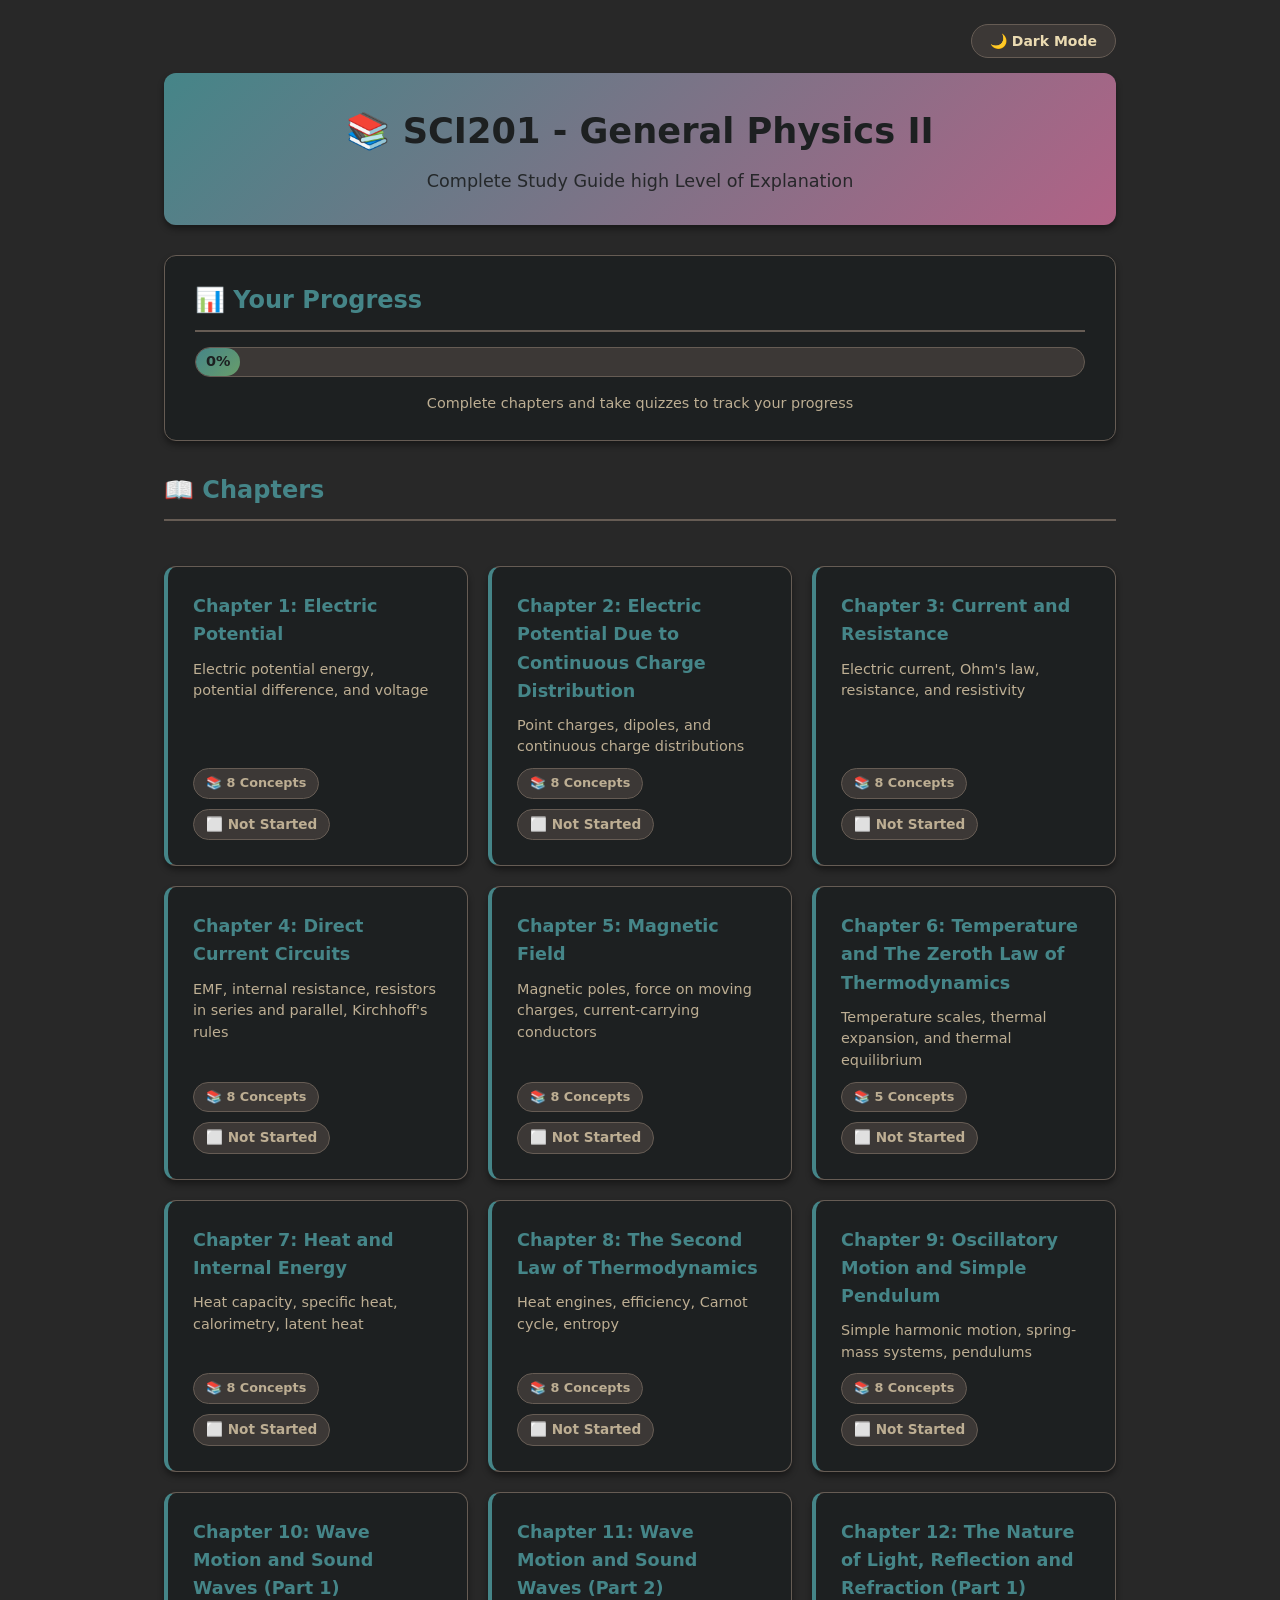
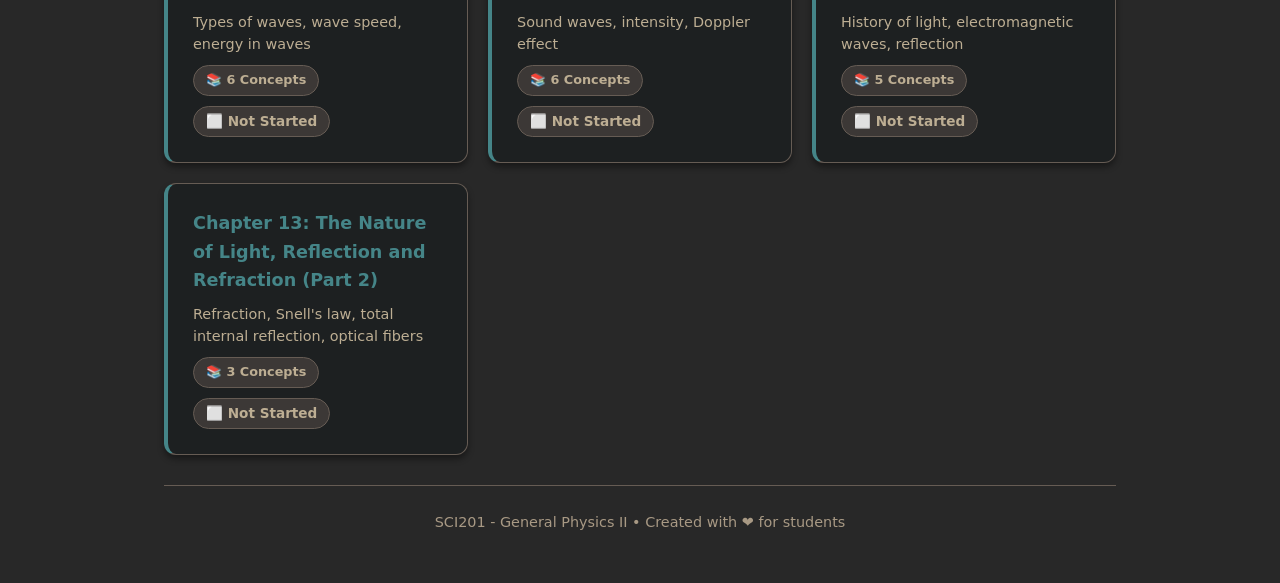
<file: index.html>
<!doctype html>
<html lang="en">
    <head>
        <meta charset="UTF-8" />
        <meta name="viewport" content="width=device-width, initial-scale=1.0" />
        <title>SCI201 - General Physics II</title>
        <link
            rel="stylesheet"
            href="https://cdnjs.cloudflare.com/ajax/libs/font-awesome/6.5.0/css/all.min.css"
        />
        <style>
            /* ================================================================
               GRUVBOX COLOR PALETTE
               ================================================================ */
            :root {
                /* Gruvbox Light */
                --bg: #fbf1c7;
                --bg0_h: #f9f5d7;
                --bg0: #fbf1c7;
                --bg1: #ebdbb2;
                --bg2: #d5c4a1;
                --bg3: #bdae93;
                --bg4: #a89984;
                --fg: #3c3836;
                --fg0: #282828;
                --fg1: #3c3836;
                --fg2: #504945;
                --fg3: #665c54;
                --fg4: #7c6f64;
                --gray: #928374;
                --red: #9d0006;
                --green: #79740e;
                --yellow: #b57614;
                --blue: #076678;
                --purple: #8f3f71;
                --aqua: #427b58;
                --orange: #d65d0e;

                /* Semantic mappings */
                --surface: var(--bg0_h);
                --surface-alt: var(--bg1);
                --text: var(--fg1);
                --text-secondary: var(--fg3);
                --text-muted: var(--fg4);
                --border: var(--bg3);
                --border-light: var(--bg2);
                --primary: var(--blue);
                --primary-light: var(--bg2);
                --accent: var(--yellow);
                --success: var(--green);
                --danger: var(--red);
                --warning: var(--orange);
                --shadow-sm: 0 1px 2px rgba(0, 0, 0, 0.05);
                --shadow:
                    0 4px 6px rgba(0, 0, 0, 0.04), 0 1px 3px rgba(0, 0, 0, 0.06);
                --radius: 12px;
                --radius-sm: 8px;
                --transition: 0.2s ease;
            }

            [data-theme="dark"] {
                /* Gruvbox Dark */
                --bg: #282828;
                --bg0_h: #1d2021;
                --bg0: #282828;
                --bg1: #3c3836;
                --bg2: #504945;
                --bg3: #665c54;
                --bg4: #7c6f64;
                --fg: #ebdbb2;
                --fg0: #fbf1c7;
                --fg1: #ebdbb2;
                --fg2: #d5c4a1;
                --fg3: #bdae93;
                --fg4: #a89984;
                --gray: #928374;
                --red: #cc241d;
                --green: #98971a;
                --yellow: #d79921;
                --blue: #458588;
                --purple: #b16286;
                --aqua: #689d6a;
                --orange: #d65d0e;

                /* Semantic overrides */
                --surface: var(--bg0_h);
                --surface-alt: var(--bg1);
                --text: var(--fg1);
                --text-secondary: var(--fg3);
                --text-muted: var(--fg4);
                --border: var(--bg3);
                --border-light: var(--bg2);
                --primary: var(--blue);
                --primary-light: var(--bg2);
                --shadow-sm: 0 1px 2px rgba(0, 0, 0, 0.3);
                --shadow: 0 4px 6px rgba(0, 0, 0, 0.4);
            }

            /* ===== RESET & BASE ===== */
            * {
                margin: 0;
                padding: 0;
                box-sizing: border-box;
            }

            body {
                font-family:
                    system-ui,
                    -apple-system,
                    "Segoe UI",
                    Roboto,
                    sans-serif;
                background: var(--bg);
                color: var(--text);
                line-height: 1.6;
                padding: 1.5rem;
                max-width: 1000px;
                margin: 0 auto;
                transition:
                    background var(--transition),
                    color var(--transition);
            }

            /* ===== THEME TOGGLE ===== */
            .theme-toggle {
                text-align: right;
                margin-bottom: 15px;
            }

            #themeBtn {
                background: var(--surface-alt);
                color: var(--text);
                border: 1px solid var(--border);
                padding: 8px 18px;
                border-radius: 20px;
                cursor: pointer;
                font-size: 14px;
                font-weight: 600;
                transition: all 0.3s ease;
                font-family: inherit;
            }

            #themeBtn:hover {
                background: var(--primary);
                color: var(--bg0_h);
                border-color: var(--primary);
                transform: scale(1.05);
            }

            /* ===== HEADER ===== */
            header {
                background: linear-gradient(135deg, var(--blue), var(--purple));
                color: var(--bg0_h);
                padding: 30px 35px;
                border-radius: var(--radius);
                margin-bottom: 30px;
                text-align: center;
                transition: background 0.3s ease;
                box-shadow: var(--shadow);
            }

            header h1 {
                font-size: 2.2em;
                margin-bottom: 8px;
                color: var(--bg0_h);
            }

            header p {
                font-size: 1.1em;
                opacity: 0.9;
                color: var(--bg0_h);
            }

            /* ===== MAIN CONTENT ===== */
            main {
                display: flex;
                flex-direction: column;
                gap: 30px;
            }

            h2 {
                color: var(--primary);
                font-size: 1.5em;
                margin-bottom: 15px;
                padding-bottom: 10px;
                border-bottom: 2px solid var(--border);
            }

            /* ===== PROGRESS SECTION ===== */
            .progress-section {
                background: var(--surface);
                padding: 25px 30px;
                border-radius: var(--radius);
                box-shadow: var(--shadow);
                border: 1px solid var(--border);
            }

            .progress-bar-container {
                background: var(--surface-alt);
                border-radius: 20px;
                height: 30px;
                overflow: hidden;
                margin: 15px 0;
                border: 1px solid var(--border);
            }

            .progress-bar {
                background: linear-gradient(135deg, var(--blue), var(--aqua));
                height: 100%;
                border-radius: 20px;
                display: flex;
                align-items: center;
                justify-content: center;
                color: var(--bg0_h);
                font-weight: 700;
                font-size: 0.9em;
                transition: width 0.5s ease;
                min-width: fit-content;
                padding: 0 10px;
            }

            #progressText {
                color: var(--text-secondary);
                font-size: 0.9em;
                text-align: center;
            }

            /* ===== CHAPTER LIST ===== */
            .chapter-list {
                display: grid;
                grid-template-columns: repeat(auto-fill, minmax(300px, 1fr));
                gap: 20px;
            }

            .chapter-card {
                background: var(--surface);
                padding: 25px;
                border-radius: var(--radius);
                box-shadow: var(--shadow);
                border: 1px solid var(--border);
                border-left: 4px solid var(--primary);
                transition: all 0.3s ease;
                display: flex;
                flex-direction: column;
                gap: 10px;
            }

            .chapter-card:hover {
                box-shadow: 0 4px 20px rgba(0, 0, 0, 0.12);
                transform: translateY(-2px);
                border-left-color: var(--purple);
            }

            .chapter-card h3 {
                font-size: 1.1em;
                margin: 0;
            }

            .chapter-card h3 a {
                color: var(--primary);
                text-decoration: none;
                transition: color 0.3s ease;
            }

            .chapter-card h3 a:hover {
                color: var(--purple);
                text-decoration: underline;
            }

            .chapter-card p {
                color: var(--text-secondary);
                font-size: 0.9em;
                line-height: 1.5;
                flex-grow: 1;
            }

            .badge {
                display: inline-block;
                background: var(--surface-alt);
                color: var(--text-secondary);
                padding: 4px 12px;
                border-radius: 20px;
                font-size: 0.8em;
                font-weight: 600;
                border: 1px solid var(--border);
                align-self: flex-start;
            }

            .status {
                font-weight: 600;
                font-size: 0.85em;
                padding: 4px 12px;
                border-radius: 20px;
                align-self: flex-start;
            }

            .status:contains("✅") {
                background: var(--green);
                color: var(--bg0_h);
            }

            .status:contains("📖") {
                background: var(--yellow);
                color: var(--bg0_h);
            }

            /* Status colors based on text content (handled by JS) */
            .status-completed {
                background: var(--green);
                color: var(--bg0_h);
                padding: 4px 12px;
                border-radius: 20px;
            }

            .status-viewed {
                background: var(--yellow);
                color: var(--bg0_h);
                padding: 4px 12px;
                border-radius: 20px;
            }

            .status-not-started {
                background: var(--surface-alt);
                color: var(--text-secondary);
                padding: 4px 12px;
                border-radius: 20px;
                border: 1px solid var(--border);
            }

            /* ===== FOOTER ===== */
            footer {
                text-align: center;
                padding: 25px;
                color: var(--text-muted);
                border-top: 1px solid var(--border);
                margin-top: 30px;
                font-size: 0.9em;
            }

            /* ===== RESPONSIVE ===== */
            @media (max-width: 768px) {
                body {
                    padding: 12px;
                }

                header {
                    padding: 20px;
                }

                header h1 {
                    font-size: 1.6em;
                }

                .chapter-list {
                    grid-template-columns: 1fr;
                }

                .progress-section {
                    padding: 18px 16px;
                }
            }
            .scroll-top-btn {
                position: fixed;
                bottom: 2rem;
                right: 2rem;
                z-index: 100;
                background: var(--primary);
                color: var(--bg0_h);
                border: none;
                width: 44px;
                height: 44px;
                border-radius: 50%;
                font-size: 1.2rem;
                cursor: pointer;
                box-shadow: var(--shadow);
                display: none;
                align-items: center;
                justify-content: center;
                transition: all 0.3s ease;
            }
            .scroll-top-btn.visible {
                display: flex;
            }
            .scroll-top-btn:hover {
                filter: brightness(1.1);
                transform: translateY(-2px);
            }
            @media (max-width: 768px) {
                .scroll-top-btn {
                    bottom: 1.5rem;
                    right: 1.5rem;
                }
            }
        </style>
    </head>
    <body>
        <!-- Theme Toggle -->
        <div class="theme-toggle">
            <button onclick="toggleTheme()" id="themeBtn">🌙 Dark Mode</button>
        </div>

        <header>
            <h1>📚 SCI201 - General Physics II</h1>
            <p>Complete Study Guide high Level of Explanation</p>
        </header>

        <main>
            <!-- Progress Section -->
            <section class="progress-section">
                <h2>📊 Your Progress</h2>
                <div class="progress-bar-container">
                    <div
                        class="progress-bar"
                        id="progressBar"
                        style="width: 0%"
                    >
                        0%
                    </div>
                </div>
                <p id="progressText">
                    Complete chapters and take quizzes to track your progress
                </p>
            </section>

            <h2>📖 Chapters</h2>
            <div class="chapter-list">
                <div class="chapter-card" data-chapter="1">
                    <h3>
                        <a href="chapters/chapter1.html"
                            >Chapter 1: Electric Potential</a
                        >
                    </h3>
                    <p>
                        Electric potential energy, potential difference, and
                        voltage
                    </p>
                    <span class="badge">📚 8 Concepts</span>
                    <span class="status" id="status1">⬜ Not Started</span>
                </div>

                <div class="chapter-card" data-chapter="2">
                    <h3>
                        <a href="chapters/chapter2.html"
                            >Chapter 2: Electric Potential Due to Continuous
                            Charge Distribution</a
                        >
                    </h3>
                    <p>
                        Point charges, dipoles, and continuous charge
                        distributions
                    </p>
                    <span class="badge">📚 8 Concepts</span>
                    <span class="status" id="status2">⬜ Not Started</span>
                </div>

                <div class="chapter-card" data-chapter="3">
                    <h3>
                        <a href="chapters/chapter3.html"
                            >Chapter 3: Current and Resistance</a
                        >
                    </h3>
                    <p>
                        Electric current, Ohm's law, resistance, and resistivity
                    </p>
                    <span class="badge">📚 8 Concepts</span>
                    <span class="status" id="status3">⬜ Not Started</span>
                </div>

                <div class="chapter-card" data-chapter="4">
                    <h3>
                        <a href="chapters/chapter4.html"
                            >Chapter 4: Direct Current Circuits</a
                        >
                    </h3>
                    <p>
                        EMF, internal resistance, resistors in series and
                        parallel, Kirchhoff's rules
                    </p>
                    <span class="badge">📚 8 Concepts</span>
                    <span class="status" id="status4">⬜ Not Started</span>
                </div>

                <div class="chapter-card" data-chapter="5">
                    <h3>
                        <a href="chapters/chapter5.html"
                            >Chapter 5: Magnetic Field</a
                        >
                    </h3>
                    <p>
                        Magnetic poles, force on moving charges,
                        current-carrying conductors
                    </p>
                    <span class="badge">📚 8 Concepts</span>
                    <span class="status" id="status5">⬜ Not Started</span>
                </div>

                <div class="chapter-card" data-chapter="6">
                    <h3>
                        <a href="chapters/chapter6.html"
                            >Chapter 6: Temperature and The Zeroth Law of
                            Thermodynamics</a
                        >
                    </h3>
                    <p>
                        Temperature scales, thermal expansion, and thermal
                        equilibrium
                    </p>
                    <span class="badge">📚 5 Concepts</span>
                    <span class="status" id="status6">⬜ Not Started</span>
                </div>

                <div class="chapter-card" data-chapter="7">
                    <h3>
                        <a href="chapters/chapter7.html"
                            >Chapter 7: Heat and Internal Energy</a
                        >
                    </h3>
                    <p>
                        Heat capacity, specific heat, calorimetry, latent heat
                    </p>
                    <span class="badge">📚 8 Concepts</span>
                    <span class="status" id="status7">⬜ Not Started</span>
                </div>

                <div class="chapter-card" data-chapter="8">
                    <h3>
                        <a href="chapters/chapter8.html"
                            >Chapter 8: The Second Law of Thermodynamics</a
                        >
                    </h3>
                    <p>Heat engines, efficiency, Carnot cycle, entropy</p>
                    <span class="badge">📚 8 Concepts</span>
                    <span class="status" id="status8">⬜ Not Started</span>
                </div>

                <div class="chapter-card" data-chapter="9">
                    <h3>
                        <a href="chapters/chapter9.html"
                            >Chapter 9: Oscillatory Motion and Simple
                            Pendulum</a
                        >
                    </h3>
                    <p>
                        Simple harmonic motion, spring-mass systems, pendulums
                    </p>
                    <span class="badge">📚 8 Concepts</span>
                    <span class="status" id="status9">⬜ Not Started</span>
                </div>

                <div class="chapter-card" data-chapter="10">
                    <h3>
                        <a href="chapters/chapter10.html"
                            >Chapter 10: Wave Motion and Sound Waves (Part 1)</a
                        >
                    </h3>
                    <p>Types of waves, wave speed, energy in waves</p>
                    <span class="badge">📚 6 Concepts</span>
                    <span class="status" id="status10">⬜ Not Started</span>
                </div>

                <div class="chapter-card" data-chapter="11">
                    <h3>
                        <a href="chapters/chapter11.html"
                            >Chapter 11: Wave Motion and Sound Waves (Part 2)</a
                        >
                    </h3>
                    <p>Sound waves, intensity, Doppler effect</p>
                    <span class="badge">📚 6 Concepts</span>
                    <span class="status" id="status11">⬜ Not Started</span>
                </div>

                <div class="chapter-card" data-chapter="12">
                    <h3>
                        <a href="chapters/chapter12.html"
                            >Chapter 12: The Nature of Light, Reflection and
                            Refraction (Part 1)</a
                        >
                    </h3>
                    <p>History of light, electromagnetic waves, reflection</p>
                    <span class="badge">📚 5 Concepts</span>
                    <span class="status" id="status12">⬜ Not Started</span>
                </div>

                <div class="chapter-card" data-chapter="13">
                    <h3>
                        <a href="chapters/chapter13.html"
                            >Chapter 13: The Nature of Light, Reflection and
                            Refraction (Part 2)</a
                        >
                    </h3>
                    <p>
                        Refraction, Snell's law, total internal reflection,
                        optical fibers
                    </p>
                    <span class="badge">📚 3 Concepts</span>
                    <span class="status" id="status13">⬜ Not Started</span>
                </div>
            </div>
        </main>

        <footer>
            <p>
                SCI201 - General Physics II &bull; Created with ❤️ for students
            </p>
        </footer>

        <button
            class="scroll-top-btn"
            onclick="window.scrollTo({ top: 0, behavior: 'smooth' })"
            title="Back to top"
        >
            <i class="fa-solid fa-arrow-up"></i>
        </button>
        <script>
            // ============================================================
            // THEME TOGGLE
            // ============================================================
            function toggleTheme() {
                const html = document.documentElement;
                const current = html.getAttribute("data-theme");
                const newTheme = current === "dark" ? "light" : "dark";
                html.setAttribute("data-theme", newTheme);
                localStorage.setItem("garden_theme", newTheme);
                const btn = document.getElementById("themeBtn");
                if (btn)
                    btn.textContent =
                        newTheme === "dark" ? "🌙 Dark Mode" : "☀️ Light Mode";
            }

            document.addEventListener("DOMContentLoaded", function () {
                const savedTheme =
                    localStorage.getItem("garden_theme") || "dark";
                document.documentElement.setAttribute("data-theme", savedTheme);
                const btn = document.getElementById("themeBtn");
                if (btn)
                    btn.textContent =
                        savedTheme === "dark"
                            ? "🌙 Dark Mode"
                            : "☀️ Light Mode";

                // Load progress
                loadProgress();
            });

            // ============================================================
            // PROGRESS TRACKING
            // ============================================================
            function loadProgress() {
                const totalChapters = 13;
                let completedCount = 0;

                for (let i = 1; i <= totalChapters; i++) {
                    const status =
                        localStorage.getItem(`chapter_${i}_status`) ||
                        "not-started";
                    const statusEl = document.getElementById(`status${i}`);

                    if (statusEl) {
                        // Remove old classes
                        statusEl.classList.remove(
                            "status-completed",
                            "status-viewed",
                            "status-not-started",
                        );

                        if (status === "completed") {
                            statusEl.textContent = "✅ Completed";
                            statusEl.classList.add("status-completed");
                            completedCount++;
                        } else if (status === "viewed") {
                            statusEl.textContent = "📖 In Progress";
                            statusEl.classList.add("status-viewed");
                        } else {
                            statusEl.textContent = "⬜ Not Started";
                            statusEl.classList.add("status-not-started");
                        }
                    }
                }

                // Update progress bar
                const percentage = Math.round(
                    (completedCount / totalChapters) * 100,
                );
                const progressBar = document.getElementById("progressBar");
                const progressText = document.getElementById("progressText");

                if (progressBar) {
                    progressBar.style.width = percentage + "%";
                    progressBar.textContent = percentage + "%";
                }

                if (progressText) {
                    if (percentage === 0) {
                        progressText.textContent =
                            "Complete chapters and take quizzes to track your progress";
                    } else if (percentage === 100) {
                        progressText.textContent =
                            "🎉 Amazing! You've completed all chapters!";
                    } else {
                        progressText.textContent = `You've completed ${completedCount} of ${totalChapters} chapters. Keep going!`;
                    }
                }
            }

            // Refresh progress when page becomes visible (in case user went to a chapter and came back)
            document.addEventListener("visibilitychange", function () {
                if (!document.hidden) {
                    loadProgress();
                }
            });
        </script>
        <script>
            document.querySelector(".scroll-top-btn") &&
                window.addEventListener("scroll", function () {
                    var e = document.querySelector(".scroll-top-btn");
                    e &&
                        (window.scrollY > 300
                            ? e.classList.add("visible")
                            : e.classList.remove("visible"));
                });
        </script>
    </body>
</html>
</file>
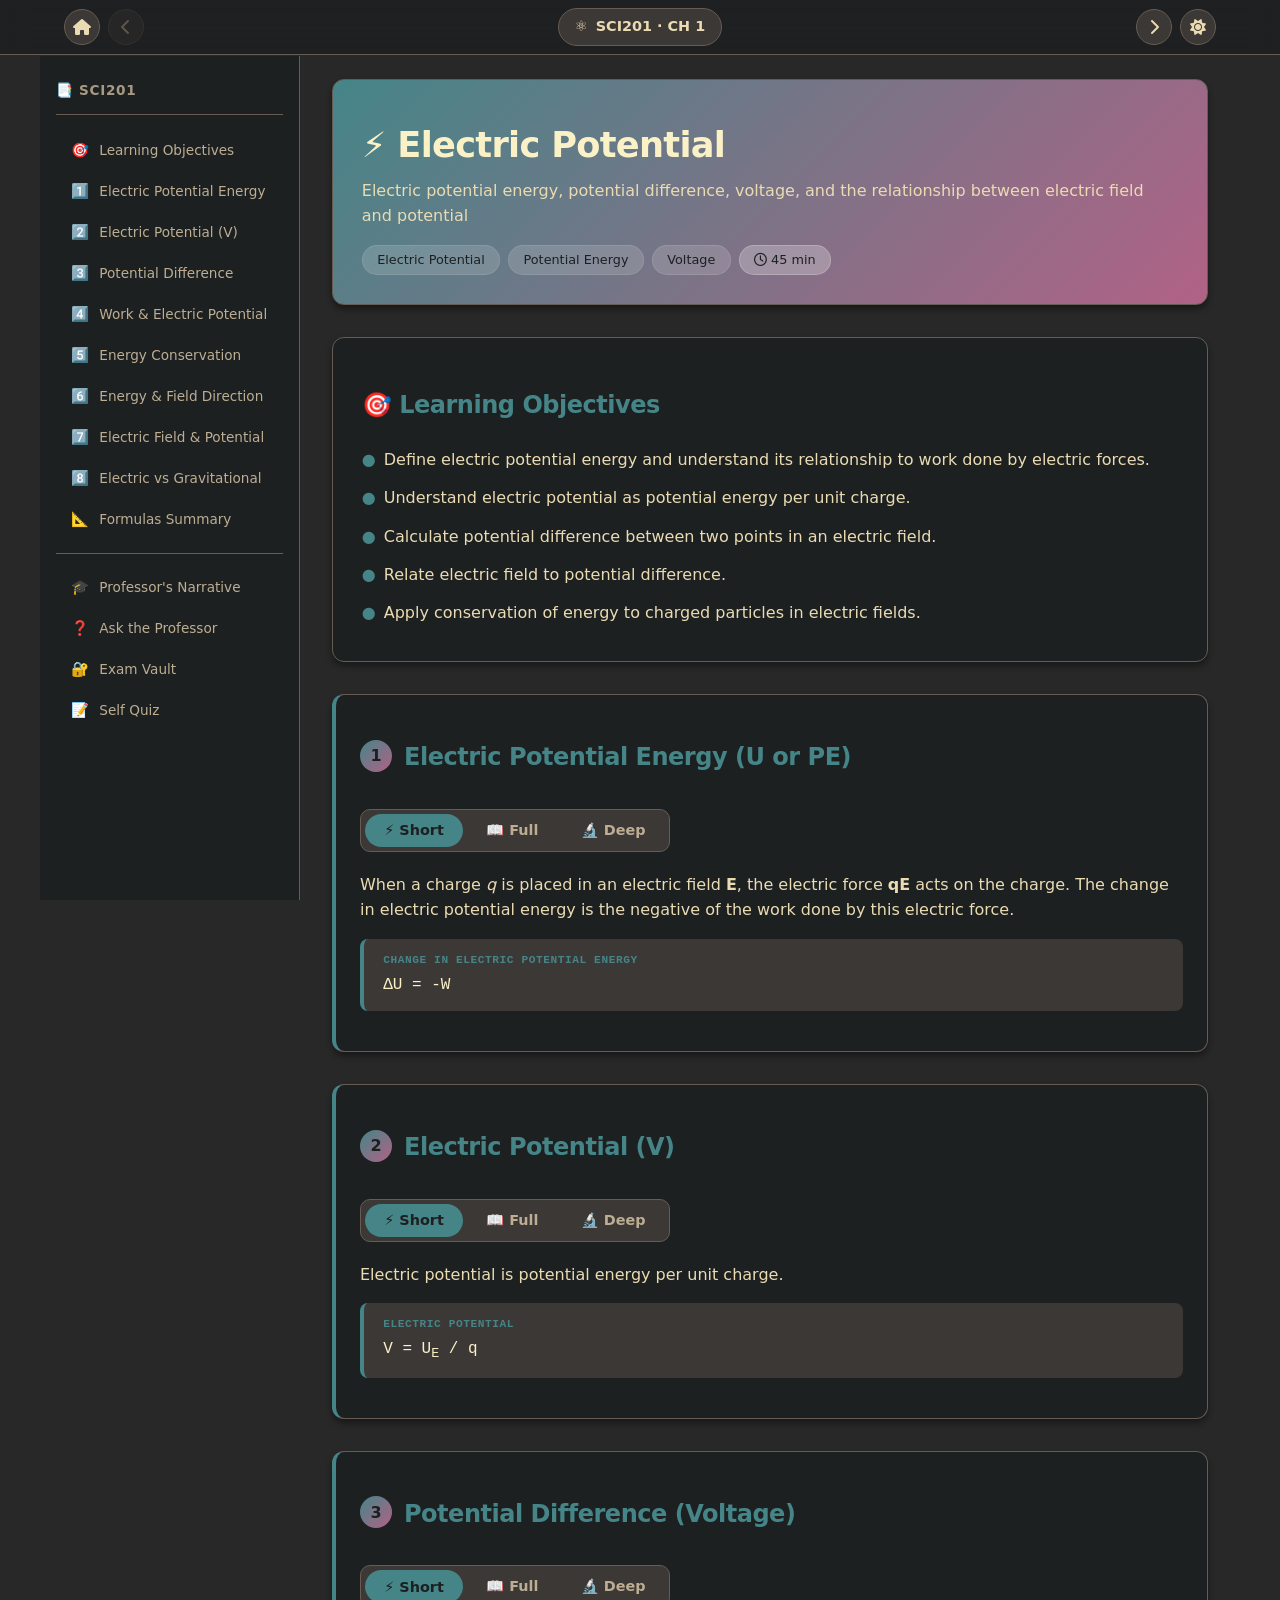
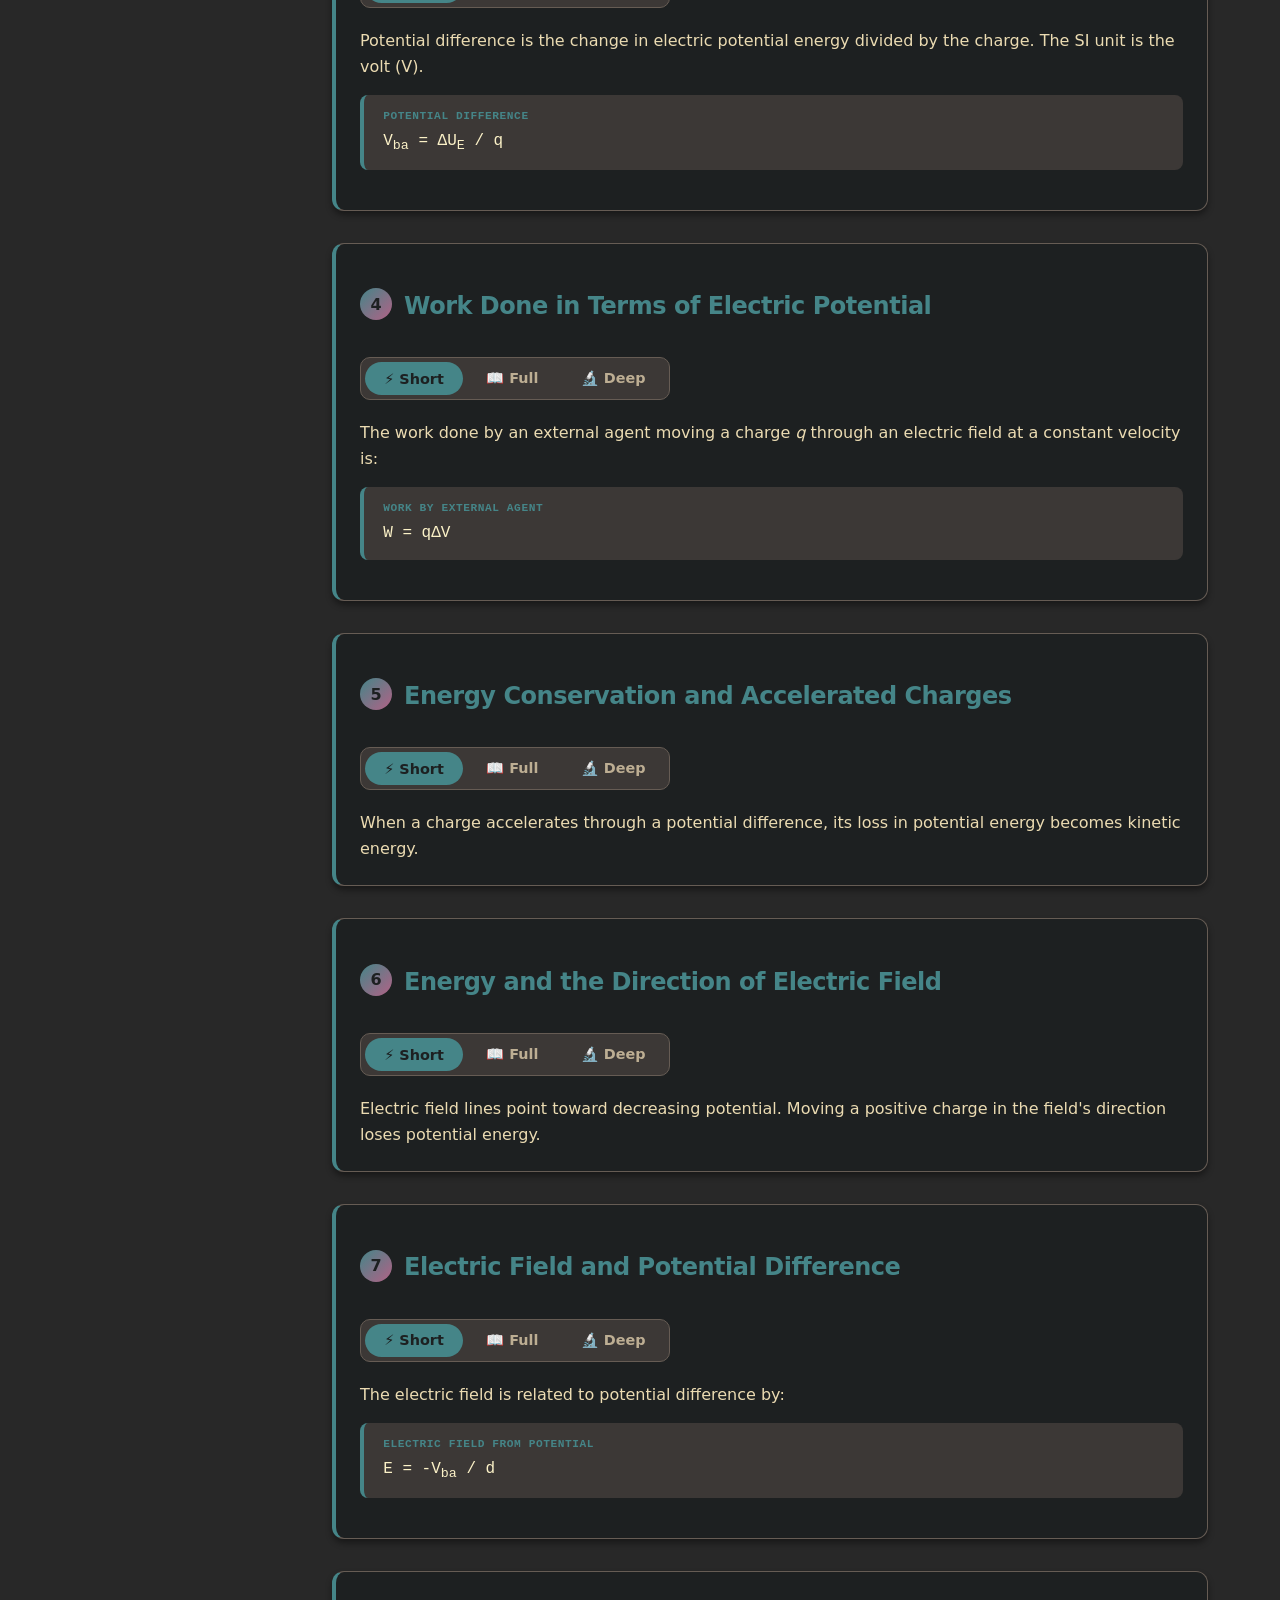
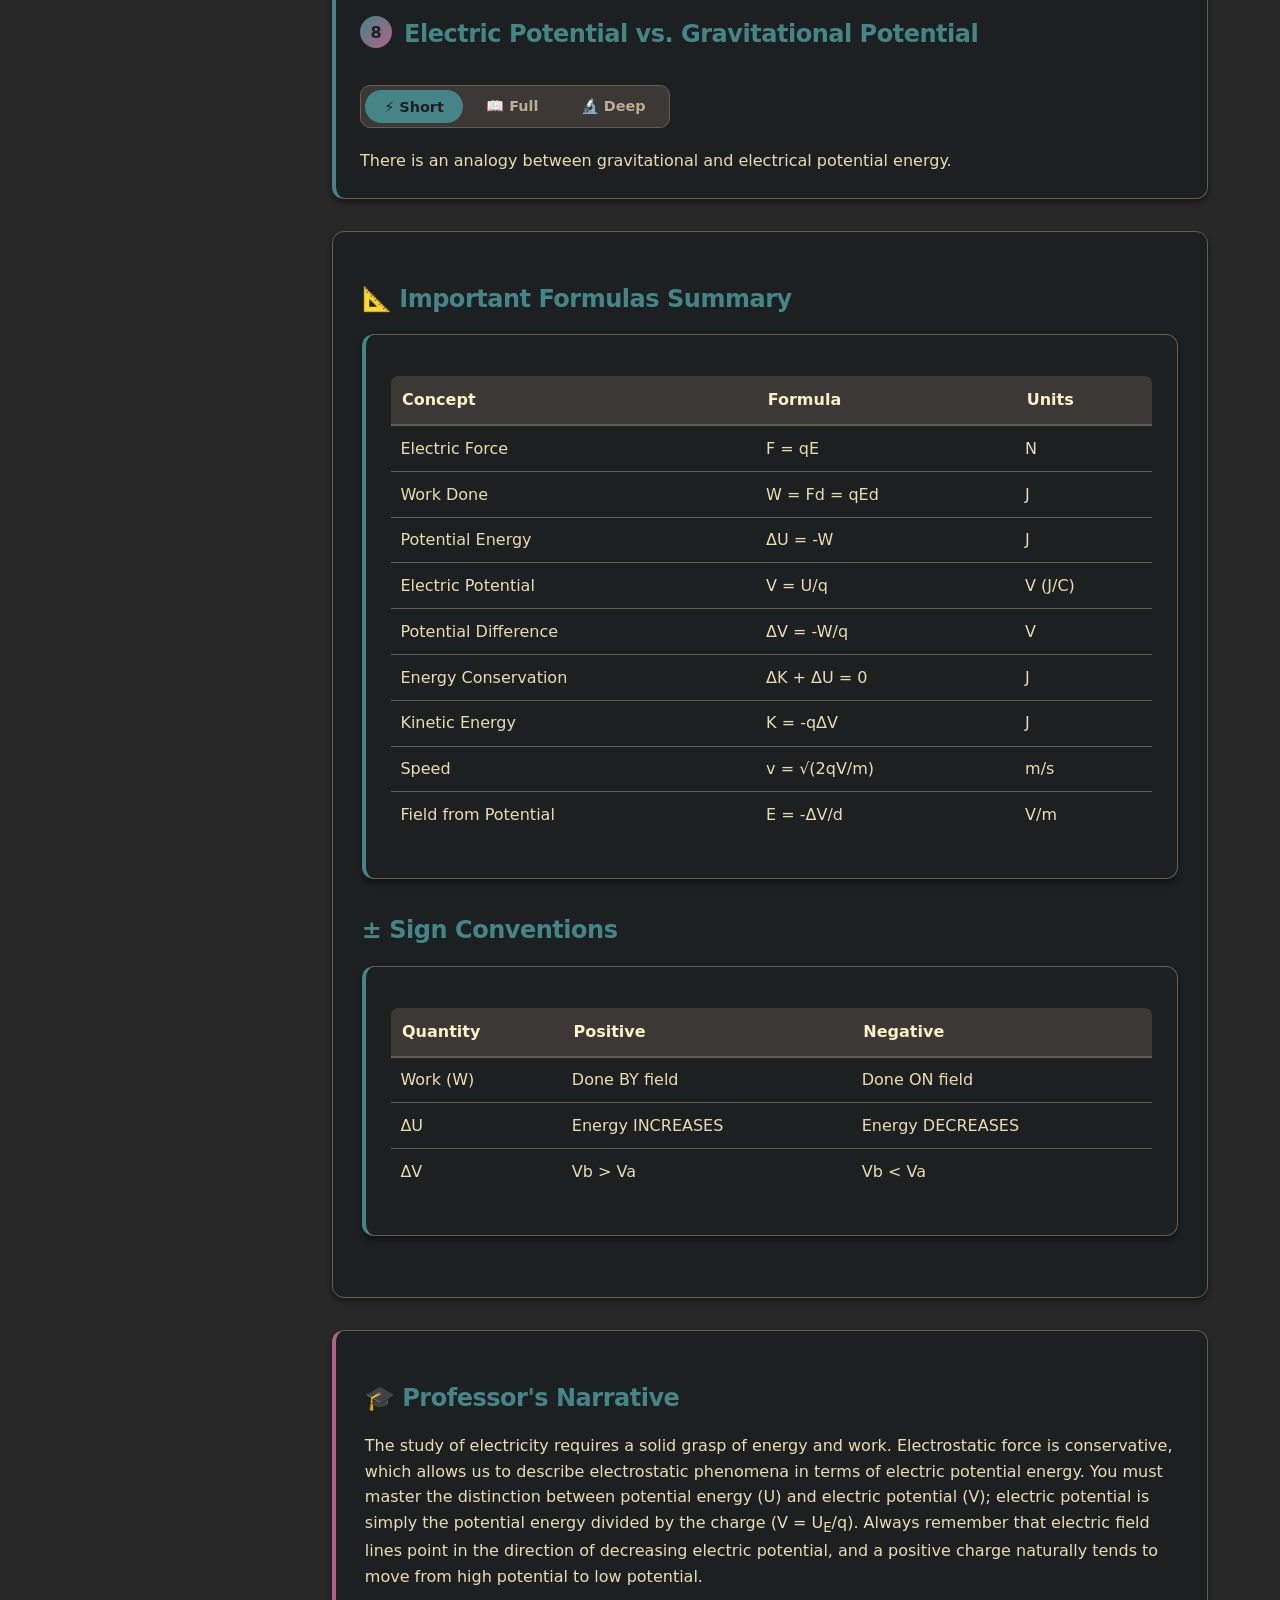
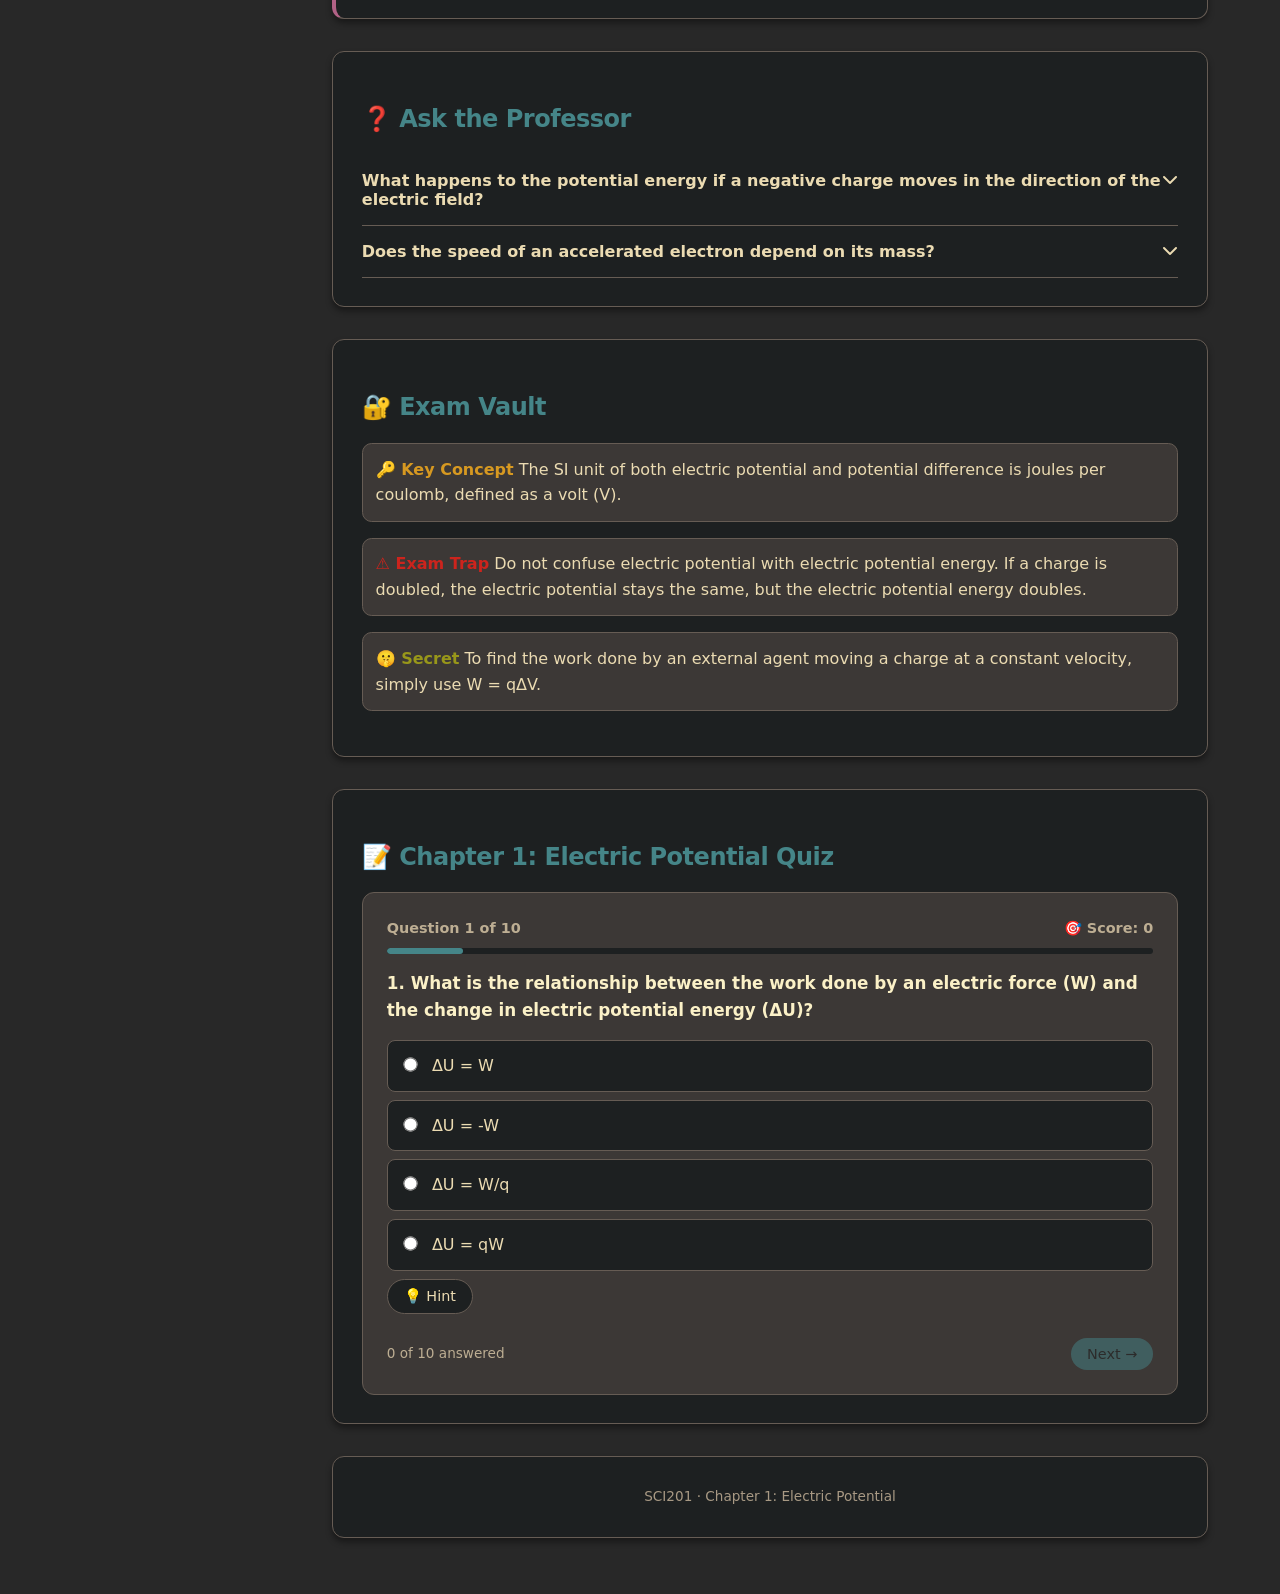
<file: chapters/chapter1.html>
<!doctype html>
<html lang="en">
    <head>
        <meta charset="UTF-8" />
        <meta
            name="viewport"
            content="width=device-width, initial-scale=1.0, user-scalable=yes"
        />
        <title>Chapter 1: Electric Potential · SCI201</title>
        <link
            rel="stylesheet"
            href="https://cdnjs.cloudflare.com/ajax/libs/font-awesome/6.5.0/css/all.min.css"
        />
        <style>
            /* ================================================================
                GRUVBOX COLOR PALETTE
                ================================================================ */
            :root {
                --bg: #fbf1c7;
                --bg0_h: #f9f5d7;
                --bg0: #fbf1c7;
                --bg1: #ebdbb2;
                --bg2: #d5c4a1;
                --bg3: #bdae93;
                --bg4: #a89984;
                --fg: #3c3836;
                --fg0: #282828;
                --fg1: #3c3836;
                --fg2: #504945;
                --fg3: #665c54;
                --fg4: #7c6f64;
                --gray: #928374;
                --red: #9d0006;
                --green: #79740e;
                --yellow: #b57614;
                --blue: #076678;
                --purple: #8f3f71;
                --aqua: #427b58;
                --orange: #d65d0e;
                --surface: var(--bg0_h);
                --surface-alt: var(--bg1);
                --text: var(--fg1);
                --text-secondary: var(--fg3);
                --text-muted: var(--fg4);
                --border: var(--bg3);
                --border-light: var(--bg2);
                --primary: var(--blue);
                --primary-light: var(--bg2);
                --accent: var(--yellow);
                --success: var(--green);
                --danger: var(--red);
                --warning: var(--orange);
                --shadow-sm: 0 1px 2px rgba(0, 0, 0, 0.05);
                --shadow:
                    0 4px 6px rgba(0, 0, 0, 0.04), 0 1px 3px rgba(0, 0, 0, 0.06);
                --radius: 12px;
                --radius-sm: 8px;
                --transition: 0.2s ease;
                --sidebar-width: 260px;
            }

            [data-theme="dark"] {
                --bg: #282828;
                --bg0_h: #1d2021;
                --bg0: #282828;
                --bg1: #3c3836;
                --bg2: #504945;
                --bg3: #665c54;
                --bg4: #7c6f64;
                --fg: #ebdbb2;
                --fg0: #fbf1c7;
                --fg1: #ebdbb2;
                --fg2: #d5c4a1;
                --fg3: #bdae93;
                --fg4: #a89984;
                --gray: #928374;
                --red: #cc241d;
                --green: #98971a;
                --yellow: #d79921;
                --blue: #458588;
                --purple: #b16286;
                --aqua: #689d6a;
                --orange: #d65d0e;
                --surface: var(--bg0_h);
                --surface-alt: var(--bg1);
                --text: var(--fg1);
                --text-secondary: var(--fg3);
                --text-muted: var(--fg4);
                --border: var(--bg3);
                --border-light: var(--bg2);
                --primary: var(--blue);
                --primary-light: var(--bg2);
                --shadow-sm: 0 1px 2px rgba(0, 0, 0, 0.3);
                --shadow: 0 4px 6px rgba(0, 0, 0, 0.4);
            }

            * {
                margin: 0;
                padding: 0;
                box-sizing: border-box;
            }

            body {
                font-family:
                    system-ui,
                    -apple-system,
                    "Segoe UI",
                    Roboto,
                    sans-serif;
                background: var(--bg);
                color: var(--text);
                line-height: 1.6;
                transition:
                    background var(--transition),
                    color var(--transition);
                min-height: 100vh;
                max-width: 1200px;
                margin: 0 auto;
                overflow-x: clip;
            }

            /* ================================================================
                SIDEBAR
                ================================================================ */
            .sidebar {
                width: var(--sidebar-width);
                flex-shrink: 0;
                position: sticky;
                top: 56px;
                height: calc(100vh - 56px);
                background: var(--surface);
                border-inline-end: 1px solid var(--border);
                padding: 1.5rem 1rem;
                display: flex;
                flex-direction: column;
                overflow-y: auto;
                overflow-x: hidden;
                z-index: 10;
                transition:
                    background var(--transition),
                    border-color var(--transition);
            }
            .sidebar-header {
                font-weight: 700;
                font-size: 0.85rem;
                text-transform: uppercase;
                letter-spacing: 0.05em;
                color: var(--text-muted);
                margin-bottom: 1rem;
                padding-bottom: 0.75rem;
                border-bottom: 1px solid var(--border);
            }

            .sidebar-nav {
                list-style: none;
                padding: 0;
                margin: 0;
                display: flex;
                flex-direction: column;
                gap: 2px;
            }

            .sidebar-nav li a {
                display: block;
                padding: 0.5rem 0.75rem;
                border-radius: 6px;
                color: var(--text-secondary);
                text-decoration: none;
                font-size: 0.85rem;
                font-weight: 500;
                transition: all 0.15s ease;
                border-left: 3px solid transparent;
            }

            .sidebar-nav li a:hover {
                background: var(--surface-alt);
                color: var(--text);
                border-left-color: var(--border);
            }

            .sidebar-nav li a.active {
                background: var(--primary-light);
                color: var(--primary);
                font-weight: 600;
                border-left-color: var(--primary);
            }

            .sidebar-nav li a .emoji {
                margin-right: 6px;
                font-size: 0.9rem;
            }

            .sidebar-divider {
                border: none;
                border-top: 1px solid var(--border);
                margin: 0.75rem 0;
            }

            /* ================================================================
                MAIN CONTENT WRAPPER
                ================================================================ */
            .main-wrapper {
                flex: 1;
                min-width: 0;
                padding: 1.5rem 2rem;
            }

            /* ================================================================
                    HEADER & SECTIONS
                    ================================================================ */
            header,
            section,
            footer,
            .concept-card,
            .professor-card,
            .ask-section,
            .vault-section,
            .quiz-section {
                background: var(--surface);
                border-radius: var(--radius);
                padding: 1.8rem;
                margin-bottom: 2rem;
                box-shadow: var(--shadow);
                border: 1px solid var(--border);
            }
            header {
                background: linear-gradient(135deg, var(--blue), var(--purple));
                color: var(--bg0_h);
            }
            h1,
            h2,
            h3 {
                font-weight: 600;
                letter-spacing: -0.02em;
                color: var(--fg0);
                scroll-margin-top: 1rem;
            }

            h1 {
                font-size: 2.2rem;
                margin: 0.5rem 0 0.3rem;
            }

            h2 {
                font-size: 1.5rem;
                margin: 1.2rem 0 1rem;
                display: flex;
                align-items: center;
                gap: 0.5rem;
                color: var(--primary);
            }

            .nav-btn {
                background: var(--primary);
                border: none;
                color: var(--bg0_h);
                padding: 0.5rem 1rem;
                border-radius: 2rem;
                font-weight: 500;
                text-decoration: none;
                display: inline-flex;
                align-items: center;
                gap: 0.4rem;
                font-size: 0.9rem;
                cursor: pointer;
                transition: 0.2s;
                font-family: inherit;
            }

            .nav-btn:hover {
                filter: brightness(1.1);
                text-decoration: none;
                color: var(--bg0_h);
            }

            .nav-btn:disabled {
                opacity: 0.5;
                cursor: not-allowed;
            }

            .tag-list {
                display: flex;
                flex-wrap: wrap;
                gap: 0.5rem;
                margin-top: 1rem;
            }

            .tag {
                background: rgba(255, 255, 255, 0.15);
                color: var(--bg0_h);
                padding: 0.25rem 0.9rem;
                border-radius: 2rem;
                font-size: 0.8rem;
                font-weight: 500;
                border: 1px solid rgba(255, 255, 255, 0.1);
            }

            .tag--accent {
                background: rgba(255, 255, 255, 0.25);
                border-color: rgba(255, 255, 255, 0.2);
            }

            .objectives-list {
                list-style: none;
                padding-left: 0;
            }

            .objectives-list li {
                padding: 0.4rem 0;
                display: flex;
                align-items: baseline;
                gap: 0.5rem;
                color: var(--text);
            }

            .objectives-list li::before {
                content: "●";
                color: var(--primary);
                font-weight: bold;
            }

            .concept-card {
                border-left: 4px solid var(--primary);
                padding: 1.5rem;
                scroll-margin-top: 1rem;
            }

            .concept-header {
                display: flex;
                align-items: center;
                gap: 0.75rem;
                margin-bottom: 1rem;
            }

            .concept-number {
                background: linear-gradient(135deg, var(--blue), var(--purple));
                color: var(--bg0_h);
                width: 32px;
                height: 32px;
                border-radius: 50%;
                display: flex;
                align-items: center;
                justify-content: center;
                font-weight: 700;
            }

            .depth-tabs {
                display: inline-flex;
                gap: 4px;
                margin-bottom: 20px;
                background: var(--surface-alt);
                padding: 4px;
                border-radius: 10px;
                border: 1px solid var(--border);
            }

            .depth-tab {
                background: transparent;
                border: none;
                padding: 0.5rem 1.2rem;
                font-weight: 600;
                color: var(--text-secondary);
                cursor: pointer;
                border-radius: 2rem;
                transition: 0.2s;
                font-size: 0.9rem;
                font-family: inherit;
            }

            .depth-tab.active {
                background: var(--primary);
                color: var(--bg0_h);
            }

            .depth-content {
                display: none;
                animation: fade 0.2s ease;
                color: var(--text);
            }

            .depth-content.active {
                display: block;
            }

            @keyframes fade {
                from {
                    opacity: 0.3;
                }
                to {
                    opacity: 1;
                }
            }

            .formula {
                background: var(--surface-alt);
                padding: 0.8rem 1.2rem;
                border-radius: var(--radius-sm);
                margin: 1rem 0;
                font-family: "Courier New", monospace;
                font-weight: 500;
                border-left: 4px solid var(--primary);
                color: var(--fg0);
            }

            .label {
                display: block;
                font-size: 0.7rem;
                text-transform: uppercase;
                letter-spacing: 0.05em;
                color: var(--primary);
                margin-bottom: 0.2rem;
                font-weight: 600;
            }

            .note-box {
                background: var(--accent);
                border-left: 4px solid var(--orange);
                padding: 0.8rem 1rem;
                border-radius: 0.5rem;
                margin: 1.2rem 0;
                color: var(--bg0_h);
            }

            [data-theme="light"] .note-box {
                color: var(--fg0);
                background: var(--bg2);
            }

            .comparison-table-wrap {
                overflow-x: auto;
                margin: 1rem 0;
            }

            .comparison-table {
                width: 100%;
                border-collapse: collapse;
                background: var(--surface);
                border-radius: 0.5rem;
                overflow: hidden;
                border: 1px solid var(--border);
            }

            .comparison-table th {
                background: var(--surface-alt);
                padding: 0.7rem;
                text-align: left;
                color: var(--fg0);
                border-bottom: 2px solid var(--border);
            }

            .comparison-table td {
                padding: 0.6rem;
                border-bottom: 1px solid var(--border);
                color: var(--text);
            }

            .professor-card {
                border-left: 4px solid var(--purple);
            }

            .vault-entry {
                margin-bottom: 1rem;
                padding: 0.8rem;
                border-radius: 0.6rem;
                background: var(--surface-alt);
                border: 1px solid var(--border);
                color: var(--text);
            }

            .vault-type {
                font-weight: 700;
                margin-bottom: 0.3rem;
            }

            .vault-type--key {
                color: var(--accent);
            }
            .vault-type--trap {
                color: var(--red);
            }
            .vault-type--secret {
                color: var(--green);
            }

            .accordion-item {
                border-bottom: 1px solid var(--border);
            }

            .accordion-trigger {
                width: 100%;
                background: none;
                border: none;
                text-align: left;
                padding: 1rem 0;
                font-weight: 600;
                display: flex;
                justify-content: space-between;
                color: var(--text);
                cursor: pointer;
                font-family: inherit;
                font-size: 1rem;
            }

            .accordion-body {
                max-height: 0;
                overflow: hidden;
                transition: max-height 0.3s ease;
                padding: 0 0.5rem;
                color: var(--text-secondary);
            }

            .accordion-body.open {
                max-height: 200px;
                padding-bottom: 1rem;
            }

            .quiz-card {
                background: var(--surface-alt);
                border: 1px solid var(--border);
                padding: 1.5rem;
                border-radius: var(--radius);
            }

            .quiz-header {
                display: flex;
                justify-content: space-between;
                color: var(--text-secondary);
                margin-bottom: 0.5rem;
                font-weight: 600;
                font-size: 0.9rem;
            }

            .quiz-question {
                font-weight: 600;
                color: var(--fg0);
                margin: 1rem 0;
                font-size: 1.05rem;
                line-height: 1.6;
            }

            .quiz-options label {
                display: block;
                margin: 0.5rem 0;
                cursor: pointer;
                padding: 0.75rem 1rem;
                border-radius: var(--radius-sm);
                border: 1px solid var(--border);
                transition: 0.2s;
                background: var(--surface);
                color: var(--text);
            }

            .quiz-options label:hover {
                border-color: var(--primary);
                background: var(--bg2);
            }

            .quiz-options input[type="radio"] {
                margin-right: 10px;
                accent-color: var(--primary);
                transform: scale(1.1);
            }

            .quiz-feedback {
                background: var(--surface);
                padding: 0.8rem 1rem;
                border-radius: var(--radius-sm);
                margin-top: 1rem;
                border-left: 4px solid var(--primary);
                color: var(--text);
                line-height: 1.6;
            }

            .hidden {
                display: none !important;
            }

            button {
                cursor: pointer;
            }

            footer {
                text-align: center;
                font-size: 0.85rem;
                color: var(--text-muted);
                border-top: 1px solid var(--border);
            }

            #quiz-hint-btn,
            #quiz-prev-btn {
                background: var(--surface);
                color: var(--text);
                border: 1px solid var(--border);
            }

            #quiz-hint-btn:hover,
            #quiz-prev-btn:hover {
                background: var(--primary);
                color: var(--bg0_h);
                border-color: var(--primary);
            }

            #quiz-next-btn,
            #retry-btn {
                background: var(--primary);
                color: var(--bg0_h);
                border: none;
            }

            .score-display {
                color: var(--primary);
                font-weight: 700;
                font-size: 2rem;
            }

            .sidebar-toggle {
                display: none;
                background: var(--primary);
                color: var(--bg0_h);
                border: none;
                width: 40px;
                height: 40px;
                border-radius: 50%;
                font-size: 1.2rem;
                cursor: pointer;
                box-shadow: var(--shadow);
            }

            /* Toolbar */
            .toolbar {
                position: sticky;
                top: 0;
                z-index: 50;
                width: 100vw;
                left: 0;
                right: 0;
                background: rgba(251, 241, 199, 0.85);
                backdrop-filter: blur(12px);
                -webkit-backdrop-filter: blur(12px);
                border-bottom: 1px solid var(--border);
                padding: 0.5rem calc((100vw - 1200px) / 2 + 1.5rem);
                display: flex;
                align-items: center;
                justify-content: space-between;
                gap: 1rem;
                margin-left: calc(-50vw + 600px);
                margin-right: calc(-50vw + 600px);
            }
            [data-theme="dark"] .toolbar {
                background: rgba(29, 32, 33, 0.9);
            }
            .toolbar-left,
            .toolbar-right {
                display: flex;
                align-items: center;
                gap: 0.5rem;
            }
            .toolbar-center {
                display: flex;
                align-items: center;
                gap: 0.5rem;
                font-weight: 700;
                font-size: 0.9rem;
                color: var(--text);
                background: var(--surface-alt);
                padding: 0.4rem 1rem;
                border-radius: 2rem;
                border: 1px solid var(--border);
            }
            .toolbar-btn {
                background: var(--surface-alt);
                border: 1px solid var(--border);
                color: var(--text);
                width: 36px;
                height: 36px;
                border-radius: 50%;
                display: flex;
                align-items: center;
                justify-content: center;
                cursor: pointer;
                text-decoration: none;
                font-size: 1rem;
                transition: all 0.2s ease;
            }
            .toolbar-btn:hover {
                background: var(--primary);
                color: var(--bg0_h);
                border-color: var(--aqua);
            }
            .toolbar-btn.disabled-btn {
                opacity: 0.3;
                cursor: not-allowed;
                pointer-events: none;
            }

            .scroll-top-btn {
                position: fixed;
                bottom: 2rem;
                right: 2rem;
                z-index: 100;
                background: var(--primary);
                color: var(--bg0_h);
                border: none;
                width: 44px;
                height: 44px;
                border-radius: 50%;
                font-size: 1.2rem;
                cursor: pointer;
                box-shadow: var(--shadow);
                display: none;
                align-items: center;
                justify-content: center;
                transition: all 0.3s ease;
            }
            .scroll-top-btn.visible {
                display: flex;
            }
            .scroll-top-btn:hover {
                filter: brightness(1.1);
                transform: translateY(-2px);
            }

            /* MOBILE */
            @media (max-width: 900px) {
                body {
                    flex-direction: column;
                }
                .sidebar {
                    display: none !important;
                }
                .toolbar-hamburger {
                    display: none !important;
                }
                .toolbar {
                    width: 100%;
                    margin-left: 0;
                    margin-right: 0;
                    padding: 0.5rem 1rem;
                    left: 0;
                    right: 0;
                }
                .concept-number {
                    min-width: 32px;
                    min-height: 32px;
                    width: auto;
                    height: auto;
                    padding: 0.25rem 0.5rem;
                    flex-shrink: 0;
                }
                html,
                body {
                    overflow-x: clip;
                    width: 100%;
                }
                .main-wrapper {
                    padding: 1rem;
                    width: 100%;
                }
                .scroll-top-btn {
                    bottom: 1.5rem;
                    right: 1.5rem;
                }
            }
        </style>
    </head>
    <body>
        <!-- ================================================================
             SIDEBAR
             ================================================================ -->
        <aside class="sidebar" id="sidebar">
            <div class="sidebar-header">📑 SCI201</div>
            <ul class="sidebar-nav">
                <li>
                    <a href="#objectives"
                        ><span class="emoji">🎯</span> Learning Objectives</a
                    >
                </li>
                <li>
                    <a href="#concept1"
                        ><span class="emoji">1️⃣</span> Electric Potential
                        Energy</a
                    >
                </li>
                <li>
                    <a href="#concept2"
                        ><span class="emoji">2️⃣</span> Electric Potential (V)</a
                    >
                </li>
                <li>
                    <a href="#concept3"
                        ><span class="emoji">3️⃣</span> Potential Difference</a
                    >
                </li>
                <li>
                    <a href="#concept4"
                        ><span class="emoji">4️⃣</span> Work & Electric
                        Potential</a
                    >
                </li>
                <li>
                    <a href="#concept5"
                        ><span class="emoji">5️⃣</span> Energy Conservation</a
                    >
                </li>
                <li>
                    <a href="#concept6"
                        ><span class="emoji">6️⃣</span> Energy & Field
                        Direction</a
                    >
                </li>
                <li>
                    <a href="#concept7"
                        ><span class="emoji">7️⃣</span> Electric Field &
                        Potential</a
                    >
                </li>
                <li>
                    <a href="#concept8"
                        ><span class="emoji">8️⃣</span> Electric vs
                        Gravitational</a
                    >
                </li>
                <li>
                    <a href="#formulas"
                        ><span class="emoji"> 📐</span> Formulas Summary</a
                    >
                </li>
                <hr class="sidebar-divider" />
                <li>
                    <a href="#narrative"
                        ><span class="emoji">🎓</span> Professor's Narrative</a
                    >
                </li>
                <li>
                    <a href="#ask-professor"
                        ><span class="emoji">❓</span> Ask the Professor</a
                    >
                </li>
                <li>
                    <a href="#exam-vault"
                        ><span class="emoji">🔐</span> Exam Vault</a
                    >
                </li>
                <li>
                    <a href="#quiz"><span class="emoji">📝</span> Self Quiz</a>
                </li>
            </ul>
        </aside>

        <!-- ================================================================
             MAIN CONTENT
             ================================================================ -->
        <div class="main-wrapper">
            <header>
                <h1>⚡ Electric Potential</h1>
                <p style="color: var(--fg)">
                    Electric potential energy, potential difference, voltage,
                    and the relationship between electric field and potential
                </p>
                <div class="tag-list">
                    <span class="tag">Electric Potential</span>
                    <span class="tag">Potential Energy</span>
                    <span class="tag">Voltage</span>
                    <span class="tag tag--accent"
                        ><i class="fa-regular fa-clock"></i> 45 min</span
                    >
                </div>
            </header>
            <main>
                <!-- Learning Objectives -->
                <section id="objectives">
                    <h2>🎯 Learning Objectives</h2>
                    <ul class="objectives-list">
                        <li>
                            Define electric potential energy and understand its
                            relationship to work done by electric forces.
                        </li>
                        <li>
                            Understand electric potential as potential energy
                            per unit charge.
                        </li>
                        <li>
                            Calculate potential difference between two points in
                            an electric field.
                        </li>
                        <li>Relate electric field to potential difference.</li>
                        <li>
                            Apply conservation of energy to charged particles in
                            electric fields.
                        </li>
                    </ul>
                </section>

                <!-- CONCEPT 1 -->
                <div class="concept-card" id="concept1">
                    <div class="concept-header">
                        <span class="concept-number">1</span>
                        <h2>Electric Potential Energy (U or PE)</h2>
                    </div>
                    <div class="depth-tabs">
                        <button class="depth-tab active" data-layer="short">
                            ⚡ Short
                        </button>
                        <button class="depth-tab" data-layer="full">
                            📖 Full
                        </button>
                        <button class="depth-tab" data-layer="deep">
                            🔬 Deep
                        </button>
                    </div>
                    <div data-layer="short" class="depth-content active">
                        <p>
                            When a charge <em>q</em> is placed in an electric
                            field <strong>E</strong>, the electric force
                            <strong>qE</strong> acts on the charge. The change
                            in electric potential energy is the negative of the
                            work done by this electric force.
                        </p>
                        <div class="formula">
                            <span class="label"
                                >Change in Electric Potential Energy</span
                            >
                            ΔU = -W
                        </div>
                    </div>
                    <div data-layer="full" class="depth-content">
                        <p>
                            Electrostatic force is conservative, which allows us
                            to describe electrostatic phenomena in terms of
                            electric potential energy. When a charge
                            <em>q</em> is free to move in an electric field
                            <strong>E</strong>, the electric field will do work
                            on the charge, given as:
                        </p>
                        <div class="formula">
                            <span class="label"
                                >Work Done by Electric Force</span
                            >
                            W = qEd
                        </div>
                        <p>
                            The change in electric potential energy of the
                            charge-field system is the negative of the work done
                            by the electric force:
                        </p>
                        <div class="formula">
                            <span class="label"
                                >Relationship Between Work and Potential
                                Energy</span
                            >
                            ΔU = -W
                        </div>
                    </div>
                    <div data-layer="deep" class="depth-content">
                        <p>
                            For a finite displacement of a charge from a high
                            potential point (a) to a low potential point (b),
                            the change of potential energy is:
                        </p>
                        <div class="formula">
                            <span class="label">Potential Energy Change</span>
                            U<sub>b</sub> - U<sub>a</sub> = -qEd
                        </div>
                        <p>
                            where <em>d</em> is the distance between the
                            charges. For a potential energy to exist, there must
                            be a system of two or more charges. A positive
                            charge naturally tends to move from a high potential
                            to a low potential.
                        </p>
                    </div>
                </div>

                <!-- CONCEPT 2 -->
                <div class="concept-card" id="concept2">
                    <div class="concept-header">
                        <span class="concept-number">2</span>
                        <h2>Electric Potential (V)</h2>
                    </div>
                    <div class="depth-tabs">
                        <button class="depth-tab active" data-layer="short">
                            ⚡ Short
                        </button>
                        <button class="depth-tab" data-layer="full">
                            📖 Full
                        </button>
                        <button class="depth-tab" data-layer="deep">
                            🔬 Deep
                        </button>
                    </div>
                    <div data-layer="short" class="depth-content active">
                        <p>
                            Electric potential is potential energy per unit
                            charge.
                        </p>
                        <div class="formula">
                            <span class="label">Electric Potential</span> V =
                            U<sub>E</sub> / q
                        </div>
                    </div>
                    <div data-layer="full" class="depth-content">
                        <p>
                            Dividing the potential energy by the charge provides
                            a physical quantity called the electric potential
                            (or simply the potential), denoted as
                            <strong>V</strong>. The formula is given as:
                        </p>
                        <div class="formula">
                            <span class="label"
                                >Definition of Electric Potential</span
                            >
                            V = U<sub>E</sub> / q
                        </div>
                    </div>
                    <div data-layer="deep" class="depth-content">
                        <p>
                            Electric potential depends only on the source charge
                            distribution and has a specific value at every point
                            in an electric field. Because potential energy is a
                            scalar quantity, electric potential is also a scalar
                            quantity.
                        </p>
                    </div>
                </div>

                <!-- CONCEPT 3 -->
                <div class="concept-card" id="concept3">
                    <div class="concept-header">
                        <span class="concept-number">3</span>
                        <h2>Potential Difference (Voltage)</h2>
                    </div>
                    <div class="depth-tabs">
                        <button class="depth-tab active" data-layer="short">
                            ⚡ Short
                        </button>
                        <button class="depth-tab" data-layer="full">
                            📖 Full
                        </button>
                        <button class="depth-tab" data-layer="deep">
                            🔬 Deep
                        </button>
                    </div>
                    <div data-layer="short" class="depth-content active">
                        <p>
                            Potential difference is the change in electric
                            potential energy divided by the charge. The SI unit
                            is the volt (V).
                        </p>
                        <div class="formula">
                            <span class="label">Potential Difference</span>
                            V<sub>ba</sub> = ΔU<sub>E</sub> / q
                        </div>
                    </div>
                    <div data-layer="full" class="depth-content">
                        <p>
                            The potential difference ΔV = V<sub>ba</sub> = V<sub
                                >b</sub
                            >
                            - V<sub>a</sub> between two points in an electric
                            field is defined as the change in electric potential
                            energy of the system when a charge <em>q</em> is
                            moved between the points, divided by the charge:
                        </p>
                        <div class="formula">
                            <span class="label"
                                >Potential Difference Definition</span
                            >
                            V<sub>ba</sub> = (U<sub>b</sub> - U<sub>a</sub>) / q
                        </div>
                    </div>
                    <div data-layer="deep" class="depth-content">
                        <p>
                            The difference in potential energy is equal to the
                            negative of the work W<sub>ba</sub> done by the
                            electric field to move the charge from a to b.
                            Therefore, the potential difference is:
                        </p>
                        <div class="formula">
                            <span class="label"
                                >Potential Difference in Terms of Work</span
                            >
                            V<sub>ba</sub> = ΔV = -W<sub>ba</sub> / q
                        </div>
                        <p>
                            The SI unit of both electric potential and potential
                            difference is joules per coulomb, which is defined
                            as a volt (V): 1 V = 1 J/C.
                        </p>
                    </div>
                </div>

                <!-- CONCEPT 4 -->
                <div class="concept-card" id="concept4">
                    <div class="concept-header">
                        <span class="concept-number">4</span>
                        <h2>Work Done in Terms of Electric Potential</h2>
                    </div>
                    <div class="depth-tabs">
                        <button class="depth-tab active" data-layer="short">
                            ⚡ Short
                        </button>
                        <button class="depth-tab" data-layer="full">
                            📖 Full
                        </button>
                        <button class="depth-tab" data-layer="deep">
                            🔬 Deep
                        </button>
                    </div>
                    <div data-layer="short" class="depth-content active">
                        <p>
                            The work done by an external agent moving a charge
                            <em>q</em> through an electric field at a constant
                            velocity is:
                        </p>
                        <div class="formula">
                            <span class="label">Work by External Agent</span> W
                            = qΔV
                        </div>
                    </div>
                    <div data-layer="full" class="depth-content">
                        <p>
                            If an agent moves a charge from point a to point b
                            without changing the kinetic energy of the charge,
                            the agent performs work that changes the potential
                            energy of the system.
                        </p>
                    </div>
                    <div data-layer="deep" class="depth-content">
                        <p>
                            This relationship is expressed as W =
                            ΔU<sub>E</sub>. Consequently, the work done by an
                            external agent in moving a charge <em>q</em> through
                            an electric field at a constant velocity is
                            calculated as:
                        </p>
                        <div class="formula">
                            <span class="label"
                                >Work Done by External Agent</span
                            >
                            W = qΔV
                        </div>
                    </div>
                </div>

                <!-- CONCEPT 5 -->
                <div class="concept-card" id="concept5">
                    <div class="concept-header">
                        <span class="concept-number">5</span>
                        <h2>Energy Conservation and Accelerated Charges</h2>
                    </div>
                    <div class="depth-tabs">
                        <button class="depth-tab active" data-layer="short">
                            ⚡ Short
                        </button>
                        <button class="depth-tab" data-layer="full">
                            📖 Full
                        </button>
                        <button class="depth-tab" data-layer="deep">
                            🔬 Deep
                        </button>
                    </div>
                    <div data-layer="short" class="depth-content active">
                        <p>
                            When a charge accelerates through a potential
                            difference, its loss in potential energy becomes
                            kinetic energy.
                        </p>
                    </div>
                    <div data-layer="full" class="depth-content">
                        <p>
                            By the conservation of energy, the potential energy
                            lost by a charged particle becomes kinetic energy
                            (KE). The equation is:
                        </p>
                        <div class="formula">
                            <span class="label">Conservation of Energy</span>
                            ΔKE + ΔPE = 0 → ΔKE = -ΔPE
                        </div>
                    </div>
                    <div data-layer="deep" class="depth-content">
                        <p>
                            For an electron starting from rest, the initial
                            kinetic energy is zero, so the final KE =
                            -qV<sub>ba</sub>. While electric potential energy
                            depends only on charge and voltage (not mass), the
                            final speed of the particle does depend on its mass.
                            Additionally, negative electrons are attracted
                            toward a positive electrode and repelled from a
                            negative electrode.
                        </p>
                    </div>
                </div>

                <!-- CONCEPT 6 -->
                <div class="concept-card" id="concept6">
                    <div class="concept-header">
                        <span class="concept-number">6</span>
                        <h2>Energy and the Direction of Electric Field</h2>
                    </div>
                    <div class="depth-tabs">
                        <button class="depth-tab active" data-layer="short">
                            ⚡ Short
                        </button>
                        <button class="depth-tab" data-layer="full">
                            📖 Full
                        </button>
                        <button class="depth-tab" data-layer="deep">
                            🔬 Deep
                        </button>
                    </div>
                    <div data-layer="short" class="depth-content active">
                        <p>
                            Electric field lines point toward decreasing
                            potential. Moving a positive charge in the field's
                            direction loses potential energy.
                        </p>
                    </div>
                    <div data-layer="full" class="depth-content">
                        <p>
                            Electric field lines always point in the direction
                            of decreasing electric potential. A system
                            consisting of a positive charge and an electric
                            field loses electric potential energy when the
                            charge moves in the direction of the field.
                        </p>
                    </div>
                    <div data-layer="deep" class="depth-content">
                        <p>
                            The electric field does work on a positive charge
                            when it moves in the field's direction, causing it
                            to gain kinetic energy while the system's potential
                            energy decreases by an equal amount. Conversely, a
                            system with a negative charge gains potential energy
                            when moving in the direction of the field. For a
                            negative charge to move in the direction of the
                            field, an external agent must do positive work on
                            the charge.
                        </p>
                    </div>
                </div>

                <!-- CONCEPT 7 -->
                <div class="concept-card" id="concept7">
                    <div class="concept-header">
                        <span class="concept-number">7</span>
                        <h2>Electric Field and Potential Difference</h2>
                    </div>
                    <div class="depth-tabs">
                        <button class="depth-tab active" data-layer="short">
                            ⚡ Short
                        </button>
                        <button class="depth-tab" data-layer="full">
                            📖 Full
                        </button>
                        <button class="depth-tab" data-layer="deep">
                            🔬 Deep
                        </button>
                    </div>
                    <div data-layer="short" class="depth-content active">
                        <p>
                            The electric field is related to potential
                            difference by:
                        </p>
                        <div class="formula">
                            <span class="label"
                                >Electric Field from Potential</span
                            >
                            E = -V<sub>ba</sub> / d
                        </div>
                    </div>
                    <div data-layer="full" class="depth-content">
                        <p>
                            The relationship between a uniform electric field
                            <strong>E</strong> and potential difference V<sub
                                >ba</sub
                            >
                            is:
                        </p>
                        <div class="formula">
                            <span class="label"
                                >Uniform Field Relationship</span
                            >
                            E = -V<sub>ba</sub> / d = -(V<sub>b</sub> -
                            V<sub>a</sub>) / d
                        </div>
                        <p>
                            where <em>d</em> is the distance between the points.
                        </p>
                    </div>
                    <div data-layer="deep" class="depth-content">
                        <p>
                            The negative sign in the equation indicates that the
                            electric field is directed from a higher potential
                            to a lower potential. Because potential difference
                            has the unit of electric field times distance, the
                            SI unit of the electric field (N/C) can be expressed
                            as volts per meter: 1 N/C = 1 V/m.
                        </p>
                    </div>
                </div>

                <!-- CONCEPT 8 -->
                <div class="concept-card" id="concept8">
                    <div class="concept-header">
                        <span class="concept-number">8</span>
                        <h2>Electric Potential vs. Gravitational Potential</h2>
                    </div>
                    <div class="depth-tabs">
                        <button class="depth-tab active" data-layer="short">
                            ⚡ Short
                        </button>
                        <button class="depth-tab" data-layer="full">
                            📖 Full
                        </button>
                        <button class="depth-tab" data-layer="deep">
                            🔬 Deep
                        </button>
                    </div>
                    <div data-layer="short" class="depth-content active">
                        <p>
                            There is an analogy between gravitational and
                            electrical potential energy.
                        </p>
                    </div>
                    <div data-layer="full" class="depth-content">
                        <p>
                            An analogy exists between gravitational and
                            electrical potential energy; just as a more massive
                            rock has more potential energy, so does a larger
                            charge.
                        </p>
                    </div>
                    <div data-layer="deep" class="depth-content">
                        <p>
                            If a charge <em>Q</em> in an electric field is
                            replaced by a charge <em>2Q</em>, the electric
                            potential stays the same, but the electric potential
                            energy of the system doubles.
                        </p>
                    </div>
                </div>
                <section id="formulas">
                    <h2>📐 Important Formulas Summary</h2>
                    <div class="concept-card">
                        <div class="comparison-table-wrap">
                            <table class="comparison-table">
                                <thead>
                                    <tr>
                                        <th>Concept</th>
                                        <th>Formula</th>
                                        <th>Units</th>
                                    </tr>
                                </thead>
                                <tbody>
                                    <tr>
                                        <td>Electric Force</td>
                                        <td>F = qE</td>
                                        <td>N</td>
                                    </tr>
                                    <tr>
                                        <td>Work Done</td>
                                        <td>W = Fd = qEd</td>
                                        <td>J</td>
                                    </tr>
                                    <tr>
                                        <td>Potential Energy</td>
                                        <td>ΔU = -W</td>
                                        <td>J</td>
                                    </tr>
                                    <tr>
                                        <td>Electric Potential</td>
                                        <td>V = U/q</td>
                                        <td>V (J/C)</td>
                                    </tr>
                                    <tr>
                                        <td>Potential Difference</td>
                                        <td>ΔV = -W/q</td>
                                        <td>V</td>
                                    </tr>
                                    <tr>
                                        <td>Energy Conservation</td>
                                        <td>ΔK + ΔU = 0</td>
                                        <td>J</td>
                                    </tr>
                                    <tr>
                                        <td>Kinetic Energy</td>
                                        <td>K = -qΔV</td>
                                        <td>J</td>
                                    </tr>
                                    <tr>
                                        <td>Speed</td>
                                        <td>v = √(2qV/m)</td>
                                        <td>m/s</td>
                                    </tr>
                                    <tr>
                                        <td>Field from Potential</td>
                                        <td>E = -ΔV/d</td>
                                        <td>V/m</td>
                                    </tr>
                                </tbody>
                            </table>
                        </div>
                    </div>

                    <h2>± Sign Conventions</h2>
                    <div class="concept-card">
                        <div class="comparison-table-wrap">
                            <table class="comparison-table">
                                <thead>
                                    <tr>
                                        <th>Quantity</th>
                                        <th>Positive</th>
                                        <th>Negative</th>
                                    </tr>
                                </thead>
                                <tbody>
                                    <tr>
                                        <td>Work (W)</td>
                                        <td>Done BY field</td>
                                        <td>Done ON field</td>
                                    </tr>
                                    <tr>
                                        <td>ΔU</td>
                                        <td>Energy INCREASES</td>
                                        <td>Energy DECREASES</td>
                                    </tr>
                                    <tr>
                                        <td>ΔV</td>
                                        <td>Vb > Va</td>
                                        <td>Vb < Va</td>
                                    </tr>
                                </tbody>
                            </table>
                        </div>
                    </div>
                </section>

                <!-- Professor's Narrative -->
                <section class="professor-card" id="narrative">
                    <h2>🎓 Professor's Narrative</h2>
                    <p>
                        The study of electricity requires a solid grasp of
                        energy and work. Electrostatic force is conservative,
                        which allows us to describe electrostatic phenomena in
                        terms of electric potential energy. You must master the
                        distinction between potential energy (U) and electric
                        potential (V); electric potential is simply the
                        potential energy divided by the charge (V =
                        U<sub>E</sub>/q). Always remember that electric field
                        lines point in the direction of decreasing electric
                        potential, and a positive charge naturally tends to move
                        from high potential to low potential.
                    </p>
                </section>

                <!-- Ask the Professor -->
                <section class="ask-section" id="ask-professor">
                    <h2>❓ Ask the Professor</h2>
                    <div class="accordion">
                        <div class="accordion-item">
                            <button class="accordion-trigger">
                                What happens to the potential energy if a
                                negative charge moves in the direction of the
                                electric field?
                                <i class="fa-solid fa-chevron-down"></i>
                            </button>
                            <div class="accordion-body">
                                <p>
                                    A system consisting of a negative charge and
                                    an electric field gains potential energy
                                    when the charge moves in the direction of
                                    the field.
                                </p>
                            </div>
                        </div>
                        <div class="accordion-item">
                            <button class="accordion-trigger">
                                Does the speed of an accelerated electron depend
                                on its mass?
                                <i class="fa-solid fa-chevron-down"></i>
                            </button>
                            <div class="accordion-body">
                                <p>
                                    Yes, while the electric potential energy
                                    does not depend on mass, the final speed of
                                    the electron does depend on its mass m.
                                </p>
                            </div>
                        </div>
                    </div>
                </section>

                <!-- Exam Vault -->
                <section class="vault-section" id="exam-vault">
                    <h2>🔐 Exam Vault</h2>
                    <div class="vault-entry">
                        <span class="vault-type vault-type--key"
                            >🔑 Key Concept</span
                        >
                        The SI unit of both electric potential and potential
                        difference is joules per coulomb, defined as a volt (V).
                    </div>
                    <div class="vault-entry">
                        <span class="vault-type vault-type--trap"
                            >⚠️ Exam Trap</span
                        >
                        Do not confuse electric potential with electric
                        potential energy. If a charge is doubled, the electric
                        potential stays the same, but the electric potential
                        energy doubles.
                    </div>
                    <div class="vault-entry">
                        <span class="vault-type vault-type--secret"
                            >🤫 Secret</span
                        >
                        To find the work done by an external agent moving a
                        charge at a constant velocity, simply use W = qΔV.
                    </div>
                </section>

                <!-- Quiz -->
                <section class="quiz-section" id="quiz">
                    <h2>📝 Chapter 1: Electric Potential Quiz</h2>
                    <div id="quiz-container"></div>
                </section>
            </main>

            <footer>SCI201 · Chapter 1: Electric Potential</footer>
        </div>

        <script>
            (function () {
                // THEME TOGGLE
                window.toggleTheme = function () {
                    const html = document.documentElement;
                    const cur = html.getAttribute("data-theme");
                    const next = cur === "dark" ? "light" : "dark";
                    html.setAttribute("data-theme", next);
                    localStorage.setItem("garden_theme", next);
                };
                const saved = localStorage.getItem("garden_theme") || "dark";
                document.documentElement.setAttribute("data-theme", saved);

                // DEPTH TABS
                document.querySelectorAll(".depth-tabs").forEach((tabGroup) => {
                    const card = tabGroup.closest(".concept-card");
                    if (!card) return;
                    const tabs = tabGroup.querySelectorAll(".depth-tab");
                    const contents = card.querySelectorAll(".depth-content");
                    tabs.forEach((tab) => {
                        tab.addEventListener("click", function () {
                            const layer = this.dataset.layer;
                            tabs.forEach((t) => t.classList.remove("active"));
                            this.classList.add("active");
                            contents.forEach((c) => {
                                c.classList.remove("active");
                                if (c.dataset.layer === layer)
                                    c.classList.add("active");
                            });
                        });
                    });
                });

                // ACCORDION
                document
                    .querySelectorAll(".accordion-trigger")
                    .forEach((btn) => {
                        btn.addEventListener("click", function () {
                            const body = this.nextElementSibling;
                            const isOpen = body.classList.contains("open");
                            const section = this.closest(".accordion");
                            section
                                .querySelectorAll(".accordion-body")
                                .forEach((b) => b.classList.remove("open"));
                            if (!isOpen) body.classList.add("open");
                        });
                    });

                // Mark chapter as viewed
                const currentStatus = localStorage.getItem("chapter_1_status");
                if (!currentStatus || currentStatus === "not-started") {
                    localStorage.setItem("chapter_1_status", "viewed");
                }
            })();
        </script>

        <script src="../js/quiz.js"></script>
        <script>
            initQuiz({
                chapterNum: 1,
                quizData: [
                    {
                        question:
                            "1. What is the relationship between the work done by an electric force (W) and the change in electric potential energy (ΔU)?",
                        options: ["ΔU = W", "ΔU = -W", "ΔU = W/q", "ΔU = qW"],
                        correct: 1,
                        explanation:
                            "The electric field does work on the charge, and the potential energy of the system changes by the negative of that work.",
                        hint: "The electric field does work on the charge, and the potential energy of the system changes by the negative of that work.",
                    },
                    {
                        question: "2. Electric potential (V) is defined as:",
                        options: [
                            "Force per unit charge",
                            "Work per unit charge",
                            "Potential energy per unit charge",
                            "Electric field per unit charge",
                        ],
                        correct: 2,
                        explanation: "Look at the formula V = U/q.",
                        hint: "Look at the formula V = U/q.",
                    },
                    {
                        question:
                            "3. Which of the following is true regarding electric potential?",
                        options: [
                            "It is a vector quantity.",
                            "It is a scalar quantity.",
                            "It only exists if a charge is moving.",
                            "It is measured in Newtons.",
                        ],
                        correct: 1,
                        explanation:
                            "Potential energy is a scalar; therefore, potential is also a scalar.",
                        hint: "Potential energy is a scalar; therefore, potential is also a scalar.",
                    },
                    {
                        question:
                            "4. What is the SI unit for electric potential difference?",
                        options: ["Joule", "Newton", "Coulomb", "Volt"],
                        correct: 3,
                        explanation: "It is defined as Joules per Coulomb.",
                        hint: "It is defined as Joules per Coulomb.",
                    },
                    {
                        question:
                            "5. How does a positive charge move in an electric field naturally?",
                        options: [
                            "From low potential to high potential",
                            "From high potential to low potential",
                            "It stays at the same potential",
                            "It moves perpendicular to the electric field",
                        ],
                        correct: 1,
                        explanation:
                            "Positive charges follow the direction of the electric field lines, which point toward decreasing potential.",
                        hint: "Positive charges follow the direction of the electric field lines, which point toward decreasing potential.",
                    },
                    {
                        question:
                            "6. For a uniform electric field, what is the formula relating electric field (E), potential difference (Vba), and distance (d)?",
                        options: [
                            "E = Vba × d",
                            "E = Vba / d",
                            "E = -Vba / d",
                            "E = d / Vba",
                        ],
                        correct: 2,
                        explanation:
                            "The negative sign indicates the direction of the field relative to the potential drop.",
                        hint: "The negative sign indicates the direction of the field relative to the potential drop.",
                    },
                    {
                        question:
                            "7. If you double the test charge q in a fixed electric field, what happens to the electric potential V?",
                        options: [
                            "It doubles.",
                            "It is halved.",
                            "It stays the same.",
                            "It quadruples.",
                        ],
                        correct: 2,
                        explanation:
                            "V is a property of the field's position, not the charge placed in it.",
                        hint: "V is a property of the field's position, not the charge placed in it.",
                    },
                    {
                        question:
                            "8. If an external agent moves a charge q through a potential difference ΔV at a constant velocity, the work done is:",
                        options: [
                            "W = q ΔV",
                            "W = ΔV / q",
                            "W = 0",
                            "W = q² ΔV",
                        ],
                        correct: 0,
                        explanation:
                            "Work is required to change the system's potential energy.",
                        hint: "Work is required to change the system's potential energy.",
                    },
                    {
                        question: "9. The unit 1 N/C is equivalent to:",
                        options: ["1 J/m", "1 V/m", "1 C/m", "1 J/V"],
                        correct: 1,
                        explanation: "Use the relationship E = V/d.",
                        hint: "Use the relationship E = V/d.",
                    },
                    {
                        question:
                            "10. When a charged particle is accelerated by an electric field, its change in kinetic energy (ΔK) is related to its change in potential energy (ΔU) by:",
                        options: ["ΔK = ΔU", "ΔK = -ΔU", "ΔK = 1/ΔU", "ΔK = 0"],
                        correct: 1,
                        explanation:
                            "Use the principle of conservation of energy: ΔK + ΔU = 0.",
                        hint: "Use the principle of conservation of energy: ΔK + ΔU = 0.",
                    },
                ],
            });
        </script>
        <button
            class="scroll-top-btn"
            onclick="window.scrollTo({ top: 0, behavior: 'smooth' })"
            title="Back to top"
        >
            <i class="fa-solid fa-arrow-up"></i>
        </button>

        <script src="../js/toolbar.js"></script>
    </body>
</html>
</file>
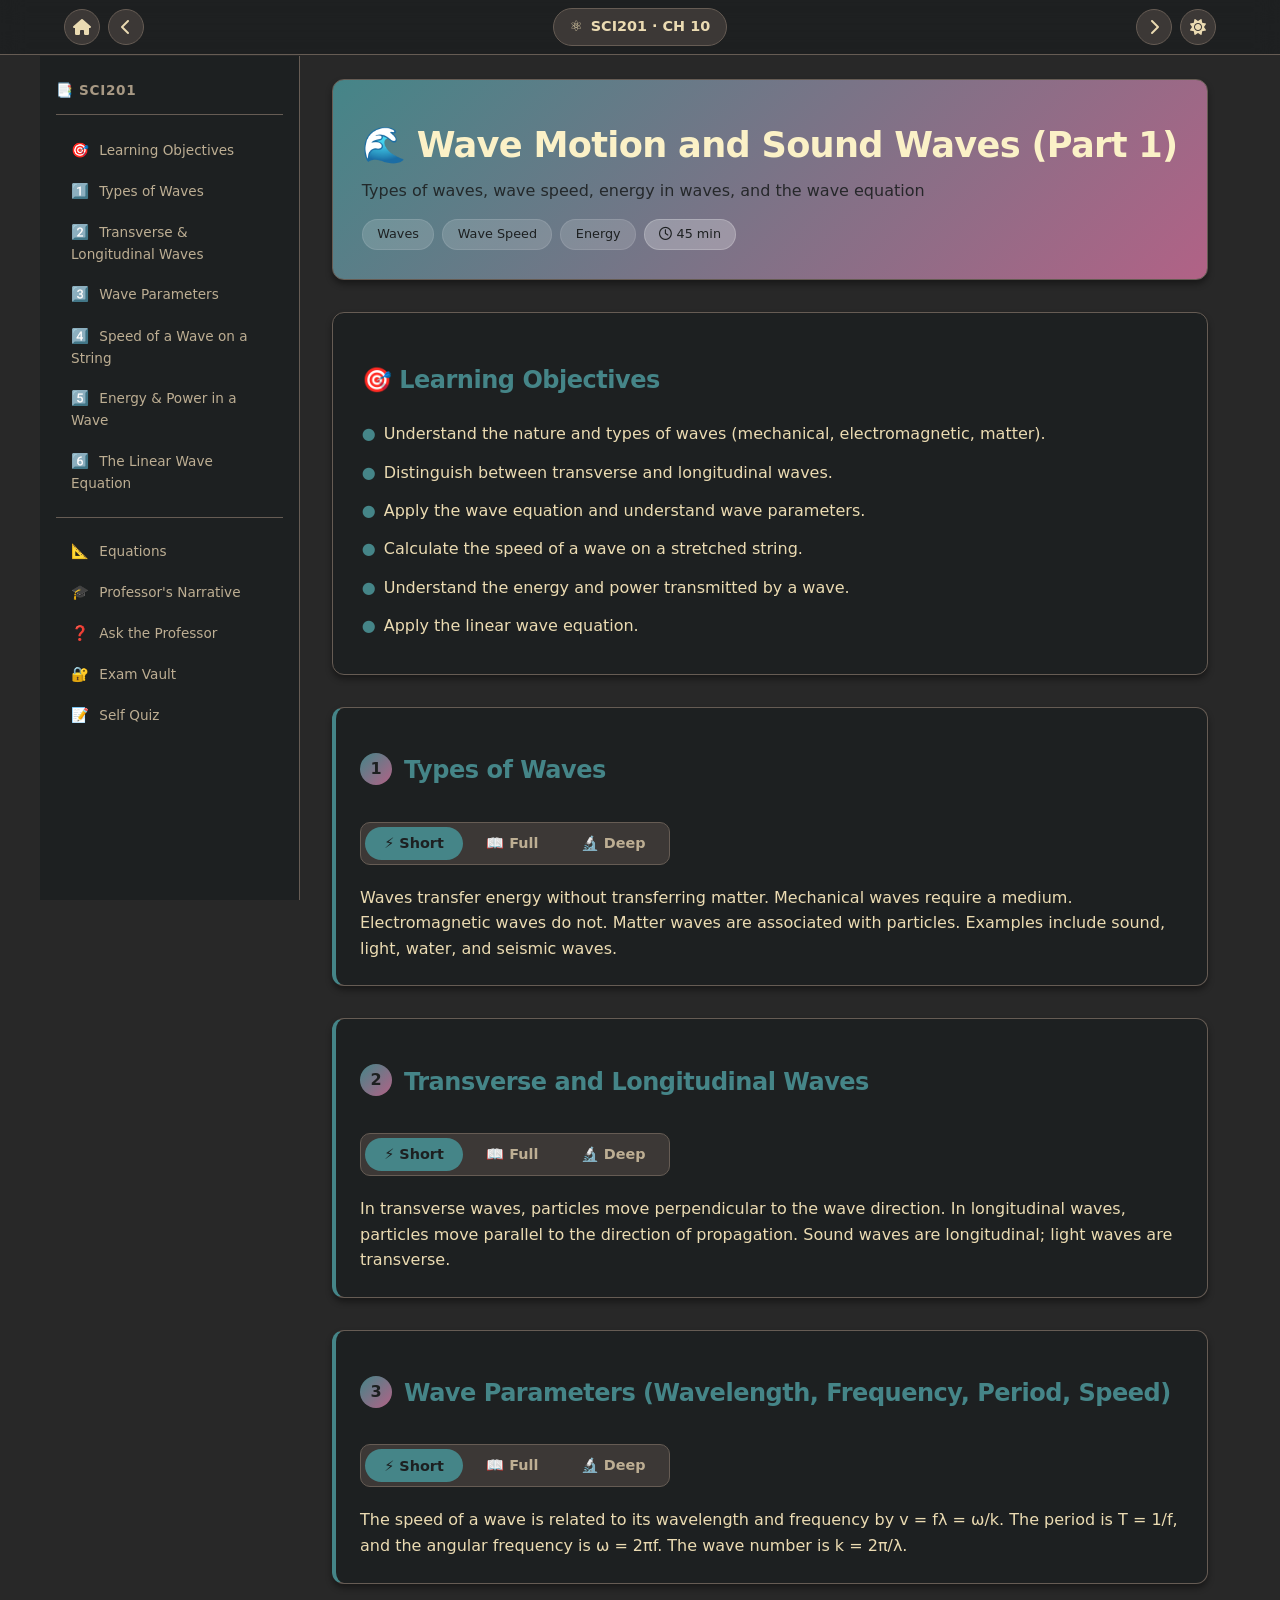
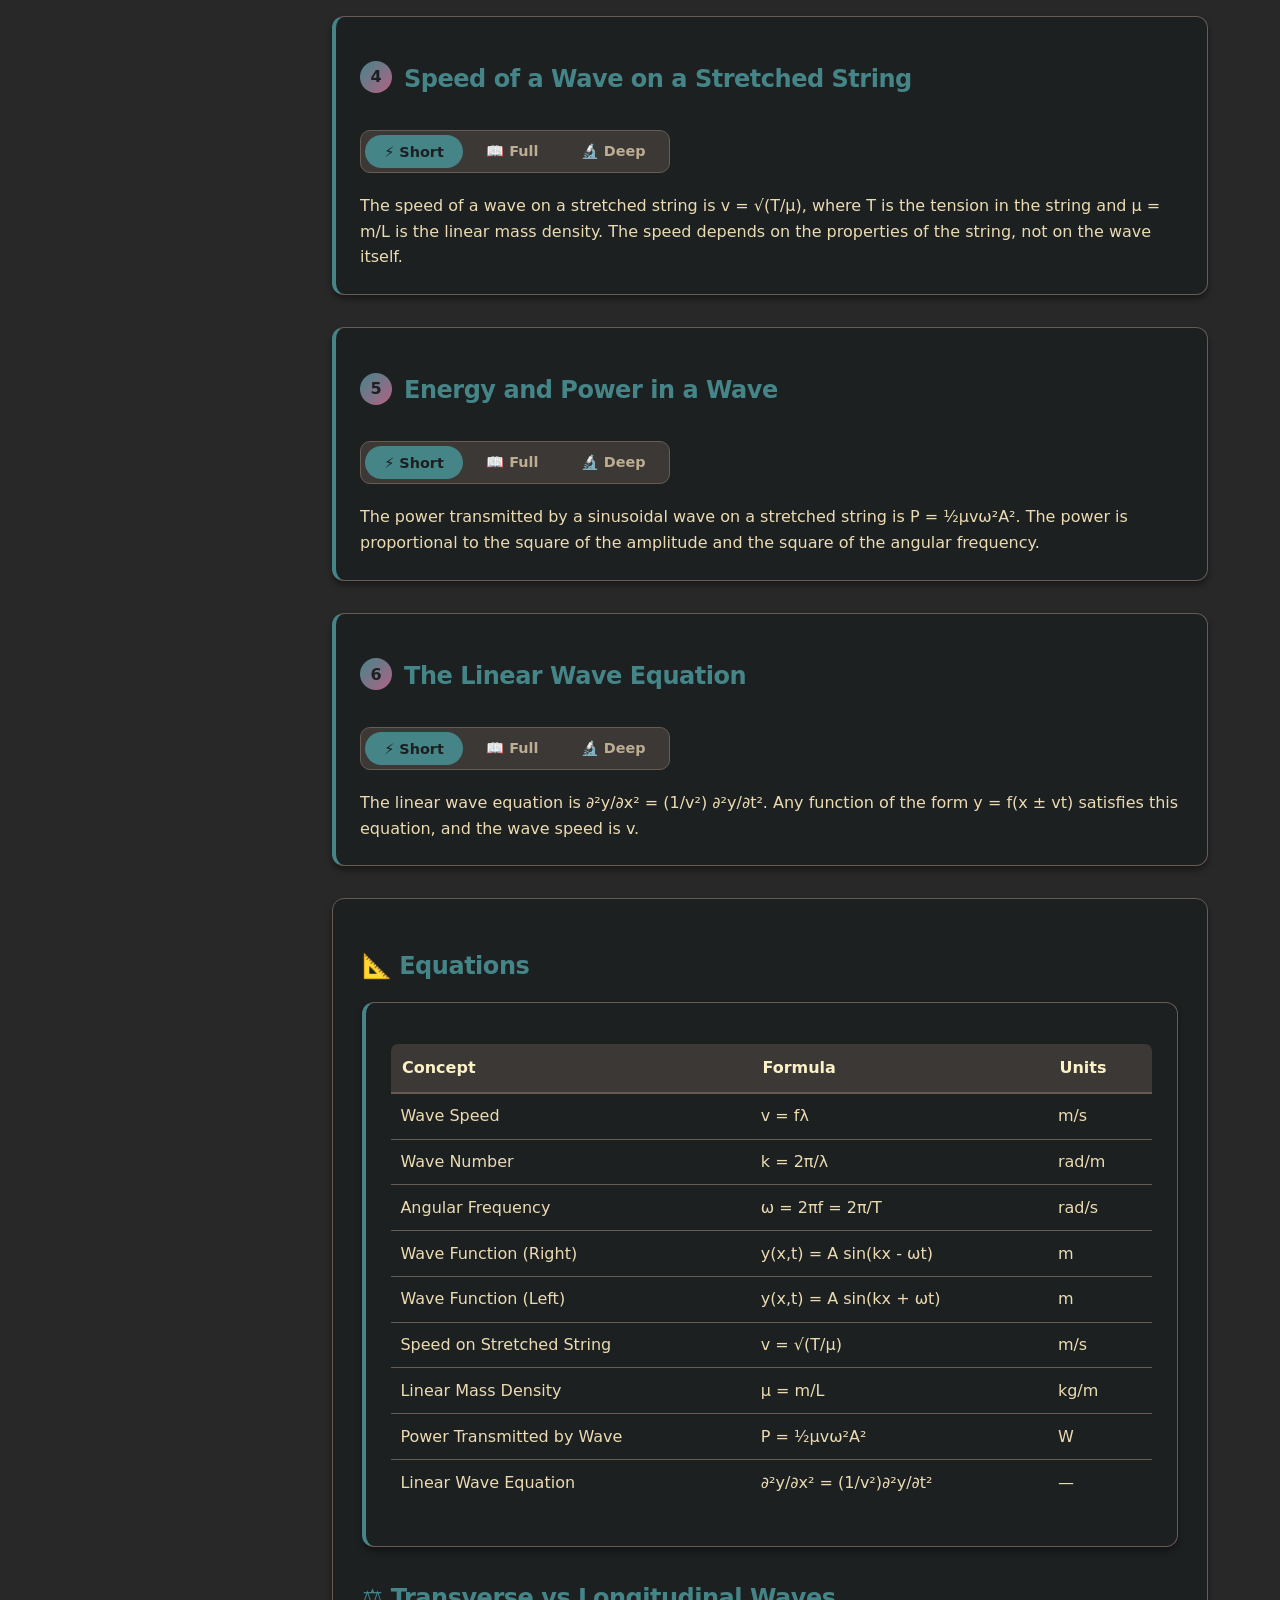
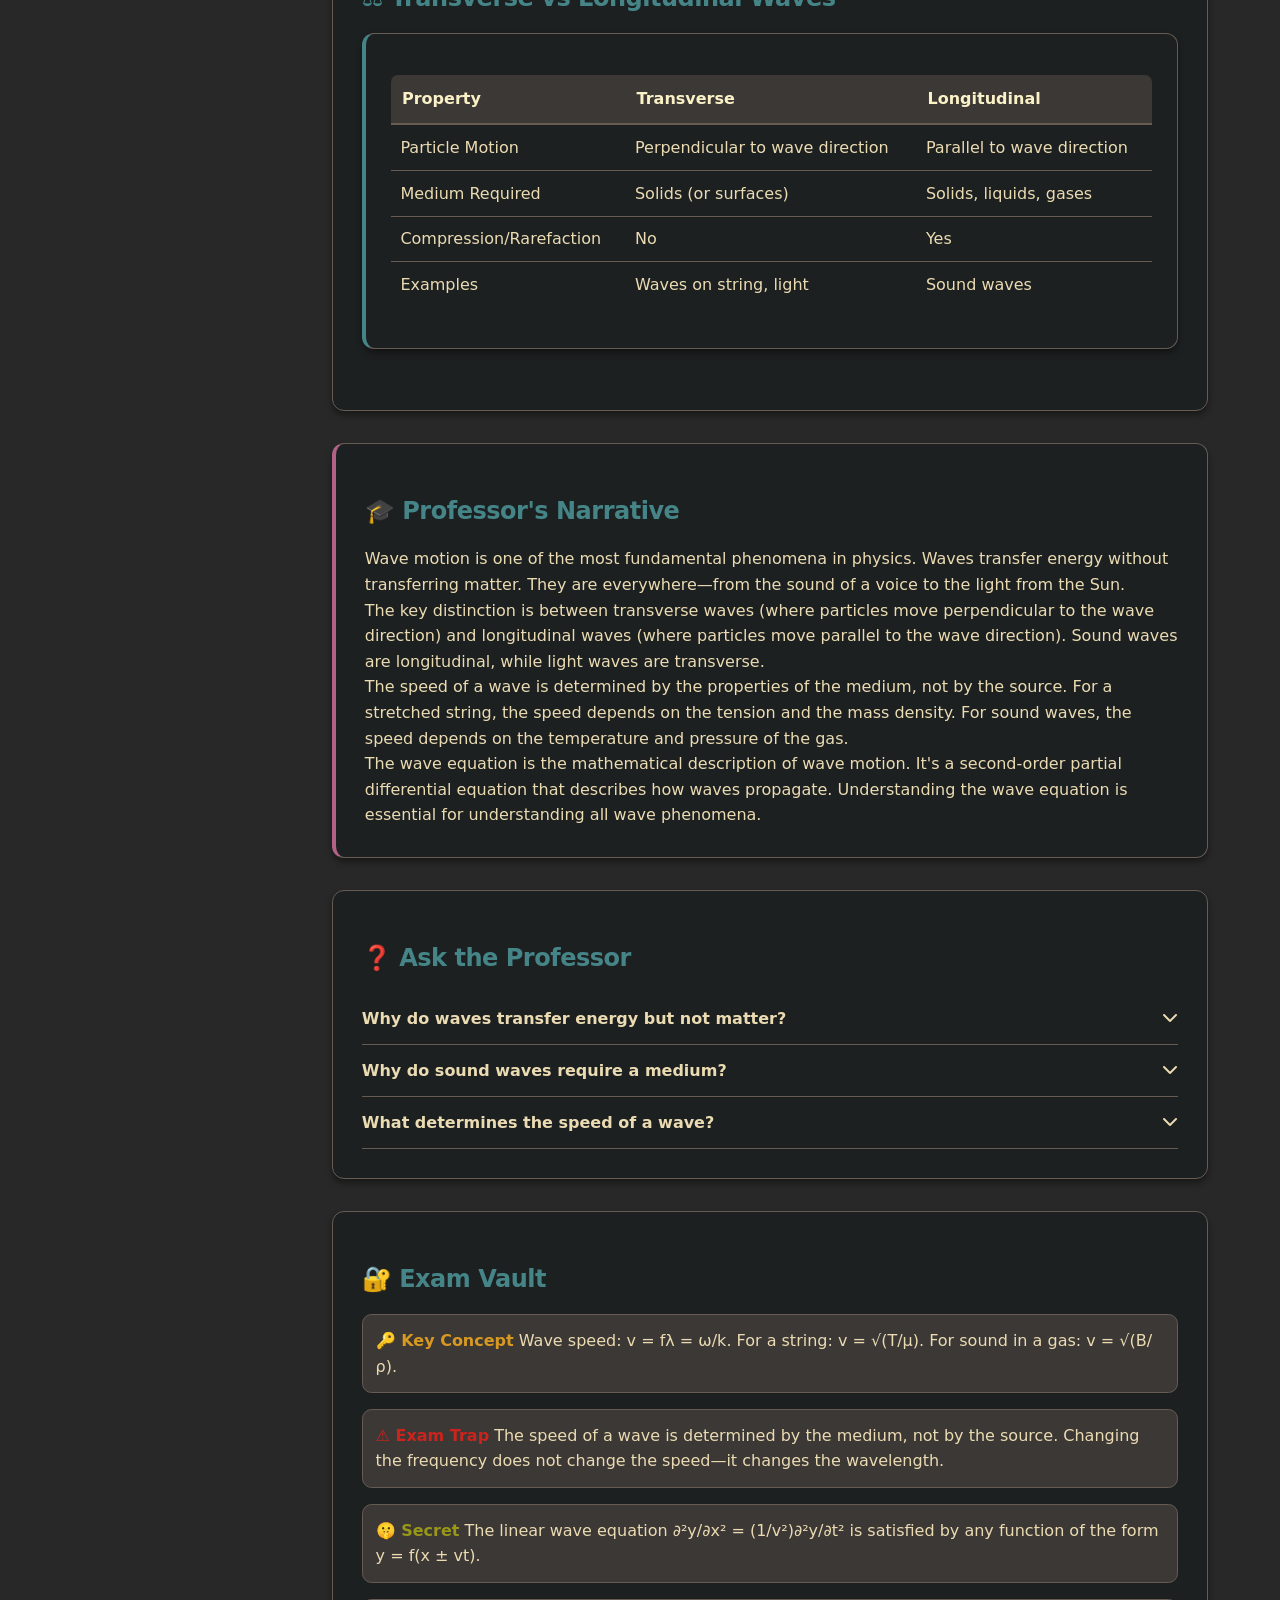
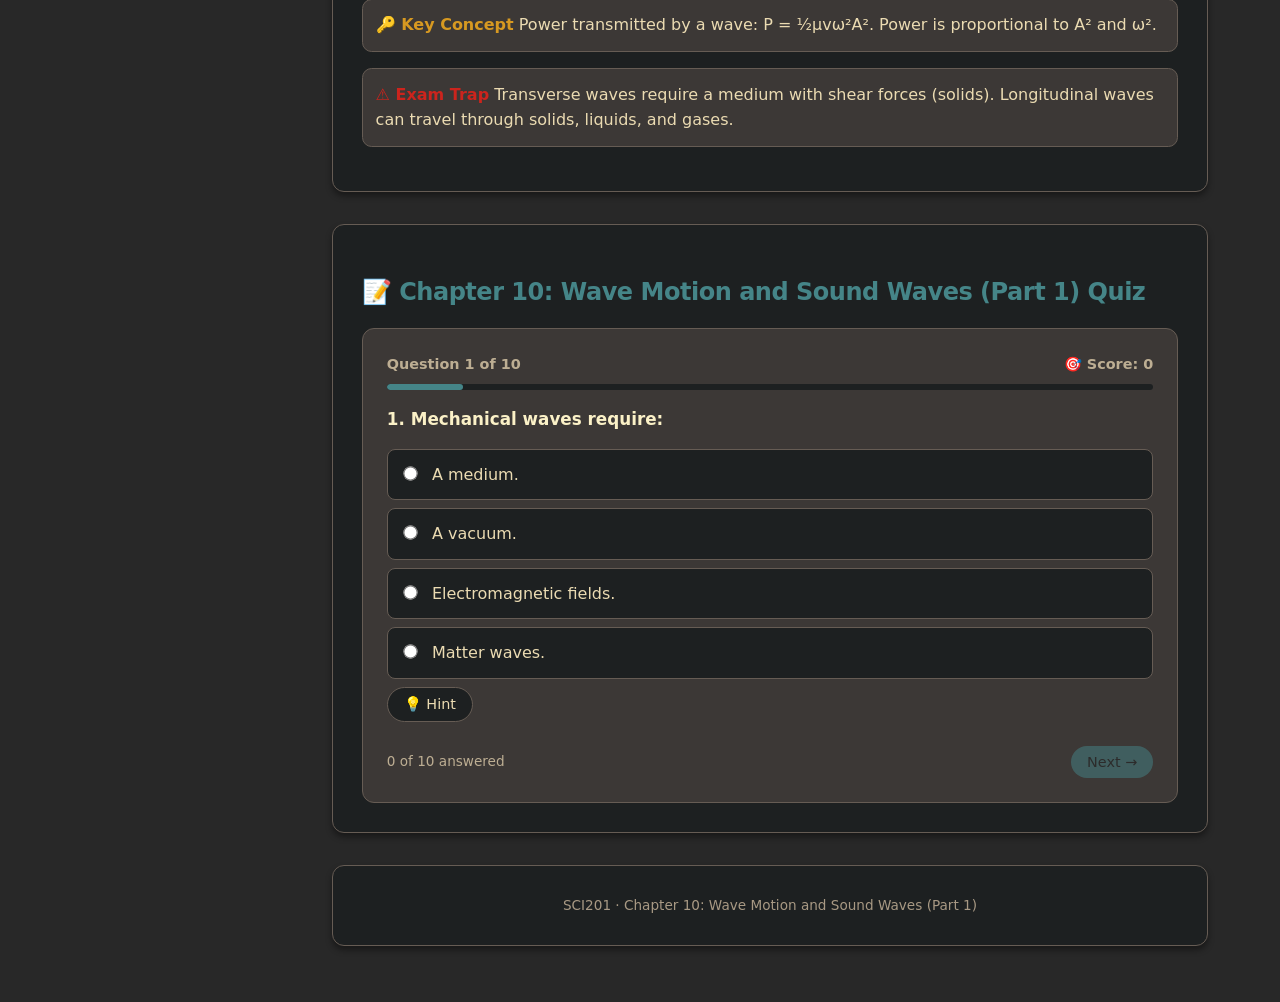
<file: chapters/chapter10.html>
<!doctype html>
<html lang="en">
    <head>
        <meta charset="UTF-8" />
        <meta
            name="viewport"
            content="width=device-width, initial-scale=1.0, user-scalable=yes"
        />
        <title>Chapter 10: Wave Motion and Sound Waves (Part 1) · SCI201</title>
        <link
            rel="stylesheet"
            href="https://cdnjs.cloudflare.com/ajax/libs/font-awesome/6.5.0/css/all.min.css"
        />
        <style>
            /* ================================================================
               GRUVBOX COLOR PALETTE
               ================================================================ */
            :root {
                --bg: #fbf1c7;
                --bg0_h: #f9f5d7;
                --bg0: #fbf1c7;
                --bg1: #ebdbb2;
                --bg2: #d5c4a1;
                --bg3: #bdae93;
                --bg4: #a89984;
                --fg: #3c3836;
                --fg0: #282828;
                --fg1: #3c3836;
                --fg2: #504945;
                --fg3: #665c54;
                --fg4: #7c6f64;
                --gray: #928374;
                --red: #9d0006;
                --green: #79740e;
                --yellow: #b57614;
                --blue: #076678;
                --purple: #8f3f71;
                --aqua: #427b58;
                --orange: #d65d0e;
                --surface: var(--bg0_h);
                --surface-alt: var(--bg1);
                --text: var(--fg1);
                --text-secondary: var(--fg3);
                --text-muted: var(--fg4);
                --border: var(--bg3);
                --border-light: var(--bg2);
                --primary: var(--blue);
                --primary-light: var(--bg2);
                --accent: var(--yellow);
                --success: var(--green);
                --danger: var(--red);
                --warning: var(--orange);
                --shadow-sm: 0 1px 2px rgba(0, 0, 0, 0.05);
                --shadow:
                    0 4px 6px rgba(0, 0, 0, 0.04), 0 1px 3px rgba(0, 0, 0, 0.06);
                --radius: 12px;
                --radius-sm: 8px;
                --transition: 0.2s ease;
                --sidebar-width: 260px;
            }

            [data-theme="dark"] {
                --bg: #282828;
                --bg0_h: #1d2021;
                --bg0: #282828;
                --bg1: #3c3836;
                --bg2: #504945;
                --bg3: #665c54;
                --bg4: #7c6f64;
                --fg: #ebdbb2;
                --fg0: #fbf1c7;
                --fg1: #ebdbb2;
                --fg2: #d5c4a1;
                --fg3: #bdae93;
                --fg4: #a89984;
                --gray: #928374;
                --red: #cc241d;
                --green: #98971a;
                --yellow: #d79921;
                --blue: #458588;
                --purple: #b16286;
                --aqua: #689d6a;
                --orange: #d65d0e;
                --surface: var(--bg0_h);
                --surface-alt: var(--bg1);
                --text: var(--fg1);
                --text-secondary: var(--fg3);
                --text-muted: var(--fg4);
                --border: var(--bg3);
                --border-light: var(--bg2);
                --primary: var(--blue);
                --primary-light: var(--bg2);
                --shadow-sm: 0 1px 2px rgba(0, 0, 0, 0.3);
                --shadow: 0 4px 6px rgba(0, 0, 0, 0.4);
            }

            * {
                margin: 0;
                padding: 0;
                box-sizing: border-box;
            }

            body {
                font-family:
                    system-ui,
                    -apple-system,
                    "Segoe UI",
                    Roboto,
                    sans-serif;
                background: var(--bg);
                color: var(--text);
                line-height: 1.6;
                transition:
                    background var(--transition),
                    color var(--transition);
                min-height: 100vh;
                max-width: 1200px;
                margin: 0 auto;
                overflow-x: hidden;
            }

            .sidebar {
                width: var(--sidebar-width);
                flex-shrink: 0;
                position: sticky;
                top: 56px;
                height: calc(100vh - 56px);
                background: var(--surface);
                border-inline-end: 1px solid var(--border);
                padding: 1.5rem 1rem;
                display: flex;
                flex-direction: column;
                overflow-y: auto;
                overflow-x: hidden;
                z-index: 10;
                transition:
                    background var(--transition),
                    border-color var(--transition);
            }

            .sidebar-header {
                font-weight: 700;
                font-size: 0.85rem;
                text-transform: uppercase;
                letter-spacing: 0.05em;
                color: var(--text-muted);
                margin-bottom: 1rem;
                padding-bottom: 0.75rem;
                border-bottom: 1px solid var(--border);
            }

            .sidebar-nav {
                list-style: none;
                padding: 0;
                margin: 0;
                display: flex;
                flex-direction: column;
                gap: 2px;
            }

            .sidebar-nav li a {
                display: block;
                padding: 0.5rem 0.75rem;
                border-radius: 6px;
                color: var(--text-secondary);
                text-decoration: none;
                font-size: 0.85rem;
                font-weight: 500;
                transition: all 0.15s ease;
                border-left: 3px solid transparent;
            }
            .sidebar-nav li a:hover {
                background: var(--surface-alt);
                color: var(--text);
                border-left-color: var(--border);
            }
            .sidebar-nav li a.active {
                background: var(--primary-light);
                color: var(--primary);
                font-weight: 600;
                border-left-color: var(--primary);
            }
            .sidebar-nav li a .emoji {
                margin-right: 6px;
                font-size: 0.9rem;
            }
            .sidebar-divider {
                border: none;
                border-top: 1px solid var(--border);
                margin: 0.75rem 0;
            }

            .main-wrapper {
                flex: 1;
                min-width: 0;
                padding: 1.5rem 2rem;
            }

            header,
            section,
            footer,
            .concept-card,
            .professor-card,
            .ask-section,
            .vault-section,
            .quiz-section {
                background: var(--surface);
                border-radius: var(--radius);
                padding: 1.8rem;
                margin-bottom: 2rem;
                box-shadow: var(--shadow);
                border: 1px solid var(--border);
            }

            header {
                background: linear-gradient(135deg, var(--blue), var(--purple));
                color: var(--bg0_h);
            }

            h1,
            h2,
            h3 {
                font-weight: 600;
                letter-spacing: -0.02em;
                color: var(--fg0);
                scroll-margin-top: 1rem;
            }
            h1 {
                font-size: 2.2rem;
                margin: 0.5rem 0 0.3rem;
            }
            h2 {
                font-size: 1.5rem;
                margin: 1.2rem 0 1rem;
                display: flex;
                align-items: center;
                gap: 0.5rem;
                color: var(--primary);
            }

            .nav-btn {
                background: var(--primary);
                border: none;
                color: var(--bg0_h);
                padding: 0.5rem 1rem;
                border-radius: 2rem;
                font-weight: 500;
                text-decoration: none;
                display: inline-flex;
                align-items: center;
                gap: 0.4rem;
                font-size: 0.9rem;
                cursor: pointer;
                transition: 0.2s;
                font-family: inherit;
            }
            .nav-btn:hover {
                filter: brightness(1.1);
                text-decoration: none;
                color: var(--bg0_h);
            }
            .nav-btn:disabled {
                opacity: 0.5;
                cursor: not-allowed;
            }

            .tag-list {
                display: flex;
                flex-wrap: wrap;
                gap: 0.5rem;
                margin-top: 1rem;
            }
            .tag {
                background: rgba(255, 255, 255, 0.15);
                color: var(--bg0_h);
                padding: 0.25rem 0.9rem;
                border-radius: 2rem;
                font-size: 0.8rem;
                font-weight: 500;
                border: 1px solid rgba(255, 255, 255, 0.1);
            }
            .tag--accent {
                background: rgba(255, 255, 255, 0.25);
                border-color: rgba(255, 255, 255, 0.2);
            }

            .objectives-list {
                list-style: none;
                padding-left: 0;
            }
            .objectives-list li {
                padding: 0.4rem 0;
                display: flex;
                align-items: baseline;
                gap: 0.5rem;
                color: var(--text);
            }
            .objectives-list li::before {
                content: "●";
                color: var(--primary);
                font-weight: bold;
            }

            .concept-card {
                border-left: 4px solid var(--primary);
                padding: 1.5rem;
                scroll-margin-top: 1rem;
            }
            .concept-header {
                display: flex;
                align-items: center;
                gap: 0.75rem;
                margin-bottom: 1rem;
            }
            .concept-number {
                background: linear-gradient(135deg, var(--blue), var(--purple));
                color: var(--bg0_h);
                width: 32px;
                height: 32px;
                border-radius: 50%;
                display: flex;
                align-items: center;
                justify-content: center;
                font-weight: 700;
            }

            .depth-tabs {
                display: inline-flex;
                gap: 4px;
                margin-bottom: 20px;
                background: var(--surface-alt);
                padding: 4px;
                border-radius: 10px;
                border: 1px solid var(--border);
            }
            .depth-tab {
                background: transparent;
                border: none;
                padding: 0.5rem 1.2rem;
                font-weight: 600;
                color: var(--text-secondary);
                cursor: pointer;
                border-radius: 2rem;
                transition: 0.2s;
                font-size: 0.9rem;
                font-family: inherit;
            }
            .depth-tab.active {
                background: var(--primary);
                color: var(--bg0_h);
            }

            .depth-content {
                display: none;
                animation: fade 0.2s ease;
                color: var(--text);
            }
            .depth-content.active {
                display: block;
            }
            @keyframes fade {
                from {
                    opacity: 0.3;
                }
                to {
                    opacity: 1;
                }
            }

            .formula {
                background: var(--surface-alt);
                padding: 0.8rem 1.2rem;
                border-radius: var(--radius-sm);
                margin: 1rem 0;
                font-family: "Courier New", monospace;
                font-weight: 500;
                border-left: 4px solid var(--primary);
                color: var(--fg0);
            }
            .label {
                display: block;
                font-size: 0.7rem;
                text-transform: uppercase;
                letter-spacing: 0.05em;
                color: var(--primary);
                margin-bottom: 0.2rem;
                font-weight: 600;
            }

            .note-box {
                background: var(--accent);
                border-left: 4px solid var(--orange);
                padding: 0.8rem 1rem;
                border-radius: 0.5rem;
                margin: 1.2rem 0;
                color: var(--bg0_h);
            }
            [data-theme="light"] .note-box {
                color: var(--fg0);
                background: var(--bg2);
            }

            .comparison-table-wrap {
                overflow-x: auto;
                margin: 1rem 0;
            }
            .comparison-table {
                width: 100%;
                border-collapse: collapse;
                background: var(--surface);
                border-radius: 0.5rem;
                overflow: hidden;
                border: 1px solid var(--border);
            }
            .comparison-table th {
                background: var(--surface-alt);
                padding: 0.7rem;
                text-align: left;
                color: var(--fg0);
                border-bottom: 2px solid var(--border);
            }
            .comparison-table td {
                padding: 0.6rem;
                border-bottom: 1px solid var(--border);
                color: var(--text);
            }

            .professor-card {
                border-left: 4px solid var(--purple);
            }
            .vault-entry {
                margin-bottom: 1rem;
                padding: 0.8rem;
                border-radius: 0.6rem;
                background: var(--surface-alt);
                border: 1px solid var(--border);
                color: var(--text);
            }
            .vault-type {
                font-weight: 700;
                margin-bottom: 0.3rem;
            }
            .vault-type--key {
                color: var(--accent);
            }
            .vault-type--trap {
                color: var(--red);
            }
            .vault-type--secret {
                color: var(--green);
            }

            .accordion-item {
                border-bottom: 1px solid var(--border);
            }
            .accordion-trigger {
                width: 100%;
                background: none;
                border: none;
                text-align: left;
                padding: 1rem 0;
                font-weight: 600;
                display: flex;
                justify-content: space-between;
                color: var(--text);
                cursor: pointer;
                font-family: inherit;
                font-size: 1rem;
            }
            .accordion-body {
                max-height: 0;
                overflow: hidden;
                transition: max-height 0.3s ease;
                padding: 0 0.5rem;
                color: var(--text-secondary);
            }
            .accordion-body.open {
                max-height: 300px;
                padding-bottom: 1rem;
            }

            .quiz-card {
                background: var(--surface-alt);
                border: 1px solid var(--border);
                padding: 1.5rem;
                border-radius: var(--radius);
            }
            .quiz-header {
                display: flex;
                justify-content: space-between;
                color: var(--text-secondary);
                margin-bottom: 0.5rem;
                font-weight: 600;
                font-size: 0.9rem;
            }
            .quiz-question {
                font-weight: 600;
                color: var(--fg0);
                margin: 1rem 0;
                font-size: 1.05rem;
                line-height: 1.6;
            }
            .quiz-options label {
                display: block;
                margin: 0.5rem 0;
                cursor: pointer;
                padding: 0.75rem 1rem;
                border-radius: var(--radius-sm);
                border: 1px solid var(--border);
                transition: 0.2s;
                background: var(--surface);
                color: var(--text);
            }
            .quiz-options label:hover {
                border-color: var(--primary);
                background: var(--bg2);
            }
            .quiz-options input[type="radio"] {
                margin-right: 10px;
                accent-color: var(--primary);
                transform: scale(1.1);
            }
            .quiz-feedback {
                background: var(--surface);
                padding: 0.8rem 1rem;
                border-radius: var(--radius-sm);
                margin-top: 1rem;
                border-left: 4px solid var(--primary);
                color: var(--text);
                line-height: 1.6;
            }
            .hidden {
                display: none !important;
            }
            button {
                cursor: pointer;
            }
            footer {
                text-align: center;
                font-size: 0.85rem;
                color: var(--text-muted);
                border-top: 1px solid var(--border);
            }

            #quiz-hint-btn,
            #quiz-prev-btn {
                background: var(--surface);
                color: var(--text);
                border: 1px solid var(--border);
            }
            #quiz-hint-btn:hover,
            #quiz-prev-btn:hover {
                background: var(--primary);
                color: var(--bg0_h);
                border-color: var(--primary);
            }
            #quiz-next-btn,
            #retry-btn {
                background: var(--primary);
                color: var(--bg0_h);
                border: none;
            }
            .score-display {
                color: var(--primary);
                font-weight: 700;
                font-size: 2rem;
            }

            .sidebar-toggle {
                display: none;
                background: var(--primary);
                color: var(--bg0_h);
                border: none;
                width: 40px;
                height: 40px;
                border-radius: 50%;
                font-size: 1.2rem;
                cursor: pointer;
                box-shadow: var(--shadow);
            }

            @media (max-width: 900px) {
                .toolbar-hamburger {
                    display: none !important;
                }
                .sidebar {
                    display: none !important;
                }
                .toolbar {
                    width: 100%;
                    margin-left: 0;
                    margin-right: 0;
                    padding: 0.5rem 1rem;
                    left: 0;
                    right: 0;
                }
                .concept-number {
                    min-width: 32px;
                    min-height: 32px;
                    width: auto;
                    height: auto;
                    padding: 0.25rem 0.5rem;
                    flex-shrink: 0;
                }
                html,
                body {
                    overflow-x: clip;
                    width: 100%;
                }
                .sidebar {
                    position: fixed;
                    left: -100%;
                    top: 56px;
                    height: calc(100vh - 56px);
                    width: 280px;
                    transition: left 0.3s ease;
                    z-index: 15;
                }
                .sidebar.open {
                    left: 0;
                }
                .toolbar-hamburger {
                    display: none !important;
                    align-items: center;
                    justify-content: center;
                }
                .main-wrapper {
                    padding: 1rem;
                    width: 100%;
                }
            }

            .toolbar {
                position: sticky;
                top: 0;
                z-index: 50;
                width: 100vw;
                left: 0;
                right: 0;
                background: rgba(251, 241, 199, 0.85);
                backdrop-filter: blur(12px);
                -webkit-backdrop-filter: blur(12px);
                border-bottom: 1px solid var(--border);
                padding: 0.5rem calc((100vw - 1200px) / 2 + 1.5rem);
                display: flex;
                align-items: center;
                justify-content: space-between;
                gap: 1rem;
                margin-left: calc(-50vw + 600px);
                margin-right: calc(-50vw + 600px);
            }
            [data-theme="dark"] .toolbar {
                background: rgba(29, 32, 33, 0.9);
            }
            .toolbar-left,
            .toolbar-right {
                display: flex;
                align-items: center;
                gap: 0.5rem;
            }
            .toolbar-center {
                display: flex;
                align-items: center;
                gap: 0.5rem;
                font-weight: 700;
                font-size: 0.9rem;
                color: var(--text);
                background: var(--surface-alt);
                padding: 0.4rem 1rem;
                border-radius: 2rem;
                border: 1px solid var(--border);
            }
            .toolbar-btn {
                background: var(--surface-alt);
                border: 1px solid var(--border);
                color: var(--text);
                width: 36px;
                height: 36px;
                border-radius: 50%;
                display: flex;
                align-items: center;
                justify-content: center;
                cursor: pointer;
                text-decoration: none;
                font-size: 1rem;
                transition: all 0.2s ease;
            }
            .toolbar-btn:hover {
                background: var(--primary);
                color: var(--bg0_h);
                border-color: var(--aqua);
            }
            .toolbar-btn.disabled-btn {
                opacity: 0.3;
                cursor: not-allowed;
                pointer-events: none;
            }
            .scroll-top-btn {
                position: fixed;
                bottom: 2rem;
                right: 2rem;
                z-index: 100;
                background: var(--primary);
                color: var(--bg0_h);
                border: none;
                width: 44px;
                height: 44px;
                border-radius: 50%;
                font-size: 1.2rem;
                cursor: pointer;
                box-shadow: var(--shadow);
                display: none;
                align-items: center;
                justify-content: center;
                transition: all 0.3s ease;
            }
            .scroll-top-btn.visible {
                display: flex;
            }
            .scroll-top-btn:hover {
                filter: brightness(1.1);
                transform: translateY(-2px);
            }
            @media (max-width: 900px) {
                .scroll-top-btn {
                    bottom: 1.5rem;
                    right: 1.5rem;
                }
            }
        </style>
    </head>
    <body>
        <aside class="sidebar" id="sidebar">
            <div class="sidebar-header">📑 SCI201</div>
            <ul class="sidebar-nav">
                <li>
                    <a href="#objectives"
                        ><span class="emoji">🎯</span> Learning Objectives</a
                    >
                </li>
                <li>
                    <a href="#concept1"
                        ><span class="emoji">1️⃣</span> Types of Waves</a
                    >
                </li>
                <li>
                    <a href="#concept2"
                        ><span class="emoji">2️⃣</span> Transverse & Longitudinal
                        Waves</a
                    >
                </li>
                <li>
                    <a href="#concept3"
                        ><span class="emoji">3️⃣</span> Wave Parameters</a
                    >
                </li>
                <li>
                    <a href="#concept4"
                        ><span class="emoji">4️⃣</span> Speed of a Wave on a
                        String</a
                    >
                </li>
                <li>
                    <a href="#concept5"
                        ><span class="emoji">5️⃣</span> Energy & Power in a
                        Wave</a
                    >
                </li>
                <li>
                    <a href="#concept6"
                        ><span class="emoji">6️⃣</span> The Linear Wave
                        Equation</a
                    >
                </li>
                <hr class="sidebar-divider" />
                <li>
                    <a href="#formulas"
                        ><span class="emoji">📐</span> Equations</a
                    >
                </li>
                <li>
                    <a href="#narrative"
                        ><span class="emoji">🎓</span> Professor's Narrative</a
                    >
                </li>
                <li>
                    <a href="#ask-professor"
                        ><span class="emoji">❓</span> Ask the Professor</a
                    >
                </li>
                <li>
                    <a href="#exam-vault"
                        ><span class="emoji">🔐</span> Exam Vault</a
                    >
                </li>
                <li>
                    <a href="#quiz"><span class="emoji">📝</span> Self Quiz</a>
                </li>
            </ul>
        </aside>

        <div class="main-wrapper">
            <header>
                <h1>🌊 Wave Motion and Sound Waves (Part 1)</h1>
                <p style="color: var(--bg0_h); opacity: 0.9">
                    Types of waves, wave speed, energy in waves, and the wave
                    equation
                </p>
                <div class="tag-list">
                    <span class="tag">Waves</span>
                    <span class="tag">Wave Speed</span>
                    <span class="tag">Energy</span>
                    <span class="tag tag--accent"
                        ><i class="fa-regular fa-clock"></i> 45 min</span
                    >
                </div>
            </header>

            <main>
                <section id="objectives">
                    <h2>🎯 Learning Objectives</h2>
                    <ul class="objectives-list">
                        <li>
                            Understand the nature and types of waves
                            (mechanical, electromagnetic, matter).
                        </li>
                        <li>
                            Distinguish between transverse and longitudinal
                            waves.
                        </li>
                        <li>
                            Apply the wave equation and understand wave
                            parameters.
                        </li>
                        <li>
                            Calculate the speed of a wave on a stretched string.
                        </li>
                        <li>
                            Understand the energy and power transmitted by a
                            wave.
                        </li>
                        <li>Apply the linear wave equation.</li>
                    </ul>
                </section>

                <div class="concept-card" id="concept1">
                    <div class="concept-header">
                        <span class="concept-number">1</span>
                        <h2>Types of Waves</h2>
                    </div>
                    <div class="depth-tabs">
                        <button class="depth-tab active" data-layer="short">
                            ⚡ Short
                        </button>
                        <button class="depth-tab" data-layer="full">
                            📖 Full
                        </button>
                        <button class="depth-tab" data-layer="deep">
                            🔬 Deep
                        </button>
                    </div>
                    <div data-layer="short" class="depth-content active">
                        <p>
                            Waves transfer energy without transferring matter.
                            Mechanical waves require a medium. Electromagnetic
                            waves do not. Matter waves are associated with
                            particles. Examples include sound, light, water, and
                            seismic waves.
                        </p>
                    </div>
                    <div data-layer="full" class="depth-content">
                        <p>
                            <strong>Mechanical Waves:</strong> Require a medium
                            to travel through. Examples: water waves, sound
                            waves, seismic waves.
                        </p>
                        <p>
                            <strong>Electromagnetic Waves:</strong> Do not
                            require a medium. Can travel through vacuum.
                            Examples: light, radio waves, X-rays. All travel at
                            c = 3.00 × 10⁸ m/s in vacuum.
                        </p>
                        <p>
                            <strong>Matter Waves:</strong> Associated with
                            moving particles (electrons, protons, atoms).
                            Predicted by quantum mechanics.
                        </p>
                    </div>
                    <div data-layer="deep" class="depth-content">
                        <p>
                            Mechanical waves transfer energy through a medium by
                            causing particles to oscillate. The medium itself
                            does not travel with the wave—only the disturbance
                            propagates. Electromagnetic waves are
                            self-propagating oscillations of electric and
                            magnetic fields. They can travel through a vacuum,
                            which is why we can see the Sun. Matter waves are a
                            quantum mechanical concept—they describe the
                            wave-like behavior of particles.
                        </p>
                    </div>
                </div>

                <div class="concept-card" id="concept2">
                    <div class="concept-header">
                        <span class="concept-number">2</span>
                        <h2>Transverse and Longitudinal Waves</h2>
                    </div>
                    <div class="depth-tabs">
                        <button class="depth-tab active" data-layer="short">
                            ⚡ Short
                        </button>
                        <button class="depth-tab" data-layer="full">
                            📖 Full
                        </button>
                        <button class="depth-tab" data-layer="deep">
                            🔬 Deep
                        </button>
                    </div>
                    <div data-layer="short" class="depth-content active">
                        <p>
                            In transverse waves, particles move perpendicular to
                            the wave direction. In longitudinal waves, particles
                            move parallel to the direction of propagation. Sound
                            waves are longitudinal; light waves are transverse.
                        </p>
                    </div>
                    <div data-layer="full" class="depth-content">
                        <p>
                            <strong>Transverse Waves:</strong> The particles of
                            the medium move perpendicular to the direction of
                            wave propagation. Example: waves on a string,
                            electromagnetic waves.
                        </p>
                        <p>
                            <strong>Longitudinal Waves:</strong> The particles
                            of the medium move parallel to the direction of wave
                            propagation. Example: sound waves, seismic P-waves.
                            The wave consists of compressions (high density) and
                            rarefactions (low density).
                        </p>
                    </div>
                    <div data-layer="deep" class="depth-content">
                        <p>
                            Transverse waves can only propagate in solids (or on
                            surfaces of liquids), because they require shear
                            forces. Longitudinal waves can propagate in solids,
                            liquids, and gases, because they involve compression
                            and expansion of the medium. Sound waves are
                            longitudinal because they propagate through air by
                            compressing and expanding the air molecules.
                        </p>
                    </div>
                </div>

                <div class="concept-card" id="concept3">
                    <div class="concept-header">
                        <span class="concept-number">3</span>
                        <h2>
                            Wave Parameters (Wavelength, Frequency, Period,
                            Speed)
                        </h2>
                    </div>
                    <div class="depth-tabs">
                        <button class="depth-tab active" data-layer="short">
                            ⚡ Short
                        </button>
                        <button class="depth-tab" data-layer="full">
                            📖 Full
                        </button>
                        <button class="depth-tab" data-layer="deep">
                            🔬 Deep
                        </button>
                    </div>
                    <div data-layer="short" class="depth-content active">
                        <p>
                            The speed of a wave is related to its wavelength and
                            frequency by v = fλ = ω/k. The period is T = 1/f,
                            and the angular frequency is ω = 2πf. The wave
                            number is k = 2π/λ.
                        </p>
                    </div>
                    <div data-layer="full" class="depth-content">
                        <p>A sinusoidal wave is described by:</p>
                        <div class="formula">
                            <span class="label">Wave Function</span> y(x,t) = A
                            sin(kx - ωt)
                        </div>
                        <p>
                            where A is the amplitude, k = 2π/λ is the wave
                            number (rad/m), ω = 2πf = 2π/T is the angular
                            frequency (rad/s), λ is the wavelength (m), f is the
                            frequency (Hz), T is the period (s), and v = fλ =
                            ω/k is the wave speed (m/s).
                        </p>
                    </div>
                    <div data-layer="deep" class="depth-content">
                        <p>
                            The wave equation y(x,t) = A sin(kx - ωt) describes
                            a wave traveling to the right (in the positive x
                            direction). For a wave traveling to the left,
                            replace kx - ωt with kx + ωt. The parameters k and ω
                            are related to the wavelength and period,
                            respectively. The speed v = ω/k = fλ is the speed at
                            which the wave profile moves.
                        </p>
                    </div>
                </div>

                <div class="concept-card" id="concept4">
                    <div class="concept-header">
                        <span class="concept-number">4</span>
                        <h2>Speed of a Wave on a Stretched String</h2>
                    </div>
                    <div class="depth-tabs">
                        <button class="depth-tab active" data-layer="short">
                            ⚡ Short
                        </button>
                        <button class="depth-tab" data-layer="full">
                            📖 Full
                        </button>
                        <button class="depth-tab" data-layer="deep">
                            🔬 Deep
                        </button>
                    </div>
                    <div data-layer="short" class="depth-content active">
                        <p>
                            The speed of a wave on a stretched string is v =
                            √(T/μ), where T is the tension in the string and μ =
                            m/L is the linear mass density. The speed depends on
                            the properties of the string, not on the wave
                            itself.
                        </p>
                    </div>
                    <div data-layer="full" class="depth-content">
                        <p>For a wave on a stretched string under tension T:</p>
                        <div class="formula">
                            <span class="label">Wave Speed on String</span> v =
                            √(T/μ)
                        </div>
                        <p>
                            where T is the tension in the string (N), μ = m/L is
                            the linear mass density (kg/m), m is the mass of the
                            string, and L is the length of the string. Higher
                            tension gives higher speed. Heavier strings (larger
                            μ) give lower speed.
                        </p>
                    </div>
                    <div data-layer="deep" class="depth-content">
                        <p>
                            The formula v = √(T/μ) is derived from Newton's
                            second law applied to a small element of the string.
                            It shows that the wave speed depends only on the
                            properties of the medium (the string), not on the
                            wave itself. This is a general property of waves—the
                            speed is determined by the medium, not by the
                            source. For sound waves, the speed depends on the
                            properties of the gas (temperature, pressure, etc.).
                        </p>
                    </div>
                </div>

                <div class="concept-card" id="concept5">
                    <div class="concept-header">
                        <span class="concept-number">5</span>
                        <h2>Energy and Power in a Wave</h2>
                    </div>
                    <div class="depth-tabs">
                        <button class="depth-tab active" data-layer="short">
                            ⚡ Short
                        </button>
                        <button class="depth-tab" data-layer="full">
                            📖 Full
                        </button>
                        <button class="depth-tab" data-layer="deep">
                            🔬 Deep
                        </button>
                    </div>
                    <div data-layer="short" class="depth-content active">
                        <p>
                            The power transmitted by a sinusoidal wave on a
                            stretched string is P = ½μvω²A². The power is
                            proportional to the square of the amplitude and the
                            square of the angular frequency.
                        </p>
                    </div>
                    <div data-layer="full" class="depth-content">
                        <p>
                            A wave transfers energy as it propagates. The
                            average power transmitted by a sinusoidal wave on a
                            stretched string is:
                        </p>
                        <div class="formula">
                            <span class="label">Wave Power</span> P = ½μvω²A²
                        </div>
                        <p>
                            where μ is the linear mass density, v is the wave
                            speed, ω is the angular frequency, and A is the
                            amplitude.
                        </p>
                    </div>
                    <div data-layer="deep" class="depth-content">
                        <p>
                            The power depends on the properties of the string (μ
                            and v) and the wave parameters (ω and A). The energy
                            per unit length of the string is E/L = ½μω²A². The
                            power is the energy per unit length times the wave
                            speed. The power is proportional to A² and ω², which
                            means that doubling the amplitude quadruples the
                            power.
                        </p>
                    </div>
                </div>

                <div class="concept-card" id="concept6">
                    <div class="concept-header">
                        <span class="concept-number">6</span>
                        <h2>The Linear Wave Equation</h2>
                    </div>
                    <div class="depth-tabs">
                        <button class="depth-tab active" data-layer="short">
                            ⚡ Short
                        </button>
                        <button class="depth-tab" data-layer="full">
                            📖 Full
                        </button>
                        <button class="depth-tab" data-layer="deep">
                            🔬 Deep
                        </button>
                    </div>
                    <div data-layer="short" class="depth-content active">
                        <p>
                            The linear wave equation is ∂²y/∂x² = (1/v²)
                            ∂²y/∂t². Any function of the form y = f(x ± vt)
                            satisfies this equation, and the wave speed is v.
                        </p>
                    </div>
                    <div data-layer="full" class="depth-content">
                        <p>The linear wave equation is:</p>
                        <div class="formula">
                            <span class="label">Wave Equation</span> ∂²y/∂x² =
                            (1/v²) ∂²y/∂t²
                        </div>
                        <p>
                            where y(x,t) is the wave function. This equation is
                            satisfied by any wave function of the form y = f(x ±
                            vt). The wave speed is v. For a wave on a string,
                            this equation is derived from Newton's second law
                            applied to a small element of the string.
                        </p>
                    </div>
                    <div data-layer="deep" class="depth-content">
                        <p>
                            The linear wave equation is one of the most
                            important equations in physics. It describes how
                            waves propagate through a medium. The equation is
                            linear, which means that the superposition principle
                            applies—the sum of any two solutions is also a
                            solution. This is why waves can interfere with each
                            other. The wave equation is the basis for
                            understanding all wave phenomena, from sound to
                            light to quantum mechanics.
                        </p>
                    </div>
                </div>

                <section id="formulas">
                    <h2>📐 Equations</h2>
                    <div class="concept-card">
                        <div class="comparison-table-wrap">
                            <table class="comparison-table">
                                <thead>
                                    <tr>
                                        <th>Concept</th>
                                        <th>Formula</th>
                                        <th>Units</th>
                                    </tr>
                                </thead>
                                <tbody>
                                    <tr>
                                        <td>Wave Speed</td>
                                        <td>v = fλ</td>
                                        <td>m/s</td>
                                    </tr>
                                    <tr>
                                        <td>Wave Number</td>
                                        <td>k = 2π/λ</td>
                                        <td>rad/m</td>
                                    </tr>
                                    <tr>
                                        <td>Angular Frequency</td>
                                        <td>ω = 2πf = 2π/T</td>
                                        <td>rad/s</td>
                                    </tr>
                                    <tr>
                                        <td>Wave Function (Right)</td>
                                        <td>y(x,t) = A sin(kx - ωt)</td>
                                        <td>m</td>
                                    </tr>
                                    <tr>
                                        <td>Wave Function (Left)</td>
                                        <td>y(x,t) = A sin(kx + ωt)</td>
                                        <td>m</td>
                                    </tr>
                                    <tr>
                                        <td>Speed on Stretched String</td>
                                        <td>v = √(T/μ)</td>
                                        <td>m/s</td>
                                    </tr>
                                    <tr>
                                        <td>Linear Mass Density</td>
                                        <td>μ = m/L</td>
                                        <td>kg/m</td>
                                    </tr>
                                    <tr>
                                        <td>Power Transmitted by Wave</td>
                                        <td>P = ½μvω²A²</td>
                                        <td>W</td>
                                    </tr>
                                    <tr>
                                        <td>Linear Wave Equation</td>
                                        <td>∂²y/∂x² = (1/v²)∂²y/∂t²</td>
                                        <td>—</td>
                                    </tr>
                                </tbody>
                            </table>
                        </div>
                    </div>

                    <h2>⚖️ Transverse vs Longitudinal Waves</h2>
                    <div class="concept-card">
                        <div class="comparison-table-wrap">
                            <table class="comparison-table">
                                <thead>
                                    <tr>
                                        <th>Property</th>
                                        <th>Transverse</th>
                                        <th>Longitudinal</th>
                                    </tr>
                                </thead>
                                <tbody>
                                    <tr>
                                        <td>Particle Motion</td>
                                        <td>Perpendicular to wave direction</td>
                                        <td>Parallel to wave direction</td>
                                    </tr>
                                    <tr>
                                        <td>Medium Required</td>
                                        <td>Solids (or surfaces)</td>
                                        <td>Solids, liquids, gases</td>
                                    </tr>
                                    <tr>
                                        <td>Compression/Rarefaction</td>
                                        <td>No</td>
                                        <td>Yes</td>
                                    </tr>
                                    <tr>
                                        <td>Examples</td>
                                        <td>Waves on string, light</td>
                                        <td>Sound waves</td>
                                    </tr>
                                </tbody>
                            </table>
                        </div>
                    </div>
                </section>

                <section class="professor-card" id="narrative">
                    <h2>🎓 Professor's Narrative</h2>
                    <p>
                        Wave motion is one of the most fundamental phenomena in
                        physics. Waves transfer energy without transferring
                        matter. They are everywhere—from the sound of a voice to
                        the light from the Sun.
                    </p>
                    <p>
                        The key distinction is between transverse waves (where
                        particles move perpendicular to the wave direction) and
                        longitudinal waves (where particles move parallel to the
                        wave direction). Sound waves are longitudinal, while
                        light waves are transverse.
                    </p>
                    <p>
                        The speed of a wave is determined by the properties of
                        the medium, not by the source. For a stretched string,
                        the speed depends on the tension and the mass density.
                        For sound waves, the speed depends on the temperature
                        and pressure of the gas.
                    </p>
                    <p>
                        The wave equation is the mathematical description of
                        wave motion. It's a second-order partial differential
                        equation that describes how waves propagate.
                        Understanding the wave equation is essential for
                        understanding all wave phenomena.
                    </p>
                </section>

                <section class="ask-section" id="ask-professor">
                    <h2>❓ Ask the Professor</h2>
                    <div class="accordion">
                        <div class="accordion-item">
                            <button class="accordion-trigger">
                                Why do waves transfer energy but not matter?
                                <i class="fa-solid fa-chevron-down"></i>
                            </button>
                            <div class="accordion-body">
                                <p>
                                    In a wave, the particles of the medium
                                    oscillate about their equilibrium positions,
                                    but they don't travel with the wave. Only
                                    the disturbance (energy) propagates. Think
                                    of a wave in a stadium—people stand up and
                                    sit down, but the "wave" travels around the
                                    stadium. The people (matter) don't move
                                    around the stadium, only the disturbance
                                    (energy) does.
                                </p>
                            </div>
                        </div>
                        <div class="accordion-item">
                            <button class="accordion-trigger">
                                Why do sound waves require a medium?
                                <i class="fa-solid fa-chevron-down"></i>
                            </button>
                            <div class="accordion-body">
                                <p>
                                    Sound waves are longitudinal pressure waves.
                                    They require particles to collide and
                                    transfer pressure variations. In a vacuum,
                                    there are no particles to collide, so sound
                                    cannot travel. This is why you can't hear
                                    anything in space.
                                </p>
                            </div>
                        </div>
                        <div class="accordion-item">
                            <button class="accordion-trigger">
                                What determines the speed of a wave?
                                <i class="fa-solid fa-chevron-down"></i>
                            </button>
                            <div class="accordion-body">
                                <p>
                                    The speed of a wave is determined by the
                                    properties of the medium, not by the source.
                                    For a wave on a string, the speed depends on
                                    tension and mass density. For sound in air,
                                    the speed depends on temperature. For light,
                                    the speed depends on the refractive index of
                                    the medium (it's constant in vacuum).
                                </p>
                            </div>
                        </div>
                    </div>
                </section>

                <section class="vault-section" id="exam-vault">
                    <h2>🔐 Exam Vault</h2>
                    <div class="vault-entry">
                        <span class="vault-type vault-type--key"
                            >🔑 Key Concept</span
                        >
                        Wave speed: v = fλ = ω/k. For a string: v = √(T/μ). For
                        sound in a gas: v = √(B/ρ).
                    </div>
                    <div class="vault-entry">
                        <span class="vault-type vault-type--trap"
                            >⚠️ Exam Trap</span
                        >
                        The speed of a wave is determined by the medium, not by
                        the source. Changing the frequency does not change the
                        speed—it changes the wavelength.
                    </div>
                    <div class="vault-entry">
                        <span class="vault-type vault-type--secret"
                            >🤫 Secret</span
                        >
                        The linear wave equation ∂²y/∂x² = (1/v²)∂²y/∂t² is
                        satisfied by any function of the form y = f(x ± vt).
                    </div>
                    <div class="vault-entry">
                        <span class="vault-type vault-type--key"
                            >🔑 Key Concept</span
                        >
                        Power transmitted by a wave: P = ½μvω²A². Power is
                        proportional to A² and ω².
                    </div>
                    <div class="vault-entry">
                        <span class="vault-type vault-type--trap"
                            >⚠️ Exam Trap</span
                        >
                        Transverse waves require a medium with shear forces
                        (solids). Longitudinal waves can travel through solids,
                        liquids, and gases.
                    </div>
                </section>

                <section class="quiz-section" id="quiz">
                    <h2>
                        📝 Chapter 10: Wave Motion and Sound Waves (Part 1) Quiz
                    </h2>
                    <div id="quiz-container"></div>
                </section>
            </main>

            <footer>
                SCI201 · Chapter 10: Wave Motion and Sound Waves (Part 1)
            </footer>
        </div>

        <script>
            (function () {
                window.toggleTheme = function () {
                    const html = document.documentElement;
                    const cur = html.getAttribute("data-theme");
                    const next = cur === "dark" ? "light" : "dark";
                    html.setAttribute("data-theme", next);
                    localStorage.setItem("garden_theme", next);
                };
                const saved = localStorage.getItem("garden_theme") || "dark";
                document.documentElement.setAttribute("data-theme", saved);

                document.querySelectorAll(".depth-tabs").forEach((tabGroup) => {
                    const card = tabGroup.closest(".concept-card");
                    if (!card) return;
                    const tabs = tabGroup.querySelectorAll(".depth-tab");
                    const contents = card.querySelectorAll(".depth-content");
                    tabs.forEach((tab) => {
                        tab.addEventListener("click", function () {
                            const layer = this.dataset.layer;
                            tabs.forEach((t) => t.classList.remove("active"));
                            this.classList.add("active");
                            contents.forEach((c) => {
                                c.classList.remove("active");
                                if (c.dataset.layer === layer)
                                    c.classList.add("active");
                            });
                        });
                    });
                });

                document
                    .querySelectorAll(".accordion-trigger")
                    .forEach((btn) => {
                        btn.addEventListener("click", function () {
                            const body = this.nextElementSibling;
                            const isOpen = body.classList.contains("open");
                            const section = this.closest(".accordion");
                            section
                                .querySelectorAll(".accordion-body")
                                .forEach((b) => b.classList.remove("open"));
                            if (!isOpen) body.classList.add("open");
                        });
                    });

                const currentStatus = localStorage.getItem("chapter_10_status");
                if (!currentStatus || currentStatus === "not-started") {
                    localStorage.setItem("chapter_10_status", "viewed");
                }
            })();
        </script>

        <script src="../js/quiz.js"></script>
        <script>
            initQuiz({
                chapterNum: 10,
                quizData: [
                    {
                        question: "1. Mechanical waves require:",
                        options: [
                            "A medium.",
                            "A vacuum.",
                            "Electromagnetic fields.",
                            "Matter waves.",
                        ],
                        correct: 0,
                        explanation:
                            "Mechanical waves need particles to vibrate.",
                        hint: "They need particles to vibrate.",
                    },
                    {
                        question:
                            "2. In a transverse wave, the particles move:",
                        options: [
                            "Parallel to the wave direction.",
                            "Perpendicular to the wave direction.",
                            "In circles.",
                            "Randomly.",
                        ],
                        correct: 1,
                        explanation:
                            "Particles move perpendicular to the direction of wave propagation.",
                        hint: "Think about a wave on a string.",
                    },
                    {
                        question: "3. Sound waves are:",
                        options: [
                            "Transverse.",
                            "Longitudinal.",
                            "Electromagnetic.",
                            "Matter waves.",
                        ],
                        correct: 1,
                        explanation:
                            "Sound compresses and expands the air, so it's longitudinal.",
                        hint: "Sound compresses and expands the air.",
                    },
                    {
                        question:
                            "4. The speed of a wave on a stretched string is given by:",
                        options: [
                            "v = √(T/μ).",
                            "v = √(μ/T).",
                            "v = T/μ.",
                            "v = μ/T.",
                        ],
                        correct: 0,
                        explanation:
                            "v = √(T/μ), where T is tension and μ is linear mass density.",
                        hint: "T is tension, μ is linear mass density.",
                    },
                    {
                        question: "5. The wave number k is defined as:",
                        options: [
                            "k = 2π/λ.",
                            "k = 2πλ.",
                            "k = λ/2π.",
                            "k = 2πf.",
                        ],
                        correct: 0,
                        explanation: "k = 2π/λ, relates to the wavelength.",
                        hint: "It relates to the wavelength.",
                    },
                    {
                        question: "6. The angular frequency ω is defined as:",
                        options: [
                            "ω = 2πf.",
                            "ω = 2π/T.",
                            "Both A and B.",
                            "Neither A nor B.",
                        ],
                        correct: 2,
                        explanation:
                            "ω = 2πf = 2π/T, relates to both frequency and period.",
                        hint: "It relates to both frequency and period.",
                    },
                    {
                        question:
                            "7. The power transmitted by a wave is proportional to:",
                        options: [
                            "The amplitude squared.",
                            "The amplitude.",
                            "The amplitude cubed.",
                            "The amplitude raised to the fourth power.",
                        ],
                        correct: 0,
                        explanation: "P = ½μvω²A², so power ∝ A².",
                        hint: "Power ∝ A².",
                    },
                    {
                        question: "8. The linear wave equation is:",
                        options: [
                            "∂²y/∂x² = (1/v²)∂²y/∂t².",
                            "∂²y/∂x² = v²∂²y/∂t².",
                            "∂y/∂x = (1/v)∂y/∂t.",
                            "y = A sin(kx - ωt).",
                        ],
                        correct: 0,
                        explanation:
                            "This is the second-order partial differential equation for waves.",
                        hint: "It's a second-order partial differential equation.",
                    },
                    {
                        question:
                            "9. Electromagnetic waves can travel through:",
                        options: [
                            "Vacuum.",
                            "Solids only.",
                            "Liquids only.",
                            "Gases only.",
                        ],
                        correct: 0,
                        explanation:
                            "Electromagnetic waves don't need a medium—they can travel through vacuum.",
                        hint: "They don't need a medium.",
                    },
                    {
                        question:
                            "10. The speed of a wave on a string depends on:",
                        options: [
                            "The tension and the mass per unit length.",
                            "The frequency of the wave.",
                            "The amplitude of the wave.",
                            "The wavelength of the wave.",
                        ],
                        correct: 0,
                        explanation:
                            "The medium (string properties) determines the speed, not the wave parameters.",
                        hint: "The medium determines the speed.",
                    },
                ],
            });
        </script>
        <button
            class="scroll-top-btn"
            onclick="window.scrollTo({ top: 0, behavior: 'smooth' })"
            title="Back to top"
        >
            <i class="fa-solid fa-arrow-up"></i>
        </button>
        <script src="../js/toolbar.js"></script>
    </body>
</html>
</file>
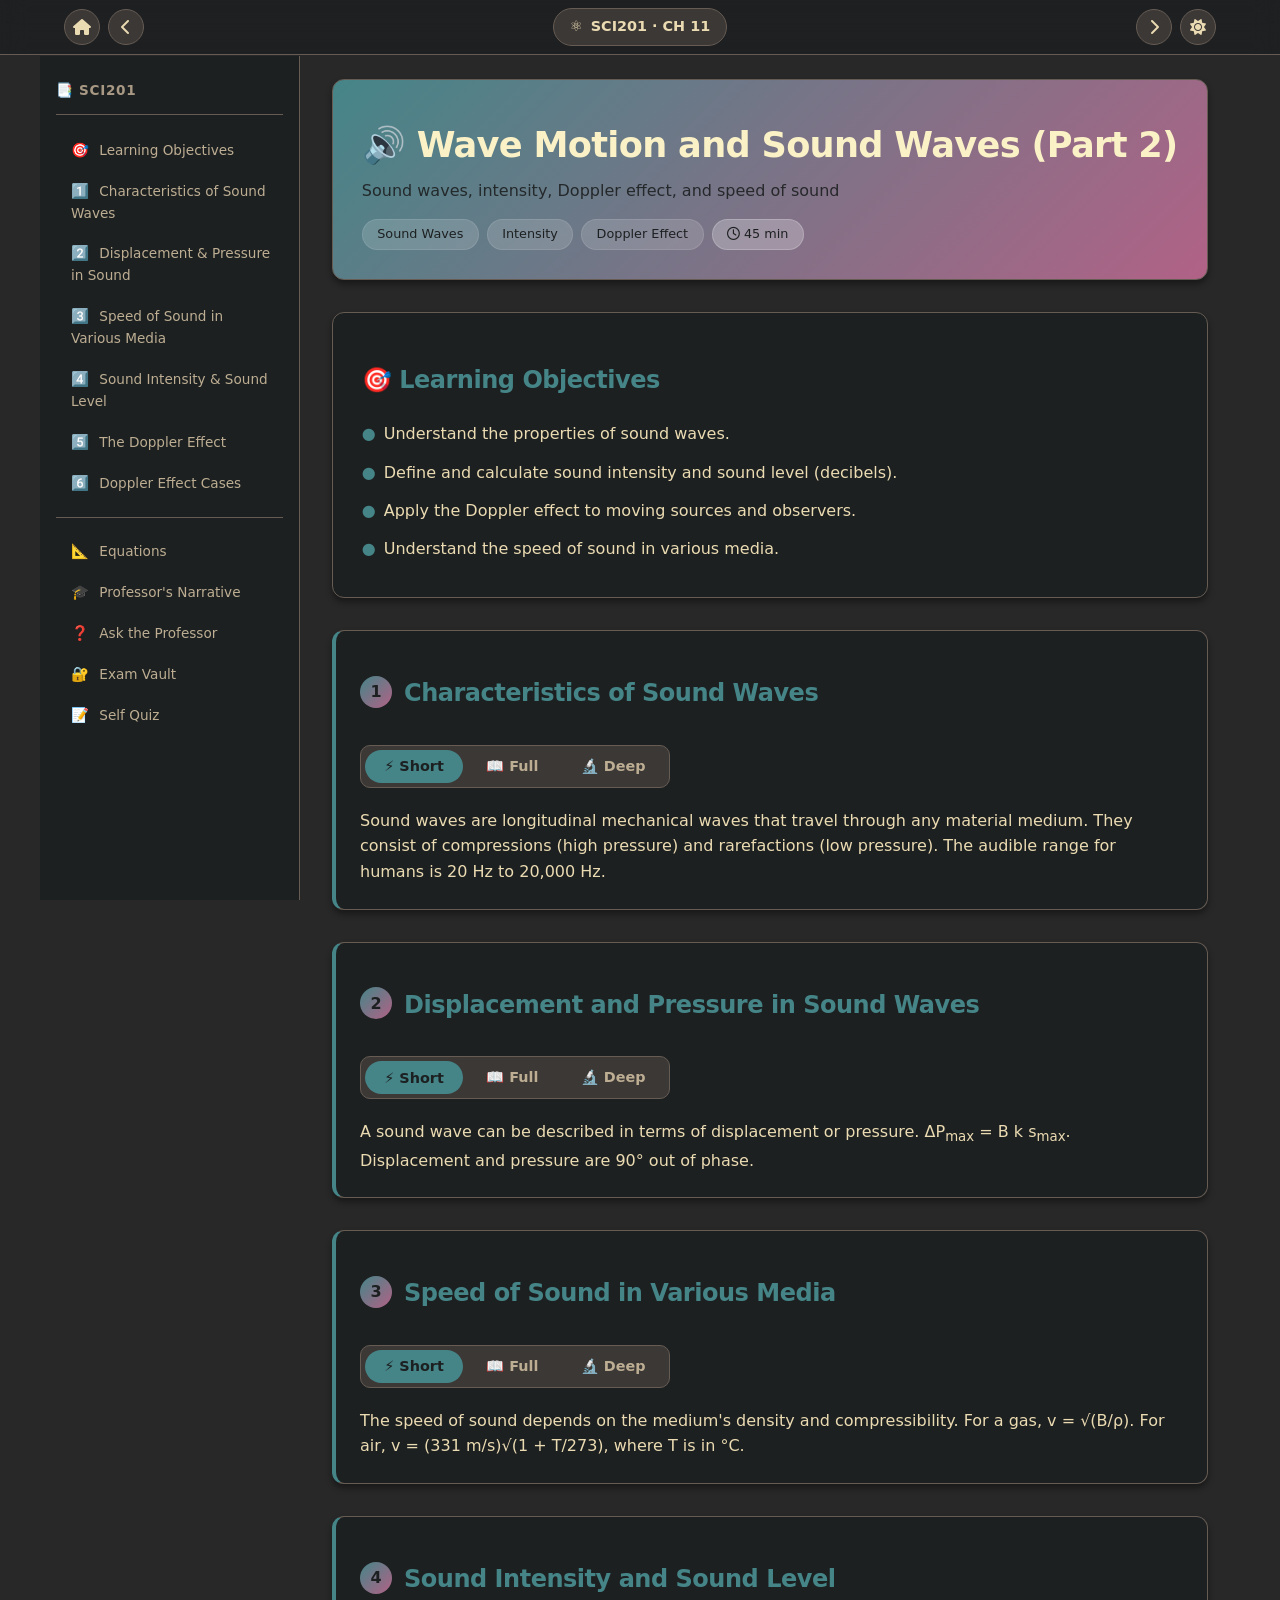
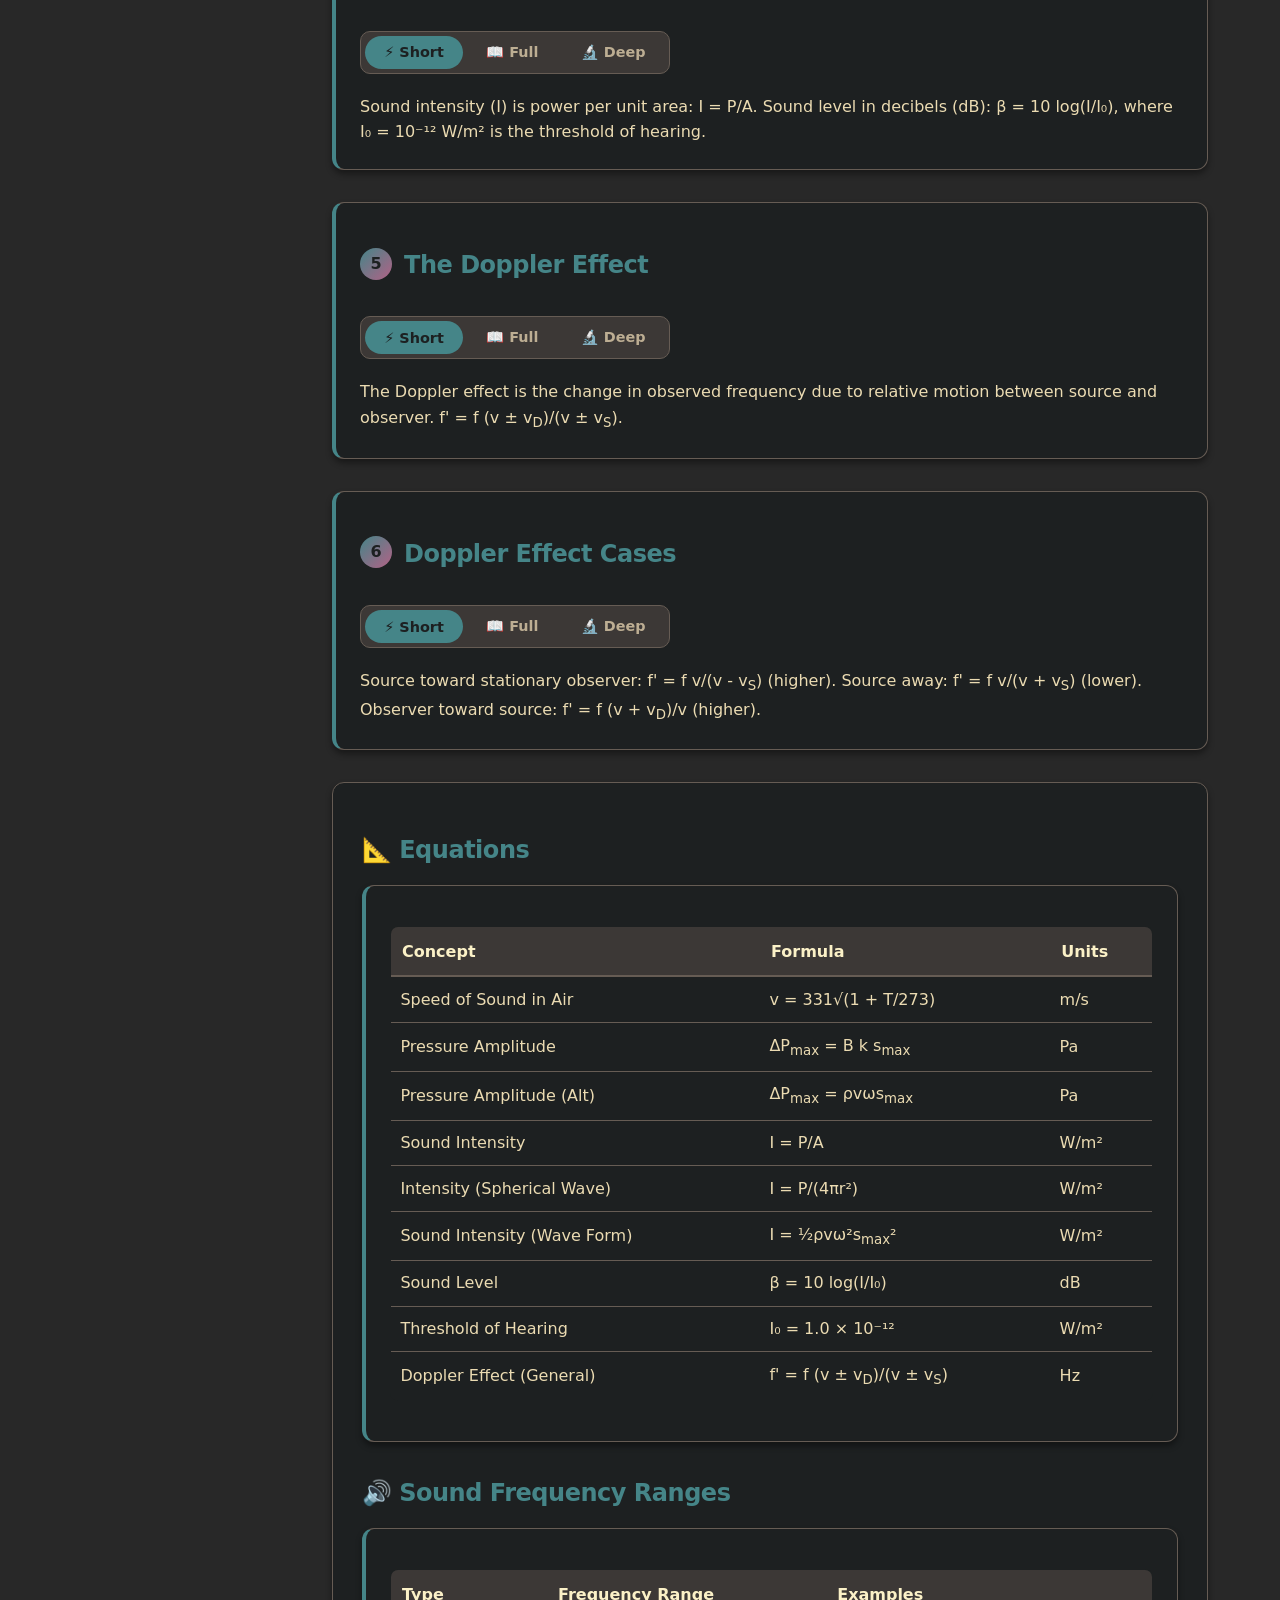
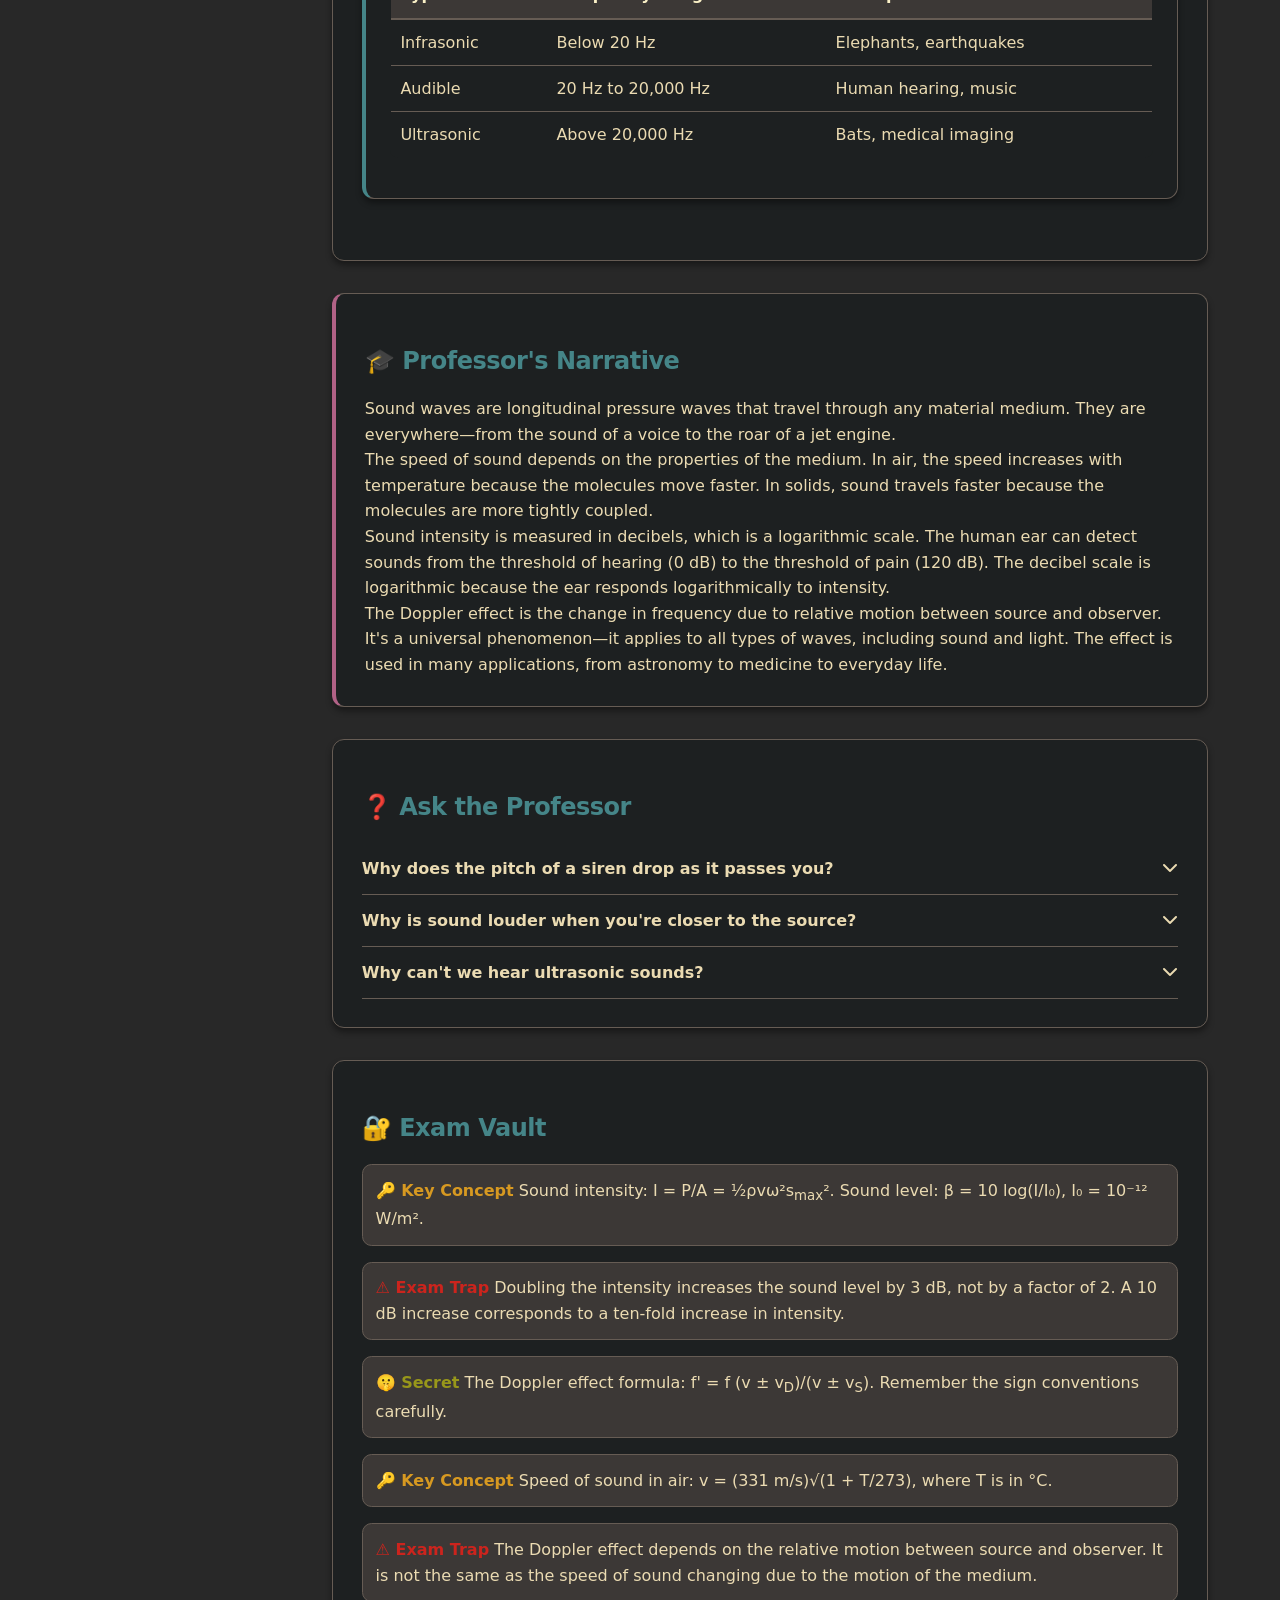
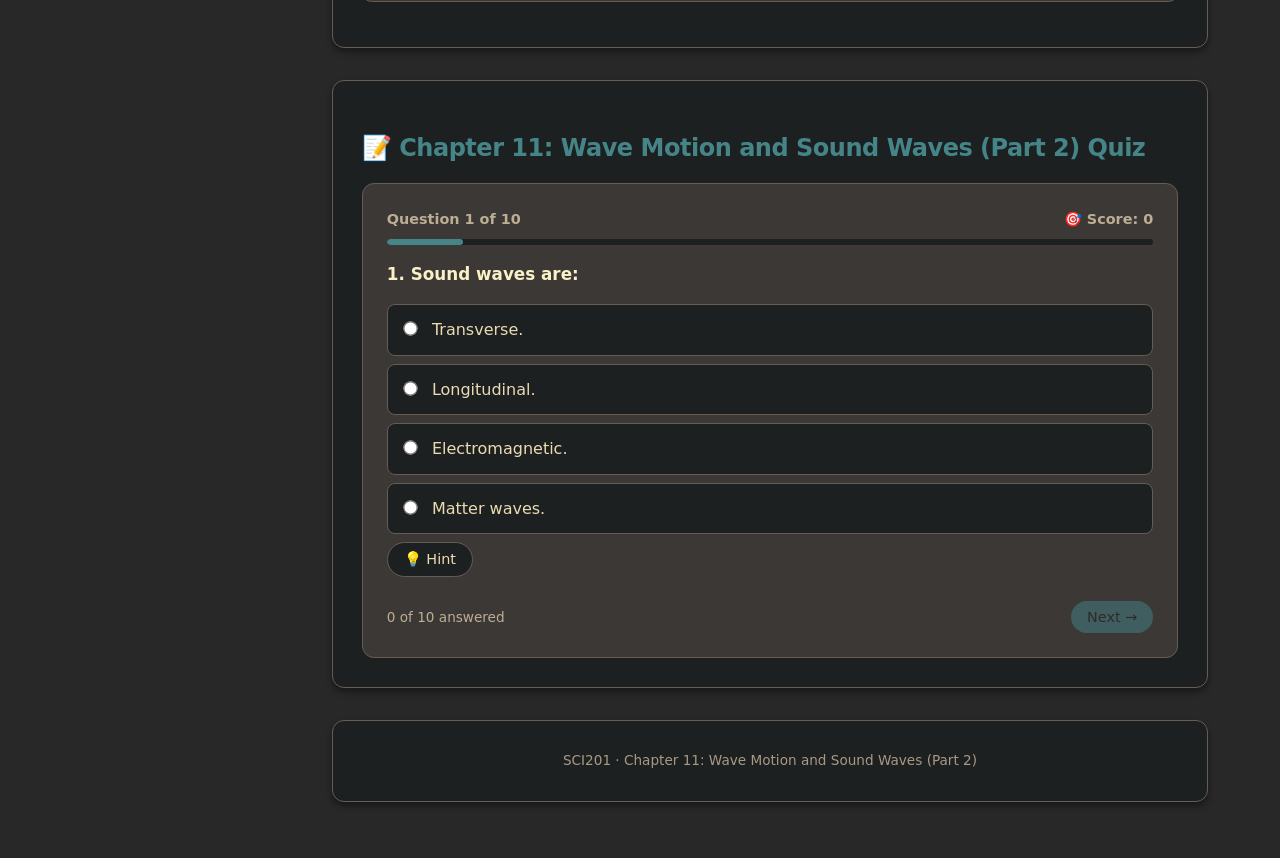
<file: chapters/chapter11.html>
<!doctype html>
<html lang="en">
    <head>
        <meta charset="UTF-8" />
        <meta
            name="viewport"
            content="width=device-width, initial-scale=1.0, user-scalable=yes"
        />
        <title>Chapter 11: Wave Motion and Sound Waves (Part 2) · SCI201</title>
        <link
            rel="stylesheet"
            href="https://cdnjs.cloudflare.com/ajax/libs/font-awesome/6.5.0/css/all.min.css"
        />
        <style>
            /* ================================================================
               GRUVBOX COLOR PALETTE
               ================================================================ */
            :root {
                --bg: #fbf1c7;
                --bg0_h: #f9f5d7;
                --bg0: #fbf1c7;
                --bg1: #ebdbb2;
                --bg2: #d5c4a1;
                --bg3: #bdae93;
                --bg4: #a89984;
                --fg: #3c3836;
                --fg0: #282828;
                --fg1: #3c3836;
                --fg2: #504945;
                --fg3: #665c54;
                --fg4: #7c6f64;
                --gray: #928374;
                --red: #9d0006;
                --green: #79740e;
                --yellow: #b57614;
                --blue: #076678;
                --purple: #8f3f71;
                --aqua: #427b58;
                --orange: #d65d0e;
                --surface: var(--bg0_h);
                --surface-alt: var(--bg1);
                --text: var(--fg1);
                --text-secondary: var(--fg3);
                --text-muted: var(--fg4);
                --border: var(--bg3);
                --border-light: var(--bg2);
                --primary: var(--blue);
                --primary-light: var(--bg2);
                --accent: var(--yellow);
                --success: var(--green);
                --danger: var(--red);
                --warning: var(--orange);
                --shadow-sm: 0 1px 2px rgba(0, 0, 0, 0.05);
                --shadow:
                    0 4px 6px rgba(0, 0, 0, 0.04), 0 1px 3px rgba(0, 0, 0, 0.06);
                --radius: 12px;
                --radius-sm: 8px;
                --transition: 0.2s ease;
                --sidebar-width: 260px;
            }

            [data-theme="dark"] {
                --bg: #282828;
                --bg0_h: #1d2021;
                --bg0: #282828;
                --bg1: #3c3836;
                --bg2: #504945;
                --bg3: #665c54;
                --bg4: #7c6f64;
                --fg: #ebdbb2;
                --fg0: #fbf1c7;
                --fg1: #ebdbb2;
                --fg2: #d5c4a1;
                --fg3: #bdae93;
                --fg4: #a89984;
                --gray: #928374;
                --red: #cc241d;
                --green: #98971a;
                --yellow: #d79921;
                --blue: #458588;
                --purple: #b16286;
                --aqua: #689d6a;
                --orange: #d65d0e;
                --surface: var(--bg0_h);
                --surface-alt: var(--bg1);
                --text: var(--fg1);
                --text-secondary: var(--fg3);
                --text-muted: var(--fg4);
                --border: var(--bg3);
                --border-light: var(--bg2);
                --primary: var(--blue);
                --primary-light: var(--bg2);
                --shadow-sm: 0 1px 2px rgba(0, 0, 0, 0.3);
                --shadow: 0 4px 6px rgba(0, 0, 0, 0.4);
            }

            * {
                margin: 0;
                padding: 0;
                box-sizing: border-box;
            }

            body {
                font-family:
                    system-ui,
                    -apple-system,
                    "Segoe UI",
                    Roboto,
                    sans-serif;
                background: var(--bg);
                color: var(--text);
                line-height: 1.6;
                transition:
                    background var(--transition),
                    color var(--transition);
                min-height: 100vh;
                max-width: 1200px;
                margin: 0 auto;
                overflow-x: hidden;
            }

            .sidebar {
                width: var(--sidebar-width);
                flex-shrink: 0;
                position: sticky;
                top: 56px;
                height: calc(100vh - 56px);
                background: var(--surface);
                border-inline-end: 1px solid var(--border);
                padding: 1.5rem 1rem;
                display: flex;
                flex-direction: column;
                overflow-y: auto;
                overflow-x: hidden;
                z-index: 10;
                transition:
                    background var(--transition),
                    border-color var(--transition);
            }

            .sidebar-header {
                font-weight: 700;
                font-size: 0.85rem;
                text-transform: uppercase;
                letter-spacing: 0.05em;
                color: var(--text-muted);
                margin-bottom: 1rem;
                padding-bottom: 0.75rem;
                border-bottom: 1px solid var(--border);
            }

            .sidebar-nav {
                list-style: none;
                padding: 0;
                margin: 0;
                display: flex;
                flex-direction: column;
                gap: 2px;
            }

            .sidebar-nav li a {
                display: block;
                padding: 0.5rem 0.75rem;
                border-radius: 6px;
                color: var(--text-secondary);
                text-decoration: none;
                font-size: 0.85rem;
                font-weight: 500;
                transition: all 0.15s ease;
                border-left: 3px solid transparent;
            }
            .sidebar-nav li a:hover {
                background: var(--surface-alt);
                color: var(--text);
                border-left-color: var(--border);
            }
            .sidebar-nav li a.active {
                background: var(--primary-light);
                color: var(--primary);
                font-weight: 600;
                border-left-color: var(--primary);
            }
            .sidebar-nav li a .emoji {
                margin-right: 6px;
                font-size: 0.9rem;
            }
            .sidebar-divider {
                border: none;
                border-top: 1px solid var(--border);
                margin: 0.75rem 0;
            }

            .main-wrapper {
                flex: 1;
                min-width: 0;
                padding: 1.5rem 2rem;
            }

            header,
            section,
            footer,
            .concept-card,
            .professor-card,
            .ask-section,
            .vault-section,
            .quiz-section {
                background: var(--surface);
                border-radius: var(--radius);
                padding: 1.8rem;
                margin-bottom: 2rem;
                box-shadow: var(--shadow);
                border: 1px solid var(--border);
            }

            header {
                background: linear-gradient(135deg, var(--blue), var(--purple));
                color: var(--bg0_h);
            }

            h1,
            h2,
            h3 {
                font-weight: 600;
                letter-spacing: -0.02em;
                color: var(--fg0);
                scroll-margin-top: 1rem;
            }
            h1 {
                font-size: 2.2rem;
                margin: 0.5rem 0 0.3rem;
            }
            h2 {
                font-size: 1.5rem;
                margin: 1.2rem 0 1rem;
                display: flex;
                align-items: center;
                gap: 0.5rem;
                color: var(--primary);
            }

            .nav-btn {
                background: var(--primary);
                border: none;
                color: var(--bg0_h);
                padding: 0.5rem 1rem;
                border-radius: 2rem;
                font-weight: 500;
                text-decoration: none;
                display: inline-flex;
                align-items: center;
                gap: 0.4rem;
                font-size: 0.9rem;
                cursor: pointer;
                transition: 0.2s;
                font-family: inherit;
            }
            .nav-btn:hover {
                filter: brightness(1.1);
                text-decoration: none;
                color: var(--bg0_h);
            }
            .nav-btn:disabled {
                opacity: 0.5;
                cursor: not-allowed;
            }

            .tag-list {
                display: flex;
                flex-wrap: wrap;
                gap: 0.5rem;
                margin-top: 1rem;
            }
            .tag {
                background: rgba(255, 255, 255, 0.15);
                color: var(--bg0_h);
                padding: 0.25rem 0.9rem;
                border-radius: 2rem;
                font-size: 0.8rem;
                font-weight: 500;
                border: 1px solid rgba(255, 255, 255, 0.1);
            }
            .tag--accent {
                background: rgba(255, 255, 255, 0.25);
                border-color: rgba(255, 255, 255, 0.2);
            }

            .objectives-list {
                list-style: none;
                padding-left: 0;
            }
            .objectives-list li {
                padding: 0.4rem 0;
                display: flex;
                align-items: baseline;
                gap: 0.5rem;
                color: var(--text);
            }
            .objectives-list li::before {
                content: "●";
                color: var(--primary);
                font-weight: bold;
            }

            .concept-card {
                border-left: 4px solid var(--primary);
                padding: 1.5rem;
                scroll-margin-top: 1rem;
            }
            .concept-header {
                display: flex;
                align-items: center;
                gap: 0.75rem;
                margin-bottom: 1rem;
            }
            .concept-number {
                background: linear-gradient(135deg, var(--blue), var(--purple));
                color: var(--bg0_h);
                width: 32px;
                height: 32px;
                border-radius: 50%;
                display: flex;
                align-items: center;
                justify-content: center;
                font-weight: 700;
            }

            .depth-tabs {
                display: inline-flex;
                gap: 4px;
                margin-bottom: 20px;
                background: var(--surface-alt);
                padding: 4px;
                border-radius: 10px;
                border: 1px solid var(--border);
            }
            .depth-tab {
                background: transparent;
                border: none;
                padding: 0.5rem 1.2rem;
                font-weight: 600;
                color: var(--text-secondary);
                cursor: pointer;
                border-radius: 2rem;
                transition: 0.2s;
                font-size: 0.9rem;
                font-family: inherit;
            }
            .depth-tab.active {
                background: var(--primary);
                color: var(--bg0_h);
            }

            .depth-content {
                display: none;
                animation: fade 0.2s ease;
                color: var(--text);
            }
            .depth-content.active {
                display: block;
            }
            @keyframes fade {
                from {
                    opacity: 0.3;
                }
                to {
                    opacity: 1;
                }
            }

            .formula {
                background: var(--surface-alt);
                padding: 0.8rem 1.2rem;
                border-radius: var(--radius-sm);
                margin: 1rem 0;
                font-family: "Courier New", monospace;
                font-weight: 500;
                border-left: 4px solid var(--primary);
                color: var(--fg0);
            }
            .label {
                display: block;
                font-size: 0.7rem;
                text-transform: uppercase;
                letter-spacing: 0.05em;
                color: var(--primary);
                margin-bottom: 0.2rem;
                font-weight: 600;
            }

            .note-box {
                background: var(--accent);
                border-left: 4px solid var(--orange);
                padding: 0.8rem 1rem;
                border-radius: 0.5rem;
                margin: 1.2rem 0;
                color: var(--bg0_h);
            }
            [data-theme="light"] .note-box {
                color: var(--fg0);
                background: var(--bg2);
            }

            .comparison-table-wrap {
                overflow-x: auto;
                margin: 1rem 0;
            }
            .comparison-table {
                width: 100%;
                border-collapse: collapse;
                background: var(--surface);
                border-radius: 0.5rem;
                overflow: hidden;
                border: 1px solid var(--border);
            }
            .comparison-table th {
                background: var(--surface-alt);
                padding: 0.7rem;
                text-align: left;
                color: var(--fg0);
                border-bottom: 2px solid var(--border);
            }
            .comparison-table td {
                padding: 0.6rem;
                border-bottom: 1px solid var(--border);
                color: var(--text);
            }

            .professor-card {
                border-left: 4px solid var(--purple);
            }
            .vault-entry {
                margin-bottom: 1rem;
                padding: 0.8rem;
                border-radius: 0.6rem;
                background: var(--surface-alt);
                border: 1px solid var(--border);
                color: var(--text);
            }
            .vault-type {
                font-weight: 700;
                margin-bottom: 0.3rem;
            }
            .vault-type--key {
                color: var(--accent);
            }
            .vault-type--trap {
                color: var(--red);
            }
            .vault-type--secret {
                color: var(--green);
            }

            .accordion-item {
                border-bottom: 1px solid var(--border);
            }
            .accordion-trigger {
                width: 100%;
                background: none;
                border: none;
                text-align: left;
                padding: 1rem 0;
                font-weight: 600;
                display: flex;
                justify-content: space-between;
                color: var(--text);
                cursor: pointer;
                font-family: inherit;
                font-size: 1rem;
            }
            .accordion-body {
                max-height: 0;
                overflow: hidden;
                transition: max-height 0.3s ease;
                padding: 0 0.5rem;
                color: var(--text-secondary);
            }
            .accordion-body.open {
                max-height: 300px;
                padding-bottom: 1rem;
            }

            .quiz-card {
                background: var(--surface-alt);
                border: 1px solid var(--border);
                padding: 1.5rem;
                border-radius: var(--radius);
            }
            .quiz-header {
                display: flex;
                justify-content: space-between;
                color: var(--text-secondary);
                margin-bottom: 0.5rem;
                font-weight: 600;
                font-size: 0.9rem;
            }
            .quiz-question {
                font-weight: 600;
                color: var(--fg0);
                margin: 1rem 0;
                font-size: 1.05rem;
                line-height: 1.6;
            }
            .quiz-options label {
                display: block;
                margin: 0.5rem 0;
                cursor: pointer;
                padding: 0.75rem 1rem;
                border-radius: var(--radius-sm);
                border: 1px solid var(--border);
                transition: 0.2s;
                background: var(--surface);
                color: var(--text);
            }
            .quiz-options label:hover {
                border-color: var(--primary);
                background: var(--bg2);
            }
            .quiz-options input[type="radio"] {
                margin-right: 10px;
                accent-color: var(--primary);
                transform: scale(1.1);
            }
            .quiz-feedback {
                background: var(--surface);
                padding: 0.8rem 1rem;
                border-radius: var(--radius-sm);
                margin-top: 1rem;
                border-left: 4px solid var(--primary);
                color: var(--text);
                line-height: 1.6;
            }
            .hidden {
                display: none !important;
            }
            button {
                cursor: pointer;
            }
            footer {
                text-align: center;
                font-size: 0.85rem;
                color: var(--text-muted);
                border-top: 1px solid var(--border);
            }

            #quiz-hint-btn,
            #quiz-prev-btn {
                background: var(--surface);
                color: var(--text);
                border: 1px solid var(--border);
            }
            #quiz-hint-btn:hover,
            #quiz-prev-btn:hover {
                background: var(--primary);
                color: var(--bg0_h);
                border-color: var(--primary);
            }
            #quiz-next-btn,
            #retry-btn {
                background: var(--primary);
                color: var(--bg0_h);
                border: none;
            }
            .score-display {
                color: var(--primary);
                font-weight: 700;
                font-size: 2rem;
            }

            .sidebar-toggle {
                display: none;
                background: var(--primary);
                color: var(--bg0_h);
                border: none;
                width: 40px;
                height: 40px;
                border-radius: 50%;
                font-size: 1.2rem;
                cursor: pointer;
                box-shadow: var(--shadow);
            }

            @media (max-width: 900px) {
                .toolbar-hamburger {
                    display: none !important;
                }
                .sidebar {
                    display: none !important;
                }
                .toolbar {
                    width: 100%;
                    margin-left: 0;
                    margin-right: 0;
                    padding: 0.5rem 1rem;
                    left: 0;
                    right: 0;
                }
                .concept-number {
                    min-width: 32px;
                    min-height: 32px;
                    width: auto;
                    height: auto;
                    padding: 0.25rem 0.5rem;
                    flex-shrink: 0;
                }
                html,
                body {
                    overflow-x: clip;
                    width: 100%;
                }
                .sidebar {
                    position: fixed;
                    left: -100%;
                    top: 56px;
                    height: calc(100vh - 56px);
                    width: 280px;
                    transition: left 0.3s ease;
                    z-index: 15;
                }
                .sidebar.open {
                    left: 0;
                }
                .toolbar-hamburger {
                    display: none !important;
                    align-items: center;
                    justify-content: center;
                }
                .main-wrapper {
                    padding: 1rem;
                    width: 100%;
                }
            }

            .toolbar {
                position: sticky;
                top: 0;
                z-index: 50;
                width: 100vw;
                left: 0;
                right: 0;
                background: rgba(251, 241, 199, 0.85);
                backdrop-filter: blur(12px);
                -webkit-backdrop-filter: blur(12px);
                border-bottom: 1px solid var(--border);
                padding: 0.5rem calc((100vw - 1200px) / 2 + 1.5rem);
                display: flex;
                align-items: center;
                justify-content: space-between;
                gap: 1rem;
                margin-left: calc(-50vw + 600px);
                margin-right: calc(-50vw + 600px);
            }
            [data-theme="dark"] .toolbar {
                background: rgba(29, 32, 33, 0.9);
            }
            .toolbar-left,
            .toolbar-right {
                display: flex;
                align-items: center;
                gap: 0.5rem;
            }
            .toolbar-center {
                display: flex;
                align-items: center;
                gap: 0.5rem;
                font-weight: 700;
                font-size: 0.9rem;
                color: var(--text);
                background: var(--surface-alt);
                padding: 0.4rem 1rem;
                border-radius: 2rem;
                border: 1px solid var(--border);
            }
            .toolbar-btn {
                background: var(--surface-alt);
                border: 1px solid var(--border);
                color: var(--text);
                width: 36px;
                height: 36px;
                border-radius: 50%;
                display: flex;
                align-items: center;
                justify-content: center;
                cursor: pointer;
                text-decoration: none;
                font-size: 1rem;
                transition: all 0.2s ease;
            }
            .toolbar-btn:hover {
                background: var(--primary);
                color: var(--bg0_h);
                border-color: var(--aqua);
            }
            .toolbar-btn.disabled-btn {
                opacity: 0.3;
                cursor: not-allowed;
                pointer-events: none;
            }
            .scroll-top-btn {
                position: fixed;
                bottom: 2rem;
                right: 2rem;
                z-index: 100;
                background: var(--primary);
                color: var(--bg0_h);
                border: none;
                width: 44px;
                height: 44px;
                border-radius: 50%;
                font-size: 1.2rem;
                cursor: pointer;
                box-shadow: var(--shadow);
                display: none;
                align-items: center;
                justify-content: center;
                transition: all 0.3s ease;
            }
            .scroll-top-btn.visible {
                display: flex;
            }
            .scroll-top-btn:hover {
                filter: brightness(1.1);
                transform: translateY(-2px);
            }
            @media (max-width: 900px) {
                .scroll-top-btn {
                    bottom: 1.5rem;
                    right: 1.5rem;
                }
            }
        </style>
    </head>
    <body>
        <aside class="sidebar" id="sidebar">
            <div class="sidebar-header">📑 SCI201</div>
            <ul class="sidebar-nav">
                <li>
                    <a href="#objectives"
                        ><span class="emoji">🎯</span> Learning Objectives</a
                    >
                </li>
                <li>
                    <a href="#concept1"
                        ><span class="emoji">1️⃣</span> Characteristics of Sound
                        Waves</a
                    >
                </li>
                <li>
                    <a href="#concept2"
                        ><span class="emoji">2️⃣</span> Displacement & Pressure
                        in Sound</a
                    >
                </li>
                <li>
                    <a href="#concept3"
                        ><span class="emoji">3️⃣</span> Speed of Sound in Various
                        Media</a
                    >
                </li>
                <li>
                    <a href="#concept4"
                        ><span class="emoji">4️⃣</span> Sound Intensity & Sound
                        Level</a
                    >
                </li>
                <li>
                    <a href="#concept5"
                        ><span class="emoji">5️⃣</span> The Doppler Effect</a
                    >
                </li>
                <li>
                    <a href="#concept6"
                        ><span class="emoji">6️⃣</span> Doppler Effect Cases</a
                    >
                </li>
                <hr class="sidebar-divider" />
                <li>
                    <a href="#formulas"
                        ><span class="emoji">📐</span> Equations</a
                    >
                </li>
                <li>
                    <a href="#narrative"
                        ><span class="emoji">🎓</span> Professor's Narrative</a
                    >
                </li>
                <li>
                    <a href="#ask-professor"
                        ><span class="emoji">❓</span> Ask the Professor</a
                    >
                </li>
                <li>
                    <a href="#exam-vault"
                        ><span class="emoji">🔐</span> Exam Vault</a
                    >
                </li>
                <li>
                    <a href="#quiz"><span class="emoji">📝</span> Self Quiz</a>
                </li>
            </ul>
        </aside>

        <div class="main-wrapper">
            <header>
                <h1>🔊 Wave Motion and Sound Waves (Part 2)</h1>
                <p style="color: var(--bg0_h); opacity: 0.9">
                    Sound waves, intensity, Doppler effect, and speed of sound
                </p>
                <div class="tag-list">
                    <span class="tag">Sound Waves</span>
                    <span class="tag">Intensity</span>
                    <span class="tag">Doppler Effect</span>
                    <span class="tag tag--accent"
                        ><i class="fa-regular fa-clock"></i> 45 min</span
                    >
                </div>
            </header>

            <main>
                <section id="objectives">
                    <h2>🎯 Learning Objectives</h2>
                    <ul class="objectives-list">
                        <li>Understand the properties of sound waves.</li>
                        <li>
                            Define and calculate sound intensity and sound level
                            (decibels).
                        </li>
                        <li>
                            Apply the Doppler effect to moving sources and
                            observers.
                        </li>
                        <li>Understand the speed of sound in various media.</li>
                    </ul>
                </section>

                <div class="concept-card" id="concept1">
                    <div class="concept-header">
                        <span class="concept-number">1</span>
                        <h2>Characteristics of Sound Waves</h2>
                    </div>
                    <div class="depth-tabs">
                        <button class="depth-tab active" data-layer="short">
                            ⚡ Short
                        </button>
                        <button class="depth-tab" data-layer="full">
                            📖 Full
                        </button>
                        <button class="depth-tab" data-layer="deep">
                            🔬 Deep
                        </button>
                    </div>
                    <div data-layer="short" class="depth-content active">
                        <p>
                            Sound waves are longitudinal mechanical waves that
                            travel through any material medium. They consist of
                            compressions (high pressure) and rarefactions (low
                            pressure). The audible range for humans is 20 Hz to
                            20,000 Hz.
                        </p>
                    </div>
                    <div data-layer="full" class="depth-content">
                        <p>
                            Sound waves are longitudinal waves—the particles of
                            the medium oscillate parallel to the direction of
                            propagation. They consist of:
                        </p>
                        <p>
                            <strong>Compressions:</strong> Regions of high
                            pressure and density.
                        </p>
                        <p>
                            <strong>Rarefactions:</strong> Regions of low
                            pressure and density.
                        </p>
                        <p>
                            <strong>Frequency ranges:</strong> Infrasonic (below
                            20 Hz), Audible (20 Hz to 20,000 Hz), Ultrasonic
                            (above 20,000 Hz).
                        </p>
                    </div>
                    <div data-layer="deep" class="depth-content">
                        <p>
                            The speed of sound depends on the medium: Gases
                            slowest (≈343 m/s in air at 20°C), Liquids faster
                            (≈1480 m/s in water), Solids fastest (≈5000 m/s in
                            steel). The speed of sound in air depends on
                            temperature: v = 331 m/s √(1 + T/273), where T is in
                            °C.
                        </p>
                    </div>
                </div>

                <div class="concept-card" id="concept2">
                    <div class="concept-header">
                        <span class="concept-number">2</span>
                        <h2>Displacement and Pressure in Sound Waves</h2>
                    </div>
                    <div class="depth-tabs">
                        <button class="depth-tab active" data-layer="short">
                            ⚡ Short
                        </button>
                        <button class="depth-tab" data-layer="full">
                            📖 Full
                        </button>
                        <button class="depth-tab" data-layer="deep">
                            🔬 Deep
                        </button>
                    </div>
                    <div data-layer="short" class="depth-content active">
                        <p>
                            A sound wave can be described in terms of
                            displacement or pressure. ΔP<sub>max</sub> = B k
                            s<sub>max</sub>. Displacement and pressure are 90°
                            out of phase.
                        </p>
                    </div>
                    <div data-layer="full" class="depth-content">
                        <p>A sinusoidal sound wave is described by:</p>
                        <div class="formula">
                            <span class="label">Pressure Wave</span> ΔP = ΔP<sub
                                >max</sub
                            >
                            sin(kx - ωt)
                        </div>
                        <p>The displacement of the medium is:</p>
                        <div class="formula">
                            <span class="label">Displacement</span> s = s<sub
                                >max</sub
                            >
                            cos(kx - ωt)
                        </div>
                        <p>
                            Pressure is maximum where displacement is zero, and
                            vice versa. ΔP<sub>max</sub> = B k s<sub>max</sub> =
                            ρvω s<sub>max</sub>.
                        </p>
                    </div>
                    <div data-layer="deep" class="depth-content">
                        <p>
                            The pressure is maximum at the compressions and
                            rarefactions, where the displacement of the medium
                            is zero. The displacement is maximum where the
                            pressure equals the equilibrium pressure. This phase
                            relationship is a fundamental property of
                            longitudinal waves.
                        </p>
                    </div>
                </div>

                <div class="concept-card" id="concept3">
                    <div class="concept-header">
                        <span class="concept-number">3</span>
                        <h2>Speed of Sound in Various Media</h2>
                    </div>
                    <div class="depth-tabs">
                        <button class="depth-tab active" data-layer="short">
                            ⚡ Short
                        </button>
                        <button class="depth-tab" data-layer="full">
                            📖 Full
                        </button>
                        <button class="depth-tab" data-layer="deep">
                            🔬 Deep
                        </button>
                    </div>
                    <div data-layer="short" class="depth-content active">
                        <p>
                            The speed of sound depends on the medium's density
                            and compressibility. For a gas, v = √(B/ρ). For air,
                            v = (331 m/s)√(1 + T/273), where T is in °C.
                        </p>
                    </div>
                    <div data-layer="full" class="depth-content">
                        <p>
                            The speed of all mechanical waves follows: v =
                            √(elastic property / inertial property). For sound
                            waves:
                        </p>
                        <p>
                            <strong>Gas or liquid:</strong> v = √(B/ρ), where B
                            is the bulk modulus.
                        </p>
                        <p>
                            <strong>Solid rod:</strong> v = √(Y/ρ), where Y is
                            Young's modulus.
                        </p>
                        <p>In air at 0°C, v = 331 m/s. At 20°C, v ≈ 343 m/s.</p>
                    </div>
                    <div data-layer="deep" class="depth-content">
                        <p>
                            The speed of sound in a gas depends on temperature
                            because the bulk modulus is proportional to
                            pressure, which is related to temperature. At higher
                            temperatures, molecules move faster and collide more
                            frequently, so the speed of sound increases. The
                            speed does not depend on pressure (for fixed
                            temperature), because pressure increases both
                            density and bulk modulus in the same proportion.
                        </p>
                    </div>
                </div>

                <div class="concept-card" id="concept4">
                    <div class="concept-header">
                        <span class="concept-number">4</span>
                        <h2>Sound Intensity and Sound Level</h2>
                    </div>
                    <div class="depth-tabs">
                        <button class="depth-tab active" data-layer="short">
                            ⚡ Short
                        </button>
                        <button class="depth-tab" data-layer="full">
                            📖 Full
                        </button>
                        <button class="depth-tab" data-layer="deep">
                            🔬 Deep
                        </button>
                    </div>
                    <div data-layer="short" class="depth-content active">
                        <p>
                            Sound intensity (I) is power per unit area: I = P/A.
                            Sound level in decibels (dB): β = 10 log(I/I₀),
                            where I₀ = 10⁻¹² W/m² is the threshold of hearing.
                        </p>
                    </div>
                    <div data-layer="full" class="depth-content">
                        <p>
                            Sound intensity is the average power per unit area
                            perpendicular to the direction of propagation:
                        </p>
                        <div class="formula">
                            <span class="label">Intensity</span> I = P/A =
                            ½ρvω²s<sub>max</sub>²
                        </div>
                        <p>
                            For spherical waves: I = P/(4πr²), so intensity
                            decreases as 1/r².
                        </p>
                        <p>The sound level in decibels:</p>
                        <div class="formula">
                            <span class="label">Sound Level</span> β = 10
                            log(I/I₀)
                        </div>
                        <p>
                            where I₀ = 10⁻¹² W/m². Doubling intensity increases
                            level by 3 dB. A ten-fold increase in intensity
                            corresponds to a 10 dB increase.
                        </p>
                    </div>
                    <div data-layer="deep" class="depth-content">
                        <p>
                            The decibel scale is logarithmic because the human
                            ear responds logarithmically. A sound of 60 dB is
                            not twice as loud as 30 dB—it is 10³ = 1000 times
                            more intense. The threshold of pain is about 120 dB
                            (I = 1 W/m²). Prolonged exposure above 85 dB can
                            cause hearing damage.
                        </p>
                    </div>
                </div>

                <div class="concept-card" id="concept5">
                    <div class="concept-header">
                        <span class="concept-number">5</span>
                        <h2>The Doppler Effect</h2>
                    </div>
                    <div class="depth-tabs">
                        <button class="depth-tab active" data-layer="short">
                            ⚡ Short
                        </button>
                        <button class="depth-tab" data-layer="full">
                            📖 Full
                        </button>
                        <button class="depth-tab" data-layer="deep">
                            🔬 Deep
                        </button>
                    </div>
                    <div data-layer="short" class="depth-content active">
                        <p>
                            The Doppler effect is the change in observed
                            frequency due to relative motion between source and
                            observer. f' = f (v ± v<sub>D</sub>)/(v ±
                            v<sub>S</sub>).
                        </p>
                    </div>
                    <div data-layer="full" class="depth-content">
                        <p>The observed frequency f' is:</p>
                        <div class="formula">
                            <span class="label">Doppler Effect</span> f' = f (v
                            ± v<sub>D</sub>)/(v ± v<sub>S</sub>)
                        </div>
                        <p>
                            where v is the speed of sound, v<sub>D</sub> is the
                            speed of the detector (observer), and v<sub>S</sub>
                            is the speed of the source.
                        </p>
                        <p>
                            <strong>Sign conventions:</strong> Detector toward
                            source: v<sub>D</sub> positive. Source toward
                            detector: v<sub>S</sub> negative.
                        </p>
                    </div>
                    <div data-layer="deep" class="depth-content">
                        <p>
                            The Doppler effect is observed in many contexts:
                            Sound (passing siren changes pitch), Light (redshift
                            of distant galaxies), Radar (police radar guns),
                            Medicine (Doppler ultrasound for blood flow). It
                            results from relative motion changing the number of
                            wave fronts per unit time.
                        </p>
                    </div>
                </div>

                <div class="concept-card" id="concept6">
                    <div class="concept-header">
                        <span class="concept-number">6</span>
                        <h2>Doppler Effect Cases</h2>
                    </div>
                    <div class="depth-tabs">
                        <button class="depth-tab active" data-layer="short">
                            ⚡ Short
                        </button>
                        <button class="depth-tab" data-layer="full">
                            📖 Full
                        </button>
                        <button class="depth-tab" data-layer="deep">
                            🔬 Deep
                        </button>
                    </div>
                    <div data-layer="short" class="depth-content active">
                        <p>
                            Source toward stationary observer: f' = f v/(v -
                            v<sub>S</sub>) (higher). Source away: f' = f v/(v +
                            v<sub>S</sub>) (lower). Observer toward source: f' =
                            f (v + v<sub>D</sub>)/v (higher).
                        </p>
                    </div>
                    <div data-layer="full" class="depth-content">
                        <p>
                            <strong>Source moving toward observer:</strong> f' =
                            f v/(v - v<sub>S</sub>) → frequency increases.
                        </p>
                        <p>
                            <strong>Source moving away from observer:</strong>
                            f' = f v/(v + v<sub>S</sub>) → frequency decreases.
                        </p>
                        <p>
                            <strong>Observer moving toward source:</strong> f' =
                            f (v + v<sub>D</sub>)/v → frequency increases.
                        </p>
                        <p>
                            <strong>Observer moving away from source:</strong>
                            f' = f (v - v<sub>D</sub>)/v → frequency decreases.
                        </p>
                        <p>
                            <strong>Both moving:</strong> Use general formula f'
                            = f (v ± v<sub>D</sub>)/(v ± v<sub>S</sub>).
                        </p>
                    </div>
                    <div data-layer="deep" class="depth-content">
                        <p>
                            The Doppler effect is a powerful tool for measuring
                            velocities. In astronomy, redshift of light from
                            galaxies tells us how fast they're moving away. In
                            medicine, Doppler ultrasound measures blood flow
                            velocity. In police work, radar guns use the Doppler
                            effect to measure car speeds. The effect is
                            symmetric—it depends only on relative motion.
                        </p>
                    </div>
                </div>

                <section id="formulas">
                    <h2>📐 Equations</h2>
                    <div class="concept-card">
                        <div class="comparison-table-wrap">
                            <table class="comparison-table">
                                <thead>
                                    <tr>
                                        <th>Concept</th>
                                        <th>Formula</th>
                                        <th>Units</th>
                                    </tr>
                                </thead>
                                <tbody>
                                    <tr>
                                        <td>Speed of Sound in Air</td>
                                        <td>v = 331√(1 + T/273)</td>
                                        <td>m/s</td>
                                    </tr>
                                    <tr>
                                        <td>Pressure Amplitude</td>
                                        <td>
                                            ΔP<sub>max</sub> = B k s<sub
                                                >max</sub
                                            >
                                        </td>
                                        <td>Pa</td>
                                    </tr>
                                    <tr>
                                        <td>Pressure Amplitude (Alt)</td>
                                        <td>
                                            ΔP<sub>max</sub> = ρvωs<sub
                                                >max</sub
                                            >
                                        </td>
                                        <td>Pa</td>
                                    </tr>
                                    <tr>
                                        <td>Sound Intensity</td>
                                        <td>I = P/A</td>
                                        <td>W/m²</td>
                                    </tr>
                                    <tr>
                                        <td>Intensity (Spherical Wave)</td>
                                        <td>I = P/(4πr²)</td>
                                        <td>W/m²</td>
                                    </tr>
                                    <tr>
                                        <td>Sound Intensity (Wave Form)</td>
                                        <td>I = ½ρvω²s<sub>max</sub>²</td>
                                        <td>W/m²</td>
                                    </tr>
                                    <tr>
                                        <td>Sound Level</td>
                                        <td>β = 10 log(I/I₀)</td>
                                        <td>dB</td>
                                    </tr>
                                    <tr>
                                        <td>Threshold of Hearing</td>
                                        <td>I₀ = 1.0 × 10⁻¹²</td>
                                        <td>W/m²</td>
                                    </tr>
                                    <tr>
                                        <td>Doppler Effect (General)</td>
                                        <td>
                                            f' = f (v ± v<sub>D</sub>)/(v ±
                                            v<sub>S</sub>)
                                        </td>
                                        <td>Hz</td>
                                    </tr>
                                </tbody>
                            </table>
                        </div>
                    </div>

                    <h2>🔊 Sound Frequency Ranges</h2>
                    <div class="concept-card">
                        <div class="comparison-table-wrap">
                            <table class="comparison-table">
                                <thead>
                                    <tr>
                                        <th>Type</th>
                                        <th>Frequency Range</th>
                                        <th>Examples</th>
                                    </tr>
                                </thead>
                                <tbody>
                                    <tr>
                                        <td>Infrasonic</td>
                                        <td>Below 20 Hz</td>
                                        <td>Elephants, earthquakes</td>
                                    </tr>
                                    <tr>
                                        <td>Audible</td>
                                        <td>20 Hz to 20,000 Hz</td>
                                        <td>Human hearing, music</td>
                                    </tr>
                                    <tr>
                                        <td>Ultrasonic</td>
                                        <td>Above 20,000 Hz</td>
                                        <td>Bats, medical imaging</td>
                                    </tr>
                                </tbody>
                            </table>
                        </div>
                    </div>
                </section>

                <section class="professor-card" id="narrative">
                    <h2>🎓 Professor's Narrative</h2>
                    <p>
                        Sound waves are longitudinal pressure waves that travel
                        through any material medium. They are everywhere—from
                        the sound of a voice to the roar of a jet engine.
                    </p>
                    <p>
                        The speed of sound depends on the properties of the
                        medium. In air, the speed increases with temperature
                        because the molecules move faster. In solids, sound
                        travels faster because the molecules are more tightly
                        coupled.
                    </p>
                    <p>
                        Sound intensity is measured in decibels, which is a
                        logarithmic scale. The human ear can detect sounds from
                        the threshold of hearing (0 dB) to the threshold of pain
                        (120 dB). The decibel scale is logarithmic because the
                        ear responds logarithmically to intensity.
                    </p>
                    <p>
                        The Doppler effect is the change in frequency due to
                        relative motion between source and observer. It's a
                        universal phenomenon—it applies to all types of waves,
                        including sound and light. The effect is used in many
                        applications, from astronomy to medicine to everyday
                        life.
                    </p>
                </section>

                <section class="ask-section" id="ask-professor">
                    <h2>❓ Ask the Professor</h2>
                    <div class="accordion">
                        <div class="accordion-item">
                            <button class="accordion-trigger">
                                Why does the pitch of a siren drop as it passes
                                you? <i class="fa-solid fa-chevron-down"></i>
                            </button>
                            <div class="accordion-body">
                                <p>
                                    As the siren approaches, sound waves are
                                    compressed, giving a higher frequency
                                    (pitch). As it passes and moves away, sound
                                    waves are stretched, giving a lower
                                    frequency. This is the classic example of
                                    the Doppler effect.
                                </p>
                            </div>
                        </div>
                        <div class="accordion-item">
                            <button class="accordion-trigger">
                                Why is sound louder when you're closer to the
                                source? <i class="fa-solid fa-chevron-down"></i>
                            </button>
                            <div class="accordion-body">
                                <p>
                                    Sound intensity decreases as 1/r² for
                                    spherical waves. As you move away from the
                                    source, the same power is spread over a
                                    larger spherical surface area, so the
                                    intensity per unit area decreases.
                                </p>
                            </div>
                        </div>
                        <div class="accordion-item">
                            <button class="accordion-trigger">
                                Why can't we hear ultrasonic sounds?
                                <i class="fa-solid fa-chevron-down"></i>
                            </button>
                            <div class="accordion-body">
                                <p>
                                    The human ear is sensitive to frequencies
                                    from 20 Hz to 20,000 Hz. Ultrasonic sounds
                                    are above 20,000 Hz, so our ears can't
                                    detect them. However, some animals (like
                                    bats and dolphins) can hear ultrasonic
                                    frequencies and use them for echolocation.
                                </p>
                            </div>
                        </div>
                    </div>
                </section>

                <section class="vault-section" id="exam-vault">
                    <h2>🔐 Exam Vault</h2>
                    <div class="vault-entry">
                        <span class="vault-type vault-type--key"
                            >🔑 Key Concept</span
                        >
                        Sound intensity: I = P/A = ½ρvω²s<sub>max</sub>². Sound
                        level: β = 10 log(I/I₀), I₀ = 10⁻¹² W/m².
                    </div>
                    <div class="vault-entry">
                        <span class="vault-type vault-type--trap"
                            >⚠️ Exam Trap</span
                        >
                        Doubling the intensity increases the sound level by 3
                        dB, not by a factor of 2. A 10 dB increase corresponds
                        to a ten-fold increase in intensity.
                    </div>
                    <div class="vault-entry">
                        <span class="vault-type vault-type--secret"
                            >🤫 Secret</span
                        >
                        The Doppler effect formula: f' = f (v ±
                        v<sub>D</sub>)/(v ± v<sub>S</sub>). Remember the sign
                        conventions carefully.
                    </div>
                    <div class="vault-entry">
                        <span class="vault-type vault-type--key"
                            >🔑 Key Concept</span
                        >
                        Speed of sound in air: v = (331 m/s)√(1 + T/273), where
                        T is in °C.
                    </div>
                    <div class="vault-entry">
                        <span class="vault-type vault-type--trap"
                            >⚠️ Exam Trap</span
                        >
                        The Doppler effect depends on the relative motion
                        between source and observer. It is not the same as the
                        speed of sound changing due to the motion of the medium.
                    </div>
                </section>

                <section class="quiz-section" id="quiz">
                    <h2>
                        📝 Chapter 11: Wave Motion and Sound Waves (Part 2) Quiz
                    </h2>
                    <div id="quiz-container"></div>
                </section>
            </main>

            <footer>
                SCI201 · Chapter 11: Wave Motion and Sound Waves (Part 2)
            </footer>
        </div>

        <script>
            (function () {
                window.toggleTheme = function () {
                    const html = document.documentElement;
                    const cur = html.getAttribute("data-theme");
                    const next = cur === "dark" ? "light" : "dark";
                    html.setAttribute("data-theme", next);
                    localStorage.setItem("garden_theme", next);
                };
                const saved = localStorage.getItem("garden_theme") || "dark";
                document.documentElement.setAttribute("data-theme", saved);

                document.querySelectorAll(".depth-tabs").forEach((tabGroup) => {
                    const card = tabGroup.closest(".concept-card");
                    if (!card) return;
                    const tabs = tabGroup.querySelectorAll(".depth-tab");
                    const contents = card.querySelectorAll(".depth-content");
                    tabs.forEach((tab) => {
                        tab.addEventListener("click", function () {
                            const layer = this.dataset.layer;
                            tabs.forEach((t) => t.classList.remove("active"));
                            this.classList.add("active");
                            contents.forEach((c) => {
                                c.classList.remove("active");
                                if (c.dataset.layer === layer)
                                    c.classList.add("active");
                            });
                        });
                    });
                });

                document
                    .querySelectorAll(".accordion-trigger")
                    .forEach((btn) => {
                        btn.addEventListener("click", function () {
                            const body = this.nextElementSibling;
                            const isOpen = body.classList.contains("open");
                            const section = this.closest(".accordion");
                            section
                                .querySelectorAll(".accordion-body")
                                .forEach((b) => b.classList.remove("open"));
                            if (!isOpen) body.classList.add("open");
                        });
                    });

                const currentStatus = localStorage.getItem("chapter_11_status");
                if (!currentStatus || currentStatus === "not-started") {
                    localStorage.setItem("chapter_11_status", "viewed");
                }
            })();
        </script>

        <script src="../js/quiz.js"></script>
        <script>
            initQuiz({
                chapterNum: 11,
                quizData: [
                    {
                        question: "1. Sound waves are:",
                        options: [
                            "Transverse.",
                            "Longitudinal.",
                            "Electromagnetic.",
                            "Matter waves.",
                        ],
                        correct: 1,
                        explanation:
                            "Sound compresses and expands the air, so it's longitudinal.",
                        hint: "Sound compresses and expands the air.",
                    },
                    {
                        question: "2. The audible range for humans is:",
                        options: [
                            "20 Hz to 20,000 Hz.",
                            "0 to 20,000 Hz.",
                            "20,000 Hz to 200,000 Hz.",
                            "0 to 1000 Hz.",
                        ],
                        correct: 0,
                        explanation: "This is the range of human hearing.",
                        hint: "This is the range of human hearing.",
                    },
                    {
                        question: "3. Sound intensity is defined as:",
                        options: [
                            "Power per unit area.",
                            "Power per unit volume.",
                            "Energy per unit area.",
                            "Force per unit area.",
                        ],
                        correct: 0,
                        explanation:
                            "Intensity is the power passing through a unit area.",
                        hint: "It's the power passing through a unit area.",
                    },
                    {
                        question: "4. The decibel is a unit of:",
                        options: [
                            "Frequency.",
                            "Sound level.",
                            "Wavelength.",
                            "Speed.",
                        ],
                        correct: 1,
                        explanation:
                            "It's a logarithmic measure of sound intensity.",
                        hint: "It's a logarithmic measure of sound intensity.",
                    },
                    {
                        question:
                            "5. The speed of sound in air at 20°C is approximately:",
                        options: [
                            "343 m/s.",
                            "300 m/s.",
                            "500 m/s.",
                            "1000 m/s.",
                        ],
                        correct: 0,
                        explanation:
                            "This is the standard value at room temperature.",
                        hint: "This is the standard value.",
                    },
                    {
                        question:
                            "6. The Doppler effect is the change in observed frequency due to:",
                        options: [
                            "The speed of sound.",
                            "The relative motion of source and observer.",
                            "The intensity of the sound.",
                            "The temperature of the air.",
                        ],
                        correct: 1,
                        explanation:
                            "Think about a passing siren changing pitch.",
                        hint: "Think about a passing siren.",
                    },
                    {
                        question:
                            "7. When a source moves toward a stationary observer, the observed frequency:",
                        options: [
                            "Increases.",
                            "Decreases.",
                            "Stays the same.",
                            "Becomes zero.",
                        ],
                        correct: 0,
                        explanation:
                            "The waves are compressed, giving a higher frequency.",
                        hint: "Think about the compression of waves.",
                    },
                    {
                        question: "8. The threshold of hearing is:",
                        options: [
                            "I₀ = 10⁻¹² W/m².",
                            "I₀ = 10⁻⁶ W/m².",
                            "I₀ = 1 W/m².",
                            "I₀ = 10⁻³ W/m².",
                        ],
                        correct: 0,
                        explanation:
                            "This is the reference intensity for the decibel scale.",
                        hint: "This is the reference intensity for decibels.",
                    },
                    {
                        question:
                            "9. The pressure amplitude in a sound wave is related to the displacement amplitude by:",
                        options: [
                            "ΔP_max = B k s_max.",
                            "ΔP_max = B s_max/k.",
                            "ΔP_max = B k/s_max.",
                            "ΔP_max = k s_max/B.",
                        ],
                        correct: 0,
                        explanation: "This is the relationship in a gas.",
                        hint: "This is the relationship in a gas.",
                    },
                    {
                        question: "10. Ultrasonic waves have frequencies:",
                        options: [
                            "Below 20 Hz.",
                            "Above 20,000 Hz.",
                            "Between 20 Hz and 20,000 Hz.",
                            "Equal to 20,000 Hz.",
                        ],
                        correct: 1,
                        explanation: '"Ultra" means beyond the audible range.',
                        hint: '"Ultra" means beyond the audible range.',
                    },
                ],
            });
        </script>
        <button
            class="scroll-top-btn"
            onclick="window.scrollTo({ top: 0, behavior: 'smooth' })"
            title="Back to top"
        >
            <i class="fa-solid fa-arrow-up"></i>
        </button>
        <script src="../js/toolbar.js"></script>
    </body>
</html>
</file>
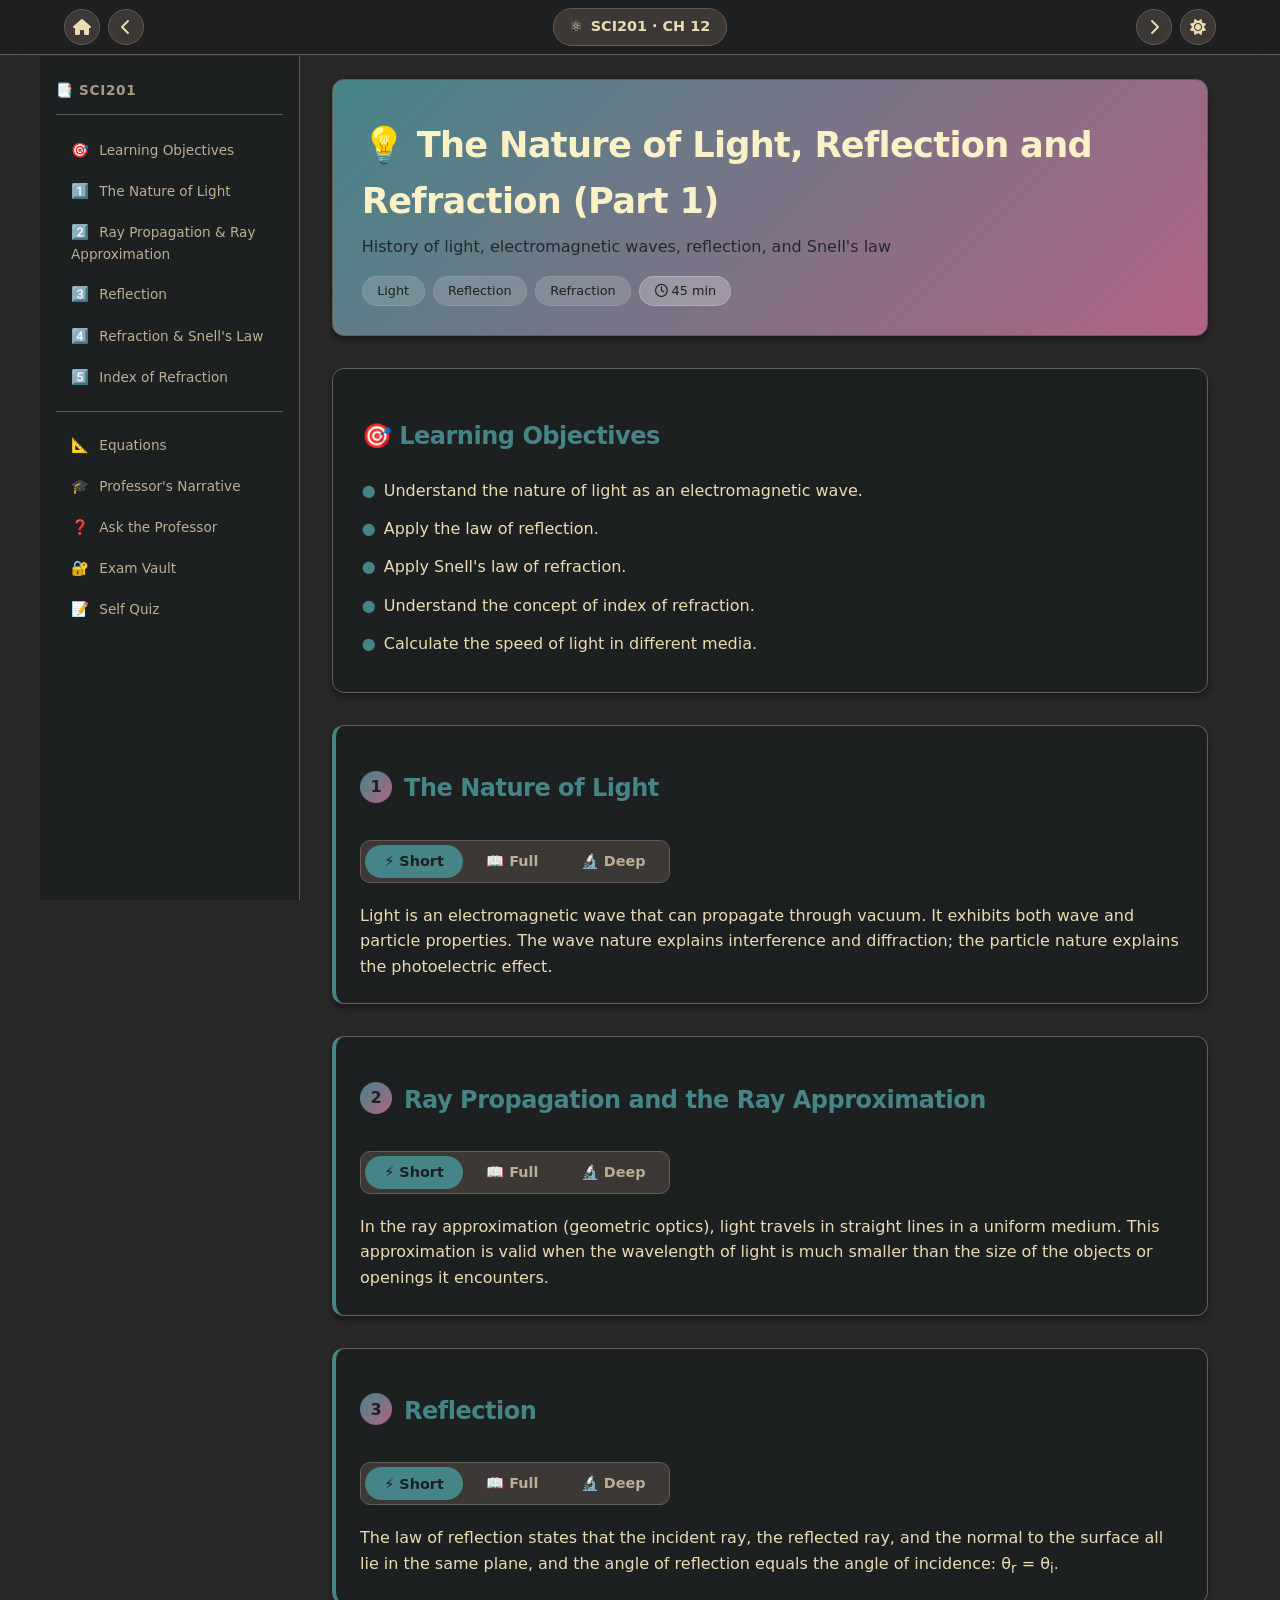
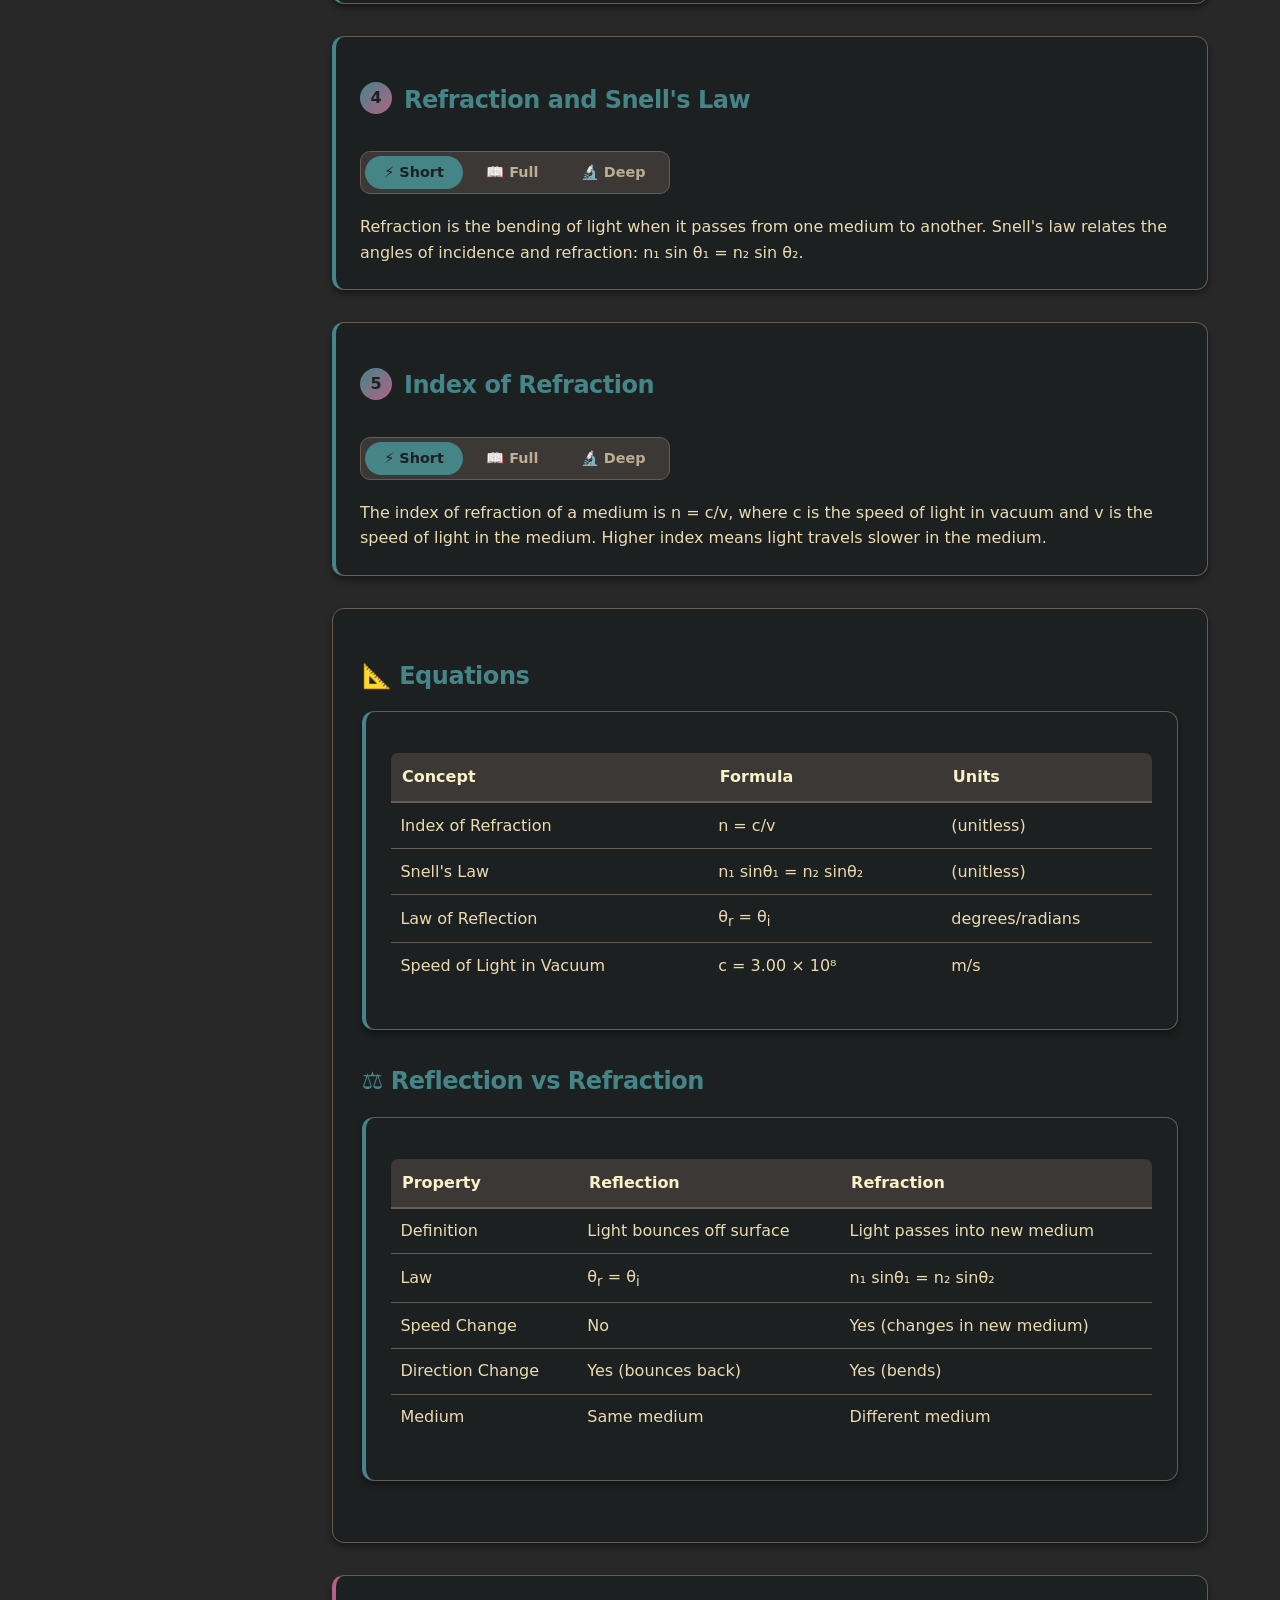
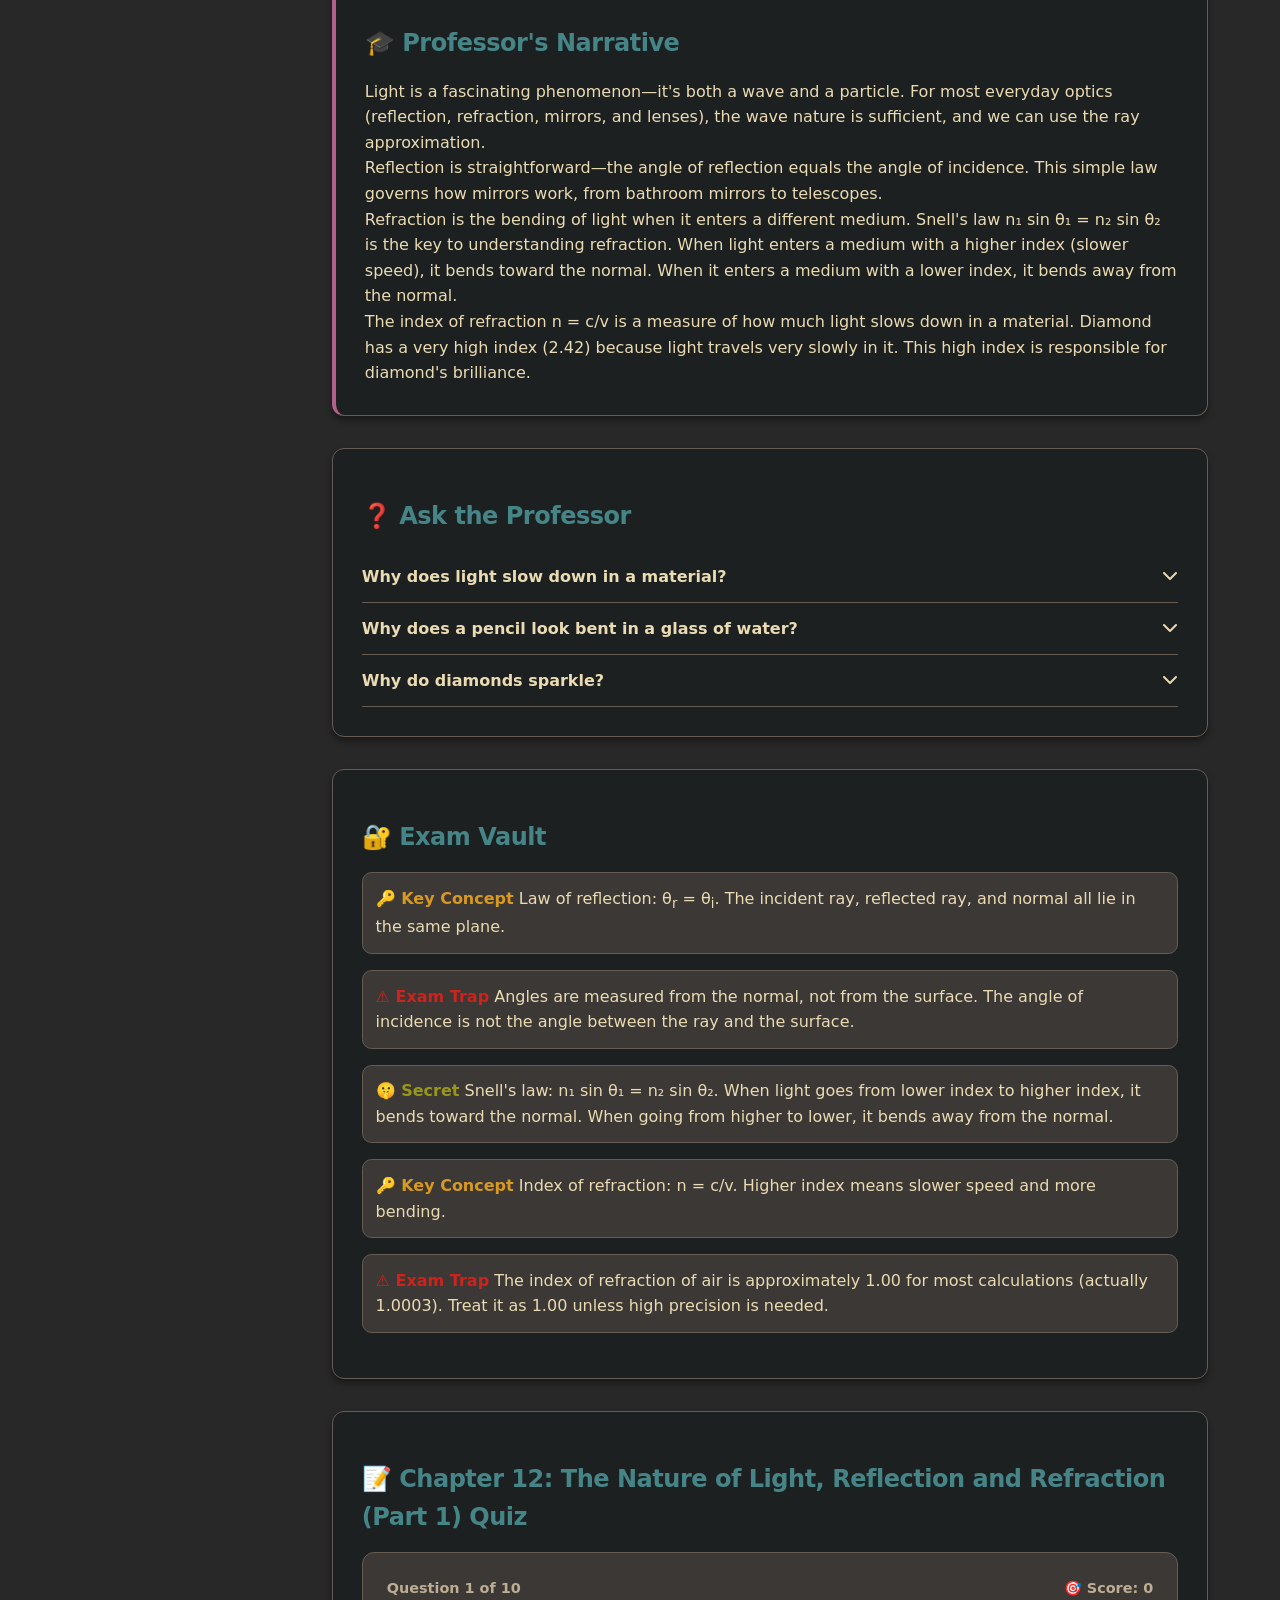
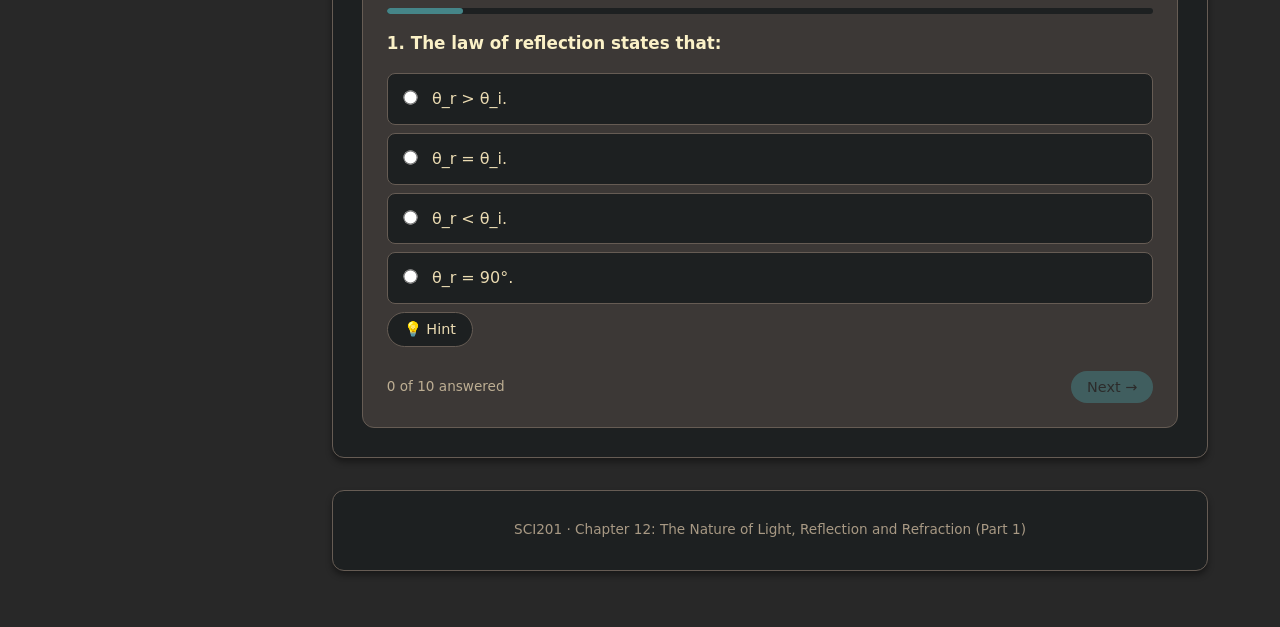
<file: chapters/chapter12.html>
<!doctype html>
<html lang="en">
    <head>
        <meta charset="UTF-8" />
        <meta
            name="viewport"
            content="width=device-width, initial-scale=1.0, user-scalable=yes"
        />
        <title>
            Chapter 12: The Nature of Light, Reflection and Refraction (Part 1)
            · SCI201
        </title>
        <link
            rel="stylesheet"
            href="https://cdnjs.cloudflare.com/ajax/libs/font-awesome/6.5.0/css/all.min.css"
        />
        <style>
            /* ================================================================
               GRUVBOX COLOR PALETTE
               ================================================================ */
            :root {
                --bg: #fbf1c7;
                --bg0_h: #f9f5d7;
                --bg0: #fbf1c7;
                --bg1: #ebdbb2;
                --bg2: #d5c4a1;
                --bg3: #bdae93;
                --bg4: #a89984;
                --fg: #3c3836;
                --fg0: #282828;
                --fg1: #3c3836;
                --fg2: #504945;
                --fg3: #665c54;
                --fg4: #7c6f64;
                --gray: #928374;
                --red: #9d0006;
                --green: #79740e;
                --yellow: #b57614;
                --blue: #076678;
                --purple: #8f3f71;
                --aqua: #427b58;
                --orange: #d65d0e;
                --surface: var(--bg0_h);
                --surface-alt: var(--bg1);
                --text: var(--fg1);
                --text-secondary: var(--fg3);
                --text-muted: var(--fg4);
                --border: var(--bg3);
                --border-light: var(--bg2);
                --primary: var(--blue);
                --primary-light: var(--bg2);
                --accent: var(--yellow);
                --success: var(--green);
                --danger: var(--red);
                --warning: var(--orange);
                --shadow-sm: 0 1px 2px rgba(0, 0, 0, 0.05);
                --shadow:
                    0 4px 6px rgba(0, 0, 0, 0.04), 0 1px 3px rgba(0, 0, 0, 0.06);
                --radius: 12px;
                --radius-sm: 8px;
                --transition: 0.2s ease;
                --sidebar-width: 260px;
            }

            [data-theme="dark"] {
                --bg: #282828;
                --bg0_h: #1d2021;
                --bg0: #282828;
                --bg1: #3c3836;
                --bg2: #504945;
                --bg3: #665c54;
                --bg4: #7c6f64;
                --fg: #ebdbb2;
                --fg0: #fbf1c7;
                --fg1: #ebdbb2;
                --fg2: #d5c4a1;
                --fg3: #bdae93;
                --fg4: #a89984;
                --gray: #928374;
                --red: #cc241d;
                --green: #98971a;
                --yellow: #d79921;
                --blue: #458588;
                --purple: #b16286;
                --aqua: #689d6a;
                --orange: #d65d0e;
                --surface: var(--bg0_h);
                --surface-alt: var(--bg1);
                --text: var(--fg1);
                --text-secondary: var(--fg3);
                --text-muted: var(--fg4);
                --border: var(--bg3);
                --border-light: var(--bg2);
                --primary: var(--blue);
                --primary-light: var(--bg2);
                --shadow-sm: 0 1px 2px rgba(0, 0, 0, 0.3);
                --shadow: 0 4px 6px rgba(0, 0, 0, 0.4);
            }

            * {
                margin: 0;
                padding: 0;
                box-sizing: border-box;
            }

            body {
                font-family:
                    system-ui,
                    -apple-system,
                    "Segoe UI",
                    Roboto,
                    sans-serif;
                background: var(--bg);
                color: var(--text);
                line-height: 1.6;
                transition:
                    background var(--transition),
                    color var(--transition);
                min-height: 100vh;
                max-width: 1200px;
                margin: 0 auto;
                overflow-x: hidden;
            }

            .sidebar {
                width: var(--sidebar-width);
                flex-shrink: 0;
                position: sticky;
                top: 56px;
                height: calc(100vh - 56px);
                background: var(--surface);
                border-inline-end: 1px solid var(--border);
                padding: 1.5rem 1rem;
                display: flex;
                flex-direction: column;
                overflow-y: auto;
                overflow-x: hidden;
                z-index: 10;
                transition:
                    background var(--transition),
                    border-color var(--transition);
            }

            .sidebar-header {
                font-weight: 700;
                font-size: 0.85rem;
                text-transform: uppercase;
                letter-spacing: 0.05em;
                color: var(--text-muted);
                margin-bottom: 1rem;
                padding-bottom: 0.75rem;
                border-bottom: 1px solid var(--border);
            }

            .sidebar-nav {
                list-style: none;
                padding: 0;
                margin: 0;
                display: flex;
                flex-direction: column;
                gap: 2px;
            }

            .sidebar-nav li a {
                display: block;
                padding: 0.5rem 0.75rem;
                border-radius: 6px;
                color: var(--text-secondary);
                text-decoration: none;
                font-size: 0.85rem;
                font-weight: 500;
                transition: all 0.15s ease;
                border-left: 3px solid transparent;
            }
            .sidebar-nav li a:hover {
                background: var(--surface-alt);
                color: var(--text);
                border-left-color: var(--border);
            }
            .sidebar-nav li a.active {
                background: var(--primary-light);
                color: var(--primary);
                font-weight: 600;
                border-left-color: var(--primary);
            }
            .sidebar-nav li a .emoji {
                margin-right: 6px;
                font-size: 0.9rem;
            }
            .sidebar-divider {
                border: none;
                border-top: 1px solid var(--border);
                margin: 0.75rem 0;
            }

            .main-wrapper {
                flex: 1;
                min-width: 0;
                padding: 1.5rem 2rem;
            }

            header,
            section,
            footer,
            .concept-card,
            .professor-card,
            .ask-section,
            .vault-section,
            .quiz-section {
                background: var(--surface);
                border-radius: var(--radius);
                padding: 1.8rem;
                margin-bottom: 2rem;
                box-shadow: var(--shadow);
                border: 1px solid var(--border);
            }

            header {
                background: linear-gradient(135deg, var(--blue), var(--purple));
                color: var(--bg0_h);
            }

            h1,
            h2,
            h3 {
                font-weight: 600;
                letter-spacing: -0.02em;
                color: var(--fg0);
                scroll-margin-top: 1rem;
            }
            h1 {
                font-size: 2.2rem;
                margin: 0.5rem 0 0.3rem;
            }
            h2 {
                font-size: 1.5rem;
                margin: 1.2rem 0 1rem;
                display: flex;
                align-items: center;
                gap: 0.5rem;
                color: var(--primary);
            }

            .nav-btn {
                background: var(--primary);
                border: none;
                color: var(--bg0_h);
                padding: 0.5rem 1rem;
                border-radius: 2rem;
                font-weight: 500;
                text-decoration: none;
                display: inline-flex;
                align-items: center;
                gap: 0.4rem;
                font-size: 0.9rem;
                cursor: pointer;
                transition: 0.2s;
                font-family: inherit;
            }
            .nav-btn:hover {
                filter: brightness(1.1);
                text-decoration: none;
                color: var(--bg0_h);
            }
            .nav-btn:disabled {
                opacity: 0.5;
                cursor: not-allowed;
            }

            .tag-list {
                display: flex;
                flex-wrap: wrap;
                gap: 0.5rem;
                margin-top: 1rem;
            }
            .tag {
                background: rgba(255, 255, 255, 0.15);
                color: var(--bg0_h);
                padding: 0.25rem 0.9rem;
                border-radius: 2rem;
                font-size: 0.8rem;
                font-weight: 500;
                border: 1px solid rgba(255, 255, 255, 0.1);
            }
            .tag--accent {
                background: rgba(255, 255, 255, 0.25);
                border-color: rgba(255, 255, 255, 0.2);
            }

            .objectives-list {
                list-style: none;
                padding-left: 0;
            }
            .objectives-list li {
                padding: 0.4rem 0;
                display: flex;
                align-items: baseline;
                gap: 0.5rem;
                color: var(--text);
            }
            .objectives-list li::before {
                content: "●";
                color: var(--primary);
                font-weight: bold;
            }

            .concept-card {
                border-left: 4px solid var(--primary);
                padding: 1.5rem;
                scroll-margin-top: 1rem;
            }
            .concept-header {
                display: flex;
                align-items: center;
                gap: 0.75rem;
                margin-bottom: 1rem;
            }
            .concept-number {
                background: linear-gradient(135deg, var(--blue), var(--purple));
                color: var(--bg0_h);
                width: 32px;
                height: 32px;
                border-radius: 50%;
                display: flex;
                align-items: center;
                justify-content: center;
                font-weight: 700;
            }

            .depth-tabs {
                display: inline-flex;
                gap: 4px;
                margin-bottom: 20px;
                background: var(--surface-alt);
                padding: 4px;
                border-radius: 10px;
                border: 1px solid var(--border);
            }
            .depth-tab {
                background: transparent;
                border: none;
                padding: 0.5rem 1.2rem;
                font-weight: 600;
                color: var(--text-secondary);
                cursor: pointer;
                border-radius: 2rem;
                transition: 0.2s;
                font-size: 0.9rem;
                font-family: inherit;
            }
            .depth-tab.active {
                background: var(--primary);
                color: var(--bg0_h);
            }

            .depth-content {
                display: none;
                animation: fade 0.2s ease;
                color: var(--text);
            }
            .depth-content.active {
                display: block;
            }
            @keyframes fade {
                from {
                    opacity: 0.3;
                }
                to {
                    opacity: 1;
                }
            }

            .formula {
                background: var(--surface-alt);
                padding: 0.8rem 1.2rem;
                border-radius: var(--radius-sm);
                margin: 1rem 0;
                font-family: "Courier New", monospace;
                font-weight: 500;
                border-left: 4px solid var(--primary);
                color: var(--fg0);
            }
            .label {
                display: block;
                font-size: 0.7rem;
                text-transform: uppercase;
                letter-spacing: 0.05em;
                color: var(--primary);
                margin-bottom: 0.2rem;
                font-weight: 600;
            }

            .note-box {
                background: var(--accent);
                border-left: 4px solid var(--orange);
                padding: 0.8rem 1rem;
                border-radius: 0.5rem;
                margin: 1.2rem 0;
                color: var(--bg0_h);
            }
            [data-theme="light"] .note-box {
                color: var(--fg0);
                background: var(--bg2);
            }

            .comparison-table-wrap {
                overflow-x: auto;
                margin: 1rem 0;
            }
            .comparison-table {
                width: 100%;
                border-collapse: collapse;
                background: var(--surface);
                border-radius: 0.5rem;
                overflow: hidden;
                border: 1px solid var(--border);
            }
            .comparison-table th {
                background: var(--surface-alt);
                padding: 0.7rem;
                text-align: left;
                color: var(--fg0);
                border-bottom: 2px solid var(--border);
            }
            .comparison-table td {
                padding: 0.6rem;
                border-bottom: 1px solid var(--border);
                color: var(--text);
            }

            .professor-card {
                border-left: 4px solid var(--purple);
            }
            .vault-entry {
                margin-bottom: 1rem;
                padding: 0.8rem;
                border-radius: 0.6rem;
                background: var(--surface-alt);
                border: 1px solid var(--border);
                color: var(--text);
            }
            .vault-type {
                font-weight: 700;
                margin-bottom: 0.3rem;
            }
            .vault-type--key {
                color: var(--accent);
            }
            .vault-type--trap {
                color: var(--red);
            }
            .vault-type--secret {
                color: var(--green);
            }

            .accordion-item {
                border-bottom: 1px solid var(--border);
            }
            .accordion-trigger {
                width: 100%;
                background: none;
                border: none;
                text-align: left;
                padding: 1rem 0;
                font-weight: 600;
                display: flex;
                justify-content: space-between;
                color: var(--text);
                cursor: pointer;
                font-family: inherit;
                font-size: 1rem;
            }
            .accordion-body {
                max-height: 0;
                overflow: hidden;
                transition: max-height 0.3s ease;
                padding: 0 0.5rem;
                color: var(--text-secondary);
            }
            .accordion-body.open {
                max-height: 300px;
                padding-bottom: 1rem;
            }

            .quiz-card {
                background: var(--surface-alt);
                border: 1px solid var(--border);
                padding: 1.5rem;
                border-radius: var(--radius);
            }
            .quiz-header {
                display: flex;
                justify-content: space-between;
                color: var(--text-secondary);
                margin-bottom: 0.5rem;
                font-weight: 600;
                font-size: 0.9rem;
            }
            .quiz-question {
                font-weight: 600;
                color: var(--fg0);
                margin: 1rem 0;
                font-size: 1.05rem;
                line-height: 1.6;
            }
            .quiz-options label {
                display: block;
                margin: 0.5rem 0;
                cursor: pointer;
                padding: 0.75rem 1rem;
                border-radius: var(--radius-sm);
                border: 1px solid var(--border);
                transition: 0.2s;
                background: var(--surface);
                color: var(--text);
            }
            .quiz-options label:hover {
                border-color: var(--primary);
                background: var(--bg2);
            }
            .quiz-options input[type="radio"] {
                margin-right: 10px;
                accent-color: var(--primary);
                transform: scale(1.1);
            }
            .quiz-feedback {
                background: var(--surface);
                padding: 0.8rem 1rem;
                border-radius: var(--radius-sm);
                margin-top: 1rem;
                border-left: 4px solid var(--primary);
                color: var(--text);
                line-height: 1.6;
            }
            .hidden {
                display: none !important;
            }
            button {
                cursor: pointer;
            }
            footer {
                text-align: center;
                font-size: 0.85rem;
                color: var(--text-muted);
                border-top: 1px solid var(--border);
            }

            #quiz-hint-btn,
            #quiz-prev-btn {
                background: var(--surface);
                color: var(--text);
                border: 1px solid var(--border);
            }
            #quiz-hint-btn:hover,
            #quiz-prev-btn:hover {
                background: var(--primary);
                color: var(--bg0_h);
                border-color: var(--primary);
            }
            #quiz-next-btn,
            #retry-btn {
                background: var(--primary);
                color: var(--bg0_h);
                border: none;
            }
            .score-display {
                color: var(--primary);
                font-weight: 700;
                font-size: 2rem;
            }

            .sidebar-toggle {
                display: none;
                background: var(--primary);
                color: var(--bg0_h);
                border: none;
                width: 40px;
                height: 40px;
                border-radius: 50%;
                font-size: 1.2rem;
                cursor: pointer;
                box-shadow: var(--shadow);
            }

            @media (max-width: 900px) {
                .toolbar-hamburger {
                    display: none !important;
                }
                .sidebar {
                    display: none !important;
                }
                .toolbar {
                    width: 100%;
                    margin-left: 0;
                    margin-right: 0;
                    padding: 0.5rem 1rem;
                    left: 0;
                    right: 0;
                }
                .concept-number {
                    min-width: 32px;
                    min-height: 32px;
                    width: auto;
                    height: auto;
                    padding: 0.25rem 0.5rem;
                    flex-shrink: 0;
                }
                html,
                body {
                    overflow-x: clip;
                    width: 100%;
                }
                .sidebar {
                    position: fixed;
                    left: -100%;
                    top: 56px;
                    height: calc(100vh - 56px);
                    width: 280px;
                    transition: left 0.3s ease;
                    z-index: 15;
                }
                .sidebar.open {
                    left: 0;
                }
                .toolbar-hamburger {
                    display: none !important;
                    align-items: center;
                    justify-content: center;
                }
                .main-wrapper {
                    padding: 1rem;
                    width: 100%;
                }
            }

            .toolbar {
                position: sticky;
                top: 0;
                z-index: 50;
                width: 100vw;
                left: 0;
                right: 0;
                background: rgba(251, 241, 199, 0.85);
                backdrop-filter: blur(12px);
                -webkit-backdrop-filter: blur(12px);
                border-bottom: 1px solid var(--border);
                padding: 0.5rem calc((100vw - 1200px) / 2 + 1.5rem);
                display: flex;
                align-items: center;
                justify-content: space-between;
                gap: 1rem;
                margin-left: calc(-50vw + 600px);
                margin-right: calc(-50vw + 600px);
            }
            [data-theme="dark"] .toolbar {
                background: rgba(29, 32, 33, 0.9);
            }
            .toolbar-left,
            .toolbar-right {
                display: flex;
                align-items: center;
                gap: 0.5rem;
            }
            .toolbar-center {
                display: flex;
                align-items: center;
                gap: 0.5rem;
                font-weight: 700;
                font-size: 0.9rem;
                color: var(--text);
                background: var(--surface-alt);
                padding: 0.4rem 1rem;
                border-radius: 2rem;
                border: 1px solid var(--border);
            }
            .toolbar-btn {
                background: var(--surface-alt);
                border: 1px solid var(--border);
                color: var(--text);
                width: 36px;
                height: 36px;
                border-radius: 50%;
                display: flex;
                align-items: center;
                justify-content: center;
                cursor: pointer;
                text-decoration: none;
                font-size: 1rem;
                transition: all 0.2s ease;
            }
            .toolbar-btn:hover {
                background: var(--primary);
                color: var(--bg0_h);
                border-color: var(--aqua);
            }
            .toolbar-btn.disabled-btn {
                opacity: 0.3;
                cursor: not-allowed;
                pointer-events: none;
            }
            .scroll-top-btn {
                position: fixed;
                bottom: 2rem;
                right: 2rem;
                z-index: 100;
                background: var(--primary);
                color: var(--bg0_h);
                border: none;
                width: 44px;
                height: 44px;
                border-radius: 50%;
                font-size: 1.2rem;
                cursor: pointer;
                box-shadow: var(--shadow);
                display: none;
                align-items: center;
                justify-content: center;
                transition: all 0.3s ease;
            }
            .scroll-top-btn.visible {
                display: flex;
            }
            .scroll-top-btn:hover {
                filter: brightness(1.1);
                transform: translateY(-2px);
            }
            @media (max-width: 900px) {
                .scroll-top-btn {
                    bottom: 1.5rem;
                    right: 1.5rem;
                }
            }
        </style>
    </head>
    <body>
        <aside class="sidebar" id="sidebar">
            <div class="sidebar-header">📑 SCI201</div>
            <ul class="sidebar-nav">
                <li>
                    <a href="#objectives"
                        ><span class="emoji">🎯</span> Learning Objectives</a
                    >
                </li>
                <li>
                    <a href="#concept1"
                        ><span class="emoji">1️⃣</span> The Nature of Light</a
                    >
                </li>
                <li>
                    <a href="#concept2"
                        ><span class="emoji">2️⃣</span> Ray Propagation & Ray
                        Approximation</a
                    >
                </li>
                <li>
                    <a href="#concept3"
                        ><span class="emoji">3️⃣</span> Reflection</a
                    >
                </li>
                <li>
                    <a href="#concept4"
                        ><span class="emoji">4️⃣</span> Refraction & Snell's
                        Law</a
                    >
                </li>
                <li>
                    <a href="#concept5"
                        ><span class="emoji">5️⃣</span> Index of Refraction</a
                    >
                </li>
                <hr class="sidebar-divider" />
                <li>
                    <a href="#formulas"
                        ><span class="emoji">📐</span> Equations</a
                    >
                </li>
                <li>
                    <a href="#narrative"
                        ><span class="emoji">🎓</span> Professor's Narrative</a
                    >
                </li>
                <li>
                    <a href="#ask-professor"
                        ><span class="emoji">❓</span> Ask the Professor</a
                    >
                </li>
                <li>
                    <a href="#exam-vault"
                        ><span class="emoji">🔐</span> Exam Vault</a
                    >
                </li>
                <li>
                    <a href="#quiz"><span class="emoji">📝</span> Self Quiz</a>
                </li>
            </ul>
        </aside>

        <div class="main-wrapper">
            <header>
                <h1>
                    💡 The Nature of Light, Reflection and Refraction (Part 1)
                </h1>
                <p style="color: var(--bg0_h); opacity: 0.9">
                    History of light, electromagnetic waves, reflection, and
                    Snell's law
                </p>
                <div class="tag-list">
                    <span class="tag">Light</span>
                    <span class="tag">Reflection</span>
                    <span class="tag">Refraction</span>
                    <span class="tag tag--accent"
                        ><i class="fa-regular fa-clock"></i> 45 min</span
                    >
                </div>
            </header>

            <main>
                <section id="objectives">
                    <h2>🎯 Learning Objectives</h2>
                    <ul class="objectives-list">
                        <li>
                            Understand the nature of light as an electromagnetic
                            wave.
                        </li>
                        <li>Apply the law of reflection.</li>
                        <li>Apply Snell's law of refraction.</li>
                        <li>Understand the concept of index of refraction.</li>
                        <li>
                            Calculate the speed of light in different media.
                        </li>
                    </ul>
                </section>

                <div class="concept-card" id="concept1">
                    <div class="concept-header">
                        <span class="concept-number">1</span>
                        <h2>The Nature of Light</h2>
                    </div>
                    <div class="depth-tabs">
                        <button class="depth-tab active" data-layer="short">
                            ⚡ Short
                        </button>
                        <button class="depth-tab" data-layer="full">
                            📖 Full
                        </button>
                        <button class="depth-tab" data-layer="deep">
                            🔬 Deep
                        </button>
                    </div>
                    <div data-layer="short" class="depth-content active">
                        <p>
                            Light is an electromagnetic wave that can propagate
                            through vacuum. It exhibits both wave and particle
                            properties. The wave nature explains interference
                            and diffraction; the particle nature explains the
                            photoelectric effect.
                        </p>
                    </div>
                    <div data-layer="full" class="depth-content">
                        <p>
                            Historically, light was considered a stream of
                            particles (Newton's corpuscular theory). In 1678,
                            Huygens showed that a wave model could explain
                            reflection and refraction. In 1801, Young
                            demonstrated interference, providing clear evidence
                            for the wave nature of light. In 1873, Maxwell
                            showed that light is an electromagnetic wave. In the
                            early 20th century, experiments showed that light
                            also has a particle nature—the particles are called
                            photons.
                        </p>
                    </div>
                    <div data-layer="deep" class="depth-content">
                        <p>
                            Light is both a wave and a particle (wave-particle
                            duality). The wave nature is observed in
                            interference and diffraction experiments. The
                            particle nature is observed in the photoelectric
                            effect and Compton scattering. The speed of light in
                            vacuum is c = 3.00 × 10⁸ m/s.
                        </p>
                    </div>
                </div>

                <div class="concept-card" id="concept2">
                    <div class="concept-header">
                        <span class="concept-number">2</span>
                        <h2>Ray Propagation and the Ray Approximation</h2>
                    </div>
                    <div class="depth-tabs">
                        <button class="depth-tab active" data-layer="short">
                            ⚡ Short
                        </button>
                        <button class="depth-tab" data-layer="full">
                            📖 Full
                        </button>
                        <button class="depth-tab" data-layer="deep">
                            🔬 Deep
                        </button>
                    </div>
                    <div data-layer="short" class="depth-content active">
                        <p>
                            In the ray approximation (geometric optics), light
                            travels in straight lines in a uniform medium. This
                            approximation is valid when the wavelength of light
                            is much smaller than the size of the objects or
                            openings it encounters.
                        </p>
                    </div>
                    <div data-layer="full" class="depth-content">
                        <p>
                            Ray optics (or geometric optics) assumes that light
                            travels in straight lines called rays. This
                            approximation is valid when the wavelength of light
                            is much smaller than the size of the objects or
                            openings it encounters. If the opening is comparable
                            to the wavelength, diffraction occurs, and the ray
                            approximation breaks down.
                        </p>
                    </div>
                    <div data-layer="deep" class="depth-content">
                        <p>
                            The ray approximation is very useful for
                            understanding reflection, refraction, mirrors, and
                            lenses. It assumes that light travels in a fixed
                            direction in a straight line through a uniform
                            medium and changes direction when it meets the
                            surface of a different medium. This is a good
                            approximation for many everyday situations,
                            including vision, photography, and optical
                            instruments.
                        </p>
                    </div>
                </div>

                <div class="concept-card" id="concept3">
                    <div class="concept-header">
                        <span class="concept-number">3</span>
                        <h2>Reflection</h2>
                    </div>
                    <div class="depth-tabs">
                        <button class="depth-tab active" data-layer="short">
                            ⚡ Short
                        </button>
                        <button class="depth-tab" data-layer="full">
                            📖 Full
                        </button>
                        <button class="depth-tab" data-layer="deep">
                            🔬 Deep
                        </button>
                    </div>
                    <div data-layer="short" class="depth-content active">
                        <p>
                            The law of reflection states that the incident ray,
                            the reflected ray, and the normal to the surface all
                            lie in the same plane, and the angle of reflection
                            equals the angle of incidence: θ<sub>r</sub> =
                            θ<sub>i</sub>.
                        </p>
                    </div>
                    <div data-layer="full" class="depth-content">
                        <p>
                            When a light ray strikes a smooth surface (like a
                            mirror), it reflects according to the law of
                            reflection:
                        </p>
                        <p>
                            1. The incident ray, the reflected ray, and the
                            normal to the surface are all in the same plane.
                        </p>
                        <p>
                            2. The angle of reflection equals the angle of
                            incidence: θ<sub>r</sub> = θ<sub>i</sub>.
                        </p>
                        <p>
                            Specular reflection occurs from a smooth surface.
                            Diffuse reflection occurs from a rough surface.
                        </p>
                    </div>
                    <div data-layer="deep" class="depth-content">
                        <p>
                            The law of reflection is a consequence of the wave
                            nature of light—it's the same as the reflection of
                            any wave. It's used in mirrors, periscopes, and many
                            optical instruments. The angle is always measured
                            from the normal (perpendicular) to the surface, not
                            from the surface itself.
                        </p>
                    </div>
                </div>

                <div class="concept-card" id="concept4">
                    <div class="concept-header">
                        <span class="concept-number">4</span>
                        <h2>Refraction and Snell's Law</h2>
                    </div>
                    <div class="depth-tabs">
                        <button class="depth-tab active" data-layer="short">
                            ⚡ Short
                        </button>
                        <button class="depth-tab" data-layer="full">
                            📖 Full
                        </button>
                        <button class="depth-tab" data-layer="deep">
                            🔬 Deep
                        </button>
                    </div>
                    <div data-layer="short" class="depth-content active">
                        <p>
                            Refraction is the bending of light when it passes
                            from one medium to another. Snell's law relates the
                            angles of incidence and refraction: n₁ sin θ₁ = n₂
                            sin θ₂.
                        </p>
                    </div>
                    <div data-layer="full" class="depth-content">
                        <p>
                            When light passes from one transparent medium to
                            another, part of it reflects and part of it
                            transmits (refracts). The refracted ray bends
                            according to Snell's law:
                        </p>
                        <div class="formula">
                            <span class="label">Snell's Law</span> n₁ sin θ₁ =
                            n₂ sin θ₂
                        </div>
                        <p>
                            where n₁ and n₂ are the indices of refraction, θ₁ is
                            the angle of incidence, and θ₂ is the angle of
                            refraction. When light enters a medium with higher
                            index of refraction (n₂ > n₁), it bends toward the
                            normal (θ₂ < θ₁).
                        </p>
                    </div>
                    <div data-layer="deep" class="depth-content">
                        <p>
                            Snell's law is derived from the wave nature of
                            light—it's a consequence of the wavelength changing
                            when light enters a different medium. The index of
                            refraction is defined as n = c/v, where c is the
                            speed of light in vacuum and v is the speed of light
                            in the medium. All materials have n ≥ 1.
                        </p>
                    </div>
                </div>

                <div class="concept-card" id="concept5">
                    <div class="concept-header">
                        <span class="concept-number">5</span>
                        <h2>Index of Refraction</h2>
                    </div>
                    <div class="depth-tabs">
                        <button class="depth-tab active" data-layer="short">
                            ⚡ Short
                        </button>
                        <button class="depth-tab" data-layer="full">
                            📖 Full
                        </button>
                        <button class="depth-tab" data-layer="deep">
                            🔬 Deep
                        </button>
                    </div>
                    <div data-layer="short" class="depth-content active">
                        <p>
                            The index of refraction of a medium is n = c/v,
                            where c is the speed of light in vacuum and v is the
                            speed of light in the medium. Higher index means
                            light travels slower in the medium.
                        </p>
                    </div>
                    <div data-layer="full" class="depth-content">
                        <p>
                            The index of refraction n is a measure of how much
                            light slows down in a material:
                        </p>
                        <div class="formula">
                            <span class="label">Index of Refraction</span> n =
                            c/v
                        </div>
                        <p>
                            All materials have n ≥ 1. The index depends on the
                            wavelength of light (dispersion), which is why a
                            prism separates white light into its colors. Typical
                            values: Air: 1.0003, Water: 1.33, Glass (crown):
                            1.52, Glass (flint): 1.66, Diamond: 2.42.
                        </p>
                    </div>
                    <div data-layer="deep" class="depth-content">
                        <p>
                            The index of refraction is a material property that
                            depends on the atomic structure. In general, denser
                            materials have higher indices. The speed of light is
                            slower in materials because light interacts with
                            atoms—it's absorbed and re-emitted, causing a delay.
                            The index also depends on wavelength, which is why
                            different colors are bent by different amounts
                            (dispersion).
                        </p>
                    </div>
                </div>

                <section id="formulas">
                    <h2>📐 Equations</h2>
                    <div class="concept-card">
                        <div class="comparison-table-wrap">
                            <table class="comparison-table">
                                <thead>
                                    <tr>
                                        <th>Concept</th>
                                        <th>Formula</th>
                                        <th>Units</th>
                                    </tr>
                                </thead>
                                <tbody>
                                    <tr>
                                        <td>Index of Refraction</td>
                                        <td>n = c/v</td>
                                        <td>(unitless)</td>
                                    </tr>
                                    <tr>
                                        <td>Snell's Law</td>
                                        <td>n₁ sinθ₁ = n₂ sinθ₂</td>
                                        <td>(unitless)</td>
                                    </tr>
                                    <tr>
                                        <td>Law of Reflection</td>
                                        <td>θ<sub>r</sub> = θ<sub>i</sub></td>
                                        <td>degrees/radians</td>
                                    </tr>
                                    <tr>
                                        <td>Speed of Light in Vacuum</td>
                                        <td>c = 3.00 × 10⁸</td>
                                        <td>m/s</td>
                                    </tr>
                                </tbody>
                            </table>
                        </div>
                    </div>

                    <h2>⚖️ Reflection vs Refraction</h2>
                    <div class="concept-card">
                        <div class="comparison-table-wrap">
                            <table class="comparison-table">
                                <thead>
                                    <tr>
                                        <th>Property</th>
                                        <th>Reflection</th>
                                        <th>Refraction</th>
                                    </tr>
                                </thead>
                                <tbody>
                                    <tr>
                                        <td>Definition</td>
                                        <td>Light bounces off surface</td>
                                        <td>Light passes into new medium</td>
                                    </tr>
                                    <tr>
                                        <td>Law</td>
                                        <td>θ<sub>r</sub> = θ<sub>i</sub></td>
                                        <td>n₁ sinθ₁ = n₂ sinθ₂</td>
                                    </tr>
                                    <tr>
                                        <td>Speed Change</td>
                                        <td>No</td>
                                        <td>Yes (changes in new medium)</td>
                                    </tr>
                                    <tr>
                                        <td>Direction Change</td>
                                        <td>Yes (bounces back)</td>
                                        <td>Yes (bends)</td>
                                    </tr>
                                    <tr>
                                        <td>Medium</td>
                                        <td>Same medium</td>
                                        <td>Different medium</td>
                                    </tr>
                                </tbody>
                            </table>
                        </div>
                    </div>
                </section>

                <section class="professor-card" id="narrative">
                    <h2>🎓 Professor's Narrative</h2>
                    <p>
                        Light is a fascinating phenomenon—it's both a wave and a
                        particle. For most everyday optics (reflection,
                        refraction, mirrors, and lenses), the wave nature is
                        sufficient, and we can use the ray approximation.
                    </p>
                    <p>
                        Reflection is straightforward—the angle of reflection
                        equals the angle of incidence. This simple law governs
                        how mirrors work, from bathroom mirrors to telescopes.
                    </p>
                    <p>
                        Refraction is the bending of light when it enters a
                        different medium. Snell's law n₁ sin θ₁ = n₂ sin θ₂ is
                        the key to understanding refraction. When light enters a
                        medium with a higher index (slower speed), it bends
                        toward the normal. When it enters a medium with a lower
                        index, it bends away from the normal.
                    </p>
                    <p>
                        The index of refraction n = c/v is a measure of how much
                        light slows down in a material. Diamond has a very high
                        index (2.42) because light travels very slowly in it.
                        This high index is responsible for diamond's brilliance.
                    </p>
                </section>

                <section class="ask-section" id="ask-professor">
                    <h2>❓ Ask the Professor</h2>
                    <div class="accordion">
                        <div class="accordion-item">
                            <button class="accordion-trigger">
                                Why does light slow down in a material?
                                <i class="fa-solid fa-chevron-down"></i>
                            </button>
                            <div class="accordion-body">
                                <p>
                                    Light interacts with the atoms in the
                                    material—it is absorbed and re-emitted by
                                    the atoms, which causes a delay in the
                                    propagation. The more atoms the light
                                    interacts with (denser material), the more
                                    it slows down.
                                </p>
                            </div>
                        </div>
                        <div class="accordion-item">
                            <button class="accordion-trigger">
                                Why does a pencil look bent in a glass of water?
                                <i class="fa-solid fa-chevron-down"></i>
                            </button>
                            <div class="accordion-body">
                                <p>
                                    Light from the pencil travels from water
                                    (higher index) to air (lower index), so it
                                    bends away from the normal. This makes the
                                    pencil appear to be bent or broken at the
                                    water's surface. This is a classic example
                                    of refraction.
                                </p>
                            </div>
                        </div>
                        <div class="accordion-item">
                            <button class="accordion-trigger">
                                Why do diamonds sparkle?
                                <i class="fa-solid fa-chevron-down"></i>
                            </button>
                            <div class="accordion-body">
                                <p>
                                    Diamonds have a very high index of
                                    refraction (2.42), which means light bends a
                                    lot when it enters and leaves the diamond.
                                    The critical angle for diamond is small, so
                                    light that enters the diamond undergoes
                                    total internal reflection many times before
                                    it exits, creating the characteristic
                                    sparkle.
                                </p>
                            </div>
                        </div>
                    </div>
                </section>

                <section class="vault-section" id="exam-vault">
                    <h2>🔐 Exam Vault</h2>
                    <div class="vault-entry">
                        <span class="vault-type vault-type--key"
                            >🔑 Key Concept</span
                        >
                        Law of reflection: θ<sub>r</sub> = θ<sub>i</sub>. The
                        incident ray, reflected ray, and normal all lie in the
                        same plane.
                    </div>
                    <div class="vault-entry">
                        <span class="vault-type vault-type--trap"
                            >⚠️ Exam Trap</span
                        >
                        Angles are measured from the normal, not from the
                        surface. The angle of incidence is not the angle between
                        the ray and the surface.
                    </div>
                    <div class="vault-entry">
                        <span class="vault-type vault-type--secret"
                            >🤫 Secret</span
                        >
                        Snell's law: n₁ sin θ₁ = n₂ sin θ₂. When light goes from
                        lower index to higher index, it bends toward the normal.
                        When going from higher to lower, it bends away from the
                        normal.
                    </div>
                    <div class="vault-entry">
                        <span class="vault-type vault-type--key"
                            >🔑 Key Concept</span
                        >
                        Index of refraction: n = c/v. Higher index means slower
                        speed and more bending.
                    </div>
                    <div class="vault-entry">
                        <span class="vault-type vault-type--trap"
                            >⚠️ Exam Trap</span
                        >
                        The index of refraction of air is approximately 1.00 for
                        most calculations (actually 1.0003). Treat it as 1.00
                        unless high precision is needed.
                    </div>
                </section>

                <section class="quiz-section" id="quiz">
                    <h2>
                        📝 Chapter 12: The Nature of Light, Reflection and
                        Refraction (Part 1) Quiz
                    </h2>
                    <div id="quiz-container"></div>
                </section>
            </main>

            <footer>
                SCI201 · Chapter 12: The Nature of Light, Reflection and
                Refraction (Part 1)
            </footer>
        </div>

        <script>
            (function () {
                window.toggleTheme = function () {
                    const html = document.documentElement;
                    const cur = html.getAttribute("data-theme");
                    const next = cur === "dark" ? "light" : "dark";
                    html.setAttribute("data-theme", next);
                    localStorage.setItem("garden_theme", next);
                };
                const saved = localStorage.getItem("garden_theme") || "dark";
                document.documentElement.setAttribute("data-theme", saved);

                document.querySelectorAll(".depth-tabs").forEach((tabGroup) => {
                    const card = tabGroup.closest(".concept-card");
                    if (!card) return;
                    const tabs = tabGroup.querySelectorAll(".depth-tab");
                    const contents = card.querySelectorAll(".depth-content");
                    tabs.forEach((tab) => {
                        tab.addEventListener("click", function () {
                            const layer = this.dataset.layer;
                            tabs.forEach((t) => t.classList.remove("active"));
                            this.classList.add("active");
                            contents.forEach((c) => {
                                c.classList.remove("active");
                                if (c.dataset.layer === layer)
                                    c.classList.add("active");
                            });
                        });
                    });
                });

                document
                    .querySelectorAll(".accordion-trigger")
                    .forEach((btn) => {
                        btn.addEventListener("click", function () {
                            const body = this.nextElementSibling;
                            const isOpen = body.classList.contains("open");
                            const section = this.closest(".accordion");
                            section
                                .querySelectorAll(".accordion-body")
                                .forEach((b) => b.classList.remove("open"));
                            if (!isOpen) body.classList.add("open");
                        });
                    });

                const currentStatus = localStorage.getItem("chapter_12_status");
                if (!currentStatus || currentStatus === "not-started") {
                    localStorage.setItem("chapter_12_status", "viewed");
                }
            })();
        </script>

        <script src="../js/quiz.js"></script>
        <script>
            initQuiz({
                chapterNum: 12,
                quizData: [
                    {
                        question: "1. The law of reflection states that:",
                        options: [
                            "θ_r > θ_i.",
                            "θ_r = θ_i.",
                            "θ_r < θ_i.",
                            "θ_r = 90°.",
                        ],
                        correct: 1,
                        explanation:
                            "The angle of reflection equals the angle of incidence.",
                        hint: "The angle of reflection equals the angle of incidence.",
                    },
                    {
                        question: "2. Refraction is the bending of light when:",
                        options: [
                            "It reflects from a surface.",
                            "It passes from one medium to another.",
                            "It travels in a vacuum.",
                            "It passes through a prism.",
                        ],
                        correct: 1,
                        explanation:
                            "Refraction occurs when light passes between different media.",
                        hint: "It's the transmission that bends.",
                    },
                    {
                        question: "3. Snell's law is:",
                        options: [
                            "n₁ sin θ₁ = n₂ sin θ₂.",
                            "n₁ sin θ₂ = n₂ sin θ₁.",
                            "n₁ cos θ₁ = n₂ cos θ₂.",
                            "n₁ sin θ₁ + n₂ sin θ₂ = 0.",
                        ],
                        correct: 0,
                        explanation:
                            "This is the fundamental law of refraction.",
                        hint: "This is the fundamental law of refraction.",
                    },
                    {
                        question: "4. The index of refraction is defined as:",
                        options: [
                            "n = v/c.",
                            "n = c/v.",
                            "n = c v.",
                            "n = c²/v.",
                        ],
                        correct: 1,
                        explanation: "n = c/v, and n is always ≥ 1.",
                        hint: "n is always ≥ 1.",
                    },
                    {
                        question: "5. Light travels fastest in:",
                        options: ["Water.", "Glass.", "Vacuum.", "Diamond."],
                        correct: 2,
                        explanation:
                            "The index of refraction is lowest in vacuum (n = 1).",
                        hint: "The index of refraction is lowest in vacuum.",
                    },
                    {
                        question:
                            "6. When light enters a medium with higher index of refraction, it:",
                        options: [
                            "Bends toward the normal.",
                            "Bends away from the normal.",
                            "Does not bend.",
                            "Reflects completely.",
                        ],
                        correct: 0,
                        explanation: "Snell's law: n₂ > n₁ means θ₂ < θ₁.",
                        hint: "Snell's law tells us the direction of bending.",
                    },
                    {
                        question: "7. The speed of light in vacuum is:",
                        options: [
                            "3.00 × 10⁶ m/s.",
                            "3.00 × 10⁸ m/s.",
                            "3.00 × 10¹⁰ m/s.",
                            "3.00 × 10⁵ m/s.",
                        ],
                        correct: 1,
                        explanation: "c = 3.00 × 10⁸ m/s.",
                        hint: "This is the speed of light constant.",
                    },
                    {
                        question:
                            "8. The index of refraction of diamond is approximately:",
                        options: ["1.33.", "1.52.", "2.42.", "1.00."],
                        correct: 2,
                        explanation: "Diamond has a very high index of 2.42.",
                        hint: "Diamond has a very high index.",
                    },
                    {
                        question: "9. The ray approximation is valid when:",
                        options: [
                            "Light travels in a vacuum.",
                            "The wavelength is much smaller than the objects it encounters.",
                            "The wavelength is comparable to the objects it encounters.",
                            "Light is reflected.",
                        ],
                        correct: 1,
                        explanation:
                            "Geometric optics ignores diffraction, valid when λ << object size.",
                        hint: "Geometric optics ignores diffraction.",
                    },
                    {
                        question:
                            "10. The angle of incidence is measured from:",
                        options: [
                            "The surface.",
                            "The normal.",
                            "The reflected ray.",
                            "The horizontal.",
                        ],
                        correct: 1,
                        explanation:
                            "Always measure from the normal, not the surface.",
                        hint: "Always measure from the normal.",
                    },
                ],
            });
        </script>
        <button
            class="scroll-top-btn"
            onclick="window.scrollTo({ top: 0, behavior: 'smooth' })"
            title="Back to top"
        >
            <i class="fa-solid fa-arrow-up"></i>
        </button>
        <script src="../js/toolbar.js"></script>
    </body>
</html>
</file>
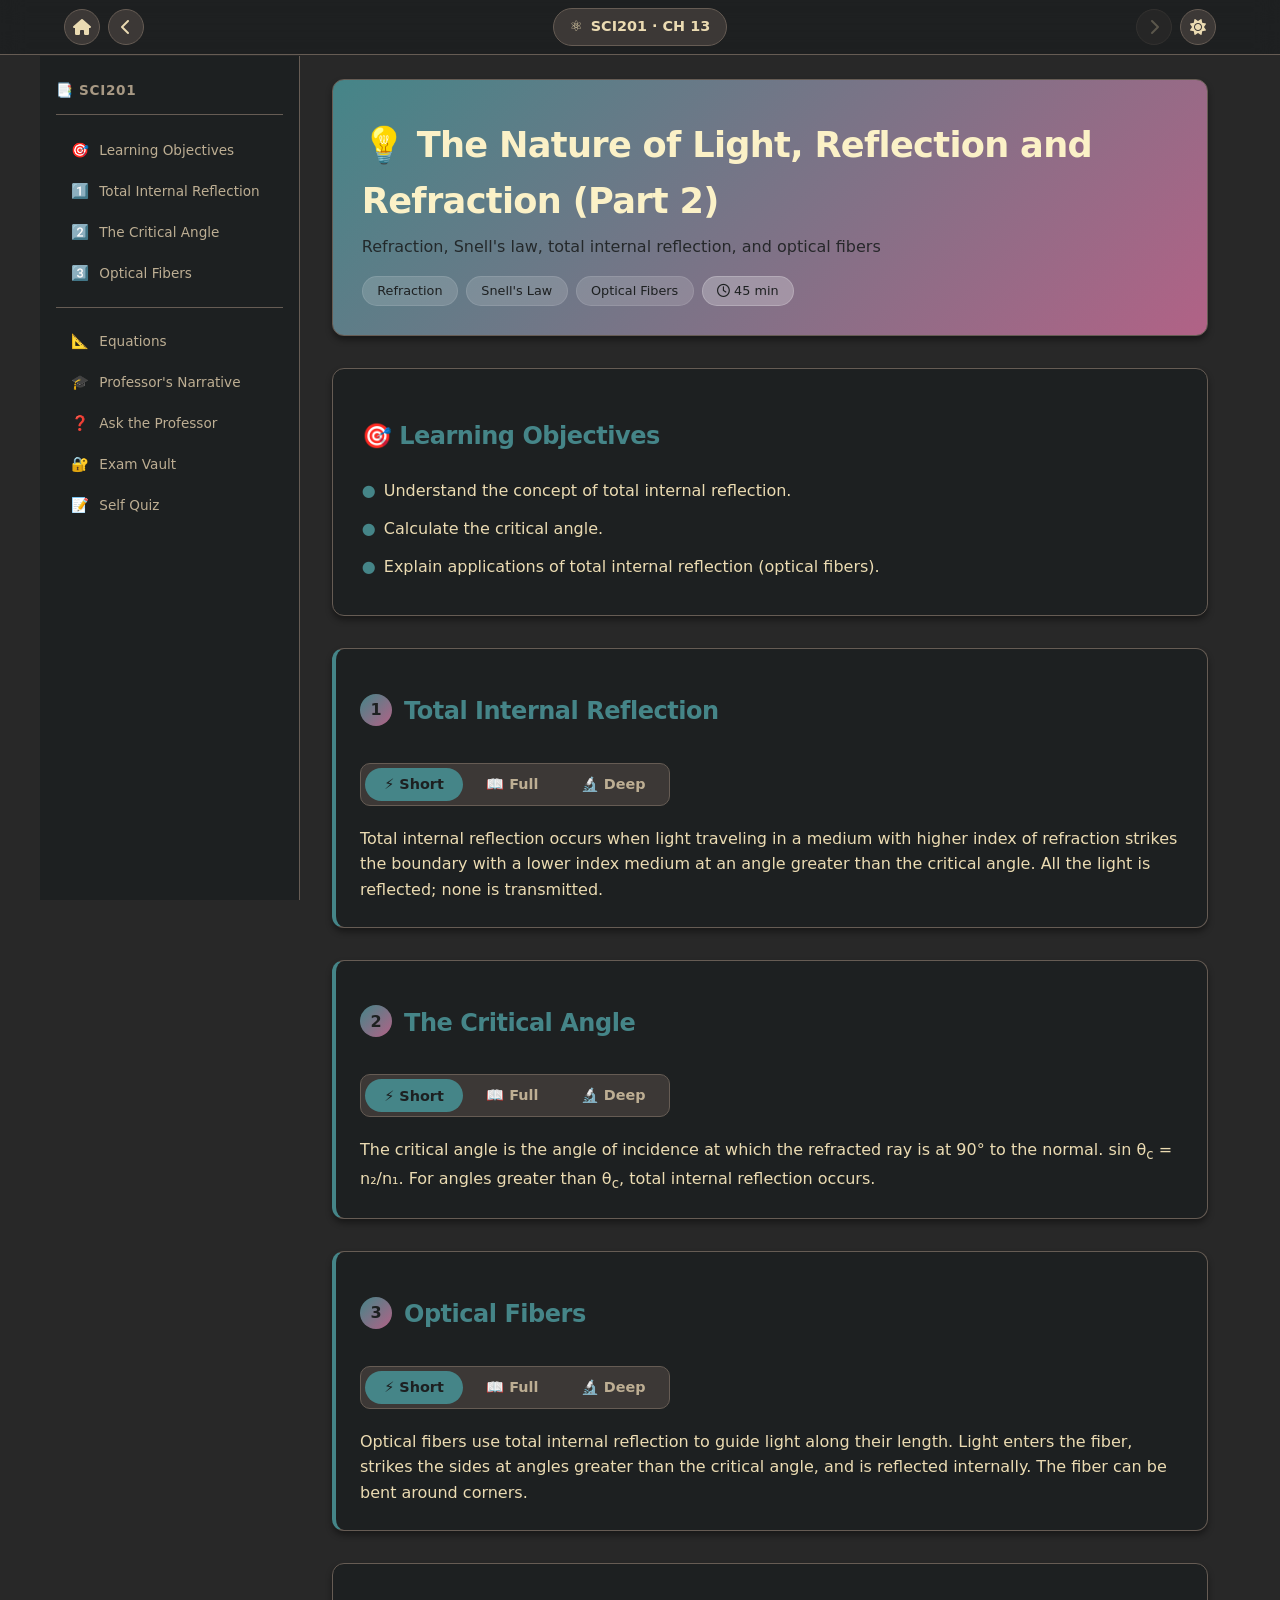
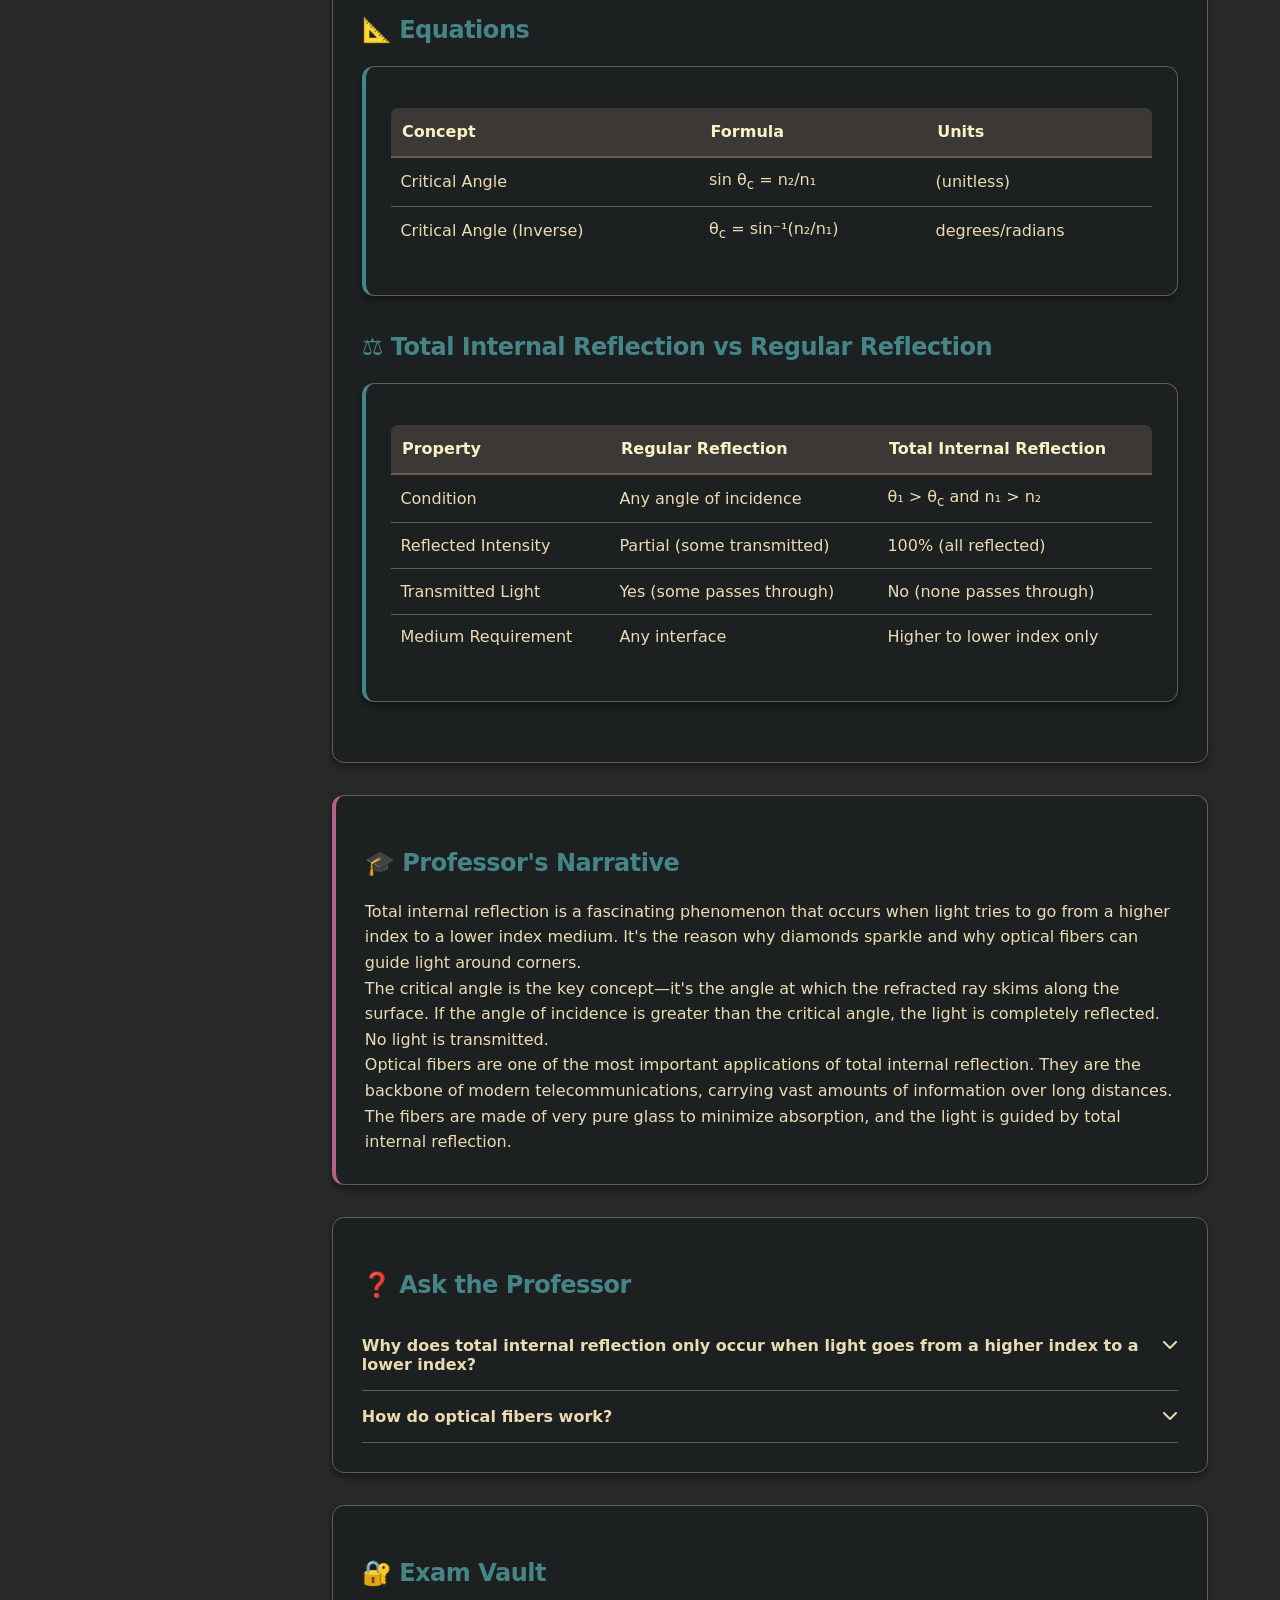
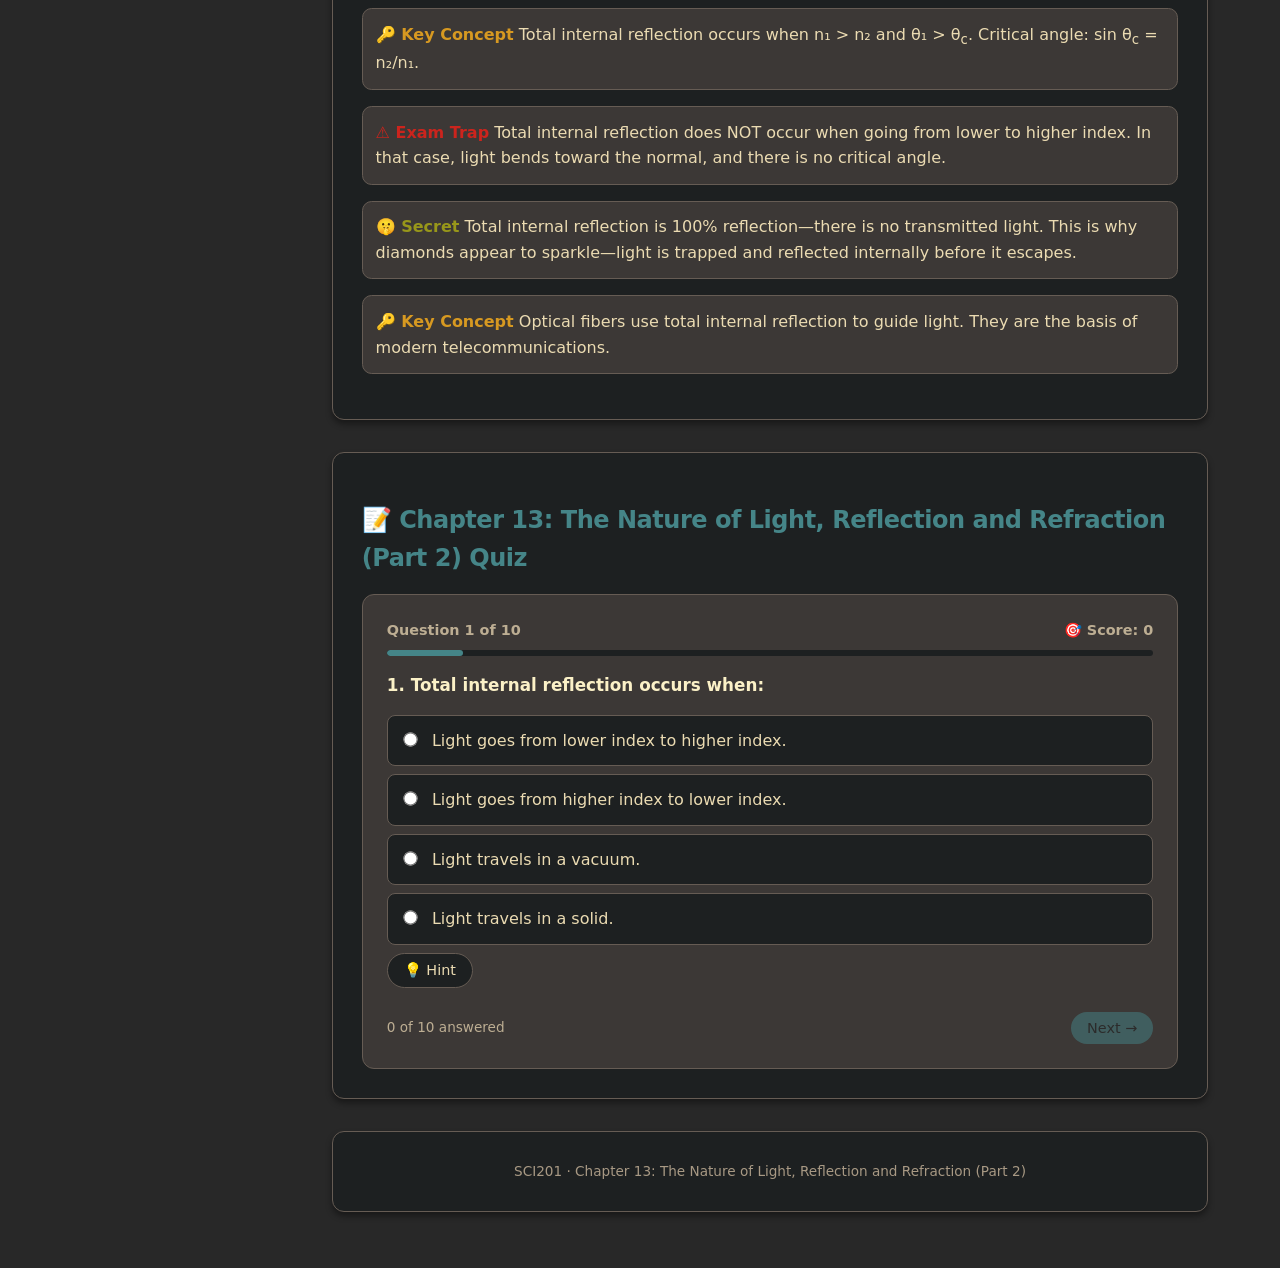
<file: chapters/chapter13.html>
<!doctype html>
<html lang="en">
    <head>
        <meta charset="UTF-8" />
        <meta
            name="viewport"
            content="width=device-width, initial-scale=1.0, user-scalable=yes"
        />
        <title>
            Chapter 13: The Nature of Light, Reflection and Refraction (Part 2)
            · SCI201
        </title>
        <link
            rel="stylesheet"
            href="https://cdnjs.cloudflare.com/ajax/libs/font-awesome/6.5.0/css/all.min.css"
        />
        <style>
            /* ================================================================
               GRUVBOX COLOR PALETTE
               ================================================================ */
            :root {
                --bg: #fbf1c7;
                --bg0_h: #f9f5d7;
                --bg0: #fbf1c7;
                --bg1: #ebdbb2;
                --bg2: #d5c4a1;
                --bg3: #bdae93;
                --bg4: #a89984;
                --fg: #3c3836;
                --fg0: #282828;
                --fg1: #3c3836;
                --fg2: #504945;
                --fg3: #665c54;
                --fg4: #7c6f64;
                --gray: #928374;
                --red: #9d0006;
                --green: #79740e;
                --yellow: #b57614;
                --blue: #076678;
                --purple: #8f3f71;
                --aqua: #427b58;
                --orange: #d65d0e;
                --surface: var(--bg0_h);
                --surface-alt: var(--bg1);
                --text: var(--fg1);
                --text-secondary: var(--fg3);
                --text-muted: var(--fg4);
                --border: var(--bg3);
                --border-light: var(--bg2);
                --primary: var(--blue);
                --primary-light: var(--bg2);
                --accent: var(--yellow);
                --success: var(--green);
                --danger: var(--red);
                --warning: var(--orange);
                --shadow-sm: 0 1px 2px rgba(0, 0, 0, 0.05);
                --shadow:
                    0 4px 6px rgba(0, 0, 0, 0.04), 0 1px 3px rgba(0, 0, 0, 0.06);
                --radius: 12px;
                --radius-sm: 8px;
                --transition: 0.2s ease;
                --sidebar-width: 260px;
            }

            [data-theme="dark"] {
                --bg: #282828;
                --bg0_h: #1d2021;
                --bg0: #282828;
                --bg1: #3c3836;
                --bg2: #504945;
                --bg3: #665c54;
                --bg4: #7c6f64;
                --fg: #ebdbb2;
                --fg0: #fbf1c7;
                --fg1: #ebdbb2;
                --fg2: #d5c4a1;
                --fg3: #bdae93;
                --fg4: #a89984;
                --gray: #928374;
                --red: #cc241d;
                --green: #98971a;
                --yellow: #d79921;
                --blue: #458588;
                --purple: #b16286;
                --aqua: #689d6a;
                --orange: #d65d0e;
                --surface: var(--bg0_h);
                --surface-alt: var(--bg1);
                --text: var(--fg1);
                --text-secondary: var(--fg3);
                --text-muted: var(--fg4);
                --border: var(--bg3);
                --border-light: var(--bg2);
                --primary: var(--blue);
                --primary-light: var(--bg2);
                --shadow-sm: 0 1px 2px rgba(0, 0, 0, 0.3);
                --shadow: 0 4px 6px rgba(0, 0, 0, 0.4);
            }

            * {
                margin: 0;
                padding: 0;
                box-sizing: border-box;
            }

            body {
                font-family:
                    system-ui,
                    -apple-system,
                    "Segoe UI",
                    Roboto,
                    sans-serif;
                background: var(--bg);
                color: var(--text);
                line-height: 1.6;
                transition:
                    background var(--transition),
                    color var(--transition);
                min-height: 100vh;
                max-width: 1200px;
                margin: 0 auto;
                overflow-x: hidden;
            }

            .sidebar {
                width: var(--sidebar-width);
                flex-shrink: 0;
                position: sticky;
                top: 56px;
                height: calc(100vh - 56px);
                background: var(--surface);
                border-inline-end: 1px solid var(--border);
                padding: 1.5rem 1rem;
                display: flex;
                flex-direction: column;
                overflow-y: auto;
                overflow-x: hidden;
                z-index: 10;
                transition:
                    background var(--transition),
                    border-color var(--transition);
            }

            .sidebar-header {
                font-weight: 700;
                font-size: 0.85rem;
                text-transform: uppercase;
                letter-spacing: 0.05em;
                color: var(--text-muted);
                margin-bottom: 1rem;
                padding-bottom: 0.75rem;
                border-bottom: 1px solid var(--border);
            }

            .sidebar-nav {
                list-style: none;
                padding: 0;
                margin: 0;
                display: flex;
                flex-direction: column;
                gap: 2px;
            }

            .sidebar-nav li a {
                display: block;
                padding: 0.5rem 0.75rem;
                border-radius: 6px;
                color: var(--text-secondary);
                text-decoration: none;
                font-size: 0.85rem;
                font-weight: 500;
                transition: all 0.15s ease;
                border-left: 3px solid transparent;
            }
            .sidebar-nav li a:hover {
                background: var(--surface-alt);
                color: var(--text);
                border-left-color: var(--border);
            }
            .sidebar-nav li a.active {
                background: var(--primary-light);
                color: var(--primary);
                font-weight: 600;
                border-left-color: var(--primary);
            }
            .sidebar-nav li a .emoji {
                margin-right: 6px;
                font-size: 0.9rem;
            }
            .sidebar-divider {
                border: none;
                border-top: 1px solid var(--border);
                margin: 0.75rem 0;
            }

            .main-wrapper {
                flex: 1;
                min-width: 0;
                padding: 1.5rem 2rem;
            }

            header,
            section,
            footer,
            .concept-card,
            .professor-card,
            .ask-section,
            .vault-section,
            .quiz-section {
                background: var(--surface);
                border-radius: var(--radius);
                padding: 1.8rem;
                margin-bottom: 2rem;
                box-shadow: var(--shadow);
                border: 1px solid var(--border);
            }

            header {
                background: linear-gradient(135deg, var(--blue), var(--purple));
                color: var(--bg0_h);
            }

            h1,
            h2,
            h3 {
                font-weight: 600;
                letter-spacing: -0.02em;
                color: var(--fg0);
                scroll-margin-top: 1rem;
            }
            h1 {
                font-size: 2.2rem;
                margin: 0.5rem 0 0.3rem;
            }
            h2 {
                font-size: 1.5rem;
                margin: 1.2rem 0 1rem;
                display: flex;
                align-items: center;
                gap: 0.5rem;
                color: var(--primary);
            }

            .nav-btn {
                background: var(--primary);
                border: none;
                color: var(--bg0_h);
                padding: 0.5rem 1rem;
                border-radius: 2rem;
                font-weight: 500;
                text-decoration: none;
                display: inline-flex;
                align-items: center;
                gap: 0.4rem;
                font-size: 0.9rem;
                cursor: pointer;
                transition: 0.2s;
                font-family: inherit;
            }
            .nav-btn:hover {
                filter: brightness(1.1);
                text-decoration: none;
                color: var(--bg0_h);
            }
            .nav-btn:disabled {
                opacity: 0.5;
                cursor: not-allowed;
            }

            .tag-list {
                display: flex;
                flex-wrap: wrap;
                gap: 0.5rem;
                margin-top: 1rem;
            }
            .tag {
                background: rgba(255, 255, 255, 0.15);
                color: var(--bg0_h);
                padding: 0.25rem 0.9rem;
                border-radius: 2rem;
                font-size: 0.8rem;
                font-weight: 500;
                border: 1px solid rgba(255, 255, 255, 0.1);
            }
            .tag--accent {
                background: rgba(255, 255, 255, 0.25);
                border-color: rgba(255, 255, 255, 0.2);
            }

            .objectives-list {
                list-style: none;
                padding-left: 0;
            }
            .objectives-list li {
                padding: 0.4rem 0;
                display: flex;
                align-items: baseline;
                gap: 0.5rem;
                color: var(--text);
            }
            .objectives-list li::before {
                content: "●";
                color: var(--primary);
                font-weight: bold;
            }

            .concept-card {
                border-left: 4px solid var(--primary);
                padding: 1.5rem;
                scroll-margin-top: 1rem;
            }
            .concept-header {
                display: flex;
                align-items: center;
                gap: 0.75rem;
                margin-bottom: 1rem;
            }
            .concept-number {
                background: linear-gradient(135deg, var(--blue), var(--purple));
                color: var(--bg0_h);
                width: 32px;
                height: 32px;
                border-radius: 50%;
                display: flex;
                align-items: center;
                justify-content: center;
                font-weight: 700;
            }

            .depth-tabs {
                display: inline-flex;
                gap: 4px;
                margin-bottom: 20px;
                background: var(--surface-alt);
                padding: 4px;
                border-radius: 10px;
                border: 1px solid var(--border);
            }
            .depth-tab {
                background: transparent;
                border: none;
                padding: 0.5rem 1.2rem;
                font-weight: 600;
                color: var(--text-secondary);
                cursor: pointer;
                border-radius: 2rem;
                transition: 0.2s;
                font-size: 0.9rem;
                font-family: inherit;
            }
            .depth-tab.active {
                background: var(--primary);
                color: var(--bg0_h);
            }

            .depth-content {
                display: none;
                animation: fade 0.2s ease;
                color: var(--text);
            }
            .depth-content.active {
                display: block;
            }
            @keyframes fade {
                from {
                    opacity: 0.3;
                }
                to {
                    opacity: 1;
                }
            }

            .formula {
                background: var(--surface-alt);
                padding: 0.8rem 1.2rem;
                border-radius: var(--radius-sm);
                margin: 1rem 0;
                font-family: "Courier New", monospace;
                font-weight: 500;
                border-left: 4px solid var(--primary);
                color: var(--fg0);
            }
            .label {
                display: block;
                font-size: 0.7rem;
                text-transform: uppercase;
                letter-spacing: 0.05em;
                color: var(--primary);
                margin-bottom: 0.2rem;
                font-weight: 600;
            }

            .note-box {
                background: var(--accent);
                border-left: 4px solid var(--orange);
                padding: 0.8rem 1rem;
                border-radius: 0.5rem;
                margin: 1.2rem 0;
                color: var(--bg0_h);
            }
            [data-theme="light"] .note-box {
                color: var(--fg0);
                background: var(--bg2);
            }

            .comparison-table-wrap {
                overflow-x: auto;
                margin: 1rem 0;
            }
            .comparison-table {
                width: 100%;
                border-collapse: collapse;
                background: var(--surface);
                border-radius: 0.5rem;
                overflow: hidden;
                border: 1px solid var(--border);
            }
            .comparison-table th {
                background: var(--surface-alt);
                padding: 0.7rem;
                text-align: left;
                color: var(--fg0);
                border-bottom: 2px solid var(--border);
            }
            .comparison-table td {
                padding: 0.6rem;
                border-bottom: 1px solid var(--border);
                color: var(--text);
            }

            .professor-card {
                border-left: 4px solid var(--purple);
            }
            .vault-entry {
                margin-bottom: 1rem;
                padding: 0.8rem;
                border-radius: 0.6rem;
                background: var(--surface-alt);
                border: 1px solid var(--border);
                color: var(--text);
            }
            .vault-type {
                font-weight: 700;
                margin-bottom: 0.3rem;
            }
            .vault-type--key {
                color: var(--accent);
            }
            .vault-type--trap {
                color: var(--red);
            }
            .vault-type--secret {
                color: var(--green);
            }

            .accordion-item {
                border-bottom: 1px solid var(--border);
            }
            .accordion-trigger {
                width: 100%;
                background: none;
                border: none;
                text-align: left;
                padding: 1rem 0;
                font-weight: 600;
                display: flex;
                justify-content: space-between;
                color: var(--text);
                cursor: pointer;
                font-family: inherit;
                font-size: 1rem;
            }
            .accordion-body {
                max-height: 0;
                overflow: hidden;
                transition: max-height 0.3s ease;
                padding: 0 0.5rem;
                color: var(--text-secondary);
            }
            .accordion-body.open {
                max-height: 300px;
                padding-bottom: 1rem;
            }

            .quiz-card {
                background: var(--surface-alt);
                border: 1px solid var(--border);
                padding: 1.5rem;
                border-radius: var(--radius);
            }
            .quiz-header {
                display: flex;
                justify-content: space-between;
                color: var(--text-secondary);
                margin-bottom: 0.5rem;
                font-weight: 600;
                font-size: 0.9rem;
            }
            .quiz-question {
                font-weight: 600;
                color: var(--fg0);
                margin: 1rem 0;
                font-size: 1.05rem;
                line-height: 1.6;
            }
            .quiz-options label {
                display: block;
                margin: 0.5rem 0;
                cursor: pointer;
                padding: 0.75rem 1rem;
                border-radius: var(--radius-sm);
                border: 1px solid var(--border);
                transition: 0.2s;
                background: var(--surface);
                color: var(--text);
            }
            .quiz-options label:hover {
                border-color: var(--primary);
                background: var(--bg2);
            }
            .quiz-options input[type="radio"] {
                margin-right: 10px;
                accent-color: var(--primary);
                transform: scale(1.1);
            }
            .quiz-feedback {
                background: var(--surface);
                padding: 0.8rem 1rem;
                border-radius: var(--radius-sm);
                margin-top: 1rem;
                border-left: 4px solid var(--primary);
                color: var(--text);
                line-height: 1.6;
            }
            .hidden {
                display: none !important;
            }
            button {
                cursor: pointer;
            }
            footer {
                text-align: center;
                font-size: 0.85rem;
                color: var(--text-muted);
                border-top: 1px solid var(--border);
            }

            #quiz-hint-btn,
            #quiz-prev-btn {
                background: var(--surface);
                color: var(--text);
                border: 1px solid var(--border);
            }
            #quiz-hint-btn:hover,
            #quiz-prev-btn:hover {
                background: var(--primary);
                color: var(--bg0_h);
                border-color: var(--primary);
            }
            #quiz-next-btn,
            #retry-btn {
                background: var(--primary);
                color: var(--bg0_h);
                border: none;
            }
            .score-display {
                color: var(--primary);
                font-weight: 700;
                font-size: 2rem;
            }

            .sidebar-toggle {
                display: none;
                background: var(--primary);
                color: var(--bg0_h);
                border: none;
                width: 40px;
                height: 40px;
                border-radius: 50%;
                font-size: 1.2rem;
                cursor: pointer;
                box-shadow: var(--shadow);
            }

            @media (max-width: 900px) {
                .toolbar-hamburger {
                    display: none !important;
                }
                .sidebar {
                    display: none !important;
                }
                .toolbar {
                    width: 100%;
                    margin-left: 0;
                    margin-right: 0;
                    padding: 0.5rem 1rem;
                    left: 0;
                    right: 0;
                }
                .concept-number {
                    min-width: 32px;
                    min-height: 32px;
                    width: auto;
                    height: auto;
                    padding: 0.25rem 0.5rem;
                    flex-shrink: 0;
                }
                html,
                body {
                    overflow-x: clip;
                    width: 100%;
                }
                .sidebar {
                    position: fixed;
                    left: -100%;
                    top: 56px;
                    height: calc(100vh - 56px);
                    width: 280px;
                    transition: left 0.3s ease;
                    z-index: 15;
                }
                .sidebar.open {
                    left: 0;
                }
                .toolbar-hamburger {
                    display: none !important;
                    align-items: center;
                    justify-content: center;
                }
                .main-wrapper {
                    padding: 1rem;
                    width: 100%;
                }
            }

            .toolbar {
                position: sticky;
                top: 0;
                z-index: 50;
                width: 100vw;
                left: 0;
                right: 0;
                background: rgba(251, 241, 199, 0.85);
                backdrop-filter: blur(12px);
                -webkit-backdrop-filter: blur(12px);
                border-bottom: 1px solid var(--border);
                padding: 0.5rem calc((100vw - 1200px) / 2 + 1.5rem);
                display: flex;
                align-items: center;
                justify-content: space-between;
                gap: 1rem;
                margin-left: calc(-50vw + 600px);
                margin-right: calc(-50vw + 600px);
            }
            [data-theme="dark"] .toolbar {
                background: rgba(29, 32, 33, 0.9);
            }
            .toolbar-left,
            .toolbar-right {
                display: flex;
                align-items: center;
                gap: 0.5rem;
            }
            .toolbar-center {
                display: flex;
                align-items: center;
                gap: 0.5rem;
                font-weight: 700;
                font-size: 0.9rem;
                color: var(--text);
                background: var(--surface-alt);
                padding: 0.4rem 1rem;
                border-radius: 2rem;
                border: 1px solid var(--border);
            }
            .toolbar-btn {
                background: var(--surface-alt);
                border: 1px solid var(--border);
                color: var(--text);
                width: 36px;
                height: 36px;
                border-radius: 50%;
                display: flex;
                align-items: center;
                justify-content: center;
                cursor: pointer;
                text-decoration: none;
                font-size: 1rem;
                transition: all 0.2s ease;
            }
            .toolbar-btn:hover {
                background: var(--primary);
                color: var(--bg0_h);
                border-color: var(--aqua);
            }
            .toolbar-btn.disabled-btn {
                opacity: 0.3;
                cursor: not-allowed;
                pointer-events: none;
            }
            .scroll-top-btn {
                position: fixed;
                bottom: 2rem;
                right: 2rem;
                z-index: 100;
                background: var(--primary);
                color: var(--bg0_h);
                border: none;
                width: 44px;
                height: 44px;
                border-radius: 50%;
                font-size: 1.2rem;
                cursor: pointer;
                box-shadow: var(--shadow);
                display: none;
                align-items: center;
                justify-content: center;
                transition: all 0.3s ease;
            }
            .scroll-top-btn.visible {
                display: flex;
            }
            .scroll-top-btn:hover {
                filter: brightness(1.1);
                transform: translateY(-2px);
            }
            @media (max-width: 900px) {
                .scroll-top-btn {
                    bottom: 1.5rem;
                    right: 1.5rem;
                }
            }
        </style>
    </head>
    <body>
        <aside class="sidebar" id="sidebar">
            <div class="sidebar-header">📑 SCI201</div>
            <ul class="sidebar-nav">
                <li>
                    <a href="#objectives"
                        ><span class="emoji">🎯</span> Learning Objectives</a
                    >
                </li>
                <li>
                    <a href="#concept1"
                        ><span class="emoji">1️⃣</span> Total Internal
                        Reflection</a
                    >
                </li>
                <li>
                    <a href="#concept2"
                        ><span class="emoji">2️⃣</span> The Critical Angle</a
                    >
                </li>
                <li>
                    <a href="#concept3"
                        ><span class="emoji">3️⃣</span> Optical Fibers</a
                    >
                </li>
                <hr class="sidebar-divider" />
                <li>
                    <a href="#formulas"
                        ><span class="emoji">📐</span> Equations</a
                    >
                </li>
                <li>
                    <a href="#narrative"
                        ><span class="emoji">🎓</span> Professor's Narrative</a
                    >
                </li>
                <li>
                    <a href="#ask-professor"
                        ><span class="emoji">❓</span> Ask the Professor</a
                    >
                </li>
                <li>
                    <a href="#exam-vault"
                        ><span class="emoji">🔐</span> Exam Vault</a
                    >
                </li>
                <li>
                    <a href="#quiz"><span class="emoji">📝</span> Self Quiz</a>
                </li>
            </ul>
        </aside>

        <div class="main-wrapper">
            <header>
                <h1>
                    💡 The Nature of Light, Reflection and Refraction (Part 2)
                </h1>
                <p style="color: var(--bg0_h); opacity: 0.9">
                    Refraction, Snell's law, total internal reflection, and
                    optical fibers
                </p>
                <div class="tag-list">
                    <span class="tag">Refraction</span>
                    <span class="tag">Snell's Law</span>
                    <span class="tag">Optical Fibers</span>
                    <span class="tag tag--accent"
                        ><i class="fa-regular fa-clock"></i> 45 min</span
                    >
                </div>
            </header>

            <main>
                <section id="objectives">
                    <h2>🎯 Learning Objectives</h2>
                    <ul class="objectives-list">
                        <li>
                            Understand the concept of total internal reflection.
                        </li>
                        <li>Calculate the critical angle.</li>
                        <li>
                            Explain applications of total internal reflection
                            (optical fibers).
                        </li>
                    </ul>
                </section>

                <div class="concept-card" id="concept1">
                    <div class="concept-header">
                        <span class="concept-number">1</span>
                        <h2>Total Internal Reflection</h2>
                    </div>
                    <div class="depth-tabs">
                        <button class="depth-tab active" data-layer="short">
                            ⚡ Short
                        </button>
                        <button class="depth-tab" data-layer="full">
                            📖 Full
                        </button>
                        <button class="depth-tab" data-layer="deep">
                            🔬 Deep
                        </button>
                    </div>
                    <div data-layer="short" class="depth-content active">
                        <p>
                            Total internal reflection occurs when light
                            traveling in a medium with higher index of
                            refraction strikes the boundary with a lower index
                            medium at an angle greater than the critical angle.
                            All the light is reflected; none is transmitted.
                        </p>
                    </div>
                    <div data-layer="full" class="depth-content">
                        <p>
                            When light travels from a medium with higher index
                            n₁ to a medium with lower index n₂ (n₁ > n₂), it
                            bends away from the normal. As the angle of
                            incidence θ₁ increases, the angle of refraction θ₂
                            approaches 90°. The critical angle is the angle of
                            incidence for which the refracted ray is at 90° to
                            the normal. For angles greater than the critical
                            angle, total internal reflection occurs.
                        </p>
                        <p>
                            The critical angle is: sin θ<sub>c</sub> = n₂/n₁ or
                            θ<sub>c</sub> = sin⁻¹(n₂/n₁).
                        </p>
                    </div>
                    <div data-layer="deep" class="depth-content">
                        <p>
                            Total internal reflection occurs only when light
                            travels from a higher index to a lower index medium.
                            The reflected light is 100%—there is no
                            transmission. This is the principle behind optical
                            fibers, where light is guided through a fiber by
                            repeated total internal reflection. It's also why
                            diamonds sparkle—light that enters the diamond
                            undergoes total internal reflection many times
                            before it exits.
                        </p>
                    </div>
                </div>

                <div class="concept-card" id="concept2">
                    <div class="concept-header">
                        <span class="concept-number">2</span>
                        <h2>The Critical Angle</h2>
                    </div>
                    <div class="depth-tabs">
                        <button class="depth-tab active" data-layer="short">
                            ⚡ Short
                        </button>
                        <button class="depth-tab" data-layer="full">
                            📖 Full
                        </button>
                        <button class="depth-tab" data-layer="deep">
                            🔬 Deep
                        </button>
                    </div>
                    <div data-layer="short" class="depth-content active">
                        <p>
                            The critical angle is the angle of incidence at
                            which the refracted ray is at 90° to the normal. sin
                            θ<sub>c</sub> = n₂/n₁. For angles greater than
                            θ<sub>c</sub>, total internal reflection occurs.
                        </p>
                    </div>
                    <div data-layer="full" class="depth-content">
                        <p>
                            At the critical angle, the angle of refraction is
                            90°:
                        </p>
                        <div class="formula">
                            <span class="label">Critical Angle</span> n₁ sin
                            θ<sub>c</sub> = n₂ sin 90° = n₂
                        </div>
                        <div class="formula">
                            <span class="label">Critical Angle Formula</span>
                            sin θ<sub>c</sub> = n₂/n₁
                        </div>
                        <p>
                            Example: For an air-water interface (n<sub
                                >water</sub
                            >
                            = 1.33, n<sub>air</sub> = 1.00): sin θ<sub>c</sub> =
                            1.00/1.33 = 0.752, θ<sub>c</sub> = 48.8°.
                        </p>
                    </div>
                    <div data-layer="deep" class="depth-content">
                        <p>
                            The critical angle depends on the indices of
                            refraction of the two media. For a higher index
                            difference, the critical angle is smaller. For
                            example, diamond (n = 2.42) has a critical angle of
                            about 24.4° with air, which is why diamonds are so
                            brilliant—light that enters the diamond is trapped
                            by total internal reflection and can't easily
                            escape.
                        </p>
                    </div>
                </div>

                <div class="concept-card" id="concept3">
                    <div class="concept-header">
                        <span class="concept-number">3</span>
                        <h2>Optical Fibers</h2>
                    </div>
                    <div class="depth-tabs">
                        <button class="depth-tab active" data-layer="short">
                            ⚡ Short
                        </button>
                        <button class="depth-tab" data-layer="full">
                            📖 Full
                        </button>
                        <button class="depth-tab" data-layer="deep">
                            🔬 Deep
                        </button>
                    </div>
                    <div data-layer="short" class="depth-content active">
                        <p>
                            Optical fibers use total internal reflection to
                            guide light along their length. Light enters the
                            fiber, strikes the sides at angles greater than the
                            critical angle, and is reflected internally. The
                            fiber can be bent around corners.
                        </p>
                    </div>
                    <div data-layer="full" class="depth-content">
                        <p>
                            An optical fiber consists of a core of higher index
                            glass surrounded by a cladding of lower index glass.
                            Light entering the core at a suitable angle
                            undergoes total internal reflection at the
                            core-cladding boundary and is guided along the
                            fiber. The fiber can be bent because the total
                            internal reflection continues as long as the angle
                            of incidence exceeds the critical angle.
                        </p>
                    </div>
                    <div data-layer="deep" class="depth-content">
                        <p>
                            Optical fibers are used extensively in
                            telecommunications because they can carry much more
                            information than copper wires. They are also used in
                            medical imaging (endoscopy). The 2009 Nobel Prize in
                            Physics was awarded to Charles K. Kao for his
                            discovery of how to transmit light signals over long
                            distances through thin glass fibers. The fibers are
                            made of very pure glass to minimize absorption
                            losses.
                        </p>
                    </div>
                </div>

                <section id="formulas">
                    <h2>📐 Equations</h2>
                    <div class="concept-card">
                        <div class="comparison-table-wrap">
                            <table class="comparison-table">
                                <thead>
                                    <tr>
                                        <th>Concept</th>
                                        <th>Formula</th>
                                        <th>Units</th>
                                    </tr>
                                </thead>
                                <tbody>
                                    <tr>
                                        <td>Critical Angle</td>
                                        <td>sin θ<sub>c</sub> = n₂/n₁</td>
                                        <td>(unitless)</td>
                                    </tr>
                                    <tr>
                                        <td>Critical Angle (Inverse)</td>
                                        <td>θ<sub>c</sub> = sin⁻¹(n₂/n₁)</td>
                                        <td>degrees/radians</td>
                                    </tr>
                                </tbody>
                            </table>
                        </div>
                    </div>

                    <h2>⚖️ Total Internal Reflection vs Regular Reflection</h2>
                    <div class="concept-card">
                        <div class="comparison-table-wrap">
                            <table class="comparison-table">
                                <thead>
                                    <tr>
                                        <th>Property</th>
                                        <th>Regular Reflection</th>
                                        <th>Total Internal Reflection</th>
                                    </tr>
                                </thead>
                                <tbody>
                                    <tr>
                                        <td>Condition</td>
                                        <td>Any angle of incidence</td>
                                        <td>θ₁ > θ<sub>c</sub> and n₁ > n₂</td>
                                    </tr>
                                    <tr>
                                        <td>Reflected Intensity</td>
                                        <td>Partial (some transmitted)</td>
                                        <td>100% (all reflected)</td>
                                    </tr>
                                    <tr>
                                        <td>Transmitted Light</td>
                                        <td>Yes (some passes through)</td>
                                        <td>No (none passes through)</td>
                                    </tr>
                                    <tr>
                                        <td>Medium Requirement</td>
                                        <td>Any interface</td>
                                        <td>Higher to lower index only</td>
                                    </tr>
                                </tbody>
                            </table>
                        </div>
                    </div>
                </section>

                <section class="professor-card" id="narrative">
                    <h2>🎓 Professor's Narrative</h2>
                    <p>
                        Total internal reflection is a fascinating phenomenon
                        that occurs when light tries to go from a higher index
                        to a lower index medium. It's the reason why diamonds
                        sparkle and why optical fibers can guide light around
                        corners.
                    </p>
                    <p>
                        The critical angle is the key concept—it's the angle at
                        which the refracted ray skims along the surface. If the
                        angle of incidence is greater than the critical angle,
                        the light is completely reflected. No light is
                        transmitted.
                    </p>
                    <p>
                        Optical fibers are one of the most important
                        applications of total internal reflection. They are the
                        backbone of modern telecommunications, carrying vast
                        amounts of information over long distances. The fibers
                        are made of very pure glass to minimize absorption, and
                        the light is guided by total internal reflection.
                    </p>
                </section>

                <section class="ask-section" id="ask-professor">
                    <h2>❓ Ask the Professor</h2>
                    <div class="accordion">
                        <div class="accordion-item">
                            <button class="accordion-trigger">
                                Why does total internal reflection only occur
                                when light goes from a higher index to a lower
                                index? <i class="fa-solid fa-chevron-down"></i>
                            </button>
                            <div class="accordion-body">
                                <p>
                                    Total internal reflection requires the
                                    refracted ray to be at 90° or more. This can
                                    only happen when the ray is bent away from
                                    the normal, which occurs when light goes
                                    from a higher index to a lower index (n₁ >
                                    n₂). If light goes from lower to higher (n₁
                                    < n₂), it bends toward the normal and can
                                    never reach 90°.
                                </p>
                            </div>
                        </div>
                        <div class="accordion-item">
                            <button class="accordion-trigger">
                                How do optical fibers work?
                                <i class="fa-solid fa-chevron-down"></i>
                            </button>
                            <div class="accordion-body">
                                <p>
                                    An optical fiber consists of a core with a
                                    higher index of refraction surrounded by a
                                    cladding with a lower index. Light entering
                                    the core at a small enough angle undergoes
                                    total internal reflection at the
                                    core-cladding boundary. This reflection
                                    continues as the light travels along the
                                    fiber, even when the fiber is bent.
                                </p>
                            </div>
                        </div>
                    </div>
                </section>

                <section class="vault-section" id="exam-vault">
                    <h2>🔐 Exam Vault</h2>
                    <div class="vault-entry">
                        <span class="vault-type vault-type--key"
                            >🔑 Key Concept</span
                        >
                        Total internal reflection occurs when n₁ > n₂ and θ₁ >
                        θ<sub>c</sub>. Critical angle: sin θ<sub>c</sub> =
                        n₂/n₁.
                    </div>
                    <div class="vault-entry">
                        <span class="vault-type vault-type--trap"
                            >⚠️ Exam Trap</span
                        >
                        Total internal reflection does NOT occur when going from
                        lower to higher index. In that case, light bends toward
                        the normal, and there is no critical angle.
                    </div>
                    <div class="vault-entry">
                        <span class="vault-type vault-type--secret"
                            >🤫 Secret</span
                        >
                        Total internal reflection is 100% reflection—there is no
                        transmitted light. This is why diamonds appear to
                        sparkle—light is trapped and reflected internally before
                        it escapes.
                    </div>
                    <div class="vault-entry">
                        <span class="vault-type vault-type--key"
                            >🔑 Key Concept</span
                        >
                        Optical fibers use total internal reflection to guide
                        light. They are the basis of modern telecommunications.
                    </div>
                </section>

                <section class="quiz-section" id="quiz">
                    <h2>
                        📝 Chapter 13: The Nature of Light, Reflection and
                        Refraction (Part 2) Quiz
                    </h2>
                    <div id="quiz-container"></div>
                </section>
            </main>

            <footer>
                SCI201 · Chapter 13: The Nature of Light, Reflection and
                Refraction (Part 2)
            </footer>
        </div>

        <script>
            (function () {
                window.toggleTheme = function () {
                    const html = document.documentElement;
                    const cur = html.getAttribute("data-theme");
                    const next = cur === "dark" ? "light" : "dark";
                    html.setAttribute("data-theme", next);
                    localStorage.setItem("garden_theme", next);
                };
                const saved = localStorage.getItem("garden_theme") || "dark";
                document.documentElement.setAttribute("data-theme", saved);

                document.querySelectorAll(".depth-tabs").forEach((tabGroup) => {
                    const card = tabGroup.closest(".concept-card");
                    if (!card) return;
                    const tabs = tabGroup.querySelectorAll(".depth-tab");
                    const contents = card.querySelectorAll(".depth-content");
                    tabs.forEach((tab) => {
                        tab.addEventListener("click", function () {
                            const layer = this.dataset.layer;
                            tabs.forEach((t) => t.classList.remove("active"));
                            this.classList.add("active");
                            contents.forEach((c) => {
                                c.classList.remove("active");
                                if (c.dataset.layer === layer)
                                    c.classList.add("active");
                            });
                        });
                    });
                });

                document
                    .querySelectorAll(".accordion-trigger")
                    .forEach((btn) => {
                        btn.addEventListener("click", function () {
                            const body = this.nextElementSibling;
                            const isOpen = body.classList.contains("open");
                            const section = this.closest(".accordion");
                            section
                                .querySelectorAll(".accordion-body")
                                .forEach((b) => b.classList.remove("open"));
                            if (!isOpen) body.classList.add("open");
                        });
                    });

                const currentStatus = localStorage.getItem("chapter_13_status");
                if (!currentStatus || currentStatus === "not-started") {
                    localStorage.setItem("chapter_13_status", "viewed");
                }
            })();
        </script>

        <script src="../js/quiz.js"></script>
        <script>
            initQuiz({
                chapterNum: 13,
                quizData: [
                    {
                        question: "1. Total internal reflection occurs when:",
                        options: [
                            "Light goes from lower index to higher index.",
                            "Light goes from higher index to lower index.",
                            "Light travels in a vacuum.",
                            "Light travels in a solid.",
                        ],
                        correct: 1,
                        explanation:
                            "Total internal reflection requires n₁ > n₂.",
                        hint: "Think about the direction of bending.",
                    },
                    {
                        question:
                            "2. The critical angle is the angle of incidence when:",
                        options: [
                            "The refracted ray is at 0° to the normal.",
                            "The refracted ray is at 90° to the normal.",
                            "The reflected ray is at 90° to the normal.",
                            "The incident ray is at 90° to the surface.",
                        ],
                        correct: 1,
                        explanation:
                            "At the critical angle, the refracted ray skims the surface.",
                        hint: "It's when the refracted ray skims the surface.",
                    },
                    {
                        question: "3. The critical angle is given by:",
                        options: [
                            "sin θ_c = n₁/n₂.",
                            "sin θ_c = n₂/n₁.",
                            "cos θ_c = n₂/n₁.",
                            "tan θ_c = n₂/n₁.",
                        ],
                        correct: 1,
                        explanation:
                            "From Snell's law with θ₂ = 90°: n₁ sin θ_c = n₂.",
                        hint: "Snell's law with θ₂ = 90°.",
                    },
                    {
                        question:
                            "4. Optical fibers use total internal reflection to:",
                        options: [
                            "Amplify light.",
                            "Guide light along their length.",
                            "Change the color of light.",
                            "Measure light intensity.",
                        ],
                        correct: 1,
                        explanation:
                            "Fibers guide light by repeated total internal reflection.",
                        hint: "They guide light even around curves.",
                    },
                    {
                        question:
                            "5. The critical angle for diamond (n = 2.42) with air is approximately:",
                        options: ["24.4°.", "48.8°.", "90°.", "60°."],
                        correct: 0,
                        explanation:
                            "Higher index means smaller critical angle.",
                        hint: "Higher index means smaller critical angle.",
                    },
                    {
                        question:
                            "6. Total internal reflection is _____ reflection.",
                        options: ["Partial.", "100%.", "Variable.", "Zero."],
                        correct: 1,
                        explanation:
                            "All the light is reflected, none is transmitted.",
                        hint: "All the light is reflected.",
                    },
                    {
                        question: "7. The cladding of an optical fiber has:",
                        options: [
                            "Higher index than the core.",
                            "Lower index than the core.",
                            "The same index as the core.",
                            "No index.",
                        ],
                        correct: 1,
                        explanation:
                            "The cladding must have lower index for total internal reflection.",
                        hint: "The cladding enables total internal reflection.",
                    },
                    {
                        question:
                            "8. When total internal reflection occurs, there is:",
                        options: [
                            "No transmitted light.",
                            "Some transmitted light.",
                            "Mostly transmitted light.",
                            "Equal reflection and transmission.",
                        ],
                        correct: 0,
                        explanation: "100% of the light is reflected.",
                        hint: "All the light is reflected.",
                    },
                    {
                        question:
                            "9. A fish looking up at the surface of water sees:",
                        options: [
                            "The entire sky.",
                            "A circular window of the sky.",
                            "Only water.",
                            "No light.",
                        ],
                        correct: 1,
                        explanation:
                            "Due to total internal reflection at the water-air interface.",
                        hint: "This is due to total internal reflection at the water-air interface.",
                    },
                    {
                        question: "10. The critical angle is larger when:",
                        options: [
                            "n₁ is much larger than n₂.",
                            "n₁ is close to n₂.",
                            "n₁ is much smaller than n₂.",
                            "n₁ = n₂.",
                        ],
                        correct: 1,
                        explanation:
                            "When indices are close, sin θ_c = n₂/n₁ is close to 1, so θ_c is near 90°.",
                        hint: "Think about the difference in indices.",
                    },
                ],
            });
        </script>
        <button
            class="scroll-top-btn"
            onclick="window.scrollTo({ top: 0, behavior: 'smooth' })"
            title="Back to top"
        >
            <i class="fa-solid fa-arrow-up"></i>
        </button>
        <script src="../js/toolbar.js"></script>
    </body>
</html>
</file>
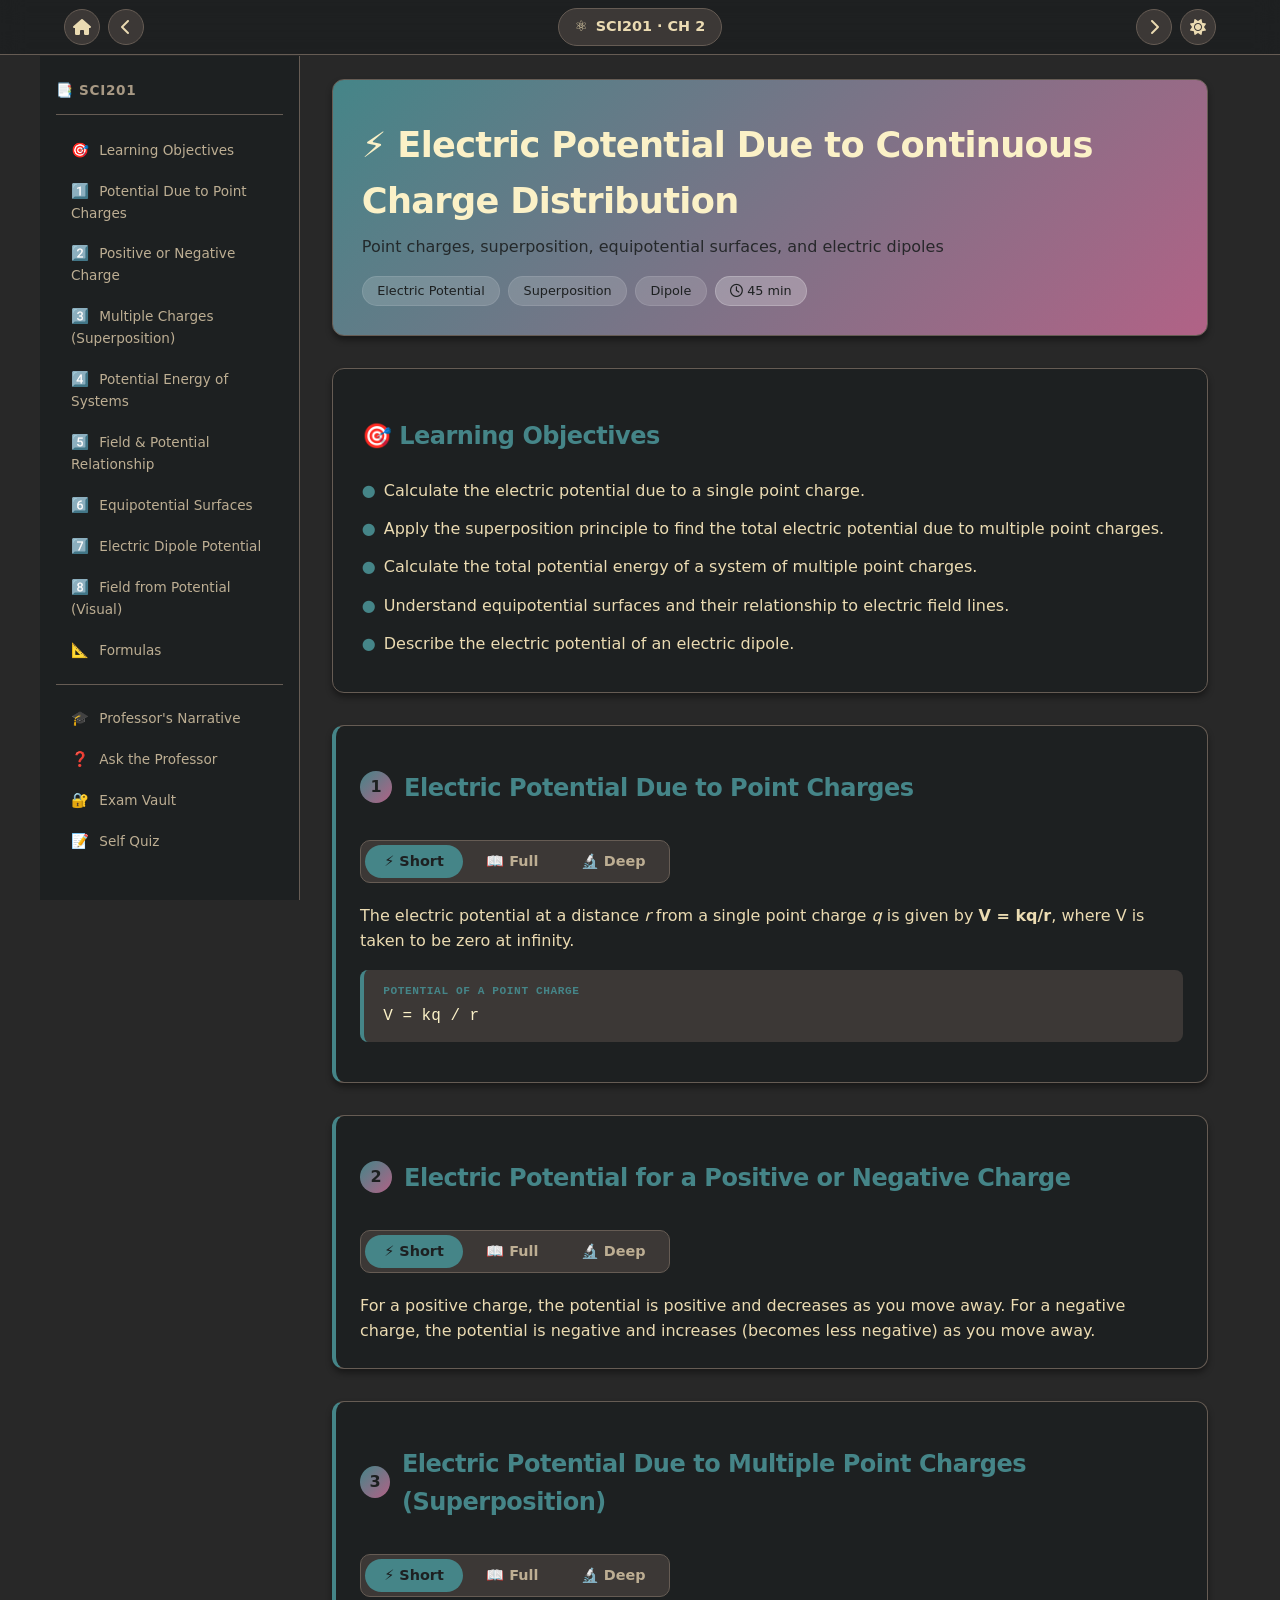
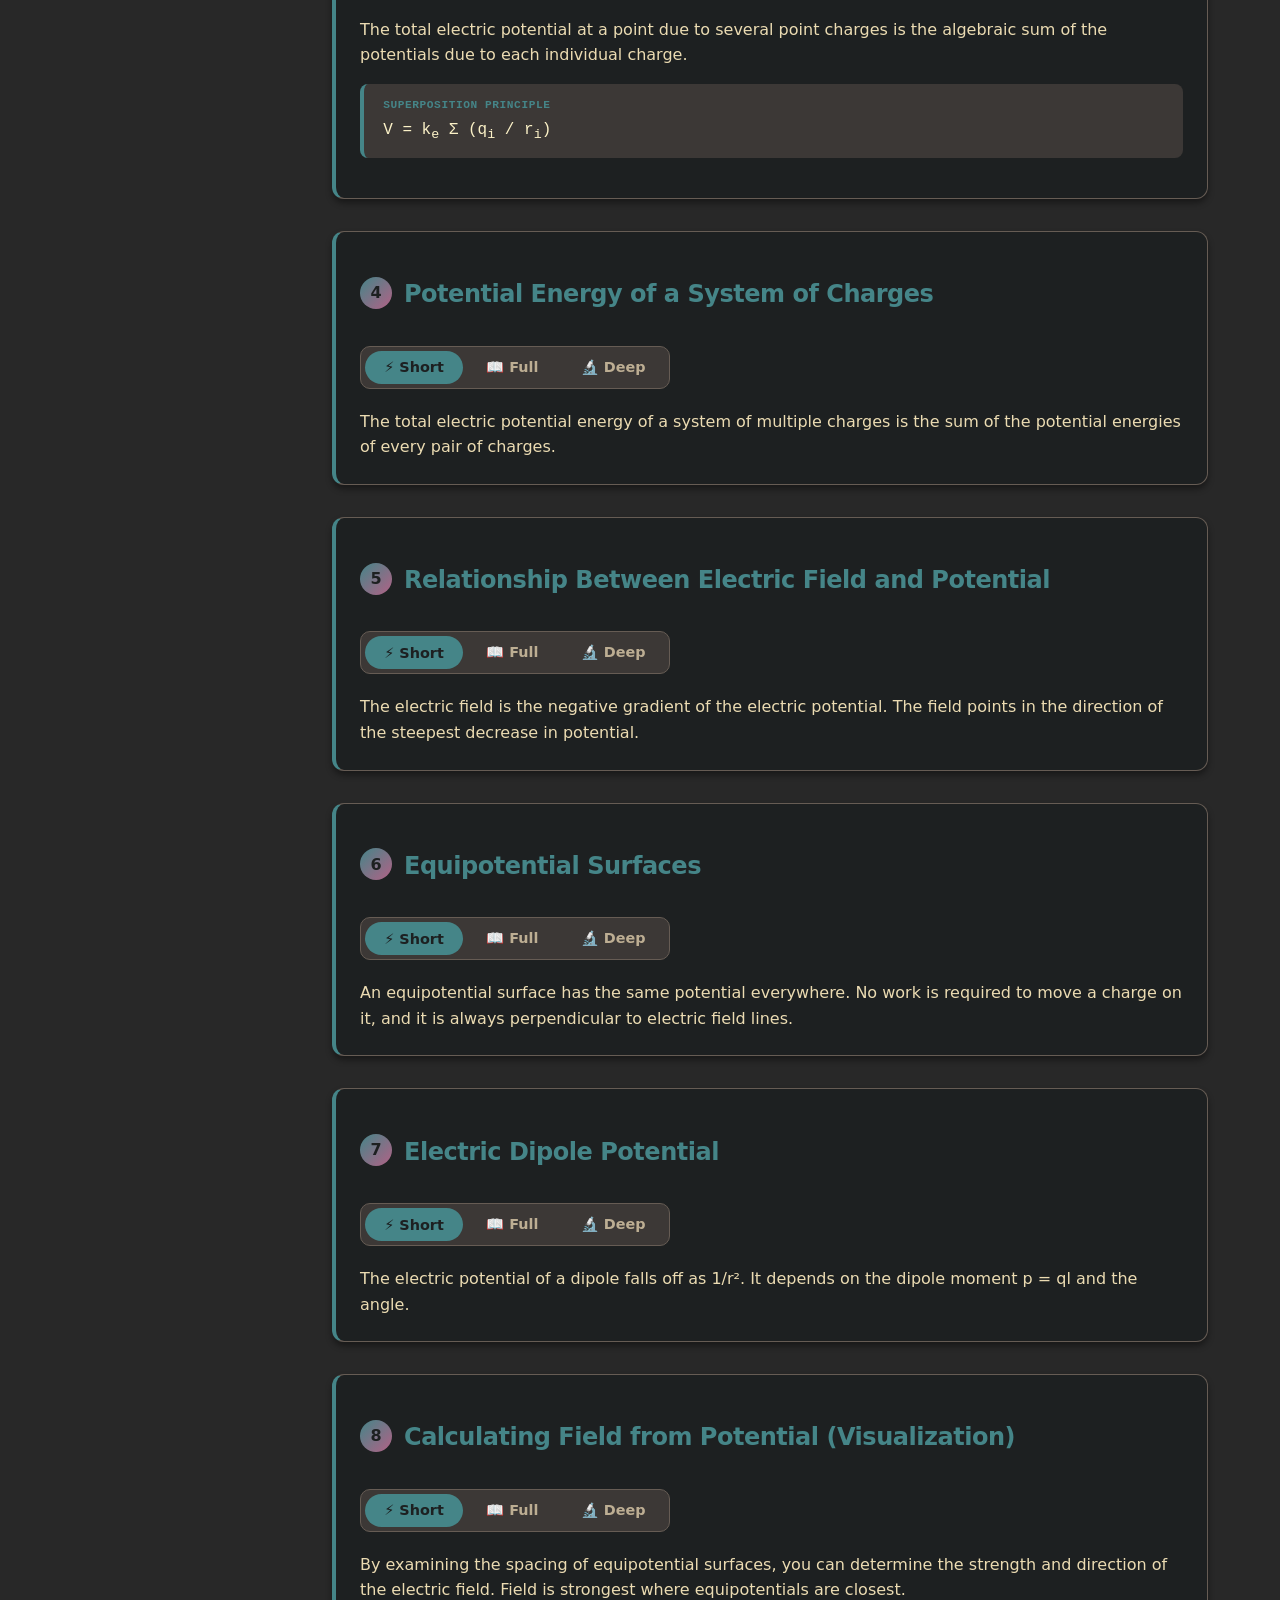
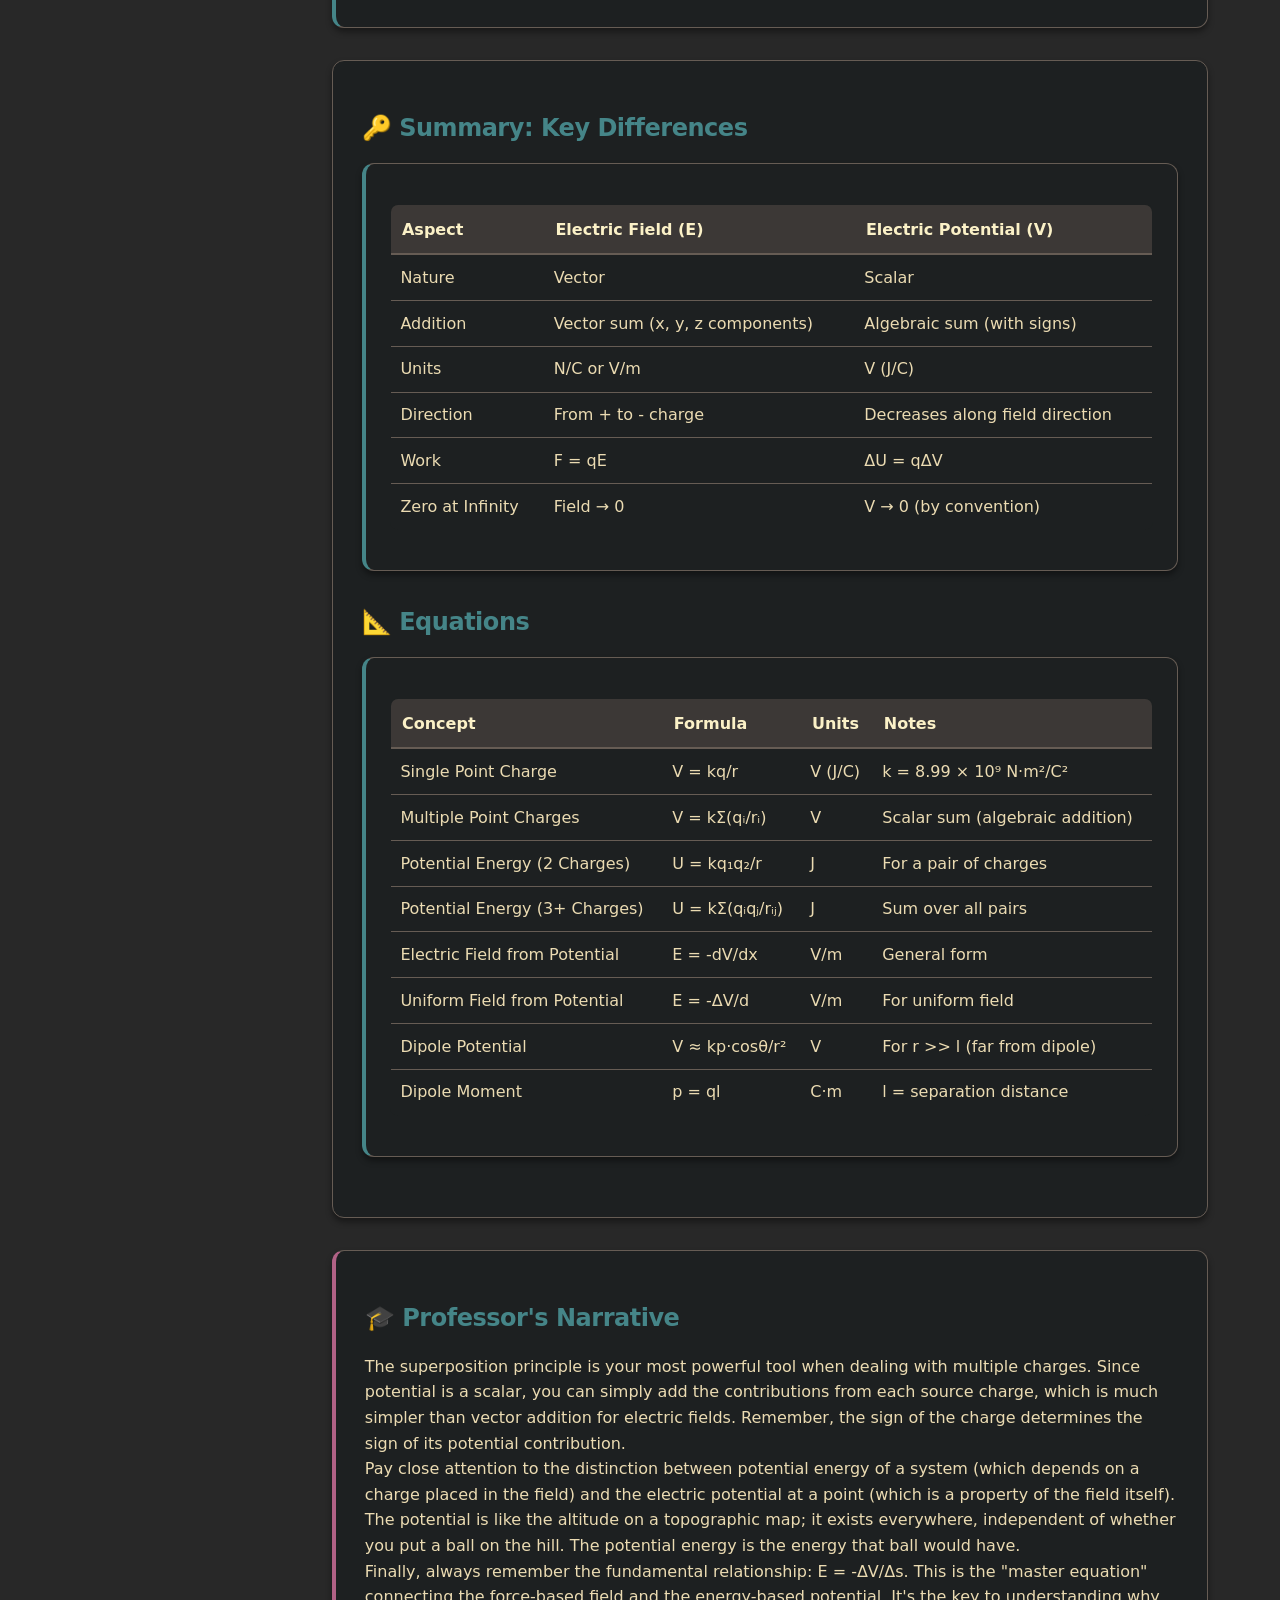
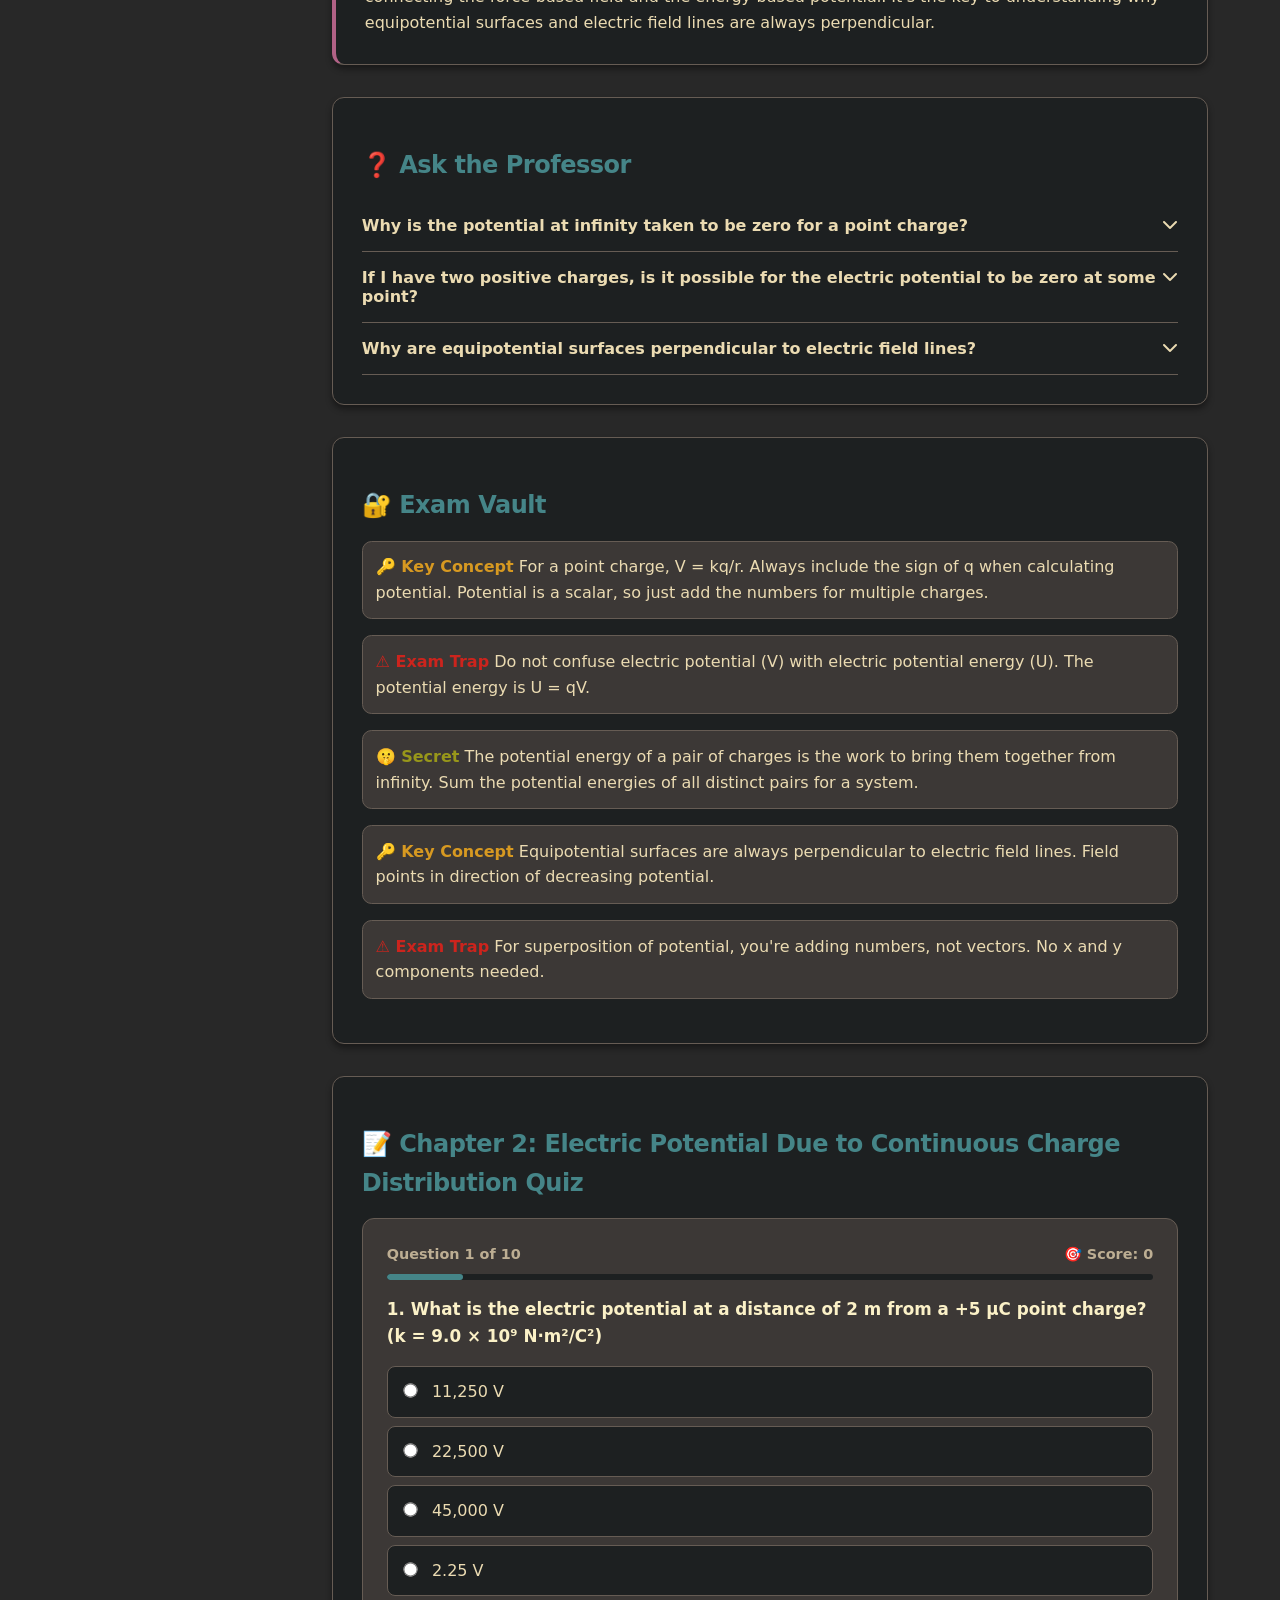
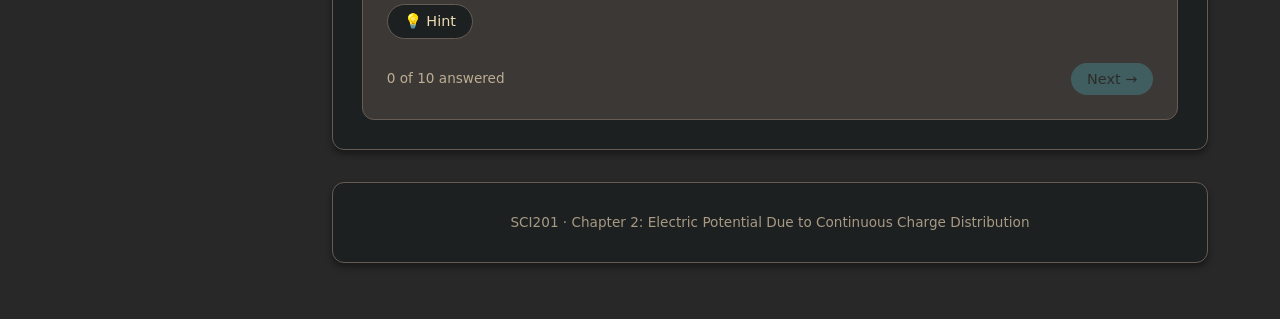
<file: chapters/chapter2.html>
<!doctype html>
<html lang="en">
    <head>
        <meta charset="UTF-8" />
        <meta
            name="viewport"
            content="width=device-width, initial-scale=1.0, user-scalable=yes"
        />
        <title>
            Chapter 2: Electric Potential Due to Continuous Charge Distribution
            · SCI201
        </title>
        <link
            rel="stylesheet"
            href="https://cdnjs.cloudflare.com/ajax/libs/font-awesome/6.5.0/css/all.min.css"
        />
        <style>
            /* ================================================================
               GRUVBOX COLOR PALETTE
               ================================================================ */
            :root {
                --bg: #fbf1c7;
                --bg0_h: #f9f5d7;
                --bg0: #fbf1c7;
                --bg1: #ebdbb2;
                --bg2: #d5c4a1;
                --bg3: #bdae93;
                --bg4: #a89984;
                --fg: #3c3836;
                --fg0: #282828;
                --fg1: #3c3836;
                --fg2: #504945;
                --fg3: #665c54;
                --fg4: #7c6f64;
                --gray: #928374;
                --red: #9d0006;
                --green: #79740e;
                --yellow: #b57614;
                --blue: #076678;
                --purple: #8f3f71;
                --aqua: #427b58;
                --orange: #d65d0e;
                --surface: var(--bg0_h);
                --surface-alt: var(--bg1);
                --text: var(--fg1);
                --text-secondary: var(--fg3);
                --text-muted: var(--fg4);
                --border: var(--bg3);
                --border-light: var(--bg2);
                --primary: var(--blue);
                --primary-light: var(--bg2);
                --accent: var(--yellow);
                --success: var(--green);
                --danger: var(--red);
                --warning: var(--orange);
                --shadow-sm: 0 1px 2px rgba(0, 0, 0, 0.05);
                --shadow:
                    0 4px 6px rgba(0, 0, 0, 0.04), 0 1px 3px rgba(0, 0, 0, 0.06);
                --radius: 12px;
                --radius-sm: 8px;
                --transition: 0.2s ease;
                --sidebar-width: 260px;
            }

            [data-theme="dark"] {
                --bg: #282828;
                --bg0_h: #1d2021;
                --bg0: #282828;
                --bg1: #3c3836;
                --bg2: #504945;
                --bg3: #665c54;
                --bg4: #7c6f64;
                --fg: #ebdbb2;
                --fg0: #fbf1c7;
                --fg1: #ebdbb2;
                --fg2: #d5c4a1;
                --fg3: #bdae93;
                --fg4: #a89984;
                --gray: #928374;
                --red: #cc241d;
                --green: #98971a;
                --yellow: #d79921;
                --blue: #458588;
                --purple: #b16286;
                --aqua: #689d6a;
                --orange: #d65d0e;
                --surface: var(--bg0_h);
                --surface-alt: var(--bg1);
                --text: var(--fg1);
                --text-secondary: var(--fg3);
                --text-muted: var(--fg4);
                --border: var(--bg3);
                --border-light: var(--bg2);
                --primary: var(--blue);
                --primary-light: var(--bg2);
                --shadow-sm: 0 1px 2px rgba(0, 0, 0, 0.3);
                --shadow: 0 4px 6px rgba(0, 0, 0, 0.4);
            }

            * {
                margin: 0;
                padding: 0;
                box-sizing: border-box;
            }

            body {
                font-family:
                    system-ui,
                    -apple-system,
                    "Segoe UI",
                    Roboto,
                    sans-serif;
                background: var(--bg);
                color: var(--text);
                line-height: 1.6;
                transition:
                    background var(--transition),
                    color var(--transition);
                min-height: 100vh;
                max-width: 1200px;
                margin: 0 auto;
                overflow-x: hidden;
            }

            /* ================================================================
               SIDEBAR
               ================================================================ */
            .sidebar {
                width: var(--sidebar-width);
                flex-shrink: 0;
                position: sticky;
                top: 56px;
                height: calc(100vh - 56px);
                background: var(--surface);
                border-inline-end: 1px solid var(--border);
                padding: 1.5rem 1rem;
                display: flex;
                flex-direction: column;
                overflow-y: auto;
                overflow-x: hidden;
                z-index: 10;
                transition:
                    background var(--transition),
                    border-color var(--transition);
            }

            .sidebar-header {
                font-weight: 700;
                font-size: 0.85rem;
                text-transform: uppercase;
                letter-spacing: 0.05em;
                color: var(--text-muted);
                margin-bottom: 1rem;
                padding-bottom: 0.75rem;
                border-bottom: 1px solid var(--border);
            }

            .sidebar-nav {
                list-style: none;
                padding: 0;
                margin: 0;
                display: flex;
                flex-direction: column;
                gap: 2px;
            }

            .sidebar-nav li a {
                display: block;
                padding: 0.5rem 0.75rem;
                border-radius: 6px;
                color: var(--text-secondary);
                text-decoration: none;
                font-size: 0.85rem;
                font-weight: 500;
                transition: all 0.15s ease;
                border-left: 3px solid transparent;
            }

            .sidebar-nav li a:hover {
                background: var(--surface-alt);
                color: var(--text);
                border-left-color: var(--border);
            }

            .sidebar-nav li a.active {
                background: var(--primary-light);
                color: var(--primary);
                font-weight: 600;
                border-left-color: var(--primary);
            }

            .sidebar-nav li a .emoji {
                margin-right: 6px;
                font-size: 0.9rem;
            }

            .sidebar-divider {
                border: none;
                border-top: 1px solid var(--border);
                margin: 0.75rem 0;
            }

            /* ================================================================
               MAIN CONTENT WRAPPER
               ================================================================ */
            .main-wrapper {
                flex: 1;
                min-width: 0;
                padding: 1.5rem 2rem;
            }

            /* ================================================================
               HEADER & SECTIONS
               ================================================================ */
            header,
            section,
            footer,
            .concept-card,
            .professor-card,
            .ask-section,
            .vault-section,
            .quiz-section {
                background: var(--surface);
                border-radius: var(--radius);
                padding: 1.8rem;
                margin-bottom: 2rem;
                box-shadow: var(--shadow);
                border: 1px solid var(--border);
            }

            header {
                background: linear-gradient(135deg, var(--blue), var(--purple));
                color: var(--bg0_h);
            }

            h1,
            h2,
            h3 {
                font-weight: 600;
                letter-spacing: -0.02em;
                color: var(--fg0);
                scroll-margin-top: 1rem;
            }

            h1 {
                font-size: 2.2rem;
                margin: 0.5rem 0 0.3rem;
            }

            h2 {
                font-size: 1.5rem;
                margin: 1.2rem 0 1rem;
                display: flex;
                align-items: center;
                gap: 0.5rem;
                color: var(--primary);
            }

            .nav-btn {
                background: var(--primary);
                border: none;
                color: var(--bg0_h);
                padding: 0.5rem 1rem;
                border-radius: 2rem;
                font-weight: 500;
                text-decoration: none;
                display: inline-flex;
                align-items: center;
                gap: 0.4rem;
                font-size: 0.9rem;
                cursor: pointer;
                transition: 0.2s;
                font-family: inherit;
            }

            .nav-btn:hover {
                filter: brightness(1.1);
                text-decoration: none;
                color: var(--bg0_h);
            }

            .nav-btn:disabled {
                opacity: 0.5;
                cursor: not-allowed;
            }

            .tag-list {
                display: flex;
                flex-wrap: wrap;
                gap: 0.5rem;
                margin-top: 1rem;
            }

            .tag {
                background: rgba(255, 255, 255, 0.15);
                color: var(--bg0_h);
                padding: 0.25rem 0.9rem;
                border-radius: 2rem;
                font-size: 0.8rem;
                font-weight: 500;
                border: 1px solid rgba(255, 255, 255, 0.1);
            }

            .tag--accent {
                background: rgba(255, 255, 255, 0.25);
                border-color: rgba(255, 255, 255, 0.2);
            }

            .objectives-list {
                list-style: none;
                padding-left: 0;
            }

            .objectives-list li {
                padding: 0.4rem 0;
                display: flex;
                align-items: baseline;
                gap: 0.5rem;
                color: var(--text);
            }

            .objectives-list li::before {
                content: "●";
                color: var(--primary);
                font-weight: bold;
            }

            .concept-card {
                border-left: 4px solid var(--primary);
                padding: 1.5rem;
                scroll-margin-top: 1rem;
            }

            .concept-header {
                display: flex;
                align-items: center;
                gap: 0.75rem;
                margin-bottom: 1rem;
            }

            .concept-number {
                background: linear-gradient(135deg, var(--blue), var(--purple));
                color: var(--bg0_h);
                width: 32px;
                height: 32px;
                border-radius: 50%;
                display: flex;
                align-items: center;
                justify-content: center;
                font-weight: 700;
            }

            .depth-tabs {
                display: inline-flex;
                gap: 4px;
                margin-bottom: 20px;
                background: var(--surface-alt);
                padding: 4px;
                border-radius: 10px;
                border: 1px solid var(--border);
            }

            .depth-tab {
                background: transparent;
                border: none;
                padding: 0.5rem 1.2rem;
                font-weight: 600;
                color: var(--text-secondary);
                cursor: pointer;
                border-radius: 2rem;
                transition: 0.2s;
                font-size: 0.9rem;
                font-family: inherit;
            }

            .depth-tab.active {
                background: var(--primary);
                color: var(--bg0_h);
            }

            .depth-content {
                display: none;
                animation: fade 0.2s ease;
                color: var(--text);
            }

            .depth-content.active {
                display: block;
            }

            @keyframes fade {
                from {
                    opacity: 0.3;
                }
                to {
                    opacity: 1;
                }
            }

            .formula {
                background: var(--surface-alt);
                padding: 0.8rem 1.2rem;
                border-radius: var(--radius-sm);
                margin: 1rem 0;
                font-family: "Courier New", monospace;
                font-weight: 500;
                border-left: 4px solid var(--primary);
                color: var(--fg0);
            }

            .label {
                display: block;
                font-size: 0.7rem;
                text-transform: uppercase;
                letter-spacing: 0.05em;
                color: var(--primary);
                margin-bottom: 0.2rem;
                font-weight: 600;
            }

            .note-box {
                background: var(--accent);
                border-left: 4px solid var(--orange);
                padding: 0.8rem 1rem;
                border-radius: 0.5rem;
                margin: 1.2rem 0;
                color: var(--bg0_h);
            }

            [data-theme="light"] .note-box {
                color: var(--fg0);
                background: var(--bg2);
            }

            .comparison-table-wrap {
                overflow-x: auto;
                margin: 1rem 0;
            }

            .comparison-table {
                width: 100%;
                border-collapse: collapse;
                background: var(--surface);
                border-radius: 0.5rem;
                overflow: hidden;
                border: 1px solid var(--border);
            }

            .comparison-table th {
                background: var(--surface-alt);
                padding: 0.7rem;
                text-align: left;
                color: var(--fg0);
                border-bottom: 2px solid var(--border);
            }

            .comparison-table td {
                padding: 0.6rem;
                border-bottom: 1px solid var(--border);
                color: var(--text);
            }

            .professor-card {
                border-left: 4px solid var(--purple);
            }

            .vault-entry {
                margin-bottom: 1rem;
                padding: 0.8rem;
                border-radius: 0.6rem;
                background: var(--surface-alt);
                border: 1px solid var(--border);
                color: var(--text);
            }

            .vault-type {
                font-weight: 700;
                margin-bottom: 0.3rem;
            }

            .vault-type--key {
                color: var(--accent);
            }
            .vault-type--trap {
                color: var(--red);
            }
            .vault-type--secret {
                color: var(--green);
            }

            .accordion-item {
                border-bottom: 1px solid var(--border);
            }

            .accordion-trigger {
                width: 100%;
                background: none;
                border: none;
                text-align: left;
                padding: 1rem 0;
                font-weight: 600;
                display: flex;
                justify-content: space-between;
                color: var(--text);
                cursor: pointer;
                font-family: inherit;
                font-size: 1rem;
            }

            .accordion-body {
                max-height: 0;
                overflow: hidden;
                transition: max-height 0.3s ease;
                padding: 0 0.5rem;
                color: var(--text-secondary);
            }

            .accordion-body.open {
                max-height: 300px;
                padding-bottom: 1rem;
            }

            .quiz-card {
                background: var(--surface-alt);
                border: 1px solid var(--border);
                padding: 1.5rem;
                border-radius: var(--radius);
            }

            .quiz-header {
                display: flex;
                justify-content: space-between;
                color: var(--text-secondary);
                margin-bottom: 0.5rem;
                font-weight: 600;
                font-size: 0.9rem;
            }

            .quiz-question {
                font-weight: 600;
                color: var(--fg0);
                margin: 1rem 0;
                font-size: 1.05rem;
                line-height: 1.6;
            }

            .quiz-options label {
                display: block;
                margin: 0.5rem 0;
                cursor: pointer;
                padding: 0.75rem 1rem;
                border-radius: var(--radius-sm);
                border: 1px solid var(--border);
                transition: 0.2s;
                background: var(--surface);
                color: var(--text);
            }

            .quiz-options label:hover {
                border-color: var(--primary);
                background: var(--bg2);
            }

            .quiz-options input[type="radio"] {
                margin-right: 10px;
                accent-color: var(--primary);
                transform: scale(1.1);
            }

            .quiz-feedback {
                background: var(--surface);
                padding: 0.8rem 1rem;
                border-radius: var(--radius-sm);
                margin-top: 1rem;
                border-left: 4px solid var(--primary);
                color: var(--text);
                line-height: 1.6;
            }

            .hidden {
                display: none !important;
            }

            button {
                cursor: pointer;
            }

            footer {
                text-align: center;
                font-size: 0.85rem;
                color: var(--text-muted);
                border-top: 1px solid var(--border);
            }

            #quiz-hint-btn,
            #quiz-prev-btn {
                background: var(--surface);
                color: var(--text);
                border: 1px solid var(--border);
            }

            #quiz-hint-btn:hover,
            #quiz-prev-btn:hover {
                background: var(--primary);
                color: var(--bg0_h);
                border-color: var(--primary);
            }

            #quiz-next-btn,
            #retry-btn {
                background: var(--primary);
                color: var(--bg0_h);
                border: none;
            }

            .score-display {
                color: var(--primary);
                font-weight: 700;
                font-size: 2rem;
            }

            /* ================================================================
               MOBILE SIDEBAR TOGGLE
               ================================================================ */
            .sidebar-toggle {
                display: none;
                background: var(--primary);
                color: var(--bg0_h);
                border: none;
                width: 40px;
                height: 40px;
                border-radius: 50%;
                font-size: 1.2rem;
                cursor: pointer;
                box-shadow: var(--shadow);
            }

            @media (max-width: 900px) {
                .toolbar-hamburger {
                    display: none !important;
                }
                .sidebar {
                    display: none !important;
                }
                .toolbar {
                    width: 100%;
                    margin-left: 0;
                    margin-right: 0;
                    padding: 0.5rem 1rem;
                    left: 0;
                    right: 0;
                }
                .concept-number {
                    min-width: 32px;
                    min-height: 32px;
                    width: auto;
                    height: auto;
                    padding: 0.25rem 0.5rem;
                    flex-shrink: 0;
                }
                html,
                body {
                    overflow-x: clip;
                    width: 100%;
                }
                .sidebar {
                    position: fixed;
                    left: -100%;
                    top: 56px;
                    height: calc(100vh - 56px);
                    width: 280px;
                    transition: left 0.3s ease;
                    z-index: 15;
                }

                .sidebar.open {
                    left: 0;
                }

                .toolbar-hamburger {
                    display: none !important;
                    align-items: center;
                    justify-content: center;
                }

                .main-wrapper {
                    padding: 1rem;
                    width: 100%;
                }
            }

            /* Toolbar */
            .toolbar {
                position: sticky;
                top: 0;
                z-index: 50;
                width: 100vw;
                left: 0;
                right: 0;
                background: rgba(251, 241, 199, 0.85);
                backdrop-filter: blur(12px);
                -webkit-backdrop-filter: blur(12px);
                border-bottom: 1px solid var(--border);
                padding: 0.5rem calc((100vw - 1200px) / 2 + 1.5rem);
                display: flex;
                align-items: center;
                justify-content: space-between;
                gap: 1rem;
                margin-left: calc(-50vw + 600px);
                margin-right: calc(-50vw + 600px);
            }

            [data-theme="dark"] .toolbar {
                background: rgba(29, 32, 33, 0.9);
            }

            .toolbar-left,
            .toolbar-right {
                display: flex;
                align-items: center;
                gap: 0.5rem;
            }

            .toolbar-center {
                display: flex;
                align-items: center;
                gap: 0.5rem;
                font-weight: 700;
                font-size: 0.9rem;
                color: var(--text);
                background: var(--surface-alt);
                padding: 0.4rem 1rem;
                border-radius: 2rem;
                border: 1px solid var(--border);
            }

            .toolbar-btn {
                background: var(--surface-alt);
                border: 1px solid var(--border);
                color: var(--text);
                width: 36px;
                height: 36px;
                border-radius: 50%;
                display: flex;
                align-items: center;
                justify-content: center;
                cursor: pointer;
                text-decoration: none;
                font-size: 1rem;
                transition: all 0.2s ease;
            }

            .toolbar-btn:hover {
                background: var(--primary);
                color: var(--bg0_h);
                border-color: var(--aqua);
            }

            .toolbar-btn.disabled-btn {
                opacity: 0.3;
                cursor: not-allowed;
                pointer-events: none;
            }
            .scroll-top-btn {
                position: fixed;
                bottom: 2rem;
                right: 2rem;
                z-index: 100;
                background: var(--primary);
                color: var(--bg0_h);
                border: none;
                width: 44px;
                height: 44px;
                border-radius: 50%;
                font-size: 1.2rem;
                cursor: pointer;
                box-shadow: var(--shadow);
                display: none;
                align-items: center;
                justify-content: center;
                transition: all 0.3s ease;
            }
            .scroll-top-btn.visible {
                display: flex;
            }
            .scroll-top-btn:hover {
                filter: brightness(1.1);
                transform: translateY(-2px);
            }
            @media (max-width: 900px) {
                .scroll-top-btn {
                    bottom: 1.5rem;
                    right: 1.5rem;
                }
            }
        </style>
    </head>
    <body>
        <aside class="sidebar" id="sidebar">
            <div class="sidebar-header">📑 SCI201</div>
            <ul class="sidebar-nav">
                <li>
                    <a href="#objectives"
                        ><span class="emoji">🎯</span> Learning Objectives</a
                    >
                </li>
                <li>
                    <a href="#concept1"
                        ><span class="emoji">1️⃣</span> Potential Due to Point
                        Charges</a
                    >
                </li>
                <li>
                    <a href="#concept2"
                        ><span class="emoji">2️⃣</span> Positive or Negative
                        Charge</a
                    >
                </li>
                <li>
                    <a href="#concept3"
                        ><span class="emoji">3️⃣</span> Multiple Charges
                        (Superposition)</a
                    >
                </li>
                <li>
                    <a href="#concept4"
                        ><span class="emoji">4️⃣</span> Potential Energy of
                        Systems</a
                    >
                </li>
                <li>
                    <a href="#concept5"
                        ><span class="emoji">5️⃣</span> Field & Potential
                        Relationship</a
                    >
                </li>
                <li>
                    <a href="#concept6"
                        ><span class="emoji">6️⃣</span> Equipotential Surfaces</a
                    >
                </li>
                <li>
                    <a href="#concept7"
                        ><span class="emoji">7️⃣</span> Electric Dipole
                        Potential</a
                    >
                </li>
                <li>
                    <a href="#concept8"
                        ><span class="emoji">8️⃣</span> Field from Potential
                        (Visual)</a
                    >
                </li>
                <li>
                    <a href="#formulas"
                        ><span class="emoji">📐</span> Formulas
                    </a>
                </li>
                <hr class="sidebar-divider" />
                <li>
                    <a href="#narrative"
                        ><span class="emoji">🎓</span> Professor's Narrative</a
                    >
                </li>
                <li>
                    <a href="#ask-professor"
                        ><span class="emoji">❓</span> Ask the Professor</a
                    >
                </li>
                <li>
                    <a href="#exam-vault"
                        ><span class="emoji">🔐</span> Exam Vault</a
                    >
                </li>
                <li>
                    <a href="#quiz"><span class="emoji">📝</span> Self Quiz</a>
                </li>
            </ul>
        </aside>

        <div class="main-wrapper">
            <header>
                <h1>
                    ⚡ Electric Potential Due to Continuous Charge Distribution
                </h1>
                <p style="color: var(--bg0_h); opacity: 0.9">
                    Point charges, superposition, equipotential surfaces, and
                    electric dipoles
                </p>
                <div class="tag-list">
                    <span class="tag">Electric Potential</span>
                    <span class="tag">Superposition</span>
                    <span class="tag">Dipole</span>
                    <span class="tag tag--accent"
                        ><i class="fa-regular fa-clock"></i> 45 min</span
                    >
                </div>
            </header>

            <main>
                <section id="objectives">
                    <h2>🎯 Learning Objectives</h2>
                    <ul class="objectives-list">
                        <li>
                            Calculate the electric potential due to a single
                            point charge.
                        </li>
                        <li>
                            Apply the superposition principle to find the total
                            electric potential due to multiple point charges.
                        </li>
                        <li>
                            Calculate the total potential energy of a system of
                            multiple point charges.
                        </li>
                        <li>
                            Understand equipotential surfaces and their
                            relationship to electric field lines.
                        </li>
                        <li>
                            Describe the electric potential of an electric
                            dipole.
                        </li>
                    </ul>
                </section>

                <div class="concept-card" id="concept1">
                    <div class="concept-header">
                        <span class="concept-number">1</span>
                        <h2>Electric Potential Due to Point Charges</h2>
                    </div>
                    <div class="depth-tabs">
                        <button class="depth-tab active" data-layer="short">
                            ⚡ Short
                        </button>
                        <button class="depth-tab" data-layer="full">
                            📖 Full
                        </button>
                        <button class="depth-tab" data-layer="deep">
                            🔬 Deep
                        </button>
                    </div>
                    <div data-layer="short" class="depth-content active">
                        <p>
                            The electric potential at a distance <em>r</em> from
                            a single point charge <em>q</em> is given by
                            <strong>V = kq/r</strong>, where V is taken to be
                            zero at infinity.
                        </p>
                        <div class="formula">
                            <span class="label"
                                >Potential of a Point Charge</span
                            >
                            V = kq / r
                        </div>
                    </div>
                    <div data-layer="full" class="depth-content">
                        <p>
                            The electric potential due to a point charge
                            <em>q</em> at a distance <em>r</em> can be derived
                            from its electric field. The potential is
                            conventionally taken to be zero at infinity, where
                            the electric field is zero. The formula is:
                        </p>
                        <div class="formula">
                            <span class="label">Point Charge Potential</span> V
                            = k · q / r
                        </div>
                        <p>where k = 8.99 × 10⁹ N·m²/C².</p>
                    </div>
                    <div data-layer="deep" class="depth-content">
                        <p>
                            Using the definition of potential and integrating
                            the electric field of a point charge from infinity
                            to a point P at distance <em>r</em> yields the same
                            result. The potential can be positive or negative,
                            depending on the sign of the charge <em>q</em>. It
                            is a scalar quantity, so you do not need to consider
                            direction, only the sign of the charge.
                        </p>
                    </div>
                </div>

                <div class="concept-card" id="concept2">
                    <div class="concept-header">
                        <span class="concept-number">2</span>
                        <h2>
                            Electric Potential for a Positive or Negative Charge
                        </h2>
                    </div>
                    <div class="depth-tabs">
                        <button class="depth-tab active" data-layer="short">
                            ⚡ Short
                        </button>
                        <button class="depth-tab" data-layer="full">
                            📖 Full
                        </button>
                        <button class="depth-tab" data-layer="deep">
                            🔬 Deep
                        </button>
                    </div>
                    <div data-layer="short" class="depth-content active">
                        <p>
                            For a positive charge, the potential is positive and
                            decreases as you move away. For a negative charge,
                            the potential is negative and increases (becomes
                            less negative) as you move away.
                        </p>
                    </div>
                    <div data-layer="full" class="depth-content">
                        <p>
                            The formula V = kq/r is applied directly. Include
                            the sign of the charge in your calculation. For
                            example, a +20 μC charge at 0.50 m yields V = 3.6 ×
                            10⁵ V. A -20 μC charge at the same distance yields V
                            = -3.6 × 10⁵ V.
                        </p>
                    </div>
                    <div data-layer="deep" class="depth-content">
                        <p>
                            The sign of the potential is a direct result of the
                            sign of the source charge. This is a crucial
                            distinction from electric field, which always points
                            away from a positive charge and toward a negative
                            charge. The potential's sign reflects the work
                            required to bring a positive test charge from
                            infinity.
                        </p>
                    </div>
                </div>

                <div class="concept-card" id="concept3">
                    <div class="concept-header">
                        <span class="concept-number">3</span>
                        <h2>
                            Electric Potential Due to Multiple Point Charges
                            (Superposition)
                        </h2>
                    </div>
                    <div class="depth-tabs">
                        <button class="depth-tab active" data-layer="short">
                            ⚡ Short
                        </button>
                        <button class="depth-tab" data-layer="full">
                            📖 Full
                        </button>
                        <button class="depth-tab" data-layer="deep">
                            🔬 Deep
                        </button>
                    </div>
                    <div data-layer="short" class="depth-content active">
                        <p>
                            The total electric potential at a point due to
                            several point charges is the algebraic sum of the
                            potentials due to each individual charge.
                        </p>
                        <div class="formula">
                            <span class="label">Superposition Principle</span> V
                            = k<sub>e</sub> Σ (q<sub>i</sub> / r<sub>i</sub>)
                        </div>
                    </div>
                    <div data-layer="full" class="depth-content">
                        <p>
                            Because electric potential is a scalar, the
                            superposition principle is applied by adding the
                            scalar contributions, not by vector addition. For a
                            group of point charges q₁, q₂, q₃..., the total
                            potential at point P is:
                        </p>
                        <div class="formula">
                            <span class="label"
                                >Multiple Charges Potential</span
                            >
                            V = k<sub>e</sub> (q₁/r₁ + q₂/r₂ + q₃/r₃ + ...)
                        </div>
                    </div>
                    <div data-layer="deep" class="depth-content">
                        <p>
                            This is a powerful simplification. Unlike the
                            electric field, which requires vector addition, the
                            potential is a scalar sum. This means finding the
                            potential due to multiple charges is often much
                            easier than finding the electric field. You simply
                            calculate the potential from each charge (including
                            its sign) and add the numbers together.
                        </p>
                    </div>
                </div>

                <div class="concept-card" id="concept4">
                    <div class="concept-header">
                        <span class="concept-number">4</span>
                        <h2>Potential Energy of a System of Charges</h2>
                    </div>
                    <div class="depth-tabs">
                        <button class="depth-tab active" data-layer="short">
                            ⚡ Short
                        </button>
                        <button class="depth-tab" data-layer="full">
                            📖 Full
                        </button>
                        <button class="depth-tab" data-layer="deep">
                            🔬 Deep
                        </button>
                    </div>
                    <div data-layer="short" class="depth-content active">
                        <p>
                            The total electric potential energy of a system of
                            multiple charges is the sum of the potential
                            energies of every pair of charges.
                        </p>
                    </div>
                    <div data-layer="full" class="depth-content">
                        <p>
                            For a system of more than two charged particles, the
                            total potential energy is calculated by summing the
                            interaction energy for every pair. For three charges
                            q₁, q₂, and q₃:
                        </p>
                        <div class="formula">
                            <span class="label">System Potential Energy</span>
                            U<sub>E</sub> = k<sub>e</sub> (q₁q₂/r₁₂ + q₁q₃/r₁₃ +
                            q₂q₃/r₂₃)
                        </div>
                    </div>
                    <div data-layer="deep" class="depth-content">
                        <p>
                            This energy represents the work required to assemble
                            the system of charges from infinity. Each term
                            represents the potential energy of a pair of point
                            charges. The signs of the charges are crucial:
                            opposite charges give a negative potential energy (a
                            bound, attractive system), while like charges give a
                            positive potential energy (a repulsive, unbound
                            system).
                        </p>
                    </div>
                </div>

                <div class="concept-card" id="concept5">
                    <div class="concept-header">
                        <span class="concept-number">5</span>
                        <h2>
                            Relationship Between Electric Field and Potential
                        </h2>
                    </div>
                    <div class="depth-tabs">
                        <button class="depth-tab active" data-layer="short">
                            ⚡ Short
                        </button>
                        <button class="depth-tab" data-layer="full">
                            📖 Full
                        </button>
                        <button class="depth-tab" data-layer="deep">
                            🔬 Deep
                        </button>
                    </div>
                    <div data-layer="short" class="depth-content active">
                        <p>
                            The electric field is the negative gradient of the
                            electric potential. The field points in the
                            direction of the steepest decrease in potential.
                        </p>
                    </div>
                    <div data-layer="full" class="depth-content">
                        <p>
                            In a uniform field, the relationship is E = -ΔV/Δs
                            (where Δs is the displacement). More generally,
                            E<sub>x</sub> = -∂V/∂x. If you know the potential as
                            a function of position, you can find the electric
                            field.
                        </p>
                    </div>
                    <div data-layer="deep" class="depth-content">
                        <p>
                            This is one of the most important relationships in
                            electromagnetism. It ties the force concept (field)
                            to the energy concept (potential). It also explains
                            why equipotential surfaces are perpendicular to
                            electric field lines: no work is done moving a
                            charge along a surface of constant potential,
                            meaning the force (and thus the field) has no
                            component along the surface.
                        </p>
                    </div>
                </div>

                <div class="concept-card" id="concept6">
                    <div class="concept-header">
                        <span class="concept-number">6</span>
                        <h2>Equipotential Surfaces</h2>
                    </div>
                    <div class="depth-tabs">
                        <button class="depth-tab active" data-layer="short">
                            ⚡ Short
                        </button>
                        <button class="depth-tab" data-layer="full">
                            📖 Full
                        </button>
                        <button class="depth-tab" data-layer="deep">
                            🔬 Deep
                        </button>
                    </div>
                    <div data-layer="short" class="depth-content active">
                        <p>
                            An equipotential surface has the same potential
                            everywhere. No work is required to move a charge on
                            it, and it is always perpendicular to electric field
                            lines.
                        </p>
                    </div>
                    <div data-layer="full" class="depth-content">
                        <p>
                            Equipotential surfaces are the 3D extension of
                            equipotential lines. For a uniform field, they are
                            planes perpendicular to the field. For a point
                            charge, they are concentric spheres. Field lines are
                            always perpendicular to these surfaces.
                        </p>
                    </div>
                    <div data-layer="deep" class="depth-content">
                        <p>
                            The electric field is strongest where equipotential
                            surfaces are closest together, because a large
                            change in potential over a small distance implies a
                            strong field. They are analogous to contour lines on
                            a topographic map, where the steepest slope (the
                            "field") is perpendicular to the contour lines.
                        </p>
                    </div>
                </div>

                <div class="concept-card" id="concept7">
                    <div class="concept-header">
                        <span class="concept-number">7</span>
                        <h2>Electric Dipole Potential</h2>
                    </div>
                    <div class="depth-tabs">
                        <button class="depth-tab active" data-layer="short">
                            ⚡ Short
                        </button>
                        <button class="depth-tab" data-layer="full">
                            📖 Full
                        </button>
                        <button class="depth-tab" data-layer="deep">
                            🔬 Deep
                        </button>
                    </div>
                    <div data-layer="short" class="depth-content active">
                        <p>
                            The electric potential of a dipole falls off as
                            1/r². It depends on the dipole moment p = ql and the
                            angle.
                        </p>
                    </div>
                    <div data-layer="full" class="depth-content">
                        <p>
                            For a point P far from the dipole (r >> l), the
                            potential is:
                        </p>
                        <div class="formula">
                            <span class="label">Dipole Potential</span> V ≈ k (p
                            cos θ) / r²
                        </div>
                        <p>
                            where p = ql is the dipole moment, l is the
                            separation, and θ is the angle from the dipole axis.
                        </p>
                    </div>
                    <div data-layer="deep" class="depth-content">
                        <p>
                            The dipole potential falls off much faster (as 1/r²)
                            than a single charge (1/r). This is because the two
                            charges' potentials nearly cancel at large
                            distances. The dipole moment is a vector pointing
                            from negative to positive charge, crucial for
                            understanding polar molecules and dielectrics.
                        </p>
                    </div>
                </div>

                <div class="concept-card" id="concept8">
                    <div class="concept-header">
                        <span class="concept-number">8</span>
                        <h2>
                            Calculating Field from Potential (Visualization)
                        </h2>
                    </div>
                    <div class="depth-tabs">
                        <button class="depth-tab active" data-layer="short">
                            ⚡ Short
                        </button>
                        <button class="depth-tab" data-layer="full">
                            📖 Full
                        </button>
                        <button class="depth-tab" data-layer="deep">
                            🔬 Deep
                        </button>
                    </div>
                    <div data-layer="short" class="depth-content active">
                        <p>
                            By examining the spacing of equipotential surfaces,
                            you can determine the strength and direction of the
                            electric field. Field is strongest where
                            equipotentials are closest.
                        </p>
                    </div>
                    <div data-layer="full" class="depth-content">
                        <p>
                            Field lines are perpendicular to equipotential lines
                            and point toward decreasing potential. The magnitude
                            of the field is larger where equipotential lines are
                            closer together.
                        </p>
                    </div>
                    <div data-layer="deep" class="depth-content">
                        <p>
                            This applies E = -dV/ds practically. If
                            equipotential lines are close together, distance ds
                            is small, resulting in a large electric field. This
                            skill is essential for interpreting diagrams and
                            connecting abstract potential to measurable force.
                        </p>
                    </div>
                </div>
                <section id="formulas">
                    <h2>🔑 Summary: Key Differences</h2>
                    <div class="concept-card">
                        <div class="comparison-table-wrap">
                            <table class="comparison-table">
                                <thead>
                                    <tr>
                                        <th>Aspect</th>
                                        <th>Electric Field (E)</th>
                                        <th>Electric Potential (V)</th>
                                    </tr>
                                </thead>
                                <tbody>
                                    <tr>
                                        <td>Nature</td>
                                        <td>Vector</td>
                                        <td>Scalar</td>
                                    </tr>
                                    <tr>
                                        <td>Addition</td>
                                        <td>Vector sum (x, y, z components)</td>
                                        <td>Algebraic sum (with signs)</td>
                                    </tr>
                                    <tr>
                                        <td>Units</td>
                                        <td>N/C or V/m</td>
                                        <td>V (J/C)</td>
                                    </tr>
                                    <tr>
                                        <td>Direction</td>
                                        <td>From + to - charge</td>
                                        <td>Decreases along field direction</td>
                                    </tr>
                                    <tr>
                                        <td>Work</td>
                                        <td>F = qE</td>
                                        <td>ΔU = qΔV</td>
                                    </tr>
                                    <tr>
                                        <td>Zero at Infinity</td>
                                        <td>Field → 0</td>
                                        <td>V → 0 (by convention)</td>
                                    </tr>
                                </tbody>
                            </table>
                        </div>
                    </div>

                    <h2>📐 Equations</h2>
                    <div class="concept-card">
                        <div class="comparison-table-wrap">
                            <table class="comparison-table">
                                <thead>
                                    <tr>
                                        <th>Concept</th>
                                        <th>Formula</th>
                                        <th>Units</th>
                                        <th>Notes</th>
                                    </tr>
                                </thead>
                                <tbody>
                                    <tr>
                                        <td>Single Point Charge</td>
                                        <td>V = kq/r</td>
                                        <td>V (J/C)</td>
                                        <td>k = 8.99 × 10⁹ N·m²/C²</td>
                                    </tr>
                                    <tr>
                                        <td>Multiple Point Charges</td>
                                        <td>V = kΣ(qᵢ/rᵢ)</td>
                                        <td>V</td>
                                        <td>Scalar sum (algebraic addition)</td>
                                    </tr>
                                    <tr>
                                        <td>Potential Energy (2 Charges)</td>
                                        <td>U = kq₁q₂/r</td>
                                        <td>J</td>
                                        <td>For a pair of charges</td>
                                    </tr>
                                    <tr>
                                        <td>Potential Energy (3+ Charges)</td>
                                        <td>U = kΣ(qᵢqⱼ/rᵢⱼ)</td>
                                        <td>J</td>
                                        <td>Sum over all pairs</td>
                                    </tr>
                                    <tr>
                                        <td>Electric Field from Potential</td>
                                        <td>E = -dV/dx</td>
                                        <td>V/m</td>
                                        <td>General form</td>
                                    </tr>
                                    <tr>
                                        <td>Uniform Field from Potential</td>
                                        <td>E = -ΔV/d</td>
                                        <td>V/m</td>
                                        <td>For uniform field</td>
                                    </tr>
                                    <tr>
                                        <td>Dipole Potential</td>
                                        <td>V ≈ kp·cosθ/r²</td>
                                        <td>V</td>
                                        <td>For r >> l (far from dipole)</td>
                                    </tr>
                                    <tr>
                                        <td>Dipole Moment</td>
                                        <td>p = ql</td>
                                        <td>C·m</td>
                                        <td>l = separation distance</td>
                                    </tr>
                                </tbody>
                            </table>
                        </div>
                    </div>
                </section>
                <section class="professor-card" id="narrative">
                    <h2>🎓 Professor's Narrative</h2>
                    <p>
                        The superposition principle is your most powerful tool
                        when dealing with multiple charges. Since potential is a
                        scalar, you can simply add the contributions from each
                        source charge, which is much simpler than vector
                        addition for electric fields. Remember, the sign of the
                        charge determines the sign of its potential
                        contribution.
                    </p>
                    <p>
                        Pay close attention to the distinction between potential
                        energy of a system (which depends on a charge placed in
                        the field) and the electric potential at a point (which
                        is a property of the field itself). The potential is
                        like the altitude on a topographic map; it exists
                        everywhere, independent of whether you put a ball on the
                        hill. The potential energy is the energy that ball would
                        have.
                    </p>
                    <p>
                        Finally, always remember the fundamental relationship: E
                        = -ΔV/Δs. This is the "master equation" connecting the
                        force-based field and the energy-based potential. It's
                        the key to understanding why equipotential surfaces and
                        electric field lines are always perpendicular.
                    </p>
                </section>

                <section class="ask-section" id="ask-professor">
                    <h2>❓ Ask the Professor</h2>
                    <div class="accordion">
                        <div class="accordion-item">
                            <button class="accordion-trigger">
                                Why is the potential at infinity taken to be
                                zero for a point charge?
                                <i class="fa-solid fa-chevron-down"></i>
                            </button>
                            <div class="accordion-body">
                                <p>
                                    This is a convention. It's the most
                                    convenient choice because the electric field
                                    and force go to zero at infinity, making it
                                    a logical reference point where a charge
                                    would have no potential energy due to the
                                    source charge.
                                </p>
                            </div>
                        </div>
                        <div class="accordion-item">
                            <button class="accordion-trigger">
                                If I have two positive charges, is it possible
                                for the electric potential to be zero at some
                                point? <i class="fa-solid fa-chevron-down"></i>
                            </button>
                            <div class="accordion-body">
                                <p>
                                    No. Since both charges are positive, they
                                    both produce a positive potential at every
                                    point in space. Their contributions add, so
                                    the total potential is always positive.
                                </p>
                            </div>
                        </div>
                        <div class="accordion-item">
                            <button class="accordion-trigger">
                                Why are equipotential surfaces perpendicular to
                                electric field lines?
                                <i class="fa-solid fa-chevron-down"></i>
                            </button>
                            <div class="accordion-body">
                                <p>
                                    If an electric field had a component along
                                    an equipotential surface, it would do work
                                    on a test charge moved along that surface,
                                    changing the potential. Therefore, the field
                                    must be entirely perpendicular.
                                </p>
                            </div>
                        </div>
                    </div>
                </section>

                <section class="vault-section" id="exam-vault">
                    <h2>🔐 Exam Vault</h2>
                    <div class="vault-entry">
                        <span class="vault-type vault-type--key"
                            >🔑 Key Concept</span
                        >
                        For a point charge, V = kq/r. Always include the sign of
                        q when calculating potential. Potential is a scalar, so
                        just add the numbers for multiple charges.
                    </div>
                    <div class="vault-entry">
                        <span class="vault-type vault-type--trap"
                            >⚠️ Exam Trap</span
                        >
                        Do not confuse electric potential (V) with electric
                        potential energy (U). The potential energy is U = qV.
                    </div>
                    <div class="vault-entry">
                        <span class="vault-type vault-type--secret"
                            >🤫 Secret</span
                        >
                        The potential energy of a pair of charges is the work to
                        bring them together from infinity. Sum the potential
                        energies of all distinct pairs for a system.
                    </div>
                    <div class="vault-entry">
                        <span class="vault-type vault-type--key"
                            >🔑 Key Concept</span
                        >
                        Equipotential surfaces are always perpendicular to
                        electric field lines. Field points in direction of
                        decreasing potential.
                    </div>
                    <div class="vault-entry">
                        <span class="vault-type vault-type--trap"
                            >⚠️ Exam Trap</span
                        >
                        For superposition of potential, you're adding numbers,
                        not vectors. No x and y components needed.
                    </div>
                </section>

                <section class="quiz-section" id="quiz">
                    <h2>
                        📝 Chapter 2: Electric Potential Due to Continuous
                        Charge Distribution Quiz
                    </h2>
                    <div id="quiz-container"></div>
                </section>
            </main>

            <footer>
                SCI201 · Chapter 2: Electric Potential Due to Continuous Charge
                Distribution
            </footer>
        </div>

        <script>
            (function () {
                window.toggleTheme = function () {
                    const html = document.documentElement;
                    const cur = html.getAttribute("data-theme");
                    const next = cur === "dark" ? "light" : "dark";
                    html.setAttribute("data-theme", next);
                    localStorage.setItem("garden_theme", next);
                };
                const saved = localStorage.getItem("garden_theme") || "dark";
                document.documentElement.setAttribute("data-theme", saved);

                document.querySelectorAll(".depth-tabs").forEach((tabGroup) => {
                    const card = tabGroup.closest(".concept-card");
                    if (!card) return;
                    const tabs = tabGroup.querySelectorAll(".depth-tab");
                    const contents = card.querySelectorAll(".depth-content");
                    tabs.forEach((tab) => {
                        tab.addEventListener("click", function () {
                            const layer = this.dataset.layer;
                            tabs.forEach((t) => t.classList.remove("active"));
                            this.classList.add("active");
                            contents.forEach((c) => {
                                c.classList.remove("active");
                                if (c.dataset.layer === layer)
                                    c.classList.add("active");
                            });
                        });
                    });
                });

                document
                    .querySelectorAll(".accordion-trigger")
                    .forEach((btn) => {
                        btn.addEventListener("click", function () {
                            const body = this.nextElementSibling;
                            const isOpen = body.classList.contains("open");
                            const section = this.closest(".accordion");
                            section
                                .querySelectorAll(".accordion-body")
                                .forEach((b) => b.classList.remove("open"));
                            if (!isOpen) body.classList.add("open");
                        });
                    });

                const currentStatus = localStorage.getItem("chapter_2_status");
                if (!currentStatus || currentStatus === "not-started") {
                    localStorage.setItem("chapter_2_status", "viewed");
                }
            })();
        </script>

        <script src="../js/quiz.js"></script>
        <script>
            initQuiz({
                chapterNum: 2,
                quizData: [
                    {
                        question:
                            "1. What is the electric potential at a distance of 2 m from a +5 μC point charge? (k = 9.0 × 10⁹ N·m²/C²)",
                        options: ["11,250 V", "22,500 V", "45,000 V", "2.25 V"],
                        correct: 1,
                        explanation:
                            "V = kq/r = (9.0×10⁹)(5×10⁻⁶)/2 = 22,500 V.",
                        hint: "Use the formula V = kq/r and don't forget to convert μC to C.",
                    },
                    {
                        question:
                            "2. The electric potential due to a point charge is:",
                        options: [
                            "A vector quantity.",
                            "A scalar quantity.",
                            "Zero at the location of the charge.",
                            "Always positive.",
                        ],
                        correct: 1,
                        explanation:
                            "Potential is a scalar; it has magnitude but no direction.",
                        hint: "Think about whether potential depends on direction or just the distance.",
                    },
                    {
                        question:
                            "3. Two charges, +3 μC and -3 μC, are placed 1 m apart. What is the potential at the midpoint between them?",
                        options: ["54,000 V", "0 V", "108,000 V", "-54,000 V"],
                        correct: 1,
                        explanation:
                            "The contributions are equal in magnitude but opposite in sign, so they cancel to zero.",
                        hint: "The contributions from each charge are equal in magnitude but opposite in sign.",
                    },
                    {
                        question:
                            "4. The total electric potential energy of a system of three charges is the sum of:",
                        options: [
                            "Three potentials from each charge.",
                            "The potential energy for two pairs of charges.",
                            "The potential energy for three pairs of charges.",
                            "The potentials divided by their respective charges.",
                        ],
                        correct: 2,
                        explanation:
                            "Energy is a pairwise interaction. For three charges, there are three distinct pairs.",
                        hint: "Energy is a pairwise interaction.",
                    },
                    {
                        question:
                            "5. If the distance from a point charge is doubled, by what factor does the electric potential change?",
                        options: [
                            "It is doubled.",
                            "It is quartered.",
                            "It is halved.",
                            "It stays the same.",
                        ],
                        correct: 2,
                        explanation:
                            "From V = kq/r, if r is doubled, V becomes V/2.",
                        hint: "Look at the formula V = kq/r.",
                    },
                    {
                        question:
                            "6. An equipotential surface is a surface on which:",
                        options: [
                            "The electric field is zero.",
                            "The electric field is constant.",
                            "The electric potential is constant.",
                            "The potential energy is zero.",
                        ],
                        correct: 2,
                        explanation:
                            "By definition, every point on an equipotential surface has the same potential.",
                        hint: "The name itself gives away the answer.",
                    },
                    {
                        question:
                            "7. Electric field lines are always _____ to equipotential surfaces.",
                        options: [
                            "parallel",
                            "perpendicular",
                            "at a 45° angle",
                            "no relation",
                        ],
                        correct: 1,
                        explanation:
                            "No work is done moving along an equipotential, so the field has no component along it.",
                        hint: "No work is done moving a charge along an equipotential.",
                    },
                    {
                        question:
                            "8. The potential of an electric dipole falls off as:",
                        options: ["1/r", "1/r²", "1/r³", "It is constant."],
                        correct: 1,
                        explanation:
                            "The two charges' effects nearly cancel at large distances, making the potential fall off faster than a single charge.",
                        hint: "The two charges' effects nearly cancel at large distances.",
                    },
                    {
                        question:
                            "9. What is the relationship between the electric field (E) and the electric potential (V) in a uniform field?",
                        options: [
                            "E = -V/d",
                            "E = V × d",
                            "E = d/V",
                            "E = V/d",
                        ],
                        correct: 0,
                        explanation:
                            "The negative sign indicates the field points toward decreasing potential.",
                        hint: "Recall the connection between potential and work.",
                    },
                    {
                        question:
                            "10. The dipole moment of a molecule is a measure of its:",
                        options: [
                            "Total charge.",
                            "Mass.",
                            "Separation of positive and negative charge.",
                            "Size.",
                        ],
                        correct: 2,
                        explanation:
                            "The dipole moment is defined as p = ql, where l is the separation distance.",
                        hint: "The dipole moment is defined as p = ql.",
                    },
                ],
            });
        </script>
        <button
            class="scroll-top-btn"
            onclick="window.scrollTo({ top: 0, behavior: 'smooth' })"
            title="Back to top"
        >
            <i class="fa-solid fa-arrow-up"></i>
        </button>
        <script src="../js/toolbar.js"></script>
    </body>
</html>
</file>
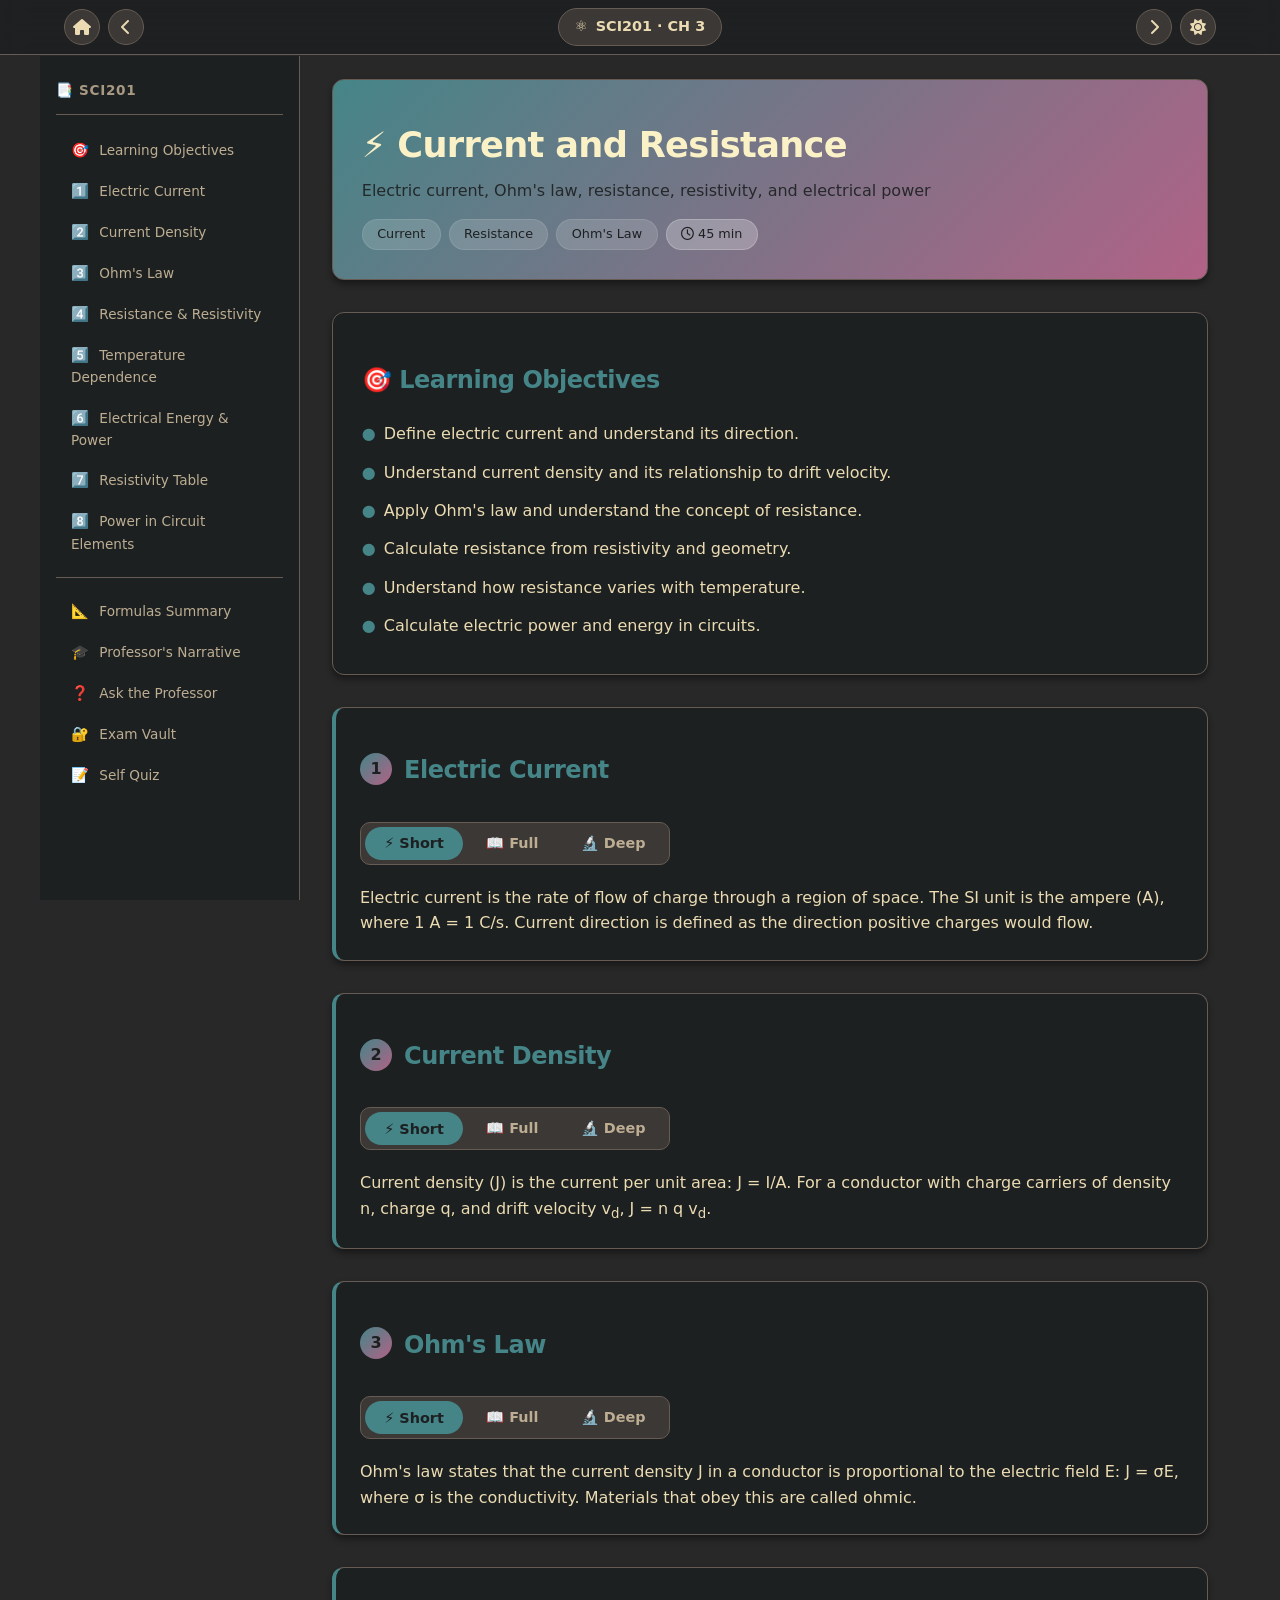
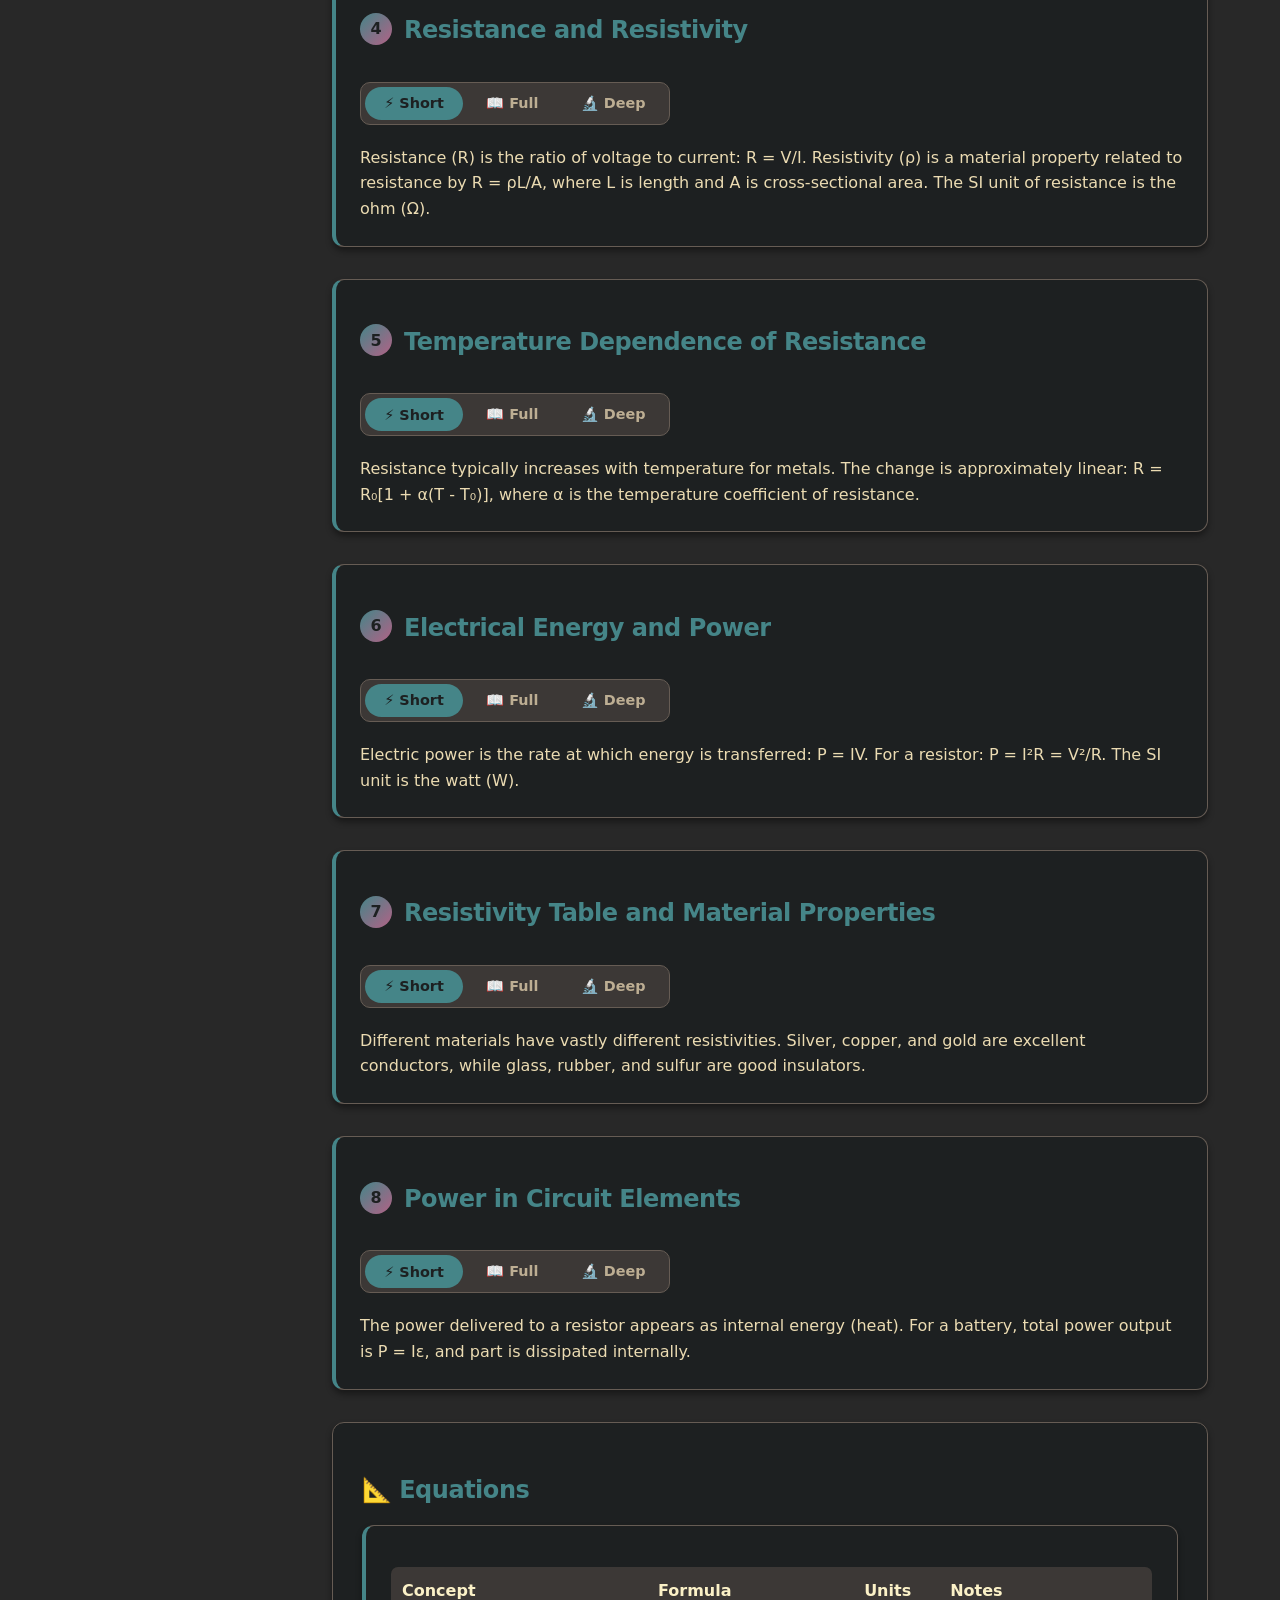
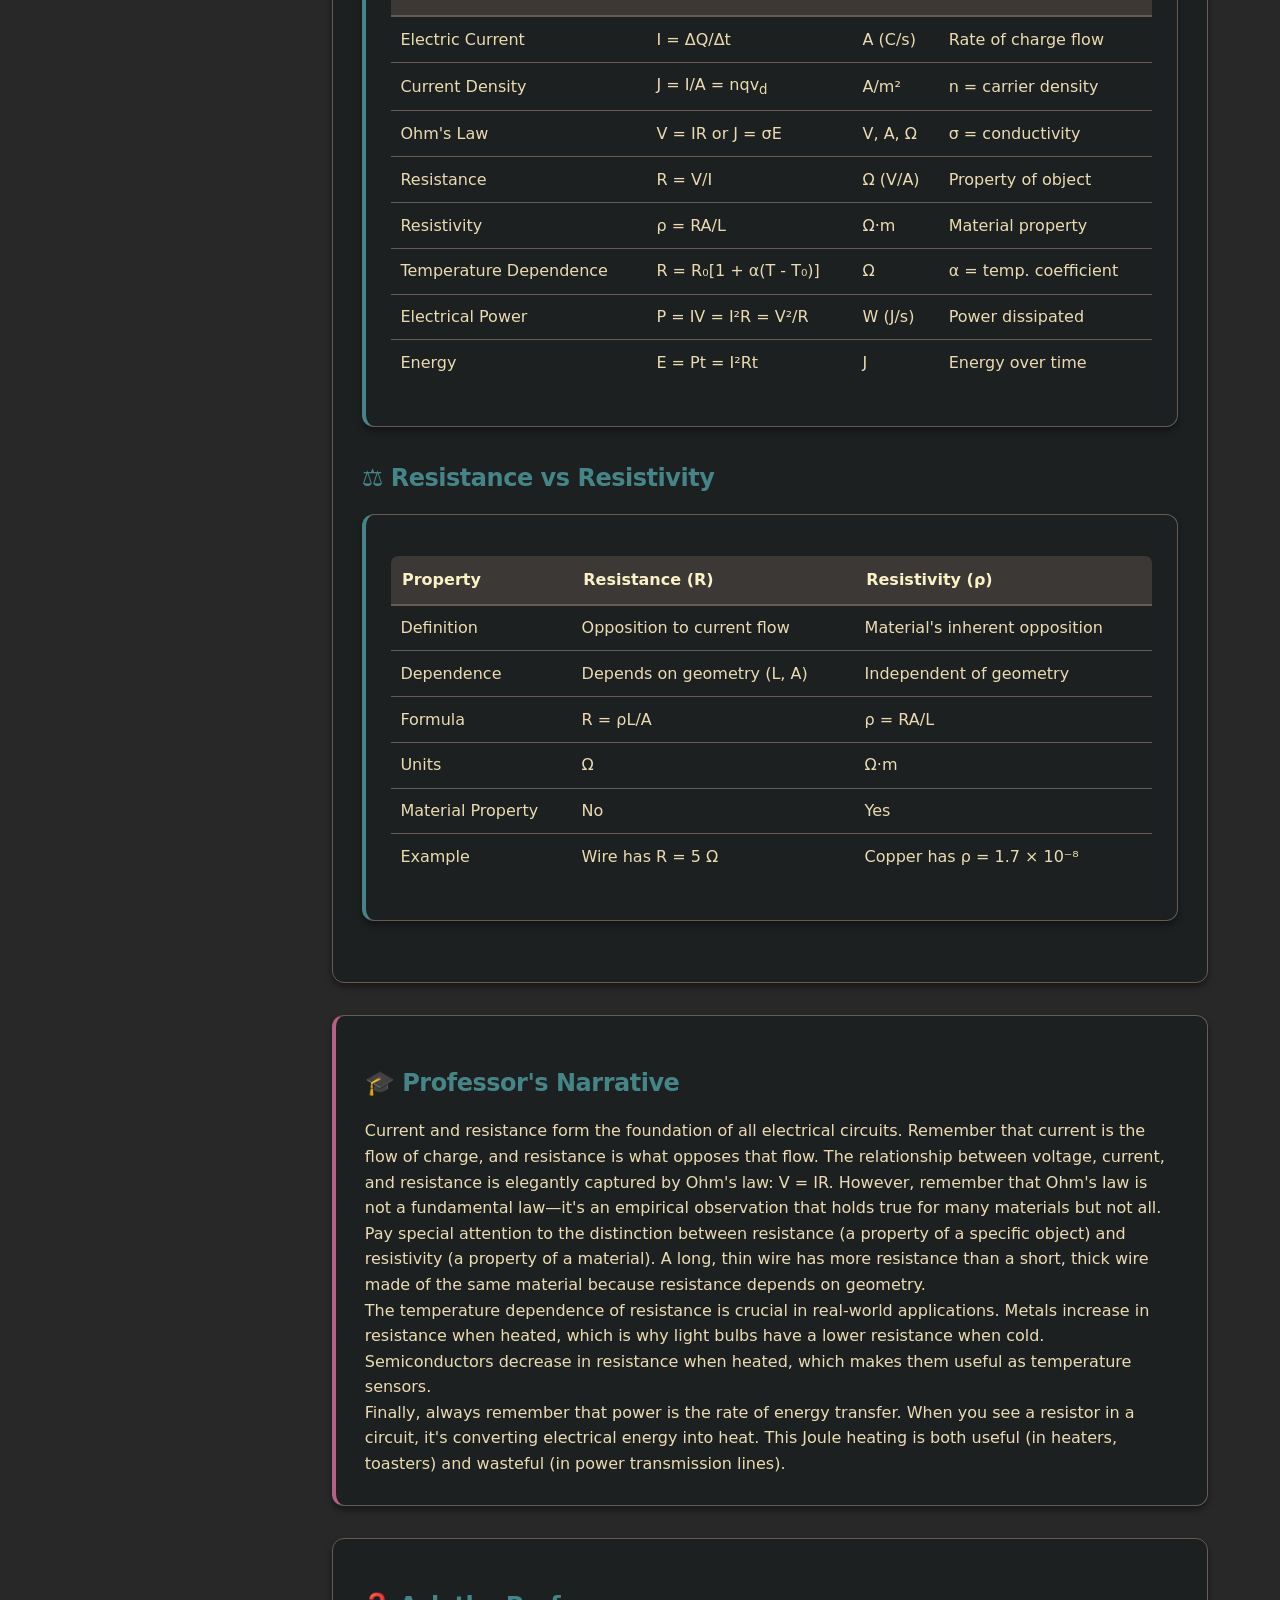
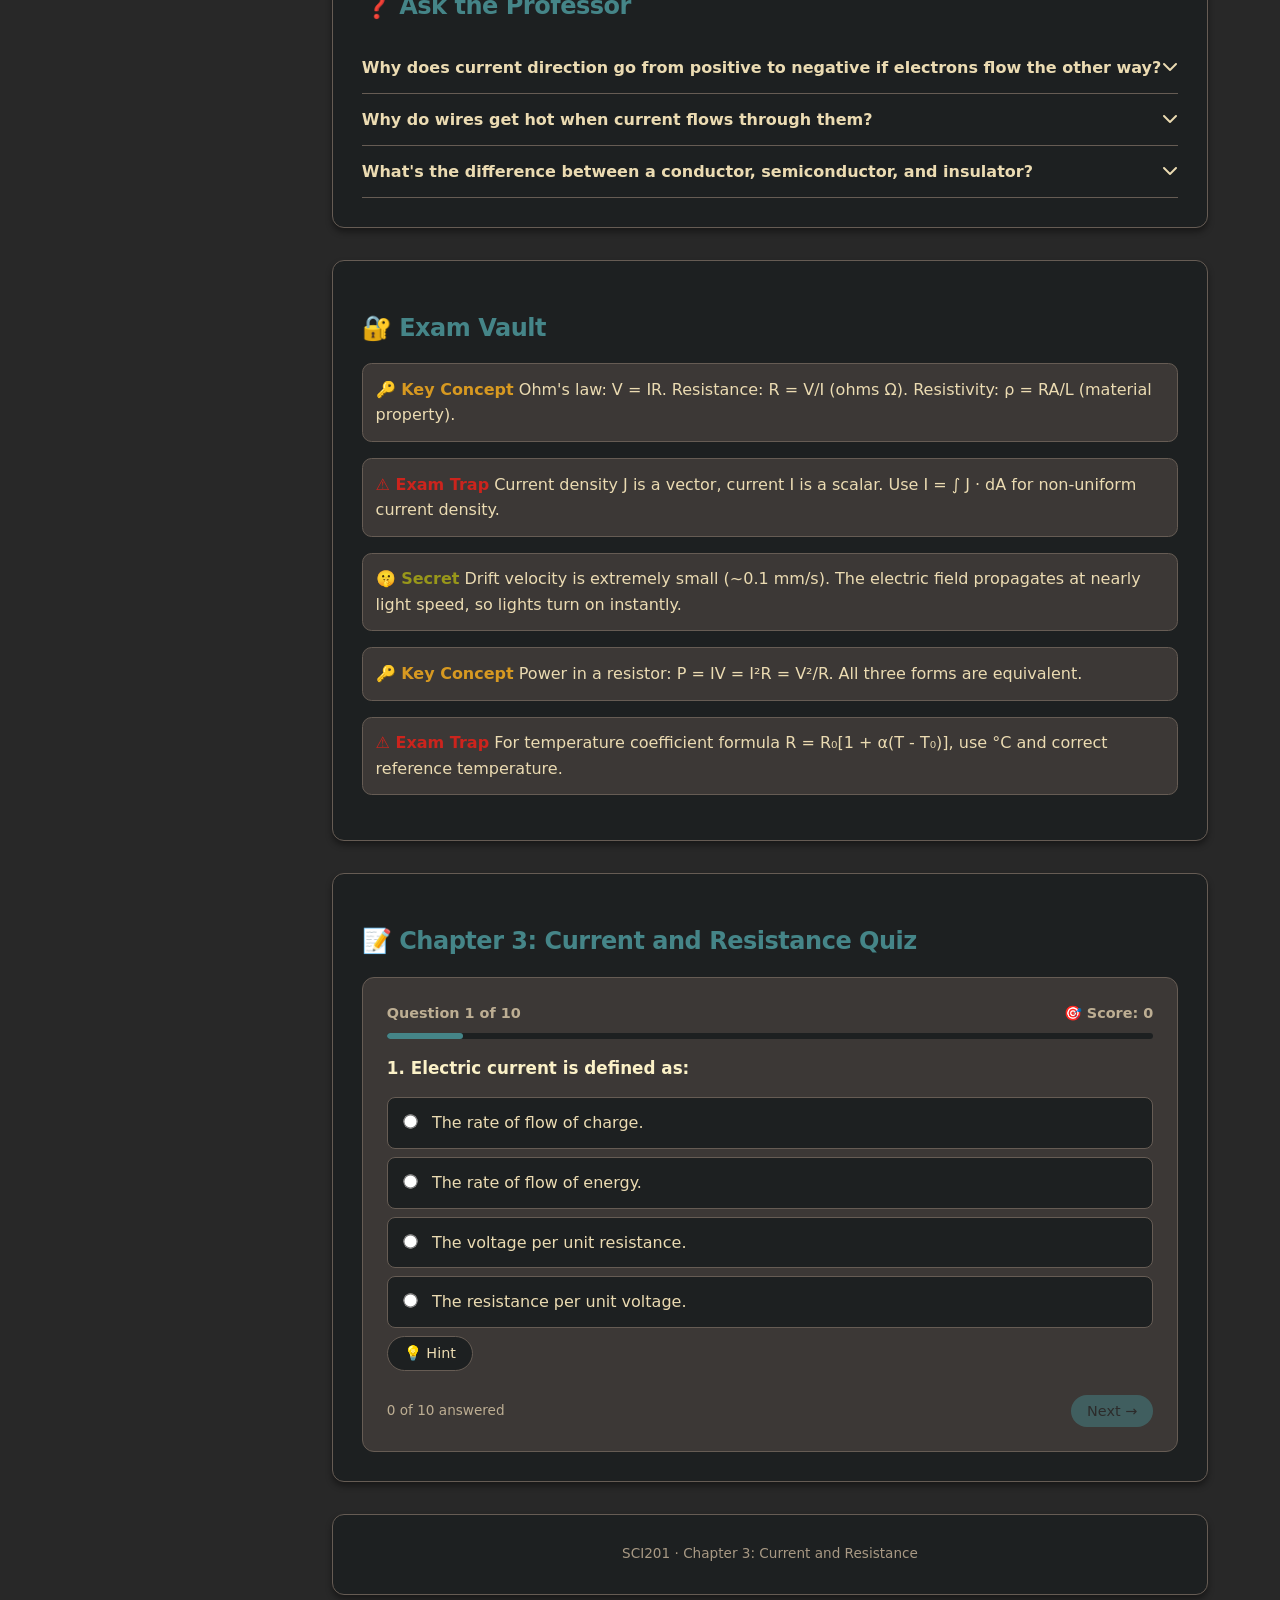
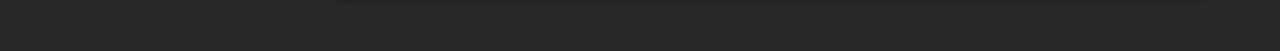
<file: chapters/chapter3.html>
<!doctype html>
<html lang="en">
    <head>
        <meta charset="UTF-8" />
        <meta
            name="viewport"
            content="width=device-width, initial-scale=1.0, user-scalable=yes"
        />
        <title>Chapter 3: Current and Resistance · SCI201</title>
        <link
            rel="stylesheet"
            href="https://cdnjs.cloudflare.com/ajax/libs/font-awesome/6.5.0/css/all.min.css"
        />
        <style>
            /* ================================================================
               GRUVBOX COLOR PALETTE
               ================================================================ */
            :root {
                --bg: #fbf1c7;
                --bg0_h: #f9f5d7;
                --bg0: #fbf1c7;
                --bg1: #ebdbb2;
                --bg2: #d5c4a1;
                --bg3: #bdae93;
                --bg4: #a89984;
                --fg: #3c3836;
                --fg0: #282828;
                --fg1: #3c3836;
                --fg2: #504945;
                --fg3: #665c54;
                --fg4: #7c6f64;
                --gray: #928374;
                --red: #9d0006;
                --green: #79740e;
                --yellow: #b57614;
                --blue: #076678;
                --purple: #8f3f71;
                --aqua: #427b58;
                --orange: #d65d0e;
                --surface: var(--bg0_h);
                --surface-alt: var(--bg1);
                --text: var(--fg1);
                --text-secondary: var(--fg3);
                --text-muted: var(--fg4);
                --border: var(--bg3);
                --border-light: var(--bg2);
                --primary: var(--blue);
                --primary-light: var(--bg2);
                --accent: var(--yellow);
                --success: var(--green);
                --danger: var(--red);
                --warning: var(--orange);
                --shadow-sm: 0 1px 2px rgba(0, 0, 0, 0.05);
                --shadow:
                    0 4px 6px rgba(0, 0, 0, 0.04), 0 1px 3px rgba(0, 0, 0, 0.06);
                --radius: 12px;
                --radius-sm: 8px;
                --transition: 0.2s ease;
                --sidebar-width: 260px;
            }

            [data-theme="dark"] {
                --bg: #282828;
                --bg0_h: #1d2021;
                --bg0: #282828;
                --bg1: #3c3836;
                --bg2: #504945;
                --bg3: #665c54;
                --bg4: #7c6f64;
                --fg: #ebdbb2;
                --fg0: #fbf1c7;
                --fg1: #ebdbb2;
                --fg2: #d5c4a1;
                --fg3: #bdae93;
                --fg4: #a89984;
                --gray: #928374;
                --red: #cc241d;
                --green: #98971a;
                --yellow: #d79921;
                --blue: #458588;
                --purple: #b16286;
                --aqua: #689d6a;
                --orange: #d65d0e;
                --surface: var(--bg0_h);
                --surface-alt: var(--bg1);
                --text: var(--fg1);
                --text-secondary: var(--fg3);
                --text-muted: var(--fg4);
                --border: var(--bg3);
                --border-light: var(--bg2);
                --primary: var(--blue);
                --primary-light: var(--bg2);
                --shadow-sm: 0 1px 2px rgba(0, 0, 0, 0.3);
                --shadow: 0 4px 6px rgba(0, 0, 0, 0.4);
            }

            * {
                margin: 0;
                padding: 0;
                box-sizing: border-box;
            }

            body {
                font-family:
                    system-ui,
                    -apple-system,
                    "Segoe UI",
                    Roboto,
                    sans-serif;
                background: var(--bg);
                color: var(--text);
                line-height: 1.6;
                transition:
                    background var(--transition),
                    color var(--transition);
                min-height: 100vh;
                max-width: 1200px;
                margin: 0 auto;
                overflow-x: hidden;
            }

            .sidebar {
                width: var(--sidebar-width);
                flex-shrink: 0;
                position: sticky;
                top: 56px;
                height: calc(100vh - 56px);
                background: var(--surface);
                border-inline-end: 1px solid var(--border);
                padding: 1.5rem 1rem;
                display: flex;
                flex-direction: column;
                overflow-y: auto;
                overflow-x: hidden;
                z-index: 10;
                transition:
                    background var(--transition),
                    border-color var(--transition);
            }

            .sidebar-header {
                font-weight: 700;
                font-size: 0.85rem;
                text-transform: uppercase;
                letter-spacing: 0.05em;
                color: var(--text-muted);
                margin-bottom: 1rem;
                padding-bottom: 0.75rem;
                border-bottom: 1px solid var(--border);
            }

            .sidebar-nav {
                list-style: none;
                padding: 0;
                margin: 0;
                display: flex;
                flex-direction: column;
                gap: 2px;
            }

            .sidebar-nav li a {
                display: block;
                padding: 0.5rem 0.75rem;
                border-radius: 6px;
                color: var(--text-secondary);
                text-decoration: none;
                font-size: 0.85rem;
                font-weight: 500;
                transition: all 0.15s ease;
                border-left: 3px solid transparent;
            }

            .sidebar-nav li a:hover {
                background: var(--surface-alt);
                color: var(--text);
                border-left-color: var(--border);
            }

            .sidebar-nav li a.active {
                background: var(--primary-light);
                color: var(--primary);
                font-weight: 600;
                border-left-color: var(--primary);
            }

            .sidebar-nav li a .emoji {
                margin-right: 6px;
                font-size: 0.9rem;
            }
            .sidebar-divider {
                border: none;
                border-top: 1px solid var(--border);
                margin: 0.75rem 0;
            }

            .main-wrapper {
                flex: 1;
                min-width: 0;
                padding: 1.5rem 2rem;
            }

            header,
            section,
            footer,
            .concept-card,
            .professor-card,
            .ask-section,
            .vault-section,
            .quiz-section {
                background: var(--surface);
                border-radius: var(--radius);
                padding: 1.8rem;
                margin-bottom: 2rem;
                box-shadow: var(--shadow);
                border: 1px solid var(--border);
            }

            header {
                background: linear-gradient(135deg, var(--blue), var(--purple));
                color: var(--bg0_h);
            }

            h1,
            h2,
            h3 {
                font-weight: 600;
                letter-spacing: -0.02em;
                color: var(--fg0);
                scroll-margin-top: 1rem;
            }
            h1 {
                font-size: 2.2rem;
                margin: 0.5rem 0 0.3rem;
            }
            h2 {
                font-size: 1.5rem;
                margin: 1.2rem 0 1rem;
                display: flex;
                align-items: center;
                gap: 0.5rem;
                color: var(--primary);
            }

            .nav-btn {
                background: var(--primary);
                border: none;
                color: var(--bg0_h);
                padding: 0.5rem 1rem;
                border-radius: 2rem;
                font-weight: 500;
                text-decoration: none;
                display: inline-flex;
                align-items: center;
                gap: 0.4rem;
                font-size: 0.9rem;
                cursor: pointer;
                transition: 0.2s;
                font-family: inherit;
            }
            .nav-btn:hover {
                filter: brightness(1.1);
                text-decoration: none;
                color: var(--bg0_h);
            }
            .nav-btn:disabled {
                opacity: 0.5;
                cursor: not-allowed;
            }

            .tag-list {
                display: flex;
                flex-wrap: wrap;
                gap: 0.5rem;
                margin-top: 1rem;
            }
            .tag {
                background: rgba(255, 255, 255, 0.15);
                color: var(--bg0_h);
                padding: 0.25rem 0.9rem;
                border-radius: 2rem;
                font-size: 0.8rem;
                font-weight: 500;
                border: 1px solid rgba(255, 255, 255, 0.1);
            }
            .tag--accent {
                background: rgba(255, 255, 255, 0.25);
                border-color: rgba(255, 255, 255, 0.2);
            }

            .objectives-list {
                list-style: none;
                padding-left: 0;
            }
            .objectives-list li {
                padding: 0.4rem 0;
                display: flex;
                align-items: baseline;
                gap: 0.5rem;
                color: var(--text);
            }
            .objectives-list li::before {
                content: "●";
                color: var(--primary);
                font-weight: bold;
            }

            .concept-card {
                border-left: 4px solid var(--primary);
                padding: 1.5rem;
                scroll-margin-top: 1rem;
            }
            .concept-header {
                display: flex;
                align-items: center;
                gap: 0.75rem;
                margin-bottom: 1rem;
            }
            .concept-number {
                background: linear-gradient(135deg, var(--blue), var(--purple));
                color: var(--bg0_h);
                width: 32px;
                height: 32px;
                border-radius: 50%;
                display: flex;
                align-items: center;
                justify-content: center;
                font-weight: 700;
            }

            .depth-tabs {
                display: inline-flex;
                gap: 4px;
                margin-bottom: 20px;
                background: var(--surface-alt);
                padding: 4px;
                border-radius: 10px;
                border: 1px solid var(--border);
            }
            .depth-tab {
                background: transparent;
                border: none;
                padding: 0.5rem 1.2rem;
                font-weight: 600;
                color: var(--text-secondary);
                cursor: pointer;
                border-radius: 2rem;
                transition: 0.2s;
                font-size: 0.9rem;
                font-family: inherit;
            }
            .depth-tab.active {
                background: var(--primary);
                color: var(--bg0_h);
            }

            .depth-content {
                display: none;
                animation: fade 0.2s ease;
                color: var(--text);
            }
            .depth-content.active {
                display: block;
            }
            @keyframes fade {
                from {
                    opacity: 0.3;
                }
                to {
                    opacity: 1;
                }
            }

            .formula {
                background: var(--surface-alt);
                padding: 0.8rem 1.2rem;
                border-radius: var(--radius-sm);
                margin: 1rem 0;
                font-family: "Courier New", monospace;
                font-weight: 500;
                border-left: 4px solid var(--primary);
                color: var(--fg0);
            }
            .label {
                display: block;
                font-size: 0.7rem;
                text-transform: uppercase;
                letter-spacing: 0.05em;
                color: var(--primary);
                margin-bottom: 0.2rem;
                font-weight: 600;
            }

            .note-box {
                background: var(--accent);
                border-left: 4px solid var(--orange);
                padding: 0.8rem 1rem;
                border-radius: 0.5rem;
                margin: 1.2rem 0;
                color: var(--bg0_h);
            }
            [data-theme="light"] .note-box {
                color: var(--fg0);
                background: var(--bg2);
            }

            .comparison-table-wrap {
                overflow-x: auto;
                margin: 1rem 0;
            }
            .comparison-table {
                width: 100%;
                border-collapse: collapse;
                background: var(--surface);
                border-radius: 0.5rem;
                overflow: hidden;
                border: 1px solid var(--border);
            }
            .comparison-table th {
                background: var(--surface-alt);
                padding: 0.7rem;
                text-align: left;
                color: var(--fg0);
                border-bottom: 2px solid var(--border);
            }
            .comparison-table td {
                padding: 0.6rem;
                border-bottom: 1px solid var(--border);
                color: var(--text);
            }

            .professor-card {
                border-left: 4px solid var(--purple);
            }
            .vault-entry {
                margin-bottom: 1rem;
                padding: 0.8rem;
                border-radius: 0.6rem;
                background: var(--surface-alt);
                border: 1px solid var(--border);
                color: var(--text);
            }
            .vault-type {
                font-weight: 700;
                margin-bottom: 0.3rem;
            }
            .vault-type--key {
                color: var(--accent);
            }
            .vault-type--trap {
                color: var(--red);
            }
            .vault-type--secret {
                color: var(--green);
            }

            .accordion-item {
                border-bottom: 1px solid var(--border);
            }
            .accordion-trigger {
                width: 100%;
                background: none;
                border: none;
                text-align: left;
                padding: 1rem 0;
                font-weight: 600;
                display: flex;
                justify-content: space-between;
                color: var(--text);
                cursor: pointer;
                font-family: inherit;
                font-size: 1rem;
            }
            .accordion-body {
                max-height: 0;
                overflow: hidden;
                transition: max-height 0.3s ease;
                padding: 0 0.5rem;
                color: var(--text-secondary);
            }
            .accordion-body.open {
                max-height: 300px;
                padding-bottom: 1rem;
            }

            .quiz-card {
                background: var(--surface-alt);
                border: 1px solid var(--border);
                padding: 1.5rem;
                border-radius: var(--radius);
            }
            .quiz-header {
                display: flex;
                justify-content: space-between;
                color: var(--text-secondary);
                margin-bottom: 0.5rem;
                font-weight: 600;
                font-size: 0.9rem;
            }
            .quiz-question {
                font-weight: 600;
                color: var(--fg0);
                margin: 1rem 0;
                font-size: 1.05rem;
                line-height: 1.6;
            }
            .quiz-options label {
                display: block;
                margin: 0.5rem 0;
                cursor: pointer;
                padding: 0.75rem 1rem;
                border-radius: var(--radius-sm);
                border: 1px solid var(--border);
                transition: 0.2s;
                background: var(--surface);
                color: var(--text);
            }
            .quiz-options label:hover {
                border-color: var(--primary);
                background: var(--bg2);
            }
            .quiz-options input[type="radio"] {
                margin-right: 10px;
                accent-color: var(--primary);
                transform: scale(1.1);
            }
            .quiz-feedback {
                background: var(--surface);
                padding: 0.8rem 1rem;
                border-radius: var(--radius-sm);
                margin-top: 1rem;
                border-left: 4px solid var(--primary);
                color: var(--text);
                line-height: 1.6;
            }
            .hidden {
                display: none !important;
            }
            button {
                cursor: pointer;
            }
            footer {
                text-align: center;
                font-size: 0.85rem;
                color: var(--text-muted);
                border-top: 1px solid var(--border);
            }

            #quiz-hint-btn,
            #quiz-prev-btn {
                background: var(--surface);
                color: var(--text);
                border: 1px solid var(--border);
            }
            #quiz-hint-btn:hover,
            #quiz-prev-btn:hover {
                background: var(--primary);
                color: var(--bg0_h);
                border-color: var(--primary);
            }
            #quiz-next-btn,
            #retry-btn {
                background: var(--primary);
                color: var(--bg0_h);
                border: none;
            }
            .score-display {
                color: var(--primary);
                font-weight: 700;
                font-size: 2rem;
            }

            .sidebar-toggle {
                display: none;
                background: var(--primary);
                color: var(--bg0_h);
                border: none;
                width: 40px;
                height: 40px;
                border-radius: 50%;
                font-size: 1.2rem;
                cursor: pointer;
                box-shadow: var(--shadow);
            }

            @media (max-width: 900px) {
                .toolbar-hamburger {
                    display: none !important;
                }
                .sidebar {
                    display: none !important;
                }
                .toolbar {
                    width: 100%;
                    margin-left: 0;
                    margin-right: 0;
                    padding: 0.5rem 1rem;
                    left: 0;
                    right: 0;
                }
                .concept-number {
                    min-width: 32px;
                    min-height: 32px;
                    width: auto;
                    height: auto;
                    padding: 0.25rem 0.5rem;
                    flex-shrink: 0;
                }
                html,
                body {
                    overflow-x: clip;
                    width: 100%;
                }
                .sidebar {
                    position: fixed;
                    left: -100%;
                    top: 56px;
                    height: calc(100vh - 56px);
                    width: 280px;
                    transition: left 0.3s ease;
                    z-index: 15;
                }
                .sidebar.open {
                    left: 0;
                }
                .toolbar-hamburger {
                    display: none !important;
                    align-items: center;
                    justify-content: center;
                }
                .main-wrapper {
                    padding: 1rem;
                    width: 100%;
                }
            }

            .toolbar {
                position: sticky;
                top: 0;
                z-index: 50;
                width: 100vw;
                left: 0;
                right: 0;
                background: rgba(251, 241, 199, 0.85);
                backdrop-filter: blur(12px);
                -webkit-backdrop-filter: blur(12px);
                border-bottom: 1px solid var(--border);
                padding: 0.5rem calc((100vw - 1200px) / 2 + 1.5rem);
                display: flex;
                align-items: center;
                justify-content: space-between;
                gap: 1rem;
                margin-left: calc(-50vw + 600px);
                margin-right: calc(-50vw + 600px);
            }
            [data-theme="dark"] .toolbar {
                background: rgba(29, 32, 33, 0.9);
            }
            .toolbar-left,
            .toolbar-right {
                display: flex;
                align-items: center;
                gap: 0.5rem;
            }
            .toolbar-center {
                display: flex;
                align-items: center;
                gap: 0.5rem;
                font-weight: 700;
                font-size: 0.9rem;
                color: var(--text);
                background: var(--surface-alt);
                padding: 0.4rem 1rem;
                border-radius: 2rem;
                border: 1px solid var(--border);
            }
            .toolbar-btn {
                background: var(--surface-alt);
                border: 1px solid var(--border);
                color: var(--text);
                width: 36px;
                height: 36px;
                border-radius: 50%;
                display: flex;
                align-items: center;
                justify-content: center;
                cursor: pointer;
                text-decoration: none;
                font-size: 1rem;
                transition: all 0.2s ease;
            }
            .toolbar-btn:hover {
                background: var(--primary);
                color: var(--bg0_h);
                border-color: var(--aqua);
            }
            .toolbar-btn.disabled-btn {
                opacity: 0.3;
                cursor: not-allowed;
                pointer-events: none;
            }
            .scroll-top-btn {
                position: fixed;
                bottom: 2rem;
                right: 2rem;
                z-index: 100;
                background: var(--primary);
                color: var(--bg0_h);
                border: none;
                width: 44px;
                height: 44px;
                border-radius: 50%;
                font-size: 1.2rem;
                cursor: pointer;
                box-shadow: var(--shadow);
                display: none;
                align-items: center;
                justify-content: center;
                transition: all 0.3s ease;
            }
            .scroll-top-btn.visible {
                display: flex;
            }
            .scroll-top-btn:hover {
                filter: brightness(1.1);
                transform: translateY(-2px);
            }
            @media (max-width: 900px) {
                .scroll-top-btn {
                    bottom: 1.5rem;
                    right: 1.5rem;
                }
            }
        </style>
    </head>
    <body>
        <aside class="sidebar" id="sidebar">
            <div class="sidebar-header">📑 SCI201</div>
            <ul class="sidebar-nav">
                <li>
                    <a href="#objectives"
                        ><span class="emoji">🎯</span> Learning Objectives</a
                    >
                </li>
                <li>
                    <a href="#concept1"
                        ><span class="emoji">1️⃣</span> Electric Current</a
                    >
                </li>
                <li>
                    <a href="#concept2"
                        ><span class="emoji">2️⃣</span> Current Density</a
                    >
                </li>
                <li>
                    <a href="#concept3"
                        ><span class="emoji">3️⃣</span> Ohm's Law</a
                    >
                </li>
                <li>
                    <a href="#concept4"
                        ><span class="emoji">4️⃣</span> Resistance &
                        Resistivity</a
                    >
                </li>
                <li>
                    <a href="#concept5"
                        ><span class="emoji">5️⃣</span> Temperature Dependence</a
                    >
                </li>
                <li>
                    <a href="#concept6"
                        ><span class="emoji">6️⃣</span> Electrical Energy &
                        Power</a
                    >
                </li>
                <li>
                    <a href="#concept7"
                        ><span class="emoji">7️⃣</span> Resistivity Table</a
                    >
                </li>
                <li>
                    <a href="#concept8"
                        ><span class="emoji">8️⃣</span> Power in Circuit
                        Elements</a
                    >
                </li>
                <hr class="sidebar-divider" />
                <li>
                    <a href="#formulas"
                        ><span class="emoji">📐</span> Formulas Summary</a
                    >
                </li>
                <li>
                    <a href="#narrative"
                        ><span class="emoji">🎓</span> Professor's Narrative</a
                    >
                </li>
                <li>
                    <a href="#ask-professor"
                        ><span class="emoji">❓</span> Ask the Professor</a
                    >
                </li>
                <li>
                    <a href="#exam-vault"
                        ><span class="emoji">🔐</span> Exam Vault</a
                    >
                </li>
                <li>
                    <a href="#quiz"><span class="emoji">📝</span> Self Quiz</a>
                </li>
            </ul>
        </aside>

        <div class="main-wrapper">
            <header>
                <h1>⚡ Current and Resistance</h1>
                <p style="color: var(--bg0_h); opacity: 0.9">
                    Electric current, Ohm's law, resistance, resistivity, and
                    electrical power
                </p>
                <div class="tag-list">
                    <span class="tag">Current</span>
                    <span class="tag">Resistance</span>
                    <span class="tag">Ohm's Law</span>
                    <span class="tag tag--accent"
                        ><i class="fa-regular fa-clock"></i> 45 min</span
                    >
                </div>
            </header>

            <main>
                <section id="objectives">
                    <h2>🎯 Learning Objectives</h2>
                    <ul class="objectives-list">
                        <li>
                            Define electric current and understand its
                            direction.
                        </li>
                        <li>
                            Understand current density and its relationship to
                            drift velocity.
                        </li>
                        <li>
                            Apply Ohm's law and understand the concept of
                            resistance.
                        </li>
                        <li>
                            Calculate resistance from resistivity and geometry.
                        </li>
                        <li>
                            Understand how resistance varies with temperature.
                        </li>
                        <li>
                            Calculate electric power and energy in circuits.
                        </li>
                    </ul>
                </section>

                <!-- CONCEPT 1 -->
                <div class="concept-card" id="concept1">
                    <div class="concept-header">
                        <span class="concept-number">1</span>
                        <h2>Electric Current</h2>
                    </div>
                    <div class="depth-tabs">
                        <button class="depth-tab active" data-layer="short">
                            ⚡ Short
                        </button>
                        <button class="depth-tab" data-layer="full">
                            📖 Full
                        </button>
                        <button class="depth-tab" data-layer="deep">
                            🔬 Deep
                        </button>
                    </div>
                    <div data-layer="short" class="depth-content active">
                        <p>
                            Electric current is the rate of flow of charge
                            through a region of space. The SI unit is the ampere
                            (A), where 1 A = 1 C/s. Current direction is defined
                            as the direction positive charges would flow.
                        </p>
                    </div>
                    <div data-layer="full" class="depth-content">
                        <p>
                            Electric current (I) is the rate at which charge
                            flows through a surface. If ΔQ is the amount of
                            charge that passes through area A in time Δt, then
                            the average current is:
                        </p>
                        <div class="formula">
                            <span class="label">Average Current</span> I<sub
                                >avg</sub
                            >
                            = ΔQ / Δt
                        </div>
                        <p>
                            The direction of current is the direction in which
                            positive charges flow when free to do so. In
                            ordinary conductors, this is opposite to the
                            direction of electron flow.
                        </p>
                    </div>
                    <div data-layer="deep" class="depth-content">
                        <p>
                            The ampere is one of the seven base SI units.
                            Current is a macroscopic quantity that arises from
                            the microscopic motion of charge carriers. In
                            metals, the charge carriers are electrons, but the
                            convention of positive current flow dates back to
                            Benjamin Franklin and is still used today. In
                            electrolyte solutions, both positive and negative
                            ions can carry charge.
                        </p>
                    </div>
                </div>

                <!-- CONCEPT 2 -->
                <div class="concept-card" id="concept2">
                    <div class="concept-header">
                        <span class="concept-number">2</span>
                        <h2>Current Density</h2>
                    </div>
                    <div class="depth-tabs">
                        <button class="depth-tab active" data-layer="short">
                            ⚡ Short
                        </button>
                        <button class="depth-tab" data-layer="full">
                            📖 Full
                        </button>
                        <button class="depth-tab" data-layer="deep">
                            🔬 Deep
                        </button>
                    </div>
                    <div data-layer="short" class="depth-content active">
                        <p>
                            Current density (J) is the current per unit area: J
                            = I/A. For a conductor with charge carriers of
                            density n, charge q, and drift velocity
                            v<sub>d</sub>, J = n q v<sub>d</sub>.
                        </p>
                    </div>
                    <div data-layer="full" class="depth-content">
                        <p>
                            Current density is a vector quantity that describes
                            how current flows through a cross-sectional area. If
                            the current density is uniform and A is
                            perpendicular to the current direction:
                        </p>
                        <div class="formula">
                            <span class="label">Current Density</span> J = I / A
                        </div>
                        <p>
                            The SI units of J are A/m². In terms of microscopic
                            quantities:
                        </p>
                        <div class="formula">
                            <span class="label">Microscopic Form</span> J = n q
                            v<sub>d</sub>
                        </div>
                    </div>
                    <div data-layer="deep" class="depth-content">
                        <p>
                            Drift velocity is the average velocity of charge
                            carriers in the presence of an electric field. It is
                            typically very small (on the order of mm/s), yet
                            currents can be large because there are an enormous
                            number of charge carriers. For example, in a copper
                            wire with a current of 1 A, the drift velocity of
                            electrons is only about 0.1 mm/s.
                        </p>
                    </div>
                </div>

                <!-- CONCEPT 3 -->
                <div class="concept-card" id="concept3">
                    <div class="concept-header">
                        <span class="concept-number">3</span>
                        <h2>Ohm's Law</h2>
                    </div>
                    <div class="depth-tabs">
                        <button class="depth-tab active" data-layer="short">
                            ⚡ Short
                        </button>
                        <button class="depth-tab" data-layer="full">
                            📖 Full
                        </button>
                        <button class="depth-tab" data-layer="deep">
                            🔬 Deep
                        </button>
                    </div>
                    <div data-layer="short" class="depth-content active">
                        <p>
                            Ohm's law states that the current density J in a
                            conductor is proportional to the electric field E: J
                            = σE, where σ is the conductivity. Materials that
                            obey this are called ohmic.
                        </p>
                    </div>
                    <div data-layer="full" class="depth-content">
                        <p>
                            For many materials (especially metals), the ratio of
                            current density to electric field is a constant σ
                            (the conductivity):
                        </p>
                        <div class="formula">
                            <span class="label">Ohm's Law (Field Form)</span> J
                            = σE
                        </div>
                        <p>
                            Equivalently, in circuit terms: V = IR. Materials
                            that obey Ohm's law are said to be ohmic. Materials
                            that do not are called non-ohmic. Ohm's law is an
                            empirical relationship, not a fundamental law of
                            nature.
                        </p>
                    </div>
                    <div data-layer="deep" class="depth-content">
                        <p>
                            The resistance R of a conductor determines the
                            current for a given voltage. The microscopic origin
                            of resistance is collisions between charge carriers
                            and the atoms of the conductor. These collisions
                            transfer energy from the charge carriers to the
                            lattice, increasing the temperature of the
                            conductor. This is why wires heat up when current
                            flows through them.
                        </p>
                    </div>
                </div>

                <!-- CONCEPT 4 -->
                <div class="concept-card" id="concept4">
                    <div class="concept-header">
                        <span class="concept-number">4</span>
                        <h2>Resistance and Resistivity</h2>
                    </div>
                    <div class="depth-tabs">
                        <button class="depth-tab active" data-layer="short">
                            ⚡ Short
                        </button>
                        <button class="depth-tab" data-layer="full">
                            📖 Full
                        </button>
                        <button class="depth-tab" data-layer="deep">
                            🔬 Deep
                        </button>
                    </div>
                    <div data-layer="short" class="depth-content active">
                        <p>
                            Resistance (R) is the ratio of voltage to current: R
                            = V/I. Resistivity (ρ) is a material property
                            related to resistance by R = ρL/A, where L is length
                            and A is cross-sectional area. The SI unit of
                            resistance is the ohm (Ω).
                        </p>
                    </div>
                    <div data-layer="full" class="depth-content">
                        <p>
                            Resistance is a measure of how difficult it is for
                            current to flow through a conductor. It arises due
                            to collisions between electrons and fixed atoms. The
                            resistance of a uniform conductor of length L and
                            cross-sectional area A is:
                        </p>
                        <div class="formula">
                            <span class="label">Resistance Formula</span> R = ρ
                            L / A
                        </div>
                        <p>
                            The SI unit of resistance is the ohm (Ω), where 1 Ω
                            = 1 V/A. The SI unit of resistivity is Ω·m.
                        </p>
                    </div>
                    <div data-layer="deep" class="depth-content">
                        <p>
                            Resistance depends on both the material (through ρ)
                            and the geometry (through L and A). This is why
                            long, thin wires have more resistance than short,
                            thick wires. A good conductor has low resistivity,
                            while a good insulator has very high resistivity
                            (often 10¹⁰ to 10¹⁶ Ω·m).
                        </p>
                    </div>
                </div>

                <!-- CONCEPT 5 -->
                <div class="concept-card" id="concept5">
                    <div class="concept-header">
                        <span class="concept-number">5</span>
                        <h2>Temperature Dependence of Resistance</h2>
                    </div>
                    <div class="depth-tabs">
                        <button class="depth-tab active" data-layer="short">
                            ⚡ Short
                        </button>
                        <button class="depth-tab" data-layer="full">
                            📖 Full
                        </button>
                        <button class="depth-tab" data-layer="deep">
                            🔬 Deep
                        </button>
                    </div>
                    <div data-layer="short" class="depth-content active">
                        <p>
                            Resistance typically increases with temperature for
                            metals. The change is approximately linear: R = R₀[1
                            + α(T - T₀)], where α is the temperature coefficient
                            of resistance.
                        </p>
                    </div>
                    <div data-layer="full" class="depth-content">
                        <p>
                            Over a limited temperature range, the resistivity of
                            a metal varies approximately linearly with
                            temperature:
                        </p>
                        <div class="formula">
                            <span class="label">Temperature Dependence</span> ρ
                            = ρ₀[1 + α(T - T₀)]
                        </div>
                        <p>Since resistance is proportional to resistivity:</p>
                        <div class="formula">
                            <span class="label">Resistance Change</span> R =
                            R₀[1 + α(T - T₀)]
                        </div>
                    </div>
                    <div data-layer="deep" class="depth-content">
                        <p>
                            The temperature coefficient α is positive for metals
                            (resistance increases with temperature) because
                            increased thermal vibrations cause more collisions.
                            For semiconductors, α is negative (resistance
                            decreases with temperature) because more charge
                            carriers become available. At very low temperatures,
                            some materials become superconductors with zero
                            resistance.
                        </p>
                    </div>
                </div>

                <!-- CONCEPT 6 -->
                <div class="concept-card" id="concept6">
                    <div class="concept-header">
                        <span class="concept-number">6</span>
                        <h2>Electrical Energy and Power</h2>
                    </div>
                    <div class="depth-tabs">
                        <button class="depth-tab active" data-layer="short">
                            ⚡ Short
                        </button>
                        <button class="depth-tab" data-layer="full">
                            📖 Full
                        </button>
                        <button class="depth-tab" data-layer="deep">
                            🔬 Deep
                        </button>
                    </div>
                    <div data-layer="short" class="depth-content active">
                        <p>
                            Electric power is the rate at which energy is
                            transferred: P = IV. For a resistor: P = I²R = V²/R.
                            The SI unit is the watt (W).
                        </p>
                    </div>
                    <div data-layer="full" class="depth-content">
                        <p>The power (rate of energy transfer) is:</p>
                        <div class="formula">
                            <span class="label">Electrical Power</span> P = IΔV
                        </div>
                        <p>
                            For a resistor, using Ohm's law (ΔV = IR), the power
                            dissipated as heat is:
                        </p>
                        <div class="formula">
                            <span class="label">Power in Resistor</span> P = I²R
                            = (ΔV)² / R
                        </div>
                    </div>
                    <div data-layer="deep" class="depth-content">
                        <p>
                            The energy dissipated in a resistor over time t is E
                            = Pt = I²Rt. This is why resistors get hot. The
                            power delivered by a battery to a circuit is P = εI,
                            where ε is the emf. Part goes to the load, part is
                            dissipated internally. This is the Joule heating
                            effect.
                        </p>
                    </div>
                </div>

                <!-- CONCEPT 7 -->
                <div class="concept-card" id="concept7">
                    <div class="concept-header">
                        <span class="concept-number">7</span>
                        <h2>Resistivity Table and Material Properties</h2>
                    </div>
                    <div class="depth-tabs">
                        <button class="depth-tab active" data-layer="short">
                            ⚡ Short
                        </button>
                        <button class="depth-tab" data-layer="full">
                            📖 Full
                        </button>
                        <button class="depth-tab" data-layer="deep">
                            🔬 Deep
                        </button>
                    </div>
                    <div data-layer="short" class="depth-content active">
                        <p>
                            Different materials have vastly different
                            resistivities. Silver, copper, and gold are
                            excellent conductors, while glass, rubber, and
                            sulfur are good insulators.
                        </p>
                    </div>
                    <div data-layer="full" class="depth-content">
                        <div class="comparison-table-wrap">
                            <table class="comparison-table">
                                <thead>
                                    <tr>
                                        <th>Material</th>
                                        <th>Resistivity (Ω·m)</th>
                                        <th>Temp. Coefficient (°C)⁻¹</th>
                                    </tr>
                                </thead>
                                <tbody>
                                    <tr>
                                        <td>Silver</td>
                                        <td>1.59 × 10⁻⁸</td>
                                        <td>3.8 × 10⁻³</td>
                                    </tr>
                                    <tr>
                                        <td>Copper</td>
                                        <td>1.7 × 10⁻⁸</td>
                                        <td>3.9 × 10⁻³</td>
                                    </tr>
                                    <tr>
                                        <td>Gold</td>
                                        <td>2.44 × 10⁻⁸</td>
                                        <td>3.4 × 10⁻³</td>
                                    </tr>
                                    <tr>
                                        <td>Aluminum</td>
                                        <td>2.82 × 10⁻⁸</td>
                                        <td>3.9 × 10⁻³</td>
                                    </tr>
                                    <tr>
                                        <td>Tungsten</td>
                                        <td>5.6 × 10⁻⁸</td>
                                        <td>4.5 × 10⁻³</td>
                                    </tr>
                                    <tr>
                                        <td>Iron</td>
                                        <td>10 × 10⁻⁸</td>
                                        <td>5.0 × 10⁻³</td>
                                    </tr>
                                    <tr>
                                        <td>Nichrome</td>
                                        <td>1.00 × 10⁻⁶</td>
                                        <td>0.4 × 10⁻³</td>
                                    </tr>
                                    <tr>
                                        <td>Carbon</td>
                                        <td>3.5 × 10⁻⁵</td>
                                        <td>-0.5 × 10⁻³</td>
                                    </tr>
                                    <tr>
                                        <td>Glass</td>
                                        <td>10¹⁰ to 10¹⁴</td>
                                        <td>—</td>
                                    </tr>
                                    <tr>
                                        <td>Silicon</td>
                                        <td>2.3 × 10⁻³</td>
                                        <td>-75 × 10⁻³</td>
                                    </tr>
                                </tbody>
                            </table>
                        </div>
                    </div>
                    <div data-layer="deep" class="depth-content">
                        <p>
                            Nichrome (a nickel-chromium alloy) has high
                            resistivity and a low temperature coefficient,
                            making it ideal for heating elements. Semiconductors
                            like silicon have very high temperature
                            coefficients, useful in temperature sensors
                            (thermistors).
                        </p>
                    </div>
                </div>

                <!-- CONCEPT 8 -->
                <div class="concept-card" id="concept8">
                    <div class="concept-header">
                        <span class="concept-number">8</span>
                        <h2>Power in Circuit Elements</h2>
                    </div>
                    <div class="depth-tabs">
                        <button class="depth-tab active" data-layer="short">
                            ⚡ Short
                        </button>
                        <button class="depth-tab" data-layer="full">
                            📖 Full
                        </button>
                        <button class="depth-tab" data-layer="deep">
                            🔬 Deep
                        </button>
                    </div>
                    <div data-layer="short" class="depth-content active">
                        <p>
                            The power delivered to a resistor appears as
                            internal energy (heat). For a battery, total power
                            output is P = Iε, and part is dissipated internally.
                        </p>
                    </div>
                    <div data-layer="full" class="depth-content">
                        <p>
                            For a circuit with battery emf ε and internal
                            resistance r connected to external resistor R, the
                            current is I = ε/(R + r). The power delivered to the
                            external load is:
                        </p>
                        <div class="formula">
                            <span class="label">Load Power</span> P<sub>R</sub>
                            = I²R
                        </div>
                        <p>The total power delivered by the battery is:</p>
                        <div class="formula">
                            <span class="label">Total Power</span> P = Iε = I²R
                            + I²r
                        </div>
                    </div>
                    <div data-layer="deep" class="depth-content">
                        <p>
                            Maximum power is delivered to the load when R = r
                            (maximum power transfer theorem). In practical
                            circuits, we minimize internal resistance so most
                            power goes to the load rather than being wasted as
                            heat inside the battery.
                        </p>
                    </div>
                </div>

                <!-- Formulas Summary -->
                <section id="formulas">
                    <h2>📐 Equations</h2>
                    <div class="concept-card">
                        <div class="comparison-table-wrap">
                            <table class="comparison-table">
                                <thead>
                                    <tr>
                                        <th>Concept</th>
                                        <th>Formula</th>
                                        <th>Units</th>
                                        <th>Notes</th>
                                    </tr>
                                </thead>
                                <tbody>
                                    <tr>
                                        <td>Electric Current</td>
                                        <td>I = ΔQ/Δt</td>
                                        <td>A (C/s)</td>
                                        <td>Rate of charge flow</td>
                                    </tr>
                                    <tr>
                                        <td>Current Density</td>
                                        <td>J = I/A = nqv<sub>d</sub></td>
                                        <td>A/m²</td>
                                        <td>n = carrier density</td>
                                    </tr>
                                    <tr>
                                        <td>Ohm's Law</td>
                                        <td>V = IR or J = σE</td>
                                        <td>V, A, Ω</td>
                                        <td>σ = conductivity</td>
                                    </tr>
                                    <tr>
                                        <td>Resistance</td>
                                        <td>R = V/I</td>
                                        <td>Ω (V/A)</td>
                                        <td>Property of object</td>
                                    </tr>
                                    <tr>
                                        <td>Resistivity</td>
                                        <td>ρ = RA/L</td>
                                        <td>Ω·m</td>
                                        <td>Material property</td>
                                    </tr>
                                    <tr>
                                        <td>Temperature Dependence</td>
                                        <td>R = R₀[1 + α(T - T₀)]</td>
                                        <td>Ω</td>
                                        <td>α = temp. coefficient</td>
                                    </tr>
                                    <tr>
                                        <td>Electrical Power</td>
                                        <td>P = IV = I²R = V²/R</td>
                                        <td>W (J/s)</td>
                                        <td>Power dissipated</td>
                                    </tr>
                                    <tr>
                                        <td>Energy</td>
                                        <td>E = Pt = I²Rt</td>
                                        <td>J</td>
                                        <td>Energy over time</td>
                                    </tr>
                                </tbody>
                            </table>
                        </div>
                    </div>

                    <h2>⚖️ Resistance vs Resistivity</h2>
                    <div class="concept-card">
                        <div class="comparison-table-wrap">
                            <table class="comparison-table">
                                <thead>
                                    <tr>
                                        <th>Property</th>
                                        <th>Resistance (R)</th>
                                        <th>Resistivity (ρ)</th>
                                    </tr>
                                </thead>
                                <tbody>
                                    <tr>
                                        <td>Definition</td>
                                        <td>Opposition to current flow</td>
                                        <td>Material's inherent opposition</td>
                                    </tr>
                                    <tr>
                                        <td>Dependence</td>
                                        <td>Depends on geometry (L, A)</td>
                                        <td>Independent of geometry</td>
                                    </tr>
                                    <tr>
                                        <td>Formula</td>
                                        <td>R = ρL/A</td>
                                        <td>ρ = RA/L</td>
                                    </tr>
                                    <tr>
                                        <td>Units</td>
                                        <td>Ω</td>
                                        <td>Ω·m</td>
                                    </tr>
                                    <tr>
                                        <td>Material Property</td>
                                        <td>No</td>
                                        <td>Yes</td>
                                    </tr>
                                    <tr>
                                        <td>Example</td>
                                        <td>Wire has R = 5 Ω</td>
                                        <td>Copper has ρ = 1.7 × 10⁻⁸</td>
                                    </tr>
                                </tbody>
                            </table>
                        </div>
                    </div>
                </section>

                <!-- Professor's Narrative -->
                <section class="professor-card" id="narrative">
                    <h2>🎓 Professor's Narrative</h2>
                    <p>
                        Current and resistance form the foundation of all
                        electrical circuits. Remember that current is the flow
                        of charge, and resistance is what opposes that flow. The
                        relationship between voltage, current, and resistance is
                        elegantly captured by Ohm's law: V = IR. However,
                        remember that Ohm's law is not a fundamental law—it's an
                        empirical observation that holds true for many materials
                        but not all.
                    </p>
                    <p>
                        Pay special attention to the distinction between
                        resistance (a property of a specific object) and
                        resistivity (a property of a material). A long, thin
                        wire has more resistance than a short, thick wire made
                        of the same material because resistance depends on
                        geometry.
                    </p>
                    <p>
                        The temperature dependence of resistance is crucial in
                        real-world applications. Metals increase in resistance
                        when heated, which is why light bulbs have a lower
                        resistance when cold. Semiconductors decrease in
                        resistance when heated, which makes them useful as
                        temperature sensors.
                    </p>
                    <p>
                        Finally, always remember that power is the rate of
                        energy transfer. When you see a resistor in a circuit,
                        it's converting electrical energy into heat. This Joule
                        heating is both useful (in heaters, toasters) and
                        wasteful (in power transmission lines).
                    </p>
                </section>

                <!-- Ask the Professor -->
                <section class="ask-section" id="ask-professor">
                    <h2>❓ Ask the Professor</h2>
                    <div class="accordion">
                        <div class="accordion-item">
                            <button class="accordion-trigger">
                                Why does current direction go from positive to
                                negative if electrons flow the other way?
                                <i class="fa-solid fa-chevron-down"></i>
                            </button>
                            <div class="accordion-body">
                                <p>
                                    This convention dates back to Benjamin
                                    Franklin. We call the flow of positive
                                    charges "conventional current" and the flow
                                    of electrons "electron flow." In most
                                    circuit analysis, we use conventional
                                    current.
                                </p>
                            </div>
                        </div>
                        <div class="accordion-item">
                            <button class="accordion-trigger">
                                Why do wires get hot when current flows through
                                them? <i class="fa-solid fa-chevron-down"></i>
                            </button>
                            <div class="accordion-body">
                                <p>
                                    Electrons carrying current collide with the
                                    atoms of the conductor, transferring kinetic
                                    energy to the lattice. This is Joule
                                    heating: P = I²R.
                                </p>
                            </div>
                        </div>
                        <div class="accordion-item">
                            <button class="accordion-trigger">
                                What's the difference between a conductor,
                                semiconductor, and insulator?
                                <i class="fa-solid fa-chevron-down"></i>
                            </button>
                            <div class="accordion-body">
                                <p>
                                    Conductors have many free charge carriers
                                    and low resistivity. Semiconductors have
                                    fewer carriers but their conductivity can be
                                    controlled. Insulators have very few free
                                    carriers and extremely high resistivity.
                                </p>
                            </div>
                        </div>
                    </div>
                </section>

                <!-- Exam Vault -->
                <section class="vault-section" id="exam-vault">
                    <h2>🔐 Exam Vault</h2>
                    <div class="vault-entry">
                        <span class="vault-type vault-type--key"
                            >🔑 Key Concept</span
                        >
                        Ohm's law: V = IR. Resistance: R = V/I (ohms Ω).
                        Resistivity: ρ = RA/L (material property).
                    </div>
                    <div class="vault-entry">
                        <span class="vault-type vault-type--trap"
                            >⚠️ Exam Trap</span
                        >
                        Current density J is a vector, current I is a scalar.
                        Use I = ∫ J · dA for non-uniform current density.
                    </div>
                    <div class="vault-entry">
                        <span class="vault-type vault-type--secret"
                            >🤫 Secret</span
                        >
                        Drift velocity is extremely small (~0.1 mm/s). The
                        electric field propagates at nearly light speed, so
                        lights turn on instantly.
                    </div>
                    <div class="vault-entry">
                        <span class="vault-type vault-type--key"
                            >🔑 Key Concept</span
                        >
                        Power in a resistor: P = IV = I²R = V²/R. All three
                        forms are equivalent.
                    </div>
                    <div class="vault-entry">
                        <span class="vault-type vault-type--trap"
                            >⚠️ Exam Trap</span
                        >
                        For temperature coefficient formula R = R₀[1 + α(T -
                        T₀)], use °C and correct reference temperature.
                    </div>
                </section>

                <!-- Quiz -->
                <section class="quiz-section" id="quiz">
                    <h2>📝 Chapter 3: Current and Resistance Quiz</h2>
                    <div id="quiz-container"></div>
                </section>
            </main>

            <footer>SCI201 · Chapter 3: Current and Resistance</footer>
        </div>

        <script>
            (function () {
                window.toggleTheme = function () {
                    const html = document.documentElement;
                    const cur = html.getAttribute("data-theme");
                    const next = cur === "dark" ? "light" : "dark";
                    html.setAttribute("data-theme", next);
                    localStorage.setItem("garden_theme", next);
                };
                const saved = localStorage.getItem("garden_theme") || "dark";
                document.documentElement.setAttribute("data-theme", saved);

                document.querySelectorAll(".depth-tabs").forEach((tabGroup) => {
                    const card = tabGroup.closest(".concept-card");
                    if (!card) return;
                    const tabs = tabGroup.querySelectorAll(".depth-tab");
                    const contents = card.querySelectorAll(".depth-content");
                    tabs.forEach((tab) => {
                        tab.addEventListener("click", function () {
                            const layer = this.dataset.layer;
                            tabs.forEach((t) => t.classList.remove("active"));
                            this.classList.add("active");
                            contents.forEach((c) => {
                                c.classList.remove("active");
                                if (c.dataset.layer === layer)
                                    c.classList.add("active");
                            });
                        });
                    });
                });

                document
                    .querySelectorAll(".accordion-trigger")
                    .forEach((btn) => {
                        btn.addEventListener("click", function () {
                            const body = this.nextElementSibling;
                            const isOpen = body.classList.contains("open");
                            const section = this.closest(".accordion");
                            section
                                .querySelectorAll(".accordion-body")
                                .forEach((b) => b.classList.remove("open"));
                            if (!isOpen) body.classList.add("open");
                        });
                    });

                const currentStatus = localStorage.getItem("chapter_3_status");
                if (!currentStatus || currentStatus === "not-started") {
                    localStorage.setItem("chapter_3_status", "viewed");
                }
            })();
        </script>

        <script src="../js/quiz.js"></script>
        <script>
            initQuiz({
                chapterNum: 3,
                quizData: [
                    {
                        question: "1. Electric current is defined as:",
                        options: [
                            "The rate of flow of charge.",
                            "The rate of flow of energy.",
                            "The voltage per unit resistance.",
                            "The resistance per unit voltage.",
                        ],
                        correct: 0,
                        explanation:
                            "Current is the rate at which charge flows through a surface.",
                        hint: "Think about the definition of current.",
                    },
                    {
                        question: "2. The SI unit of current is the:",
                        options: ["Volt.", "Ohm.", "Ampere.", "Coulomb."],
                        correct: 2,
                        explanation: "1 A = 1 C/s.",
                        hint: "1 A = 1 C/s.",
                    },
                    {
                        question:
                            "3. In a metal conductor, the charge carriers are:",
                        options: [
                            "Protons.",
                            "Neutrons.",
                            "Electrons.",
                            "Ions.",
                        ],
                        correct: 2,
                        explanation:
                            "In metals, free electrons are the charge carriers.",
                        hint: "What particles are free to move in a metal?",
                    },
                    {
                        question: "4. Ohm's law states that:",
                        options: [
                            "V = IR.",
                            "V = I/R.",
                            "V = R/I.",
                            "I = V/R.",
                        ],
                        correct: 0,
                        explanation: "Voltage equals current times resistance.",
                        hint: "Voltage, current, and resistance are related by this simple equation.",
                    },
                    {
                        question:
                            "5. The resistance of a conductor is directly proportional to its:",
                        options: [
                            "Cross-sectional area.",
                            "Length.",
                            "Temperature.",
                            "Current.",
                        ],
                        correct: 1,
                        explanation:
                            "From R = ρL/A, resistance increases with length.",
                        hint: "Look at the formula R = ρL/A.",
                    },
                    {
                        question:
                            "6. The resistance of a conductor is inversely proportional to its:",
                        options: [
                            "Length.",
                            "Cross-sectional area.",
                            "Resistivity.",
                            "Voltage.",
                        ],
                        correct: 1,
                        explanation:
                            "From R = ρL/A, resistance decreases with larger area.",
                        hint: "Look at the formula R = ρL/A.",
                    },
                    {
                        question:
                            "7. What happens to the resistance of a metal wire when its temperature increases?",
                        options: [
                            "It decreases.",
                            "It stays the same.",
                            "It increases.",
                            "It becomes zero.",
                        ],
                        correct: 2,
                        explanation:
                            "Metals have a positive temperature coefficient.",
                        hint: "Metals generally have a positive temperature coefficient.",
                    },
                    {
                        question:
                            "8. The power dissipated in a resistor can be calculated using:",
                        options: [
                            "P = IR.",
                            "P = I²R.",
                            "P = V/I.",
                            "P = R/I.",
                        ],
                        correct: 1,
                        explanation: "Power is I²R, also equal to IV or V²/R.",
                        hint: "Power is voltage times current.",
                    },
                    {
                        question:
                            "9. Which material has the lowest resistivity?",
                        options: ["Copper.", "Silver.", "Gold.", "Aluminum."],
                        correct: 1,
                        explanation:
                            "Silver has the lowest resistivity at 1.59 × 10⁻⁸ Ω·m.",
                        hint: "Check the resistivity table.",
                    },
                    {
                        question:
                            "10. The drift velocity of charge carriers in a conductor is typically:",
                        options: [
                            "Very large (near the speed of light).",
                            "Very small (about 0.1 mm/s).",
                            "Zero.",
                            "Equal to the speed of the electric field.",
                        ],
                        correct: 1,
                        explanation:
                            "Drift velocity is surprisingly small, around 0.1 mm/s.",
                        hint: "Think about how fast electrons actually move in a wire.",
                    },
                ],
            });
        </script>
        <button
            class="scroll-top-btn"
            onclick="window.scrollTo({ top: 0, behavior: 'smooth' })"
            title="Back to top"
        >
            <i class="fa-solid fa-arrow-up"></i>
        </button>
        <script src="../js/toolbar.js"></script>
    </body>
</html>
</file>
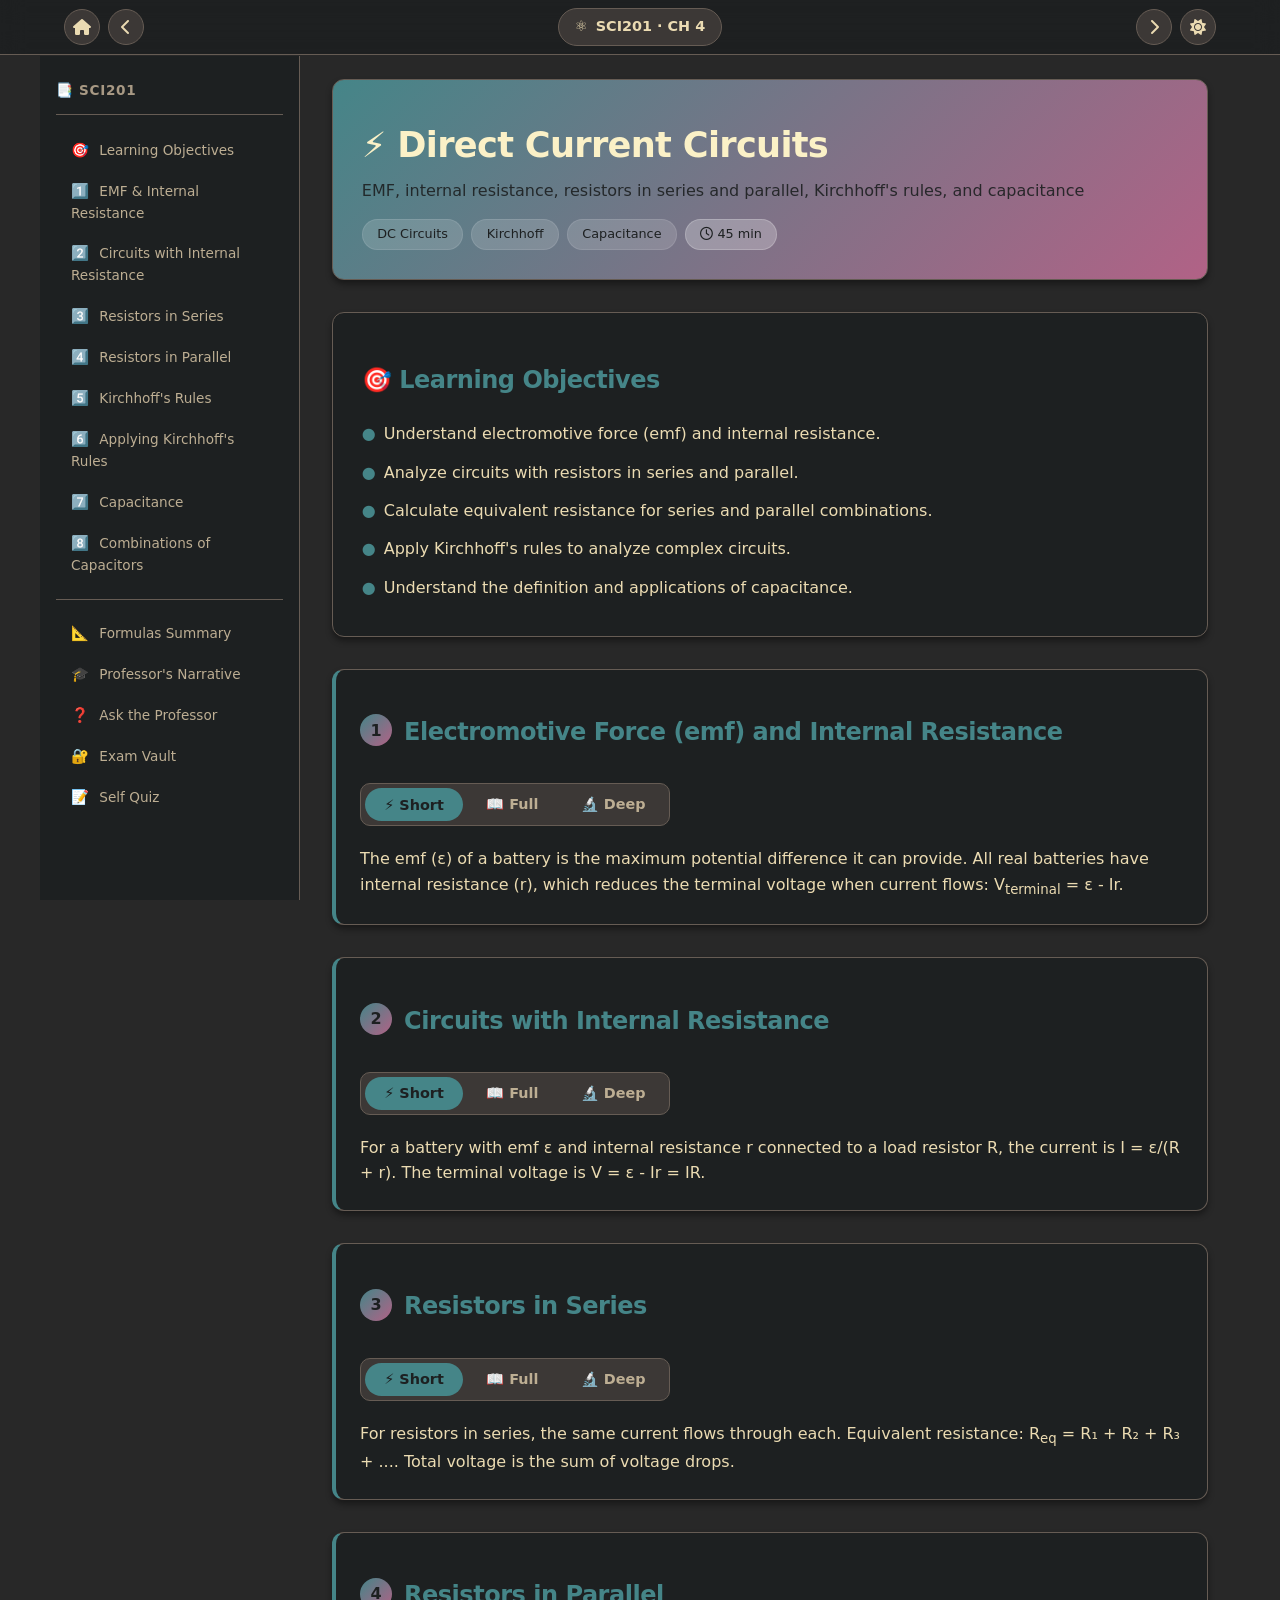
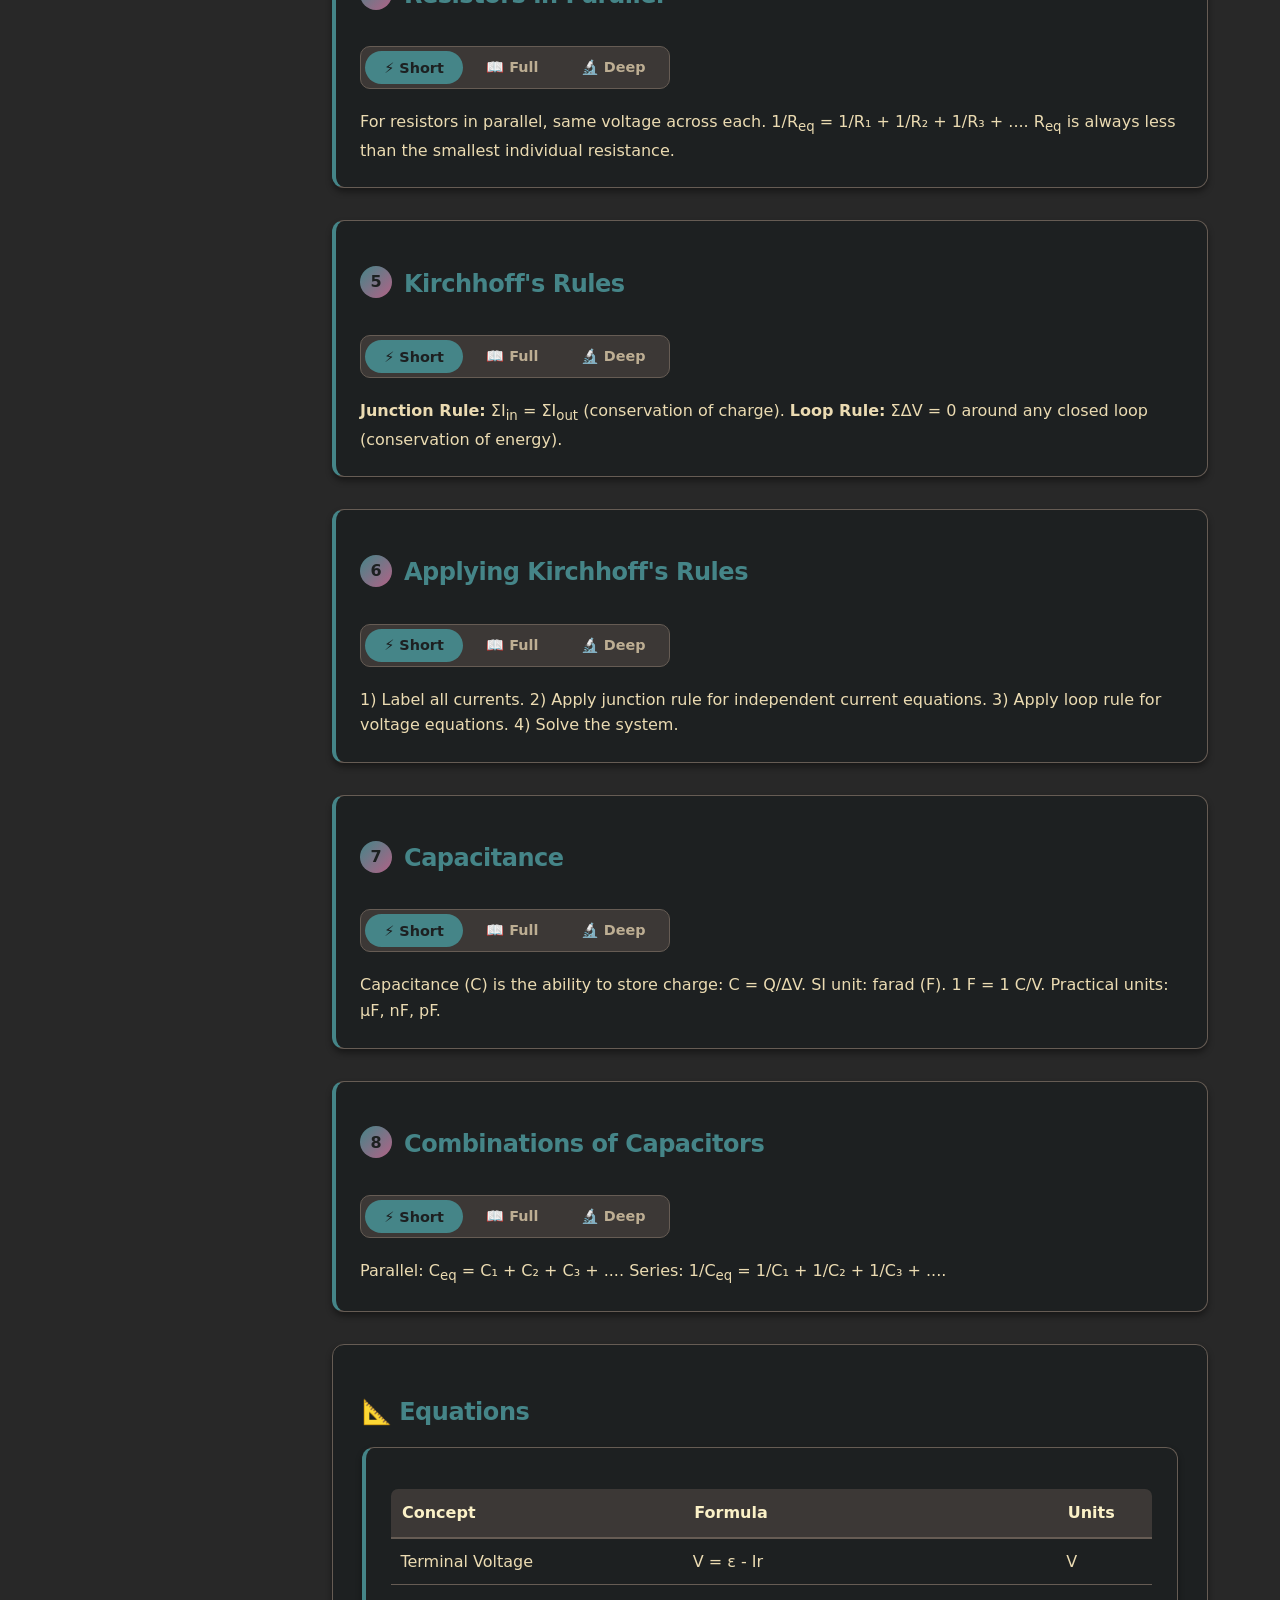
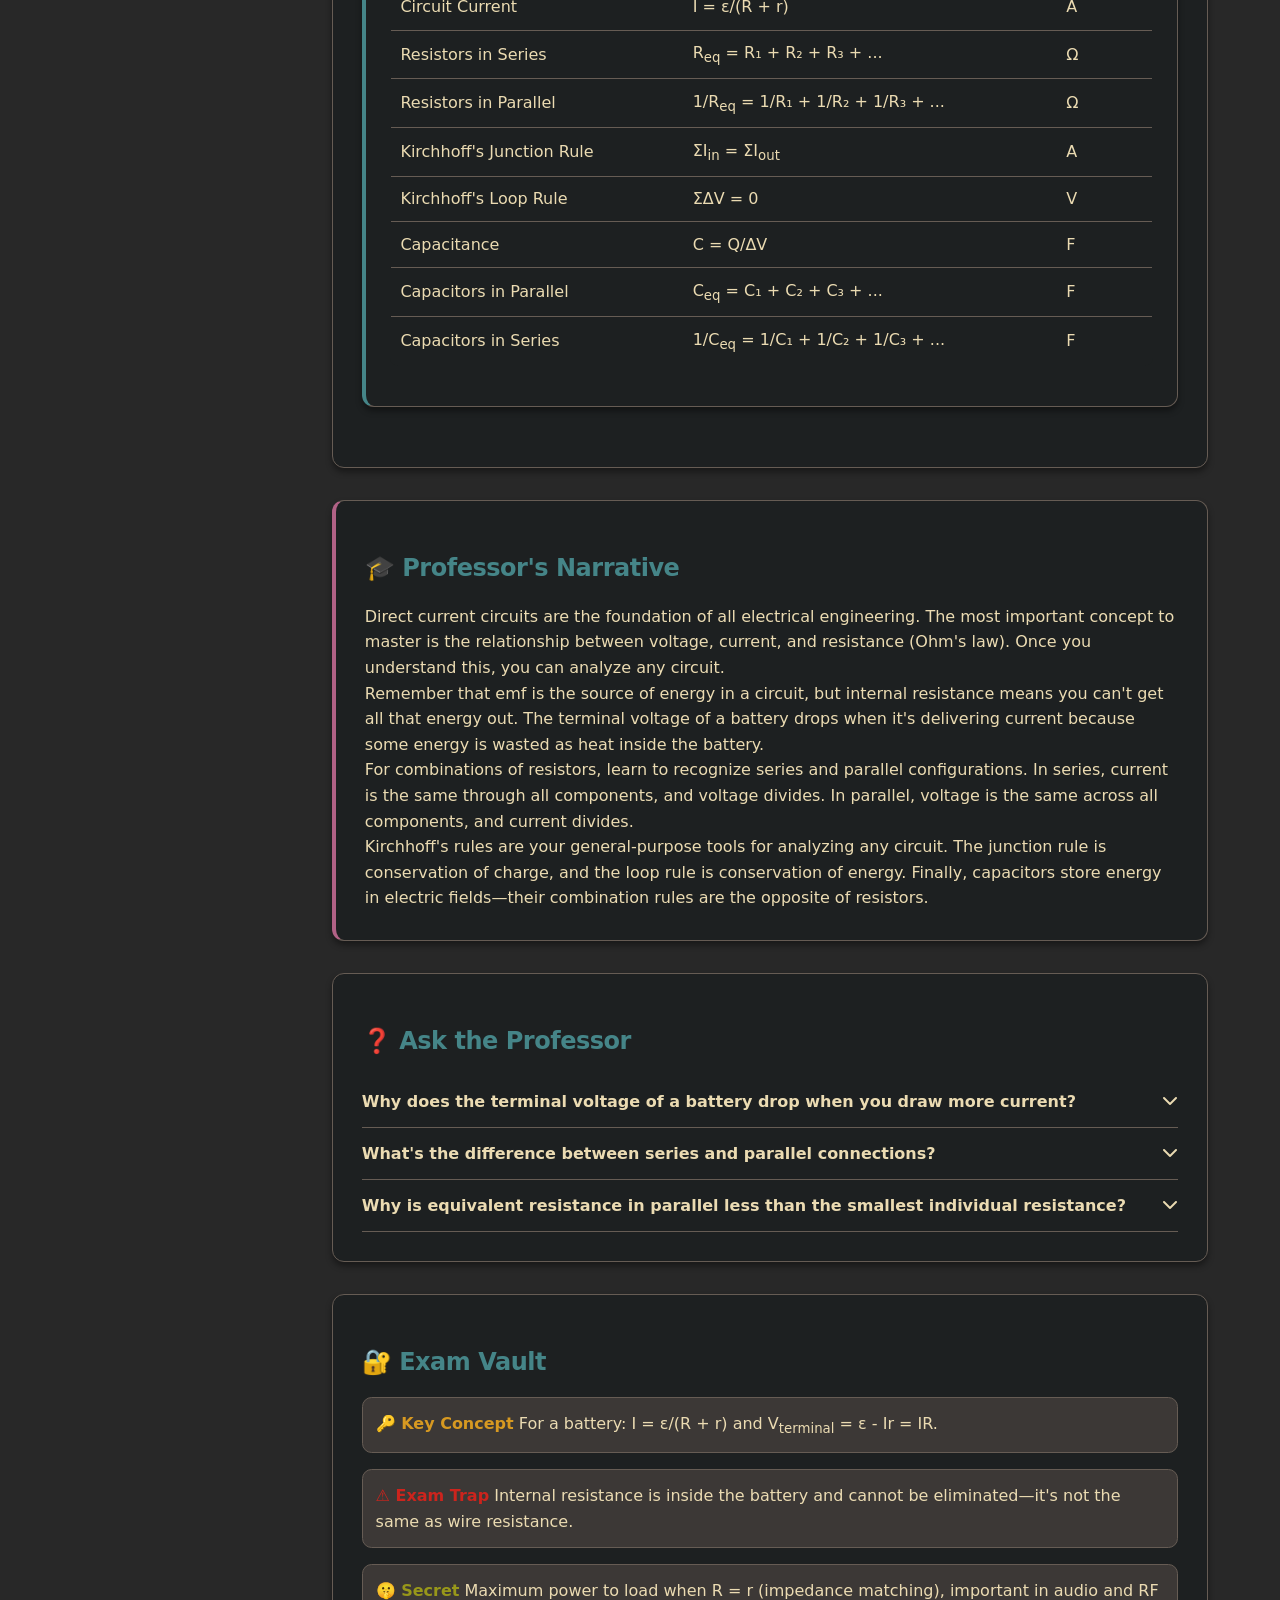
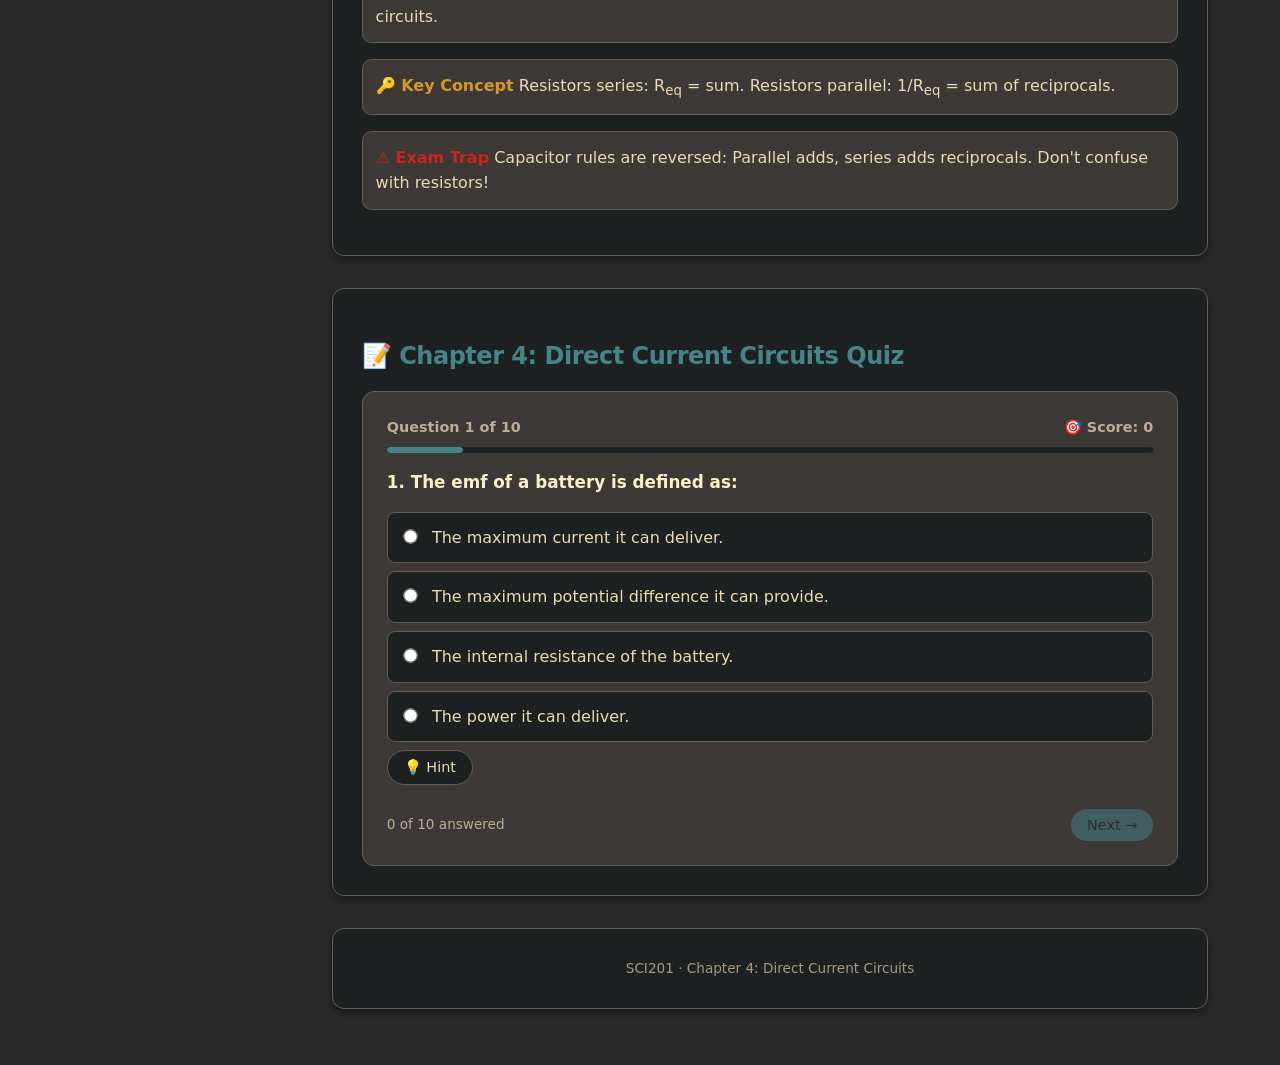
<file: chapters/chapter4.html>
<!doctype html>
<html lang="en">
    <head>
        <meta charset="UTF-8" />
        <meta
            name="viewport"
            content="width=device-width, initial-scale=1.0, user-scalable=yes"
        />
        <title>Chapter 4: Direct Current Circuits · SCI201</title>
        <link
            rel="stylesheet"
            href="https://cdnjs.cloudflare.com/ajax/libs/font-awesome/6.5.0/css/all.min.css"
        />
        <style>
            /* ================================================================
               GRUVBOX COLOR PALETTE
               ================================================================ */
            :root {
                --bg: #fbf1c7;
                --bg0_h: #f9f5d7;
                --bg0: #fbf1c7;
                --bg1: #ebdbb2;
                --bg2: #d5c4a1;
                --bg3: #bdae93;
                --bg4: #a89984;
                --fg: #3c3836;
                --fg0: #282828;
                --fg1: #3c3836;
                --fg2: #504945;
                --fg3: #665c54;
                --fg4: #7c6f64;
                --gray: #928374;
                --red: #9d0006;
                --green: #79740e;
                --yellow: #b57614;
                --blue: #076678;
                --purple: #8f3f71;
                --aqua: #427b58;
                --orange: #d65d0e;
                --surface: var(--bg0_h);
                --surface-alt: var(--bg1);
                --text: var(--fg1);
                --text-secondary: var(--fg3);
                --text-muted: var(--fg4);
                --border: var(--bg3);
                --border-light: var(--bg2);
                --primary: var(--blue);
                --primary-light: var(--bg2);
                --accent: var(--yellow);
                --success: var(--green);
                --danger: var(--red);
                --warning: var(--orange);
                --shadow-sm: 0 1px 2px rgba(0, 0, 0, 0.05);
                --shadow:
                    0 4px 6px rgba(0, 0, 0, 0.04), 0 1px 3px rgba(0, 0, 0, 0.06);
                --radius: 12px;
                --radius-sm: 8px;
                --transition: 0.2s ease;
                --sidebar-width: 260px;
            }

            [data-theme="dark"] {
                --bg: #282828;
                --bg0_h: #1d2021;
                --bg0: #282828;
                --bg1: #3c3836;
                --bg2: #504945;
                --bg3: #665c54;
                --bg4: #7c6f64;
                --fg: #ebdbb2;
                --fg0: #fbf1c7;
                --fg1: #ebdbb2;
                --fg2: #d5c4a1;
                --fg3: #bdae93;
                --fg4: #a89984;
                --gray: #928374;
                --red: #cc241d;
                --green: #98971a;
                --yellow: #d79921;
                --blue: #458588;
                --purple: #b16286;
                --aqua: #689d6a;
                --orange: #d65d0e;
                --surface: var(--bg0_h);
                --surface-alt: var(--bg1);
                --text: var(--fg1);
                --text-secondary: var(--fg3);
                --text-muted: var(--fg4);
                --border: var(--bg3);
                --border-light: var(--bg2);
                --primary: var(--blue);
                --primary-light: var(--bg2);
                --shadow-sm: 0 1px 2px rgba(0, 0, 0, 0.3);
                --shadow: 0 4px 6px rgba(0, 0, 0, 0.4);
            }

            * {
                margin: 0;
                padding: 0;
                box-sizing: border-box;
            }

            body {
                font-family:
                    system-ui,
                    -apple-system,
                    "Segoe UI",
                    Roboto,
                    sans-serif;
                background: var(--bg);
                color: var(--text);
                line-height: 1.6;
                transition:
                    background var(--transition),
                    color var(--transition);
                min-height: 100vh;
                max-width: 1200px;
                margin: 0 auto;
                overflow-x: hidden;
            }

            .sidebar {
                width: var(--sidebar-width);
                flex-shrink: 0;
                position: sticky;
                top: 56px;
                height: calc(100vh - 56px);
                background: var(--surface);
                border-inline-end: 1px solid var(--border);
                padding: 1.5rem 1rem;
                display: flex;
                flex-direction: column;
                overflow-y: auto;
                overflow-x: hidden;
                z-index: 10;
                transition:
                    background var(--transition),
                    border-color var(--transition);
            }

            .sidebar-header {
                font-weight: 700;
                font-size: 0.85rem;
                text-transform: uppercase;
                letter-spacing: 0.05em;
                color: var(--text-muted);
                margin-bottom: 1rem;
                padding-bottom: 0.75rem;
                border-bottom: 1px solid var(--border);
            }

            .sidebar-nav {
                list-style: none;
                padding: 0;
                margin: 0;
                display: flex;
                flex-direction: column;
                gap: 2px;
            }

            .sidebar-nav li a {
                display: block;
                padding: 0.5rem 0.75rem;
                border-radius: 6px;
                color: var(--text-secondary);
                text-decoration: none;
                font-size: 0.85rem;
                font-weight: 500;
                transition: all 0.15s ease;
                border-left: 3px solid transparent;
            }

            .sidebar-nav li a:hover {
                background: var(--surface-alt);
                color: var(--text);
                border-left-color: var(--border);
            }

            .sidebar-nav li a.active {
                background: var(--primary-light);
                color: var(--primary);
                font-weight: 600;
                border-left-color: var(--primary);
            }

            .sidebar-nav li a .emoji {
                margin-right: 6px;
                font-size: 0.9rem;
            }
            .sidebar-divider {
                border: none;
                border-top: 1px solid var(--border);
                margin: 0.75rem 0;
            }

            .main-wrapper {
                flex: 1;
                min-width: 0;
                padding: 1.5rem 2rem;
            }

            header,
            section,
            footer,
            .concept-card,
            .professor-card,
            .ask-section,
            .vault-section,
            .quiz-section {
                background: var(--surface);
                border-radius: var(--radius);
                padding: 1.8rem;
                margin-bottom: 2rem;
                box-shadow: var(--shadow);
                border: 1px solid var(--border);
            }

            header {
                background: linear-gradient(135deg, var(--blue), var(--purple));
                color: var(--bg0_h);
            }

            h1,
            h2,
            h3 {
                font-weight: 600;
                letter-spacing: -0.02em;
                color: var(--fg0);
                scroll-margin-top: 1rem;
            }
            h1 {
                font-size: 2.2rem;
                margin: 0.5rem 0 0.3rem;
            }
            h2 {
                font-size: 1.5rem;
                margin: 1.2rem 0 1rem;
                display: flex;
                align-items: center;
                gap: 0.5rem;
                color: var(--primary);
            }

            .nav-btn {
                background: var(--primary);
                border: none;
                color: var(--bg0_h);
                padding: 0.5rem 1rem;
                border-radius: 2rem;
                font-weight: 500;
                text-decoration: none;
                display: inline-flex;
                align-items: center;
                gap: 0.4rem;
                font-size: 0.9rem;
                cursor: pointer;
                transition: 0.2s;
                font-family: inherit;
            }
            .nav-btn:hover {
                filter: brightness(1.1);
                text-decoration: none;
                color: var(--bg0_h);
            }
            .nav-btn:disabled {
                opacity: 0.5;
                cursor: not-allowed;
            }

            .tag-list {
                display: flex;
                flex-wrap: wrap;
                gap: 0.5rem;
                margin-top: 1rem;
            }
            .tag {
                background: rgba(255, 255, 255, 0.15);
                color: var(--bg0_h);
                padding: 0.25rem 0.9rem;
                border-radius: 2rem;
                font-size: 0.8rem;
                font-weight: 500;
                border: 1px solid rgba(255, 255, 255, 0.1);
            }
            .tag--accent {
                background: rgba(255, 255, 255, 0.25);
                border-color: rgba(255, 255, 255, 0.2);
            }

            .objectives-list {
                list-style: none;
                padding-left: 0;
            }
            .objectives-list li {
                padding: 0.4rem 0;
                display: flex;
                align-items: baseline;
                gap: 0.5rem;
                color: var(--text);
            }
            .objectives-list li::before {
                content: "●";
                color: var(--primary);
                font-weight: bold;
            }

            .concept-card {
                border-left: 4px solid var(--primary);
                padding: 1.5rem;
                scroll-margin-top: 1rem;
            }
            .concept-header {
                display: flex;
                align-items: center;
                gap: 0.75rem;
                margin-bottom: 1rem;
            }
            .concept-number {
                background: linear-gradient(135deg, var(--blue), var(--purple));
                color: var(--bg0_h);
                width: 32px;
                height: 32px;
                border-radius: 50%;
                display: flex;
                align-items: center;
                justify-content: center;
                font-weight: 700;
            }

            .depth-tabs {
                display: inline-flex;
                gap: 4px;
                margin-bottom: 20px;
                background: var(--surface-alt);
                padding: 4px;
                border-radius: 10px;
                border: 1px solid var(--border);
            }
            .depth-tab {
                background: transparent;
                border: none;
                padding: 0.5rem 1.2rem;
                font-weight: 600;
                color: var(--text-secondary);
                cursor: pointer;
                border-radius: 2rem;
                transition: 0.2s;
                font-size: 0.9rem;
                font-family: inherit;
            }
            .depth-tab.active {
                background: var(--primary);
                color: var(--bg0_h);
            }

            .depth-content {
                display: none;
                animation: fade 0.2s ease;
                color: var(--text);
            }
            .depth-content.active {
                display: block;
            }
            @keyframes fade {
                from {
                    opacity: 0.3;
                }
                to {
                    opacity: 1;
                }
            }

            .formula {
                background: var(--surface-alt);
                padding: 0.8rem 1.2rem;
                border-radius: var(--radius-sm);
                margin: 1rem 0;
                font-family: "Courier New", monospace;
                font-weight: 500;
                border-left: 4px solid var(--primary);
                color: var(--fg0);
            }
            .label {
                display: block;
                font-size: 0.7rem;
                text-transform: uppercase;
                letter-spacing: 0.05em;
                color: var(--primary);
                margin-bottom: 0.2rem;
                font-weight: 600;
            }

            .note-box {
                background: var(--accent);
                border-left: 4px solid var(--orange);
                padding: 0.8rem 1rem;
                border-radius: 0.5rem;
                margin: 1.2rem 0;
                color: var(--bg0_h);
            }
            [data-theme="light"] .note-box {
                color: var(--fg0);
                background: var(--bg2);
            }

            .comparison-table-wrap {
                overflow-x: auto;
                margin: 1rem 0;
            }
            .comparison-table {
                width: 100%;
                border-collapse: collapse;
                background: var(--surface);
                border-radius: 0.5rem;
                overflow: hidden;
                border: 1px solid var(--border);
            }
            .comparison-table th {
                background: var(--surface-alt);
                padding: 0.7rem;
                text-align: left;
                color: var(--fg0);
                border-bottom: 2px solid var(--border);
            }
            .comparison-table td {
                padding: 0.6rem;
                border-bottom: 1px solid var(--border);
                color: var(--text);
            }

            .professor-card {
                border-left: 4px solid var(--purple);
            }
            .vault-entry {
                margin-bottom: 1rem;
                padding: 0.8rem;
                border-radius: 0.6rem;
                background: var(--surface-alt);
                border: 1px solid var(--border);
                color: var(--text);
            }
            .vault-type {
                font-weight: 700;
                margin-bottom: 0.3rem;
            }
            .vault-type--key {
                color: var(--accent);
            }
            .vault-type--trap {
                color: var(--red);
            }
            .vault-type--secret {
                color: var(--green);
            }

            .accordion-item {
                border-bottom: 1px solid var(--border);
            }
            .accordion-trigger {
                width: 100%;
                background: none;
                border: none;
                text-align: left;
                padding: 1rem 0;
                font-weight: 600;
                display: flex;
                justify-content: space-between;
                color: var(--text);
                cursor: pointer;
                font-family: inherit;
                font-size: 1rem;
            }
            .accordion-body {
                max-height: 0;
                overflow: hidden;
                transition: max-height 0.3s ease;
                padding: 0 0.5rem;
                color: var(--text-secondary);
            }
            .accordion-body.open {
                max-height: 300px;
                padding-bottom: 1rem;
            }

            .quiz-card {
                background: var(--surface-alt);
                border: 1px solid var(--border);
                padding: 1.5rem;
                border-radius: var(--radius);
            }
            .quiz-header {
                display: flex;
                justify-content: space-between;
                color: var(--text-secondary);
                margin-bottom: 0.5rem;
                font-weight: 600;
                font-size: 0.9rem;
            }
            .quiz-question {
                font-weight: 600;
                color: var(--fg0);
                margin: 1rem 0;
                font-size: 1.05rem;
                line-height: 1.6;
            }
            .quiz-options label {
                display: block;
                margin: 0.5rem 0;
                cursor: pointer;
                padding: 0.75rem 1rem;
                border-radius: var(--radius-sm);
                border: 1px solid var(--border);
                transition: 0.2s;
                background: var(--surface);
                color: var(--text);
            }
            .quiz-options label:hover {
                border-color: var(--primary);
                background: var(--bg2);
            }
            .quiz-options input[type="radio"] {
                margin-right: 10px;
                accent-color: var(--primary);
                transform: scale(1.1);
            }
            .quiz-feedback {
                background: var(--surface);
                padding: 0.8rem 1rem;
                border-radius: var(--radius-sm);
                margin-top: 1rem;
                border-left: 4px solid var(--primary);
                color: var(--text);
                line-height: 1.6;
            }
            .hidden {
                display: none !important;
            }
            button {
                cursor: pointer;
            }
            footer {
                text-align: center;
                font-size: 0.85rem;
                color: var(--text-muted);
                border-top: 1px solid var(--border);
            }

            #quiz-hint-btn,
            #quiz-prev-btn {
                background: var(--surface);
                color: var(--text);
                border: 1px solid var(--border);
            }
            #quiz-hint-btn:hover,
            #quiz-prev-btn:hover {
                background: var(--primary);
                color: var(--bg0_h);
                border-color: var(--primary);
            }
            #quiz-next-btn,
            #retry-btn {
                background: var(--primary);
                color: var(--bg0_h);
                border: none;
            }
            .score-display {
                color: var(--primary);
                font-weight: 700;
                font-size: 2rem;
            }

            .sidebar-toggle {
                display: none;
                background: var(--primary);
                color: var(--bg0_h);
                border: none;
                width: 40px;
                height: 40px;
                border-radius: 50%;
                font-size: 1.2rem;
                cursor: pointer;
                box-shadow: var(--shadow);
            }

            @media (max-width: 900px) {
                .toolbar-hamburger {
                    display: none !important;
                }
                .sidebar {
                    display: none !important;
                }
                .toolbar {
                    width: 100%;
                    margin-left: 0;
                    margin-right: 0;
                    padding: 0.5rem 1rem;
                    left: 0;
                    right: 0;
                }
                .concept-number {
                    min-width: 32px;
                    min-height: 32px;
                    width: auto;
                    height: auto;
                    padding: 0.25rem 0.5rem;
                    flex-shrink: 0;
                }
                html,
                body {
                    overflow-x: clip;
                    width: 100%;
                }
                .sidebar {
                    position: fixed;
                    left: -100%;
                    top: 56px;
                    height: calc(100vh - 56px);
                    width: 280px;
                    transition: left 0.3s ease;
                    z-index: 15;
                }
                .sidebar.open {
                    left: 0;
                }
                .toolbar-hamburger {
                    display: none !important;
                    align-items: center;
                    justify-content: center;
                }
                .main-wrapper {
                    padding: 1rem;
                    width: 100%;
                }
            }

            .toolbar {
                position: sticky;
                top: 0;
                z-index: 50;
                width: 100vw;
                left: 0;
                right: 0;
                background: rgba(251, 241, 199, 0.85);
                backdrop-filter: blur(12px);
                -webkit-backdrop-filter: blur(12px);
                border-bottom: 1px solid var(--border);
                padding: 0.5rem calc((100vw - 1200px) / 2 + 1.5rem);
                display: flex;
                align-items: center;
                justify-content: space-between;
                gap: 1rem;
                margin-left: calc(-50vw + 600px);
                margin-right: calc(-50vw + 600px);
            }
            [data-theme="dark"] .toolbar {
                background: rgba(29, 32, 33, 0.9);
            }
            .toolbar-left,
            .toolbar-right {
                display: flex;
                align-items: center;
                gap: 0.5rem;
            }
            .toolbar-center {
                display: flex;
                align-items: center;
                gap: 0.5rem;
                font-weight: 700;
                font-size: 0.9rem;
                color: var(--text);
                background: var(--surface-alt);
                padding: 0.4rem 1rem;
                border-radius: 2rem;
                border: 1px solid var(--border);
            }
            .toolbar-btn {
                background: var(--surface-alt);
                border: 1px solid var(--border);
                color: var(--text);
                width: 36px;
                height: 36px;
                border-radius: 50%;
                display: flex;
                align-items: center;
                justify-content: center;
                cursor: pointer;
                text-decoration: none;
                font-size: 1rem;
                transition: all 0.2s ease;
            }
            .toolbar-btn:hover {
                background: var(--primary);
                color: var(--bg0_h);
                border-color: var(--aqua);
            }
            .toolbar-btn.disabled-btn {
                opacity: 0.3;
                cursor: not-allowed;
                pointer-events: none;
            }
            .scroll-top-btn {
                position: fixed;
                bottom: 2rem;
                right: 2rem;
                z-index: 100;
                background: var(--primary);
                color: var(--bg0_h);
                border: none;
                width: 44px;
                height: 44px;
                border-radius: 50%;
                font-size: 1.2rem;
                cursor: pointer;
                box-shadow: var(--shadow);
                display: none;
                align-items: center;
                justify-content: center;
                transition: all 0.3s ease;
            }
            .scroll-top-btn.visible {
                display: flex;
            }
            .scroll-top-btn:hover {
                filter: brightness(1.1);
                transform: translateY(-2px);
            }
            @media (max-width: 900px) {
                .scroll-top-btn {
                    bottom: 1.5rem;
                    right: 1.5rem;
                }
            }
        </style>
    </head>
    <body>
        <aside class="sidebar" id="sidebar">
            <div class="sidebar-header">📑 SCI201</div>
            <ul class="sidebar-nav">
                <li>
                    <a href="#objectives"
                        ><span class="emoji">🎯</span> Learning Objectives</a
                    >
                </li>
                <li>
                    <a href="#concept1"
                        ><span class="emoji">1️⃣</span> EMF & Internal
                        Resistance</a
                    >
                </li>
                <li>
                    <a href="#concept2"
                        ><span class="emoji">2️⃣</span> Circuits with Internal
                        Resistance</a
                    >
                </li>
                <li>
                    <a href="#concept3"
                        ><span class="emoji">3️⃣</span> Resistors in Series</a
                    >
                </li>
                <li>
                    <a href="#concept4"
                        ><span class="emoji">4️⃣</span> Resistors in Parallel</a
                    >
                </li>
                <li>
                    <a href="#concept5"
                        ><span class="emoji">5️⃣</span> Kirchhoff's Rules</a
                    >
                </li>
                <li>
                    <a href="#concept6"
                        ><span class="emoji">6️⃣</span> Applying Kirchhoff's
                        Rules</a
                    >
                </li>
                <li>
                    <a href="#concept7"
                        ><span class="emoji">7️⃣</span> Capacitance</a
                    >
                </li>
                <li>
                    <a href="#concept8"
                        ><span class="emoji">8️⃣</span> Combinations of
                        Capacitors</a
                    >
                </li>
                <hr class="sidebar-divider" />
                <li>
                    <a href="#formulas"
                        ><span class="emoji">📐</span> Formulas Summary</a
                    >
                </li>
                <li>
                    <a href="#narrative"
                        ><span class="emoji">🎓</span> Professor's Narrative</a
                    >
                </li>
                <li>
                    <a href="#ask-professor"
                        ><span class="emoji">❓</span> Ask the Professor</a
                    >
                </li>
                <li>
                    <a href="#exam-vault"
                        ><span class="emoji">🔐</span> Exam Vault</a
                    >
                </li>
                <li>
                    <a href="#quiz"><span class="emoji">📝</span> Self Quiz</a>
                </li>
            </ul>
        </aside>

        <div class="main-wrapper">
            <header>
                <h1>⚡ Direct Current Circuits</h1>
                <p style="color: var(--bg0_h); opacity: 0.9">
                    EMF, internal resistance, resistors in series and parallel,
                    Kirchhoff's rules, and capacitance
                </p>
                <div class="tag-list">
                    <span class="tag">DC Circuits</span>
                    <span class="tag">Kirchhoff</span>
                    <span class="tag">Capacitance</span>
                    <span class="tag tag--accent"
                        ><i class="fa-regular fa-clock"></i> 45 min</span
                    >
                </div>
            </header>

            <main>
                <section id="objectives">
                    <h2>🎯 Learning Objectives</h2>
                    <ul class="objectives-list">
                        <li>
                            Understand electromotive force (emf) and internal
                            resistance.
                        </li>
                        <li>
                            Analyze circuits with resistors in series and
                            parallel.
                        </li>
                        <li>
                            Calculate equivalent resistance for series and
                            parallel combinations.
                        </li>
                        <li>
                            Apply Kirchhoff's rules to analyze complex circuits.
                        </li>
                        <li>
                            Understand the definition and applications of
                            capacitance.
                        </li>
                    </ul>
                </section>

                <div class="concept-card" id="concept1">
                    <div class="concept-header">
                        <span class="concept-number">1</span>
                        <h2>
                            Electromotive Force (emf) and Internal Resistance
                        </h2>
                    </div>
                    <div class="depth-tabs">
                        <button class="depth-tab active" data-layer="short">
                            ⚡ Short
                        </button>
                        <button class="depth-tab" data-layer="full">
                            📖 Full
                        </button>
                        <button class="depth-tab" data-layer="deep">
                            🔬 Deep
                        </button>
                    </div>
                    <div data-layer="short" class="depth-content active">
                        <p>
                            The emf (ε) of a battery is the maximum potential
                            difference it can provide. All real batteries have
                            internal resistance (r), which reduces the terminal
                            voltage when current flows: V<sub>terminal</sub> = ε
                            - Ir.
                        </p>
                    </div>
                    <div data-layer="full" class="depth-content">
                        <p>
                            A source of emf produces an electric field that
                            causes charges to move around a circuit. The emf ε
                            is the work done per unit charge. All real sources
                            have internal resistance r, which dissipates energy
                            as heat when current flows. The terminal voltage is:
                        </p>
                        <div class="formula">
                            <span class="label">Terminal Voltage</span> V<sub
                                >ab</sub
                            >
                            = ε - Ir
                        </div>
                    </div>
                    <div data-layer="deep" class="depth-content">
                        <p>
                            A perfect battery would have zero internal
                            resistance, but such batteries don't exist.
                            Nickel-cadmium and lead-acid batteries have very low
                            internal resistance. The terminal voltage equals the
                            emf only when no current flows (open circuit). The
                            total power output is P = Iε, delivered partly to
                            the external load (I²R) and partly dissipated
                            internally (I²r).
                        </p>
                    </div>
                </div>

                <div class="concept-card" id="concept2">
                    <div class="concept-header">
                        <span class="concept-number">2</span>
                        <h2>Circuits with Internal Resistance</h2>
                    </div>
                    <div class="depth-tabs">
                        <button class="depth-tab active" data-layer="short">
                            ⚡ Short
                        </button>
                        <button class="depth-tab" data-layer="full">
                            📖 Full
                        </button>
                        <button class="depth-tab" data-layer="deep">
                            🔬 Deep
                        </button>
                    </div>
                    <div data-layer="short" class="depth-content active">
                        <p>
                            For a battery with emf ε and internal resistance r
                            connected to a load resistor R, the current is I =
                            ε/(R + r). The terminal voltage is V = ε - Ir = IR.
                        </p>
                    </div>
                    <div data-layer="full" class="depth-content">
                        <p>
                            Applying Kirchhoff's loop rule to a simple circuit
                            with internal resistance:
                        </p>
                        <div class="formula">
                            <span class="label">Loop Equation</span> ε - Ir - IR
                            = 0
                        </div>
                        <p>Solving for current:</p>
                        <div class="formula">
                            <span class="label">Circuit Current</span> I = ε /
                            (R + r)
                        </div>
                    </div>
                    <div data-layer="deep" class="depth-content">
                        <p>
                            If the load resistance is very large (open circuit),
                            current is small and terminal voltage is close to
                            emf. If the load resistance is small (short
                            circuit), current is large and terminal voltage
                            drops significantly. The battery supplies constant
                            emf, but current and terminal voltage depend on the
                            load.
                        </p>
                    </div>
                </div>

                <div class="concept-card" id="concept3">
                    <div class="concept-header">
                        <span class="concept-number">3</span>
                        <h2>Resistors in Series</h2>
                    </div>
                    <div class="depth-tabs">
                        <button class="depth-tab active" data-layer="short">
                            ⚡ Short
                        </button>
                        <button class="depth-tab" data-layer="full">
                            📖 Full
                        </button>
                        <button class="depth-tab" data-layer="deep">
                            🔬 Deep
                        </button>
                    </div>
                    <div data-layer="short" class="depth-content active">
                        <p>
                            For resistors in series, the same current flows
                            through each. Equivalent resistance: R<sub>eq</sub>
                            = R₁ + R₂ + R₃ + .... Total voltage is the sum of
                            voltage drops.
                        </p>
                    </div>
                    <div data-layer="full" class="depth-content">
                        <p>
                            When resistors are connected end-to-end, current is
                            the same through all: I = I₁ = I₂ = I₃ = ...
                        </p>
                        <p>
                            Total voltage is the sum of individual voltage
                            drops:
                        </p>
                        <div class="formula">
                            <span class="label">Total Voltage</span> ΔV = V₁ +
                            V₂ + V₃ + ... = I(R₁ + R₂ + R₃ + ...)
                        </div>
                        <div class="formula">
                            <span class="label">Equivalent Resistance</span>
                            R<sub>eq</sub> = R₁ + R₂ + R₃ + ...
                        </div>
                    </div>
                    <div data-layer="deep" class="depth-content">
                        <p>
                            In a series circuit, if one device fails (open
                            circuit), all devices stop working. This is why
                            household circuits are not wired in series. Series
                            circuits are used where you want the same current
                            through all components, such as in some string
                            lights.
                        </p>
                    </div>
                </div>

                <div class="concept-card" id="concept4">
                    <div class="concept-header">
                        <span class="concept-number">4</span>
                        <h2>Resistors in Parallel</h2>
                    </div>
                    <div class="depth-tabs">
                        <button class="depth-tab active" data-layer="short">
                            ⚡ Short
                        </button>
                        <button class="depth-tab" data-layer="full">
                            📖 Full
                        </button>
                        <button class="depth-tab" data-layer="deep">
                            🔬 Deep
                        </button>
                    </div>
                    <div data-layer="short" class="depth-content active">
                        <p>
                            For resistors in parallel, same voltage across each.
                            1/R<sub>eq</sub> = 1/R₁ + 1/R₂ + 1/R₃ + .... R<sub
                                >eq</sub
                            >
                            is always less than the smallest individual
                            resistance.
                        </p>
                    </div>
                    <div data-layer="full" class="depth-content">
                        <p>
                            Voltage across each resistor is the same: ΔV = V₁ =
                            V₂ = V₃ = ...
                        </p>
                        <p>Total current is the sum of branch currents:</p>
                        <div class="formula">
                            <span class="label">Total Current</span> I = I₁ + I₂
                            + I₃ + ... = V(1/R₁ + 1/R₂ + 1/R₃ + ...)
                        </div>
                        <div class="formula">
                            <span class="label">Equivalent Resistance</span>
                            1/R<sub>eq</sub> = 1/R₁ + 1/R₂ + 1/R₃ + ...
                        </div>
                    </div>
                    <div data-layer="deep" class="depth-content">
                        <p>
                            In a parallel circuit, each device operates
                            independently. If one fails, others remain on. This
                            is why household circuits are wired in parallel—all
                            devices operate at the same voltage (120 V in the
                            US). Current divides among branches, with more
                            current through paths of lower resistance.
                        </p>
                    </div>
                </div>

                <div class="concept-card" id="concept5">
                    <div class="concept-header">
                        <span class="concept-number">5</span>
                        <h2>Kirchhoff's Rules</h2>
                    </div>
                    <div class="depth-tabs">
                        <button class="depth-tab active" data-layer="short">
                            ⚡ Short
                        </button>
                        <button class="depth-tab" data-layer="full">
                            📖 Full
                        </button>
                        <button class="depth-tab" data-layer="deep">
                            🔬 Deep
                        </button>
                    </div>
                    <div data-layer="short" class="depth-content active">
                        <p>
                            <strong>Junction Rule:</strong> ΣI<sub>in</sub> =
                            ΣI<sub>out</sub> (conservation of charge).
                            <strong>Loop Rule:</strong> ΣΔV = 0 around any
                            closed loop (conservation of energy).
                        </p>
                    </div>
                    <div data-layer="full" class="depth-content">
                        <p>
                            <strong>Junction Rule (First Rule):</strong> At any
                            junction, the sum of currents entering equals the
                            sum leaving. This follows from conservation of
                            charge.
                        </p>
                        <p>
                            <strong>Loop Rule (Second Rule):</strong> When any
                            closed circuit loop is traversed, the algebraic sum
                            of potential changes must equal zero. This follows
                            from conservation of energy.
                        </p>
                    </div>
                    <div data-layer="deep" class="depth-content">
                        <p>
                            Loop rule conventions: Resistor in current direction
                            → -IR (drop). Resistor opposite current → +IR. Emf
                            from - to + → +ε. Emf from + to - → -ε. Kirchhoff's
                            rules are essential for circuits with multiple loops
                            and batteries where simple series/parallel
                            reductions aren't possible.
                        </p>
                    </div>
                </div>

                <div class="concept-card" id="concept6">
                    <div class="concept-header">
                        <span class="concept-number">6</span>
                        <h2>Applying Kirchhoff's Rules</h2>
                    </div>
                    <div class="depth-tabs">
                        <button class="depth-tab active" data-layer="short">
                            ⚡ Short
                        </button>
                        <button class="depth-tab" data-layer="full">
                            📖 Full
                        </button>
                        <button class="depth-tab" data-layer="deep">
                            🔬 Deep
                        </button>
                    </div>
                    <div data-layer="short" class="depth-content active">
                        <p>
                            1) Label all currents. 2) Apply junction rule for
                            independent current equations. 3) Apply loop rule
                            for voltage equations. 4) Solve the system.
                        </p>
                    </div>
                    <div data-layer="full" class="depth-content">
                        <p>
                            For complex multi-loop circuits, assign a direction
                            to each current (guess; math will correct you if
                            wrong). Apply junction rule to get N-1 independent
                            equations. Apply loop rule to match number of
                            unknowns. Solve the system of linear equations.
                        </p>
                    </div>
                    <div data-layer="deep" class="depth-content">
                        <p>
                            If calculation gives a negative current, the actual
                            flow is opposite to your assumption—magnitude is
                            still correct. Kirchhoff's rules always work but
                            require careful sign bookkeeping. Practice is
                            essential for proficiency.
                        </p>
                    </div>
                </div>

                <div class="concept-card" id="concept7">
                    <div class="concept-header">
                        <span class="concept-number">7</span>
                        <h2>Capacitance</h2>
                    </div>
                    <div class="depth-tabs">
                        <button class="depth-tab active" data-layer="short">
                            ⚡ Short
                        </button>
                        <button class="depth-tab" data-layer="full">
                            📖 Full
                        </button>
                        <button class="depth-tab" data-layer="deep">
                            🔬 Deep
                        </button>
                    </div>
                    <div data-layer="short" class="depth-content active">
                        <p>
                            Capacitance (C) is the ability to store charge: C =
                            Q/ΔV. SI unit: farad (F). 1 F = 1 C/V. Practical
                            units: μF, nF, pF.
                        </p>
                    </div>
                    <div data-layer="full" class="depth-content">
                        <p>
                            A capacitor stores energy in an electric field
                            between two conductors separated by an insulator.
                            Capacitance is defined as:
                        </p>
                        <div class="formula">
                            <span class="label">Capacitance</span> C = Q / ΔV
                        </div>
                        <p>For a parallel-plate capacitor in vacuum:</p>
                        <div class="formula">
                            <span class="label"
                                >Parallel-Plate Capacitance</span
                            >
                            C = ε₀ A / d
                        </div>
                        <p>where ε₀ = 8.85 × 10⁻¹² C²/(N·m²).</p>
                    </div>
                    <div data-layer="deep" class="depth-content">
                        <p>
                            The farad is enormous. Most capacitors range from
                            microfarad (10⁻⁶ F) to picofarad (10⁻¹² F).
                            Capacitors store energy: U = ½ CV². Applications
                            include filtering, timing circuits, and energy
                            storage.
                        </p>
                    </div>
                </div>

                <div class="concept-card" id="concept8">
                    <div class="concept-header">
                        <span class="concept-number">8</span>
                        <h2>Combinations of Capacitors</h2>
                    </div>
                    <div class="depth-tabs">
                        <button class="depth-tab active" data-layer="short">
                            ⚡ Short
                        </button>
                        <button class="depth-tab" data-layer="full">
                            📖 Full
                        </button>
                        <button class="depth-tab" data-layer="deep">
                            🔬 Deep
                        </button>
                    </div>
                    <div data-layer="short" class="depth-content active">
                        <p>
                            Parallel: C<sub>eq</sub> = C₁ + C₂ + C₃ + ....
                            Series: 1/C<sub>eq</sub> = 1/C₁ + 1/C₂ + 1/C₃ + ....
                        </p>
                    </div>
                    <div data-layer="full" class="depth-content">
                        <p>
                            <strong>Parallel:</strong> Same voltage across each.
                            Total charge sums: C<sub>eq</sub> = C₁ + C₂ + C₃ +
                            ...
                        </p>
                        <p>
                            <strong>Series:</strong> Same charge on each. Total
                            voltage sums: 1/C<sub>eq</sub> = 1/C₁ + 1/C₂ + 1/C₃
                            + ...
                        </p>
                    </div>
                    <div data-layer="deep" class="depth-content">
                        <p>
                            Capacitors in parallel act like a single capacitor
                            with larger plate area (larger C). Capacitors in
                            series act like a single capacitor with larger plate
                            separation (smaller C). These rules are the reverse
                            of resistors: resistors add in series; capacitors
                            add in parallel.
                        </p>
                    </div>
                </div>

                <section id="formulas">
                    <h2>📐 Equations</h2>
                    <div class="concept-card">
                        <div class="comparison-table-wrap">
                            <table class="comparison-table">
                                <thead>
                                    <tr>
                                        <th>Concept</th>
                                        <th>Formula</th>
                                        <th>Units</th>
                                    </tr>
                                </thead>
                                <tbody>
                                    <tr>
                                        <td>Terminal Voltage</td>
                                        <td>V = ε - Ir</td>
                                        <td>V</td>
                                    </tr>
                                    <tr>
                                        <td>Circuit Current</td>
                                        <td>I = ε/(R + r)</td>
                                        <td>A</td>
                                    </tr>
                                    <tr>
                                        <td>Resistors in Series</td>
                                        <td>
                                            R<sub>eq</sub> = R₁ + R₂ + R₃ + ...
                                        </td>
                                        <td>Ω</td>
                                    </tr>
                                    <tr>
                                        <td>Resistors in Parallel</td>
                                        <td>
                                            1/R<sub>eq</sub> = 1/R₁ + 1/R₂ +
                                            1/R₃ + ...
                                        </td>
                                        <td>Ω</td>
                                    </tr>
                                    <tr>
                                        <td>Kirchhoff's Junction Rule</td>
                                        <td>
                                            ΣI<sub>in</sub> = ΣI<sub>out</sub>
                                        </td>
                                        <td>A</td>
                                    </tr>
                                    <tr>
                                        <td>Kirchhoff's Loop Rule</td>
                                        <td>ΣΔV = 0</td>
                                        <td>V</td>
                                    </tr>
                                    <tr>
                                        <td>Capacitance</td>
                                        <td>C = Q/ΔV</td>
                                        <td>F</td>
                                    </tr>
                                    <tr>
                                        <td>Capacitors in Parallel</td>
                                        <td>
                                            C<sub>eq</sub> = C₁ + C₂ + C₃ + ...
                                        </td>
                                        <td>F</td>
                                    </tr>
                                    <tr>
                                        <td>Capacitors in Series</td>
                                        <td>
                                            1/C<sub>eq</sub> = 1/C₁ + 1/C₂ +
                                            1/C₃ + ...
                                        </td>
                                        <td>F</td>
                                    </tr>
                                </tbody>
                            </table>
                        </div>
                    </div>
                </section>

                <section class="professor-card" id="narrative">
                    <h2>🎓 Professor's Narrative</h2>
                    <p>
                        Direct current circuits are the foundation of all
                        electrical engineering. The most important concept to
                        master is the relationship between voltage, current, and
                        resistance (Ohm's law). Once you understand this, you
                        can analyze any circuit.
                    </p>
                    <p>
                        Remember that emf is the source of energy in a circuit,
                        but internal resistance means you can't get all that
                        energy out. The terminal voltage of a battery drops when
                        it's delivering current because some energy is wasted as
                        heat inside the battery.
                    </p>
                    <p>
                        For combinations of resistors, learn to recognize series
                        and parallel configurations. In series, current is the
                        same through all components, and voltage divides. In
                        parallel, voltage is the same across all components, and
                        current divides.
                    </p>
                    <p>
                        Kirchhoff's rules are your general-purpose tools for
                        analyzing any circuit. The junction rule is conservation
                        of charge, and the loop rule is conservation of energy.
                        Finally, capacitors store energy in electric
                        fields—their combination rules are the opposite of
                        resistors.
                    </p>
                </section>

                <section class="ask-section" id="ask-professor">
                    <h2>❓ Ask the Professor</h2>
                    <div class="accordion">
                        <div class="accordion-item">
                            <button class="accordion-trigger">
                                Why does the terminal voltage of a battery drop
                                when you draw more current?
                                <i class="fa-solid fa-chevron-down"></i>
                            </button>
                            <div class="accordion-body">
                                <p>
                                    The internal resistance causes a voltage
                                    drop Ir inside the battery. When you draw
                                    more current (smaller load), the internal
                                    voltage drop increases, so terminal voltage
                                    decreases.
                                </p>
                            </div>
                        </div>
                        <div class="accordion-item">
                            <button class="accordion-trigger">
                                What's the difference between series and
                                parallel connections?
                                <i class="fa-solid fa-chevron-down"></i>
                            </button>
                            <div class="accordion-body">
                                <p>
                                    In series, devices share the same current
                                    and voltage divides. If one fails, all stop.
                                    In parallel, devices share the same voltage
                                    and current divides. Each operates
                                    independently. Household circuits are
                                    parallel.
                                </p>
                            </div>
                        </div>
                        <div class="accordion-item">
                            <button class="accordion-trigger">
                                Why is equivalent resistance in parallel less
                                than the smallest individual resistance?
                                <i class="fa-solid fa-chevron-down"></i>
                            </button>
                            <div class="accordion-body">
                                <p>
                                    Adding a parallel resistor provides an
                                    additional path for current, reducing
                                    overall resistance. Like adding a parallel
                                    pipe makes water flow easier.
                                </p>
                            </div>
                        </div>
                    </div>
                </section>

                <section class="vault-section" id="exam-vault">
                    <h2>🔐 Exam Vault</h2>
                    <div class="vault-entry">
                        <span class="vault-type vault-type--key"
                            >🔑 Key Concept</span
                        >
                        For a battery: I = ε/(R + r) and V<sub>terminal</sub> =
                        ε - Ir = IR.
                    </div>
                    <div class="vault-entry">
                        <span class="vault-type vault-type--trap"
                            >⚠️ Exam Trap</span
                        >
                        Internal resistance is inside the battery and cannot be
                        eliminated—it's not the same as wire resistance.
                    </div>
                    <div class="vault-entry">
                        <span class="vault-type vault-type--secret"
                            >🤫 Secret</span
                        >
                        Maximum power to load when R = r (impedance matching),
                        important in audio and RF circuits.
                    </div>
                    <div class="vault-entry">
                        <span class="vault-type vault-type--key"
                            >🔑 Key Concept</span
                        >
                        Resistors series: R<sub>eq</sub> = sum. Resistors
                        parallel: 1/R<sub>eq</sub> = sum of reciprocals.
                    </div>
                    <div class="vault-entry">
                        <span class="vault-type vault-type--trap"
                            >⚠️ Exam Trap</span
                        >
                        Capacitor rules are reversed: Parallel adds, series adds
                        reciprocals. Don't confuse with resistors!
                    </div>
                </section>

                <section class="quiz-section" id="quiz">
                    <h2>📝 Chapter 4: Direct Current Circuits Quiz</h2>
                    <div id="quiz-container"></div>
                </section>
            </main>

            <footer>SCI201 · Chapter 4: Direct Current Circuits</footer>
        </div>

        <script>
            (function () {
                window.toggleTheme = function () {
                    const html = document.documentElement;
                    const cur = html.getAttribute("data-theme");
                    const next = cur === "dark" ? "light" : "dark";
                    html.setAttribute("data-theme", next);
                    localStorage.setItem("garden_theme", next);
                };
                const saved = localStorage.getItem("garden_theme") || "dark";
                document.documentElement.setAttribute("data-theme", saved);

                document.querySelectorAll(".depth-tabs").forEach((tabGroup) => {
                    const card = tabGroup.closest(".concept-card");
                    if (!card) return;
                    const tabs = tabGroup.querySelectorAll(".depth-tab");
                    const contents = card.querySelectorAll(".depth-content");
                    tabs.forEach((tab) => {
                        tab.addEventListener("click", function () {
                            const layer = this.dataset.layer;
                            tabs.forEach((t) => t.classList.remove("active"));
                            this.classList.add("active");
                            contents.forEach((c) => {
                                c.classList.remove("active");
                                if (c.dataset.layer === layer)
                                    c.classList.add("active");
                            });
                        });
                    });
                });

                document
                    .querySelectorAll(".accordion-trigger")
                    .forEach((btn) => {
                        btn.addEventListener("click", function () {
                            const body = this.nextElementSibling;
                            const isOpen = body.classList.contains("open");
                            const section = this.closest(".accordion");
                            section
                                .querySelectorAll(".accordion-body")
                                .forEach((b) => b.classList.remove("open"));
                            if (!isOpen) body.classList.add("open");
                        });
                    });

                const currentStatus = localStorage.getItem("chapter_4_status");
                if (!currentStatus || currentStatus === "not-started") {
                    localStorage.setItem("chapter_4_status", "viewed");
                }
            })();
        </script>

        <script src="../js/quiz.js"></script>
        <script>
            initQuiz({
                chapterNum: 4,
                quizData: [
                    {
                        question: "1. The emf of a battery is defined as:",
                        options: [
                            "The maximum current it can deliver.",
                            "The maximum potential difference it can provide.",
                            "The internal resistance of the battery.",
                            "The power it can deliver.",
                        ],
                        correct: 1,
                        explanation:
                            "Emf is the open-circuit voltage of the battery.",
                        hint: "Emf is the open-circuit voltage of the battery.",
                    },
                    {
                        question:
                            "2. The terminal voltage of a battery is given by:",
                        options: [
                            "V = ε.",
                            "V = ε + Ir.",
                            "V = ε - Ir.",
                            "V = Ir.",
                        ],
                        correct: 2,
                        explanation:
                            "Internal resistance causes a voltage drop inside the battery.",
                        hint: "Internal resistance causes a voltage drop.",
                    },
                    {
                        question:
                            "3. When resistors are connected in series, the equivalent resistance is:",
                        options: [
                            "Less than the smallest resistance.",
                            "Between the smallest and largest resistance.",
                            "Greater than the largest resistance.",
                            "Equal to the average of the resistances.",
                        ],
                        correct: 2,
                        explanation:
                            "Resistors add in series: R_eq = R₁ + R₂ + ...",
                        hint: "Resistors add in series.",
                    },
                    {
                        question:
                            "4. When resistors are connected in parallel, the equivalent resistance is:",
                        options: [
                            "Less than the smallest resistance.",
                            "Between the smallest and largest resistance.",
                            "Greater than the largest resistance.",
                            "Equal to the sum of the resistances.",
                        ],
                        correct: 0,
                        explanation:
                            "Parallel resistors always give smaller equivalent resistance.",
                        hint: "Resistors add reciprocally in parallel.",
                    },
                    {
                        question:
                            "5. The voltage across each resistor in a parallel combination is:",
                        options: [
                            "Different for each resistor.",
                            "The same for all resistors.",
                            "Zero.",
                            "Proportional to the resistance.",
                        ],
                        correct: 1,
                        explanation:
                            "All resistors in parallel connect to the same two nodes.",
                        hint: "All resistors in parallel connect to the same two nodes.",
                    },
                    {
                        question:
                            "6. The current through each resistor in a series combination is:",
                        options: [
                            "Different for each resistor.",
                            "The same for all resistors.",
                            "Zero.",
                            "Proportional to the resistance.",
                        ],
                        correct: 1,
                        explanation:
                            "Current has only one path in a series circuit.",
                        hint: "Current has only one path in a series circuit.",
                    },
                    {
                        question: "7. Kirchhoff's junction rule is based on:",
                        options: [
                            "Conservation of energy.",
                            "Conservation of charge.",
                            "Conservation of momentum.",
                            "Conservation of mass.",
                        ],
                        correct: 1,
                        explanation:
                            "What flows in must flow out—charge is conserved.",
                        hint: "What flows in must flow out.",
                    },
                    {
                        question: "8. Kirchhoff's loop rule is based on:",
                        options: [
                            "Conservation of energy.",
                            "Conservation of charge.",
                            "Conservation of momentum.",
                            "Conservation of mass.",
                        ],
                        correct: 0,
                        explanation:
                            "The electric force is conservative; energy is conserved around a loop.",
                        hint: "The electric force is conservative.",
                    },
                    {
                        question:
                            "9. The capacitance of a parallel-plate capacitor depends on:",
                        options: [
                            "The charge on the plates.",
                            "The voltage across the plates.",
                            "The area of the plates and the distance between them.",
                            "The material of the plates.",
                        ],
                        correct: 2,
                        explanation:
                            "From C = ε₀A/d, capacitance depends on geometry.",
                        hint: "Look at the formula C = ε₀A/d.",
                    },
                    {
                        question:
                            "10. For capacitors in series, the equivalent capacitance is:",
                        options: [
                            "The sum of the capacitances.",
                            "The reciprocal of the sum of reciprocals.",
                            "The product of the capacitances.",
                            "The average of the capacitances.",
                        ],
                        correct: 1,
                        explanation:
                            "1/C_eq = 1/C₁ + 1/C₂ + ..., opposite of resistors.",
                        hint: "This is the opposite of resistors in series.",
                    },
                ],
            });
        </script>
        <button
            class="scroll-top-btn"
            onclick="window.scrollTo({ top: 0, behavior: 'smooth' })"
            title="Back to top"
        >
            <i class="fa-solid fa-arrow-up"></i>
        </button>
        <script src="../js/toolbar.js"></script>
    </body>
</html>
</file>
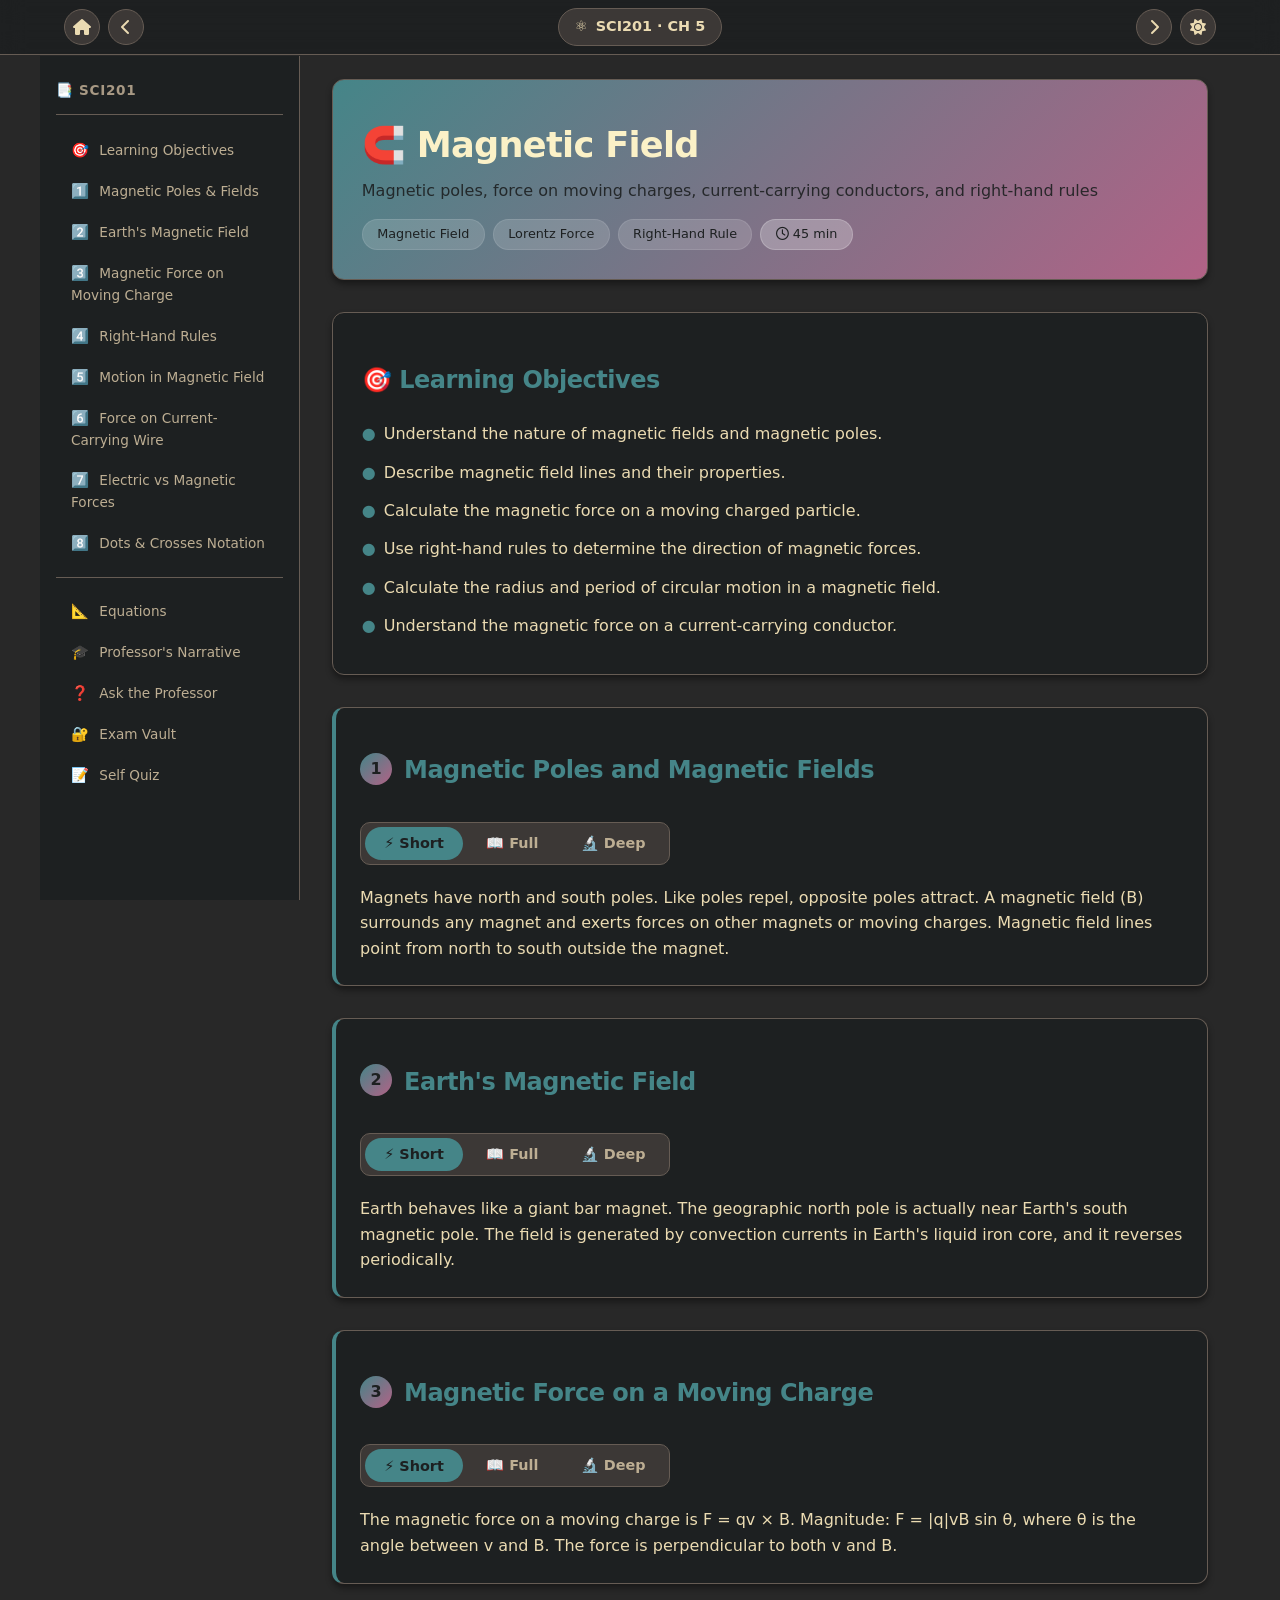
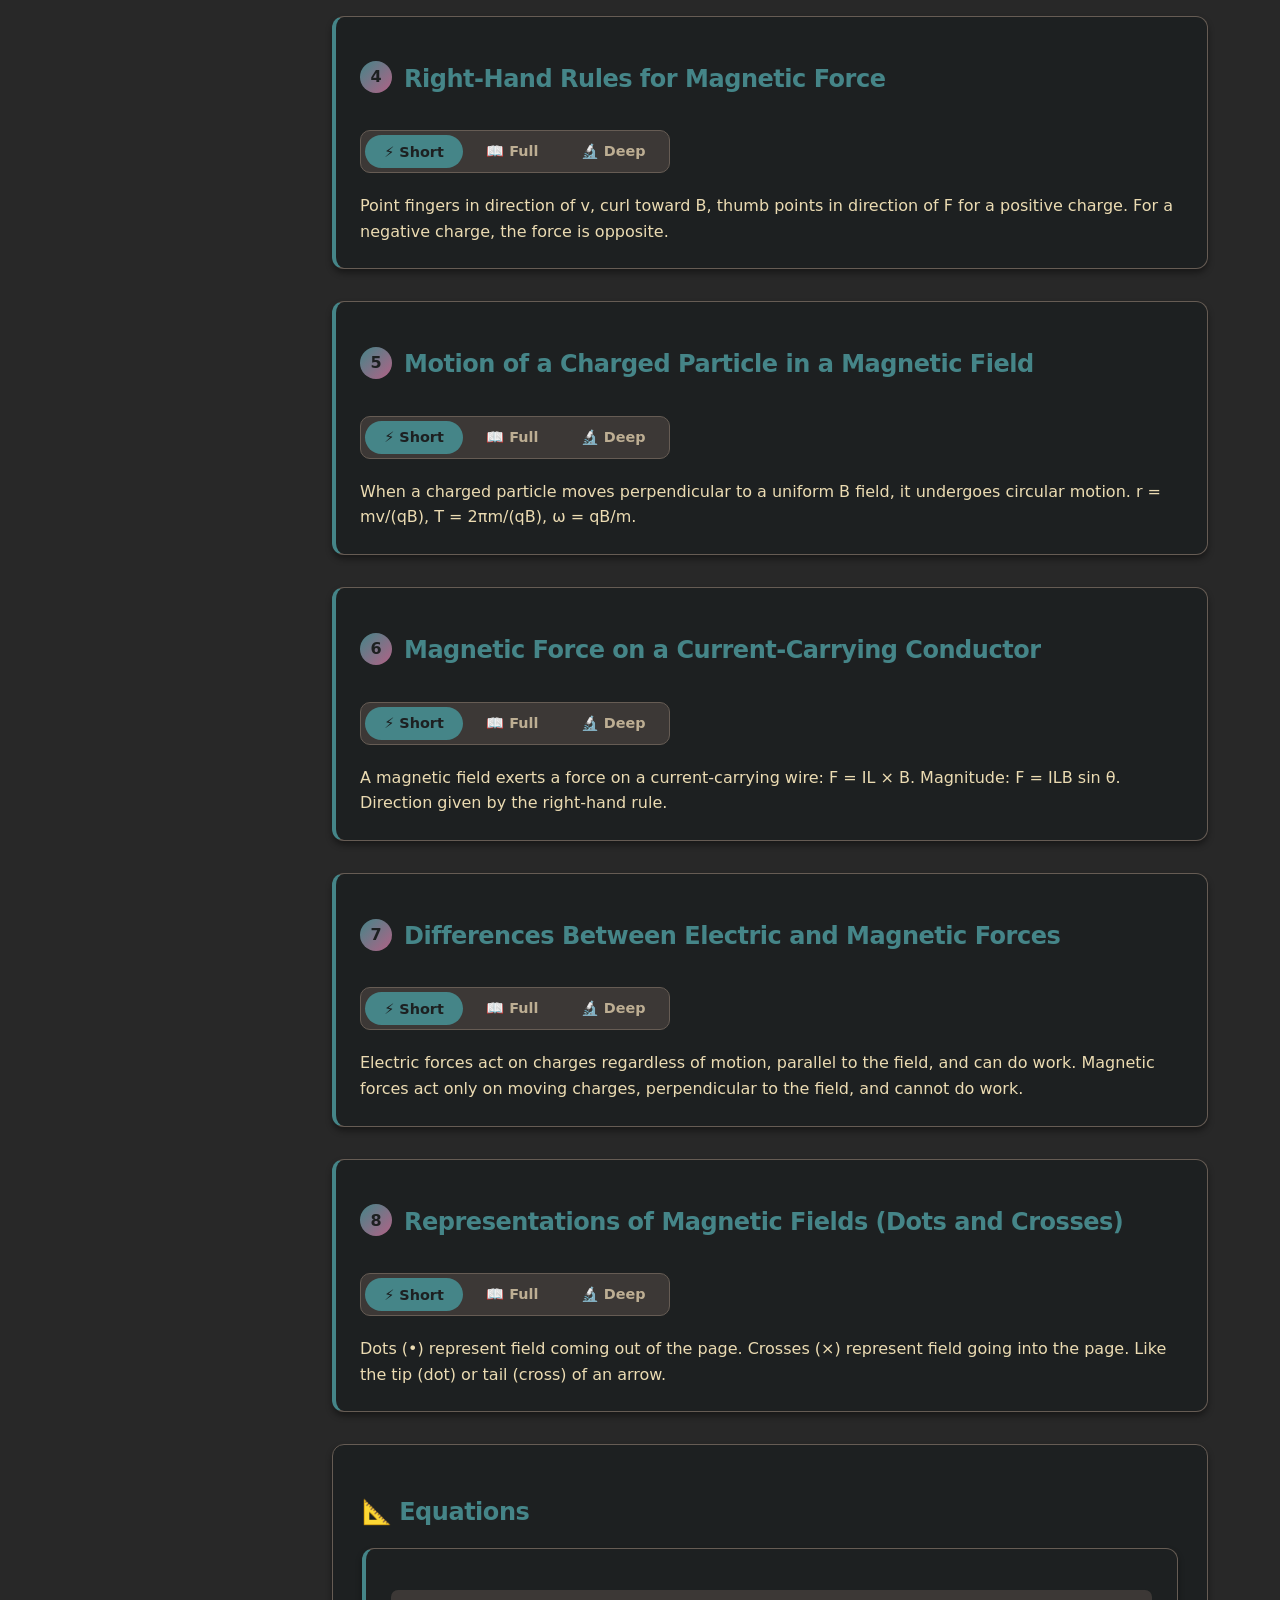
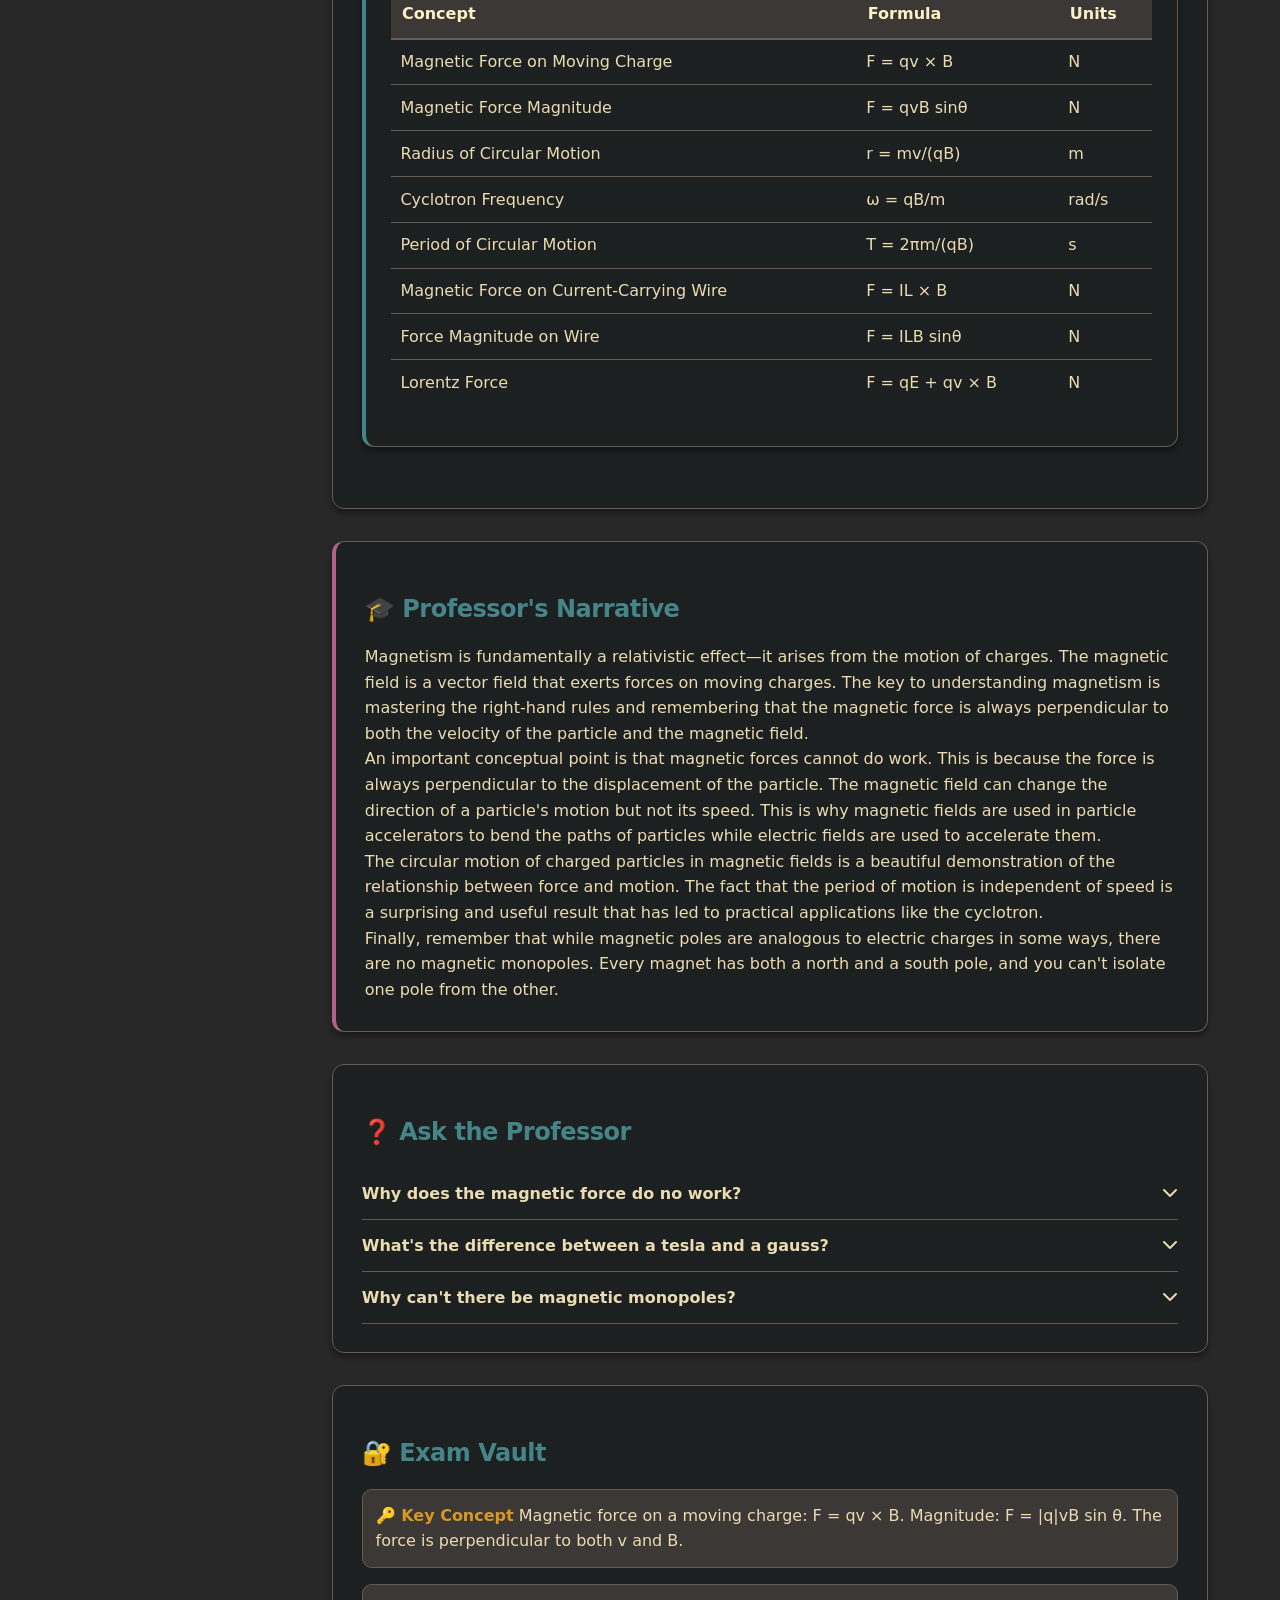
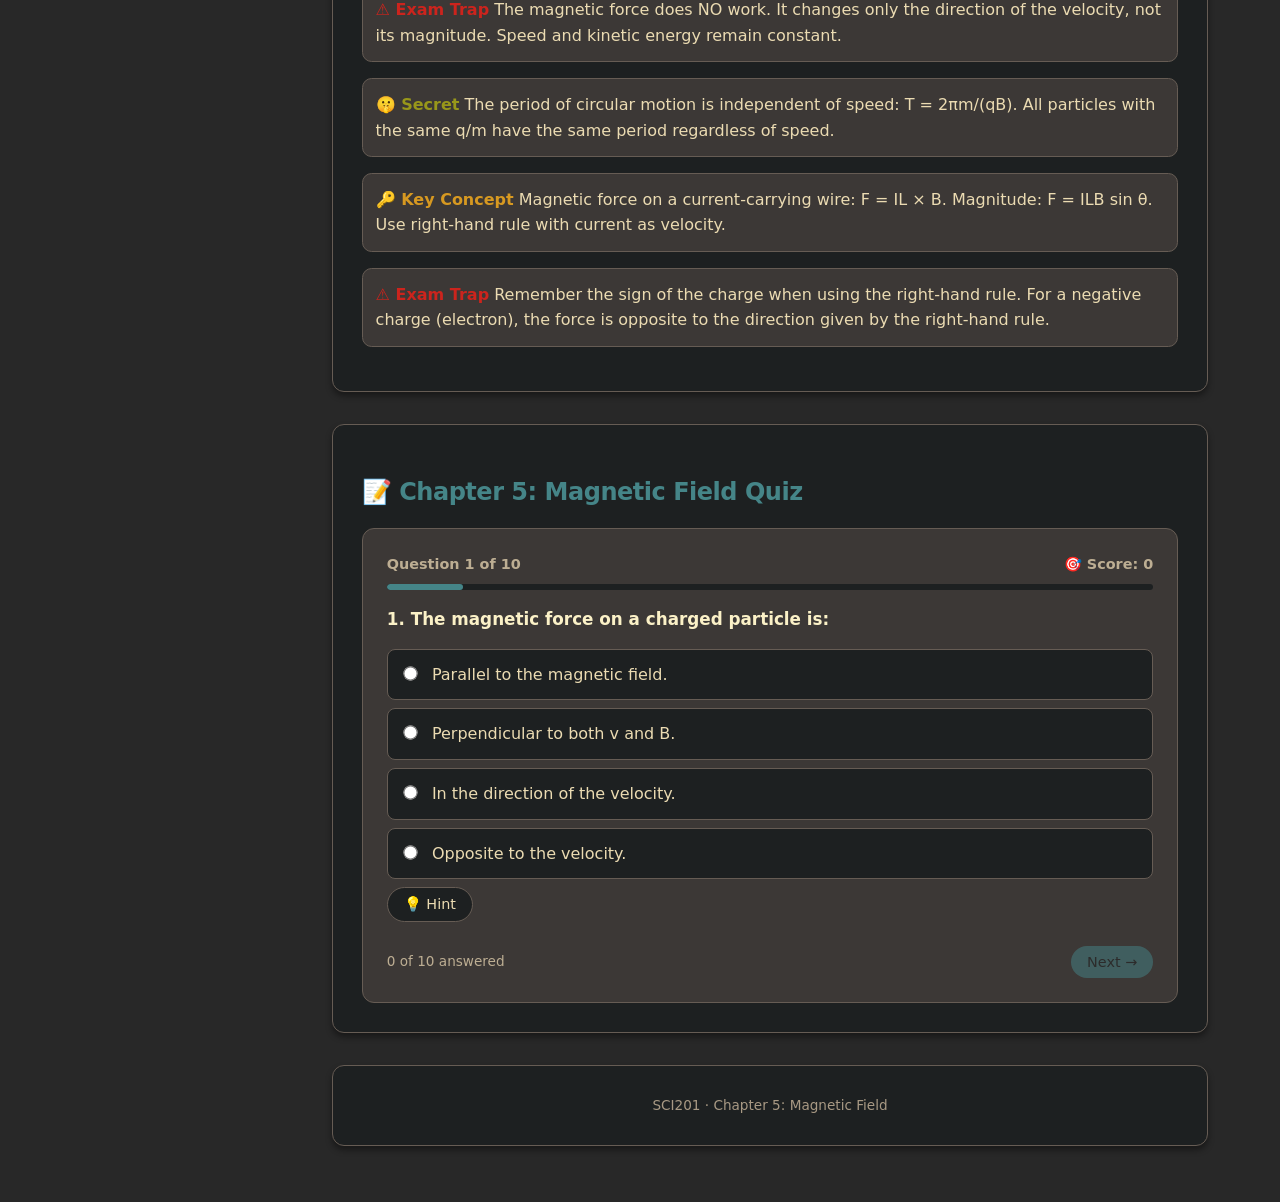
<file: chapters/chapter5.html>
<!doctype html>
<html lang="en">
    <head>
        <meta charset="UTF-8" />
        <meta
            name="viewport"
            content="width=device-width, initial-scale=1.0, user-scalable=yes"
        />
        <title>Chapter 5: Magnetic Field · SCI201</title>
        <link
            rel="stylesheet"
            href="https://cdnjs.cloudflare.com/ajax/libs/font-awesome/6.5.0/css/all.min.css"
        />
        <style>
            /* ================================================================
               GRUVBOX COLOR PALETTE
               ================================================================ */
            :root {
                --bg: #fbf1c7;
                --bg0_h: #f9f5d7;
                --bg0: #fbf1c7;
                --bg1: #ebdbb2;
                --bg2: #d5c4a1;
                --bg3: #bdae93;
                --bg4: #a89984;
                --fg: #3c3836;
                --fg0: #282828;
                --fg1: #3c3836;
                --fg2: #504945;
                --fg3: #665c54;
                --fg4: #7c6f64;
                --gray: #928374;
                --red: #9d0006;
                --green: #79740e;
                --yellow: #b57614;
                --blue: #076678;
                --purple: #8f3f71;
                --aqua: #427b58;
                --orange: #d65d0e;
                --surface: var(--bg0_h);
                --surface-alt: var(--bg1);
                --text: var(--fg1);
                --text-secondary: var(--fg3);
                --text-muted: var(--fg4);
                --border: var(--bg3);
                --border-light: var(--bg2);
                --primary: var(--blue);
                --primary-light: var(--bg2);
                --accent: var(--yellow);
                --success: var(--green);
                --danger: var(--red);
                --warning: var(--orange);
                --shadow-sm: 0 1px 2px rgba(0, 0, 0, 0.05);
                --shadow:
                    0 4px 6px rgba(0, 0, 0, 0.04), 0 1px 3px rgba(0, 0, 0, 0.06);
                --radius: 12px;
                --radius-sm: 8px;
                --transition: 0.2s ease;
                --sidebar-width: 260px;
            }

            [data-theme="dark"] {
                --bg: #282828;
                --bg0_h: #1d2021;
                --bg0: #282828;
                --bg1: #3c3836;
                --bg2: #504945;
                --bg3: #665c54;
                --bg4: #7c6f64;
                --fg: #ebdbb2;
                --fg0: #fbf1c7;
                --fg1: #ebdbb2;
                --fg2: #d5c4a1;
                --fg3: #bdae93;
                --fg4: #a89984;
                --gray: #928374;
                --red: #cc241d;
                --green: #98971a;
                --yellow: #d79921;
                --blue: #458588;
                --purple: #b16286;
                --aqua: #689d6a;
                --orange: #d65d0e;
                --surface: var(--bg0_h);
                --surface-alt: var(--bg1);
                --text: var(--fg1);
                --text-secondary: var(--fg3);
                --text-muted: var(--fg4);
                --border: var(--bg3);
                --border-light: var(--bg2);
                --primary: var(--blue);
                --primary-light: var(--bg2);
                --shadow-sm: 0 1px 2px rgba(0, 0, 0, 0.3);
                --shadow: 0 4px 6px rgba(0, 0, 0, 0.4);
            }

            * {
                margin: 0;
                padding: 0;
                box-sizing: border-box;
            }

            body {
                font-family:
                    system-ui,
                    -apple-system,
                    "Segoe UI",
                    Roboto,
                    sans-serif;
                background: var(--bg);
                color: var(--text);
                line-height: 1.6;
                transition:
                    background var(--transition),
                    color var(--transition);
                min-height: 100vh;
                max-width: 1200px;
                margin: 0 auto;
                overflow-x: hidden;
            }

            .sidebar {
                width: var(--sidebar-width);
                flex-shrink: 0;
                position: sticky;
                top: 56px;
                height: calc(100vh - 56px);
                background: var(--surface);
                border-inline-end: 1px solid var(--border);
                padding: 1.5rem 1rem;
                display: flex;
                flex-direction: column;
                overflow-y: auto;
                overflow-x: hidden;
                z-index: 10;
                transition:
                    background var(--transition),
                    border-color var(--transition);
            }

            .sidebar-header {
                font-weight: 700;
                font-size: 0.85rem;
                text-transform: uppercase;
                letter-spacing: 0.05em;
                color: var(--text-muted);
                margin-bottom: 1rem;
                padding-bottom: 0.75rem;
                border-bottom: 1px solid var(--border);
            }

            .sidebar-nav {
                list-style: none;
                padding: 0;
                margin: 0;
                display: flex;
                flex-direction: column;
                gap: 2px;
            }

            .sidebar-nav li a {
                display: block;
                padding: 0.5rem 0.75rem;
                border-radius: 6px;
                color: var(--text-secondary);
                text-decoration: none;
                font-size: 0.85rem;
                font-weight: 500;
                transition: all 0.15s ease;
                border-left: 3px solid transparent;
            }

            .sidebar-nav li a:hover {
                background: var(--surface-alt);
                color: var(--text);
                border-left-color: var(--border);
            }

            .sidebar-nav li a.active {
                background: var(--primary-light);
                color: var(--primary);
                font-weight: 600;
                border-left-color: var(--primary);
            }

            .sidebar-nav li a .emoji {
                margin-right: 6px;
                font-size: 0.9rem;
            }
            .sidebar-divider {
                border: none;
                border-top: 1px solid var(--border);
                margin: 0.75rem 0;
            }

            .main-wrapper {
                flex: 1;
                min-width: 0;
                padding: 1.5rem 2rem;
            }

            header,
            section,
            footer,
            .concept-card,
            .professor-card,
            .ask-section,
            .vault-section,
            .quiz-section {
                background: var(--surface);
                border-radius: var(--radius);
                padding: 1.8rem;
                margin-bottom: 2rem;
                box-shadow: var(--shadow);
                border: 1px solid var(--border);
            }

            header {
                background: linear-gradient(135deg, var(--blue), var(--purple));
                color: var(--bg0_h);
            }

            h1,
            h2,
            h3 {
                font-weight: 600;
                letter-spacing: -0.02em;
                color: var(--fg0);
                scroll-margin-top: 1rem;
            }
            h1 {
                font-size: 2.2rem;
                margin: 0.5rem 0 0.3rem;
            }
            h2 {
                font-size: 1.5rem;
                margin: 1.2rem 0 1rem;
                display: flex;
                align-items: center;
                gap: 0.5rem;
                color: var(--primary);
            }

            .nav-btn {
                background: var(--primary);
                border: none;
                color: var(--bg0_h);
                padding: 0.5rem 1rem;
                border-radius: 2rem;
                font-weight: 500;
                text-decoration: none;
                display: inline-flex;
                align-items: center;
                gap: 0.4rem;
                font-size: 0.9rem;
                cursor: pointer;
                transition: 0.2s;
                font-family: inherit;
            }
            .nav-btn:hover {
                filter: brightness(1.1);
                text-decoration: none;
                color: var(--bg0_h);
            }
            .nav-btn:disabled {
                opacity: 0.5;
                cursor: not-allowed;
            }

            .tag-list {
                display: flex;
                flex-wrap: wrap;
                gap: 0.5rem;
                margin-top: 1rem;
            }
            .tag {
                background: rgba(255, 255, 255, 0.15);
                color: var(--bg0_h);
                padding: 0.25rem 0.9rem;
                border-radius: 2rem;
                font-size: 0.8rem;
                font-weight: 500;
                border: 1px solid rgba(255, 255, 255, 0.1);
            }
            .tag--accent {
                background: rgba(255, 255, 255, 0.25);
                border-color: rgba(255, 255, 255, 0.2);
            }

            .objectives-list {
                list-style: none;
                padding-left: 0;
            }
            .objectives-list li {
                padding: 0.4rem 0;
                display: flex;
                align-items: baseline;
                gap: 0.5rem;
                color: var(--text);
            }
            .objectives-list li::before {
                content: "●";
                color: var(--primary);
                font-weight: bold;
            }

            .concept-card {
                border-left: 4px solid var(--primary);
                padding: 1.5rem;
                scroll-margin-top: 1rem;
            }
            .concept-header {
                display: flex;
                align-items: center;
                gap: 0.75rem;
                margin-bottom: 1rem;
            }
            .concept-number {
                background: linear-gradient(135deg, var(--blue), var(--purple));
                color: var(--bg0_h);
                width: 32px;
                height: 32px;
                border-radius: 50%;
                display: flex;
                align-items: center;
                justify-content: center;
                font-weight: 700;
            }

            .depth-tabs {
                display: inline-flex;
                gap: 4px;
                margin-bottom: 20px;
                background: var(--surface-alt);
                padding: 4px;
                border-radius: 10px;
                border: 1px solid var(--border);
            }
            .depth-tab {
                background: transparent;
                border: none;
                padding: 0.5rem 1.2rem;
                font-weight: 600;
                color: var(--text-secondary);
                cursor: pointer;
                border-radius: 2rem;
                transition: 0.2s;
                font-size: 0.9rem;
                font-family: inherit;
            }
            .depth-tab.active {
                background: var(--primary);
                color: var(--bg0_h);
            }

            .depth-content {
                display: none;
                animation: fade 0.2s ease;
                color: var(--text);
            }
            .depth-content.active {
                display: block;
            }
            @keyframes fade {
                from {
                    opacity: 0.3;
                }
                to {
                    opacity: 1;
                }
            }

            .formula {
                background: var(--surface-alt);
                padding: 0.8rem 1.2rem;
                border-radius: var(--radius-sm);
                margin: 1rem 0;
                font-family: "Courier New", monospace;
                font-weight: 500;
                border-left: 4px solid var(--primary);
                color: var(--fg0);
            }
            .label {
                display: block;
                font-size: 0.7rem;
                text-transform: uppercase;
                letter-spacing: 0.05em;
                color: var(--primary);
                margin-bottom: 0.2rem;
                font-weight: 600;
            }

            .note-box {
                background: var(--accent);
                border-left: 4px solid var(--orange);
                padding: 0.8rem 1rem;
                border-radius: 0.5rem;
                margin: 1.2rem 0;
                color: var(--bg0_h);
            }
            [data-theme="light"] .note-box {
                color: var(--fg0);
                background: var(--bg2);
            }

            .comparison-table-wrap {
                overflow-x: auto;
                margin: 1rem 0;
            }
            .comparison-table {
                width: 100%;
                border-collapse: collapse;
                background: var(--surface);
                border-radius: 0.5rem;
                overflow: hidden;
                border: 1px solid var(--border);
            }
            .comparison-table th {
                background: var(--surface-alt);
                padding: 0.7rem;
                text-align: left;
                color: var(--fg0);
                border-bottom: 2px solid var(--border);
            }
            .comparison-table td {
                padding: 0.6rem;
                border-bottom: 1px solid var(--border);
                color: var(--text);
            }

            .professor-card {
                border-left: 4px solid var(--purple);
            }
            .vault-entry {
                margin-bottom: 1rem;
                padding: 0.8rem;
                border-radius: 0.6rem;
                background: var(--surface-alt);
                border: 1px solid var(--border);
                color: var(--text);
            }
            .vault-type {
                font-weight: 700;
                margin-bottom: 0.3rem;
            }
            .vault-type--key {
                color: var(--accent);
            }
            .vault-type--trap {
                color: var(--red);
            }
            .vault-type--secret {
                color: var(--green);
            }

            .accordion-item {
                border-bottom: 1px solid var(--border);
            }
            .accordion-trigger {
                width: 100%;
                background: none;
                border: none;
                text-align: left;
                padding: 1rem 0;
                font-weight: 600;
                display: flex;
                justify-content: space-between;
                color: var(--text);
                cursor: pointer;
                font-family: inherit;
                font-size: 1rem;
            }
            .accordion-body {
                max-height: 0;
                overflow: hidden;
                transition: max-height 0.3s ease;
                padding: 0 0.5rem;
                color: var(--text-secondary);
            }
            .accordion-body.open {
                max-height: 300px;
                padding-bottom: 1rem;
            }

            .quiz-card {
                background: var(--surface-alt);
                border: 1px solid var(--border);
                padding: 1.5rem;
                border-radius: var(--radius);
            }
            .quiz-header {
                display: flex;
                justify-content: space-between;
                color: var(--text-secondary);
                margin-bottom: 0.5rem;
                font-weight: 600;
                font-size: 0.9rem;
            }
            .quiz-question {
                font-weight: 600;
                color: var(--fg0);
                margin: 1rem 0;
                font-size: 1.05rem;
                line-height: 1.6;
            }
            .quiz-options label {
                display: block;
                margin: 0.5rem 0;
                cursor: pointer;
                padding: 0.75rem 1rem;
                border-radius: var(--radius-sm);
                border: 1px solid var(--border);
                transition: 0.2s;
                background: var(--surface);
                color: var(--text);
            }
            .quiz-options label:hover {
                border-color: var(--primary);
                background: var(--bg2);
            }
            .quiz-options input[type="radio"] {
                margin-right: 10px;
                accent-color: var(--primary);
                transform: scale(1.1);
            }
            .quiz-feedback {
                background: var(--surface);
                padding: 0.8rem 1rem;
                border-radius: var(--radius-sm);
                margin-top: 1rem;
                border-left: 4px solid var(--primary);
                color: var(--text);
                line-height: 1.6;
            }
            .hidden {
                display: none !important;
            }
            button {
                cursor: pointer;
            }
            footer {
                text-align: center;
                font-size: 0.85rem;
                color: var(--text-muted);
                border-top: 1px solid var(--border);
            }

            #quiz-hint-btn,
            #quiz-prev-btn {
                background: var(--surface);
                color: var(--text);
                border: 1px solid var(--border);
            }
            #quiz-hint-btn:hover,
            #quiz-prev-btn:hover {
                background: var(--primary);
                color: var(--bg0_h);
                border-color: var(--primary);
            }
            #quiz-next-btn,
            #retry-btn {
                background: var(--primary);
                color: var(--bg0_h);
                border: none;
            }
            .score-display {
                color: var(--primary);
                font-weight: 700;
                font-size: 2rem;
            }

            .sidebar-toggle {
                display: none;
                background: var(--primary);
                color: var(--bg0_h);
                border: none;
                width: 40px;
                height: 40px;
                border-radius: 50%;
                font-size: 1.2rem;
                cursor: pointer;
                box-shadow: var(--shadow);
            }

            @media (max-width: 900px) {
                .toolbar-hamburger {
                    display: none !important;
                }
                .sidebar {
                    display: none !important;
                }
                .toolbar {
                    width: 100%;
                    margin-left: 0;
                    margin-right: 0;
                    padding: 0.5rem 1rem;
                    left: 0;
                    right: 0;
                }
                .concept-number {
                    min-width: 32px;
                    min-height: 32px;
                    width: auto;
                    height: auto;
                    padding: 0.25rem 0.5rem;
                    flex-shrink: 0;
                }
                html,
                body {
                    overflow-x: clip;
                    width: 100%;
                }
                .sidebar {
                    position: fixed;
                    left: -100%;
                    top: 56px;
                    height: calc(100vh - 56px);
                    width: 280px;
                    transition: left 0.3s ease;
                    z-index: 15;
                }
                .sidebar.open {
                    left: 0;
                }
                .toolbar-hamburger {
                    display: none !important;
                    align-items: center;
                    justify-content: center;
                }
                .main-wrapper {
                    padding: 1rem;
                    width: 100%;
                }
            }

            .toolbar {
                position: sticky;
                top: 0;
                z-index: 50;
                width: 100vw;
                left: 0;
                right: 0;
                background: rgba(251, 241, 199, 0.85);
                backdrop-filter: blur(12px);
                -webkit-backdrop-filter: blur(12px);
                border-bottom: 1px solid var(--border);
                padding: 0.5rem calc((100vw - 1200px) / 2 + 1.5rem);
                display: flex;
                align-items: center;
                justify-content: space-between;
                gap: 1rem;
                margin-left: calc(-50vw + 600px);
                margin-right: calc(-50vw + 600px);
            }
            [data-theme="dark"] .toolbar {
                background: rgba(29, 32, 33, 0.9);
            }
            .toolbar-left,
            .toolbar-right {
                display: flex;
                align-items: center;
                gap: 0.5rem;
            }
            .toolbar-center {
                display: flex;
                align-items: center;
                gap: 0.5rem;
                font-weight: 700;
                font-size: 0.9rem;
                color: var(--text);
                background: var(--surface-alt);
                padding: 0.4rem 1rem;
                border-radius: 2rem;
                border: 1px solid var(--border);
            }
            .toolbar-btn {
                background: var(--surface-alt);
                border: 1px solid var(--border);
                color: var(--text);
                width: 36px;
                height: 36px;
                border-radius: 50%;
                display: flex;
                align-items: center;
                justify-content: center;
                cursor: pointer;
                text-decoration: none;
                font-size: 1rem;
                transition: all 0.2s ease;
            }
            .toolbar-btn:hover {
                background: var(--primary);
                color: var(--bg0_h);
                border-color: var(--aqua);
            }
            .toolbar-btn.disabled-btn {
                opacity: 0.3;
                cursor: not-allowed;
                pointer-events: none;
            }
            .scroll-top-btn {
                position: fixed;
                bottom: 2rem;
                right: 2rem;
                z-index: 100;
                background: var(--primary);
                color: var(--bg0_h);
                border: none;
                width: 44px;
                height: 44px;
                border-radius: 50%;
                font-size: 1.2rem;
                cursor: pointer;
                box-shadow: var(--shadow);
                display: none;
                align-items: center;
                justify-content: center;
                transition: all 0.3s ease;
            }
            .scroll-top-btn.visible {
                display: flex;
            }
            .scroll-top-btn:hover {
                filter: brightness(1.1);
                transform: translateY(-2px);
            }
            @media (max-width: 900px) {
                .scroll-top-btn {
                    bottom: 1.5rem;
                    right: 1.5rem;
                }
            }
        </style>
    </head>
    <body>
        <aside class="sidebar" id="sidebar">
            <div class="sidebar-header">📑 SCI201</div>
            <ul class="sidebar-nav">
                <li>
                    <a href="#objectives"
                        ><span class="emoji">🎯</span> Learning Objectives</a
                    >
                </li>
                <li>
                    <a href="#concept1"
                        ><span class="emoji">1️⃣</span> Magnetic Poles &
                        Fields</a
                    >
                </li>
                <li>
                    <a href="#concept2"
                        ><span class="emoji">2️⃣</span> Earth's Magnetic Field</a
                    >
                </li>
                <li>
                    <a href="#concept3"
                        ><span class="emoji">3️⃣</span> Magnetic Force on Moving
                        Charge</a
                    >
                </li>
                <li>
                    <a href="#concept4"
                        ><span class="emoji">4️⃣</span> Right-Hand Rules</a
                    >
                </li>
                <li>
                    <a href="#concept5"
                        ><span class="emoji">5️⃣</span> Motion in Magnetic
                        Field</a
                    >
                </li>
                <li>
                    <a href="#concept6"
                        ><span class="emoji">6️⃣</span> Force on Current-Carrying
                        Wire</a
                    >
                </li>
                <li>
                    <a href="#concept7"
                        ><span class="emoji">7️⃣</span> Electric vs Magnetic
                        Forces</a
                    >
                </li>
                <li>
                    <a href="#concept8"
                        ><span class="emoji">8️⃣</span> Dots & Crosses
                        Notation</a
                    >
                </li>
                <hr class="sidebar-divider" />
                <li>
                    <a href="#formulas"
                        ><span class="emoji">📐</span> Equations</a
                    >
                </li>
                <li>
                    <a href="#narrative"
                        ><span class="emoji">🎓</span> Professor's Narrative</a
                    >
                </li>
                <li>
                    <a href="#ask-professor"
                        ><span class="emoji">❓</span> Ask the Professor</a
                    >
                </li>
                <li>
                    <a href="#exam-vault"
                        ><span class="emoji">🔐</span> Exam Vault</a
                    >
                </li>
                <li>
                    <a href="#quiz"><span class="emoji">📝</span> Self Quiz</a>
                </li>
            </ul>
        </aside>

        <div class="main-wrapper">
            <header>
                <h1>🧲 Magnetic Field</h1>
                <p style="color: var(--bg0_h); opacity: 0.9">
                    Magnetic poles, force on moving charges, current-carrying
                    conductors, and right-hand rules
                </p>
                <div class="tag-list">
                    <span class="tag">Magnetic Field</span>
                    <span class="tag">Lorentz Force</span>
                    <span class="tag">Right-Hand Rule</span>
                    <span class="tag tag--accent"
                        ><i class="fa-regular fa-clock"></i> 45 min</span
                    >
                </div>
            </header>

            <main>
                <section id="objectives">
                    <h2>🎯 Learning Objectives</h2>
                    <ul class="objectives-list">
                        <li>
                            Understand the nature of magnetic fields and
                            magnetic poles.
                        </li>
                        <li>
                            Describe magnetic field lines and their properties.
                        </li>
                        <li>
                            Calculate the magnetic force on a moving charged
                            particle.
                        </li>
                        <li>
                            Use right-hand rules to determine the direction of
                            magnetic forces.
                        </li>
                        <li>
                            Calculate the radius and period of circular motion
                            in a magnetic field.
                        </li>
                        <li>
                            Understand the magnetic force on a current-carrying
                            conductor.
                        </li>
                    </ul>
                </section>

                <div class="concept-card" id="concept1">
                    <div class="concept-header">
                        <span class="concept-number">1</span>
                        <h2>Magnetic Poles and Magnetic Fields</h2>
                    </div>
                    <div class="depth-tabs">
                        <button class="depth-tab active" data-layer="short">
                            ⚡ Short
                        </button>
                        <button class="depth-tab" data-layer="full">
                            📖 Full
                        </button>
                        <button class="depth-tab" data-layer="deep">
                            🔬 Deep
                        </button>
                    </div>
                    <div data-layer="short" class="depth-content active">
                        <p>
                            Magnets have north and south poles. Like poles
                            repel, opposite poles attract. A magnetic field (B)
                            surrounds any magnet and exerts forces on other
                            magnets or moving charges. Magnetic field lines
                            point from north to south outside the magnet.
                        </p>
                    </div>
                    <div data-layer="full" class="depth-content">
                        <p>
                            A magnetic field surrounds a magnet and exerts
                            forces on other magnets or moving charges. The
                            direction of the magnetic field at any location is
                            the direction a compass needle points (the
                            north-seeking pole). Magnetic field lines outside a
                            magnet point from the north pole to the south pole.
                        </p>
                    </div>
                    <div data-layer="deep" class="depth-content">
                        <p>
                            Unlike electric charges, magnetic poles always come
                            in pairs—there are no magnetic monopoles. If you
                            break a bar magnet in half, you get two smaller
                            magnets, each with its own north and south poles.
                            The Earth itself behaves like a giant bar magnet,
                            with its south magnetic pole near the geographic
                            north pole.
                        </p>
                    </div>
                </div>

                <div class="concept-card" id="concept2">
                    <div class="concept-header">
                        <span class="concept-number">2</span>
                        <h2>Earth's Magnetic Field</h2>
                    </div>
                    <div class="depth-tabs">
                        <button class="depth-tab active" data-layer="short">
                            ⚡ Short
                        </button>
                        <button class="depth-tab" data-layer="full">
                            📖 Full
                        </button>
                        <button class="depth-tab" data-layer="deep">
                            🔬 Deep
                        </button>
                    </div>
                    <div data-layer="short" class="depth-content active">
                        <p>
                            Earth behaves like a giant bar magnet. The
                            geographic north pole is actually near Earth's south
                            magnetic pole. The field is generated by convection
                            currents in Earth's liquid iron core, and it
                            reverses periodically.
                        </p>
                    </div>
                    <div data-layer="full" class="depth-content">
                        <p>
                            The Earth's magnetic field is very similar to that
                            of a bar magnet buried deep in the Earth. The
                            north-seeking pole of a compass points toward the
                            geographic north pole, which corresponds to the
                            Earth's south magnetic pole. The source of the field
                            is likely convection currents in the Earth's liquid
                            outer core.
                        </p>
                    </div>
                    <div data-layer="deep" class="depth-content">
                        <p>
                            The Earth's magnetic field protects us from solar
                            wind and cosmic radiation. The field reverses
                            periodically, with the last reversal occurring about
                            780,000 years ago. These reversals are recorded in
                            rocks as they cool, providing a history of the
                            field's behavior over millions of years.
                        </p>
                    </div>
                </div>

                <div class="concept-card" id="concept3">
                    <div class="concept-header">
                        <span class="concept-number">3</span>
                        <h2>Magnetic Force on a Moving Charge</h2>
                    </div>
                    <div class="depth-tabs">
                        <button class="depth-tab active" data-layer="short">
                            ⚡ Short
                        </button>
                        <button class="depth-tab" data-layer="full">
                            📖 Full
                        </button>
                        <button class="depth-tab" data-layer="deep">
                            🔬 Deep
                        </button>
                    </div>
                    <div data-layer="short" class="depth-content active">
                        <p>
                            The magnetic force on a moving charge is F = qv × B.
                            Magnitude: F = |q|vB sin θ, where θ is the angle
                            between v and B. The force is perpendicular to both
                            v and B.
                        </p>
                    </div>
                    <div data-layer="full" class="depth-content">
                        <p>
                            A charged particle moving through a magnetic field
                            experiences a magnetic force:
                        </p>
                        <div class="formula">
                            <span class="label">Magnetic Force</span> F = qv × B
                        </div>
                        <p>
                            The magnitude is F = |q|vB sin θ. The force is zero
                            when the particle moves parallel to the field (θ =
                            0° or 180°) and maximum when perpendicular (θ =
                            90°).
                        </p>
                    </div>
                    <div data-layer="deep" class="depth-content">
                        <p>
                            The magnetic force does no work on a charged
                            particle because it is always perpendicular to the
                            particle's displacement. It can change direction but
                            not speed or kinetic energy. The SI unit of magnetic
                            field is the tesla (T): 1 T = 1 N/(A·m). Another
                            common unit is the gauss (G): 1 T = 10⁴ G.
                        </p>
                    </div>
                </div>

                <div class="concept-card" id="concept4">
                    <div class="concept-header">
                        <span class="concept-number">4</span>
                        <h2>Right-Hand Rules for Magnetic Force</h2>
                    </div>
                    <div class="depth-tabs">
                        <button class="depth-tab active" data-layer="short">
                            ⚡ Short
                        </button>
                        <button class="depth-tab" data-layer="full">
                            📖 Full
                        </button>
                        <button class="depth-tab" data-layer="deep">
                            🔬 Deep
                        </button>
                    </div>
                    <div data-layer="short" class="depth-content active">
                        <p>
                            Point fingers in direction of v, curl toward B,
                            thumb points in direction of F for a positive
                            charge. For a negative charge, the force is
                            opposite.
                        </p>
                    </div>
                    <div data-layer="full" class="depth-content">
                        <p>
                            <strong>Right-Hand Rule #1:</strong> Point fingers
                            in direction of v, curl toward B, thumb points in
                            direction of F (for positive charge).
                        </p>
                        <p>
                            <strong>Right-Hand Rule #2 (palm rule):</strong>
                            Fingers in direction of B, thumb in direction of v,
                            palm pushes in direction of F for positive charge.
                        </p>
                    </div>
                    <div data-layer="deep" class="depth-content">
                        <p>
                            The magnetic force is inherently three-dimensional.
                            Mastering the right-hand rules is essential for
                            magnetism. Remember: the magnetic force is always
                            perpendicular to the plane containing v and B. For a
                            negative charge (like an electron), reverse the
                            direction given by the right-hand rule.
                        </p>
                    </div>
                </div>

                <div class="concept-card" id="concept5">
                    <div class="concept-header">
                        <span class="concept-number">5</span>
                        <h2>
                            Motion of a Charged Particle in a Magnetic Field
                        </h2>
                    </div>
                    <div class="depth-tabs">
                        <button class="depth-tab active" data-layer="short">
                            ⚡ Short
                        </button>
                        <button class="depth-tab" data-layer="full">
                            📖 Full
                        </button>
                        <button class="depth-tab" data-layer="deep">
                            🔬 Deep
                        </button>
                    </div>
                    <div data-layer="short" class="depth-content active">
                        <p>
                            When a charged particle moves perpendicular to a
                            uniform B field, it undergoes circular motion. r =
                            mv/(qB), T = 2πm/(qB), ω = qB/m.
                        </p>
                    </div>
                    <div data-layer="full" class="depth-content">
                        <p>
                            When a charged particle moves perpendicular to a
                            uniform magnetic field, the magnetic force provides
                            the centripetal force:
                        </p>
                        <div class="formula">
                            <span class="label">Centripetal Force</span> qvB =
                            mv²/r
                        </div>
                        <p>Solving for the radius:</p>
                        <div class="formula">
                            <span class="label">Radius</span> r = mv/(qB)
                        </div>
                        <p>The period of the motion:</p>
                        <div class="formula">
                            <span class="label">Period</span> T = 2πr/v =
                            2πm/(qB)
                        </div>
                    </div>
                    <div data-layer="deep" class="depth-content">
                        <p>
                            The period is independent of speed—all particles
                            with the same q/m ratio have the same period
                            regardless of speed. This is the principle behind
                            cyclotrons. The angular frequency ω = v/r = qB/m is
                            called the cyclotron frequency.
                        </p>
                    </div>
                </div>

                <div class="concept-card" id="concept6">
                    <div class="concept-header">
                        <span class="concept-number">6</span>
                        <h2>Magnetic Force on a Current-Carrying Conductor</h2>
                    </div>
                    <div class="depth-tabs">
                        <button class="depth-tab active" data-layer="short">
                            ⚡ Short
                        </button>
                        <button class="depth-tab" data-layer="full">
                            📖 Full
                        </button>
                        <button class="depth-tab" data-layer="deep">
                            🔬 Deep
                        </button>
                    </div>
                    <div data-layer="short" class="depth-content active">
                        <p>
                            A magnetic field exerts a force on a
                            current-carrying wire: F = IL × B. Magnitude: F =
                            ILB sin θ. Direction given by the right-hand rule.
                        </p>
                    </div>
                    <div data-layer="full" class="depth-content">
                        <p>
                            Since current consists of moving charges, a magnetic
                            field exerts a force on a current-carrying
                            conductor. For a straight wire of length L carrying
                            current I:
                        </p>
                        <div class="formula">
                            <span class="label">Force on Wire</span> F = IL × B
                        </div>
                        <p>
                            Magnitude: F = ILB sin θ, where θ is the angle
                            between the wire and the magnetic field.
                        </p>
                    </div>
                    <div data-layer="deep" class="depth-content">
                        <p>
                            This force is used in electric motors,
                            galvanometers, and loudspeakers. In a motor, current
                            flows through a loop in a magnetic field, producing
                            a torque that makes the loop rotate. For a wire of
                            arbitrary shape, integrate: dF = I dL × B along the
                            wire.
                        </p>
                    </div>
                </div>

                <div class="concept-card" id="concept7">
                    <div class="concept-header">
                        <span class="concept-number">7</span>
                        <h2>
                            Differences Between Electric and Magnetic Forces
                        </h2>
                    </div>
                    <div class="depth-tabs">
                        <button class="depth-tab active" data-layer="short">
                            ⚡ Short
                        </button>
                        <button class="depth-tab" data-layer="full">
                            📖 Full
                        </button>
                        <button class="depth-tab" data-layer="deep">
                            🔬 Deep
                        </button>
                    </div>
                    <div data-layer="short" class="depth-content active">
                        <p>
                            Electric forces act on charges regardless of motion,
                            parallel to the field, and can do work. Magnetic
                            forces act only on moving charges, perpendicular to
                            the field, and cannot do work.
                        </p>
                    </div>
                    <div data-layer="full" class="depth-content">
                        <div class="comparison-table-wrap">
                            <table class="comparison-table">
                                <thead>
                                    <tr>
                                        <th>Property</th>
                                        <th>Electric Force</th>
                                        <th>Magnetic Force</th>
                                    </tr>
                                </thead>
                                <tbody>
                                    <tr>
                                        <td>Acts on charge</td>
                                        <td>Regardless of motion</td>
                                        <td>Only when moving</td>
                                    </tr>
                                    <tr>
                                        <td>Direction</td>
                                        <td>Parallel or antiparallel to E</td>
                                        <td>Perpendicular to both v and B</td>
                                    </tr>
                                    <tr>
                                        <td>Does work?</td>
                                        <td>Yes</td>
                                        <td>No</td>
                                    </tr>
                                    <tr>
                                        <td>Changes KE?</td>
                                        <td>Yes</td>
                                        <td>No (only direction)</td>
                                    </tr>
                                    <tr>
                                        <td>Depends on speed?</td>
                                        <td>No</td>
                                        <td>Yes</td>
                                    </tr>
                                </tbody>
                            </table>
                        </div>
                    </div>
                    <div data-layer="deep" class="depth-content">
                        <p>
                            The fact that magnetic forces do no work is
                            fundamental. The magnetic field cannot transfer
                            energy to a charged particle; it can only redirect
                            it. In cyclotrons and mass spectrometers, magnetic
                            fields guide particles while electric fields
                            accelerate them and change their energy.
                        </p>
                    </div>
                </div>

                <div class="concept-card" id="concept8">
                    <div class="concept-header">
                        <span class="concept-number">8</span>
                        <h2>
                            Representations of Magnetic Fields (Dots and
                            Crosses)
                        </h2>
                    </div>
                    <div class="depth-tabs">
                        <button class="depth-tab active" data-layer="short">
                            ⚡ Short
                        </button>
                        <button class="depth-tab" data-layer="full">
                            📖 Full
                        </button>
                        <button class="depth-tab" data-layer="deep">
                            🔬 Deep
                        </button>
                    </div>
                    <div data-layer="short" class="depth-content active">
                        <p>
                            Dots (•) represent field coming out of the page.
                            Crosses (×) represent field going into the page.
                            Like the tip (dot) or tail (cross) of an arrow.
                        </p>
                    </div>
                    <div data-layer="full" class="depth-content">
                        <p>
                            In diagrams, magnetic fields perpendicular to the
                            page are represented by:
                        </p>
                        <p>
                            <strong>Dots (•):</strong> Field lines coming out of
                            the page (toward you)
                        </p>
                        <p>
                            <strong>Crosses (×):</strong> Field lines going into
                            the page (away from you)
                        </p>
                    </div>
                    <div data-layer="deep" class="depth-content">
                        <p>
                            This notation is essential for 3D problems. A
                            charged particle moving in a plane with B
                            perpendicular to the page follows a circular path.
                            The force direction depends on the charge, velocity,
                            and whether the field is coming out (•) or going in
                            (×).
                        </p>
                    </div>
                </div>

                <section id="formulas">
                    <h2>📐 Equations</h2>
                    <div class="concept-card">
                        <div class="comparison-table-wrap">
                            <table class="comparison-table">
                                <thead>
                                    <tr>
                                        <th>Concept</th>
                                        <th>Formula</th>
                                        <th>Units</th>
                                    </tr>
                                </thead>
                                <tbody>
                                    <tr>
                                        <td>Magnetic Force on Moving Charge</td>
                                        <td>F = qv × B</td>
                                        <td>N</td>
                                    </tr>
                                    <tr>
                                        <td>Magnetic Force Magnitude</td>
                                        <td>F = qvB sinθ</td>
                                        <td>N</td>
                                    </tr>
                                    <tr>
                                        <td>Radius of Circular Motion</td>
                                        <td>r = mv/(qB)</td>
                                        <td>m</td>
                                    </tr>
                                    <tr>
                                        <td>Cyclotron Frequency</td>
                                        <td>ω = qB/m</td>
                                        <td>rad/s</td>
                                    </tr>
                                    <tr>
                                        <td>Period of Circular Motion</td>
                                        <td>T = 2πm/(qB)</td>
                                        <td>s</td>
                                    </tr>
                                    <tr>
                                        <td>
                                            Magnetic Force on Current-Carrying
                                            Wire
                                        </td>
                                        <td>F = IL × B</td>
                                        <td>N</td>
                                    </tr>
                                    <tr>
                                        <td>Force Magnitude on Wire</td>
                                        <td>F = ILB sinθ</td>
                                        <td>N</td>
                                    </tr>
                                    <tr>
                                        <td>Lorentz Force</td>
                                        <td>F = qE + qv × B</td>
                                        <td>N</td>
                                    </tr>
                                </tbody>
                            </table>
                        </div>
                    </div>
                </section>

                <section class="professor-card" id="narrative">
                    <h2>🎓 Professor's Narrative</h2>
                    <p>
                        Magnetism is fundamentally a relativistic effect—it
                        arises from the motion of charges. The magnetic field is
                        a vector field that exerts forces on moving charges. The
                        key to understanding magnetism is mastering the
                        right-hand rules and remembering that the magnetic force
                        is always perpendicular to both the velocity of the
                        particle and the magnetic field.
                    </p>
                    <p>
                        An important conceptual point is that magnetic forces
                        cannot do work. This is because the force is always
                        perpendicular to the displacement of the particle. The
                        magnetic field can change the direction of a particle's
                        motion but not its speed. This is why magnetic fields
                        are used in particle accelerators to bend the paths of
                        particles while electric fields are used to accelerate
                        them.
                    </p>
                    <p>
                        The circular motion of charged particles in magnetic
                        fields is a beautiful demonstration of the relationship
                        between force and motion. The fact that the period of
                        motion is independent of speed is a surprising and
                        useful result that has led to practical applications
                        like the cyclotron.
                    </p>
                    <p>
                        Finally, remember that while magnetic poles are
                        analogous to electric charges in some ways, there are no
                        magnetic monopoles. Every magnet has both a north and a
                        south pole, and you can't isolate one pole from the
                        other.
                    </p>
                </section>

                <section class="ask-section" id="ask-professor">
                    <h2>❓ Ask the Professor</h2>
                    <div class="accordion">
                        <div class="accordion-item">
                            <button class="accordion-trigger">
                                Why does the magnetic force do no work?
                                <i class="fa-solid fa-chevron-down"></i>
                            </button>
                            <div class="accordion-body">
                                <p>
                                    Because the magnetic force is always
                                    perpendicular to the velocity of the charged
                                    particle. Work is defined as W = F · d, and
                                    since the force is perpendicular to the
                                    displacement, the dot product is zero. The
                                    magnetic field changes only the direction of
                                    the particle's motion, not its speed or
                                    kinetic energy.
                                </p>
                            </div>
                        </div>
                        <div class="accordion-item">
                            <button class="accordion-trigger">
                                What's the difference between a tesla and a
                                gauss? <i class="fa-solid fa-chevron-down"></i>
                            </button>
                            <div class="accordion-body">
                                <p>
                                    The tesla is the SI unit of magnetic field:
                                    1 T = 1 N/(A·m). The gauss is a non-SI unit:
                                    1 T = 10⁴ G. Earth's magnetic field is about
                                    0.5 × 10⁻⁴ T (0.5 gauss).
                                </p>
                            </div>
                        </div>
                        <div class="accordion-item">
                            <button class="accordion-trigger">
                                Why can't there be magnetic monopoles?
                                <i class="fa-solid fa-chevron-down"></i>
                            </button>
                            <div class="accordion-body">
                                <p>
                                    According to Maxwell's equations, magnetic
                                    field lines are always closed loops (they
                                    have no beginning or end). This means
                                    magnetic poles always come in pairs. While
                                    some theories predict the existence of
                                    magnetic monopoles, they have never been
                                    observed in nature.
                                </p>
                            </div>
                        </div>
                    </div>
                </section>

                <section class="vault-section" id="exam-vault">
                    <h2>🔐 Exam Vault</h2>
                    <div class="vault-entry">
                        <span class="vault-type vault-type--key"
                            >🔑 Key Concept</span
                        >
                        Magnetic force on a moving charge: F = qv × B.
                        Magnitude: F = |q|vB sin θ. The force is perpendicular
                        to both v and B.
                    </div>
                    <div class="vault-entry">
                        <span class="vault-type vault-type--trap"
                            >⚠️ Exam Trap</span
                        >
                        The magnetic force does NO work. It changes only the
                        direction of the velocity, not its magnitude. Speed and
                        kinetic energy remain constant.
                    </div>
                    <div class="vault-entry">
                        <span class="vault-type vault-type--secret"
                            >🤫 Secret</span
                        >
                        The period of circular motion is independent of speed: T
                        = 2πm/(qB). All particles with the same q/m have the
                        same period regardless of speed.
                    </div>
                    <div class="vault-entry">
                        <span class="vault-type vault-type--key"
                            >🔑 Key Concept</span
                        >
                        Magnetic force on a current-carrying wire: F = IL × B.
                        Magnitude: F = ILB sin θ. Use right-hand rule with
                        current as velocity.
                    </div>
                    <div class="vault-entry">
                        <span class="vault-type vault-type--trap"
                            >⚠️ Exam Trap</span
                        >
                        Remember the sign of the charge when using the
                        right-hand rule. For a negative charge (electron), the
                        force is opposite to the direction given by the
                        right-hand rule.
                    </div>
                </section>

                <section class="quiz-section" id="quiz">
                    <h2>📝 Chapter 5: Magnetic Field Quiz</h2>
                    <div id="quiz-container"></div>
                </section>
            </main>

            <footer>SCI201 · Chapter 5: Magnetic Field</footer>
        </div>

        <script>
            (function () {
                window.toggleTheme = function () {
                    const html = document.documentElement;
                    const cur = html.getAttribute("data-theme");
                    const next = cur === "dark" ? "light" : "dark";
                    html.setAttribute("data-theme", next);
                    localStorage.setItem("garden_theme", next);
                };
                const saved = localStorage.getItem("garden_theme") || "dark";
                document.documentElement.setAttribute("data-theme", saved);

                document.querySelectorAll(".depth-tabs").forEach((tabGroup) => {
                    const card = tabGroup.closest(".concept-card");
                    if (!card) return;
                    const tabs = tabGroup.querySelectorAll(".depth-tab");
                    const contents = card.querySelectorAll(".depth-content");
                    tabs.forEach((tab) => {
                        tab.addEventListener("click", function () {
                            const layer = this.dataset.layer;
                            tabs.forEach((t) => t.classList.remove("active"));
                            this.classList.add("active");
                            contents.forEach((c) => {
                                c.classList.remove("active");
                                if (c.dataset.layer === layer)
                                    c.classList.add("active");
                            });
                        });
                    });
                });

                document
                    .querySelectorAll(".accordion-trigger")
                    .forEach((btn) => {
                        btn.addEventListener("click", function () {
                            const body = this.nextElementSibling;
                            const isOpen = body.classList.contains("open");
                            const section = this.closest(".accordion");
                            section
                                .querySelectorAll(".accordion-body")
                                .forEach((b) => b.classList.remove("open"));
                            if (!isOpen) body.classList.add("open");
                        });
                    });

                const currentStatus = localStorage.getItem("chapter_5_status");
                if (!currentStatus || currentStatus === "not-started") {
                    localStorage.setItem("chapter_5_status", "viewed");
                }
            })();
        </script>

        <script src="../js/quiz.js"></script>
        <script>
            initQuiz({
                chapterNum: 5,
                quizData: [
                    {
                        question:
                            "1. The magnetic force on a charged particle is:",
                        options: [
                            "Parallel to the magnetic field.",
                            "Perpendicular to both v and B.",
                            "In the direction of the velocity.",
                            "Opposite to the velocity.",
                        ],
                        correct: 1,
                        explanation:
                            "The magnetic force is given by the cross product F = qv × B, which is perpendicular to both vectors.",
                        hint: "Think about the cross product.",
                    },
                    {
                        question: "2. The magnetic force does no work because:",
                        options: [
                            "It is too weak.",
                            "It is perpendicular to the displacement.",
                            "It acts only on stationary charges.",
                            "It is parallel to the displacement.",
                        ],
                        correct: 1,
                        explanation:
                            "Work is F · d. Since the force is perpendicular to displacement, the dot product is zero.",
                        hint: "Work is F · d.",
                    },
                    {
                        question:
                            "3. The radius of circular motion of a charged particle in a magnetic field is:",
                        options: [
                            "r = mv²/qB.",
                            "r = mv/qB.",
                            "r = qB/mv.",
                            "r = m/qBv.",
                        ],
                        correct: 1,
                        explanation:
                            "Set magnetic force equal to centripetal force: qvB = mv²/r → r = mv/qB.",
                        hint: "Set magnetic force equal to centripetal force.",
                    },
                    {
                        question:
                            "4. The period of circular motion in a magnetic field is:",
                        options: [
                            "T = 2πm/qB.",
                            "T = 2πqB/m.",
                            "T = 2πr/v.",
                            "T = m/qB.",
                        ],
                        correct: 0,
                        explanation:
                            "T = 2πr/v = 2πm/(qB). The period is independent of speed.",
                        hint: "Period is independent of speed.",
                    },
                    {
                        question:
                            "5. A magnetic field pointing out of the page is represented by:",
                        options: [
                            "Dots (•).",
                            "Crosses (×).",
                            "Arrows.",
                            "Dashes.",
                        ],
                        correct: 0,
                        explanation:
                            "A dot represents the tip of an arrow coming toward you (out of the page).",
                        hint: "Think of arrows coming toward you.",
                    },
                    {
                        question: "6. Like magnetic poles:",
                        options: [
                            "Attract each other.",
                            "Repel each other.",
                            "Have no effect on each other.",
                            "Cancel each other out.",
                        ],
                        correct: 1,
                        explanation:
                            "Like poles repel, opposite poles attract—same as electric charges.",
                        hint: "This is the same as electric charges.",
                    },
                    {
                        question: "7. The SI unit of magnetic field is the:",
                        options: ["Tesla.", "Gauss.", "Weber.", "Henry."],
                        correct: 0,
                        explanation:
                            "1 T = 1 N/(A·m). The gauss is a non-SI unit: 1 T = 10⁴ G.",
                        hint: "1 T = 1 N/(A·m).",
                    },
                    {
                        question:
                            "8. The Earth's geographic north pole is actually near Earth's:",
                        options: [
                            "North magnetic pole.",
                            "South magnetic pole.",
                            "Equator.",
                            "Center.",
                        ],
                        correct: 1,
                        explanation:
                            "A compass needle's north-seeking pole points toward the geographic north, which is near Earth's south magnetic pole.",
                        hint: "A compass needle points north, but opposite poles attract.",
                    },
                    {
                        question:
                            "9. The magnetic force on a current-carrying wire is given by:",
                        options: [
                            "F = IL × B.",
                            "F = qE.",
                            "F = ma.",
                            "F = GMm/r².",
                        ],
                        correct: 0,
                        explanation:
                            "This follows from the force on moving charges, with current I replacing qv.",
                        hint: "This is a direct application of the force on moving charges.",
                    },
                    {
                        question:
                            "10. Which of the following statements about magnetic monopoles is true?",
                        options: [
                            "They exist in nature.",
                            "They have never been observed.",
                            "They are the same as electric charges.",
                            "They are found in all magnets.",
                        ],
                        correct: 1,
                        explanation:
                            "Magnetic monopoles (isolated north or south poles) have never been observed; poles always come in pairs.",
                        hint: "Think about whether you can isolate a north pole.",
                    },
                ],
            });
        </script>
        <button
            class="scroll-top-btn"
            onclick="window.scrollTo({ top: 0, behavior: 'smooth' })"
            title="Back to top"
        >
            <i class="fa-solid fa-arrow-up"></i>
        </button>
        <script src="../js/toolbar.js"></script>
    </body>
</html>
</file>
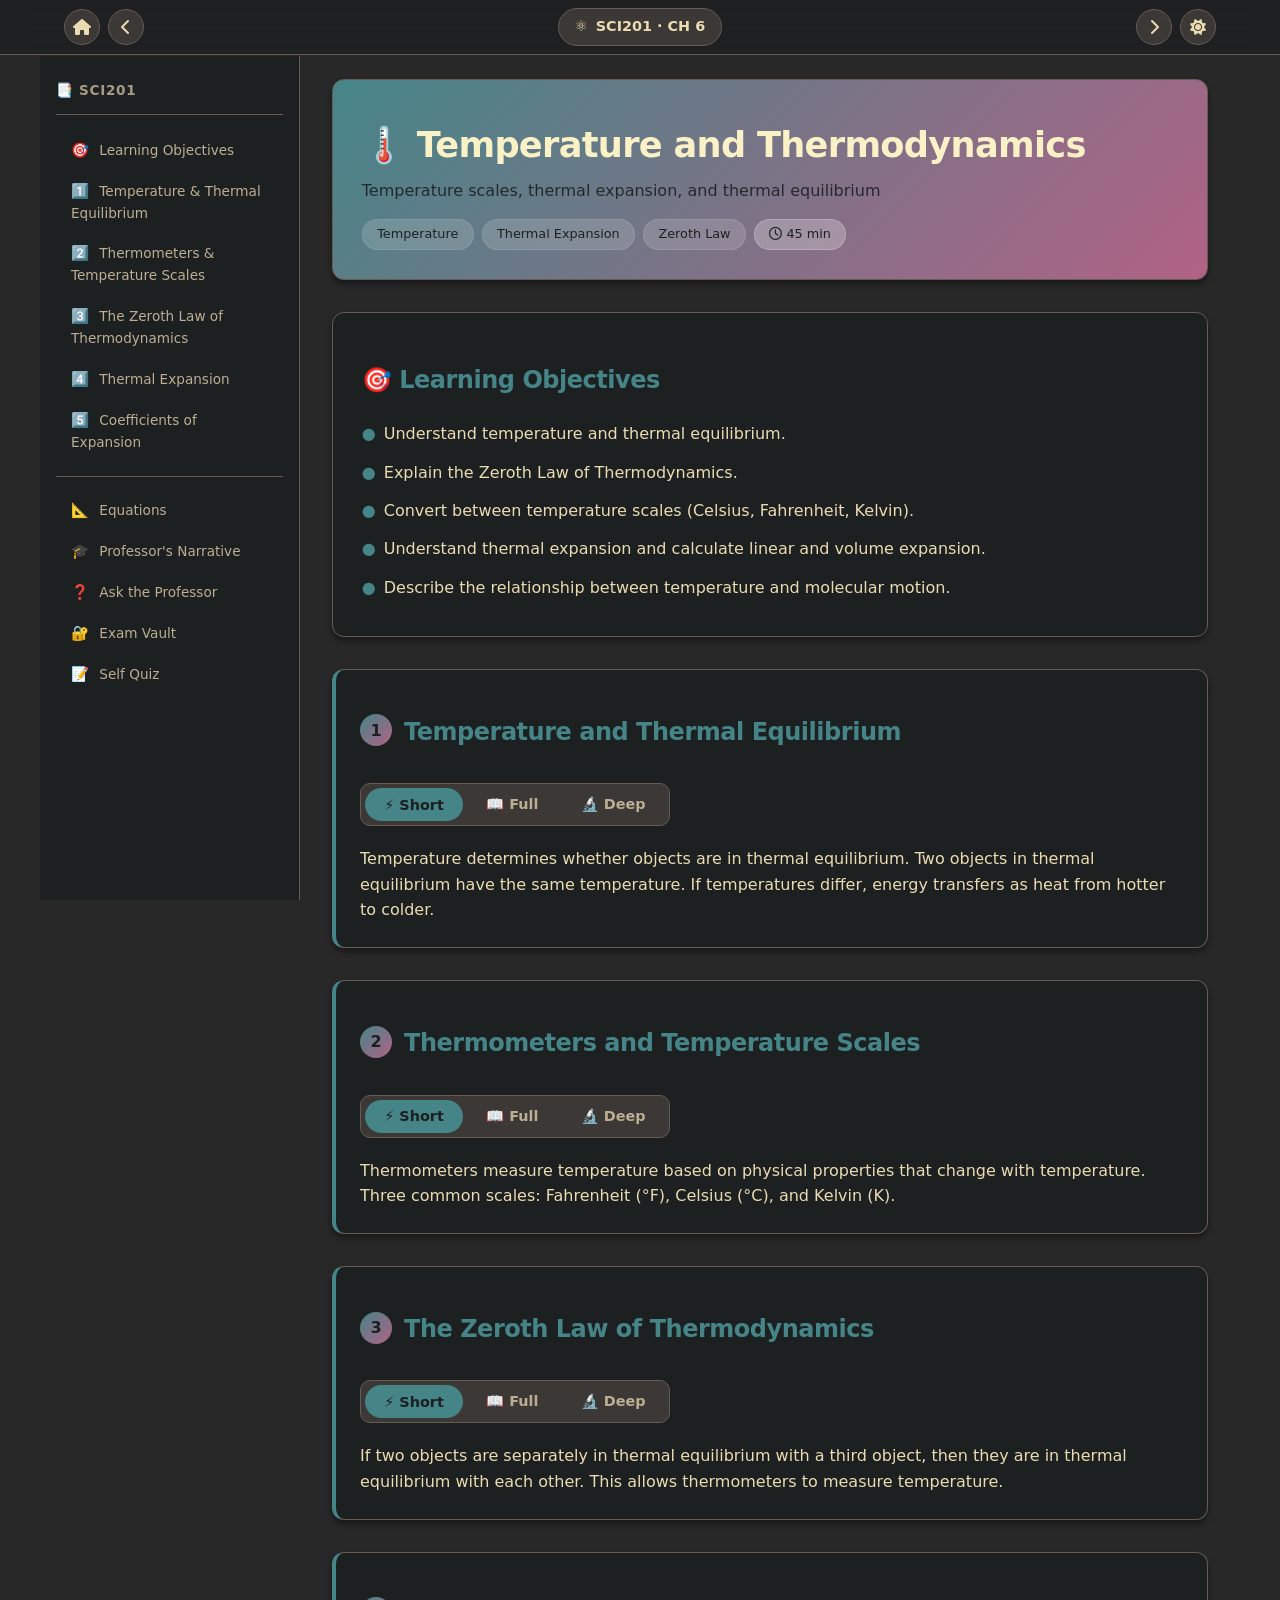
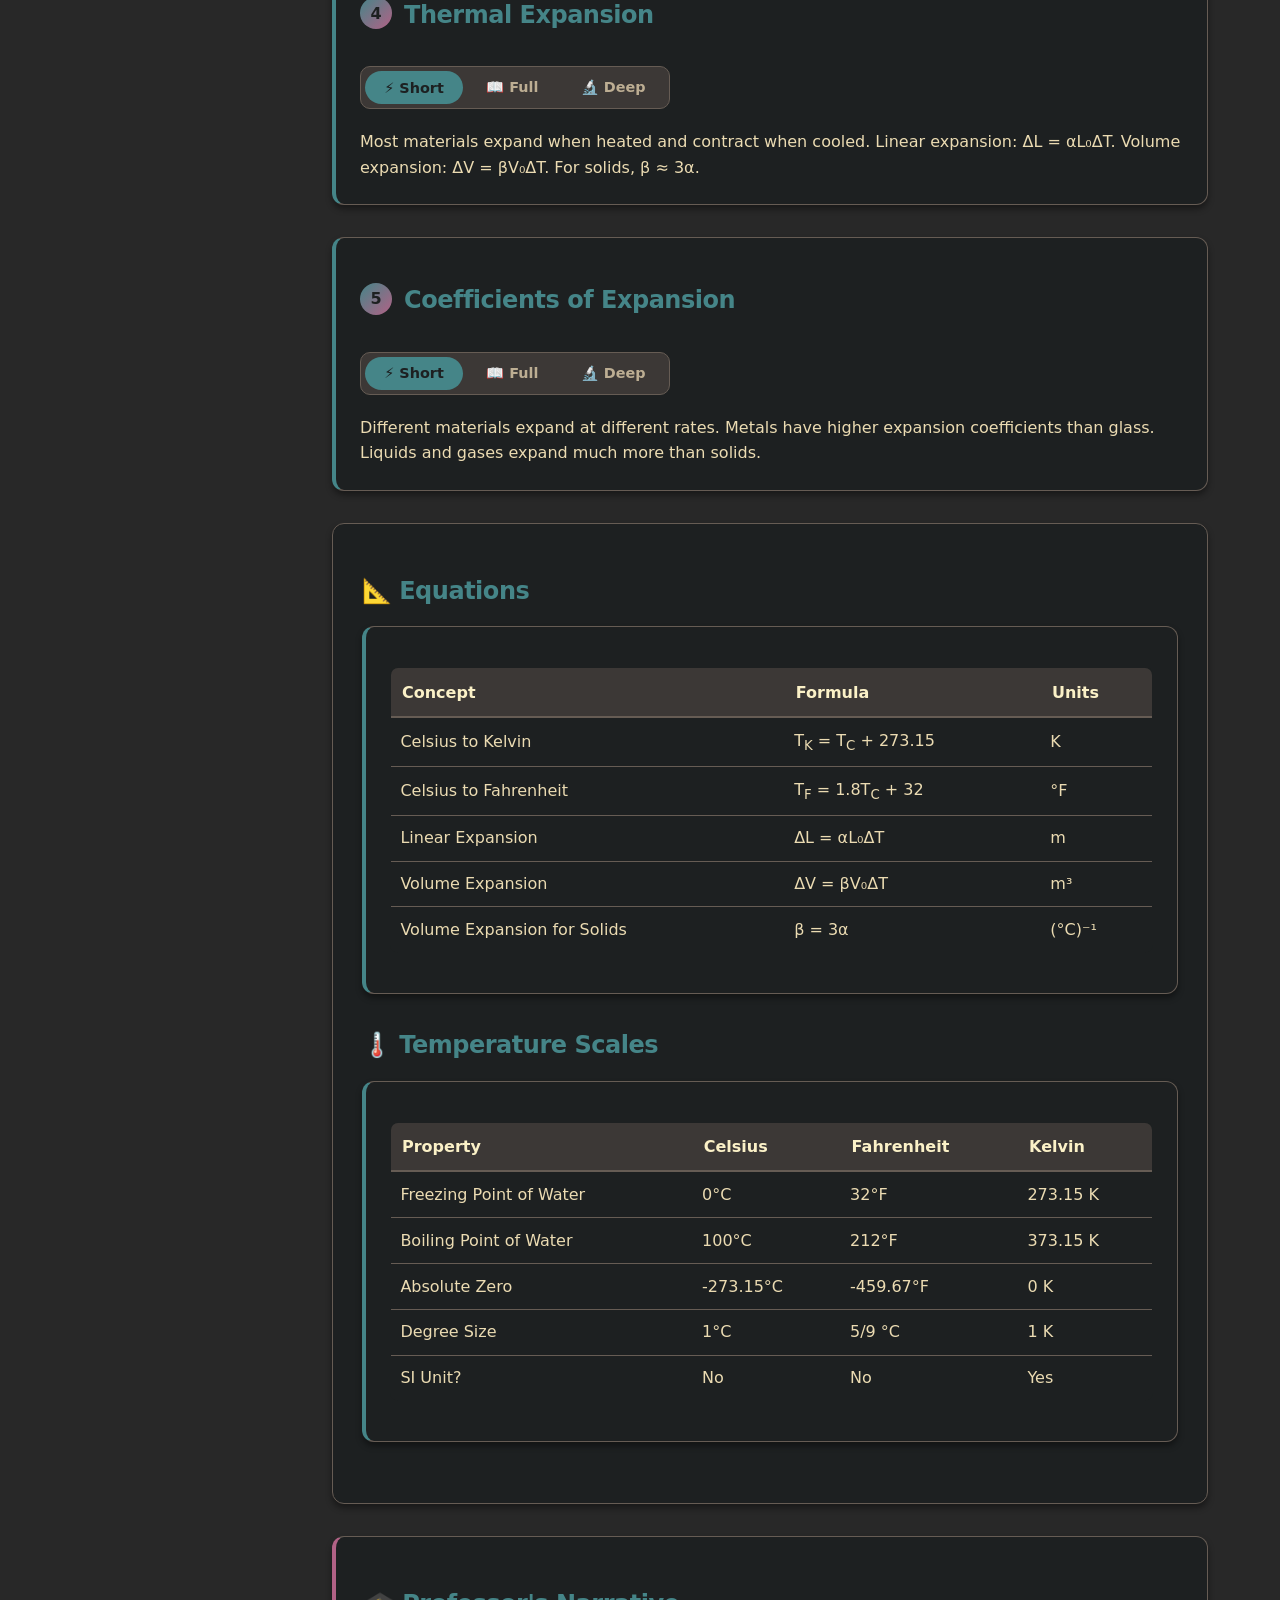
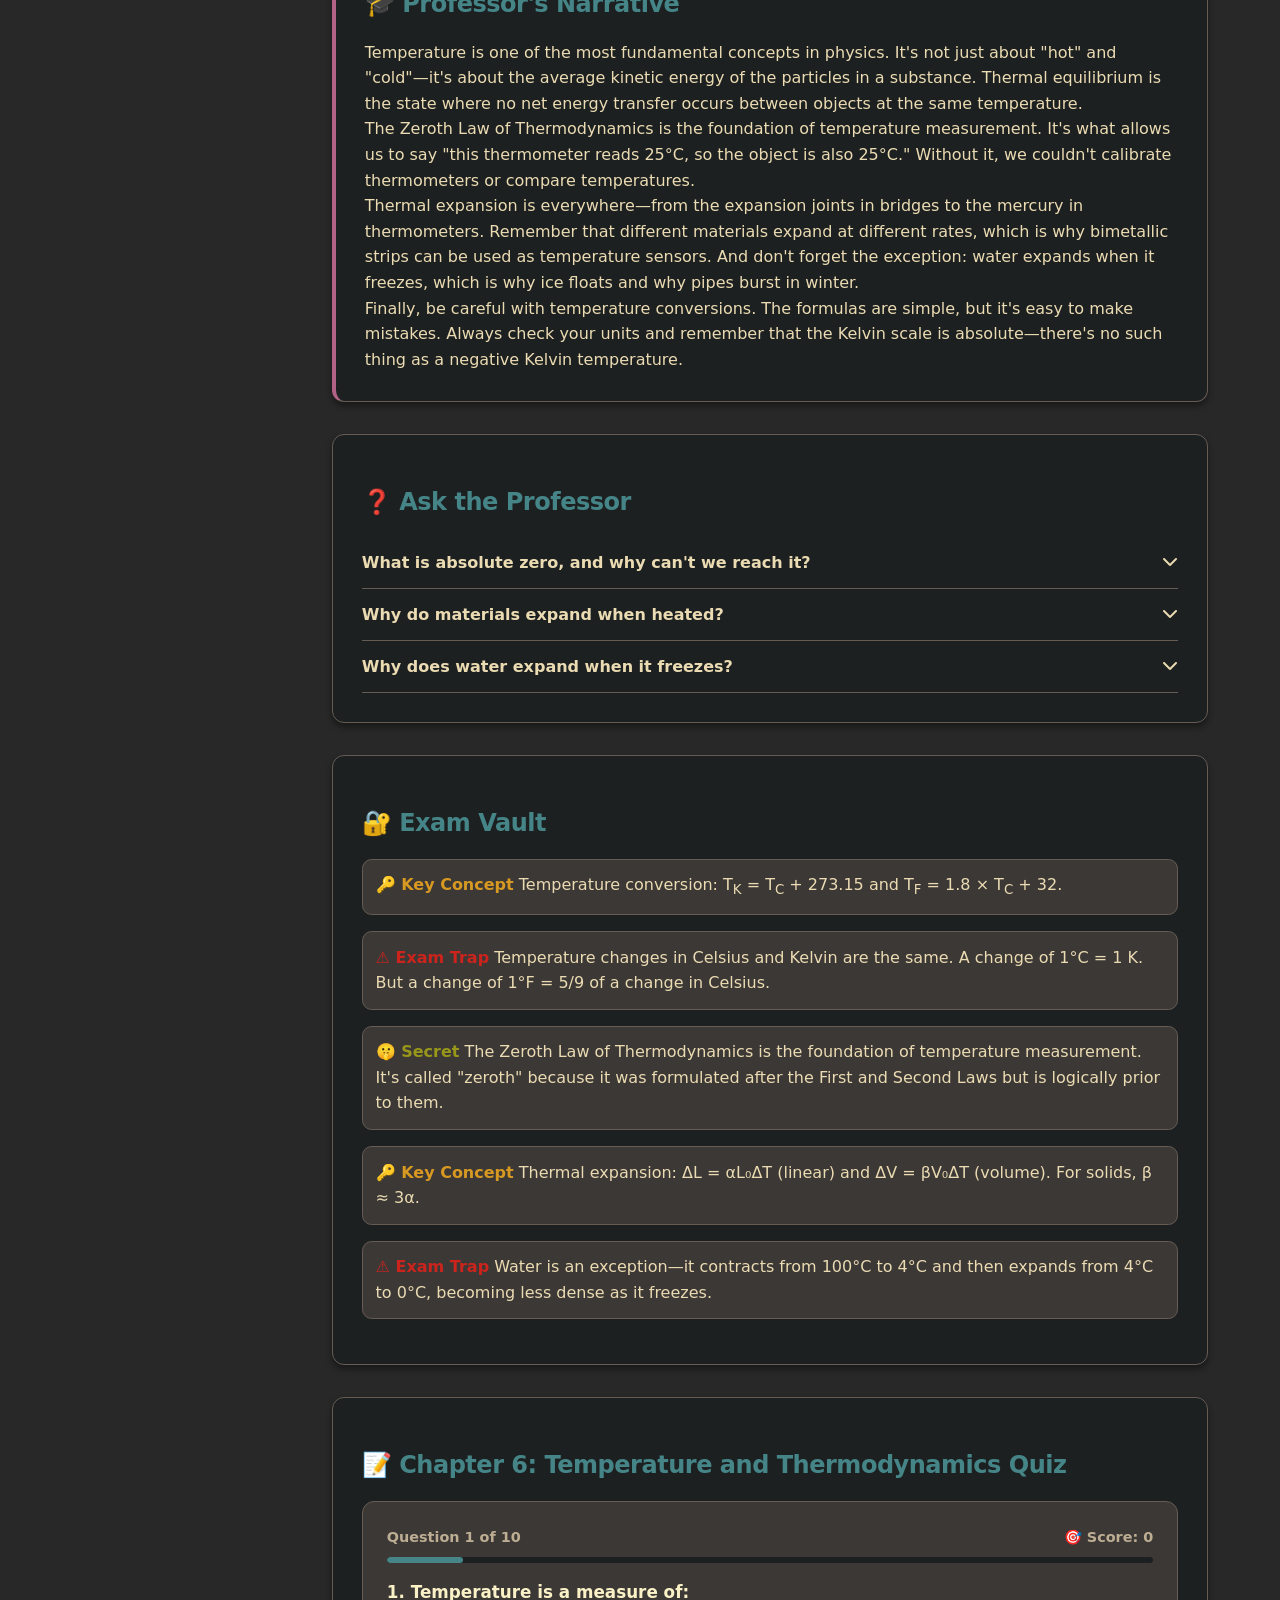
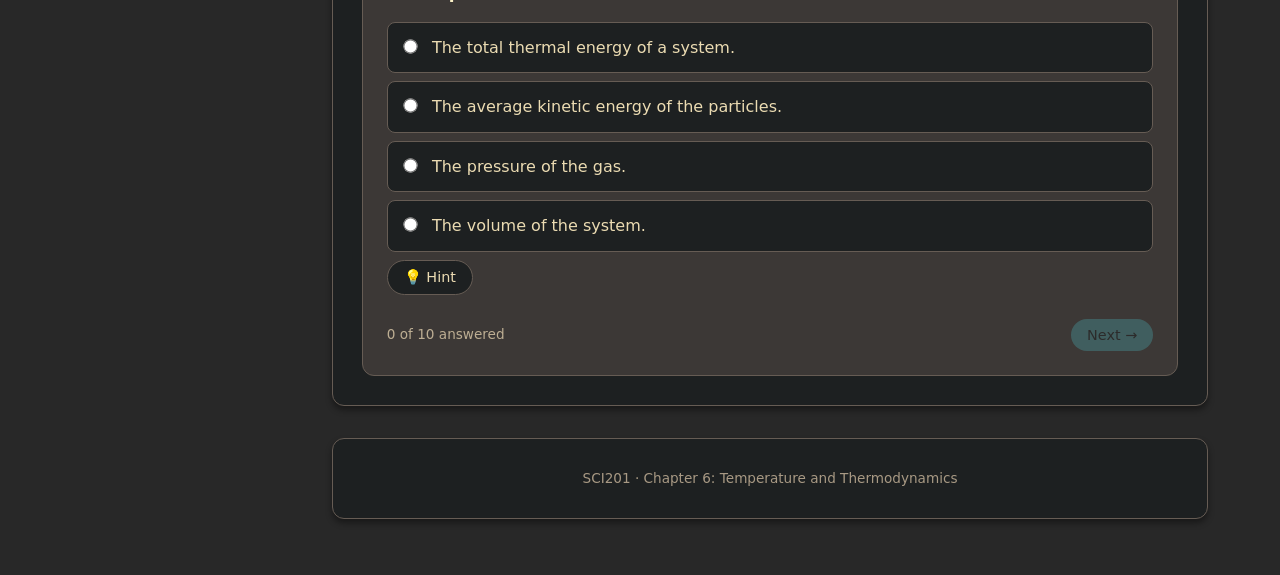
<file: chapters/chapter6.html>
<!doctype html>
<html lang="en">
    <head>
        <meta charset="UTF-8" />
        <meta
            name="viewport"
            content="width=device-width, initial-scale=1.0, user-scalable=yes"
        />
        <title>Chapter 6: Temperature and Thermodynamics · SCI201</title>
        <link
            rel="stylesheet"
            href="https://cdnjs.cloudflare.com/ajax/libs/font-awesome/6.5.0/css/all.min.css"
        />
        <style>
            /* ================================================================
               GRUVBOX COLOR PALETTE
               ================================================================ */
            :root {
                --bg: #fbf1c7;
                --bg0_h: #f9f5d7;
                --bg0: #fbf1c7;
                --bg1: #ebdbb2;
                --bg2: #d5c4a1;
                --bg3: #bdae93;
                --bg4: #a89984;
                --fg: #3c3836;
                --fg0: #282828;
                --fg1: #3c3836;
                --fg2: #504945;
                --fg3: #665c54;
                --fg4: #7c6f64;
                --gray: #928374;
                --red: #9d0006;
                --green: #79740e;
                --yellow: #b57614;
                --blue: #076678;
                --purple: #8f3f71;
                --aqua: #427b58;
                --orange: #d65d0e;
                --surface: var(--bg0_h);
                --surface-alt: var(--bg1);
                --text: var(--fg1);
                --text-secondary: var(--fg3);
                --text-muted: var(--fg4);
                --border: var(--bg3);
                --border-light: var(--bg2);
                --primary: var(--blue);
                --primary-light: var(--bg2);
                --accent: var(--yellow);
                --success: var(--green);
                --danger: var(--red);
                --warning: var(--orange);
                --shadow-sm: 0 1px 2px rgba(0, 0, 0, 0.05);
                --shadow:
                    0 4px 6px rgba(0, 0, 0, 0.04), 0 1px 3px rgba(0, 0, 0, 0.06);
                --radius: 12px;
                --radius-sm: 8px;
                --transition: 0.2s ease;
                --sidebar-width: 260px;
            }

            [data-theme="dark"] {
                --bg: #282828;
                --bg0_h: #1d2021;
                --bg0: #282828;
                --bg1: #3c3836;
                --bg2: #504945;
                --bg3: #665c54;
                --bg4: #7c6f64;
                --fg: #ebdbb2;
                --fg0: #fbf1c7;
                --fg1: #ebdbb2;
                --fg2: #d5c4a1;
                --fg3: #bdae93;
                --fg4: #a89984;
                --gray: #928374;
                --red: #cc241d;
                --green: #98971a;
                --yellow: #d79921;
                --blue: #458588;
                --purple: #b16286;
                --aqua: #689d6a;
                --orange: #d65d0e;
                --surface: var(--bg0_h);
                --surface-alt: var(--bg1);
                --text: var(--fg1);
                --text-secondary: var(--fg3);
                --text-muted: var(--fg4);
                --border: var(--bg3);
                --border-light: var(--bg2);
                --primary: var(--blue);
                --primary-light: var(--bg2);
                --shadow-sm: 0 1px 2px rgba(0, 0, 0, 0.3);
                --shadow: 0 4px 6px rgba(0, 0, 0, 0.4);
            }

            * {
                margin: 0;
                padding: 0;
                box-sizing: border-box;
            }

            body {
                font-family:
                    system-ui,
                    -apple-system,
                    "Segoe UI",
                    Roboto,
                    sans-serif;
                background: var(--bg);
                color: var(--text);
                line-height: 1.6;
                transition:
                    background var(--transition),
                    color var(--transition);
                min-height: 100vh;
                max-width: 1200px;
                margin: 0 auto;
                overflow-x: hidden;
            }

            .sidebar {
                width: var(--sidebar-width);
                flex-shrink: 0;
                position: sticky;
                top: 56px;
                height: calc(100vh - 56px);
                background: var(--surface);
                border-inline-end: 1px solid var(--border);
                padding: 1.5rem 1rem;
                display: flex;
                flex-direction: column;
                overflow-y: auto;
                overflow-x: hidden;
                z-index: 10;
                transition:
                    background var(--transition),
                    border-color var(--transition);
            }

            .sidebar-header {
                font-weight: 700;
                font-size: 0.85rem;
                text-transform: uppercase;
                letter-spacing: 0.05em;
                color: var(--text-muted);
                margin-bottom: 1rem;
                padding-bottom: 0.75rem;
                border-bottom: 1px solid var(--border);
            }

            .sidebar-nav {
                list-style: none;
                padding: 0;
                margin: 0;
                display: flex;
                flex-direction: column;
                gap: 2px;
            }

            .sidebar-nav li a {
                display: block;
                padding: 0.5rem 0.75rem;
                border-radius: 6px;
                color: var(--text-secondary);
                text-decoration: none;
                font-size: 0.85rem;
                font-weight: 500;
                transition: all 0.15s ease;
                border-left: 3px solid transparent;
            }

            .sidebar-nav li a:hover {
                background: var(--surface-alt);
                color: var(--text);
                border-left-color: var(--border);
            }

            .sidebar-nav li a.active {
                background: var(--primary-light);
                color: var(--primary);
                font-weight: 600;
                border-left-color: var(--primary);
            }

            .sidebar-nav li a .emoji {
                margin-right: 6px;
                font-size: 0.9rem;
            }
            .sidebar-divider {
                border: none;
                border-top: 1px solid var(--border);
                margin: 0.75rem 0;
            }

            .main-wrapper {
                flex: 1;
                min-width: 0;
                padding: 1.5rem 2rem;
            }

            header,
            section,
            footer,
            .concept-card,
            .professor-card,
            .ask-section,
            .vault-section,
            .quiz-section {
                background: var(--surface);
                border-radius: var(--radius);
                padding: 1.8rem;
                margin-bottom: 2rem;
                box-shadow: var(--shadow);
                border: 1px solid var(--border);
            }

            header {
                background: linear-gradient(135deg, var(--blue), var(--purple));
                color: var(--bg0_h);
            }

            h1,
            h2,
            h3 {
                font-weight: 600;
                letter-spacing: -0.02em;
                color: var(--fg0);
                scroll-margin-top: 1rem;
            }
            h1 {
                font-size: 2.2rem;
                margin: 0.5rem 0 0.3rem;
            }
            h2 {
                font-size: 1.5rem;
                margin: 1.2rem 0 1rem;
                display: flex;
                align-items: center;
                gap: 0.5rem;
                color: var(--primary);
            }

            .nav-btn {
                background: var(--primary);
                border: none;
                color: var(--bg0_h);
                padding: 0.5rem 1rem;
                border-radius: 2rem;
                font-weight: 500;
                text-decoration: none;
                display: inline-flex;
                align-items: center;
                gap: 0.4rem;
                font-size: 0.9rem;
                cursor: pointer;
                transition: 0.2s;
                font-family: inherit;
            }
            .nav-btn:hover {
                filter: brightness(1.1);
                text-decoration: none;
                color: var(--bg0_h);
            }
            .nav-btn:disabled {
                opacity: 0.5;
                cursor: not-allowed;
            }

            .tag-list {
                display: flex;
                flex-wrap: wrap;
                gap: 0.5rem;
                margin-top: 1rem;
            }
            .tag {
                background: rgba(255, 255, 255, 0.15);
                color: var(--bg0_h);
                padding: 0.25rem 0.9rem;
                border-radius: 2rem;
                font-size: 0.8rem;
                font-weight: 500;
                border: 1px solid rgba(255, 255, 255, 0.1);
            }
            .tag--accent {
                background: rgba(255, 255, 255, 0.25);
                border-color: rgba(255, 255, 255, 0.2);
            }

            .objectives-list {
                list-style: none;
                padding-left: 0;
            }
            .objectives-list li {
                padding: 0.4rem 0;
                display: flex;
                align-items: baseline;
                gap: 0.5rem;
                color: var(--text);
            }
            .objectives-list li::before {
                content: "●";
                color: var(--primary);
                font-weight: bold;
            }

            .concept-card {
                border-left: 4px solid var(--primary);
                padding: 1.5rem;
                scroll-margin-top: 1rem;
            }
            .concept-header {
                display: flex;
                align-items: center;
                gap: 0.75rem;
                margin-bottom: 1rem;
            }
            .concept-number {
                background: linear-gradient(135deg, var(--blue), var(--purple));
                color: var(--bg0_h);
                width: 32px;
                height: 32px;
                border-radius: 50%;
                display: flex;
                align-items: center;
                justify-content: center;
                font-weight: 700;
            }

            .depth-tabs {
                display: inline-flex;
                gap: 4px;
                margin-bottom: 20px;
                background: var(--surface-alt);
                padding: 4px;
                border-radius: 10px;
                border: 1px solid var(--border);
            }
            .depth-tab {
                background: transparent;
                border: none;
                padding: 0.5rem 1.2rem;
                font-weight: 600;
                color: var(--text-secondary);
                cursor: pointer;
                border-radius: 2rem;
                transition: 0.2s;
                font-size: 0.9rem;
                font-family: inherit;
            }
            .depth-tab.active {
                background: var(--primary);
                color: var(--bg0_h);
            }

            .depth-content {
                display: none;
                animation: fade 0.2s ease;
                color: var(--text);
            }
            .depth-content.active {
                display: block;
            }
            @keyframes fade {
                from {
                    opacity: 0.3;
                }
                to {
                    opacity: 1;
                }
            }

            .formula {
                background: var(--surface-alt);
                padding: 0.8rem 1.2rem;
                border-radius: var(--radius-sm);
                margin: 1rem 0;
                font-family: "Courier New", monospace;
                font-weight: 500;
                border-left: 4px solid var(--primary);
                color: var(--fg0);
            }
            .label {
                display: block;
                font-size: 0.7rem;
                text-transform: uppercase;
                letter-spacing: 0.05em;
                color: var(--primary);
                margin-bottom: 0.2rem;
                font-weight: 600;
            }

            .note-box {
                background: var(--accent);
                border-left: 4px solid var(--orange);
                padding: 0.8rem 1rem;
                border-radius: 0.5rem;
                margin: 1.2rem 0;
                color: var(--bg0_h);
            }
            [data-theme="light"] .note-box {
                color: var(--fg0);
                background: var(--bg2);
            }

            .comparison-table-wrap {
                overflow-x: auto;
                margin: 1rem 0;
            }
            .comparison-table {
                width: 100%;
                border-collapse: collapse;
                background: var(--surface);
                border-radius: 0.5rem;
                overflow: hidden;
                border: 1px solid var(--border);
            }
            .comparison-table th {
                background: var(--surface-alt);
                padding: 0.7rem;
                text-align: left;
                color: var(--fg0);
                border-bottom: 2px solid var(--border);
            }
            .comparison-table td {
                padding: 0.6rem;
                border-bottom: 1px solid var(--border);
                color: var(--text);
            }

            .professor-card {
                border-left: 4px solid var(--purple);
            }
            .vault-entry {
                margin-bottom: 1rem;
                padding: 0.8rem;
                border-radius: 0.6rem;
                background: var(--surface-alt);
                border: 1px solid var(--border);
                color: var(--text);
            }
            .vault-type {
                font-weight: 700;
                margin-bottom: 0.3rem;
            }
            .vault-type--key {
                color: var(--accent);
            }
            .vault-type--trap {
                color: var(--red);
            }
            .vault-type--secret {
                color: var(--green);
            }

            .accordion-item {
                border-bottom: 1px solid var(--border);
            }
            .accordion-trigger {
                width: 100%;
                background: none;
                border: none;
                text-align: left;
                padding: 1rem 0;
                font-weight: 600;
                display: flex;
                justify-content: space-between;
                color: var(--text);
                cursor: pointer;
                font-family: inherit;
                font-size: 1rem;
            }
            .accordion-body {
                max-height: 0;
                overflow: hidden;
                transition: max-height 0.3s ease;
                padding: 0 0.5rem;
                color: var(--text-secondary);
            }
            .accordion-body.open {
                max-height: 300px;
                padding-bottom: 1rem;
            }

            .quiz-card {
                background: var(--surface-alt);
                border: 1px solid var(--border);
                padding: 1.5rem;
                border-radius: var(--radius);
            }
            .quiz-header {
                display: flex;
                justify-content: space-between;
                color: var(--text-secondary);
                margin-bottom: 0.5rem;
                font-weight: 600;
                font-size: 0.9rem;
            }
            .quiz-question {
                font-weight: 600;
                color: var(--fg0);
                margin: 1rem 0;
                font-size: 1.05rem;
                line-height: 1.6;
            }
            .quiz-options label {
                display: block;
                margin: 0.5rem 0;
                cursor: pointer;
                padding: 0.75rem 1rem;
                border-radius: var(--radius-sm);
                border: 1px solid var(--border);
                transition: 0.2s;
                background: var(--surface);
                color: var(--text);
            }
            .quiz-options label:hover {
                border-color: var(--primary);
                background: var(--bg2);
            }
            .quiz-options input[type="radio"] {
                margin-right: 10px;
                accent-color: var(--primary);
                transform: scale(1.1);
            }
            .quiz-feedback {
                background: var(--surface);
                padding: 0.8rem 1rem;
                border-radius: var(--radius-sm);
                margin-top: 1rem;
                border-left: 4px solid var(--primary);
                color: var(--text);
                line-height: 1.6;
            }
            .hidden {
                display: none !important;
            }
            button {
                cursor: pointer;
            }
            footer {
                text-align: center;
                font-size: 0.85rem;
                color: var(--text-muted);
                border-top: 1px solid var(--border);
            }

            #quiz-hint-btn,
            #quiz-prev-btn {
                background: var(--surface);
                color: var(--text);
                border: 1px solid var(--border);
            }
            #quiz-hint-btn:hover,
            #quiz-prev-btn:hover {
                background: var(--primary);
                color: var(--bg0_h);
                border-color: var(--primary);
            }
            #quiz-next-btn,
            #retry-btn {
                background: var(--primary);
                color: var(--bg0_h);
                border: none;
            }
            .score-display {
                color: var(--primary);
                font-weight: 700;
                font-size: 2rem;
            }

            .sidebar-toggle {
                display: none;
                background: var(--primary);
                color: var(--bg0_h);
                border: none;
                width: 40px;
                height: 40px;
                border-radius: 50%;
                font-size: 1.2rem;
                cursor: pointer;
                box-shadow: var(--shadow);
            }

            @media (max-width: 900px) {
                .toolbar-hamburger {
                    display: none !important;
                }
                .sidebar {
                    display: none !important;
                }
                .toolbar {
                    width: 100%;
                    margin-left: 0;
                    margin-right: 0;
                    padding: 0.5rem 1rem;
                    left: 0;
                    right: 0;
                }
                .concept-number {
                    min-width: 32px;
                    min-height: 32px;
                    width: auto;
                    height: auto;
                    padding: 0.25rem 0.5rem;
                    flex-shrink: 0;
                }
                html,
                body {
                    overflow-x: clip;
                    width: 100%;
                }
                .sidebar {
                    position: fixed;
                    left: -100%;
                    top: 56px;
                    height: calc(100vh - 56px);
                    width: 280px;
                    transition: left 0.3s ease;
                    z-index: 15;
                }
                .sidebar.open {
                    left: 0;
                }
                .toolbar-hamburger {
                    display: none !important;
                    align-items: center;
                    justify-content: center;
                }
                .main-wrapper {
                    padding: 1rem;
                    width: 100%;
                }
            }

            .toolbar {
                position: sticky;
                top: 0;
                z-index: 50;
                width: 100vw;
                left: 0;
                right: 0;
                background: rgba(251, 241, 199, 0.85);
                backdrop-filter: blur(12px);
                -webkit-backdrop-filter: blur(12px);
                border-bottom: 1px solid var(--border);
                padding: 0.5rem calc((100vw - 1200px) / 2 + 1.5rem);
                display: flex;
                align-items: center;
                justify-content: space-between;
                gap: 1rem;
                margin-left: calc(-50vw + 600px);
                margin-right: calc(-50vw + 600px);
            }
            [data-theme="dark"] .toolbar {
                background: rgba(29, 32, 33, 0.9);
            }
            .toolbar-left,
            .toolbar-right {
                display: flex;
                align-items: center;
                gap: 0.5rem;
            }
            .toolbar-center {
                display: flex;
                align-items: center;
                gap: 0.5rem;
                font-weight: 700;
                font-size: 0.9rem;
                color: var(--text);
                background: var(--surface-alt);
                padding: 0.4rem 1rem;
                border-radius: 2rem;
                border: 1px solid var(--border);
            }
            .toolbar-btn {
                background: var(--surface-alt);
                border: 1px solid var(--border);
                color: var(--text);
                width: 36px;
                height: 36px;
                border-radius: 50%;
                display: flex;
                align-items: center;
                justify-content: center;
                cursor: pointer;
                text-decoration: none;
                font-size: 1rem;
                transition: all 0.2s ease;
            }
            .toolbar-btn:hover {
                background: var(--primary);
                color: var(--bg0_h);
                border-color: var(--aqua);
            }
            .toolbar-btn.disabled-btn {
                opacity: 0.3;
                cursor: not-allowed;
                pointer-events: none;
            }
            .scroll-top-btn {
                position: fixed;
                bottom: 2rem;
                right: 2rem;
                z-index: 100;
                background: var(--primary);
                color: var(--bg0_h);
                border: none;
                width: 44px;
                height: 44px;
                border-radius: 50%;
                font-size: 1.2rem;
                cursor: pointer;
                box-shadow: var(--shadow);
                display: none;
                align-items: center;
                justify-content: center;
                transition: all 0.3s ease;
            }
            .scroll-top-btn.visible {
                display: flex;
            }
            .scroll-top-btn:hover {
                filter: brightness(1.1);
                transform: translateY(-2px);
            }
            @media (max-width: 900px) {
                .scroll-top-btn {
                    bottom: 1.5rem;
                    right: 1.5rem;
                }
            }
        </style>
    </head>
    <body>
        <aside class="sidebar" id="sidebar">
            <div class="sidebar-header">📑 SCI201</div>
            <ul class="sidebar-nav">
                <li>
                    <a href="#objectives"
                        ><span class="emoji">🎯</span> Learning Objectives</a
                    >
                </li>
                <li>
                    <a href="#concept1"
                        ><span class="emoji">1️⃣</span> Temperature & Thermal
                        Equilibrium</a
                    >
                </li>
                <li>
                    <a href="#concept2"
                        ><span class="emoji">2️⃣</span> Thermometers &
                        Temperature Scales</a
                    >
                </li>
                <li>
                    <a href="#concept3"
                        ><span class="emoji">3️⃣</span> The Zeroth Law of
                        Thermodynamics</a
                    >
                </li>
                <li>
                    <a href="#concept4"
                        ><span class="emoji">4️⃣</span> Thermal Expansion</a
                    >
                </li>
                <li>
                    <a href="#concept5"
                        ><span class="emoji">5️⃣</span> Coefficients of
                        Expansion</a
                    >
                </li>
                <hr class="sidebar-divider" />
                <li>
                    <a href="#formulas"
                        ><span class="emoji">📐</span> Equations</a
                    >
                </li>
                <li>
                    <a href="#narrative"
                        ><span class="emoji">🎓</span> Professor's Narrative</a
                    >
                </li>
                <li>
                    <a href="#ask-professor"
                        ><span class="emoji">❓</span> Ask the Professor</a
                    >
                </li>
                <li>
                    <a href="#exam-vault"
                        ><span class="emoji">🔐</span> Exam Vault</a
                    >
                </li>
                <li>
                    <a href="#quiz"><span class="emoji">📝</span> Self Quiz</a>
                </li>
            </ul>
        </aside>

        <div class="main-wrapper">
            <header>
                <h1>🌡️ Temperature and Thermodynamics</h1>
                <p style="color: var(--bg0_h); opacity: 0.9">
                    Temperature scales, thermal expansion, and thermal
                    equilibrium
                </p>
                <div class="tag-list">
                    <span class="tag">Temperature</span>
                    <span class="tag">Thermal Expansion</span>
                    <span class="tag">Zeroth Law</span>
                    <span class="tag tag--accent"
                        ><i class="fa-regular fa-clock"></i> 45 min</span
                    >
                </div>
            </header>

            <main>
                <section id="objectives">
                    <h2>🎯 Learning Objectives</h2>
                    <ul class="objectives-list">
                        <li>Understand temperature and thermal equilibrium.</li>
                        <li>Explain the Zeroth Law of Thermodynamics.</li>
                        <li>
                            Convert between temperature scales (Celsius,
                            Fahrenheit, Kelvin).
                        </li>
                        <li>
                            Understand thermal expansion and calculate linear
                            and volume expansion.
                        </li>
                        <li>
                            Describe the relationship between temperature and
                            molecular motion.
                        </li>
                    </ul>
                </section>

                <div class="concept-card" id="concept1">
                    <div class="concept-header">
                        <span class="concept-number">1</span>
                        <h2>Temperature and Thermal Equilibrium</h2>
                    </div>
                    <div class="depth-tabs">
                        <button class="depth-tab active" data-layer="short">
                            ⚡ Short
                        </button>
                        <button class="depth-tab" data-layer="full">
                            📖 Full
                        </button>
                        <button class="depth-tab" data-layer="deep">
                            🔬 Deep
                        </button>
                    </div>
                    <div data-layer="short" class="depth-content active">
                        <p>
                            Temperature determines whether objects are in
                            thermal equilibrium. Two objects in thermal
                            equilibrium have the same temperature. If
                            temperatures differ, energy transfers as heat from
                            hotter to colder.
                        </p>
                    </div>
                    <div data-layer="full" class="depth-content">
                        <p>
                            Temperature is a measure of the average kinetic
                            energy of the particles in a substance. It
                            determines whether energy will transfer between two
                            objects in thermal contact. If two objects have the
                            same temperature, they are in thermal equilibrium,
                            and no net energy transfer occurs.
                        </p>
                    </div>
                    <div data-layer="deep" class="depth-content">
                        <p>
                            Temperature is an intensive property—it doesn't
                            depend on the amount of material present. It's
                            fundamentally related to the average kinetic energy
                            of atoms or molecules. Our senses provide a
                            qualitative indication of temperature, but they are
                            unreliable; we need thermometers for quantitative
                            measurement.
                        </p>
                    </div>
                </div>

                <div class="concept-card" id="concept2">
                    <div class="concept-header">
                        <span class="concept-number">2</span>
                        <h2>Thermometers and Temperature Scales</h2>
                    </div>
                    <div class="depth-tabs">
                        <button class="depth-tab active" data-layer="short">
                            ⚡ Short
                        </button>
                        <button class="depth-tab" data-layer="full">
                            📖 Full
                        </button>
                        <button class="depth-tab" data-layer="deep">
                            🔬 Deep
                        </button>
                    </div>
                    <div data-layer="short" class="depth-content active">
                        <p>
                            Thermometers measure temperature based on physical
                            properties that change with temperature. Three
                            common scales: Fahrenheit (°F), Celsius (°C), and
                            Kelvin (K).
                        </p>
                    </div>
                    <div data-layer="full" class="depth-content">
                        <p>
                            Thermometers utilize physical properties that change
                            predictably: volume of a liquid, pressure of a gas,
                            electrical resistance, or color of an object.
                        </p>
                        <p>
                            <strong>Celsius:</strong> Water freezes at 0°C,
                            boils at 100°C
                        </p>
                        <p>
                            <strong>Fahrenheit:</strong> Water freezes at 32°F,
                            boils at 212°F
                        </p>
                        <p>
                            <strong>Kelvin:</strong> Absolute scale; 0 K is
                            absolute zero (-273.15°C)
                        </p>
                    </div>
                    <div data-layer="deep" class="depth-content">
                        <p>
                            The Kelvin scale is the SI unit. 0 K represents
                            absolute zero, where molecular motion ceases. A
                            temperature change of 1°C equals a change of 1 K.
                            The Fahrenheit degree is smaller (1°F = 5/9 of a
                            Celsius degree). The conversion formulas are:
                        </p>
                        <div class="formula">
                            <span class="label">Celsius to Kelvin</span> T<sub
                                >K</sub
                            >
                            = T<sub>C</sub> + 273.15
                        </div>
                        <div class="formula">
                            <span class="label">Celsius to Fahrenheit</span>
                            T<sub>F</sub> = 1.8 × T<sub>C</sub> + 32
                        </div>
                    </div>
                </div>

                <div class="concept-card" id="concept3">
                    <div class="concept-header">
                        <span class="concept-number">3</span>
                        <h2>The Zeroth Law of Thermodynamics</h2>
                    </div>
                    <div class="depth-tabs">
                        <button class="depth-tab active" data-layer="short">
                            ⚡ Short
                        </button>
                        <button class="depth-tab" data-layer="full">
                            📖 Full
                        </button>
                        <button class="depth-tab" data-layer="deep">
                            🔬 Deep
                        </button>
                    </div>
                    <div data-layer="short" class="depth-content active">
                        <p>
                            If two objects are separately in thermal equilibrium
                            with a third object, then they are in thermal
                            equilibrium with each other. This allows
                            thermometers to measure temperature.
                        </p>
                    </div>
                    <div data-layer="full" class="depth-content">
                        <p>
                            If objects A and B are each in thermal equilibrium
                            with a third object C (a thermometer), then A and B
                            are in thermal equilibrium with each other. This
                            provides a foundation for temperature measurement—a
                            thermometer measures its own temperature, and by the
                            Zeroth Law, that is also the temperature of the
                            object it's in contact with.
                        </p>
                    </div>
                    <div data-layer="deep" class="depth-content">
                        <p>
                            The Zeroth Law is called "zeroth" because it was
                            formulated after the First and Second Laws, but it's
                            logically prior to them—it establishes temperature
                            as a measurable quantity. Without it, the concept of
                            temperature would be ill-defined. The law allows us
                            to calibrate thermometers and compare temperatures.
                        </p>
                    </div>
                </div>

                <div class="concept-card" id="concept4">
                    <div class="concept-header">
                        <span class="concept-number">4</span>
                        <h2>Thermal Expansion</h2>
                    </div>
                    <div class="depth-tabs">
                        <button class="depth-tab active" data-layer="short">
                            ⚡ Short
                        </button>
                        <button class="depth-tab" data-layer="full">
                            📖 Full
                        </button>
                        <button class="depth-tab" data-layer="deep">
                            🔬 Deep
                        </button>
                    </div>
                    <div data-layer="short" class="depth-content active">
                        <p>
                            Most materials expand when heated and contract when
                            cooled. Linear expansion: ΔL = αL₀ΔT. Volume
                            expansion: ΔV = βV₀ΔT. For solids, β ≈ 3α.
                        </p>
                    </div>
                    <div data-layer="full" class="depth-content">
                        <p>
                            Thermal expansion occurs because particles vibrate
                            more at higher temperatures and move farther apart
                            on average.
                        </p>
                        <div class="formula">
                            <span class="label">Linear Expansion</span> ΔL =
                            αL₀ΔT
                        </div>
                        <p>
                            where α is the coefficient of linear expansion
                            (°C⁻¹).
                        </p>
                        <div class="formula">
                            <span class="label">Volume Expansion</span> ΔV =
                            βV₀ΔT
                        </div>
                        <p>
                            where β is the coefficient of volume expansion
                            (°C⁻¹). For solids, β ≈ 3α.
                        </p>
                    </div>
                    <div data-layer="deep" class="depth-content">
                        <p>
                            Bridges have expansion joints to accommodate
                            temperature changes. Thermometers rely on the
                            expansion of liquids. Bimetallic strips (two metals
                            with different expansion coefficients) are used in
                            thermostats. Water is unusual—it contracts from
                            100°C to 4°C, then expands as it cools to 0°C. This
                            is why ice floats and lakes freeze from the top
                            down.
                        </p>
                    </div>
                </div>

                <div class="concept-card" id="concept5">
                    <div class="concept-header">
                        <span class="concept-number">5</span>
                        <h2>Coefficients of Expansion</h2>
                    </div>
                    <div class="depth-tabs">
                        <button class="depth-tab active" data-layer="short">
                            ⚡ Short
                        </button>
                        <button class="depth-tab" data-layer="full">
                            📖 Full
                        </button>
                        <button class="depth-tab" data-layer="deep">
                            🔬 Deep
                        </button>
                    </div>
                    <div data-layer="short" class="depth-content active">
                        <p>
                            Different materials expand at different rates.
                            Metals have higher expansion coefficients than
                            glass. Liquids and gases expand much more than
                            solids.
                        </p>
                    </div>
                    <div data-layer="full" class="depth-content">
                        <div class="comparison-table-wrap">
                            <table class="comparison-table">
                                <thead>
                                    <tr>
                                        <th>Material</th>
                                        <th>Linear Expansion α (°C⁻¹)</th>
                                        <th>Volume Expansion β (°C⁻¹)</th>
                                    </tr>
                                </thead>
                                <tbody>
                                    <tr>
                                        <td>Aluminum</td>
                                        <td>24 × 10⁻⁶</td>
                                        <td>—</td>
                                    </tr>
                                    <tr>
                                        <td>Brass/Bronze</td>
                                        <td>19 × 10⁻⁶</td>
                                        <td>—</td>
                                    </tr>
                                    <tr>
                                        <td>Copper</td>
                                        <td>17 × 10⁻⁶</td>
                                        <td>—</td>
                                    </tr>
                                    <tr>
                                        <td>Steel</td>
                                        <td>11 × 10⁻⁶</td>
                                        <td>—</td>
                                    </tr>
                                    <tr>
                                        <td>Glass (ordinary)</td>
                                        <td>9 × 10⁻⁶</td>
                                        <td>—</td>
                                    </tr>
                                    <tr>
                                        <td>Glass (Pyrex)</td>
                                        <td>3.2 × 10⁻⁶</td>
                                        <td>—</td>
                                    </tr>
                                    <tr>
                                        <td>Invar (Ni-Fe alloy)</td>
                                        <td>0.9 × 10⁻⁶</td>
                                        <td>—</td>
                                    </tr>
                                    <tr>
                                        <td>Mercury</td>
                                        <td>—</td>
                                        <td>1.82 × 10⁻⁴</td>
                                    </tr>
                                    <tr>
                                        <td>Ethyl alcohol</td>
                                        <td>—</td>
                                        <td>1.12 × 10⁻⁴</td>
                                    </tr>
                                    <tr>
                                        <td>Gasoline</td>
                                        <td>—</td>
                                        <td>9.6 × 10⁻⁴</td>
                                    </tr>
                                    <tr>
                                        <td>Air</td>
                                        <td>—</td>
                                        <td>3.67 × 10⁻³</td>
                                    </tr>
                                </tbody>
                            </table>
                        </div>
                    </div>
                    <div data-layer="deep" class="depth-content">
                        <p>
                            Invar has an extremely low coefficient of expansion,
                            useful for precision instruments. Mercury has a
                            relatively high volume expansion coefficient, making
                            it suitable for thermometers. Gases expand much more
                            than liquids or solids for the same temperature
                            change.
                        </p>
                    </div>
                </div>

                <section id="formulas">
                    <h2>📐 Equations</h2>
                    <div class="concept-card">
                        <div class="comparison-table-wrap">
                            <table class="comparison-table">
                                <thead>
                                    <tr>
                                        <th>Concept</th>
                                        <th>Formula</th>
                                        <th>Units</th>
                                    </tr>
                                </thead>
                                <tbody>
                                    <tr>
                                        <td>Celsius to Kelvin</td>
                                        <td>
                                            T<sub>K</sub> = T<sub>C</sub> +
                                            273.15
                                        </td>
                                        <td>K</td>
                                    </tr>
                                    <tr>
                                        <td>Celsius to Fahrenheit</td>
                                        <td>
                                            T<sub>F</sub> = 1.8T<sub>C</sub> +
                                            32
                                        </td>
                                        <td>°F</td>
                                    </tr>
                                    <tr>
                                        <td>Linear Expansion</td>
                                        <td>ΔL = αL₀ΔT</td>
                                        <td>m</td>
                                    </tr>
                                    <tr>
                                        <td>Volume Expansion</td>
                                        <td>ΔV = βV₀ΔT</td>
                                        <td>m³</td>
                                    </tr>
                                    <tr>
                                        <td>Volume Expansion for Solids</td>
                                        <td>β = 3α</td>
                                        <td>(°C)⁻¹</td>
                                    </tr>
                                </tbody>
                            </table>
                        </div>
                    </div>

                    <h2>🌡️ Temperature Scales</h2>
                    <div class="concept-card">
                        <div class="comparison-table-wrap">
                            <table class="comparison-table">
                                <thead>
                                    <tr>
                                        <th>Property</th>
                                        <th>Celsius</th>
                                        <th>Fahrenheit</th>
                                        <th>Kelvin</th>
                                    </tr>
                                </thead>
                                <tbody>
                                    <tr>
                                        <td>Freezing Point of Water</td>
                                        <td>0°C</td>
                                        <td>32°F</td>
                                        <td>273.15 K</td>
                                    </tr>
                                    <tr>
                                        <td>Boiling Point of Water</td>
                                        <td>100°C</td>
                                        <td>212°F</td>
                                        <td>373.15 K</td>
                                    </tr>
                                    <tr>
                                        <td>Absolute Zero</td>
                                        <td>-273.15°C</td>
                                        <td>-459.67°F</td>
                                        <td>0 K</td>
                                    </tr>
                                    <tr>
                                        <td>Degree Size</td>
                                        <td>1°C</td>
                                        <td>5/9 °C</td>
                                        <td>1 K</td>
                                    </tr>
                                    <tr>
                                        <td>SI Unit?</td>
                                        <td>No</td>
                                        <td>No</td>
                                        <td>Yes</td>
                                    </tr>
                                </tbody>
                            </table>
                        </div>
                    </div>
                </section>

                <section class="professor-card" id="narrative">
                    <h2>🎓 Professor's Narrative</h2>
                    <p>
                        Temperature is one of the most fundamental concepts in
                        physics. It's not just about "hot" and "cold"—it's about
                        the average kinetic energy of the particles in a
                        substance. Thermal equilibrium is the state where no net
                        energy transfer occurs between objects at the same
                        temperature.
                    </p>
                    <p>
                        The Zeroth Law of Thermodynamics is the foundation of
                        temperature measurement. It's what allows us to say
                        "this thermometer reads 25°C, so the object is also
                        25°C." Without it, we couldn't calibrate thermometers or
                        compare temperatures.
                    </p>
                    <p>
                        Thermal expansion is everywhere—from the expansion
                        joints in bridges to the mercury in thermometers.
                        Remember that different materials expand at different
                        rates, which is why bimetallic strips can be used as
                        temperature sensors. And don't forget the exception:
                        water expands when it freezes, which is why ice floats
                        and why pipes burst in winter.
                    </p>
                    <p>
                        Finally, be careful with temperature conversions. The
                        formulas are simple, but it's easy to make mistakes.
                        Always check your units and remember that the Kelvin
                        scale is absolute—there's no such thing as a negative
                        Kelvin temperature.
                    </p>
                </section>

                <section class="ask-section" id="ask-professor">
                    <h2>❓ Ask the Professor</h2>
                    <div class="accordion">
                        <div class="accordion-item">
                            <button class="accordion-trigger">
                                What is absolute zero, and why can't we reach
                                it? <i class="fa-solid fa-chevron-down"></i>
                            </button>
                            <div class="accordion-body">
                                <p>
                                    Absolute zero (0 K or -273.15°C) is the
                                    temperature at which molecular motion
                                    ceases. According to the Third Law of
                                    Thermodynamics, it's impossible to reach
                                    absolute zero—you can only approach it
                                    asymptotically. As a system approaches
                                    absolute zero, the entropy approaches a
                                    minimum value, and it takes an infinite
                                    number of steps to actually reach 0 K.
                                </p>
                            </div>
                        </div>
                        <div class="accordion-item">
                            <button class="accordion-trigger">
                                Why do materials expand when heated?
                                <i class="fa-solid fa-chevron-down"></i>
                            </button>
                            <div class="accordion-body">
                                <p>
                                    When materials are heated, the particles
                                    (atoms or molecules) vibrate more
                                    vigorously. This increased vibration causes
                                    the average distance between particles to
                                    increase, which results in expansion. The
                                    material expands in all directions, which is
                                    why we see both linear and volume expansion.
                                </p>
                            </div>
                        </div>
                        <div class="accordion-item">
                            <button class="accordion-trigger">
                                Why does water expand when it freezes?
                                <i class="fa-solid fa-chevron-down"></i>
                            </button>
                            <div class="accordion-body">
                                <p>
                                    Water has a unique property due to its
                                    molecular structure (hydrogen bonding). In
                                    liquid water, molecules are packed
                                    relatively closely. When water freezes, the
                                    molecules form a crystalline structure (ice)
                                    that has more empty space between molecules
                                    than the liquid phase. This is why ice is
                                    less dense than liquid water and floats.
                                </p>
                            </div>
                        </div>
                    </div>
                </section>

                <section class="vault-section" id="exam-vault">
                    <h2>🔐 Exam Vault</h2>
                    <div class="vault-entry">
                        <span class="vault-type vault-type--key"
                            >🔑 Key Concept</span
                        >
                        Temperature conversion: T<sub>K</sub> = T<sub>C</sub> +
                        273.15 and T<sub>F</sub> = 1.8 × T<sub>C</sub> + 32.
                    </div>
                    <div class="vault-entry">
                        <span class="vault-type vault-type--trap"
                            >⚠️ Exam Trap</span
                        >
                        Temperature changes in Celsius and Kelvin are the same.
                        A change of 1°C = 1 K. But a change of 1°F = 5/9 of a
                        change in Celsius.
                    </div>
                    <div class="vault-entry">
                        <span class="vault-type vault-type--secret"
                            >🤫 Secret</span
                        >
                        The Zeroth Law of Thermodynamics is the foundation of
                        temperature measurement. It's called "zeroth" because it
                        was formulated after the First and Second Laws but is
                        logically prior to them.
                    </div>
                    <div class="vault-entry">
                        <span class="vault-type vault-type--key"
                            >🔑 Key Concept</span
                        >
                        Thermal expansion: ΔL = αL₀ΔT (linear) and ΔV = βV₀ΔT
                        (volume). For solids, β ≈ 3α.
                    </div>
                    <div class="vault-entry">
                        <span class="vault-type vault-type--trap"
                            >⚠️ Exam Trap</span
                        >
                        Water is an exception—it contracts from 100°C to 4°C and
                        then expands from 4°C to 0°C, becoming less dense as it
                        freezes.
                    </div>
                </section>

                <section class="quiz-section" id="quiz">
                    <h2>📝 Chapter 6: Temperature and Thermodynamics Quiz</h2>
                    <div id="quiz-container"></div>
                </section>
            </main>

            <footer>SCI201 · Chapter 6: Temperature and Thermodynamics</footer>
        </div>

        <script>
            (function () {
                window.toggleTheme = function () {
                    const html = document.documentElement;
                    const cur = html.getAttribute("data-theme");
                    const next = cur === "dark" ? "light" : "dark";
                    html.setAttribute("data-theme", next);
                    localStorage.setItem("garden_theme", next);
                };
                const saved = localStorage.getItem("garden_theme") || "dark";
                document.documentElement.setAttribute("data-theme", saved);

                document.querySelectorAll(".depth-tabs").forEach((tabGroup) => {
                    const card = tabGroup.closest(".concept-card");
                    if (!card) return;
                    const tabs = tabGroup.querySelectorAll(".depth-tab");
                    const contents = card.querySelectorAll(".depth-content");
                    tabs.forEach((tab) => {
                        tab.addEventListener("click", function () {
                            const layer = this.dataset.layer;
                            tabs.forEach((t) => t.classList.remove("active"));
                            this.classList.add("active");
                            contents.forEach((c) => {
                                c.classList.remove("active");
                                if (c.dataset.layer === layer)
                                    c.classList.add("active");
                            });
                        });
                    });
                });

                document
                    .querySelectorAll(".accordion-trigger")
                    .forEach((btn) => {
                        btn.addEventListener("click", function () {
                            const body = this.nextElementSibling;
                            const isOpen = body.classList.contains("open");
                            const section = this.closest(".accordion");
                            section
                                .querySelectorAll(".accordion-body")
                                .forEach((b) => b.classList.remove("open"));
                            if (!isOpen) body.classList.add("open");
                        });
                    });

                const currentStatus = localStorage.getItem("chapter_6_status");
                if (!currentStatus || currentStatus === "not-started") {
                    localStorage.setItem("chapter_6_status", "viewed");
                }
            })();
        </script>

        <script src="../js/quiz.js"></script>
        <script>
            initQuiz({
                chapterNum: 6,
                quizData: [
                    {
                        question: "1. Temperature is a measure of:",
                        options: [
                            "The total thermal energy of a system.",
                            "The average kinetic energy of the particles.",
                            "The pressure of the gas.",
                            "The volume of the system.",
                        ],
                        correct: 1,
                        explanation:
                            "Temperature is directly related to the average kinetic energy of particles.",
                        hint: "Think about what temperature measures on a molecular level.",
                    },
                    {
                        question: "2. Two objects in thermal equilibrium have:",
                        options: [
                            "The same volume.",
                            "The same pressure.",
                            "The same temperature.",
                            "The same mass.",
                        ],
                        correct: 2,
                        explanation:
                            "Thermal equilibrium means no net energy transfer, which occurs when temperatures are equal.",
                        hint: "Thermal equilibrium means no net energy transfer.",
                    },
                    {
                        question:
                            "3. The Zeroth Law of Thermodynamics states that:",
                        options: [
                            "Energy is conserved.",
                            "Entropy always increases.",
                            "If A is in equilibrium with C and B is in equilibrium with C, then A and B are in equilibrium.",
                            "Heat flows from hot to cold.",
                        ],
                        correct: 2,
                        explanation:
                            "The Zeroth Law establishes temperature as a measurable quantity.",
                        hint: "This law establishes temperature as a measurable quantity.",
                    },
                    {
                        question:
                            "4. The formula to convert Celsius to Kelvin is:",
                        options: [
                            "T_K = T_C - 273.15.",
                            "T_K = T_C + 273.15.",
                            "T_K = 1.8 × T_C + 32.",
                            "T_K = T_C × 1.8.",
                        ],
                        correct: 1,
                        explanation:
                            "The difference between the scales is 273.15 degrees.",
                        hint: "The difference between the scales is 273.15 degrees.",
                    },
                    {
                        question:
                            "5. The coefficient of linear expansion is defined as:",
                        options: ["ΔL/L₀ΔT.", "L₀ΔT/ΔL.", "ΔT/ΔL.", "L₀/ΔLΔT."],
                        correct: 0,
                        explanation:
                            "α = ΔL/(L₀ΔT), the fractional change in length per degree change.",
                        hint: "It's the fractional change in length per degree change in temperature.",
                    },
                    {
                        question:
                            "6. For solids, the coefficient of volume expansion (β) is approximately:",
                        options: ["α.", "2α.", "3α.", "4α."],
                        correct: 2,
                        explanation:
                            "Volume expansion in three dimensions: β ≈ 3α for isotropic solids.",
                        hint: "Volume expansion in three dimensions.",
                    },
                    {
                        question:
                            "7. Which material expands the most for a given temperature change?",
                        options: [
                            "Steel.",
                            "Aluminum.",
                            "Copper.",
                            "Pyrex glass.",
                        ],
                        correct: 1,
                        explanation:
                            "Aluminum has α = 24 × 10⁻⁶ °C⁻¹, the highest among these options.",
                        hint: "Check the coefficients of linear expansion.",
                    },
                    {
                        question: "8. Water behaves unusually because it:",
                        options: [
                            "Expands when heated.",
                            "Contracts when frozen.",
                            "Expands when frozen.",
                            "Has a negative expansion coefficient.",
                        ],
                        correct: 2,
                        explanation:
                            "Water expands when it freezes, making ice less dense than liquid water.",
                        hint: "Think about why ice floats.",
                    },
                    {
                        question: "9. Absolute zero is:",
                        options: ["0°C.", "0°F.", "0 K.", "-100°C."],
                        correct: 2,
                        explanation:
                            "Absolute zero is 0 K, the lowest possible temperature.",
                        hint: "This is the lowest possible temperature.",
                    },
                    {
                        question:
                            "10. The Fahrenheit scale was designed so that:",
                        options: [
                            "Water freezes at 0°F.",
                            "Water boils at 100°F.",
                            "Water freezes at 32°F and boils at 212°F.",
                            "The scale starts at absolute zero.",
                        ],
                        correct: 2,
                        explanation:
                            "Fahrenheit set water freezing at 32°F and boiling at 212°F.",
                        hint: "This is the scale used in the United States.",
                    },
                ],
            });
        </script>
        <button
            class="scroll-top-btn"
            onclick="window.scrollTo({ top: 0, behavior: 'smooth' })"
            title="Back to top"
        >
            <i class="fa-solid fa-arrow-up"></i>
        </button>
        <script src="../js/toolbar.js"></script>
    </body>
</html>
</file>
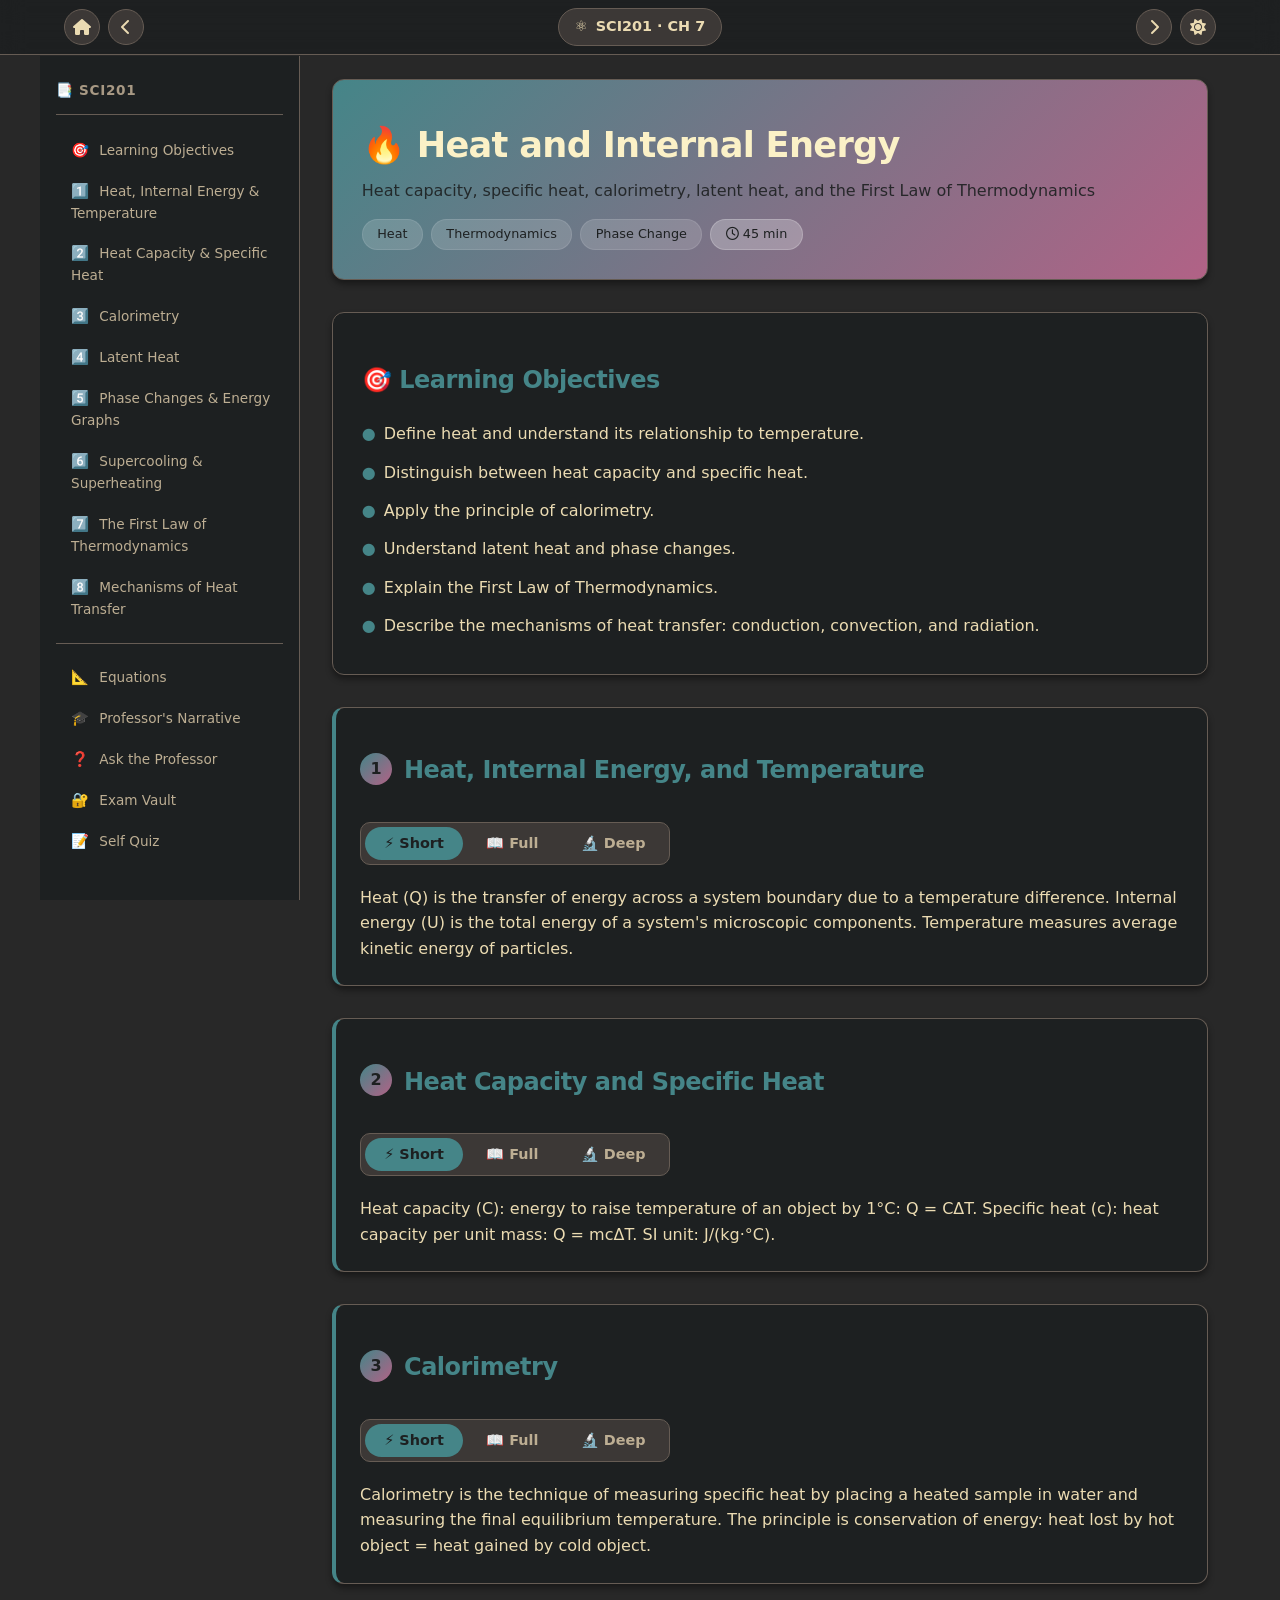
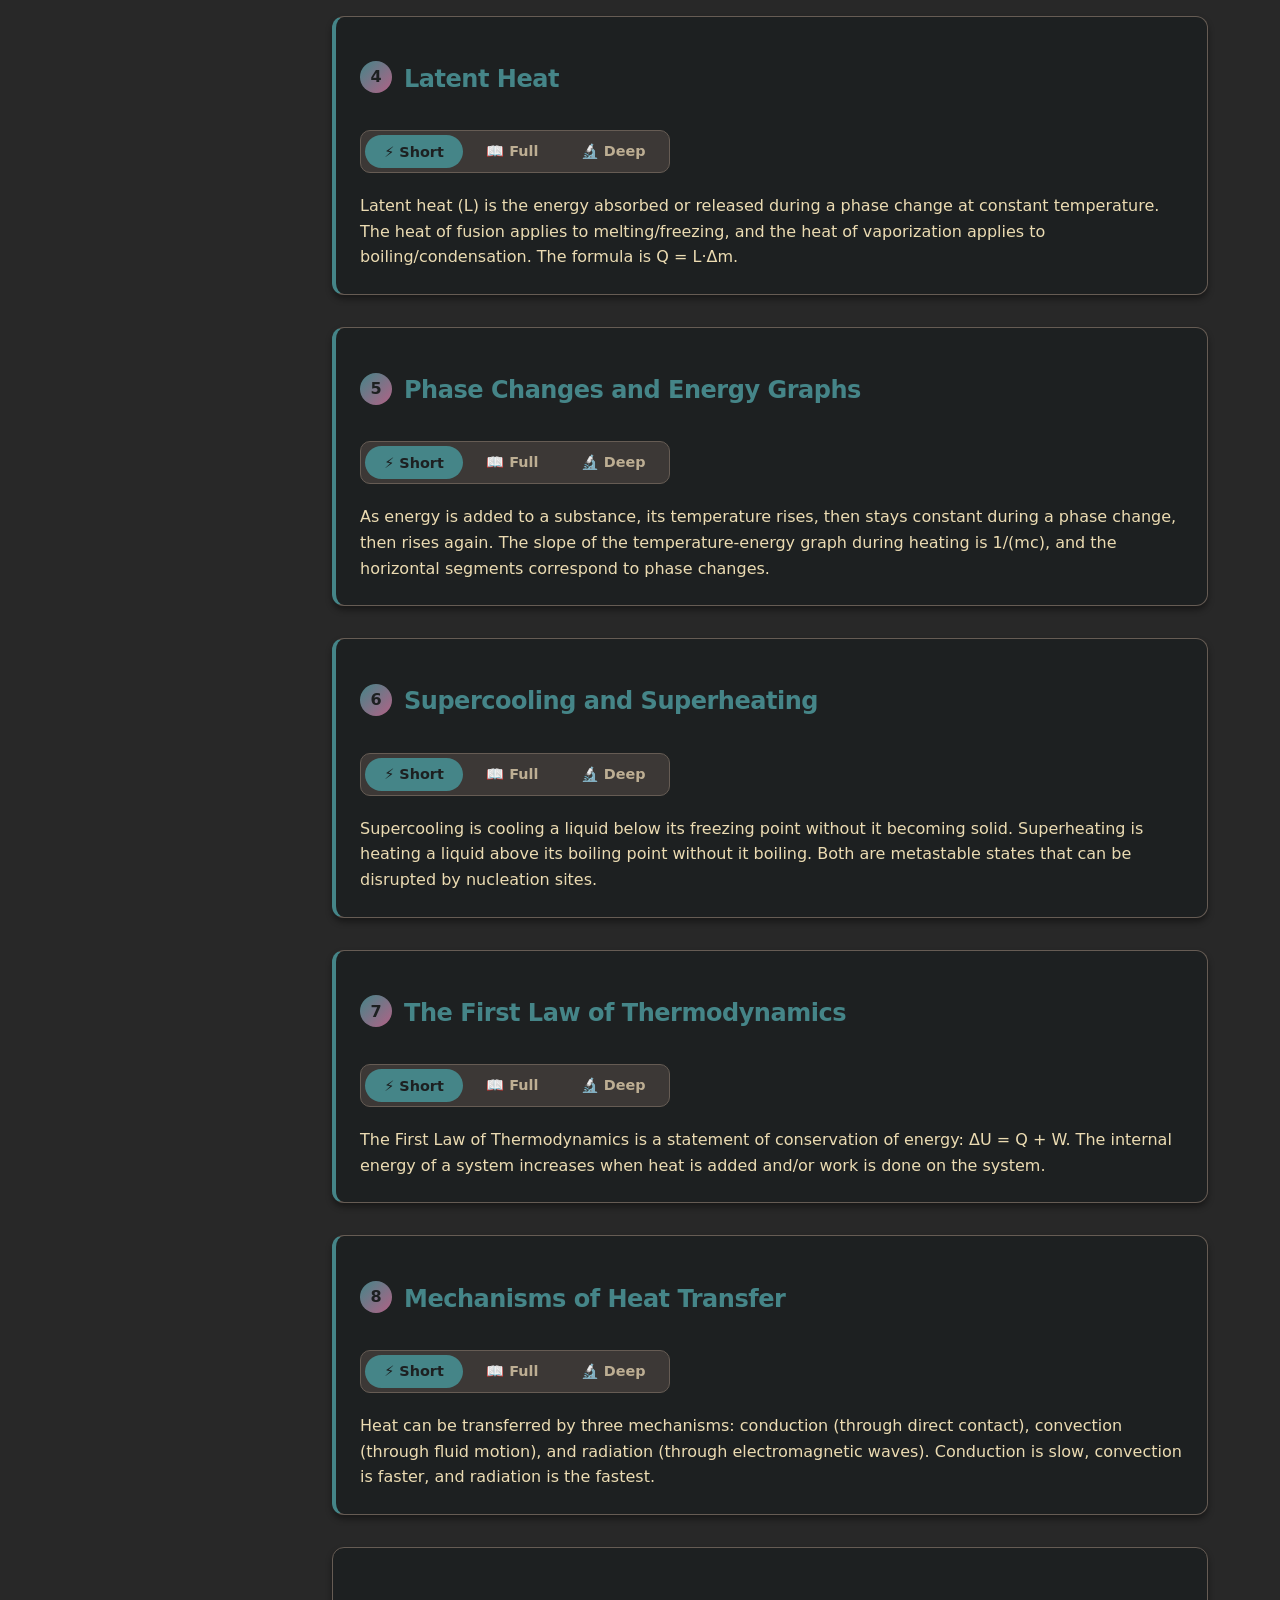
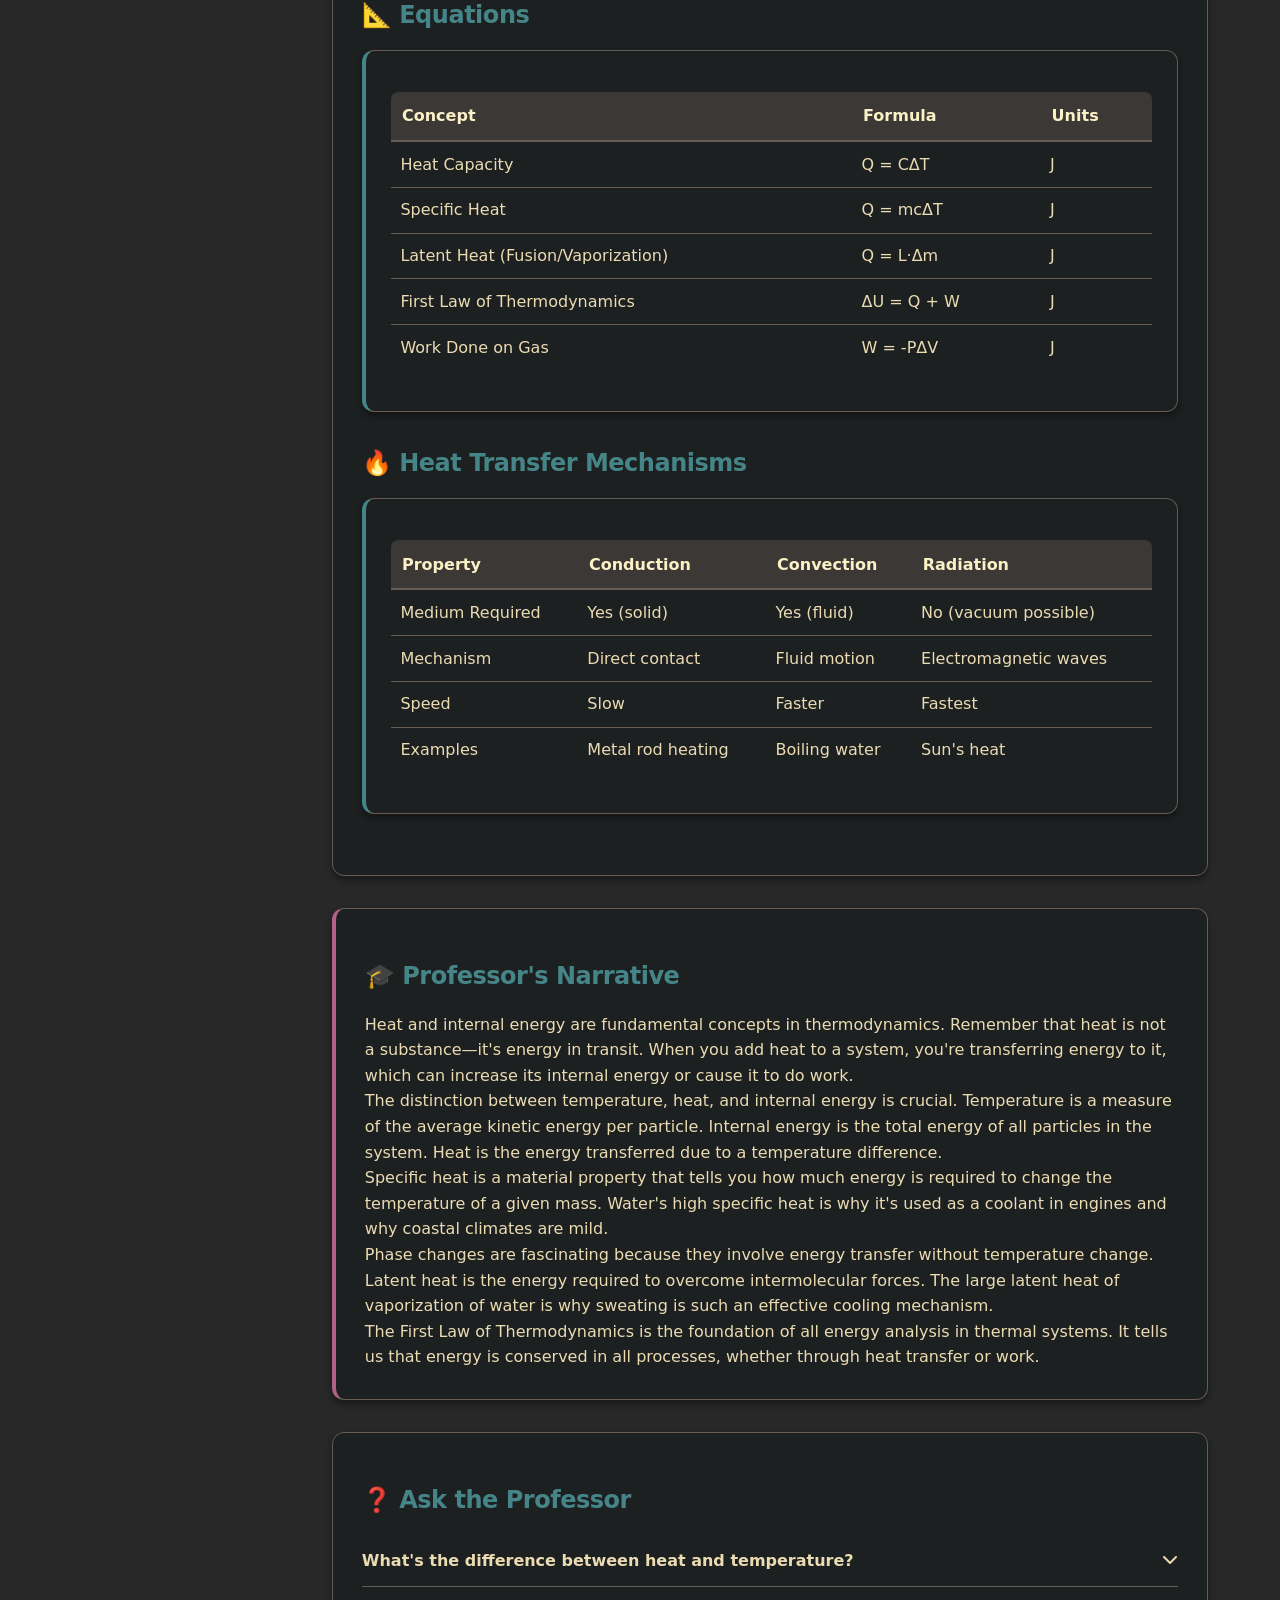
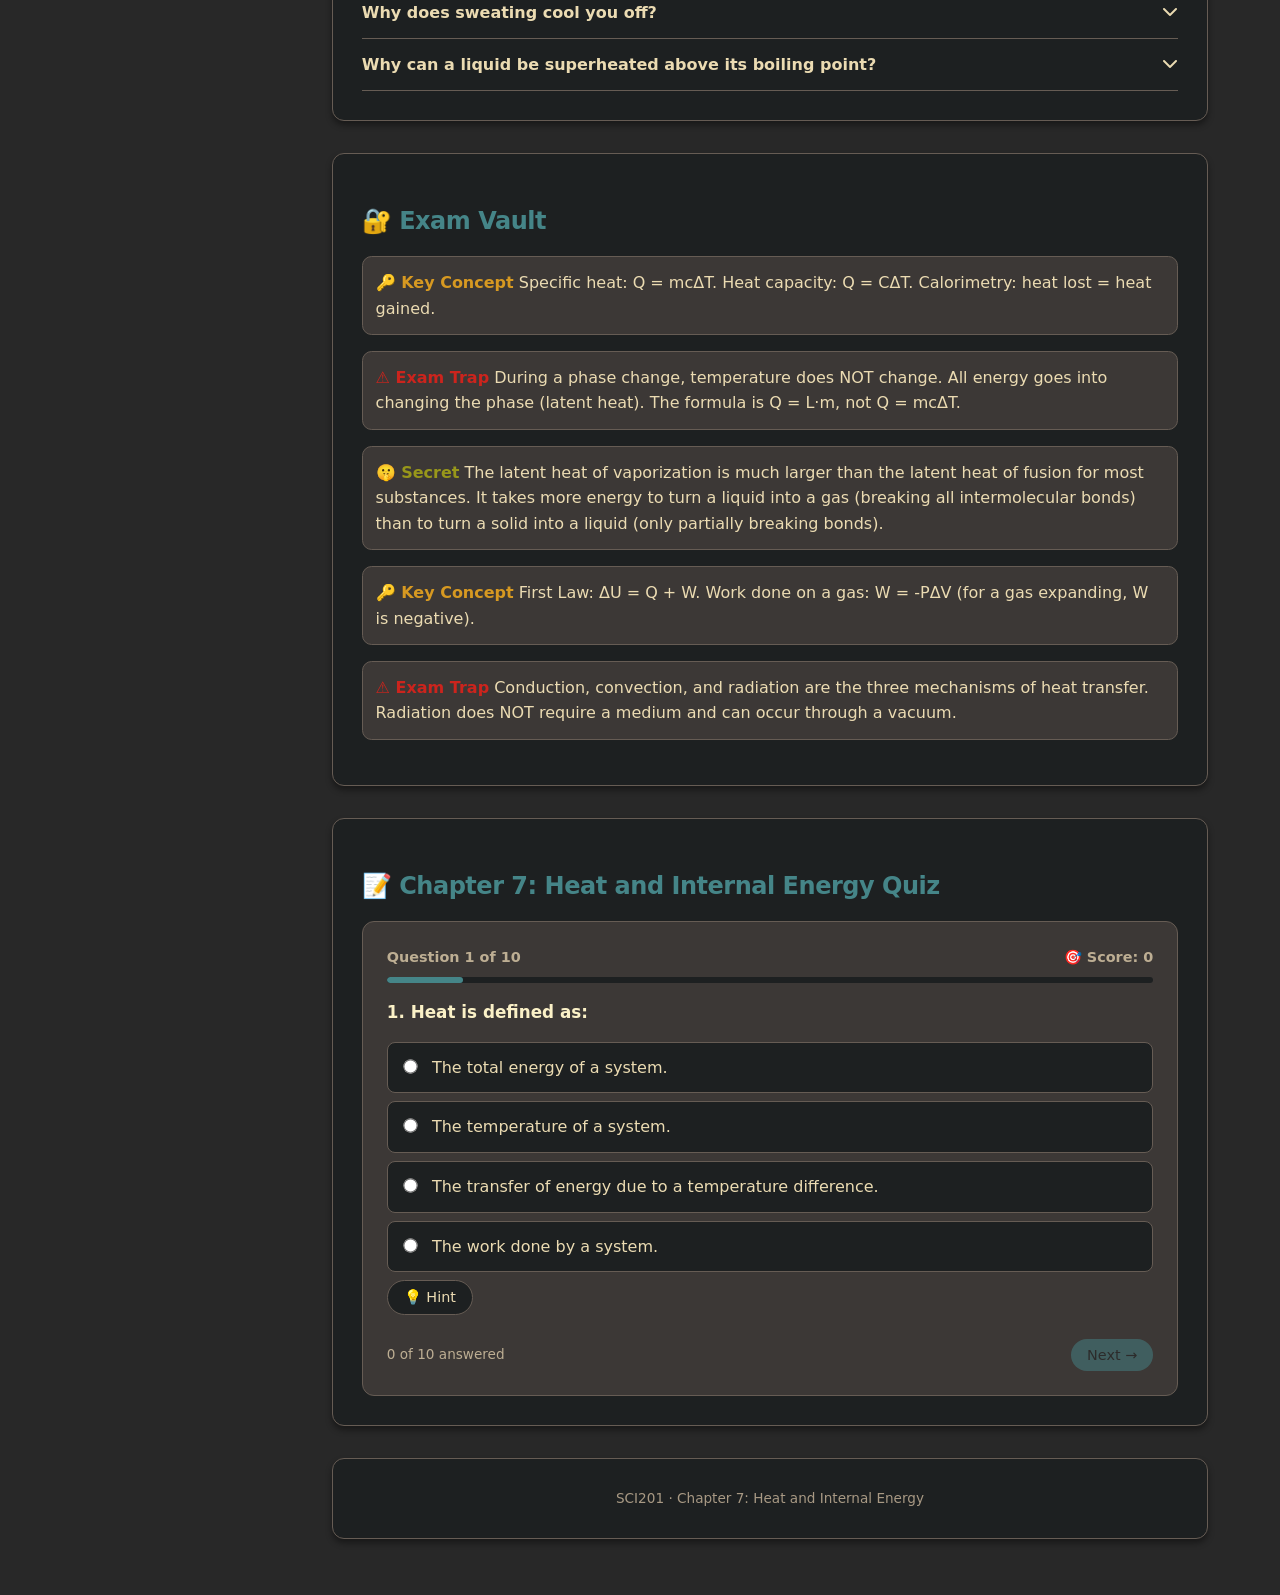
<file: chapters/chapter7.html>
<!doctype html>
<html lang="en">
    <head>
        <meta charset="UTF-8" />
        <meta
            name="viewport"
            content="width=device-width, initial-scale=1.0, user-scalable=yes"
        />
        <title>Chapter 7: Heat and Internal Energy · SCI201</title>
        <link
            rel="stylesheet"
            href="https://cdnjs.cloudflare.com/ajax/libs/font-awesome/6.5.0/css/all.min.css"
        />
        <style>
            /* ================================================================
               GRUVBOX COLOR PALETTE
               ================================================================ */
            :root {
                --bg: #fbf1c7;
                --bg0_h: #f9f5d7;
                --bg0: #fbf1c7;
                --bg1: #ebdbb2;
                --bg2: #d5c4a1;
                --bg3: #bdae93;
                --bg4: #a89984;
                --fg: #3c3836;
                --fg0: #282828;
                --fg1: #3c3836;
                --fg2: #504945;
                --fg3: #665c54;
                --fg4: #7c6f64;
                --gray: #928374;
                --red: #9d0006;
                --green: #79740e;
                --yellow: #b57614;
                --blue: #076678;
                --purple: #8f3f71;
                --aqua: #427b58;
                --orange: #d65d0e;
                --surface: var(--bg0_h);
                --surface-alt: var(--bg1);
                --text: var(--fg1);
                --text-secondary: var(--fg3);
                --text-muted: var(--fg4);
                --border: var(--bg3);
                --border-light: var(--bg2);
                --primary: var(--blue);
                --primary-light: var(--bg2);
                --accent: var(--yellow);
                --success: var(--green);
                --danger: var(--red);
                --warning: var(--orange);
                --shadow-sm: 0 1px 2px rgba(0, 0, 0, 0.05);
                --shadow:
                    0 4px 6px rgba(0, 0, 0, 0.04), 0 1px 3px rgba(0, 0, 0, 0.06);
                --radius: 12px;
                --radius-sm: 8px;
                --transition: 0.2s ease;
                --sidebar-width: 260px;
            }

            [data-theme="dark"] {
                --bg: #282828;
                --bg0_h: #1d2021;
                --bg0: #282828;
                --bg1: #3c3836;
                --bg2: #504945;
                --bg3: #665c54;
                --bg4: #7c6f64;
                --fg: #ebdbb2;
                --fg0: #fbf1c7;
                --fg1: #ebdbb2;
                --fg2: #d5c4a1;
                --fg3: #bdae93;
                --fg4: #a89984;
                --gray: #928374;
                --red: #cc241d;
                --green: #98971a;
                --yellow: #d79921;
                --blue: #458588;
                --purple: #b16286;
                --aqua: #689d6a;
                --orange: #d65d0e;
                --surface: var(--bg0_h);
                --surface-alt: var(--bg1);
                --text: var(--fg1);
                --text-secondary: var(--fg3);
                --text-muted: var(--fg4);
                --border: var(--bg3);
                --border-light: var(--bg2);
                --primary: var(--blue);
                --primary-light: var(--bg2);
                --shadow-sm: 0 1px 2px rgba(0, 0, 0, 0.3);
                --shadow: 0 4px 6px rgba(0, 0, 0, 0.4);
            }

            * {
                margin: 0;
                padding: 0;
                box-sizing: border-box;
            }

            body {
                font-family:
                    system-ui,
                    -apple-system,
                    "Segoe UI",
                    Roboto,
                    sans-serif;
                background: var(--bg);
                color: var(--text);
                line-height: 1.6;
                transition:
                    background var(--transition),
                    color var(--transition);
                min-height: 100vh;
                max-width: 1200px;
                margin: 0 auto;
                overflow-x: hidden;
            }

            .sidebar {
                width: var(--sidebar-width);
                flex-shrink: 0;
                position: sticky;
                top: 56px;
                height: calc(100vh - 56px);
                background: var(--surface);
                border-inline-end: 1px solid var(--border);
                padding: 1.5rem 1rem;
                display: flex;
                flex-direction: column;
                overflow-y: auto;
                overflow-x: hidden;
                z-index: 10;
                transition:
                    background var(--transition),
                    border-color var(--transition);
            }

            .sidebar-header {
                font-weight: 700;
                font-size: 0.85rem;
                text-transform: uppercase;
                letter-spacing: 0.05em;
                color: var(--text-muted);
                margin-bottom: 1rem;
                padding-bottom: 0.75rem;
                border-bottom: 1px solid var(--border);
            }

            .sidebar-nav {
                list-style: none;
                padding: 0;
                margin: 0;
                display: flex;
                flex-direction: column;
                gap: 2px;
            }

            .sidebar-nav li a {
                display: block;
                padding: 0.5rem 0.75rem;
                border-radius: 6px;
                color: var(--text-secondary);
                text-decoration: none;
                font-size: 0.85rem;
                font-weight: 500;
                transition: all 0.15s ease;
                border-left: 3px solid transparent;
            }

            .sidebar-nav li a:hover {
                background: var(--surface-alt);
                color: var(--text);
                border-left-color: var(--border);
            }

            .sidebar-nav li a.active {
                background: var(--primary-light);
                color: var(--primary);
                font-weight: 600;
                border-left-color: var(--primary);
            }

            .sidebar-nav li a .emoji {
                margin-right: 6px;
                font-size: 0.9rem;
            }
            .sidebar-divider {
                border: none;
                border-top: 1px solid var(--border);
                margin: 0.75rem 0;
            }

            .main-wrapper {
                flex: 1;
                min-width: 0;
                padding: 1.5rem 2rem;
            }

            header,
            section,
            footer,
            .concept-card,
            .professor-card,
            .ask-section,
            .vault-section,
            .quiz-section {
                background: var(--surface);
                border-radius: var(--radius);
                padding: 1.8rem;
                margin-bottom: 2rem;
                box-shadow: var(--shadow);
                border: 1px solid var(--border);
            }

            header {
                background: linear-gradient(135deg, var(--blue), var(--purple));
                color: var(--bg0_h);
            }

            h1,
            h2,
            h3 {
                font-weight: 600;
                letter-spacing: -0.02em;
                color: var(--fg0);
                scroll-margin-top: 1rem;
            }
            h1 {
                font-size: 2.2rem;
                margin: 0.5rem 0 0.3rem;
            }
            h2 {
                font-size: 1.5rem;
                margin: 1.2rem 0 1rem;
                display: flex;
                align-items: center;
                gap: 0.5rem;
                color: var(--primary);
            }

            .nav-btn {
                background: var(--primary);
                border: none;
                color: var(--bg0_h);
                padding: 0.5rem 1rem;
                border-radius: 2rem;
                font-weight: 500;
                text-decoration: none;
                display: inline-flex;
                align-items: center;
                gap: 0.4rem;
                font-size: 0.9rem;
                cursor: pointer;
                transition: 0.2s;
                font-family: inherit;
            }
            .nav-btn:hover {
                filter: brightness(1.1);
                text-decoration: none;
                color: var(--bg0_h);
            }
            .nav-btn:disabled {
                opacity: 0.5;
                cursor: not-allowed;
            }

            .tag-list {
                display: flex;
                flex-wrap: wrap;
                gap: 0.5rem;
                margin-top: 1rem;
            }
            .tag {
                background: rgba(255, 255, 255, 0.15);
                color: var(--bg0_h);
                padding: 0.25rem 0.9rem;
                border-radius: 2rem;
                font-size: 0.8rem;
                font-weight: 500;
                border: 1px solid rgba(255, 255, 255, 0.1);
            }
            .tag--accent {
                background: rgba(255, 255, 255, 0.25);
                border-color: rgba(255, 255, 255, 0.2);
            }

            .objectives-list {
                list-style: none;
                padding-left: 0;
            }
            .objectives-list li {
                padding: 0.4rem 0;
                display: flex;
                align-items: baseline;
                gap: 0.5rem;
                color: var(--text);
            }
            .objectives-list li::before {
                content: "●";
                color: var(--primary);
                font-weight: bold;
            }

            .concept-card {
                border-left: 4px solid var(--primary);
                padding: 1.5rem;
                scroll-margin-top: 1rem;
            }
            .concept-header {
                display: flex;
                align-items: center;
                gap: 0.75rem;
                margin-bottom: 1rem;
            }
            .concept-number {
                background: linear-gradient(135deg, var(--blue), var(--purple));
                color: var(--bg0_h);
                width: 32px;
                height: 32px;
                border-radius: 50%;
                display: flex;
                align-items: center;
                justify-content: center;
                font-weight: 700;
            }

            .depth-tabs {
                display: inline-flex;
                gap: 4px;
                margin-bottom: 20px;
                background: var(--surface-alt);
                padding: 4px;
                border-radius: 10px;
                border: 1px solid var(--border);
            }
            .depth-tab {
                background: transparent;
                border: none;
                padding: 0.5rem 1.2rem;
                font-weight: 600;
                color: var(--text-secondary);
                cursor: pointer;
                border-radius: 2rem;
                transition: 0.2s;
                font-size: 0.9rem;
                font-family: inherit;
            }
            .depth-tab.active {
                background: var(--primary);
                color: var(--bg0_h);
            }

            .depth-content {
                display: none;
                animation: fade 0.2s ease;
                color: var(--text);
            }
            .depth-content.active {
                display: block;
            }
            @keyframes fade {
                from {
                    opacity: 0.3;
                }
                to {
                    opacity: 1;
                }
            }

            .formula {
                background: var(--surface-alt);
                padding: 0.8rem 1.2rem;
                border-radius: var(--radius-sm);
                margin: 1rem 0;
                font-family: "Courier New", monospace;
                font-weight: 500;
                border-left: 4px solid var(--primary);
                color: var(--fg0);
            }
            .label {
                display: block;
                font-size: 0.7rem;
                text-transform: uppercase;
                letter-spacing: 0.05em;
                color: var(--primary);
                margin-bottom: 0.2rem;
                font-weight: 600;
            }

            .note-box {
                background: var(--accent);
                border-left: 4px solid var(--orange);
                padding: 0.8rem 1rem;
                border-radius: 0.5rem;
                margin: 1.2rem 0;
                color: var(--bg0_h);
            }
            [data-theme="light"] .note-box {
                color: var(--fg0);
                background: var(--bg2);
            }

            .comparison-table-wrap {
                overflow-x: auto;
                margin: 1rem 0;
            }
            .comparison-table {
                width: 100%;
                border-collapse: collapse;
                background: var(--surface);
                border-radius: 0.5rem;
                overflow: hidden;
                border: 1px solid var(--border);
            }
            .comparison-table th {
                background: var(--surface-alt);
                padding: 0.7rem;
                text-align: left;
                color: var(--fg0);
                border-bottom: 2px solid var(--border);
            }
            .comparison-table td {
                padding: 0.6rem;
                border-bottom: 1px solid var(--border);
                color: var(--text);
            }

            .professor-card {
                border-left: 4px solid var(--purple);
            }
            .vault-entry {
                margin-bottom: 1rem;
                padding: 0.8rem;
                border-radius: 0.6rem;
                background: var(--surface-alt);
                border: 1px solid var(--border);
                color: var(--text);
            }
            .vault-type {
                font-weight: 700;
                margin-bottom: 0.3rem;
            }
            .vault-type--key {
                color: var(--accent);
            }
            .vault-type--trap {
                color: var(--red);
            }
            .vault-type--secret {
                color: var(--green);
            }

            .accordion-item {
                border-bottom: 1px solid var(--border);
            }
            .accordion-trigger {
                width: 100%;
                background: none;
                border: none;
                text-align: left;
                padding: 1rem 0;
                font-weight: 600;
                display: flex;
                justify-content: space-between;
                color: var(--text);
                cursor: pointer;
                font-family: inherit;
                font-size: 1rem;
            }
            .accordion-body {
                max-height: 0;
                overflow: hidden;
                transition: max-height 0.3s ease;
                padding: 0 0.5rem;
                color: var(--text-secondary);
            }
            .accordion-body.open {
                max-height: 300px;
                padding-bottom: 1rem;
            }

            .quiz-card {
                background: var(--surface-alt);
                border: 1px solid var(--border);
                padding: 1.5rem;
                border-radius: var(--radius);
            }
            .quiz-header {
                display: flex;
                justify-content: space-between;
                color: var(--text-secondary);
                margin-bottom: 0.5rem;
                font-weight: 600;
                font-size: 0.9rem;
            }
            .quiz-question {
                font-weight: 600;
                color: var(--fg0);
                margin: 1rem 0;
                font-size: 1.05rem;
                line-height: 1.6;
            }
            .quiz-options label {
                display: block;
                margin: 0.5rem 0;
                cursor: pointer;
                padding: 0.75rem 1rem;
                border-radius: var(--radius-sm);
                border: 1px solid var(--border);
                transition: 0.2s;
                background: var(--surface);
                color: var(--text);
            }
            .quiz-options label:hover {
                border-color: var(--primary);
                background: var(--bg2);
            }
            .quiz-options input[type="radio"] {
                margin-right: 10px;
                accent-color: var(--primary);
                transform: scale(1.1);
            }
            .quiz-feedback {
                background: var(--surface);
                padding: 0.8rem 1rem;
                border-radius: var(--radius-sm);
                margin-top: 1rem;
                border-left: 4px solid var(--primary);
                color: var(--text);
                line-height: 1.6;
            }
            .hidden {
                display: none !important;
            }
            button {
                cursor: pointer;
            }
            footer {
                text-align: center;
                font-size: 0.85rem;
                color: var(--text-muted);
                border-top: 1px solid var(--border);
            }

            #quiz-hint-btn,
            #quiz-prev-btn {
                background: var(--surface);
                color: var(--text);
                border: 1px solid var(--border);
            }
            #quiz-hint-btn:hover,
            #quiz-prev-btn:hover {
                background: var(--primary);
                color: var(--bg0_h);
                border-color: var(--primary);
            }
            #quiz-next-btn,
            #retry-btn {
                background: var(--primary);
                color: var(--bg0_h);
                border: none;
            }
            .score-display {
                color: var(--primary);
                font-weight: 700;
                font-size: 2rem;
            }

            .sidebar-toggle {
                display: none;
                background: var(--primary);
                color: var(--bg0_h);
                border: none;
                width: 40px;
                height: 40px;
                border-radius: 50%;
                font-size: 1.2rem;
                cursor: pointer;
                box-shadow: var(--shadow);
            }

            @media (max-width: 900px) {
                .toolbar-hamburger {
                    display: none !important;
                }
                .sidebar {
                    display: none !important;
                }
                .toolbar {
                    width: 100%;
                    margin-left: 0;
                    margin-right: 0;
                    padding: 0.5rem 1rem;
                    left: 0;
                    right: 0;
                }
                .concept-number {
                    min-width: 32px;
                    min-height: 32px;
                    width: auto;
                    height: auto;
                    padding: 0.25rem 0.5rem;
                    flex-shrink: 0;
                }
                html,
                body {
                    overflow-x: clip;
                    width: 100%;
                }
                .sidebar {
                    position: fixed;
                    left: -100%;
                    top: 56px;
                    height: calc(100vh - 56px);
                    width: 280px;
                    transition: left 0.3s ease;
                    z-index: 15;
                }
                .sidebar.open {
                    left: 0;
                }
                .toolbar-hamburger {
                    display: none !important;
                    align-items: center;
                    justify-content: center;
                }
                .main-wrapper {
                    padding: 1rem;
                    width: 100%;
                }
            }

            .toolbar {
                position: sticky;
                top: 0;
                z-index: 50;
                width: 100vw;
                left: 0;
                right: 0;
                background: rgba(251, 241, 199, 0.85);
                backdrop-filter: blur(12px);
                -webkit-backdrop-filter: blur(12px);
                border-bottom: 1px solid var(--border);
                padding: 0.5rem calc((100vw - 1200px) / 2 + 1.5rem);
                display: flex;
                align-items: center;
                justify-content: space-between;
                gap: 1rem;
                margin-left: calc(-50vw + 600px);
                margin-right: calc(-50vw + 600px);
            }
            [data-theme="dark"] .toolbar {
                background: rgba(29, 32, 33, 0.9);
            }
            .toolbar-left,
            .toolbar-right {
                display: flex;
                align-items: center;
                gap: 0.5rem;
            }
            .toolbar-center {
                display: flex;
                align-items: center;
                gap: 0.5rem;
                font-weight: 700;
                font-size: 0.9rem;
                color: var(--text);
                background: var(--surface-alt);
                padding: 0.4rem 1rem;
                border-radius: 2rem;
                border: 1px solid var(--border);
            }
            .toolbar-btn {
                background: var(--surface-alt);
                border: 1px solid var(--border);
                color: var(--text);
                width: 36px;
                height: 36px;
                border-radius: 50%;
                display: flex;
                align-items: center;
                justify-content: center;
                cursor: pointer;
                text-decoration: none;
                font-size: 1rem;
                transition: all 0.2s ease;
            }
            .toolbar-btn:hover {
                background: var(--primary);
                color: var(--bg0_h);
                border-color: var(--aqua);
            }
            .toolbar-btn.disabled-btn {
                opacity: 0.3;
                cursor: not-allowed;
                pointer-events: none;
            }
            .scroll-top-btn {
                position: fixed;
                bottom: 2rem;
                right: 2rem;
                z-index: 100;
                background: var(--primary);
                color: var(--bg0_h);
                border: none;
                width: 44px;
                height: 44px;
                border-radius: 50%;
                font-size: 1.2rem;
                cursor: pointer;
                box-shadow: var(--shadow);
                display: none;
                align-items: center;
                justify-content: center;
                transition: all 0.3s ease;
            }
            .scroll-top-btn.visible {
                display: flex;
            }
            .scroll-top-btn:hover {
                filter: brightness(1.1);
                transform: translateY(-2px);
            }
            @media (max-width: 900px) {
                .scroll-top-btn {
                    bottom: 1.5rem;
                    right: 1.5rem;
                }
            }
        </style>
    </head>
    <body>
        <aside class="sidebar" id="sidebar">
            <div class="sidebar-header">📑 SCI201</div>
            <ul class="sidebar-nav">
                <li>
                    <a href="#objectives"
                        ><span class="emoji">🎯</span> Learning Objectives</a
                    >
                </li>
                <li>
                    <a href="#concept1"
                        ><span class="emoji">1️⃣</span> Heat, Internal Energy &
                        Temperature</a
                    >
                </li>
                <li>
                    <a href="#concept2"
                        ><span class="emoji">2️⃣</span> Heat Capacity & Specific
                        Heat</a
                    >
                </li>
                <li>
                    <a href="#concept3"
                        ><span class="emoji">3️⃣</span> Calorimetry</a
                    >
                </li>
                <li>
                    <a href="#concept4"
                        ><span class="emoji">4️⃣</span> Latent Heat</a
                    >
                </li>
                <li>
                    <a href="#concept5"
                        ><span class="emoji">5️⃣</span> Phase Changes & Energy
                        Graphs</a
                    >
                </li>
                <li>
                    <a href="#concept6"
                        ><span class="emoji">6️⃣</span> Supercooling &
                        Superheating</a
                    >
                </li>
                <li>
                    <a href="#concept7"
                        ><span class="emoji">7️⃣</span> The First Law of
                        Thermodynamics</a
                    >
                </li>
                <li>
                    <a href="#concept8"
                        ><span class="emoji">8️⃣</span> Mechanisms of Heat
                        Transfer</a
                    >
                </li>
                <hr class="sidebar-divider" />
                <li>
                    <a href="#formulas"
                        ><span class="emoji">📐</span> Equations</a
                    >
                </li>
                <li>
                    <a href="#narrative"
                        ><span class="emoji">🎓</span> Professor's Narrative</a
                    >
                </li>
                <li>
                    <a href="#ask-professor"
                        ><span class="emoji">❓</span> Ask the Professor</a
                    >
                </li>
                <li>
                    <a href="#exam-vault"
                        ><span class="emoji">🔐</span> Exam Vault</a
                    >
                </li>
                <li>
                    <a href="#quiz"><span class="emoji">📝</span> Self Quiz</a>
                </li>
            </ul>
        </aside>

        <div class="main-wrapper">
            <header>
                <h1>🔥 Heat and Internal Energy</h1>
                <p style="color: var(--bg0_h); opacity: 0.9">
                    Heat capacity, specific heat, calorimetry, latent heat, and
                    the First Law of Thermodynamics
                </p>
                <div class="tag-list">
                    <span class="tag">Heat</span>
                    <span class="tag">Thermodynamics</span>
                    <span class="tag">Phase Change</span>
                    <span class="tag tag--accent"
                        ><i class="fa-regular fa-clock"></i> 45 min</span
                    >
                </div>
            </header>

            <main>
                <section id="objectives">
                    <h2>🎯 Learning Objectives</h2>
                    <ul class="objectives-list">
                        <li>
                            Define heat and understand its relationship to
                            temperature.
                        </li>
                        <li>
                            Distinguish between heat capacity and specific heat.
                        </li>
                        <li>Apply the principle of calorimetry.</li>
                        <li>Understand latent heat and phase changes.</li>
                        <li>Explain the First Law of Thermodynamics.</li>
                        <li>
                            Describe the mechanisms of heat transfer:
                            conduction, convection, and radiation.
                        </li>
                    </ul>
                </section>

                <div class="concept-card" id="concept1">
                    <div class="concept-header">
                        <span class="concept-number">1</span>
                        <h2>Heat, Internal Energy, and Temperature</h2>
                    </div>
                    <div class="depth-tabs">
                        <button class="depth-tab active" data-layer="short">
                            ⚡ Short
                        </button>
                        <button class="depth-tab" data-layer="full">
                            📖 Full
                        </button>
                        <button class="depth-tab" data-layer="deep">
                            🔬 Deep
                        </button>
                    </div>
                    <div data-layer="short" class="depth-content active">
                        <p>
                            Heat (Q) is the transfer of energy across a system
                            boundary due to a temperature difference. Internal
                            energy (U) is the total energy of a system's
                            microscopic components. Temperature measures average
                            kinetic energy of particles.
                        </p>
                    </div>
                    <div data-layer="full" class="depth-content">
                        <p>
                            Heat is the transfer of energy from a hotter object
                            to a colder object due to a temperature difference.
                            It is measured in joules (J) or calories (cal).
                            Internal energy is the sum of all energies
                            associated with microscopic components
                            (translational, rotational, vibrational motion, and
                            intermolecular potential energy). Temperature is a
                            measure of the average kinetic energy of the
                            particles in a system.
                        </p>
                    </div>
                    <div data-layer="deep" class="depth-content">
                        <p>
                            It's important to distinguish between heat, internal
                            energy, and temperature. Temperature is a measure of
                            the average kinetic energy of the particles.
                            Internal energy is the total energy of all the
                            particles. Heat is the transfer of energy due to a
                            temperature difference. A large object at a low
                            temperature can have more internal energy than a
                            small object at a high temperature. For example, a
                            bathtub full of warm water has more internal energy
                            than a cup of boiling water, even though the cup has
                            a higher temperature.
                        </p>
                    </div>
                </div>

                <div class="concept-card" id="concept2">
                    <div class="concept-header">
                        <span class="concept-number">2</span>
                        <h2>Heat Capacity and Specific Heat</h2>
                    </div>
                    <div class="depth-tabs">
                        <button class="depth-tab active" data-layer="short">
                            ⚡ Short
                        </button>
                        <button class="depth-tab" data-layer="full">
                            📖 Full
                        </button>
                        <button class="depth-tab" data-layer="deep">
                            🔬 Deep
                        </button>
                    </div>
                    <div data-layer="short" class="depth-content active">
                        <p>
                            Heat capacity (C): energy to raise temperature of an
                            object by 1°C: Q = CΔT. Specific heat (c): heat
                            capacity per unit mass: Q = mcΔT. SI unit:
                            J/(kg·°C).
                        </p>
                    </div>
                    <div data-layer="full" class="depth-content">
                        <p>
                            <strong>Heat Capacity (C):</strong> The amount of
                            energy required to change the temperature of a given
                            sample by 1°C:
                        </p>
                        <div class="formula">
                            <span class="label">Heat Capacity</span> Q = CΔT
                        </div>
                        <p>C has units of J/K.</p>
                        <p>
                            <strong>Specific Heat (c):</strong> The amount of
                            energy required to change the temperature of 1 kg of
                            a substance by 1°C:
                        </p>
                        <div class="formula">
                            <span class="label">Specific Heat</span> Q = mcΔT
                        </div>
                        <p>
                            c has units of J/(kg·°C). Specific heat is a
                            material property. Water has a very high specific
                            heat (4186 J/kg·°C), which is why it takes a long
                            time to heat or cool.
                        </p>
                    </div>
                    <div data-layer="deep" class="depth-content">
                        <p>
                            The high specific heat of water is why coastal areas
                            have milder climates than inland areas—the ocean can
                            absorb or release large amounts of heat with small
                            temperature changes. Specific heat varies with
                            temperature, but it's often treated as constant for
                            small temperature ranges. The specific heat of a
                            substance is related to its molecular structure and
                            the degrees of freedom available for energy storage.
                        </p>
                    </div>
                </div>

                <div class="concept-card" id="concept3">
                    <div class="concept-header">
                        <span class="concept-number">3</span>
                        <h2>Calorimetry</h2>
                    </div>
                    <div class="depth-tabs">
                        <button class="depth-tab active" data-layer="short">
                            ⚡ Short
                        </button>
                        <button class="depth-tab" data-layer="full">
                            📖 Full
                        </button>
                        <button class="depth-tab" data-layer="deep">
                            🔬 Deep
                        </button>
                    </div>
                    <div data-layer="short" class="depth-content active">
                        <p>
                            Calorimetry is the technique of measuring specific
                            heat by placing a heated sample in water and
                            measuring the final equilibrium temperature. The
                            principle is conservation of energy: heat lost by
                            hot object = heat gained by cold object.
                        </p>
                    </div>
                    <div data-layer="full" class="depth-content">
                        <p>
                            In calorimetry, a sample of known mass is heated to
                            a known temperature, then placed in a calorimeter
                            containing water of known mass and temperature. The
                            system is isolated, so energy is conserved:
                        </p>
                        <div class="formula">
                            <span class="label">Calorimetry Principle</span>
                            Q<sub>hot</sub> = -Q<sub>cold</sub>
                        </div>
                        <p>Since Q = mcΔT, this becomes:</p>
                        <div class="formula">
                            <span class="label">Calorimetry Equation</span>
                            m₁c₁(T<sub>f</sub> - T<sub>i₁</sub>) = -m₂c₂(T<sub
                                >f</sub
                            >
                            - T<sub>i₂</sub>)
                        </div>
                        <p>
                            This equation can be solved for the unknown specific
                            heat.
                        </p>
                    </div>
                    <div data-layer="deep" class="depth-content">
                        <p>
                            Calorimetry assumes perfect heat transfer—no heat is
                            lost to the surroundings. In practice, calorimeters
                            are insulated to minimize heat loss. The water
                            equivalent of the calorimeter (including its
                            container) may need to be considered if its mass is
                            significant compared to the water. Calorimetry is
                            used not only to measure specific heat but also to
                            measure latent heats and heats of reaction in
                            chemistry.
                        </p>
                    </div>
                </div>

                <div class="concept-card" id="concept4">
                    <div class="concept-header">
                        <span class="concept-number">4</span>
                        <h2>Latent Heat</h2>
                    </div>
                    <div class="depth-tabs">
                        <button class="depth-tab active" data-layer="short">
                            ⚡ Short
                        </button>
                        <button class="depth-tab" data-layer="full">
                            📖 Full
                        </button>
                        <button class="depth-tab" data-layer="deep">
                            🔬 Deep
                        </button>
                    </div>
                    <div data-layer="short" class="depth-content active">
                        <p>
                            Latent heat (L) is the energy absorbed or released
                            during a phase change at constant temperature. The
                            heat of fusion applies to melting/freezing, and the
                            heat of vaporization applies to
                            boiling/condensation. The formula is Q = L·Δm.
                        </p>
                    </div>
                    <div data-layer="full" class="depth-content">
                        <p>
                            During a phase change (such as melting or boiling),
                            energy is absorbed or released without a change in
                            temperature. This energy is used to break or form
                            intermolecular bonds.
                        </p>
                        <p>
                            <strong>Heat of Fusion (L<sub>f</sub>):</strong>
                            Energy required to change from solid to liquid
                            (melting).
                        </p>
                        <p>
                            <strong
                                >Heat of Vaporization (L<sub>v</sub>):</strong
                            >
                            Energy required to change from liquid to gas
                            (boiling).
                        </p>
                        <p>The energy required for a phase change is:</p>
                        <div class="formula">
                            <span class="label">Latent Heat Formula</span> Q =
                            L·Δm
                        </div>
                        <p>where Δm is the mass that changes phase.</p>
                    </div>
                    <div data-layer="deep" class="depth-content">
                        <p>
                            Water has a heat of fusion of 3.33 × 10⁵ J/kg and a
                            heat of vaporization of 2.26 × 10⁶ J/kg. The large
                            heat of vaporization is why evaporating sweat cools
                            us effectively—it takes a lot of energy to turn
                            liquid water into vapor. The energy required to
                            change from solid to liquid (melting) is much less
                            than that required to change from liquid to gas
                            (boiling), because boiling involves completely
                            separating molecules from each other.
                        </p>
                    </div>
                </div>

                <div class="concept-card" id="concept5">
                    <div class="concept-header">
                        <span class="concept-number">5</span>
                        <h2>Phase Changes and Energy Graphs</h2>
                    </div>
                    <div class="depth-tabs">
                        <button class="depth-tab active" data-layer="short">
                            ⚡ Short
                        </button>
                        <button class="depth-tab" data-layer="full">
                            📖 Full
                        </button>
                        <button class="depth-tab" data-layer="deep">
                            🔬 Deep
                        </button>
                    </div>
                    <div data-layer="short" class="depth-content active">
                        <p>
                            As energy is added to a substance, its temperature
                            rises, then stays constant during a phase change,
                            then rises again. The slope of the
                            temperature-energy graph during heating is 1/(mc),
                            and the horizontal segments correspond to phase
                            changes.
                        </p>
                    </div>
                    <div data-layer="full" class="depth-content">
                        <p>
                            A typical heating curve for water from ice at -30°C
                            to steam at 120°C shows five distinct segments:
                        </p>
                        <p>
                            <strong>A (Warming Ice):</strong> Temperature rises
                            from -30°C to 0°C. Q =
                            m<sub>ice</sub>c<sub>ice</sub>ΔT
                        </p>
                        <p>
                            <strong>B (Melting):</strong> Temperature stays at
                            0°C while ice melts. Q = L<sub>f</sub>m<sub
                                >ice</sub
                            >
                        </p>
                        <p>
                            <strong>C (Warming Water):</strong> Temperature
                            rises from 0°C to 100°C. Q =
                            m<sub>water</sub>c<sub>water</sub>ΔT
                        </p>
                        <p>
                            <strong>D (Boiling):</strong> Temperature stays at
                            100°C while water boils. Q = L<sub>v</sub>m<sub
                                >water</sub
                            >
                        </p>
                        <p>
                            <strong>E (Warming Steam):</strong> Temperature
                            rises from 100°C to 120°C. Q =
                            m<sub>steam</sub>c<sub>steam</sub>ΔT
                        </p>
                    </div>
                    <div data-layer="deep" class="depth-content">
                        <p>
                            The horizontal segments in the heating curve
                            represent phase changes, where energy goes into
                            changing the state of matter rather than increasing
                            temperature. The slopes of the sloped segments are
                            determined by the specific heat: a steeper slope
                            means lower specific heat. The total energy required
                            to convert 1 kg of ice at -30°C to steam at 120°C is
                            about 3.1 × 10⁶ J, most of which is required for
                            boiling (vaporization).
                        </p>
                    </div>
                </div>

                <div class="concept-card" id="concept6">
                    <div class="concept-header">
                        <span class="concept-number">6</span>
                        <h2>Supercooling and Superheating</h2>
                    </div>
                    <div class="depth-tabs">
                        <button class="depth-tab active" data-layer="short">
                            ⚡ Short
                        </button>
                        <button class="depth-tab" data-layer="full">
                            📖 Full
                        </button>
                        <button class="depth-tab" data-layer="deep">
                            🔬 Deep
                        </button>
                    </div>
                    <div data-layer="short" class="depth-content active">
                        <p>
                            Supercooling is cooling a liquid below its freezing
                            point without it becoming solid. Superheating is
                            heating a liquid above its boiling point without it
                            boiling. Both are metastable states that can be
                            disrupted by nucleation sites.
                        </p>
                    </div>
                    <div data-layer="full" class="depth-content">
                        <p>
                            <strong>Supercooling:</strong> A liquid can be
                            cooled below its freezing point without solidifying
                            if there are no nucleation sites for crystal
                            formation. Disturbing the liquid causes it to freeze
                            rapidly, releasing the latent heat of fusion.
                        </p>
                        <p>
                            <strong>Superheating:</strong> A liquid can be
                            heated above its boiling point without boiling if
                            there are no nucleation sites (like scratches in the
                            container or dissolved gases). Disturbing the liquid
                            can cause explosive boiling, which is why you should
                            be careful when microwaving water in a smooth
                            container.
                        </p>
                    </div>
                    <div data-layer="deep" class="depth-content">
                        <p>
                            Supercooling and superheating demonstrate that phase
                            changes require nucleation sites to start. A
                            completely pure liquid can be cooled or heated far
                            beyond its normal transition temperature. The energy
                            released during rapid freezing (after supercooling)
                            can bring the temperature back up to the normal
                            freezing point. This is why water that has been
                            supercooled can freeze almost instantly when
                            disturbed.
                        </p>
                    </div>
                </div>

                <div class="concept-card" id="concept7">
                    <div class="concept-header">
                        <span class="concept-number">7</span>
                        <h2>The First Law of Thermodynamics</h2>
                    </div>
                    <div class="depth-tabs">
                        <button class="depth-tab active" data-layer="short">
                            ⚡ Short
                        </button>
                        <button class="depth-tab" data-layer="full">
                            📖 Full
                        </button>
                        <button class="depth-tab" data-layer="deep">
                            🔬 Deep
                        </button>
                    </div>
                    <div data-layer="short" class="depth-content active">
                        <p>
                            The First Law of Thermodynamics is a statement of
                            conservation of energy: ΔU = Q + W. The internal
                            energy of a system increases when heat is added
                            and/or work is done on the system.
                        </p>
                    </div>
                    <div data-layer="full" class="depth-content">
                        <p>
                            The First Law of Thermodynamics states that the
                            change in internal energy of a system is equal to
                            the sum of the heat added to the system and the work
                            done on the system:
                        </p>
                        <div class="formula">
                            <span class="label"
                                >First Law of Thermodynamics</span
                            >
                            ΔU = Q + W
                        </div>
                        <p>
                            where ΔU is the change in internal energy, Q is the
                            heat added to the system (positive if added,
                            negative if removed), and W is the work done on the
                            system (positive if done on system, negative if done
                            by system).
                        </p>
                    </div>
                    <div data-layer="deep" class="depth-content">
                        <p>
                            The First Law is a generalization of the principle
                            of conservation of energy to include heat and work.
                            It recognizes that internal energy can be changed by
                            two mechanisms: heat transfer and work. The sign
                            convention varies among textbooks—some use ΔU = Q -
                            W with W as work done by the system. The key is to
                            be consistent with the sign convention. Work done by
                            a gas in a piston is W = -PΔV (when ΔV is positive,
                            the gas does work on the surroundings).
                        </p>
                    </div>
                </div>

                <div class="concept-card" id="concept8">
                    <div class="concept-header">
                        <span class="concept-number">8</span>
                        <h2>Mechanisms of Heat Transfer</h2>
                    </div>
                    <div class="depth-tabs">
                        <button class="depth-tab active" data-layer="short">
                            ⚡ Short
                        </button>
                        <button class="depth-tab" data-layer="full">
                            📖 Full
                        </button>
                        <button class="depth-tab" data-layer="deep">
                            🔬 Deep
                        </button>
                    </div>
                    <div data-layer="short" class="depth-content active">
                        <p>
                            Heat can be transferred by three mechanisms:
                            conduction (through direct contact), convection
                            (through fluid motion), and radiation (through
                            electromagnetic waves). Conduction is slow,
                            convection is faster, and radiation is the fastest.
                        </p>
                    </div>
                    <div data-layer="full" class="depth-content">
                        <p>
                            <strong>Conduction:</strong> Heat transfer through a
                            material by direct contact. Atoms and electrons
                            transfer energy by collisions. Metals are good
                            conductors because of their free electrons. Poor
                            conductors (insulators) include paper, wood, and
                            gases.
                        </p>
                        <p>
                            <strong>Convection:</strong> Heat transfer through
                            the bulk motion of a fluid (liquid or gas). Natural
                            convection occurs due to density differences (hotter
                            fluid rises). Forced convection uses a fan or pump.
                        </p>
                        <p>
                            <strong>Radiation:</strong> Heat transfer through
                            electromagnetic waves (infrared radiation).
                            Radiation does not require a medium and can occur
                            through a vacuum. All objects emit thermal
                            radiation, with the rate proportional to T⁴
                            (Stefan-Boltzmann law).
                        </p>
                    </div>
                    <div data-layer="deep" class="depth-content">
                        <p>
                            The three mechanisms often act simultaneously in
                            real systems. For example, a hot radiator heats a
                            room primarily by convection and radiation, but also
                            by conduction through its surface. The rate of heat
                            conduction through a material is given by Fourier's
                            law: P = kA(ΔT)/L, where k is thermal conductivity.
                            The rate of radiation is given by the
                            Stefan-Boltzmann law: P = εσAT⁴, where ε is
                            emissivity.
                        </p>
                    </div>
                </div>

                <section id="formulas">
                    <h2>📐 Equations</h2>
                    <div class="concept-card">
                        <div class="comparison-table-wrap">
                            <table class="comparison-table">
                                <thead>
                                    <tr>
                                        <th>Concept</th>
                                        <th>Formula</th>
                                        <th>Units</th>
                                    </tr>
                                </thead>
                                <tbody>
                                    <tr>
                                        <td>Heat Capacity</td>
                                        <td>Q = CΔT</td>
                                        <td>J</td>
                                    </tr>
                                    <tr>
                                        <td>Specific Heat</td>
                                        <td>Q = mcΔT</td>
                                        <td>J</td>
                                    </tr>
                                    <tr>
                                        <td>
                                            Latent Heat (Fusion/Vaporization)
                                        </td>
                                        <td>Q = L·Δm</td>
                                        <td>J</td>
                                    </tr>
                                    <tr>
                                        <td>First Law of Thermodynamics</td>
                                        <td>ΔU = Q + W</td>
                                        <td>J</td>
                                    </tr>
                                    <tr>
                                        <td>Work Done on Gas</td>
                                        <td>W = -PΔV</td>
                                        <td>J</td>
                                    </tr>
                                </tbody>
                            </table>
                        </div>
                    </div>

                    <h2>🔥 Heat Transfer Mechanisms</h2>
                    <div class="concept-card">
                        <div class="comparison-table-wrap">
                            <table class="comparison-table">
                                <thead>
                                    <tr>
                                        <th>Property</th>
                                        <th>Conduction</th>
                                        <th>Convection</th>
                                        <th>Radiation</th>
                                    </tr>
                                </thead>
                                <tbody>
                                    <tr>
                                        <td>Medium Required</td>
                                        <td>Yes (solid)</td>
                                        <td>Yes (fluid)</td>
                                        <td>No (vacuum possible)</td>
                                    </tr>
                                    <tr>
                                        <td>Mechanism</td>
                                        <td>Direct contact</td>
                                        <td>Fluid motion</td>
                                        <td>Electromagnetic waves</td>
                                    </tr>
                                    <tr>
                                        <td>Speed</td>
                                        <td>Slow</td>
                                        <td>Faster</td>
                                        <td>Fastest</td>
                                    </tr>
                                    <tr>
                                        <td>Examples</td>
                                        <td>Metal rod heating</td>
                                        <td>Boiling water</td>
                                        <td>Sun's heat</td>
                                    </tr>
                                </tbody>
                            </table>
                        </div>
                    </div>
                </section>

                <section class="professor-card" id="narrative">
                    <h2>🎓 Professor's Narrative</h2>
                    <p>
                        Heat and internal energy are fundamental concepts in
                        thermodynamics. Remember that heat is not a
                        substance—it's energy in transit. When you add heat to a
                        system, you're transferring energy to it, which can
                        increase its internal energy or cause it to do work.
                    </p>
                    <p>
                        The distinction between temperature, heat, and internal
                        energy is crucial. Temperature is a measure of the
                        average kinetic energy per particle. Internal energy is
                        the total energy of all particles in the system. Heat is
                        the energy transferred due to a temperature difference.
                    </p>
                    <p>
                        Specific heat is a material property that tells you how
                        much energy is required to change the temperature of a
                        given mass. Water's high specific heat is why it's used
                        as a coolant in engines and why coastal climates are
                        mild.
                    </p>
                    <p>
                        Phase changes are fascinating because they involve
                        energy transfer without temperature change. Latent heat
                        is the energy required to overcome intermolecular
                        forces. The large latent heat of vaporization of water
                        is why sweating is such an effective cooling mechanism.
                    </p>
                    <p>
                        The First Law of Thermodynamics is the foundation of all
                        energy analysis in thermal systems. It tells us that
                        energy is conserved in all processes, whether through
                        heat transfer or work.
                    </p>
                </section>

                <section class="ask-section" id="ask-professor">
                    <h2>❓ Ask the Professor</h2>
                    <div class="accordion">
                        <div class="accordion-item">
                            <button class="accordion-trigger">
                                What's the difference between heat and
                                temperature?
                                <i class="fa-solid fa-chevron-down"></i>
                            </button>
                            <div class="accordion-body">
                                <p>
                                    Temperature is a measure of the average
                                    kinetic energy of the particles in a system.
                                    Heat is the transfer of energy due to a
                                    temperature difference. A small amount of
                                    boiling water has a high temperature but
                                    less total heat energy than a large amount
                                    of warm water. Heat is energy in transit;
                                    temperature is a property of a system.
                                </p>
                            </div>
                        </div>
                        <div class="accordion-item">
                            <button class="accordion-trigger">
                                Why does sweating cool you off?
                                <i class="fa-solid fa-chevron-down"></i>
                            </button>
                            <div class="accordion-body">
                                <p>
                                    When sweat evaporates (changes from liquid
                                    to vapor), it absorbs latent heat of
                                    vaporization from your skin. This removes
                                    energy from your body, lowering your
                                    temperature. The cooling effect depends on
                                    the humidity—in humid conditions, the air is
                                    already saturated with water vapor, so
                                    evaporation is slower and cooling is less
                                    effective.
                                </p>
                            </div>
                        </div>
                        <div class="accordion-item">
                            <button class="accordion-trigger">
                                Why can a liquid be superheated above its
                                boiling point?
                                <i class="fa-solid fa-chevron-down"></i>
                            </button>
                            <div class="accordion-body">
                                <p>
                                    Boiling requires nucleation sites—places
                                    where bubbles can form (like scratches on a
                                    container or dissolved gases). If a liquid
                                    is very pure and the container is smooth,
                                    there are no nucleation sites, so the liquid
                                    can be heated above its boiling point
                                    without boiling. Disturbing the liquid
                                    provides nucleation sites, causing explosive
                                    boiling.
                                </p>
                            </div>
                        </div>
                    </div>
                </section>

                <section class="vault-section" id="exam-vault">
                    <h2>🔐 Exam Vault</h2>
                    <div class="vault-entry">
                        <span class="vault-type vault-type--key"
                            >🔑 Key Concept</span
                        >
                        Specific heat: Q = mcΔT. Heat capacity: Q = CΔT.
                        Calorimetry: heat lost = heat gained.
                    </div>
                    <div class="vault-entry">
                        <span class="vault-type vault-type--trap"
                            >⚠️ Exam Trap</span
                        >
                        During a phase change, temperature does NOT change. All
                        energy goes into changing the phase (latent heat). The
                        formula is Q = L·m, not Q = mcΔT.
                    </div>
                    <div class="vault-entry">
                        <span class="vault-type vault-type--secret"
                            >🤫 Secret</span
                        >
                        The latent heat of vaporization is much larger than the
                        latent heat of fusion for most substances. It takes more
                        energy to turn a liquid into a gas (breaking all
                        intermolecular bonds) than to turn a solid into a liquid
                        (only partially breaking bonds).
                    </div>
                    <div class="vault-entry">
                        <span class="vault-type vault-type--key"
                            >🔑 Key Concept</span
                        >
                        First Law: ΔU = Q + W. Work done on a gas: W = -PΔV (for
                        a gas expanding, W is negative).
                    </div>
                    <div class="vault-entry">
                        <span class="vault-type vault-type--trap"
                            >⚠️ Exam Trap</span
                        >
                        Conduction, convection, and radiation are the three
                        mechanisms of heat transfer. Radiation does NOT require
                        a medium and can occur through a vacuum.
                    </div>
                </section>

                <section class="quiz-section" id="quiz">
                    <h2>📝 Chapter 7: Heat and Internal Energy Quiz</h2>
                    <div id="quiz-container"></div>
                </section>
            </main>

            <footer>SCI201 · Chapter 7: Heat and Internal Energy</footer>
        </div>

        <script>
            (function () {
                window.toggleTheme = function () {
                    const html = document.documentElement;
                    const cur = html.getAttribute("data-theme");
                    const next = cur === "dark" ? "light" : "dark";
                    html.setAttribute("data-theme", next);
                    localStorage.setItem("garden_theme", next);
                };
                const saved = localStorage.getItem("garden_theme") || "dark";
                document.documentElement.setAttribute("data-theme", saved);

                document.querySelectorAll(".depth-tabs").forEach((tabGroup) => {
                    const card = tabGroup.closest(".concept-card");
                    if (!card) return;
                    const tabs = tabGroup.querySelectorAll(".depth-tab");
                    const contents = card.querySelectorAll(".depth-content");
                    tabs.forEach((tab) => {
                        tab.addEventListener("click", function () {
                            const layer = this.dataset.layer;
                            tabs.forEach((t) => t.classList.remove("active"));
                            this.classList.add("active");
                            contents.forEach((c) => {
                                c.classList.remove("active");
                                if (c.dataset.layer === layer)
                                    c.classList.add("active");
                            });
                        });
                    });
                });

                document
                    .querySelectorAll(".accordion-trigger")
                    .forEach((btn) => {
                        btn.addEventListener("click", function () {
                            const body = this.nextElementSibling;
                            const isOpen = body.classList.contains("open");
                            const section = this.closest(".accordion");
                            section
                                .querySelectorAll(".accordion-body")
                                .forEach((b) => b.classList.remove("open"));
                            if (!isOpen) body.classList.add("open");
                        });
                    });

                const currentStatus = localStorage.getItem("chapter_7_status");
                if (!currentStatus || currentStatus === "not-started") {
                    localStorage.setItem("chapter_7_status", "viewed");
                }
            })();
        </script>

        <script src="../js/quiz.js"></script>
        <script>
            initQuiz({
                chapterNum: 7,
                quizData: [
                    {
                        question: "1. Heat is defined as:",
                        options: [
                            "The total energy of a system.",
                            "The temperature of a system.",
                            "The transfer of energy due to a temperature difference.",
                            "The work done by a system.",
                        ],
                        correct: 2,
                        explanation:
                            "Heat is energy in transit due to a temperature difference.",
                        hint: "Think about the definition of heat.",
                    },
                    {
                        question: "2. Specific heat is defined as:",
                        options: [
                            "The energy required to change the temperature of an object by 1°C.",
                            "The energy required to change the temperature of 1 kg of a substance by 1°C.",
                            "The energy required to change the phase of a substance.",
                            "The energy required to raise the temperature of water by 1°C.",
                        ],
                        correct: 1,
                        explanation:
                            "Specific heat is heat capacity per unit mass: c = C/m.",
                        hint: "It's heat capacity per unit mass.",
                    },
                    {
                        question: "3. During a phase change, the temperature:",
                        options: [
                            "Increases.",
                            "Decreases.",
                            "Remains constant.",
                            "Fluctuates.",
                        ],
                        correct: 2,
                        explanation:
                            "All energy goes into changing the phase, not raising temperature.",
                        hint: "All energy goes into changing the phase.",
                    },
                    {
                        question:
                            "4. The heat of fusion is the energy required to:",
                        options: [
                            "Melt a solid.",
                            "Boil a liquid.",
                            "Condense a gas.",
                            "Freeze a liquid.",
                        ],
                        correct: 0,
                        explanation:
                            "Fusion means melting—changing from solid to liquid.",
                        hint: "Fusion means melting.",
                    },
                    {
                        question:
                            "5. The First Law of Thermodynamics is a statement of:",
                        options: [
                            "Conservation of charge.",
                            "Conservation of energy.",
                            "Conservation of mass.",
                            "Conservation of momentum.",
                        ],
                        correct: 1,
                        explanation:
                            "ΔU = Q + W expresses conservation of energy.",
                        hint: "It relates heat, work, and internal energy.",
                    },
                    {
                        question: "6. Conduction is heat transfer through:",
                        options: [
                            "Electromagnetic waves.",
                            "Fluid motion.",
                            "Direct contact.",
                            "Vacuum.",
                        ],
                        correct: 2,
                        explanation:
                            "Conduction occurs through direct contact, typically in solids.",
                        hint: "It occurs in solids.",
                    },
                    {
                        question: "7. Convection is heat transfer through:",
                        options: [
                            "Direct contact.",
                            "Fluid motion.",
                            "Electromagnetic waves.",
                            "Vacuum.",
                        ],
                        correct: 1,
                        explanation:
                            "Convection requires bulk motion of a fluid.",
                        hint: "It requires a fluid.",
                    },
                    {
                        question: "8. Radiation can occur through:",
                        options: [
                            "Vacuum.",
                            "Solids only.",
                            "Liquids only.",
                            "Gases only.",
                        ],
                        correct: 0,
                        explanation:
                            "Radiation doesn't need a medium—it travels through vacuum.",
                        hint: "It's the only mechanism that doesn't need a medium.",
                    },
                    {
                        question:
                            "9. Water has a high specific heat, which means:",
                        options: [
                            "It heats up quickly.",
                            "It cools down quickly.",
                            "It requires a lot of energy to change temperature.",
                            "It evaporates easily.",
                        ],
                        correct: 2,
                        explanation:
                            "High specific heat means more energy is needed for temperature change.",
                        hint: "Think about why water is used as a coolant.",
                    },
                    {
                        question:
                            "10. The latent heat of vaporization is typically:",
                        options: [
                            "Less than the latent heat of fusion.",
                            "Greater than the latent heat of fusion.",
                            "Equal to the latent heat of fusion.",
                            "Zero.",
                        ],
                        correct: 1,
                        explanation:
                            "Vaporization requires completely separating molecules, needing more energy.",
                        hint: "Think about the energy required to completely separate molecules.",
                    },
                ],
            });
        </script>
        <button
            class="scroll-top-btn"
            onclick="window.scrollTo({ top: 0, behavior: 'smooth' })"
            title="Back to top"
        >
            <i class="fa-solid fa-arrow-up"></i>
        </button>
        <script src="../js/toolbar.js"></script>
    </body>
</html>
</file>
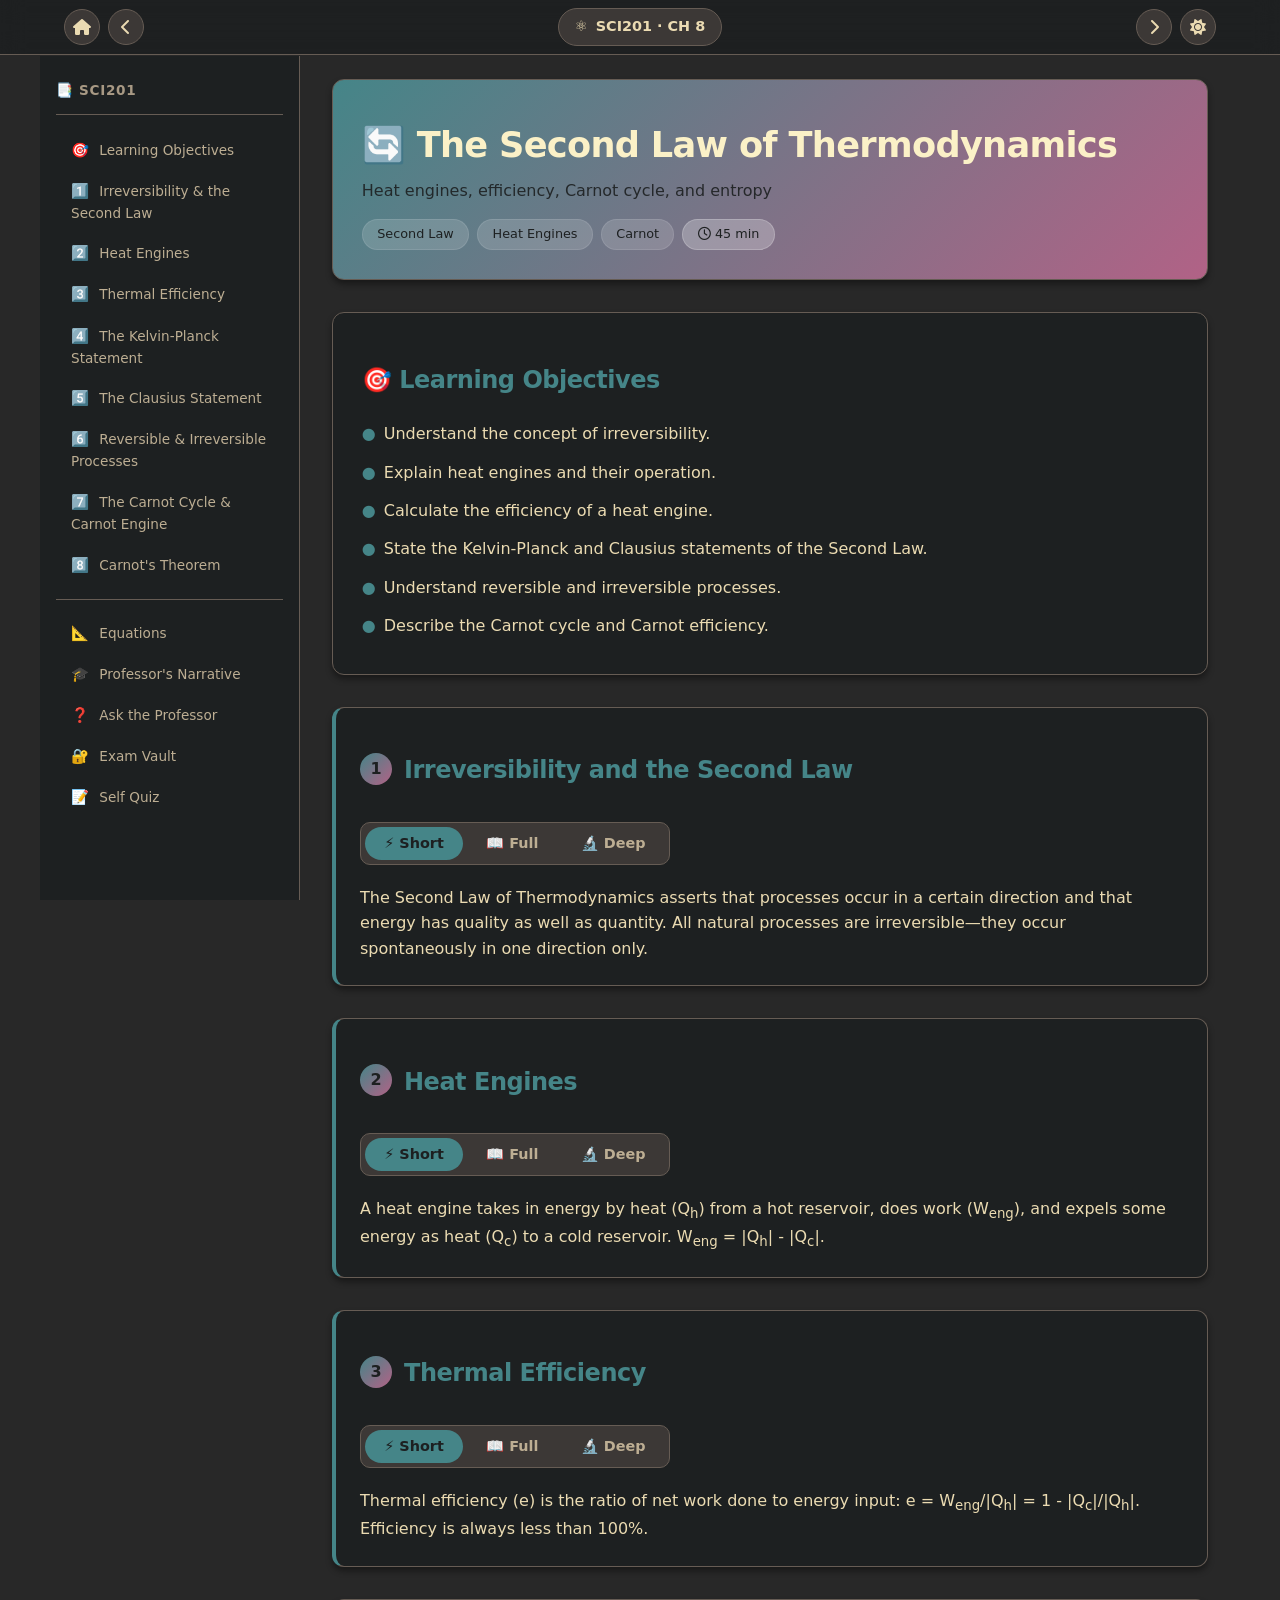
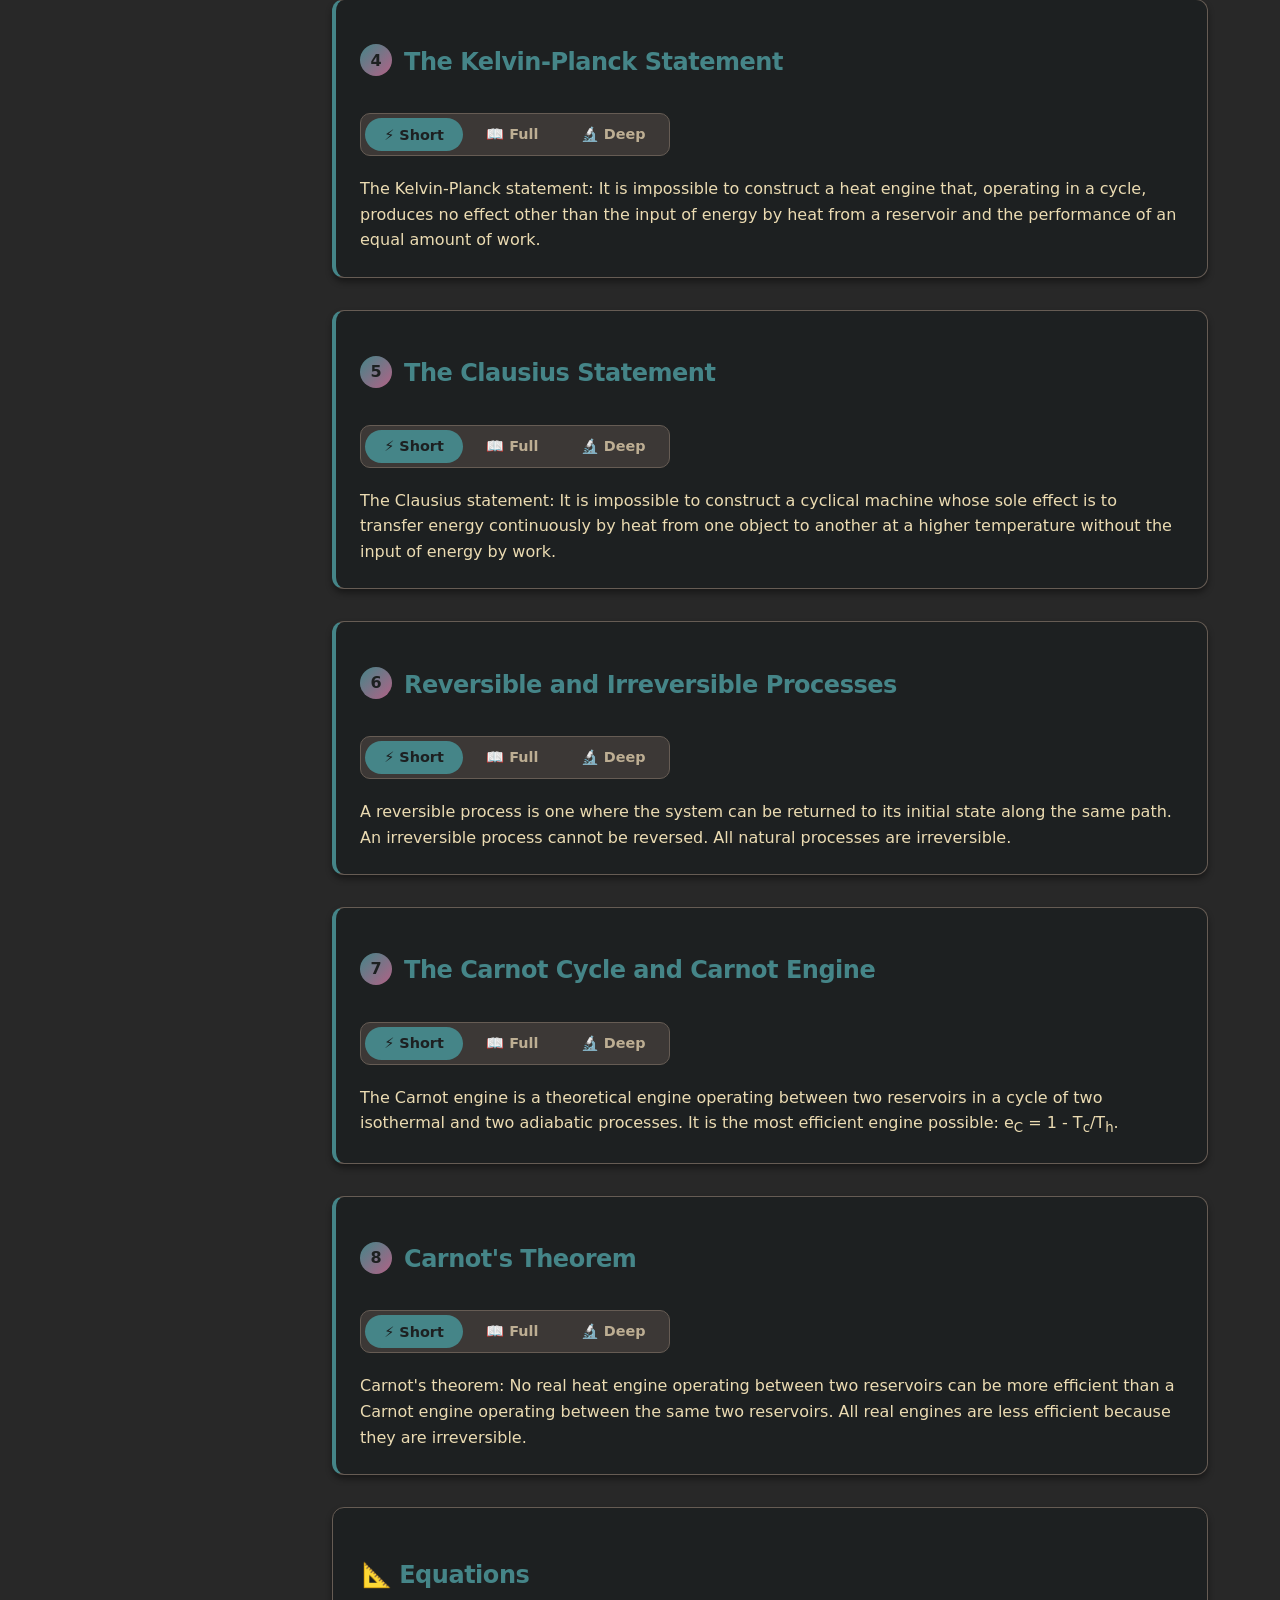
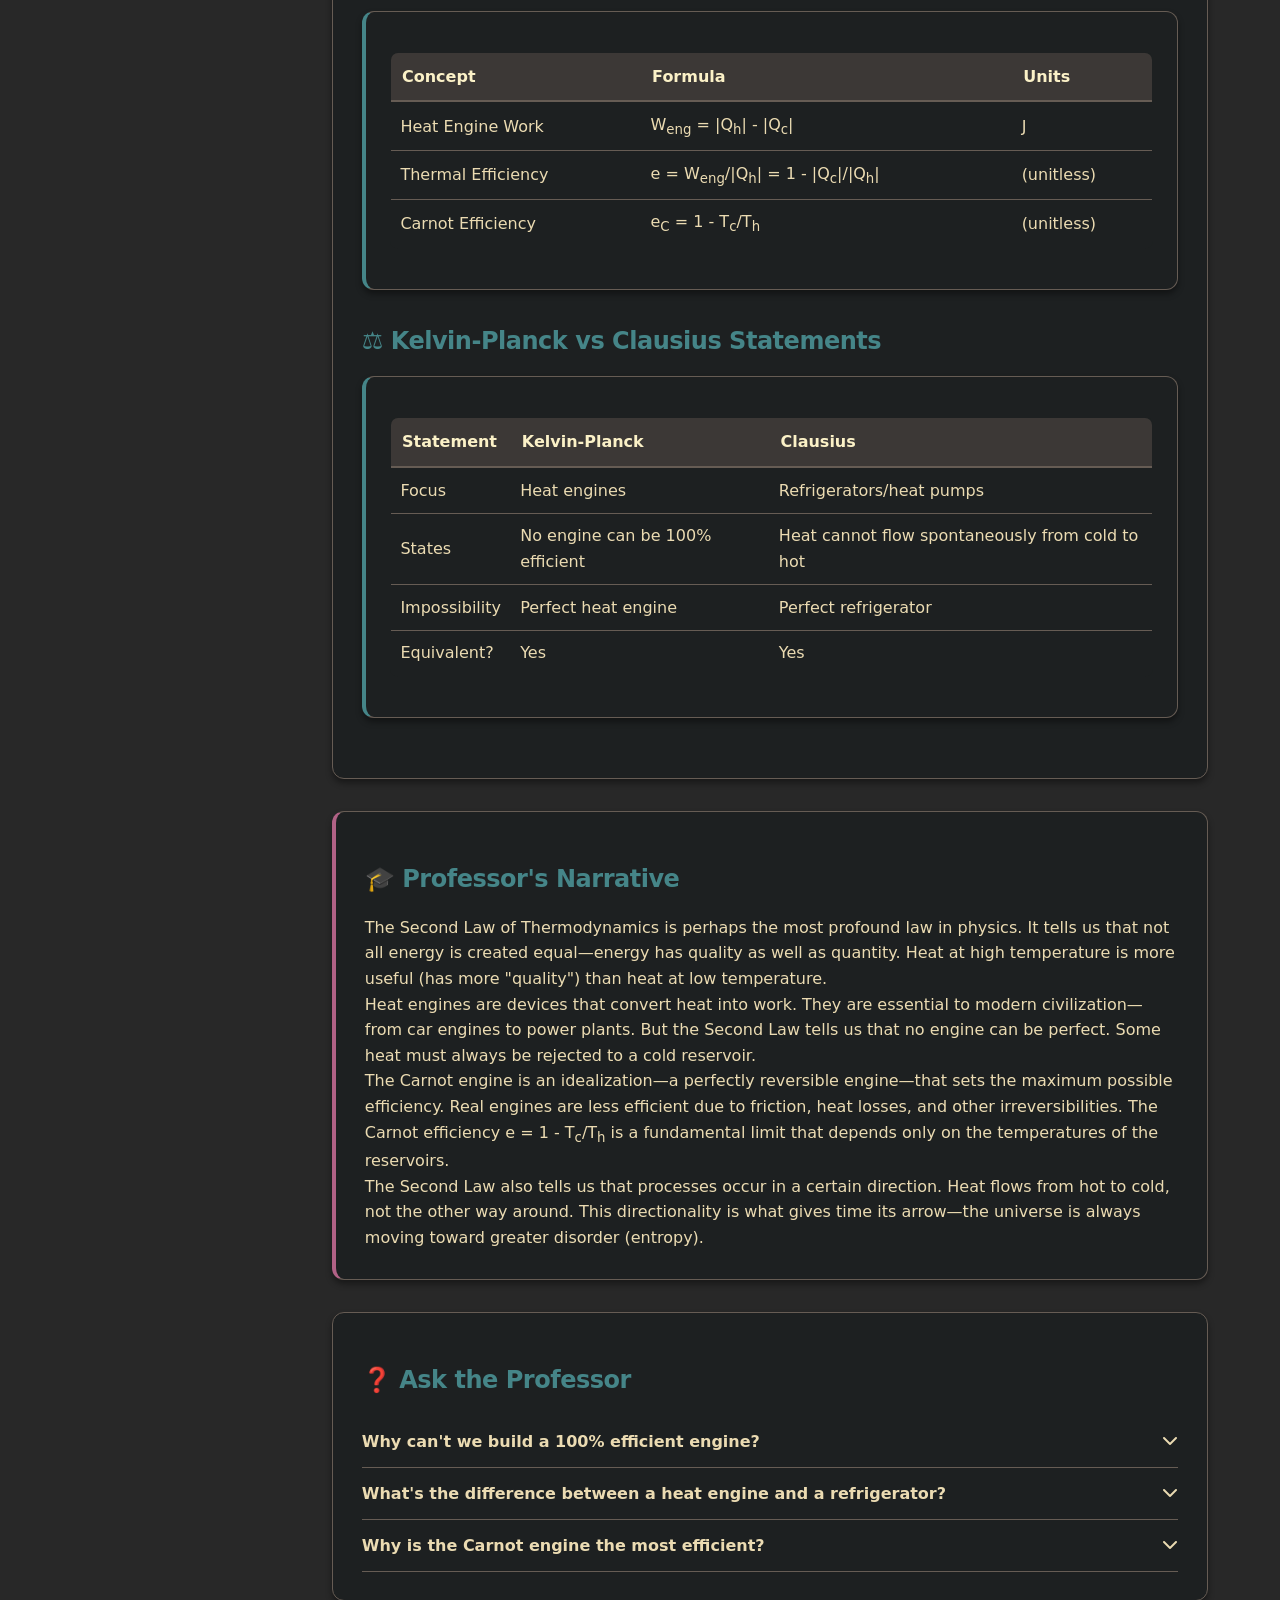
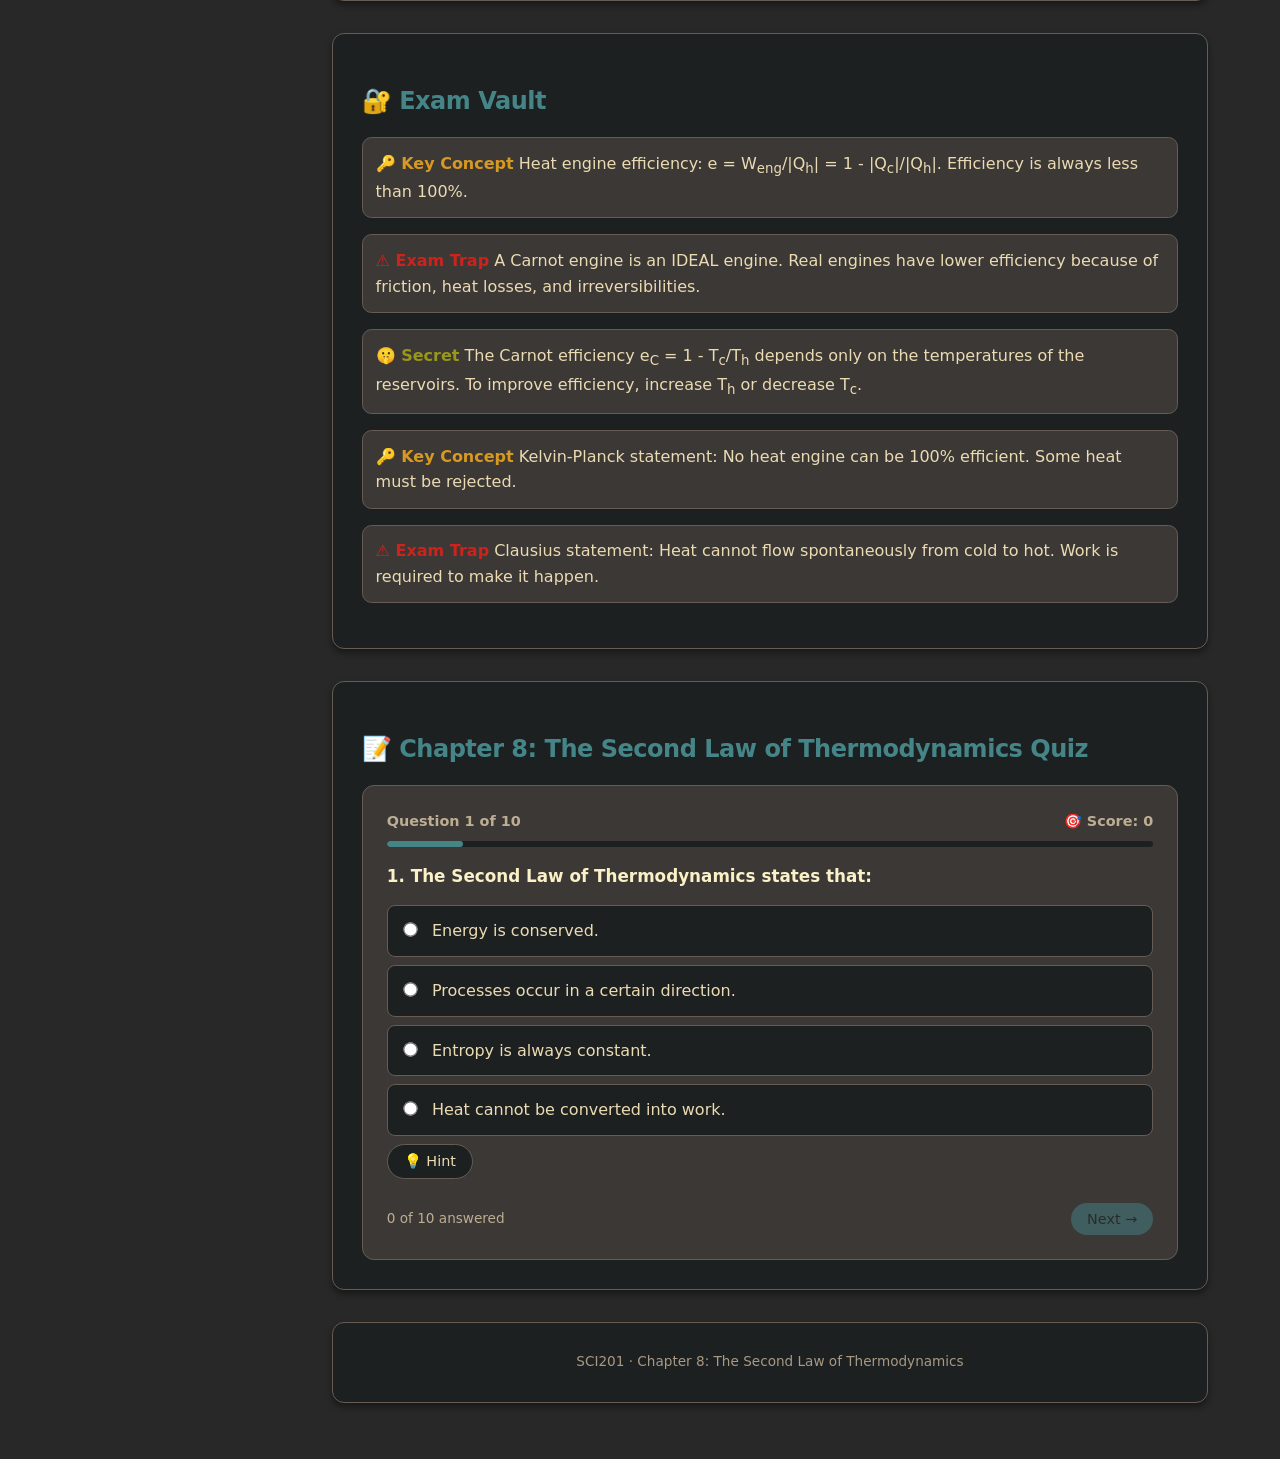
<file: chapters/chapter8.html>
<!doctype html>
<html lang="en">
    <head>
        <meta charset="UTF-8" />
        <meta
            name="viewport"
            content="width=device-width, initial-scale=1.0, user-scalable=yes"
        />
        <title>Chapter 8: The Second Law of Thermodynamics · SCI201</title>
        <link
            rel="stylesheet"
            href="https://cdnjs.cloudflare.com/ajax/libs/font-awesome/6.5.0/css/all.min.css"
        />
        <style>
            /* ================================================================
               GRUVBOX COLOR PALETTE
               ================================================================ */
            :root {
                --bg: #fbf1c7;
                --bg0_h: #f9f5d7;
                --bg0: #fbf1c7;
                --bg1: #ebdbb2;
                --bg2: #d5c4a1;
                --bg3: #bdae93;
                --bg4: #a89984;
                --fg: #3c3836;
                --fg0: #282828;
                --fg1: #3c3836;
                --fg2: #504945;
                --fg3: #665c54;
                --fg4: #7c6f64;
                --gray: #928374;
                --red: #9d0006;
                --green: #79740e;
                --yellow: #b57614;
                --blue: #076678;
                --purple: #8f3f71;
                --aqua: #427b58;
                --orange: #d65d0e;
                --surface: var(--bg0_h);
                --surface-alt: var(--bg1);
                --text: var(--fg1);
                --text-secondary: var(--fg3);
                --text-muted: var(--fg4);
                --border: var(--bg3);
                --border-light: var(--bg2);
                --primary: var(--blue);
                --primary-light: var(--bg2);
                --accent: var(--yellow);
                --success: var(--green);
                --danger: var(--red);
                --warning: var(--orange);
                --shadow-sm: 0 1px 2px rgba(0, 0, 0, 0.05);
                --shadow:
                    0 4px 6px rgba(0, 0, 0, 0.04), 0 1px 3px rgba(0, 0, 0, 0.06);
                --radius: 12px;
                --radius-sm: 8px;
                --transition: 0.2s ease;
                --sidebar-width: 260px;
            }

            [data-theme="dark"] {
                --bg: #282828;
                --bg0_h: #1d2021;
                --bg0: #282828;
                --bg1: #3c3836;
                --bg2: #504945;
                --bg3: #665c54;
                --bg4: #7c6f64;
                --fg: #ebdbb2;
                --fg0: #fbf1c7;
                --fg1: #ebdbb2;
                --fg2: #d5c4a1;
                --fg3: #bdae93;
                --fg4: #a89984;
                --gray: #928374;
                --red: #cc241d;
                --green: #98971a;
                --yellow: #d79921;
                --blue: #458588;
                --purple: #b16286;
                --aqua: #689d6a;
                --orange: #d65d0e;
                --surface: var(--bg0_h);
                --surface-alt: var(--bg1);
                --text: var(--fg1);
                --text-secondary: var(--fg3);
                --text-muted: var(--fg4);
                --border: var(--bg3);
                --border-light: var(--bg2);
                --primary: var(--blue);
                --primary-light: var(--bg2);
                --shadow-sm: 0 1px 2px rgba(0, 0, 0, 0.3);
                --shadow: 0 4px 6px rgba(0, 0, 0, 0.4);
            }

            * {
                margin: 0;
                padding: 0;
                box-sizing: border-box;
            }

            body {
                font-family:
                    system-ui,
                    -apple-system,
                    "Segoe UI",
                    Roboto,
                    sans-serif;
                background: var(--bg);
                color: var(--text);
                line-height: 1.6;
                transition:
                    background var(--transition),
                    color var(--transition);
                min-height: 100vh;
                max-width: 1200px;
                margin: 0 auto;
                overflow-x: hidden;
            }

            .sidebar {
                width: var(--sidebar-width);
                flex-shrink: 0;
                position: sticky;
                top: 56px;
                height: calc(100vh - 56px);
                background: var(--surface);
                border-inline-end: 1px solid var(--border);
                padding: 1.5rem 1rem;
                display: flex;
                flex-direction: column;
                overflow-y: auto;
                overflow-x: hidden;
                z-index: 10;
                transition:
                    background var(--transition),
                    border-color var(--transition);
            }

            .sidebar-header {
                font-weight: 700;
                font-size: 0.85rem;
                text-transform: uppercase;
                letter-spacing: 0.05em;
                color: var(--text-muted);
                margin-bottom: 1rem;
                padding-bottom: 0.75rem;
                border-bottom: 1px solid var(--border);
            }

            .sidebar-nav {
                list-style: none;
                padding: 0;
                margin: 0;
                display: flex;
                flex-direction: column;
                gap: 2px;
            }

            .sidebar-nav li a {
                display: block;
                padding: 0.5rem 0.75rem;
                border-radius: 6px;
                color: var(--text-secondary);
                text-decoration: none;
                font-size: 0.85rem;
                font-weight: 500;
                transition: all 0.15s ease;
                border-left: 3px solid transparent;
            }
            .sidebar-nav li a:hover {
                background: var(--surface-alt);
                color: var(--text);
                border-left-color: var(--border);
            }
            .sidebar-nav li a.active {
                background: var(--primary-light);
                color: var(--primary);
                font-weight: 600;
                border-left-color: var(--primary);
            }
            .sidebar-nav li a .emoji {
                margin-right: 6px;
                font-size: 0.9rem;
            }
            .sidebar-divider {
                border: none;
                border-top: 1px solid var(--border);
                margin: 0.75rem 0;
            }

            .main-wrapper {
                flex: 1;
                min-width: 0;
                padding: 1.5rem 2rem;
            }

            header,
            section,
            footer,
            .concept-card,
            .professor-card,
            .ask-section,
            .vault-section,
            .quiz-section {
                background: var(--surface);
                border-radius: var(--radius);
                padding: 1.8rem;
                margin-bottom: 2rem;
                box-shadow: var(--shadow);
                border: 1px solid var(--border);
            }

            header {
                background: linear-gradient(135deg, var(--blue), var(--purple));
                color: var(--bg0_h);
            }

            h1,
            h2,
            h3 {
                font-weight: 600;
                letter-spacing: -0.02em;
                color: var(--fg0);
                scroll-margin-top: 1rem;
            }
            h1 {
                font-size: 2.2rem;
                margin: 0.5rem 0 0.3rem;
            }
            h2 {
                font-size: 1.5rem;
                margin: 1.2rem 0 1rem;
                display: flex;
                align-items: center;
                gap: 0.5rem;
                color: var(--primary);
            }

            .nav-btn {
                background: var(--primary);
                border: none;
                color: var(--bg0_h);
                padding: 0.5rem 1rem;
                border-radius: 2rem;
                font-weight: 500;
                text-decoration: none;
                display: inline-flex;
                align-items: center;
                gap: 0.4rem;
                font-size: 0.9rem;
                cursor: pointer;
                transition: 0.2s;
                font-family: inherit;
            }
            .nav-btn:hover {
                filter: brightness(1.1);
                text-decoration: none;
                color: var(--bg0_h);
            }
            .nav-btn:disabled {
                opacity: 0.5;
                cursor: not-allowed;
            }

            .tag-list {
                display: flex;
                flex-wrap: wrap;
                gap: 0.5rem;
                margin-top: 1rem;
            }
            .tag {
                background: rgba(255, 255, 255, 0.15);
                color: var(--bg0_h);
                padding: 0.25rem 0.9rem;
                border-radius: 2rem;
                font-size: 0.8rem;
                font-weight: 500;
                border: 1px solid rgba(255, 255, 255, 0.1);
            }
            .tag--accent {
                background: rgba(255, 255, 255, 0.25);
                border-color: rgba(255, 255, 255, 0.2);
            }

            .objectives-list {
                list-style: none;
                padding-left: 0;
            }
            .objectives-list li {
                padding: 0.4rem 0;
                display: flex;
                align-items: baseline;
                gap: 0.5rem;
                color: var(--text);
            }
            .objectives-list li::before {
                content: "●";
                color: var(--primary);
                font-weight: bold;
            }

            .concept-card {
                border-left: 4px solid var(--primary);
                padding: 1.5rem;
                scroll-margin-top: 1rem;
            }
            .concept-header {
                display: flex;
                align-items: center;
                gap: 0.75rem;
                margin-bottom: 1rem;
            }
            .concept-number {
                background: linear-gradient(135deg, var(--blue), var(--purple));
                color: var(--bg0_h);
                width: 32px;
                height: 32px;
                border-radius: 50%;
                display: flex;
                align-items: center;
                justify-content: center;
                font-weight: 700;
            }

            .depth-tabs {
                display: inline-flex;
                gap: 4px;
                margin-bottom: 20px;
                background: var(--surface-alt);
                padding: 4px;
                border-radius: 10px;
                border: 1px solid var(--border);
            }
            .depth-tab {
                background: transparent;
                border: none;
                padding: 0.5rem 1.2rem;
                font-weight: 600;
                color: var(--text-secondary);
                cursor: pointer;
                border-radius: 2rem;
                transition: 0.2s;
                font-size: 0.9rem;
                font-family: inherit;
            }
            .depth-tab.active {
                background: var(--primary);
                color: var(--bg0_h);
            }

            .depth-content {
                display: none;
                animation: fade 0.2s ease;
                color: var(--text);
            }
            .depth-content.active {
                display: block;
            }
            @keyframes fade {
                from {
                    opacity: 0.3;
                }
                to {
                    opacity: 1;
                }
            }

            .formula {
                background: var(--surface-alt);
                padding: 0.8rem 1.2rem;
                border-radius: var(--radius-sm);
                margin: 1rem 0;
                font-family: "Courier New", monospace;
                font-weight: 500;
                border-left: 4px solid var(--primary);
                color: var(--fg0);
            }
            .label {
                display: block;
                font-size: 0.7rem;
                text-transform: uppercase;
                letter-spacing: 0.05em;
                color: var(--primary);
                margin-bottom: 0.2rem;
                font-weight: 600;
            }

            .note-box {
                background: var(--accent);
                border-left: 4px solid var(--orange);
                padding: 0.8rem 1rem;
                border-radius: 0.5rem;
                margin: 1.2rem 0;
                color: var(--bg0_h);
            }
            [data-theme="light"] .note-box {
                color: var(--fg0);
                background: var(--bg2);
            }

            .comparison-table-wrap {
                overflow-x: auto;
                margin: 1rem 0;
            }
            .comparison-table {
                width: 100%;
                border-collapse: collapse;
                background: var(--surface);
                border-radius: 0.5rem;
                overflow: hidden;
                border: 1px solid var(--border);
            }
            .comparison-table th {
                background: var(--surface-alt);
                padding: 0.7rem;
                text-align: left;
                color: var(--fg0);
                border-bottom: 2px solid var(--border);
            }
            .comparison-table td {
                padding: 0.6rem;
                border-bottom: 1px solid var(--border);
                color: var(--text);
            }

            .professor-card {
                border-left: 4px solid var(--purple);
            }
            .vault-entry {
                margin-bottom: 1rem;
                padding: 0.8rem;
                border-radius: 0.6rem;
                background: var(--surface-alt);
                border: 1px solid var(--border);
                color: var(--text);
            }
            .vault-type {
                font-weight: 700;
                margin-bottom: 0.3rem;
            }
            .vault-type--key {
                color: var(--accent);
            }
            .vault-type--trap {
                color: var(--red);
            }
            .vault-type--secret {
                color: var(--green);
            }

            .accordion-item {
                border-bottom: 1px solid var(--border);
            }
            .accordion-trigger {
                width: 100%;
                background: none;
                border: none;
                text-align: left;
                padding: 1rem 0;
                font-weight: 600;
                display: flex;
                justify-content: space-between;
                color: var(--text);
                cursor: pointer;
                font-family: inherit;
                font-size: 1rem;
            }
            .accordion-body {
                max-height: 0;
                overflow: hidden;
                transition: max-height 0.3s ease;
                padding: 0 0.5rem;
                color: var(--text-secondary);
            }
            .accordion-body.open {
                max-height: 300px;
                padding-bottom: 1rem;
            }

            .quiz-card {
                background: var(--surface-alt);
                border: 1px solid var(--border);
                padding: 1.5rem;
                border-radius: var(--radius);
            }
            .quiz-header {
                display: flex;
                justify-content: space-between;
                color: var(--text-secondary);
                margin-bottom: 0.5rem;
                font-weight: 600;
                font-size: 0.9rem;
            }
            .quiz-question {
                font-weight: 600;
                color: var(--fg0);
                margin: 1rem 0;
                font-size: 1.05rem;
                line-height: 1.6;
            }
            .quiz-options label {
                display: block;
                margin: 0.5rem 0;
                cursor: pointer;
                padding: 0.75rem 1rem;
                border-radius: var(--radius-sm);
                border: 1px solid var(--border);
                transition: 0.2s;
                background: var(--surface);
                color: var(--text);
            }
            .quiz-options label:hover {
                border-color: var(--primary);
                background: var(--bg2);
            }
            .quiz-options input[type="radio"] {
                margin-right: 10px;
                accent-color: var(--primary);
                transform: scale(1.1);
            }
            .quiz-feedback {
                background: var(--surface);
                padding: 0.8rem 1rem;
                border-radius: var(--radius-sm);
                margin-top: 1rem;
                border-left: 4px solid var(--primary);
                color: var(--text);
                line-height: 1.6;
            }
            .hidden {
                display: none !important;
            }
            button {
                cursor: pointer;
            }
            footer {
                text-align: center;
                font-size: 0.85rem;
                color: var(--text-muted);
                border-top: 1px solid var(--border);
            }

            #quiz-hint-btn,
            #quiz-prev-btn {
                background: var(--surface);
                color: var(--text);
                border: 1px solid var(--border);
            }
            #quiz-hint-btn:hover,
            #quiz-prev-btn:hover {
                background: var(--primary);
                color: var(--bg0_h);
                border-color: var(--primary);
            }
            #quiz-next-btn,
            #retry-btn {
                background: var(--primary);
                color: var(--bg0_h);
                border: none;
            }
            .score-display {
                color: var(--primary);
                font-weight: 700;
                font-size: 2rem;
            }

            .sidebar-toggle {
                display: none;
                background: var(--primary);
                color: var(--bg0_h);
                border: none;
                width: 40px;
                height: 40px;
                border-radius: 50%;
                font-size: 1.2rem;
                cursor: pointer;
                box-shadow: var(--shadow);
            }

            @media (max-width: 900px) {
                .toolbar-hamburger {
                    display: none !important;
                }
                .sidebar {
                    display: none !important;
                }
                .toolbar {
                    width: 100%;
                    margin-left: 0;
                    margin-right: 0;
                    padding: 0.5rem 1rem;
                    left: 0;
                    right: 0;
                }
                .concept-number {
                    min-width: 32px;
                    min-height: 32px;
                    width: auto;
                    height: auto;
                    padding: 0.25rem 0.5rem;
                    flex-shrink: 0;
                }
                html,
                body {
                    overflow-x: clip;
                    width: 100%;
                }
                .sidebar {
                    position: fixed;
                    left: -100%;
                    top: 56px;
                    height: calc(100vh - 56px);
                    width: 280px;
                    transition: left 0.3s ease;
                    z-index: 15;
                }
                .sidebar.open {
                    left: 0;
                }
                .toolbar-hamburger {
                    display: none !important;
                    align-items: center;
                    justify-content: center;
                }
                .main-wrapper {
                    padding: 1rem;
                    width: 100%;
                }
            }

            .toolbar {
                position: sticky;
                top: 0;
                z-index: 50;
                width: 100vw;
                left: 0;
                right: 0;
                background: rgba(251, 241, 199, 0.85);
                backdrop-filter: blur(12px);
                -webkit-backdrop-filter: blur(12px);
                border-bottom: 1px solid var(--border);
                padding: 0.5rem calc((100vw - 1200px) / 2 + 1.5rem);
                display: flex;
                align-items: center;
                justify-content: space-between;
                gap: 1rem;
                margin-left: calc(-50vw + 600px);
                margin-right: calc(-50vw + 600px);
            }
            [data-theme="dark"] .toolbar {
                background: rgba(29, 32, 33, 0.9);
            }
            .toolbar-left,
            .toolbar-right {
                display: flex;
                align-items: center;
                gap: 0.5rem;
            }
            .toolbar-center {
                display: flex;
                align-items: center;
                gap: 0.5rem;
                font-weight: 700;
                font-size: 0.9rem;
                color: var(--text);
                background: var(--surface-alt);
                padding: 0.4rem 1rem;
                border-radius: 2rem;
                border: 1px solid var(--border);
            }
            .toolbar-btn {
                background: var(--surface-alt);
                border: 1px solid var(--border);
                color: var(--text);
                width: 36px;
                height: 36px;
                border-radius: 50%;
                display: flex;
                align-items: center;
                justify-content: center;
                cursor: pointer;
                text-decoration: none;
                font-size: 1rem;
                transition: all 0.2s ease;
            }
            .toolbar-btn:hover {
                background: var(--primary);
                color: var(--bg0_h);
                border-color: var(--aqua);
            }
            .toolbar-btn.disabled-btn {
                opacity: 0.3;
                cursor: not-allowed;
                pointer-events: none;
            }
            .scroll-top-btn {
                position: fixed;
                bottom: 2rem;
                right: 2rem;
                z-index: 100;
                background: var(--primary);
                color: var(--bg0_h);
                border: none;
                width: 44px;
                height: 44px;
                border-radius: 50%;
                font-size: 1.2rem;
                cursor: pointer;
                box-shadow: var(--shadow);
                display: none;
                align-items: center;
                justify-content: center;
                transition: all 0.3s ease;
            }
            .scroll-top-btn.visible {
                display: flex;
            }
            .scroll-top-btn:hover {
                filter: brightness(1.1);
                transform: translateY(-2px);
            }
            @media (max-width: 900px) {
                .scroll-top-btn {
                    bottom: 1.5rem;
                    right: 1.5rem;
                }
            }
        </style>
    </head>
    <body>
        <aside class="sidebar" id="sidebar">
            <div class="sidebar-header">📑 SCI201</div>
            <ul class="sidebar-nav">
                <li>
                    <a href="#objectives"
                        ><span class="emoji">🎯</span> Learning Objectives</a
                    >
                </li>
                <li>
                    <a href="#concept1"
                        ><span class="emoji">1️⃣</span> Irreversibility & the
                        Second Law</a
                    >
                </li>
                <li>
                    <a href="#concept2"
                        ><span class="emoji">2️⃣</span> Heat Engines</a
                    >
                </li>
                <li>
                    <a href="#concept3"
                        ><span class="emoji">3️⃣</span> Thermal Efficiency</a
                    >
                </li>
                <li>
                    <a href="#concept4"
                        ><span class="emoji">4️⃣</span> The Kelvin-Planck
                        Statement</a
                    >
                </li>
                <li>
                    <a href="#concept5"
                        ><span class="emoji">5️⃣</span> The Clausius Statement</a
                    >
                </li>
                <li>
                    <a href="#concept6"
                        ><span class="emoji">6️⃣</span> Reversible & Irreversible
                        Processes</a
                    >
                </li>
                <li>
                    <a href="#concept7"
                        ><span class="emoji">7️⃣</span> The Carnot Cycle & Carnot
                        Engine</a
                    >
                </li>
                <li>
                    <a href="#concept8"
                        ><span class="emoji">8️⃣</span> Carnot's Theorem</a
                    >
                </li>
                <hr class="sidebar-divider" />
                <li>
                    <a href="#formulas"
                        ><span class="emoji">📐</span> Equations</a
                    >
                </li>
                <li>
                    <a href="#narrative"
                        ><span class="emoji">🎓</span> Professor's Narrative</a
                    >
                </li>
                <li>
                    <a href="#ask-professor"
                        ><span class="emoji">❓</span> Ask the Professor</a
                    >
                </li>
                <li>
                    <a href="#exam-vault"
                        ><span class="emoji">🔐</span> Exam Vault</a
                    >
                </li>
                <li>
                    <a href="#quiz"><span class="emoji">📝</span> Self Quiz</a>
                </li>
            </ul>
        </aside>

        <div class="main-wrapper">
            <header>
                <h1>🔄 The Second Law of Thermodynamics</h1>
                <p style="color: var(--bg0_h); opacity: 0.9">
                    Heat engines, efficiency, Carnot cycle, and entropy
                </p>
                <div class="tag-list">
                    <span class="tag">Second Law</span>
                    <span class="tag">Heat Engines</span>
                    <span class="tag">Carnot</span>
                    <span class="tag tag--accent"
                        ><i class="fa-regular fa-clock"></i> 45 min</span
                    >
                </div>
            </header>

            <main>
                <section id="objectives">
                    <h2>🎯 Learning Objectives</h2>
                    <ul class="objectives-list">
                        <li>Understand the concept of irreversibility.</li>
                        <li>Explain heat engines and their operation.</li>
                        <li>Calculate the efficiency of a heat engine.</li>
                        <li>
                            State the Kelvin-Planck and Clausius statements of
                            the Second Law.
                        </li>
                        <li>
                            Understand reversible and irreversible processes.
                        </li>
                        <li>
                            Describe the Carnot cycle and Carnot efficiency.
                        </li>
                    </ul>
                </section>

                <div class="concept-card" id="concept1">
                    <div class="concept-header">
                        <span class="concept-number">1</span>
                        <h2>Irreversibility and the Second Law</h2>
                    </div>
                    <div class="depth-tabs">
                        <button class="depth-tab active" data-layer="short">
                            ⚡ Short
                        </button>
                        <button class="depth-tab" data-layer="full">
                            📖 Full
                        </button>
                        <button class="depth-tab" data-layer="deep">
                            🔬 Deep
                        </button>
                    </div>
                    <div data-layer="short" class="depth-content active">
                        <p>
                            The Second Law of Thermodynamics asserts that
                            processes occur in a certain direction and that
                            energy has quality as well as quantity. All natural
                            processes are irreversible—they occur spontaneously
                            in one direction only.
                        </p>
                    </div>
                    <div data-layer="full" class="depth-content">
                        <p>
                            The First Law states that energy is conserved but
                            places no restriction on the direction of energy
                            flow. The Second Law addresses this: processes occur
                            in a certain direction and cannot be reversed. An
                            irreversible process is one that occurs naturally in
                            one direction only. For example, heat flows
                            spontaneously from hot to cold, never from cold to
                            hot. All natural processes are irreversible to some
                            degree.
                        </p>
                    </div>
                    <div data-layer="deep" class="depth-content">
                        <p>
                            The Second Law has profound implications. It
                            explains why we cannot build a perfect heat engine
                            that converts all heat into work. It explains why
                            time has a direction (the arrow of time). The Second
                            Law is intimately connected to the concept of
                            entropy—a measure of disorder. In any natural
                            process, the total entropy of the universe
                            increases. This is why we can't "unburn" fuel or
                            "unbreak" an egg.
                        </p>
                    </div>
                </div>

                <div class="concept-card" id="concept2">
                    <div class="concept-header">
                        <span class="concept-number">2</span>
                        <h2>Heat Engines</h2>
                    </div>
                    <div class="depth-tabs">
                        <button class="depth-tab active" data-layer="short">
                            ⚡ Short
                        </button>
                        <button class="depth-tab" data-layer="full">
                            📖 Full
                        </button>
                        <button class="depth-tab" data-layer="deep">
                            🔬 Deep
                        </button>
                    </div>
                    <div data-layer="short" class="depth-content active">
                        <p>
                            A heat engine takes in energy by heat
                            (Q<sub>h</sub>) from a hot reservoir, does work
                            (W<sub>eng</sub>), and expels some energy as heat
                            (Q<sub>c</sub>) to a cold reservoir. W<sub>eng</sub>
                            = |Q<sub>h</sub>| - |Q<sub>c</sub>|.
                        </p>
                    </div>
                    <div data-layer="full" class="depth-content">
                        <p>A heat engine operates in a cyclic process:</p>
                        <p>
                            1. Absorbs energy Q<sub>h</sub> from a
                            high-temperature reservoir.
                        </p>
                        <p>2. Does work W<sub>eng</sub> on its surroundings.</p>
                        <p>
                            3. Expels energy Q<sub>c</sub> to a low-temperature
                            reservoir.
                        </p>
                        <p>
                            Since it's a cyclic process, the change in internal
                            energy is zero (ΔU = 0), so:
                        </p>
                        <div class="formula">
                            <span class="label">Net Work</span> W<sub>eng</sub>
                            = |Q<sub>h</sub>| - |Q<sub>c</sub>|
                        </div>
                    </div>
                    <div data-layer="deep" class="depth-content">
                        <p>
                            Heat engines are everywhere—from car engines to
                            power plants to the human body. The Second Law tells
                            us that no engine can be 100% efficient—some heat
                            must always be exhausted to a cold reservoir. The
                            cold reservoir is typically the environment
                            (atmosphere, river, etc.).
                        </p>
                    </div>
                </div>

                <div class="concept-card" id="concept3">
                    <div class="concept-header">
                        <span class="concept-number">3</span>
                        <h2>Thermal Efficiency</h2>
                    </div>
                    <div class="depth-tabs">
                        <button class="depth-tab active" data-layer="short">
                            ⚡ Short
                        </button>
                        <button class="depth-tab" data-layer="full">
                            📖 Full
                        </button>
                        <button class="depth-tab" data-layer="deep">
                            🔬 Deep
                        </button>
                    </div>
                    <div data-layer="short" class="depth-content active">
                        <p>
                            Thermal efficiency (e) is the ratio of net work done
                            to energy input: e = W<sub>eng</sub>/|Q<sub>h</sub>|
                            = 1 - |Q<sub>c</sub>|/|Q<sub>h</sub>|. Efficiency is
                            always less than 100%.
                        </p>
                    </div>
                    <div data-layer="full" class="depth-content">
                        <p>Thermal efficiency is defined as:</p>
                        <div class="formula">
                            <span class="label">Efficiency</span> e = W<sub
                                >eng</sub
                            >
                            / |Q<sub>h</sub>|
                        </div>
                        <p>
                            Since W<sub>eng</sub> = |Q<sub>h</sub>| -
                            |Q<sub>c</sub>|, this can be written as:
                        </p>
                        <div class="formula">
                            <span class="label">Efficiency</span> e = 1 -
                            |Q<sub>c</sub>| / |Q<sub>h</sub>|
                        </div>
                        <p>
                            Efficiency is a measure of how much of the input
                            energy is converted into useful work. In practice,
                            all heat engines have efficiencies less than 100%.
                        </p>
                    </div>
                    <div data-layer="deep" class="depth-content">
                        <p>
                            To achieve 100% efficiency, Q<sub>c</sub> would have
                            to be zero, which is impossible according to the
                            Second Law. The efficiency of a heat engine is
                            limited by the temperatures of the reservoirs. Even
                            an ideal Carnot engine has efficiency e = 1 -
                            T<sub>c</sub>/T<sub>h</sub>, which is less than 100%
                            as long as T<sub>c</sub> > 0 and T<sub>h</sub> is
                            finite.
                        </p>
                    </div>
                </div>

                <div class="concept-card" id="concept4">
                    <div class="concept-header">
                        <span class="concept-number">4</span>
                        <h2>The Kelvin-Planck Statement</h2>
                    </div>
                    <div class="depth-tabs">
                        <button class="depth-tab active" data-layer="short">
                            ⚡ Short
                        </button>
                        <button class="depth-tab" data-layer="full">
                            📖 Full
                        </button>
                        <button class="depth-tab" data-layer="deep">
                            🔬 Deep
                        </button>
                    </div>
                    <div data-layer="short" class="depth-content active">
                        <p>
                            The Kelvin-Planck statement: It is impossible to
                            construct a heat engine that, operating in a cycle,
                            produces no effect other than the input of energy by
                            heat from a reservoir and the performance of an
                            equal amount of work.
                        </p>
                    </div>
                    <div data-layer="full" class="depth-content">
                        <p>
                            The Kelvin-Planck statement says that no heat engine
                            can be 100% efficient. Some energy Q<sub>c</sub>
                            must always be expelled to the environment. It is
                            impossible to convert all heat into work without any
                            other effect. This means:
                        </p>
                        <p>• W<sub>eng</sub> can never equal |Q<sub>h</sub>|</p>
                        <p>• Q<sub>c</sub> cannot be zero</p>
                        <p>• Efficiency e can never equal 100%</p>
                    </div>
                    <div data-layer="deep" class="depth-content">
                        <p>
                            This statement has profound practical implications.
                            Any engine that produces work must also exhaust some
                            heat. This is why power plants need cooling
                            towers—they must reject waste heat to the
                            environment. The Kelvin-Planck statement is
                            equivalent to the Clausius statement—if one were
                            false, the other would also be false.
                        </p>
                    </div>
                </div>

                <div class="concept-card" id="concept5">
                    <div class="concept-header">
                        <span class="concept-number">5</span>
                        <h2>The Clausius Statement</h2>
                    </div>
                    <div class="depth-tabs">
                        <button class="depth-tab active" data-layer="short">
                            ⚡ Short
                        </button>
                        <button class="depth-tab" data-layer="full">
                            📖 Full
                        </button>
                        <button class="depth-tab" data-layer="deep">
                            🔬 Deep
                        </button>
                    </div>
                    <div data-layer="short" class="depth-content active">
                        <p>
                            The Clausius statement: It is impossible to
                            construct a cyclical machine whose sole effect is to
                            transfer energy continuously by heat from one object
                            to another at a higher temperature without the input
                            of energy by work.
                        </p>
                    </div>
                    <div data-layer="full" class="depth-content">
                        <p>
                            The Clausius statement says that heat cannot flow
                            spontaneously from a cold object to a hot object. To
                            make heat flow from cold to hot, you must do work
                            (as in a refrigerator or heat pump). This means:
                        </p>
                        <p>
                            • Energy does not spontaneously transfer by heat
                            from a cold object to a hot object.
                        </p>
                        <p>
                            • A perfect refrigerator (one that cools without
                            requiring work) is impossible.
                        </p>
                    </div>
                    <div data-layer="deep" class="depth-content">
                        <p>
                            The Clausius statement is equivalent to the
                            Kelvin-Planck statement. If you could build a
                            perfect refrigerator (heat flowing from cold to hot
                            without work), you could use it with a heat engine
                            to violate the Kelvin-Planck statement. The Second
                            Law prevents both.
                        </p>
                    </div>
                </div>

                <div class="concept-card" id="concept6">
                    <div class="concept-header">
                        <span class="concept-number">6</span>
                        <h2>Reversible and Irreversible Processes</h2>
                    </div>
                    <div class="depth-tabs">
                        <button class="depth-tab active" data-layer="short">
                            ⚡ Short
                        </button>
                        <button class="depth-tab" data-layer="full">
                            📖 Full
                        </button>
                        <button class="depth-tab" data-layer="deep">
                            🔬 Deep
                        </button>
                    </div>
                    <div data-layer="short" class="depth-content active">
                        <p>
                            A reversible process is one where the system can be
                            returned to its initial state along the same path.
                            An irreversible process cannot be reversed. All
                            natural processes are irreversible.
                        </p>
                    </div>
                    <div data-layer="full" class="depth-content">
                        <p>
                            <strong>Reversible Process:</strong> A process in
                            which every point along the path is an equilibrium
                            state, and the system can be returned to its initial
                            state along the same path. Reversible processes are
                            an idealization; they require the process to occur
                            infinitely slowly (quasi-static) with no dissipative
                            effects.
                        </p>
                        <p>
                            <strong>Irreversible Process:</strong> A process
                            that cannot be reversed. All natural processes are
                            irreversible. Examples include heat flow from hot to
                            cold, free expansion of a gas into a vacuum, and
                            friction and turbulence.
                        </p>
                    </div>
                    <div data-layer="deep" class="depth-content">
                        <p>
                            Reversible processes are important because they
                            represent the maximum possible efficiency. The
                            Carnot engine is an ideal reversible engine. In
                            reality, all processes have some irreversibility due
                            to friction, turbulence, and other dissipative
                            effects. The more quickly a process occurs, the more
                            irreversible it tends to be.
                        </p>
                    </div>
                </div>

                <div class="concept-card" id="concept7">
                    <div class="concept-header">
                        <span class="concept-number">7</span>
                        <h2>The Carnot Cycle and Carnot Engine</h2>
                    </div>
                    <div class="depth-tabs">
                        <button class="depth-tab active" data-layer="short">
                            ⚡ Short
                        </button>
                        <button class="depth-tab" data-layer="full">
                            📖 Full
                        </button>
                        <button class="depth-tab" data-layer="deep">
                            🔬 Deep
                        </button>
                    </div>
                    <div data-layer="short" class="depth-content active">
                        <p>
                            The Carnot engine is a theoretical engine operating
                            between two reservoirs in a cycle of two isothermal
                            and two adiabatic processes. It is the most
                            efficient engine possible: e<sub>C</sub> = 1 -
                            T<sub>c</sub>/T<sub>h</sub>.
                        </p>
                    </div>
                    <div data-layer="full" class="depth-content">
                        <p>The Carnot cycle consists of four steps:</p>
                        <p>
                            <strong>A → B (Isothermal Expansion):</strong> Gas
                            in contact with hot reservoir, absorbs heat Q<sub
                                >h</sub
                            >
                            at temperature T<sub>h</sub>.
                        </p>
                        <p>
                            <strong>B → C (Adiabatic Expansion):</strong> No
                            heat exchange, gas cools from T<sub>h</sub> to
                            T<sub>c</sub>.
                        </p>
                        <p>
                            <strong>C → D (Isothermal Compression):</strong> Gas
                            in contact with cold reservoir, expels heat Q<sub
                                >c</sub
                            >
                            at temperature T<sub>c</sub>.
                        </p>
                        <p>
                            <strong>D → A (Adiabatic Compression):</strong> No
                            heat exchange, gas warms from T<sub>c</sub> to
                            T<sub>h</sub>.
                        </p>
                        <p>
                            For a Carnot engine, Q<sub>c</sub>/Q<sub>h</sub> =
                            T<sub>c</sub>/T<sub>h</sub>, so:
                        </p>
                        <div class="formula">
                            <span class="label">Carnot Efficiency</span> e<sub
                                >C</sub
                            >
                            = 1 - T<sub>c</sub>/T<sub>h</sub>
                        </div>
                    </div>
                    <div data-layer="deep" class="depth-content">
                        <p>
                            The Carnot efficiency is the maximum possible
                            efficiency for any engine operating between two
                            given temperatures. To achieve higher efficiency,
                            increase T<sub>h</sub> or decrease T<sub>c</sub>. In
                            practice, T<sub>c</sub> is often near room
                            temperature (about 300 K), so the only way to
                            improve efficiency is to increase T<sub>h</sub>.
                            This is why power plants use superheated steam at
                            high temperatures.
                        </p>
                    </div>
                </div>

                <div class="concept-card" id="concept8">
                    <div class="concept-header">
                        <span class="concept-number">8</span>
                        <h2>Carnot's Theorem</h2>
                    </div>
                    <div class="depth-tabs">
                        <button class="depth-tab active" data-layer="short">
                            ⚡ Short
                        </button>
                        <button class="depth-tab" data-layer="full">
                            📖 Full
                        </button>
                        <button class="depth-tab" data-layer="deep">
                            🔬 Deep
                        </button>
                    </div>
                    <div data-layer="short" class="depth-content active">
                        <p>
                            Carnot's theorem: No real heat engine operating
                            between two reservoirs can be more efficient than a
                            Carnot engine operating between the same two
                            reservoirs. All real engines are less efficient
                            because they are irreversible.
                        </p>
                    </div>
                    <div data-layer="full" class="depth-content">
                        <p>Carnot's theorem has two parts:</p>
                        <p>
                            1. All Carnot engines operating between the same two
                            temperatures have the same efficiency, regardless of
                            the working substance.
                        </p>
                        <p>
                            2. No real (irreversible) engine operating between
                            the same two temperatures can be more efficient than
                            a Carnot engine.
                        </p>
                        <p>
                            The efficiency of a real engine is reduced by
                            friction, energy losses through conduction, and
                            other irreversible processes.
                        </p>
                    </div>
                    <div data-layer="deep" class="depth-content">
                        <p>
                            Carnot's theorem provides an upper bound on the
                            efficiency of any heat engine. It tells us that the
                            efficiency of an engine is limited by the
                            temperatures of the reservoirs. The theorem also
                            provides a way to define an absolute temperature
                            scale—the Carnot efficiency is independent of the
                            working substance, so it can be used to define
                            temperature.
                        </p>
                    </div>
                </div>

                <section id="formulas">
                    <h2>📐 Equations</h2>
                    <div class="concept-card">
                        <div class="comparison-table-wrap">
                            <table class="comparison-table">
                                <thead>
                                    <tr>
                                        <th>Concept</th>
                                        <th>Formula</th>
                                        <th>Units</th>
                                    </tr>
                                </thead>
                                <tbody>
                                    <tr>
                                        <td>Heat Engine Work</td>
                                        <td>
                                            W<sub>eng</sub> = |Q<sub>h</sub>| -
                                            |Q<sub>c</sub>|
                                        </td>
                                        <td>J</td>
                                    </tr>
                                    <tr>
                                        <td>Thermal Efficiency</td>
                                        <td>
                                            e = W<sub>eng</sub>/|Q<sub>h</sub>|
                                            = 1 -
                                            |Q<sub>c</sub>|/|Q<sub>h</sub>|
                                        </td>
                                        <td>(unitless)</td>
                                    </tr>
                                    <tr>
                                        <td>Carnot Efficiency</td>
                                        <td>
                                            e<sub>C</sub> = 1 -
                                            T<sub>c</sub>/T<sub>h</sub>
                                        </td>
                                        <td>(unitless)</td>
                                    </tr>
                                </tbody>
                            </table>
                        </div>
                    </div>

                    <h2>⚖️ Kelvin-Planck vs Clausius Statements</h2>
                    <div class="concept-card">
                        <div class="comparison-table-wrap">
                            <table class="comparison-table">
                                <thead>
                                    <tr>
                                        <th>Statement</th>
                                        <th>Kelvin-Planck</th>
                                        <th>Clausius</th>
                                    </tr>
                                </thead>
                                <tbody>
                                    <tr>
                                        <td>Focus</td>
                                        <td>Heat engines</td>
                                        <td>Refrigerators/heat pumps</td>
                                    </tr>
                                    <tr>
                                        <td>States</td>
                                        <td>No engine can be 100% efficient</td>
                                        <td>
                                            Heat cannot flow spontaneously from
                                            cold to hot
                                        </td>
                                    </tr>
                                    <tr>
                                        <td>Impossibility</td>
                                        <td>Perfect heat engine</td>
                                        <td>Perfect refrigerator</td>
                                    </tr>
                                    <tr>
                                        <td>Equivalent?</td>
                                        <td>Yes</td>
                                        <td>Yes</td>
                                    </tr>
                                </tbody>
                            </table>
                        </div>
                    </div>
                </section>

                <section class="professor-card" id="narrative">
                    <h2>🎓 Professor's Narrative</h2>
                    <p>
                        The Second Law of Thermodynamics is perhaps the most
                        profound law in physics. It tells us that not all energy
                        is created equal—energy has quality as well as quantity.
                        Heat at high temperature is more useful (has more
                        "quality") than heat at low temperature.
                    </p>
                    <p>
                        Heat engines are devices that convert heat into work.
                        They are essential to modern civilization—from car
                        engines to power plants. But the Second Law tells us
                        that no engine can be perfect. Some heat must always be
                        rejected to a cold reservoir.
                    </p>
                    <p>
                        The Carnot engine is an idealization—a perfectly
                        reversible engine—that sets the maximum possible
                        efficiency. Real engines are less efficient due to
                        friction, heat losses, and other irreversibilities. The
                        Carnot efficiency e = 1 - T<sub>c</sub>/T<sub>h</sub> is
                        a fundamental limit that depends only on the
                        temperatures of the reservoirs.
                    </p>
                    <p>
                        The Second Law also tells us that processes occur in a
                        certain direction. Heat flows from hot to cold, not the
                        other way around. This directionality is what gives time
                        its arrow—the universe is always moving toward greater
                        disorder (entropy).
                    </p>
                </section>

                <section class="ask-section" id="ask-professor">
                    <h2>❓ Ask the Professor</h2>
                    <div class="accordion">
                        <div class="accordion-item">
                            <button class="accordion-trigger">
                                Why can't we build a 100% efficient engine?
                                <i class="fa-solid fa-chevron-down"></i>
                            </button>
                            <div class="accordion-body">
                                <p>
                                    According to the Second Law, some heat must
                                    always be rejected to a cold reservoir. If
                                    we had a 100% efficient engine, we would be
                                    converting all heat into work with no other
                                    effect, which violates the Kelvin-Planck
                                    statement. This would be like a perpetual
                                    motion machine of the second kind.
                                </p>
                            </div>
                        </div>
                        <div class="accordion-item">
                            <button class="accordion-trigger">
                                What's the difference between a heat engine and
                                a refrigerator?
                                <i class="fa-solid fa-chevron-down"></i>
                            </button>
                            <div class="accordion-body">
                                <p>
                                    A heat engine converts heat into work (it
                                    takes energy from hot and delivers work). A
                                    refrigerator uses work to move heat from
                                    cold to hot (it takes work to pump heat from
                                    a cold space to a hot environment). Both are
                                    governed by the Second Law.
                                </p>
                            </div>
                        </div>
                        <div class="accordion-item">
                            <button class="accordion-trigger">
                                Why is the Carnot engine the most efficient?
                                <i class="fa-solid fa-chevron-down"></i>
                            </button>
                            <div class="accordion-body">
                                <p>
                                    The Carnot engine is a reversible engine—it
                                    operates through a cycle of equilibrium
                                    states with no friction or other dissipative
                                    losses. Any irreversibility (friction,
                                    turbulence, heat loss) reduces efficiency.
                                    Since the Carnot engine has no
                                    irreversibilities, it achieves the maximum
                                    possible efficiency.
                                </p>
                            </div>
                        </div>
                    </div>
                </section>

                <section class="vault-section" id="exam-vault">
                    <h2>🔐 Exam Vault</h2>
                    <div class="vault-entry">
                        <span class="vault-type vault-type--key"
                            >🔑 Key Concept</span
                        >
                        Heat engine efficiency: e =
                        W<sub>eng</sub>/|Q<sub>h</sub>| = 1 -
                        |Q<sub>c</sub>|/|Q<sub>h</sub>|. Efficiency is always
                        less than 100%.
                    </div>
                    <div class="vault-entry">
                        <span class="vault-type vault-type--trap"
                            >⚠️ Exam Trap</span
                        >
                        A Carnot engine is an IDEAL engine. Real engines have
                        lower efficiency because of friction, heat losses, and
                        irreversibilities.
                    </div>
                    <div class="vault-entry">
                        <span class="vault-type vault-type--secret"
                            >🤫 Secret</span
                        >
                        The Carnot efficiency e<sub>C</sub> = 1 -
                        T<sub>c</sub>/T<sub>h</sub> depends only on the
                        temperatures of the reservoirs. To improve efficiency,
                        increase T<sub>h</sub> or decrease T<sub>c</sub>.
                    </div>
                    <div class="vault-entry">
                        <span class="vault-type vault-type--key"
                            >🔑 Key Concept</span
                        >
                        Kelvin-Planck statement: No heat engine can be 100%
                        efficient. Some heat must be rejected.
                    </div>
                    <div class="vault-entry">
                        <span class="vault-type vault-type--trap"
                            >⚠️ Exam Trap</span
                        >
                        Clausius statement: Heat cannot flow spontaneously from
                        cold to hot. Work is required to make it happen.
                    </div>
                </section>

                <section class="quiz-section" id="quiz">
                    <h2>📝 Chapter 8: The Second Law of Thermodynamics Quiz</h2>
                    <div id="quiz-container"></div>
                </section>
            </main>

            <footer>
                SCI201 · Chapter 8: The Second Law of Thermodynamics
            </footer>
        </div>

        <script>
            (function () {
                window.toggleTheme = function () {
                    const html = document.documentElement;
                    const cur = html.getAttribute("data-theme");
                    const next = cur === "dark" ? "light" : "dark";
                    html.setAttribute("data-theme", next);
                    localStorage.setItem("garden_theme", next);
                };
                const saved = localStorage.getItem("garden_theme") || "dark";
                document.documentElement.setAttribute("data-theme", saved);

                document.querySelectorAll(".depth-tabs").forEach((tabGroup) => {
                    const card = tabGroup.closest(".concept-card");
                    if (!card) return;
                    const tabs = tabGroup.querySelectorAll(".depth-tab");
                    const contents = card.querySelectorAll(".depth-content");
                    tabs.forEach((tab) => {
                        tab.addEventListener("click", function () {
                            const layer = this.dataset.layer;
                            tabs.forEach((t) => t.classList.remove("active"));
                            this.classList.add("active");
                            contents.forEach((c) => {
                                c.classList.remove("active");
                                if (c.dataset.layer === layer)
                                    c.classList.add("active");
                            });
                        });
                    });
                });

                document
                    .querySelectorAll(".accordion-trigger")
                    .forEach((btn) => {
                        btn.addEventListener("click", function () {
                            const body = this.nextElementSibling;
                            const isOpen = body.classList.contains("open");
                            const section = this.closest(".accordion");
                            section
                                .querySelectorAll(".accordion-body")
                                .forEach((b) => b.classList.remove("open"));
                            if (!isOpen) body.classList.add("open");
                        });
                    });

                const currentStatus = localStorage.getItem("chapter_8_status");
                if (!currentStatus || currentStatus === "not-started") {
                    localStorage.setItem("chapter_8_status", "viewed");
                }
            })();
        </script>

        <script src="../js/quiz.js"></script>
        <script>
            initQuiz({
                chapterNum: 8,
                quizData: [
                    {
                        question:
                            "1. The Second Law of Thermodynamics states that:",
                        options: [
                            "Energy is conserved.",
                            "Processes occur in a certain direction.",
                            "Entropy is always constant.",
                            "Heat cannot be converted into work.",
                        ],
                        correct: 1,
                        explanation:
                            "The Second Law addresses the direction of processes.",
                        hint: "Think about the direction of heat flow.",
                    },
                    {
                        question:
                            "2. A heat engine takes in 1000 J of heat and does 300 J of work. What is its efficiency?",
                        options: ["30%.", "70%.", "100%.", "0%."],
                        correct: 0,
                        explanation: "e = W/Q_h = 300/1000 = 0.30 = 30%.",
                        hint: "Efficiency is work output divided by heat input.",
                    },
                    {
                        question: "3. The Kelvin-Planck statement says that:",
                        options: [
                            "Heat can flow from cold to hot.",
                            "No heat engine can be 100% efficient.",
                            "Energy can be created.",
                            "Entropy always decreases.",
                        ],
                        correct: 1,
                        explanation:
                            "It's about the impossibility of a perfect heat engine.",
                        hint: "It's about the impossibility of a perfect heat engine.",
                    },
                    {
                        question: "4. The Clausius statement says that:",
                        options: [
                            "Heat can flow from cold to hot.",
                            "Heat cannot flow spontaneously from cold to hot.",
                            "Work can be converted into heat.",
                            "Entropy is always zero.",
                        ],
                        correct: 1,
                        explanation:
                            "Heat requires work to flow from cold to hot.",
                        hint: "Think about refrigerators.",
                    },
                    {
                        question:
                            "5. A Carnot engine operating between reservoirs at 400 K and 300 K has what efficiency?",
                        options: ["25%.", "75%.", "100%.", "50%."],
                        correct: 0,
                        explanation: "e = 1 - 300/400 = 1 - 0.75 = 0.25 = 25%.",
                        hint: "Use e = 1 - T_c/T_h.",
                    },
                    {
                        question: "6. All natural processes are:",
                        options: [
                            "Reversible.",
                            "Irreversible.",
                            "Isothermal.",
                            "Adiabatic.",
                        ],
                        correct: 1,
                        explanation:
                            "Natural processes cannot be reversed without leaving a trace.",
                        hint: "Think about whether you can reverse any natural process.",
                    },
                    {
                        question: "7. The Carnot cycle consists of:",
                        options: [
                            "Two isothermal and two adiabatic processes.",
                            "Four isothermal processes.",
                            "Four adiabatic processes.",
                            "Two isochoric and two isobaric processes.",
                        ],
                        correct: 0,
                        explanation:
                            "The Carnot cycle has two isothermal and two adiabatic steps.",
                        hint: "The cycle is named after Sadi Carnot.",
                    },
                    {
                        question:
                            "8. The efficiency of a Carnot engine is given by:",
                        options: [
                            "e = 1 - T_h/T_c.",
                            "e = 1 - T_c/T_h.",
                            "e = T_h/T_c.",
                            "e = T_c/T_h.",
                        ],
                        correct: 1,
                        explanation:
                            "Carnot efficiency depends on the ratio of cold to hot temperatures.",
                        hint: "Use the correct ratio.",
                    },
                    {
                        question: "9. A reversible process is one that:",
                        options: [
                            "Occurs quickly.",
                            "Can be reversed without any trace.",
                            "Involves friction.",
                            "Generates heat.",
                        ],
                        correct: 1,
                        explanation:
                            "A reversible process can return to its initial state along the same path.",
                        hint: "Think about equilibrium states.",
                    },
                    {
                        question: "10. For a heat engine to operate, it must:",
                        options: [
                            "Have a cold reservoir only.",
                            "Have a hot reservoir only.",
                            "Have both a hot and a cold reservoir.",
                            "Operate in a vacuum.",
                        ],
                        correct: 2,
                        explanation:
                            "Heat must flow from hot to cold to produce work.",
                        hint: "Heat must flow from hot to cold to do work.",
                    },
                ],
            });
        </script>
        <button
            class="scroll-top-btn"
            onclick="window.scrollTo({ top: 0, behavior: 'smooth' })"
            title="Back to top"
        >
            <i class="fa-solid fa-arrow-up"></i>
        </button>
        <script src="../js/toolbar.js"></script>
    </body>
</html>
</file>
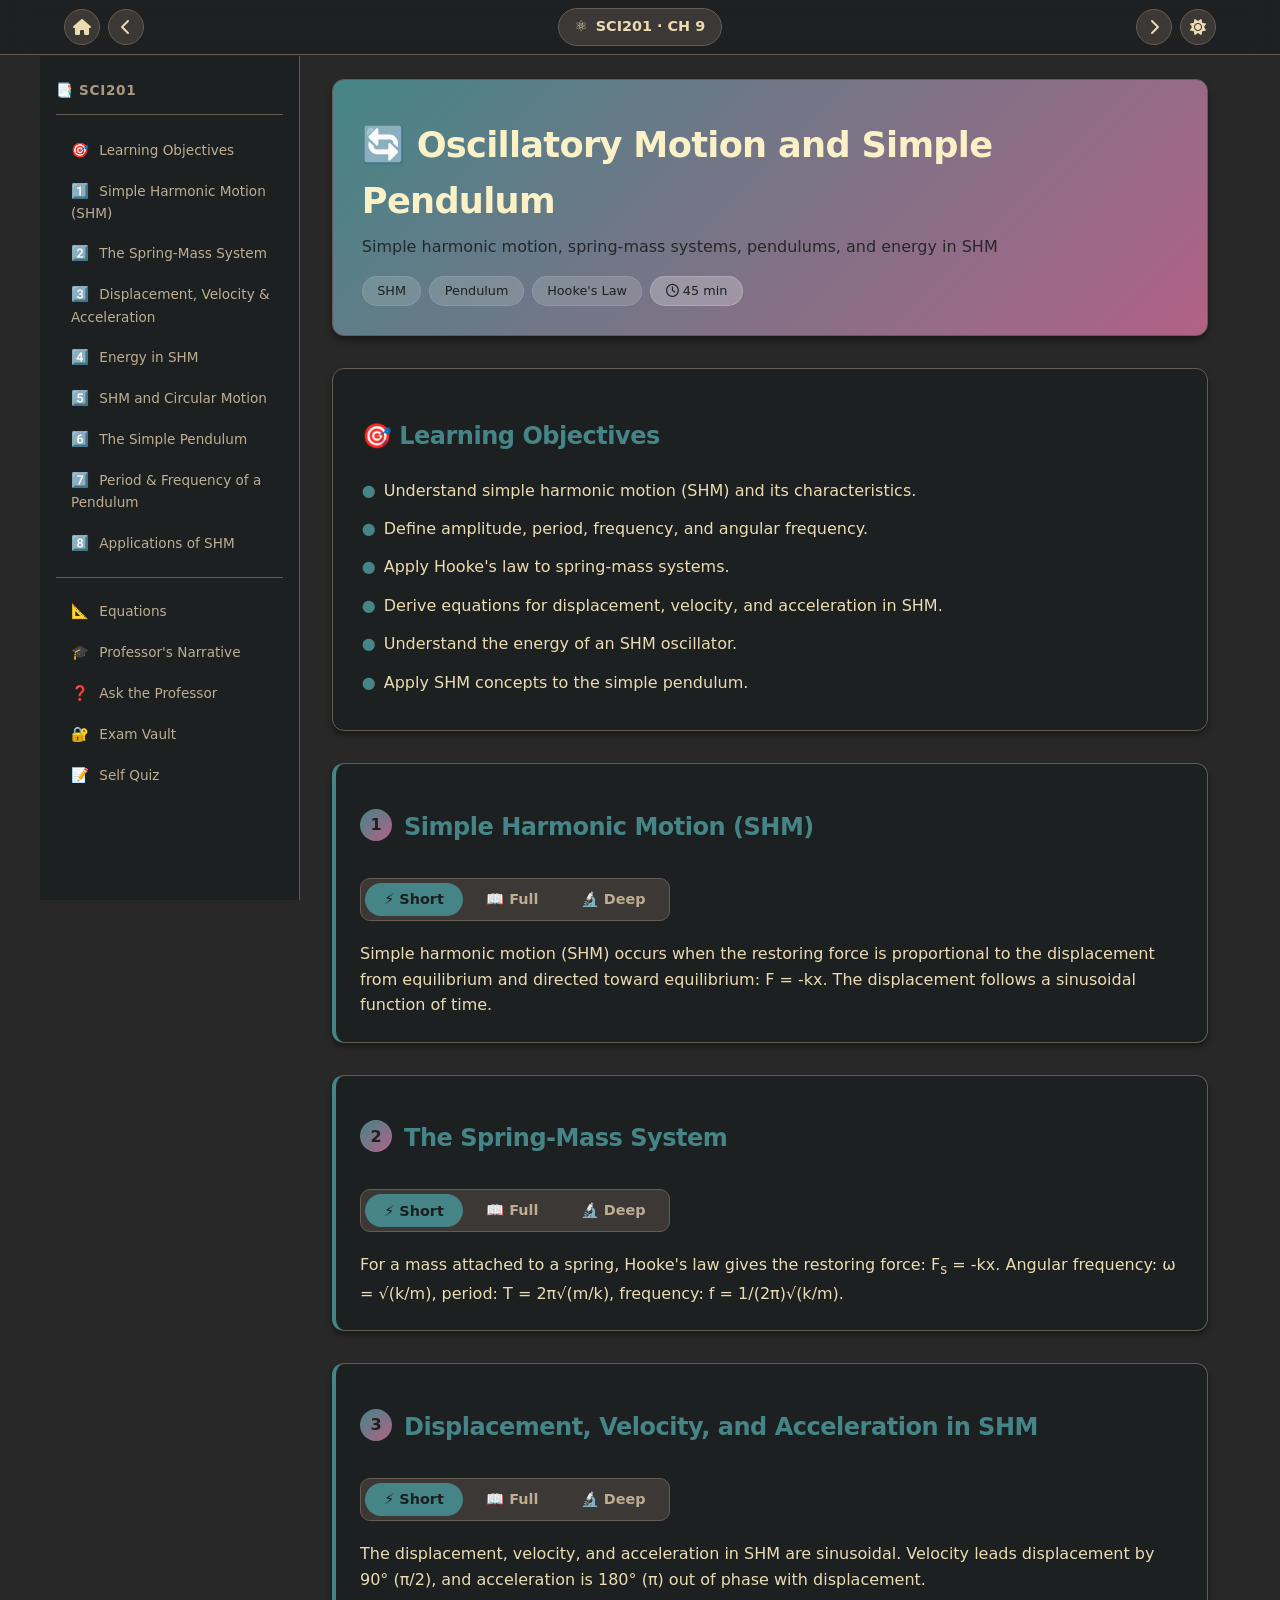
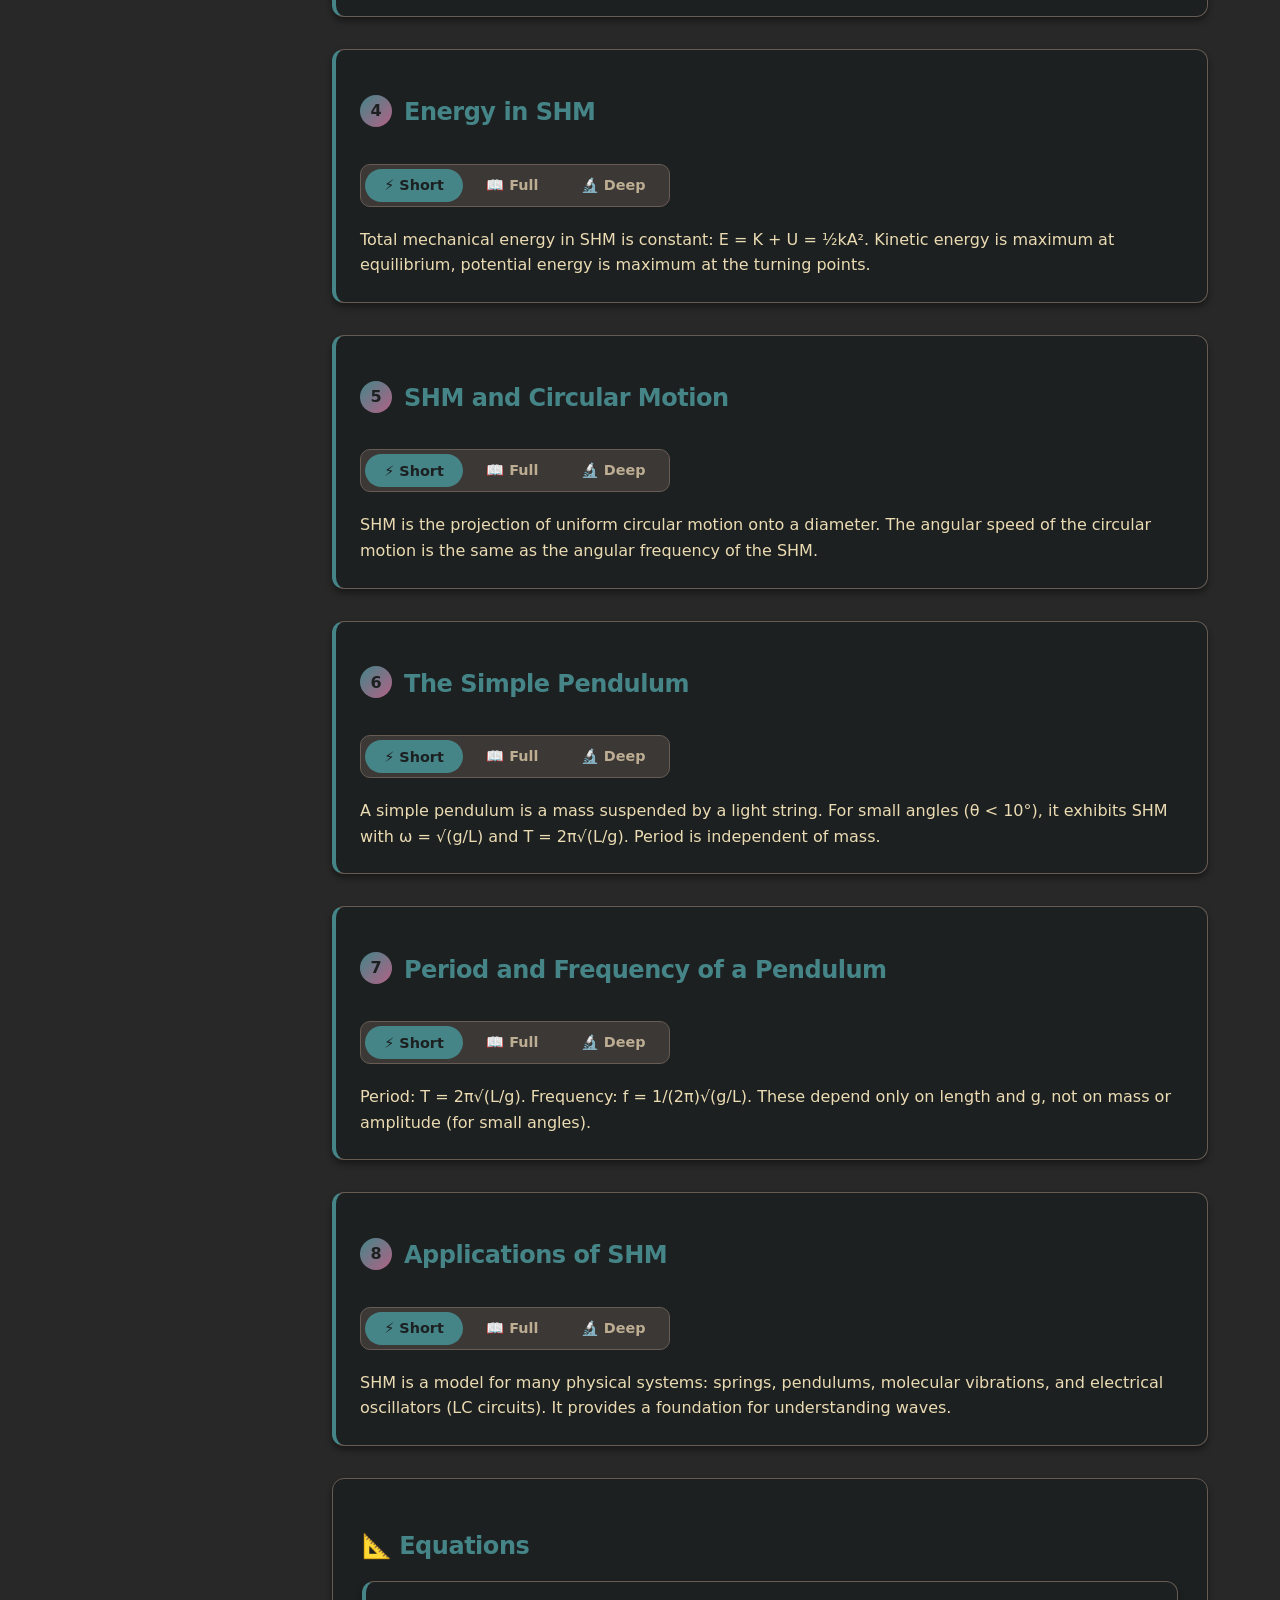
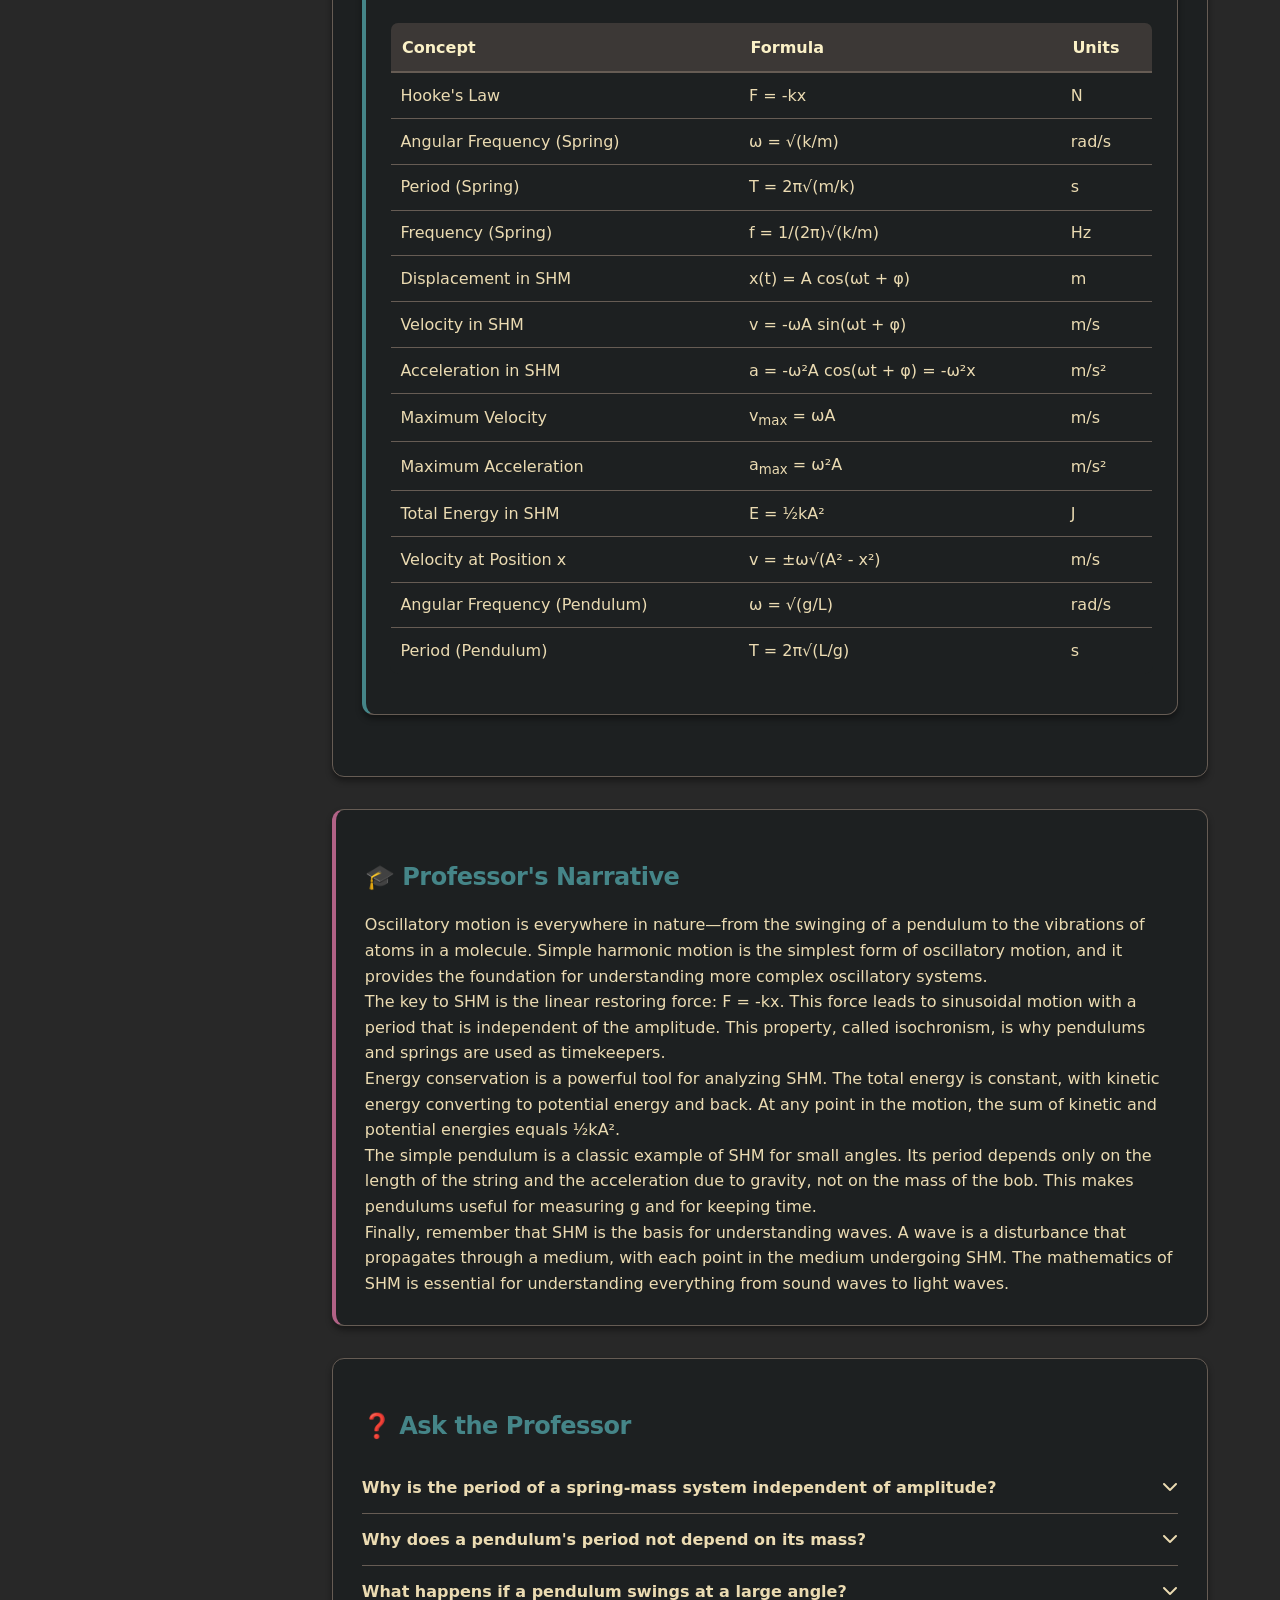
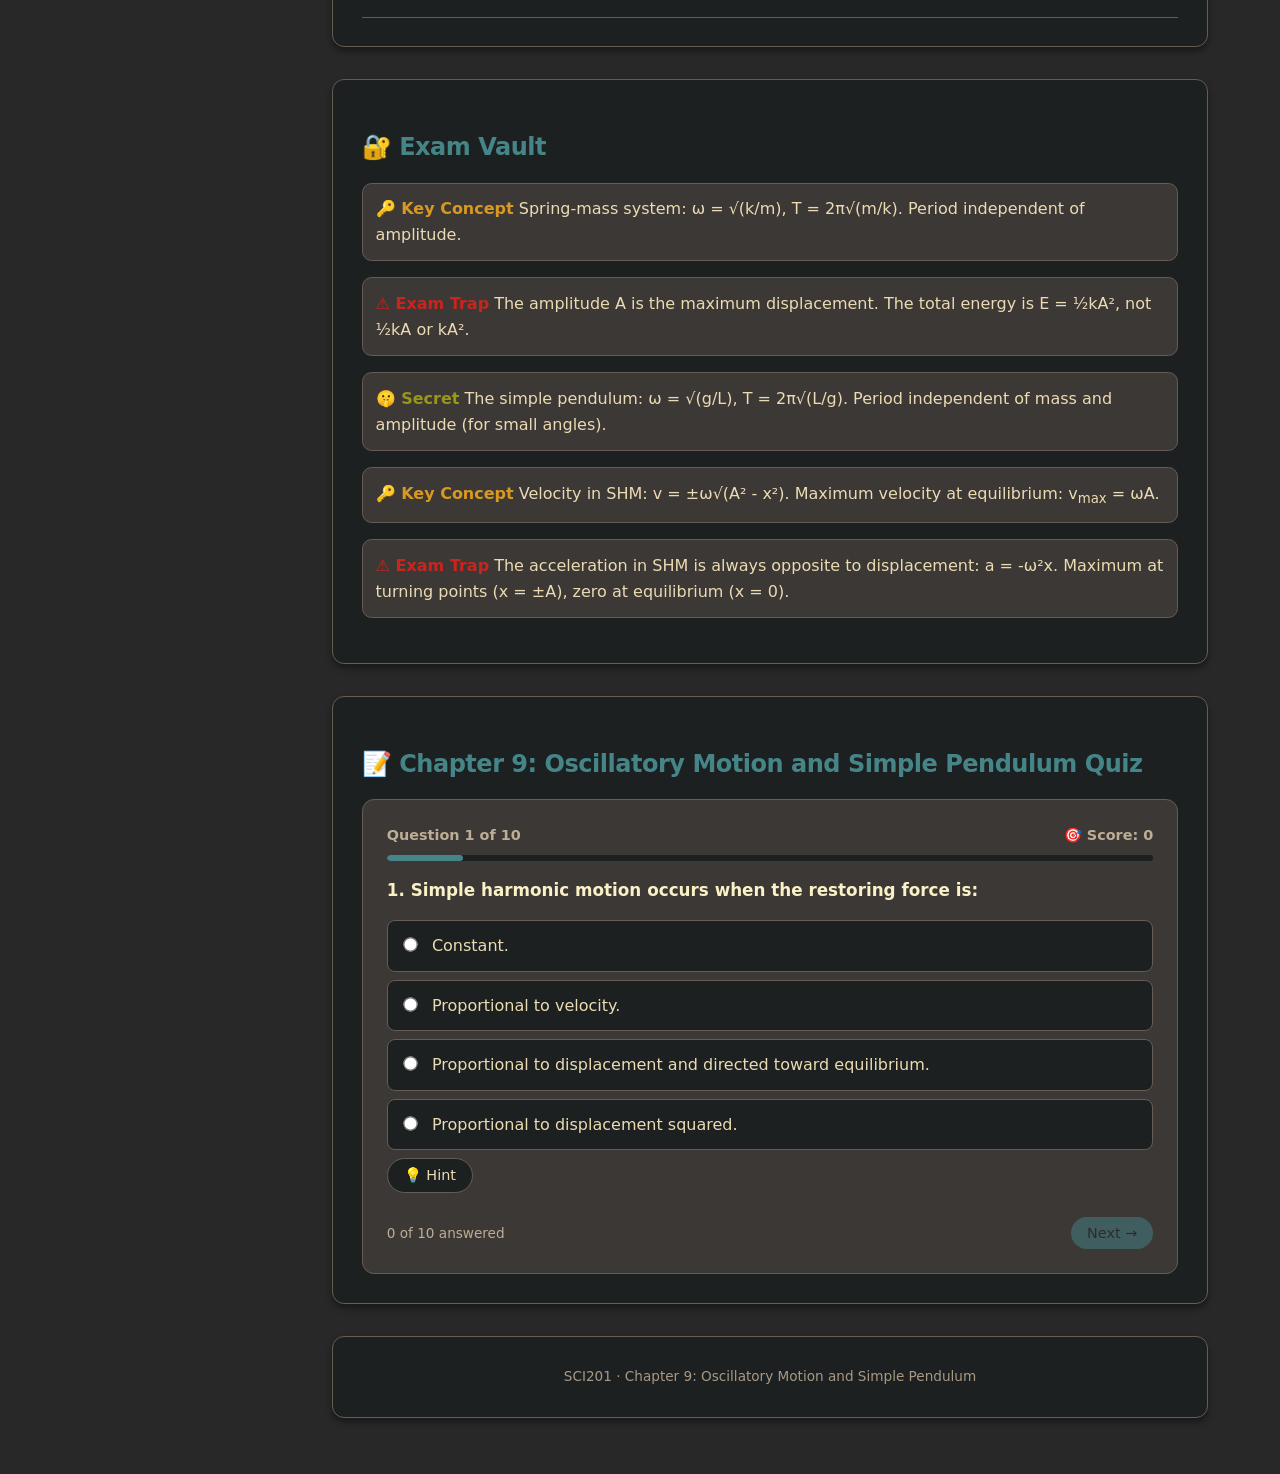
<file: chapters/chapter9.html>
<!doctype html>
<html lang="en">
    <head>
        <meta charset="UTF-8" />
        <meta
            name="viewport"
            content="width=device-width, initial-scale=1.0, user-scalable=yes"
        />
        <title>
            Chapter 9: Oscillatory Motion and Simple Pendulum · SCI201
        </title>
        <link
            rel="stylesheet"
            href="https://cdnjs.cloudflare.com/ajax/libs/font-awesome/6.5.0/css/all.min.css"
        />
        <style>
            /* ================================================================
               GRUVBOX COLOR PALETTE
               ================================================================ */
            :root {
                --bg: #fbf1c7;
                --bg0_h: #f9f5d7;
                --bg0: #fbf1c7;
                --bg1: #ebdbb2;
                --bg2: #d5c4a1;
                --bg3: #bdae93;
                --bg4: #a89984;
                --fg: #3c3836;
                --fg0: #282828;
                --fg1: #3c3836;
                --fg2: #504945;
                --fg3: #665c54;
                --fg4: #7c6f64;
                --gray: #928374;
                --red: #9d0006;
                --green: #79740e;
                --yellow: #b57614;
                --blue: #076678;
                --purple: #8f3f71;
                --aqua: #427b58;
                --orange: #d65d0e;
                --surface: var(--bg0_h);
                --surface-alt: var(--bg1);
                --text: var(--fg1);
                --text-secondary: var(--fg3);
                --text-muted: var(--fg4);
                --border: var(--bg3);
                --border-light: var(--bg2);
                --primary: var(--blue);
                --primary-light: var(--bg2);
                --accent: var(--yellow);
                --success: var(--green);
                --danger: var(--red);
                --warning: var(--orange);
                --shadow-sm: 0 1px 2px rgba(0, 0, 0, 0.05);
                --shadow:
                    0 4px 6px rgba(0, 0, 0, 0.04), 0 1px 3px rgba(0, 0, 0, 0.06);
                --radius: 12px;
                --radius-sm: 8px;
                --transition: 0.2s ease;
                --sidebar-width: 260px;
            }

            [data-theme="dark"] {
                --bg: #282828;
                --bg0_h: #1d2021;
                --bg0: #282828;
                --bg1: #3c3836;
                --bg2: #504945;
                --bg3: #665c54;
                --bg4: #7c6f64;
                --fg: #ebdbb2;
                --fg0: #fbf1c7;
                --fg1: #ebdbb2;
                --fg2: #d5c4a1;
                --fg3: #bdae93;
                --fg4: #a89984;
                --gray: #928374;
                --red: #cc241d;
                --green: #98971a;
                --yellow: #d79921;
                --blue: #458588;
                --purple: #b16286;
                --aqua: #689d6a;
                --orange: #d65d0e;
                --surface: var(--bg0_h);
                --surface-alt: var(--bg1);
                --text: var(--fg1);
                --text-secondary: var(--fg3);
                --text-muted: var(--fg4);
                --border: var(--bg3);
                --border-light: var(--bg2);
                --primary: var(--blue);
                --primary-light: var(--bg2);
                --shadow-sm: 0 1px 2px rgba(0, 0, 0, 0.3);
                --shadow: 0 4px 6px rgba(0, 0, 0, 0.4);
            }

            * {
                margin: 0;
                padding: 0;
                box-sizing: border-box;
            }

            body {
                font-family:
                    system-ui,
                    -apple-system,
                    "Segoe UI",
                    Roboto,
                    sans-serif;
                background: var(--bg);
                color: var(--text);
                line-height: 1.6;
                transition:
                    background var(--transition),
                    color var(--transition);
                min-height: 100vh;
                max-width: 1200px;
                margin: 0 auto;
                overflow-x: hidden;
            }

            .sidebar {
                width: var(--sidebar-width);
                flex-shrink: 0;
                position: sticky;
                top: 56px;
                height: calc(100vh - 56px);
                background: var(--surface);
                border-inline-end: 1px solid var(--border);
                padding: 1.5rem 1rem;
                display: flex;
                flex-direction: column;
                overflow-y: auto;
                overflow-x: hidden;
                z-index: 10;
                transition:
                    background var(--transition),
                    border-color var(--transition);
            }

            .sidebar-header {
                font-weight: 700;
                font-size: 0.85rem;
                text-transform: uppercase;
                letter-spacing: 0.05em;
                color: var(--text-muted);
                margin-bottom: 1rem;
                padding-bottom: 0.75rem;
                border-bottom: 1px solid var(--border);
            }

            .sidebar-nav {
                list-style: none;
                padding: 0;
                margin: 0;
                display: flex;
                flex-direction: column;
                gap: 2px;
            }

            .sidebar-nav li a {
                display: block;
                padding: 0.5rem 0.75rem;
                border-radius: 6px;
                color: var(--text-secondary);
                text-decoration: none;
                font-size: 0.85rem;
                font-weight: 500;
                transition: all 0.15s ease;
                border-left: 3px solid transparent;
            }
            .sidebar-nav li a:hover {
                background: var(--surface-alt);
                color: var(--text);
                border-left-color: var(--border);
            }
            .sidebar-nav li a.active {
                background: var(--primary-light);
                color: var(--primary);
                font-weight: 600;
                border-left-color: var(--primary);
            }
            .sidebar-nav li a .emoji {
                margin-right: 6px;
                font-size: 0.9rem;
            }
            .sidebar-divider {
                border: none;
                border-top: 1px solid var(--border);
                margin: 0.75rem 0;
            }

            .main-wrapper {
                flex: 1;
                min-width: 0;
                padding: 1.5rem 2rem;
            }

            header,
            section,
            footer,
            .concept-card,
            .professor-card,
            .ask-section,
            .vault-section,
            .quiz-section {
                background: var(--surface);
                border-radius: var(--radius);
                padding: 1.8rem;
                margin-bottom: 2rem;
                box-shadow: var(--shadow);
                border: 1px solid var(--border);
            }

            header {
                background: linear-gradient(135deg, var(--blue), var(--purple));
                color: var(--bg0_h);
            }

            h1,
            h2,
            h3 {
                font-weight: 600;
                letter-spacing: -0.02em;
                color: var(--fg0);
                scroll-margin-top: 1rem;
            }
            h1 {
                font-size: 2.2rem;
                margin: 0.5rem 0 0.3rem;
            }
            h2 {
                font-size: 1.5rem;
                margin: 1.2rem 0 1rem;
                display: flex;
                align-items: center;
                gap: 0.5rem;
                color: var(--primary);
            }

            .nav-btn {
                background: var(--primary);
                border: none;
                color: var(--bg0_h);
                padding: 0.5rem 1rem;
                border-radius: 2rem;
                font-weight: 500;
                text-decoration: none;
                display: inline-flex;
                align-items: center;
                gap: 0.4rem;
                font-size: 0.9rem;
                cursor: pointer;
                transition: 0.2s;
                font-family: inherit;
            }
            .nav-btn:hover {
                filter: brightness(1.1);
                text-decoration: none;
                color: var(--bg0_h);
            }
            .nav-btn:disabled {
                opacity: 0.5;
                cursor: not-allowed;
            }

            .tag-list {
                display: flex;
                flex-wrap: wrap;
                gap: 0.5rem;
                margin-top: 1rem;
            }
            .tag {
                background: rgba(255, 255, 255, 0.15);
                color: var(--bg0_h);
                padding: 0.25rem 0.9rem;
                border-radius: 2rem;
                font-size: 0.8rem;
                font-weight: 500;
                border: 1px solid rgba(255, 255, 255, 0.1);
            }
            .tag--accent {
                background: rgba(255, 255, 255, 0.25);
                border-color: rgba(255, 255, 255, 0.2);
            }

            .objectives-list {
                list-style: none;
                padding-left: 0;
            }
            .objectives-list li {
                padding: 0.4rem 0;
                display: flex;
                align-items: baseline;
                gap: 0.5rem;
                color: var(--text);
            }
            .objectives-list li::before {
                content: "●";
                color: var(--primary);
                font-weight: bold;
            }

            .concept-card {
                border-left: 4px solid var(--primary);
                padding: 1.5rem;
                scroll-margin-top: 1rem;
            }
            .concept-header {
                display: flex;
                align-items: center;
                gap: 0.75rem;
                margin-bottom: 1rem;
            }
            .concept-number {
                background: linear-gradient(135deg, var(--blue), var(--purple));
                color: var(--bg0_h);
                width: 32px;
                height: 32px;
                border-radius: 50%;
                display: flex;
                align-items: center;
                justify-content: center;
                font-weight: 700;
            }

            .depth-tabs {
                display: inline-flex;
                gap: 4px;
                margin-bottom: 20px;
                background: var(--surface-alt);
                padding: 4px;
                border-radius: 10px;
                border: 1px solid var(--border);
            }
            .depth-tab {
                background: transparent;
                border: none;
                padding: 0.5rem 1.2rem;
                font-weight: 600;
                color: var(--text-secondary);
                cursor: pointer;
                border-radius: 2rem;
                transition: 0.2s;
                font-size: 0.9rem;
                font-family: inherit;
            }
            .depth-tab.active {
                background: var(--primary);
                color: var(--bg0_h);
            }

            .depth-content {
                display: none;
                animation: fade 0.2s ease;
                color: var(--text);
            }
            .depth-content.active {
                display: block;
            }
            @keyframes fade {
                from {
                    opacity: 0.3;
                }
                to {
                    opacity: 1;
                }
            }

            .formula {
                background: var(--surface-alt);
                padding: 0.8rem 1.2rem;
                border-radius: var(--radius-sm);
                margin: 1rem 0;
                font-family: "Courier New", monospace;
                font-weight: 500;
                border-left: 4px solid var(--primary);
                color: var(--fg0);
            }
            .label {
                display: block;
                font-size: 0.7rem;
                text-transform: uppercase;
                letter-spacing: 0.05em;
                color: var(--primary);
                margin-bottom: 0.2rem;
                font-weight: 600;
            }

            .note-box {
                background: var(--accent);
                border-left: 4px solid var(--orange);
                padding: 0.8rem 1rem;
                border-radius: 0.5rem;
                margin: 1.2rem 0;
                color: var(--bg0_h);
            }
            [data-theme="light"] .note-box {
                color: var(--fg0);
                background: var(--bg2);
            }

            .comparison-table-wrap {
                overflow-x: auto;
                margin: 1rem 0;
            }
            .comparison-table {
                width: 100%;
                border-collapse: collapse;
                background: var(--surface);
                border-radius: 0.5rem;
                overflow: hidden;
                border: 1px solid var(--border);
            }
            .comparison-table th {
                background: var(--surface-alt);
                padding: 0.7rem;
                text-align: left;
                color: var(--fg0);
                border-bottom: 2px solid var(--border);
            }
            .comparison-table td {
                padding: 0.6rem;
                border-bottom: 1px solid var(--border);
                color: var(--text);
            }

            .professor-card {
                border-left: 4px solid var(--purple);
            }
            .vault-entry {
                margin-bottom: 1rem;
                padding: 0.8rem;
                border-radius: 0.6rem;
                background: var(--surface-alt);
                border: 1px solid var(--border);
                color: var(--text);
            }
            .vault-type {
                font-weight: 700;
                margin-bottom: 0.3rem;
            }
            .vault-type--key {
                color: var(--accent);
            }
            .vault-type--trap {
                color: var(--red);
            }
            .vault-type--secret {
                color: var(--green);
            }

            .accordion-item {
                border-bottom: 1px solid var(--border);
            }
            .accordion-trigger {
                width: 100%;
                background: none;
                border: none;
                text-align: left;
                padding: 1rem 0;
                font-weight: 600;
                display: flex;
                justify-content: space-between;
                color: var(--text);
                cursor: pointer;
                font-family: inherit;
                font-size: 1rem;
            }
            .accordion-body {
                max-height: 0;
                overflow: hidden;
                transition: max-height 0.3s ease;
                padding: 0 0.5rem;
                color: var(--text-secondary);
            }
            .accordion-body.open {
                max-height: 300px;
                padding-bottom: 1rem;
            }

            .quiz-card {
                background: var(--surface-alt);
                border: 1px solid var(--border);
                padding: 1.5rem;
                border-radius: var(--radius);
            }
            .quiz-header {
                display: flex;
                justify-content: space-between;
                color: var(--text-secondary);
                margin-bottom: 0.5rem;
                font-weight: 600;
                font-size: 0.9rem;
            }
            .quiz-question {
                font-weight: 600;
                color: var(--fg0);
                margin: 1rem 0;
                font-size: 1.05rem;
                line-height: 1.6;
            }
            .quiz-options label {
                display: block;
                margin: 0.5rem 0;
                cursor: pointer;
                padding: 0.75rem 1rem;
                border-radius: var(--radius-sm);
                border: 1px solid var(--border);
                transition: 0.2s;
                background: var(--surface);
                color: var(--text);
            }
            .quiz-options label:hover {
                border-color: var(--primary);
                background: var(--bg2);
            }
            .quiz-options input[type="radio"] {
                margin-right: 10px;
                accent-color: var(--primary);
                transform: scale(1.1);
            }
            .quiz-feedback {
                background: var(--surface);
                padding: 0.8rem 1rem;
                border-radius: var(--radius-sm);
                margin-top: 1rem;
                border-left: 4px solid var(--primary);
                color: var(--text);
                line-height: 1.6;
            }
            .hidden {
                display: none !important;
            }
            button {
                cursor: pointer;
            }
            footer {
                text-align: center;
                font-size: 0.85rem;
                color: var(--text-muted);
                border-top: 1px solid var(--border);
            }

            #quiz-hint-btn,
            #quiz-prev-btn {
                background: var(--surface);
                color: var(--text);
                border: 1px solid var(--border);
            }
            #quiz-hint-btn:hover,
            #quiz-prev-btn:hover {
                background: var(--primary);
                color: var(--bg0_h);
                border-color: var(--primary);
            }
            #quiz-next-btn,
            #retry-btn {
                background: var(--primary);
                color: var(--bg0_h);
                border: none;
            }
            .score-display {
                color: var(--primary);
                font-weight: 700;
                font-size: 2rem;
            }

            .sidebar-toggle {
                display: none;
                background: var(--primary);
                color: var(--bg0_h);
                border: none;
                width: 40px;
                height: 40px;
                border-radius: 50%;
                font-size: 1.2rem;
                cursor: pointer;
                box-shadow: var(--shadow);
            }

            @media (max-width: 900px) {
                .toolbar-hamburger {
                    display: none !important;
                }
                .sidebar {
                    display: none !important;
                }
                .toolbar {
                    width: 100%;
                    margin-left: 0;
                    margin-right: 0;
                    padding: 0.5rem 1rem;
                    left: 0;
                    right: 0;
                }
                .concept-number {
                    min-width: 32px;
                    min-height: 32px;
                    width: auto;
                    height: auto;
                    padding: 0.25rem 0.5rem;
                    flex-shrink: 0;
                }
                html,
                body {
                    overflow-x: clip;
                    width: 100%;
                }
                .sidebar {
                    position: fixed;
                    left: -100%;
                    top: 56px;
                    height: calc(100vh - 56px);
                    width: 280px;
                    transition: left 0.3s ease;
                    z-index: 15;
                }
                .sidebar.open {
                    left: 0;
                }
                .toolbar-hamburger {
                    display: none !important;
                    align-items: center;
                    justify-content: center;
                }
                .main-wrapper {
                    padding: 1rem;
                    width: 100%;
                }
            }

            .toolbar {
                position: sticky;
                top: 0;
                z-index: 50;
                width: 100vw;
                left: 0;
                right: 0;
                background: rgba(251, 241, 199, 0.85);
                backdrop-filter: blur(12px);
                -webkit-backdrop-filter: blur(12px);
                border-bottom: 1px solid var(--border);
                padding: 0.5rem calc((100vw - 1200px) / 2 + 1.5rem);
                display: flex;
                align-items: center;
                justify-content: space-between;
                gap: 1rem;
                margin-left: calc(-50vw + 600px);
                margin-right: calc(-50vw + 600px);
            }
            [data-theme="dark"] .toolbar {
                background: rgba(29, 32, 33, 0.9);
            }
            .toolbar-left,
            .toolbar-right {
                display: flex;
                align-items: center;
                gap: 0.5rem;
            }
            .toolbar-center {
                display: flex;
                align-items: center;
                gap: 0.5rem;
                font-weight: 700;
                font-size: 0.9rem;
                color: var(--text);
                background: var(--surface-alt);
                padding: 0.4rem 1rem;
                border-radius: 2rem;
                border: 1px solid var(--border);
            }
            .toolbar-btn {
                background: var(--surface-alt);
                border: 1px solid var(--border);
                color: var(--text);
                width: 36px;
                height: 36px;
                border-radius: 50%;
                display: flex;
                align-items: center;
                justify-content: center;
                cursor: pointer;
                text-decoration: none;
                font-size: 1rem;
                transition: all 0.2s ease;
            }
            .toolbar-btn:hover {
                background: var(--primary);
                color: var(--bg0_h);
                border-color: var(--aqua);
            }
            .toolbar-btn.disabled-btn {
                opacity: 0.3;
                cursor: not-allowed;
                pointer-events: none;
            }
            .scroll-top-btn {
                position: fixed;
                bottom: 2rem;
                right: 2rem;
                z-index: 100;
                background: var(--primary);
                color: var(--bg0_h);
                border: none;
                width: 44px;
                height: 44px;
                border-radius: 50%;
                font-size: 1.2rem;
                cursor: pointer;
                box-shadow: var(--shadow);
                display: none;
                align-items: center;
                justify-content: center;
                transition: all 0.3s ease;
            }
            .scroll-top-btn.visible {
                display: flex;
            }
            .scroll-top-btn:hover {
                filter: brightness(1.1);
                transform: translateY(-2px);
            }
            @media (max-width: 900px) {
                .scroll-top-btn {
                    bottom: 1.5rem;
                    right: 1.5rem;
                }
            }
        </style>
    </head>
    <body>
        <aside class="sidebar" id="sidebar">
            <div class="sidebar-header">📑 SCI201</div>
            <ul class="sidebar-nav">
                <li>
                    <a href="#objectives"
                        ><span class="emoji">🎯</span> Learning Objectives</a
                    >
                </li>
                <li>
                    <a href="#concept1"
                        ><span class="emoji">1️⃣</span> Simple Harmonic Motion
                        (SHM)</a
                    >
                </li>
                <li>
                    <a href="#concept2"
                        ><span class="emoji">2️⃣</span> The Spring-Mass System</a
                    >
                </li>
                <li>
                    <a href="#concept3"
                        ><span class="emoji">3️⃣</span> Displacement, Velocity &
                        Acceleration</a
                    >
                </li>
                <li>
                    <a href="#concept4"
                        ><span class="emoji">4️⃣</span> Energy in SHM</a
                    >
                </li>
                <li>
                    <a href="#concept5"
                        ><span class="emoji">5️⃣</span> SHM and Circular
                        Motion</a
                    >
                </li>
                <li>
                    <a href="#concept6"
                        ><span class="emoji">6️⃣</span> The Simple Pendulum</a
                    >
                </li>
                <li>
                    <a href="#concept7"
                        ><span class="emoji">7️⃣</span> Period & Frequency of a
                        Pendulum</a
                    >
                </li>
                <li>
                    <a href="#concept8"
                        ><span class="emoji">8️⃣</span> Applications of SHM</a
                    >
                </li>
                <hr class="sidebar-divider" />
                <li>
                    <a href="#formulas"
                        ><span class="emoji">📐</span> Equations</a
                    >
                </li>
                <li>
                    <a href="#narrative"
                        ><span class="emoji">🎓</span> Professor's Narrative</a
                    >
                </li>
                <li>
                    <a href="#ask-professor"
                        ><span class="emoji">❓</span> Ask the Professor</a
                    >
                </li>
                <li>
                    <a href="#exam-vault"
                        ><span class="emoji">🔐</span> Exam Vault</a
                    >
                </li>
                <li>
                    <a href="#quiz"><span class="emoji">📝</span> Self Quiz</a>
                </li>
            </ul>
        </aside>

        <div class="main-wrapper">
            <header>
                <h1>🔄 Oscillatory Motion and Simple Pendulum</h1>
                <p style="color: var(--bg0_h); opacity: 0.9">
                    Simple harmonic motion, spring-mass systems, pendulums, and
                    energy in SHM
                </p>
                <div class="tag-list">
                    <span class="tag">SHM</span>
                    <span class="tag">Pendulum</span>
                    <span class="tag">Hooke's Law</span>
                    <span class="tag tag--accent"
                        ><i class="fa-regular fa-clock"></i> 45 min</span
                    >
                </div>
            </header>

            <main>
                <section id="objectives">
                    <h2>🎯 Learning Objectives</h2>
                    <ul class="objectives-list">
                        <li>
                            Understand simple harmonic motion (SHM) and its
                            characteristics.
                        </li>
                        <li>
                            Define amplitude, period, frequency, and angular
                            frequency.
                        </li>
                        <li>Apply Hooke's law to spring-mass systems.</li>
                        <li>
                            Derive equations for displacement, velocity, and
                            acceleration in SHM.
                        </li>
                        <li>Understand the energy of an SHM oscillator.</li>
                        <li>Apply SHM concepts to the simple pendulum.</li>
                    </ul>
                </section>

                <div class="concept-card" id="concept1">
                    <div class="concept-header">
                        <span class="concept-number">1</span>
                        <h2>Simple Harmonic Motion (SHM)</h2>
                    </div>
                    <div class="depth-tabs">
                        <button class="depth-tab active" data-layer="short">
                            ⚡ Short
                        </button>
                        <button class="depth-tab" data-layer="full">
                            📖 Full
                        </button>
                        <button class="depth-tab" data-layer="deep">
                            🔬 Deep
                        </button>
                    </div>
                    <div data-layer="short" class="depth-content active">
                        <p>
                            Simple harmonic motion (SHM) occurs when the
                            restoring force is proportional to the displacement
                            from equilibrium and directed toward equilibrium: F
                            = -kx. The displacement follows a sinusoidal
                            function of time.
                        </p>
                    </div>
                    <div data-layer="full" class="depth-content">
                        <p>
                            SHM is the motion of an object where the force
                            acting on it is proportional to its displacement
                            from equilibrium and always directed toward the
                            equilibrium position. The motion is sinusoidal:
                        </p>
                        <div class="formula">
                            <span class="label">Displacement</span> x(t) = A
                            cos(ωt + φ)
                        </div>
                        <p>
                            where x(t) is the displacement at time t, A is the
                            amplitude (maximum displacement), ω is the angular
                            frequency (rad/s), and φ is the phase constant
                            (determines initial conditions).
                        </p>
                    </div>
                    <div data-layer="deep" class="depth-content">
                        <p>
                            SHM is the simplest form of oscillatory motion and
                            serves as a model for many physical systems,
                            including pendulums, springs, and even molecular
                            vibrations. The key characteristic is the linear
                            restoring force (F = -kx), which leads to sinusoidal
                            motion. The motion is periodic—it repeats itself
                            after each period T = 2π/ω. The frequency f = 1/T is
                            the number of oscillations per second.
                        </p>
                    </div>
                </div>

                <div class="concept-card" id="concept2">
                    <div class="concept-header">
                        <span class="concept-number">2</span>
                        <h2>The Spring-Mass System</h2>
                    </div>
                    <div class="depth-tabs">
                        <button class="depth-tab active" data-layer="short">
                            ⚡ Short
                        </button>
                        <button class="depth-tab" data-layer="full">
                            📖 Full
                        </button>
                        <button class="depth-tab" data-layer="deep">
                            🔬 Deep
                        </button>
                    </div>
                    <div data-layer="short" class="depth-content active">
                        <p>
                            For a mass attached to a spring, Hooke's law gives
                            the restoring force: F<sub>s</sub> = -kx. Angular
                            frequency: ω = √(k/m), period: T = 2π√(m/k),
                            frequency: f = 1/(2π)√(k/m).
                        </p>
                    </div>
                    <div data-layer="full" class="depth-content">
                        <p>
                            A mass m attached to a spring of force constant k on
                            a frictionless surface exhibits SHM. Hooke's law
                            gives:
                        </p>
                        <div class="formula">
                            <span class="label">Hooke's Law</span> F<sub>s</sub>
                            = -kx
                        </div>
                        <p>Newton's second law gives: -kx = ma = m(d²x/dt²)</p>
                        <p>
                            This differential equation has the solution x(t) = A
                            cos(ωt + φ), where:
                        </p>
                        <div class="formula">
                            <span class="label">Angular Frequency</span> ω =
                            √(k/m)
                        </div>
                        <div class="formula">
                            <span class="label">Period</span> T = 2π/ω =
                            2π√(m/k)
                        </div>
                    </div>
                    <div data-layer="deep" class="depth-content">
                        <p>
                            The period and frequency depend only on the mass and
                            the spring constant, not on the amplitude. This is
                            called isochronism—the period is independent of the
                            amplitude. This property makes SHM oscillators
                            useful for timekeeping. A stiffer spring (larger k)
                            gives a higher frequency. A larger mass gives a
                            lower frequency.
                        </p>
                    </div>
                </div>

                <div class="concept-card" id="concept3">
                    <div class="concept-header">
                        <span class="concept-number">3</span>
                        <h2>Displacement, Velocity, and Acceleration in SHM</h2>
                    </div>
                    <div class="depth-tabs">
                        <button class="depth-tab active" data-layer="short">
                            ⚡ Short
                        </button>
                        <button class="depth-tab" data-layer="full">
                            📖 Full
                        </button>
                        <button class="depth-tab" data-layer="deep">
                            🔬 Deep
                        </button>
                    </div>
                    <div data-layer="short" class="depth-content active">
                        <p>
                            The displacement, velocity, and acceleration in SHM
                            are sinusoidal. Velocity leads displacement by 90°
                            (π/2), and acceleration is 180° (π) out of phase
                            with displacement.
                        </p>
                    </div>
                    <div data-layer="full" class="depth-content">
                        <p>The equations for SHM are:</p>
                        <div class="formula">
                            <span class="label">Displacement</span> x(t) = A
                            cos(ωt + φ)
                        </div>
                        <div class="formula">
                            <span class="label">Velocity</span> v(t) = -ωA
                            sin(ωt + φ)
                        </div>
                        <div class="formula">
                            <span class="label">Acceleration</span> a(t) = -ω²A
                            cos(ωt + φ) = -ω²x(t)
                        </div>
                        <p>
                            The maximum values are: v<sub>max</sub> = ωA, a<sub
                                >max</sub
                            >
                            = ω²A = (k/m)A.
                        </p>
                    </div>
                    <div data-layer="deep" class="depth-content">
                        <p>
                            When displacement is maximum (x = A), velocity is
                            zero and acceleration is maximum (negative). When
                            displacement is zero (at equilibrium), velocity is
                            maximum and acceleration is zero. Velocity leads
                            displacement by 90°. Acceleration is always opposite
                            to displacement (a = -ω²x).
                        </p>
                    </div>
                </div>

                <div class="concept-card" id="concept4">
                    <div class="concept-header">
                        <span class="concept-number">4</span>
                        <h2>Energy in SHM</h2>
                    </div>
                    <div class="depth-tabs">
                        <button class="depth-tab active" data-layer="short">
                            ⚡ Short
                        </button>
                        <button class="depth-tab" data-layer="full">
                            📖 Full
                        </button>
                        <button class="depth-tab" data-layer="deep">
                            🔬 Deep
                        </button>
                    </div>
                    <div data-layer="short" class="depth-content active">
                        <p>
                            Total mechanical energy in SHM is constant: E = K +
                            U = ½kA². Kinetic energy is maximum at equilibrium,
                            potential energy is maximum at the turning points.
                        </p>
                    </div>
                    <div data-layer="full" class="depth-content">
                        <p>For a spring-mass system:</p>
                        <div class="formula">
                            <span class="label">Kinetic Energy</span> K = ½mv² =
                            ½kA² sin²(ωt + φ)
                        </div>
                        <div class="formula">
                            <span class="label">Potential Energy</span> U = ½kx²
                            = ½kA² cos²(ωt + φ)
                        </div>
                        <div class="formula">
                            <span class="label">Total Energy</span> E = K + U =
                            ½kA² = ½mω²A²
                        </div>
                        <p>At any position x: v = ±ω√(A² - x²).</p>
                    </div>
                    <div data-layer="deep" class="depth-content">
                        <p>
                            Energy conservation is a powerful tool for solving
                            SHM problems. The total energy is constant, with
                            kinetic energy converted to potential energy and
                            back. At the turning points (x = ±A), all energy is
                            potential (U = ½kA², K = 0). At equilibrium (x = 0),
                            all energy is kinetic (K = ½kA², U = 0).
                        </p>
                    </div>
                </div>

                <div class="concept-card" id="concept5">
                    <div class="concept-header">
                        <span class="concept-number">5</span>
                        <h2>SHM and Circular Motion</h2>
                    </div>
                    <div class="depth-tabs">
                        <button class="depth-tab active" data-layer="short">
                            ⚡ Short
                        </button>
                        <button class="depth-tab" data-layer="full">
                            📖 Full
                        </button>
                        <button class="depth-tab" data-layer="deep">
                            🔬 Deep
                        </button>
                    </div>
                    <div data-layer="short" class="depth-content active">
                        <p>
                            SHM is the projection of uniform circular motion
                            onto a diameter. The angular speed of the circular
                            motion is the same as the angular frequency of the
                            SHM.
                        </p>
                    </div>
                    <div data-layer="full" class="depth-content">
                        <p>
                            If a particle moves in a circle of radius A with
                            constant angular speed ω, the projection of its
                            position onto the x-axis is:
                        </p>
                        <div class="formula">
                            <span class="label">Projection</span> x(t) = A
                            cos(ωt + φ)
                        </div>
                        <p>
                            This is exactly the same as the displacement in SHM.
                            The projection of velocity is v(t) = -ωA sin(ωt +
                            φ), and the projection of acceleration is a(t) =
                            -ω²A cos(ωt + φ).
                        </p>
                    </div>
                    <div data-layer="deep" class="depth-content">
                        <p>
                            This analogy allows us to visualize SHM as the
                            shadow of circular motion. The amplitude of the SHM
                            is the radius of the circle. The angular frequency
                            of the SHM is the angular speed of the circular
                            motion. The phase constant is the initial angle of
                            the particle on the circle.
                        </p>
                    </div>
                </div>

                <div class="concept-card" id="concept6">
                    <div class="concept-header">
                        <span class="concept-number">6</span>
                        <h2>The Simple Pendulum</h2>
                    </div>
                    <div class="depth-tabs">
                        <button class="depth-tab active" data-layer="short">
                            ⚡ Short
                        </button>
                        <button class="depth-tab" data-layer="full">
                            📖 Full
                        </button>
                        <button class="depth-tab" data-layer="deep">
                            🔬 Deep
                        </button>
                    </div>
                    <div data-layer="short" class="depth-content active">
                        <p>
                            A simple pendulum is a mass suspended by a light
                            string. For small angles (θ < 10°), it exhibits SHM
                            with ω = √(g/L) and T = 2π√(L/g). Period is
                            independent of mass.
                        </p>
                    </div>
                    <div data-layer="full" class="depth-content">
                        <p>
                            A simple pendulum consists of a bob of mass m
                            attached to a string of length L. The restoring
                            force is the tangential component of gravity:
                        </p>
                        <div class="formula">
                            <span class="label">Restoring Force</span> F<sub
                                >t</sub
                            >
                            = -mg sin θ
                        </div>
                        <p>
                            For small angles, sin θ ≈ θ, so F<sub>t</sub> =
                            -mgθ. Using θ = x/L, the equation of motion becomes:
                        </p>
                        <div class="formula">
                            <span class="label">Equation of Motion</span>
                            d²θ/dt² = -(g/L)θ
                        </div>
                        <p>
                            This is the SHM equation with ω = √(g/L) and T =
                            2π√(L/g).
                        </p>
                    </div>
                    <div data-layer="deep" class="depth-content">
                        <p>
                            The period depends only on the length and g, not on
                            the mass or amplitude (for small angles). This
                            property makes pendulums useful for
                            timekeeping—grandfather clocks use pendulums. The
                            pendulum also provides a method for measuring g by
                            measuring the period and length.
                        </p>
                    </div>
                </div>

                <div class="concept-card" id="concept7">
                    <div class="concept-header">
                        <span class="concept-number">7</span>
                        <h2>Period and Frequency of a Pendulum</h2>
                    </div>
                    <div class="depth-tabs">
                        <button class="depth-tab active" data-layer="short">
                            ⚡ Short
                        </button>
                        <button class="depth-tab" data-layer="full">
                            📖 Full
                        </button>
                        <button class="depth-tab" data-layer="deep">
                            🔬 Deep
                        </button>
                    </div>
                    <div data-layer="short" class="depth-content active">
                        <p>
                            Period: T = 2π√(L/g). Frequency: f = 1/(2π)√(g/L).
                            These depend only on length and g, not on mass or
                            amplitude (for small angles).
                        </p>
                    </div>
                    <div data-layer="full" class="depth-content">
                        <p>For a simple pendulum:</p>
                        <div class="formula">
                            <span class="label">Period</span> T = 2π√(L/g)
                        </div>
                        <div class="formula">
                            <span class="label">Frequency</span> f = 1/T =
                            1/(2π)√(g/L)
                        </div>
                        <div class="formula">
                            <span class="label">Angular Frequency</span> ω = 2πf
                            = √(g/L)
                        </div>
                        <p>
                            Longer pendulums have longer periods. Stronger
                            gravity gives shorter periods.
                        </p>
                    </div>
                    <div data-layer="deep" class="depth-content">
                        <p>
                            The independence of period from amplitude is called
                            isochronism. It's what makes pendulums useful as
                            timekeepers. For larger angles, the period depends
                            on amplitude, which is why pendulum clocks use small
                            amplitudes. The formula T = 2π√(L/g) is valid for
                            angles less than about 10°.
                        </p>
                    </div>
                </div>

                <div class="concept-card" id="concept8">
                    <div class="concept-header">
                        <span class="concept-number">8</span>
                        <h2>Applications of SHM</h2>
                    </div>
                    <div class="depth-tabs">
                        <button class="depth-tab active" data-layer="short">
                            ⚡ Short
                        </button>
                        <button class="depth-tab" data-layer="full">
                            📖 Full
                        </button>
                        <button class="depth-tab" data-layer="deep">
                            🔬 Deep
                        </button>
                    </div>
                    <div data-layer="short" class="depth-content active">
                        <p>
                            SHM is a model for many physical systems: springs,
                            pendulums, molecular vibrations, and electrical
                            oscillators (LC circuits). It provides a foundation
                            for understanding waves.
                        </p>
                    </div>
                    <div data-layer="full" class="depth-content">
                        <p>Examples of SHM in nature and technology:</p>
                        <p>
                            <strong>Mechanical:</strong> Springs, pendulums,
                            balance wheels in watches
                        </p>
                        <p>
                            <strong>Atomic:</strong> Molecular vibrations
                            (infrared spectroscopy)
                        </p>
                        <p>
                            <strong>Electrical:</strong> LC circuits (radio
                            transmitters and receivers)
                        </p>
                        <p>
                            <strong>Acoustical:</strong> Musical instruments
                            (vibrating strings and air columns)
                        </p>
                        <p>
                            <strong>Seismic:</strong> Earthquake waves
                            (oscillations of the ground)
                        </p>
                    </div>
                    <div data-layer="deep" class="depth-content">
                        <p>
                            SHM is the foundation for understanding wave motion.
                            A wave is essentially a coupled system of
                            oscillators, with energy transferred from one
                            oscillator to the next. The mathematics of SHM
                            (sinusoidal functions, complex exponentials) is used
                            extensively in physics, engineering, and signal
                            processing.
                        </p>
                    </div>
                </div>

                <section id="formulas">
                    <h2>📐 Equations</h2>
                    <div class="concept-card">
                        <div class="comparison-table-wrap">
                            <table class="comparison-table">
                                <thead>
                                    <tr>
                                        <th>Concept</th>
                                        <th>Formula</th>
                                        <th>Units</th>
                                    </tr>
                                </thead>
                                <tbody>
                                    <tr>
                                        <td>Hooke's Law</td>
                                        <td>F = -kx</td>
                                        <td>N</td>
                                    </tr>
                                    <tr>
                                        <td>Angular Frequency (Spring)</td>
                                        <td>ω = √(k/m)</td>
                                        <td>rad/s</td>
                                    </tr>
                                    <tr>
                                        <td>Period (Spring)</td>
                                        <td>T = 2π√(m/k)</td>
                                        <td>s</td>
                                    </tr>
                                    <tr>
                                        <td>Frequency (Spring)</td>
                                        <td>f = 1/(2π)√(k/m)</td>
                                        <td>Hz</td>
                                    </tr>
                                    <tr>
                                        <td>Displacement in SHM</td>
                                        <td>x(t) = A cos(ωt + φ)</td>
                                        <td>m</td>
                                    </tr>
                                    <tr>
                                        <td>Velocity in SHM</td>
                                        <td>v = -ωA sin(ωt + φ)</td>
                                        <td>m/s</td>
                                    </tr>
                                    <tr>
                                        <td>Acceleration in SHM</td>
                                        <td>a = -ω²A cos(ωt + φ) = -ω²x</td>
                                        <td>m/s²</td>
                                    </tr>
                                    <tr>
                                        <td>Maximum Velocity</td>
                                        <td>v<sub>max</sub> = ωA</td>
                                        <td>m/s</td>
                                    </tr>
                                    <tr>
                                        <td>Maximum Acceleration</td>
                                        <td>a<sub>max</sub> = ω²A</td>
                                        <td>m/s²</td>
                                    </tr>
                                    <tr>
                                        <td>Total Energy in SHM</td>
                                        <td>E = ½kA²</td>
                                        <td>J</td>
                                    </tr>
                                    <tr>
                                        <td>Velocity at Position x</td>
                                        <td>v = ±ω√(A² - x²)</td>
                                        <td>m/s</td>
                                    </tr>
                                    <tr>
                                        <td>Angular Frequency (Pendulum)</td>
                                        <td>ω = √(g/L)</td>
                                        <td>rad/s</td>
                                    </tr>
                                    <tr>
                                        <td>Period (Pendulum)</td>
                                        <td>T = 2π√(L/g)</td>
                                        <td>s</td>
                                    </tr>
                                </tbody>
                            </table>
                        </div>
                    </div>
                </section>

                <section class="professor-card" id="narrative">
                    <h2>🎓 Professor's Narrative</h2>
                    <p>
                        Oscillatory motion is everywhere in nature—from the
                        swinging of a pendulum to the vibrations of atoms in a
                        molecule. Simple harmonic motion is the simplest form of
                        oscillatory motion, and it provides the foundation for
                        understanding more complex oscillatory systems.
                    </p>
                    <p>
                        The key to SHM is the linear restoring force: F = -kx.
                        This force leads to sinusoidal motion with a period that
                        is independent of the amplitude. This property, called
                        isochronism, is why pendulums and springs are used as
                        timekeepers.
                    </p>
                    <p>
                        Energy conservation is a powerful tool for analyzing
                        SHM. The total energy is constant, with kinetic energy
                        converting to potential energy and back. At any point in
                        the motion, the sum of kinetic and potential energies
                        equals ½kA².
                    </p>
                    <p>
                        The simple pendulum is a classic example of SHM for
                        small angles. Its period depends only on the length of
                        the string and the acceleration due to gravity, not on
                        the mass of the bob. This makes pendulums useful for
                        measuring g and for keeping time.
                    </p>
                    <p>
                        Finally, remember that SHM is the basis for
                        understanding waves. A wave is a disturbance that
                        propagates through a medium, with each point in the
                        medium undergoing SHM. The mathematics of SHM is
                        essential for understanding everything from sound waves
                        to light waves.
                    </p>
                </section>

                <section class="ask-section" id="ask-professor">
                    <h2>❓ Ask the Professor</h2>
                    <div class="accordion">
                        <div class="accordion-item">
                            <button class="accordion-trigger">
                                Why is the period of a spring-mass system
                                independent of amplitude?
                                <i class="fa-solid fa-chevron-down"></i>
                            </button>
                            <div class="accordion-body">
                                <p>
                                    The restoring force F = -kx is linear—it
                                    increases linearly with displacement. This
                                    leads to a differential equation (d²x/dt² =
                                    -(k/m)x) whose solution is sinusoidal with
                                    angular frequency ω = √(k/m), which is
                                    independent of amplitude. The amplitude only
                                    affects the starting point.
                                </p>
                            </div>
                        </div>
                        <div class="accordion-item">
                            <button class="accordion-trigger">
                                Why does a pendulum's period not depend on its
                                mass? <i class="fa-solid fa-chevron-down"></i>
                            </button>
                            <div class="accordion-body">
                                <p>
                                    The restoring force is the tangential
                                    component of gravity: F<sub>t</sub> = -mg
                                    sin θ. The acceleration is a<sub>t</sub> =
                                    F<sub>t</sub>/m = -g sin θ. Notice that the
                                    mass cancels out—the acceleration depends
                                    only on g and θ. Therefore, the period is
                                    independent of mass.
                                </p>
                            </div>
                        </div>
                        <div class="accordion-item">
                            <button class="accordion-trigger">
                                What happens if a pendulum swings at a large
                                angle? <i class="fa-solid fa-chevron-down"></i>
                            </button>
                            <div class="accordion-body">
                                <p>
                                    The approximation sin θ ≈ θ is no longer
                                    valid. The period becomes dependent on
                                    amplitude—larger amplitudes have longer
                                    periods. This is why pendulum clocks use
                                    small amplitudes (typically less than 5°).
                                    For larger angles, the period is given by an
                                    elliptic integral.
                                </p>
                            </div>
                        </div>
                    </div>
                </section>

                <section class="vault-section" id="exam-vault">
                    <h2>🔐 Exam Vault</h2>
                    <div class="vault-entry">
                        <span class="vault-type vault-type--key"
                            >🔑 Key Concept</span
                        >
                        Spring-mass system: ω = √(k/m), T = 2π√(m/k). Period
                        independent of amplitude.
                    </div>
                    <div class="vault-entry">
                        <span class="vault-type vault-type--trap"
                            >⚠️ Exam Trap</span
                        >
                        The amplitude A is the maximum displacement. The total
                        energy is E = ½kA², not ½kA or kA².
                    </div>
                    <div class="vault-entry">
                        <span class="vault-type vault-type--secret"
                            >🤫 Secret</span
                        >
                        The simple pendulum: ω = √(g/L), T = 2π√(L/g). Period
                        independent of mass and amplitude (for small angles).
                    </div>
                    <div class="vault-entry">
                        <span class="vault-type vault-type--key"
                            >🔑 Key Concept</span
                        >
                        Velocity in SHM: v = ±ω√(A² - x²). Maximum velocity at
                        equilibrium: v<sub>max</sub> = ωA.
                    </div>
                    <div class="vault-entry">
                        <span class="vault-type vault-type--trap"
                            >⚠️ Exam Trap</span
                        >
                        The acceleration in SHM is always opposite to
                        displacement: a = -ω²x. Maximum at turning points (x =
                        ±A), zero at equilibrium (x = 0).
                    </div>
                </section>

                <section class="quiz-section" id="quiz">
                    <h2>
                        📝 Chapter 9: Oscillatory Motion and Simple Pendulum
                        Quiz
                    </h2>
                    <div id="quiz-container"></div>
                </section>
            </main>

            <footer>
                SCI201 · Chapter 9: Oscillatory Motion and Simple Pendulum
            </footer>
        </div>

        <script>
            (function () {
                window.toggleTheme = function () {
                    const html = document.documentElement;
                    const cur = html.getAttribute("data-theme");
                    const next = cur === "dark" ? "light" : "dark";
                    html.setAttribute("data-theme", next);
                    localStorage.setItem("garden_theme", next);
                };
                const saved = localStorage.getItem("garden_theme") || "dark";
                document.documentElement.setAttribute("data-theme", saved);

                document.querySelectorAll(".depth-tabs").forEach((tabGroup) => {
                    const card = tabGroup.closest(".concept-card");
                    if (!card) return;
                    const tabs = tabGroup.querySelectorAll(".depth-tab");
                    const contents = card.querySelectorAll(".depth-content");
                    tabs.forEach((tab) => {
                        tab.addEventListener("click", function () {
                            const layer = this.dataset.layer;
                            tabs.forEach((t) => t.classList.remove("active"));
                            this.classList.add("active");
                            contents.forEach((c) => {
                                c.classList.remove("active");
                                if (c.dataset.layer === layer)
                                    c.classList.add("active");
                            });
                        });
                    });
                });

                document
                    .querySelectorAll(".accordion-trigger")
                    .forEach((btn) => {
                        btn.addEventListener("click", function () {
                            const body = this.nextElementSibling;
                            const isOpen = body.classList.contains("open");
                            const section = this.closest(".accordion");
                            section
                                .querySelectorAll(".accordion-body")
                                .forEach((b) => b.classList.remove("open"));
                            if (!isOpen) body.classList.add("open");
                        });
                    });

                const currentStatus = localStorage.getItem("chapter_9_status");
                if (!currentStatus || currentStatus === "not-started") {
                    localStorage.setItem("chapter_9_status", "viewed");
                }
            })();
        </script>

        <script src="../js/quiz.js"></script>
        <script>
            initQuiz({
                chapterNum: 9,
                quizData: [
                    {
                        question:
                            "1. Simple harmonic motion occurs when the restoring force is:",
                        options: [
                            "Constant.",
                            "Proportional to velocity.",
                            "Proportional to displacement and directed toward equilibrium.",
                            "Proportional to displacement squared.",
                        ],
                        correct: 2,
                        explanation: "Hooke's law: F = -kx.",
                        hint: "Hooke's law: F = -kx.",
                    },
                    {
                        question:
                            "2. The period of a spring-mass system is given by:",
                        options: [
                            "T = 2π√(k/m).",
                            "T = 2π√(m/k).",
                            "T = √(k/m).",
                            "T = 2πm/k.",
                        ],
                        correct: 1,
                        explanation:
                            "T = 2π√(m/k), period depends on mass and spring constant.",
                        hint: "Check the formula for period.",
                    },
                    {
                        question: "3. The amplitude of SHM is:",
                        options: [
                            "The maximum velocity.",
                            "The maximum displacement.",
                            "The maximum acceleration.",
                            "The frequency.",
                        ],
                        correct: 1,
                        explanation:
                            "Amplitude A is the maximum displacement from equilibrium.",
                        hint: "Amplitude is the maximum displacement from equilibrium.",
                    },
                    {
                        question:
                            "4. At the equilibrium position in SHM, the velocity is:",
                        options: ["Zero.", "Maximum.", "Minimum.", "Constant."],
                        correct: 1,
                        explanation:
                            "The mass passes through equilibrium with maximum speed.",
                        hint: "The mass passes through equilibrium with maximum speed.",
                    },
                    {
                        question:
                            "5. The total energy of a spring-mass oscillator in SHM is:",
                        options: ["½kA².", "½kA.", "kA².", "½mv²."],
                        correct: 0,
                        explanation: "Total energy is constant at E = ½kA².",
                        hint: "Energy is constant and depends on amplitude.",
                    },
                    {
                        question: "6. The simple pendulum has SHM for:",
                        options: [
                            "All angles.",
                            "Small angles (less than 10°).",
                            "Large angles only.",
                            "No angles.",
                        ],
                        correct: 1,
                        explanation:
                            "The approximation sin θ ≈ θ is needed, valid for small angles.",
                        hint: "The approximation sin θ ≈ θ is needed.",
                    },
                    {
                        question:
                            "7. The period of a simple pendulum depends on:",
                        options: [
                            "Mass only.",
                            "Length only.",
                            "Both mass and length.",
                            "Neither mass nor length.",
                        ],
                        correct: 1,
                        explanation:
                            "T = 2π√(L/g), depends only on length and gravity.",
                        hint: "T = 2π√(L/g).",
                    },
                    {
                        question: "8. SHM can be modeled as the projection of:",
                        options: [
                            "Uniform linear motion.",
                            "Uniform circular motion.",
                            "Uniform acceleration.",
                            "Random motion.",
                        ],
                        correct: 1,
                        explanation:
                            "SHM is the projection of uniform circular motion onto a diameter.",
                        hint: "Think about the circular motion analogy.",
                    },
                    {
                        question:
                            "9. The angular frequency of a simple pendulum is:",
                        options: [
                            "ω = √(g/L).",
                            "ω = √(L/g).",
                            "ω = g/L.",
                            "ω = L/g.",
                        ],
                        correct: 0,
                        explanation: "ω = √(g/L) for a simple pendulum.",
                        hint: "Check the formula for angular frequency.",
                    },
                    {
                        question: "10. The maximum acceleration in SHM is:",
                        options: [
                            "a_max = ωA.",
                            "a_max = ω²A.",
                            "a_max = ω/A.",
                            "a_max = A/ω.",
                        ],
                        correct: 1,
                        explanation:
                            "a_max = ω²A, occurs at the turning points.",
                        hint: "Acceleration is maximum at the turning points.",
                    },
                ],
            });
        </script>
        <button
            class="scroll-top-btn"
            onclick="window.scrollTo({ top: 0, behavior: 'smooth' })"
            title="Back to top"
        >
            <i class="fa-solid fa-arrow-up"></i>
        </button>
        <script src="../js/toolbar.js"></script>
    </body>
</html>
</file>
